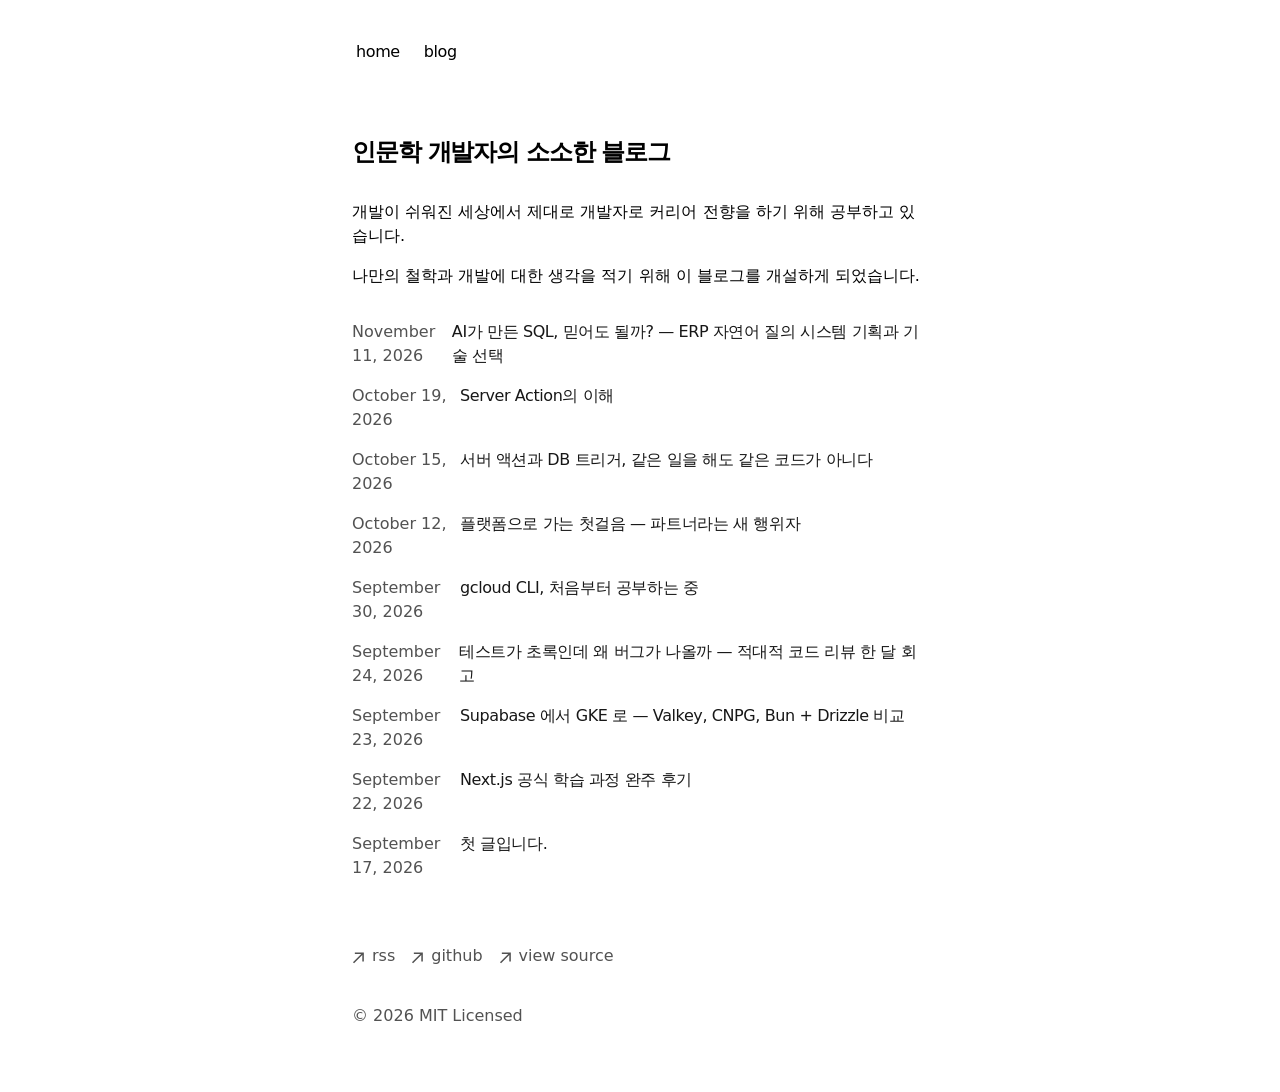
<file: index.html>
<!DOCTYPE html><!--oyrgmF1Dx3ictpBRRsKuO--><html lang="ko" class="text-black bg-white dark:text-white dark:bg-black geistsans_d5a4f12f-module__oi7R6W__variable geistmono_157ca88a-module__osPrOG__variable"><head><meta charSet="utf-8"/><meta name="viewport" content="width=device-width, initial-scale=1"/><link rel="preload" href="/_next/static/media/GeistMono_Variable.p.aabdd940.woff2" as="font" crossorigin="" type="font/woff2"/><link rel="preload" href="/_next/static/media/Geist_Variable-s.p.35889d8b.woff2" as="font" crossorigin="" type="font/woff2"/><link rel="stylesheet" href="/_next/static/chunks/dd1597630cc93c74.css" data-precedence="next"/><link rel="preload" as="script" fetchPriority="low" href="/_next/static/chunks/ae3509c3d6883f83.js"/><script src="/_next/static/chunks/a9077698ef76e11f.js" async=""></script><script src="/_next/static/chunks/7e861fa2f6e8dac3.js" async=""></script><script src="/_next/static/chunks/cb73eba711e282ea.js" async=""></script><script src="/_next/static/chunks/turbopack-9a8213828bfe24ab.js" async=""></script><script src="/_next/static/chunks/1af1dd91bd03bb80.js" async=""></script><script src="/_next/static/chunks/cc5639b053815f24.js" async=""></script><script src="/_next/static/chunks/4904848246fadb45.js" async=""></script><meta name="next-size-adjust" content=""/><title>인문학 개발자의 소소한 블로그</title><meta name="description" content="개발하면서 알게 된 지식과 지혜, 느낀점을 공유하기 위해 개설하였습니다."/><meta name="robots" content="index, follow"/><meta name="googlebot" content="index, follow, max-video-preview:-1, max-image-preview:large, max-snippet:-1"/><meta property="og:title" content="인문학 개발자의 소소한 블로그"/><meta property="og:description" content="개발하면서 알게 된 지식과 지혜, 느낀점을 공유하기 위해 개설하였습니다."/><meta property="og:url" content="https://ppaapp220022.github.io/"/><meta property="og:site_name" content="인문학 개발자의 소소한 블로그"/><meta property="og:locale" content="ko_KR"/><meta property="og:type" content="website"/><meta name="twitter:card" content="summary"/><meta name="twitter:title" content="인문학 개발자의 소소한 블로그"/><meta name="twitter:description" content="개발하면서 알게 된 지식과 지혜, 느낀점을 공유하기 위해 개설하였습니다."/><script src="/_next/static/chunks/a6dad97d9634a72d.js" noModule=""></script></head><body class="antialiased max-w-xl mx-4 mt-8 lg:mx-auto"><div hidden=""><!--$--><!--/$--></div><main class="flex-auto min-w-0 mt-6 flex flex-col px-2 md:px-0"><aside class="-ml-[8px] mb-16 tracking-tight"><div class="lg:sticky lg:top-20"><nav class="flex flex-row items-start relative px-0 pb-0 fade md:overflow-auto scroll-pr-6 md:relative" id="nav"><div class="flex flex-row space-x-0 pr-10"><a class="transition-all hover:text-neutral-800 dark:hover:text-neutral-200 flex align-middle relative py-1 px-2 m-1" href="/">home</a><a class="transition-all hover:text-neutral-800 dark:hover:text-neutral-200 flex align-middle relative py-1 px-2 m-1" href="/blog/">blog</a></div></nav></div></aside><section><h1 class="mb-8 text-2xl font-semibold tracking-tighter">인문학 개발자의 소소한 블로그</h1><p class="mb-4">개발이 쉬워진 세상에서 제대로 개발자로 커리어 전향을 하기 위해 공부하고 있습니다.</p><p class="mb-4">나만의 철학과 개발에 대한 생각을 적기 위해 이 블로그를 개설하게 되었습니다.</p><div class="my-8"><div><a class="flex flex-col space-y-1 mb-4" href="/blog/erp-nlq-permission-safe-text-to-sql/"><div class="w-full flex flex-col md:flex-row space-x-0 md:space-x-2"><p class="text-neutral-600 dark:text-neutral-400 w-[100px] tabular-nums">November 11, 2026</p><p class="text-neutral-900 dark:text-neutral-100 tracking-tight">AI가 만든 SQL, 믿어도 될까? — ERP 자연어 질의 시스템 기획과 기술 선택</p></div></a><a class="flex flex-col space-y-1 mb-4" href="/blog/server-action/"><div class="w-full flex flex-col md:flex-row space-x-0 md:space-x-2"><p class="text-neutral-600 dark:text-neutral-400 w-[100px] tabular-nums">October 19, 2026</p><p class="text-neutral-900 dark:text-neutral-100 tracking-tight">Server Action의 이해</p></div></a><a class="flex flex-col space-y-1 mb-4" href="/blog/db-trigger-vs-server-action/"><div class="w-full flex flex-col md:flex-row space-x-0 md:space-x-2"><p class="text-neutral-600 dark:text-neutral-400 w-[100px] tabular-nums">October 15, 2026</p><p class="text-neutral-900 dark:text-neutral-100 tracking-tight">서버 액션과 DB 트리거, 같은 일을 해도 같은 코드가 아니다</p></div></a><a class="flex flex-col space-y-1 mb-4" href="/blog/partner-center-platform/"><div class="w-full flex flex-col md:flex-row space-x-0 md:space-x-2"><p class="text-neutral-600 dark:text-neutral-400 w-[100px] tabular-nums">October 12, 2026</p><p class="text-neutral-900 dark:text-neutral-100 tracking-tight">플랫폼으로 가는 첫걸음 — 파트너라는 새 행위자</p></div></a><a class="flex flex-col space-y-1 mb-4" href="/blog/gcloud-cli-study/"><div class="w-full flex flex-col md:flex-row space-x-0 md:space-x-2"><p class="text-neutral-600 dark:text-neutral-400 w-[100px] tabular-nums">September 30, 2026</p><p class="text-neutral-900 dark:text-neutral-100 tracking-tight">gcloud CLI, 처음부터 공부하는 중</p></div></a><a class="flex flex-col space-y-1 mb-4" href="/blog/adversarial-code-review-retrospective/"><div class="w-full flex flex-col md:flex-row space-x-0 md:space-x-2"><p class="text-neutral-600 dark:text-neutral-400 w-[100px] tabular-nums">September 24, 2026</p><p class="text-neutral-900 dark:text-neutral-100 tracking-tight">테스트가 초록인데 왜 버그가 나올까 — 적대적 코드 리뷰 한 달 회고</p></div></a><a class="flex flex-col space-y-1 mb-4" href="/blog/supabase-to-gke-cnpg-valkey-drizzle/"><div class="w-full flex flex-col md:flex-row space-x-0 md:space-x-2"><p class="text-neutral-600 dark:text-neutral-400 w-[100px] tabular-nums">September 23, 2026</p><p class="text-neutral-900 dark:text-neutral-100 tracking-tight">Supabase 에서 GKE 로 — Valkey, CNPG, Bun + Drizzle 비교</p></div></a><a class="flex flex-col space-y-1 mb-4" href="/blog/nextjs-learn-course/"><div class="w-full flex flex-col md:flex-row space-x-0 md:space-x-2"><p class="text-neutral-600 dark:text-neutral-400 w-[100px] tabular-nums">September 22, 2026</p><p class="text-neutral-900 dark:text-neutral-100 tracking-tight">Next.js 공식 학습 과정 완주 후기</p></div></a><a class="flex flex-col space-y-1 mb-4" href="/blog/vim/"><div class="w-full flex flex-col md:flex-row space-x-0 md:space-x-2"><p class="text-neutral-600 dark:text-neutral-400 w-[100px] tabular-nums">September 17, 2026</p><p class="text-neutral-900 dark:text-neutral-100 tracking-tight">첫 글입니다.</p></div></a></div></div></section><!--$--><!--/$--><footer class="mb-16"><ul class="font-sm mt-8 flex flex-col space-x-0 space-y-2 text-neutral-600 md:flex-row md:space-x-4 md:space-y-0 dark:text-neutral-300"><li><a class="flex items-center transition-all hover:text-neutral-800 dark:hover:text-neutral-100" rel="noopener noreferrer" target="_blank" href="/rss"><svg width="12" height="12" viewBox="0 0 12 12" fill="none" xmlns="http://www.w3.org/2000/svg"><path d="M2.07102 11.3494L0.963068 10.2415L9.2017 1.98864H2.83807L2.85227 0.454545H11.8438V9.46023H10.2955L10.3097 3.09659L2.07102 11.3494Z" fill="currentColor"></path></svg><p class="ml-2 h-7">rss</p></a></li><li><a class="flex items-center transition-all hover:text-neutral-800 dark:hover:text-neutral-100" rel="noopener noreferrer" target="_blank" href="https://github.com/ppaapp220022"><svg width="12" height="12" viewBox="0 0 12 12" fill="none" xmlns="http://www.w3.org/2000/svg"><path d="M2.07102 11.3494L0.963068 10.2415L9.2017 1.98864H2.83807L2.85227 0.454545H11.8438V9.46023H10.2955L10.3097 3.09659L2.07102 11.3494Z" fill="currentColor"></path></svg><p class="ml-2 h-7">github</p></a></li><li><a class="flex items-center transition-all hover:text-neutral-800 dark:hover:text-neutral-100" rel="noopener noreferrer" target="_blank" href="https://github.com/ppaapp220022/ppaapp220022.github.io"><svg width="12" height="12" viewBox="0 0 12 12" fill="none" xmlns="http://www.w3.org/2000/svg"><path d="M2.07102 11.3494L0.963068 10.2415L9.2017 1.98864H2.83807L2.85227 0.454545H11.8438V9.46023H10.2955L10.3097 3.09659L2.07102 11.3494Z" fill="currentColor"></path></svg><p class="ml-2 h-7">view source</p></a></li></ul><p class="mt-8 text-neutral-600 dark:text-neutral-300">© <!-- -->2026<!-- --> MIT Licensed</p></footer></main><script src="/_next/static/chunks/ae3509c3d6883f83.js" id="_R_" async=""></script><script>(self.__next_f=self.__next_f||[]).push([0])</script><script>self.__next_f.push([1,"1:\"$Sreact.fragment\"\n2:I[70045,[\"/_next/static/chunks/1af1dd91bd03bb80.js\"],\"\"]\n3:I[56454,[\"/_next/static/chunks/cc5639b053815f24.js\",\"/_next/static/chunks/4904848246fadb45.js\"],\"default\"]\n4:I[10158,[\"/_next/static/chunks/cc5639b053815f24.js\",\"/_next/static/chunks/4904848246fadb45.js\"],\"default\"]\na:I[9442,[\"/_next/static/chunks/cc5639b053815f24.js\",\"/_next/static/chunks/4904848246fadb45.js\"],\"default\"]\n:HL[\"/_next/static/chunks/dd1597630cc93c74.css\",\"style\"]\n:HL[\"/_next/static/media/GeistMono_Variable.p.aabdd940.woff2\",\"font\",{\"crossOrigin\":\"\",\"type\":\"font/woff2\"}]\n:HL[\"/_next/static/media/Geist_Variable-s.p.35889d8b.woff2\",\"font\",{\"crossOrigin\":\"\",\"type\":\"font/woff2\"}]\n"])</script><script>self.__next_f.push([1,"0:{\"P\":null,\"b\":\"oyrgmF1Dx3ictpBRRsKuO\",\"c\":[\"\",\"\"],\"q\":\"\",\"i\":false,\"f\":[[[\"\",{\"children\":[\"__PAGE__\",{}]},\"$undefined\",\"$undefined\",true],[[\"$\",\"$1\",\"c\",{\"children\":[[[\"$\",\"link\",\"0\",{\"rel\":\"stylesheet\",\"href\":\"/_next/static/chunks/dd1597630cc93c74.css\",\"precedence\":\"next\",\"crossOrigin\":\"$undefined\",\"nonce\":\"$undefined\"}],[\"$\",\"script\",\"script-0\",{\"src\":\"/_next/static/chunks/1af1dd91bd03bb80.js\",\"async\":true,\"nonce\":\"$undefined\"}]],[\"$\",\"html\",null,{\"lang\":\"ko\",\"className\":\"text-black bg-white dark:text-white dark:bg-black geistsans_d5a4f12f-module__oi7R6W__variable geistmono_157ca88a-module__osPrOG__variable\",\"children\":[\"$\",\"body\",null,{\"className\":\"antialiased max-w-xl mx-4 mt-8 lg:mx-auto\",\"children\":[\"$\",\"main\",null,{\"className\":\"flex-auto min-w-0 mt-6 flex flex-col px-2 md:px-0\",\"children\":[[\"$\",\"aside\",null,{\"className\":\"-ml-[8px] mb-16 tracking-tight\",\"children\":[\"$\",\"div\",null,{\"className\":\"lg:sticky lg:top-20\",\"children\":[\"$\",\"nav\",null,{\"className\":\"flex flex-row items-start relative px-0 pb-0 fade md:overflow-auto scroll-pr-6 md:relative\",\"id\":\"nav\",\"children\":[\"$\",\"div\",null,{\"className\":\"flex flex-row space-x-0 pr-10\",\"children\":[[\"$\",\"$L2\",\"/\",{\"href\":\"/\",\"className\":\"transition-all hover:text-neutral-800 dark:hover:text-neutral-200 flex align-middle relative py-1 px-2 m-1\",\"children\":\"home\"}],[\"$\",\"$L2\",\"/blog\",{\"href\":\"/blog\",\"className\":\"transition-all hover:text-neutral-800 dark:hover:text-neutral-200 flex align-middle relative py-1 px-2 m-1\",\"children\":\"blog\"}]]}]}]}]}],[\"$\",\"$L3\",null,{\"parallelRouterKey\":\"children\",\"error\":\"$undefined\",\"errorStyles\":\"$undefined\",\"errorScripts\":\"$undefined\",\"template\":[\"$\",\"$L4\",null,{}],\"templateStyles\":\"$undefined\",\"templateScripts\":\"$undefined\",\"notFound\":[[\"$\",\"section\",null,{\"children\":[[\"$\",\"h1\",null,{\"className\":\"mb-8 text-2xl font-semibold tracking-tighter\",\"children\":\"404 - Page Not Found\"}],[\"$\",\"p\",null,{\"className\":\"mb-4\",\"children\":\"The page you are looking for does not exist.\"}]]}],[]],\"forbidden\":\"$undefined\",\"unauthorized\":\"$undefined\"}],[\"$\",\"footer\",null,{\"className\":\"mb-16\",\"children\":[[\"$\",\"ul\",null,{\"className\":\"font-sm mt-8 flex flex-col space-x-0 space-y-2 text-neutral-600 md:flex-row md:space-x-4 md:space-y-0 dark:text-neutral-300\",\"children\":[[\"$\",\"li\",null,{\"children\":[\"$\",\"a\",null,{\"className\":\"flex items-center transition-all hover:text-neutral-800 dark:hover:text-neutral-100\",\"rel\":\"noopener noreferrer\",\"target\":\"_blank\",\"href\":\"/rss\",\"children\":[[\"$\",\"svg\",null,{\"width\":\"12\",\"height\":\"12\",\"viewBox\":\"0 0 12 12\",\"fill\":\"none\",\"xmlns\":\"http://www.w3.org/2000/svg\",\"children\":[\"$\",\"path\",null,{\"d\":\"M2.07102 11.3494L0.963068 10.2415L9.2017 1.98864H2.83807L2.85227 0.454545H11.8438V9.46023H10.2955L10.3097 3.09659L2.07102 11.3494Z\",\"fill\":\"currentColor\"}]}],[\"$\",\"p\",null,{\"className\":\"ml-2 h-7\",\"children\":\"rss\"}]]}]}],[\"$\",\"li\",null,{\"children\":[\"$\",\"a\",null,{\"className\":\"flex items-center transition-all hover:text-neutral-800 dark:hover:text-neutral-100\",\"rel\":\"noopener noreferrer\",\"target\":\"_blank\",\"href\":\"https://github.com/ppaapp220022\",\"children\":[[\"$\",\"svg\",null,{\"width\":\"12\",\"height\":\"12\",\"viewBox\":\"0 0 12 12\",\"fill\":\"none\",\"xmlns\":\"http://www.w3.org/2000/svg\",\"children\":[\"$\",\"path\",null,{\"d\":\"M2.07102 11.3494L0.963068 10.2415L9.2017 1.98864H2.83807L2.85227 0.454545H11.8438V9.46023H10.2955L10.3097 3.09659L2.07102 11.3494Z\",\"fill\":\"currentColor\"}]}],[\"$\",\"p\",null,{\"className\":\"ml-2 h-7\",\"children\":\"github\"}]]}]}],[\"$\",\"li\",null,{\"children\":[\"$\",\"a\",null,{\"className\":\"flex items-center transition-all hover:text-neutral-800 dark:hover:text-neutral-100\",\"rel\":\"noopener noreferrer\",\"target\":\"_blank\",\"href\":\"https://github.com/ppaapp220022/ppaapp220022.github.io\",\"children\":[[\"$\",\"svg\",null,{\"width\":\"12\",\"height\":\"12\",\"viewBox\":\"0 0 12 12\",\"fill\":\"none\",\"xmlns\":\"http://www.w3.org/2000/svg\",\"children\":[\"$\",\"path\",null,{\"d\":\"M2.07102 11.3494L0.963068 10.2415L9.2017 1.98864H2.83807L2.85227 0.454545H11.8438V9.46023H10.2955L10.3097 3.09659L2.07102 11.3494Z\",\"fill\":\"currentColor\"}]}],[\"$\",\"p\",null,{\"className\":\"ml-2 h-7\",\"children\":\"view source\"}]]}]}]]}],[\"$\",\"p\",null,{\"className\":\"mt-8 text-neutral-600 dark:text-neutral-300\",\"children\":[\"© \",2026,\" MIT Licensed\"]}]]}]]}]}]}]]}],{\"children\":[[\"$\",\"$1\",\"c\",{\"children\":[[\"$\",\"section\",null,{\"children\":[[\"$\",\"h1\",null,{\"className\":\"mb-8 text-2xl font-semibold tracking-tighter\",\"children\":\"인문학 개발자의 소소한 블로그\"}],\"$L5\",\"$L6\",\"$L7\"]}],null,\"$L8\"]}],{},null,false,false]},null,false,false],\"$L9\",false]],\"m\":\"$undefined\",\"G\":[\"$a\",[]],\"S\":true}\n"])</script><script>self.__next_f.push([1,"c:I[25151,[\"/_next/static/chunks/cc5639b053815f24.js\",\"/_next/static/chunks/4904848246fadb45.js\"],\"OutletBoundary\"]\nd:\"$Sreact.suspense\"\nf:I[25151,[\"/_next/static/chunks/cc5639b053815f24.js\",\"/_next/static/chunks/4904848246fadb45.js\"],\"ViewportBoundary\"]\n11:I[25151,[\"/_next/static/chunks/cc5639b053815f24.js\",\"/_next/static/chunks/4904848246fadb45.js\"],\"MetadataBoundary\"]\n5:[\"$\",\"p\",null,{\"className\":\"mb-4\",\"children\":\"개발이 쉬워진 세상에서 제대로 개발자로 커리어 전향을 하기 위해 공부하고 있습니다.\"}]\n6:[\"$\",\"p\",null,{\"className\":\"mb-4\",\"children\":\"나만의 철학과 개발에 대한 생각을 적기 위해 이 블로그를 개설하게 되었습니다.\"}]\n"])</script><script>self.__next_f.push([1,"7:[\"$\",\"div\",null,{\"className\":\"my-8\",\"children\":[\"$\",\"div\",null,{\"children\":[[\"$\",\"$L2\",\"erp-nlq-permission-safe-text-to-sql\",{\"className\":\"flex flex-col space-y-1 mb-4\",\"href\":\"/blog/erp-nlq-permission-safe-text-to-sql\",\"children\":[\"$\",\"div\",null,{\"className\":\"w-full flex flex-col md:flex-row space-x-0 md:space-x-2\",\"children\":[[\"$\",\"p\",null,{\"className\":\"text-neutral-600 dark:text-neutral-400 w-[100px] tabular-nums\",\"children\":\"November 11, 2026\"}],[\"$\",\"p\",null,{\"className\":\"text-neutral-900 dark:text-neutral-100 tracking-tight\",\"children\":\"AI가 만든 SQL, 믿어도 될까? — ERP 자연어 질의 시스템 기획과 기술 선택\"}]]}]}],[\"$\",\"$L2\",\"server-action\",{\"className\":\"flex flex-col space-y-1 mb-4\",\"href\":\"/blog/server-action\",\"children\":[\"$\",\"div\",null,{\"className\":\"w-full flex flex-col md:flex-row space-x-0 md:space-x-2\",\"children\":[[\"$\",\"p\",null,{\"className\":\"text-neutral-600 dark:text-neutral-400 w-[100px] tabular-nums\",\"children\":\"October 19, 2026\"}],[\"$\",\"p\",null,{\"className\":\"text-neutral-900 dark:text-neutral-100 tracking-tight\",\"children\":\"Server Action의 이해\"}]]}]}],[\"$\",\"$L2\",\"db-trigger-vs-server-action\",{\"className\":\"flex flex-col space-y-1 mb-4\",\"href\":\"/blog/db-trigger-vs-server-action\",\"children\":[\"$\",\"div\",null,{\"className\":\"w-full flex flex-col md:flex-row space-x-0 md:space-x-2\",\"children\":[[\"$\",\"p\",null,{\"className\":\"text-neutral-600 dark:text-neutral-400 w-[100px] tabular-nums\",\"children\":\"October 15, 2026\"}],[\"$\",\"p\",null,{\"className\":\"text-neutral-900 dark:text-neutral-100 tracking-tight\",\"children\":\"서버 액션과 DB 트리거, 같은 일을 해도 같은 코드가 아니다\"}]]}]}],[\"$\",\"$L2\",\"partner-center-platform\",{\"className\":\"flex flex-col space-y-1 mb-4\",\"href\":\"/blog/partner-center-platform\",\"children\":[\"$\",\"div\",null,{\"className\":\"w-full flex flex-col md:flex-row space-x-0 md:space-x-2\",\"children\":[[\"$\",\"p\",null,{\"className\":\"text-neutral-600 dark:text-neutral-400 w-[100px] tabular-nums\",\"children\":\"October 12, 2026\"}],[\"$\",\"p\",null,{\"className\":\"text-neutral-900 dark:text-neutral-100 tracking-tight\",\"children\":\"플랫폼으로 가는 첫걸음 — 파트너라는 새 행위자\"}]]}]}],[\"$\",\"$L2\",\"gcloud-cli-study\",{\"className\":\"flex flex-col space-y-1 mb-4\",\"href\":\"/blog/gcloud-cli-study\",\"children\":[\"$\",\"div\",null,{\"className\":\"w-full flex flex-col md:flex-row space-x-0 md:space-x-2\",\"children\":[[\"$\",\"p\",null,{\"className\":\"text-neutral-600 dark:text-neutral-400 w-[100px] tabular-nums\",\"children\":\"September 30, 2026\"}],[\"$\",\"p\",null,{\"className\":\"text-neutral-900 dark:text-neutral-100 tracking-tight\",\"children\":\"gcloud CLI, 처음부터 공부하는 중\"}]]}]}],[\"$\",\"$L2\",\"adversarial-code-review-retrospective\",{\"className\":\"flex flex-col space-y-1 mb-4\",\"href\":\"/blog/adversarial-code-review-retrospective\",\"children\":[\"$\",\"div\",null,{\"className\":\"w-full flex flex-col md:flex-row space-x-0 md:space-x-2\",\"children\":[[\"$\",\"p\",null,{\"className\":\"text-neutral-600 dark:text-neutral-400 w-[100px] tabular-nums\",\"children\":\"September 24, 2026\"}],[\"$\",\"p\",null,{\"className\":\"text-neutral-900 dark:text-neutral-100 tracking-tight\",\"children\":\"테스트가 초록인데 왜 버그가 나올까 — 적대적 코드 리뷰 한 달 회고\"}]]}]}],[\"$\",\"$L2\",\"supabase-to-gke-cnpg-valkey-drizzle\",{\"className\":\"flex flex-col space-y-1 mb-4\",\"href\":\"/blog/supabase-to-gke-cnpg-valkey-drizzle\",\"children\":[\"$\",\"div\",null,{\"className\":\"w-full flex flex-col md:flex-row space-x-0 md:space-x-2\",\"children\":[[\"$\",\"p\",null,{\"className\":\"text-neutral-600 dark:text-neutral-400 w-[100px] tabular-nums\",\"children\":\"September 23, 2026\"}],[\"$\",\"p\",null,{\"className\":\"text-neutral-900 dark:text-neutral-100 tracking-tight\",\"children\":\"Supabase 에서 GKE 로 — Valkey, CNPG, Bun + Drizzle 비교\"}]]}]}],[\"$\",\"$L2\",\"nextjs-learn-course\",{\"className\":\"flex flex-col space-y-1 mb-4\",\"href\":\"/blog/nextjs-learn-course\",\"children\":[\"$\",\"div\",null,{\"className\":\"w-full flex flex-col md:flex-row space-x-0 md:space-x-2\",\"children\":[[\"$\",\"p\",null,{\"className\":\"text-neutral-600 dark:text-neutral-400 w-[100px] tabular-nums\",\"children\":\"September 22, 2026\"}],[\"$\",\"p\",null,{\"className\":\"text-neutral-900 dark:text-neutral-100 tracking-tight\",\"children\":\"Next.js 공식 학습 과정 완주 후기\"}]]}]}],\"$Lb\"]}]}]\n"])</script><script>self.__next_f.push([1,"8:[\"$\",\"$Lc\",null,{\"children\":[\"$\",\"$d\",null,{\"name\":\"Next.MetadataOutlet\",\"children\":\"$@e\"}]}]\n9:[\"$\",\"$1\",\"h\",{\"children\":[null,[\"$\",\"$Lf\",null,{\"children\":\"$@10\"}],[\"$\",\"div\",null,{\"hidden\":true,\"children\":[\"$\",\"$L11\",null,{\"children\":[\"$\",\"$d\",null,{\"name\":\"Next.Metadata\",\"children\":\"$@12\"}]}]}],[\"$\",\"meta\",null,{\"name\":\"next-size-adjust\",\"content\":\"\"}]]}]\n"])</script><script>self.__next_f.push([1,"b:[\"$\",\"$L2\",\"vim\",{\"className\":\"flex flex-col space-y-1 mb-4\",\"href\":\"/blog/vim\",\"children\":[\"$\",\"div\",null,{\"className\":\"w-full flex flex-col md:flex-row space-x-0 md:space-x-2\",\"children\":[[\"$\",\"p\",null,{\"className\":\"text-neutral-600 dark:text-neutral-400 w-[100px] tabular-nums\",\"children\":\"September 17, 2026\"}],[\"$\",\"p\",null,{\"className\":\"text-neutral-900 dark:text-neutral-100 tracking-tight\",\"children\":\"첫 글입니다.\"}]]}]}]\n"])</script><script>self.__next_f.push([1,"10:[[\"$\",\"meta\",\"0\",{\"charSet\":\"utf-8\"}],[\"$\",\"meta\",\"1\",{\"name\":\"viewport\",\"content\":\"width=device-width, initial-scale=1\"}]]\n"])</script><script>self.__next_f.push([1,"12:[[\"$\",\"title\",\"0\",{\"children\":\"인문학 개발자의 소소한 블로그\"}],[\"$\",\"meta\",\"1\",{\"name\":\"description\",\"content\":\"개발하면서 알게 된 지식과 지혜, 느낀점을 공유하기 위해 개설하였습니다.\"}],[\"$\",\"meta\",\"2\",{\"name\":\"robots\",\"content\":\"index, follow\"}],[\"$\",\"meta\",\"3\",{\"name\":\"googlebot\",\"content\":\"index, follow, max-video-preview:-1, max-image-preview:large, max-snippet:-1\"}],[\"$\",\"meta\",\"4\",{\"property\":\"og:title\",\"content\":\"인문학 개발자의 소소한 블로그\"}],[\"$\",\"meta\",\"5\",{\"property\":\"og:description\",\"content\":\"개발하면서 알게 된 지식과 지혜, 느낀점을 공유하기 위해 개설하였습니다.\"}],[\"$\",\"meta\",\"6\",{\"property\":\"og:url\",\"content\":\"https://ppaapp220022.github.io/\"}],[\"$\",\"meta\",\"7\",{\"property\":\"og:site_name\",\"content\":\"인문학 개발자의 소소한 블로그\"}],[\"$\",\"meta\",\"8\",{\"property\":\"og:locale\",\"content\":\"ko_KR\"}],[\"$\",\"meta\",\"9\",{\"property\":\"og:type\",\"content\":\"website\"}],[\"$\",\"meta\",\"10\",{\"name\":\"twitter:card\",\"content\":\"summary\"}],[\"$\",\"meta\",\"11\",{\"name\":\"twitter:title\",\"content\":\"인문학 개발자의 소소한 블로그\"}],[\"$\",\"meta\",\"12\",{\"name\":\"twitter:description\",\"content\":\"개발하면서 알게 된 지식과 지혜, 느낀점을 공유하기 위해 개설하였습니다.\"}]]\ne:null\n"])</script></body></html>
</file>
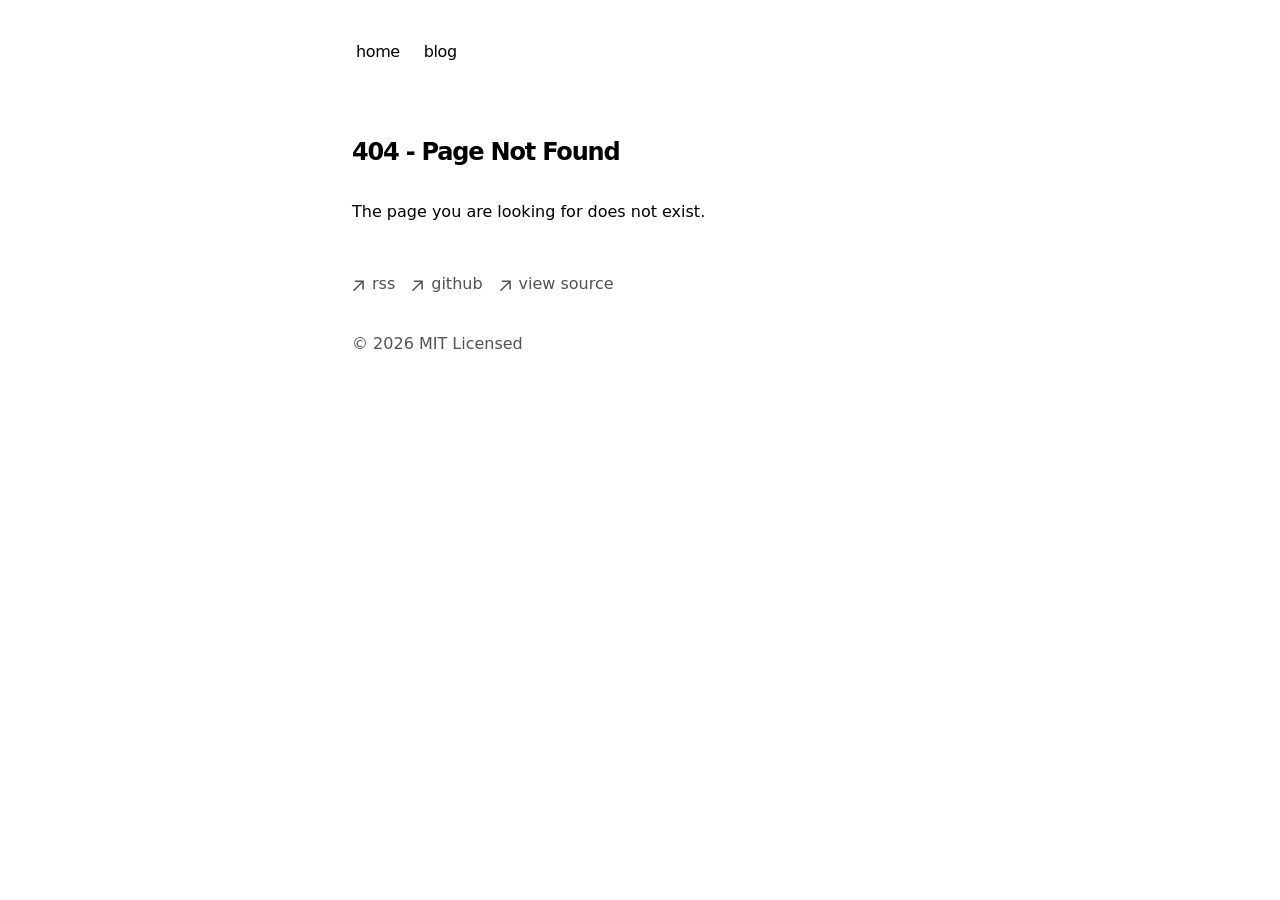
<file: 404/index.html>
<!DOCTYPE html><!--oyrgmF1Dx3ictpBRRsKuO--><html lang="ko" class="text-black bg-white dark:text-white dark:bg-black geistsans_d5a4f12f-module__oi7R6W__variable geistmono_157ca88a-module__osPrOG__variable"><head><meta charSet="utf-8"/><meta name="viewport" content="width=device-width, initial-scale=1"/><link rel="stylesheet" href="/_next/static/chunks/dd1597630cc93c74.css" data-precedence="next"/><link rel="preload" as="script" fetchPriority="low" href="/_next/static/chunks/ae3509c3d6883f83.js"/><script src="/_next/static/chunks/a9077698ef76e11f.js" async=""></script><script src="/_next/static/chunks/7e861fa2f6e8dac3.js" async=""></script><script src="/_next/static/chunks/cb73eba711e282ea.js" async=""></script><script src="/_next/static/chunks/turbopack-9a8213828bfe24ab.js" async=""></script><script src="/_next/static/chunks/1af1dd91bd03bb80.js" async=""></script><script src="/_next/static/chunks/4904848246fadb45.js" async=""></script><meta name="robots" content="noindex"/><meta name="next-size-adjust" content=""/><title>인문학 개발자의 소소한 블로그</title><meta name="description" content="개발하면서 알게 된 지식과 지혜, 느낀점을 공유하기 위해 개설하였습니다."/><meta name="robots" content="index, follow"/><meta name="googlebot" content="index, follow, max-video-preview:-1, max-image-preview:large, max-snippet:-1"/><meta property="og:title" content="인문학 개발자의 소소한 블로그"/><meta property="og:description" content="개발하면서 알게 된 지식과 지혜, 느낀점을 공유하기 위해 개설하였습니다."/><meta property="og:url" content="https://ppaapp220022.github.io/"/><meta property="og:site_name" content="인문학 개발자의 소소한 블로그"/><meta property="og:locale" content="ko_KR"/><meta property="og:type" content="website"/><meta name="twitter:card" content="summary"/><meta name="twitter:title" content="인문학 개발자의 소소한 블로그"/><meta name="twitter:description" content="개발하면서 알게 된 지식과 지혜, 느낀점을 공유하기 위해 개설하였습니다."/><script src="/_next/static/chunks/a6dad97d9634a72d.js" noModule=""></script></head><body class="antialiased max-w-xl mx-4 mt-8 lg:mx-auto"><div hidden=""><!--$--><!--/$--></div><main class="flex-auto min-w-0 mt-6 flex flex-col px-2 md:px-0"><aside class="-ml-[8px] mb-16 tracking-tight"><div class="lg:sticky lg:top-20"><nav class="flex flex-row items-start relative px-0 pb-0 fade md:overflow-auto scroll-pr-6 md:relative" id="nav"><div class="flex flex-row space-x-0 pr-10"><a class="transition-all hover:text-neutral-800 dark:hover:text-neutral-200 flex align-middle relative py-1 px-2 m-1" href="/">home</a><a class="transition-all hover:text-neutral-800 dark:hover:text-neutral-200 flex align-middle relative py-1 px-2 m-1" href="/blog/">blog</a></div></nav></div></aside><section><h1 class="mb-8 text-2xl font-semibold tracking-tighter">404 - Page Not Found</h1><p class="mb-4">The page you are looking for does not exist.</p></section><!--$--><!--/$--><footer class="mb-16"><ul class="font-sm mt-8 flex flex-col space-x-0 space-y-2 text-neutral-600 md:flex-row md:space-x-4 md:space-y-0 dark:text-neutral-300"><li><a class="flex items-center transition-all hover:text-neutral-800 dark:hover:text-neutral-100" rel="noopener noreferrer" target="_blank" href="/rss"><svg width="12" height="12" viewBox="0 0 12 12" fill="none" xmlns="http://www.w3.org/2000/svg"><path d="M2.07102 11.3494L0.963068 10.2415L9.2017 1.98864H2.83807L2.85227 0.454545H11.8438V9.46023H10.2955L10.3097 3.09659L2.07102 11.3494Z" fill="currentColor"></path></svg><p class="ml-2 h-7">rss</p></a></li><li><a class="flex items-center transition-all hover:text-neutral-800 dark:hover:text-neutral-100" rel="noopener noreferrer" target="_blank" href="https://github.com/ppaapp220022"><svg width="12" height="12" viewBox="0 0 12 12" fill="none" xmlns="http://www.w3.org/2000/svg"><path d="M2.07102 11.3494L0.963068 10.2415L9.2017 1.98864H2.83807L2.85227 0.454545H11.8438V9.46023H10.2955L10.3097 3.09659L2.07102 11.3494Z" fill="currentColor"></path></svg><p class="ml-2 h-7">github</p></a></li><li><a class="flex items-center transition-all hover:text-neutral-800 dark:hover:text-neutral-100" rel="noopener noreferrer" target="_blank" href="https://github.com/ppaapp220022/ppaapp220022.github.io"><svg width="12" height="12" viewBox="0 0 12 12" fill="none" xmlns="http://www.w3.org/2000/svg"><path d="M2.07102 11.3494L0.963068 10.2415L9.2017 1.98864H2.83807L2.85227 0.454545H11.8438V9.46023H10.2955L10.3097 3.09659L2.07102 11.3494Z" fill="currentColor"></path></svg><p class="ml-2 h-7">view source</p></a></li></ul><p class="mt-8 text-neutral-600 dark:text-neutral-300">© <!-- -->2026<!-- --> MIT Licensed</p></footer></main><script src="/_next/static/chunks/ae3509c3d6883f83.js" id="_R_" async=""></script><script>(self.__next_f=self.__next_f||[]).push([0])</script><script>self.__next_f.push([1,"1:\"$Sreact.fragment\"\n2:I[70045,[\"/_next/static/chunks/1af1dd91bd03bb80.js\",\"/_next/static/chunks/4904848246fadb45.js\"],\"\"]\n3:I[56454,[\"/_next/static/chunks/1af1dd91bd03bb80.js\",\"/_next/static/chunks/4904848246fadb45.js\"],\"default\"]\n4:I[10158,[\"/_next/static/chunks/1af1dd91bd03bb80.js\",\"/_next/static/chunks/4904848246fadb45.js\"],\"default\"]\n8:I[9442,[\"/_next/static/chunks/1af1dd91bd03bb80.js\",\"/_next/static/chunks/4904848246fadb45.js\"],\"default\"]\n:HL[\"/_next/static/chunks/dd1597630cc93c74.css\",\"style\"]\n"])</script><script>self.__next_f.push([1,"0:{\"P\":null,\"b\":\"oyrgmF1Dx3ictpBRRsKuO\",\"c\":[\"\",\"_not-found\",\"\"],\"q\":\"\",\"i\":false,\"f\":[[[\"\",{\"children\":[\"/_not-found\",{\"children\":[\"__PAGE__\",{}]}]},\"$undefined\",\"$undefined\",true],[[\"$\",\"$1\",\"c\",{\"children\":[[[\"$\",\"link\",\"0\",{\"rel\":\"stylesheet\",\"href\":\"/_next/static/chunks/dd1597630cc93c74.css\",\"precedence\":\"next\",\"crossOrigin\":\"$undefined\",\"nonce\":\"$undefined\"}],[\"$\",\"script\",\"script-0\",{\"src\":\"/_next/static/chunks/1af1dd91bd03bb80.js\",\"async\":true,\"nonce\":\"$undefined\"}],[\"$\",\"script\",\"script-1\",{\"src\":\"/_next/static/chunks/4904848246fadb45.js\",\"async\":true,\"nonce\":\"$undefined\"}]],[\"$\",\"html\",null,{\"lang\":\"ko\",\"className\":\"text-black bg-white dark:text-white dark:bg-black geistsans_d5a4f12f-module__oi7R6W__variable geistmono_157ca88a-module__osPrOG__variable\",\"children\":[\"$\",\"body\",null,{\"className\":\"antialiased max-w-xl mx-4 mt-8 lg:mx-auto\",\"children\":[\"$\",\"main\",null,{\"className\":\"flex-auto min-w-0 mt-6 flex flex-col px-2 md:px-0\",\"children\":[[\"$\",\"aside\",null,{\"className\":\"-ml-[8px] mb-16 tracking-tight\",\"children\":[\"$\",\"div\",null,{\"className\":\"lg:sticky lg:top-20\",\"children\":[\"$\",\"nav\",null,{\"className\":\"flex flex-row items-start relative px-0 pb-0 fade md:overflow-auto scroll-pr-6 md:relative\",\"id\":\"nav\",\"children\":[\"$\",\"div\",null,{\"className\":\"flex flex-row space-x-0 pr-10\",\"children\":[[\"$\",\"$L2\",\"/\",{\"href\":\"/\",\"className\":\"transition-all hover:text-neutral-800 dark:hover:text-neutral-200 flex align-middle relative py-1 px-2 m-1\",\"children\":\"home\"}],[\"$\",\"$L2\",\"/blog\",{\"href\":\"/blog\",\"className\":\"transition-all hover:text-neutral-800 dark:hover:text-neutral-200 flex align-middle relative py-1 px-2 m-1\",\"children\":\"blog\"}]]}]}]}]}],[\"$\",\"$L3\",null,{\"parallelRouterKey\":\"children\",\"error\":\"$undefined\",\"errorStyles\":\"$undefined\",\"errorScripts\":\"$undefined\",\"template\":[\"$\",\"$L4\",null,{}],\"templateStyles\":\"$undefined\",\"templateScripts\":\"$undefined\",\"notFound\":[[\"$\",\"section\",null,{\"children\":[[\"$\",\"h1\",null,{\"className\":\"mb-8 text-2xl font-semibold tracking-tighter\",\"children\":\"404 - Page Not Found\"}],[\"$\",\"p\",null,{\"className\":\"mb-4\",\"children\":\"The page you are looking for does not exist.\"}]]}],[]],\"forbidden\":\"$undefined\",\"unauthorized\":\"$undefined\"}],[\"$\",\"footer\",null,{\"className\":\"mb-16\",\"children\":[[\"$\",\"ul\",null,{\"className\":\"font-sm mt-8 flex flex-col space-x-0 space-y-2 text-neutral-600 md:flex-row md:space-x-4 md:space-y-0 dark:text-neutral-300\",\"children\":[[\"$\",\"li\",null,{\"children\":[\"$\",\"a\",null,{\"className\":\"flex items-center transition-all hover:text-neutral-800 dark:hover:text-neutral-100\",\"rel\":\"noopener noreferrer\",\"target\":\"_blank\",\"href\":\"/rss\",\"children\":[[\"$\",\"svg\",null,{\"width\":\"12\",\"height\":\"12\",\"viewBox\":\"0 0 12 12\",\"fill\":\"none\",\"xmlns\":\"http://www.w3.org/2000/svg\",\"children\":[\"$\",\"path\",null,{\"d\":\"M2.07102 11.3494L0.963068 10.2415L9.2017 1.98864H2.83807L2.85227 0.454545H11.8438V9.46023H10.2955L10.3097 3.09659L2.07102 11.3494Z\",\"fill\":\"currentColor\"}]}],[\"$\",\"p\",null,{\"className\":\"ml-2 h-7\",\"children\":\"rss\"}]]}]}],[\"$\",\"li\",null,{\"children\":[\"$\",\"a\",null,{\"className\":\"flex items-center transition-all hover:text-neutral-800 dark:hover:text-neutral-100\",\"rel\":\"noopener noreferrer\",\"target\":\"_blank\",\"href\":\"https://github.com/ppaapp220022\",\"children\":[[\"$\",\"svg\",null,{\"width\":\"12\",\"height\":\"12\",\"viewBox\":\"0 0 12 12\",\"fill\":\"none\",\"xmlns\":\"http://www.w3.org/2000/svg\",\"children\":[\"$\",\"path\",null,{\"d\":\"M2.07102 11.3494L0.963068 10.2415L9.2017 1.98864H2.83807L2.85227 0.454545H11.8438V9.46023H10.2955L10.3097 3.09659L2.07102 11.3494Z\",\"fill\":\"currentColor\"}]}],[\"$\",\"p\",null,{\"className\":\"ml-2 h-7\",\"children\":\"github\"}]]}]}],[\"$\",\"li\",null,{\"children\":[\"$\",\"a\",null,{\"className\":\"flex items-center transition-all hover:text-neutral-800 dark:hover:text-neutral-100\",\"rel\":\"noopener noreferrer\",\"target\":\"_blank\",\"href\":\"https://github.com/ppaapp220022/ppaapp220022.github.io\",\"children\":[[\"$\",\"svg\",null,{\"width\":\"12\",\"height\":\"12\",\"viewBox\":\"0 0 12 12\",\"fill\":\"none\",\"xmlns\":\"http://www.w3.org/2000/svg\",\"children\":[\"$\",\"path\",null,{\"d\":\"M2.07102 11.3494L0.963068 10.2415L9.2017 1.98864H2.83807L2.85227 0.454545H11.8438V9.46023H10.2955L10.3097 3.09659L2.07102 11.3494Z\",\"fill\":\"currentColor\"}]}],[\"$\",\"p\",null,{\"className\":\"ml-2 h-7\",\"children\":\"view source\"}]]}]}]]}],[\"$\",\"p\",null,{\"className\":\"mt-8 text-neutral-600 dark:text-neutral-300\",\"children\":[\"© \",2026,\" MIT Licensed\"]}]]}]]}]}]}]]}],{\"children\":[[\"$\",\"$1\",\"c\",{\"children\":[null,\"$L5\"]}],{\"children\":[\"$L6\",{},null,false,false]},null,false,false]},null,false,false],\"$L7\",false]],\"m\":\"$undefined\",\"G\":[\"$8\",\"$undefined\"],\"S\":true}\n"])</script><script>self.__next_f.push([1,"9:I[25151,[\"/_next/static/chunks/1af1dd91bd03bb80.js\",\"/_next/static/chunks/4904848246fadb45.js\"],\"OutletBoundary\"]\na:\"$Sreact.suspense\"\nc:I[25151,[\"/_next/static/chunks/1af1dd91bd03bb80.js\",\"/_next/static/chunks/4904848246fadb45.js\"],\"ViewportBoundary\"]\ne:I[25151,[\"/_next/static/chunks/1af1dd91bd03bb80.js\",\"/_next/static/chunks/4904848246fadb45.js\"],\"MetadataBoundary\"]\n5:[\"$\",\"$L3\",null,{\"parallelRouterKey\":\"children\",\"error\":\"$undefined\",\"errorStyles\":\"$undefined\",\"errorScripts\":\"$undefined\",\"template\":[\"$\",\"$L4\",null,{}],\"templateStyles\":\"$undefined\",\"templateScripts\":\"$undefined\",\"notFound\":\"$undefined\",\"forbidden\":\"$undefined\",\"unauthorized\":\"$undefined\"}]\n6:[\"$\",\"$1\",\"c\",{\"children\":[[\"$\",\"section\",null,{\"children\":[[\"$\",\"h1\",null,{\"className\":\"mb-8 text-2xl font-semibold tracking-tighter\",\"children\":\"404 - Page Not Found\"}],[\"$\",\"p\",null,{\"className\":\"mb-4\",\"children\":\"The page you are looking for does not exist.\"}]]}],null,[\"$\",\"$L9\",null,{\"children\":[\"$\",\"$a\",null,{\"name\":\"Next.MetadataOutlet\",\"children\":\"$@b\"}]}]]}]\n7:[\"$\",\"$1\",\"h\",{\"children\":[[\"$\",\"meta\",null,{\"name\":\"robots\",\"content\":\"noindex\"}],[\"$\",\"$Lc\",null,{\"children\":\"$@d\"}],[\"$\",\"div\",null,{\"hidden\":true,\"children\":[\"$\",\"$Le\",null,{\"children\":[\"$\",\"$a\",null,{\"name\":\"Next.Metadata\",\"children\":\"$@f\"}]}]}],[\"$\",\"meta\",null,{\"name\":\"next-size-adjust\",\"content\":\"\"}]]}]\n"])</script><script>self.__next_f.push([1,"d:[[\"$\",\"meta\",\"0\",{\"charSet\":\"utf-8\"}],[\"$\",\"meta\",\"1\",{\"name\":\"viewport\",\"content\":\"width=device-width, initial-scale=1\"}]]\n"])</script><script>self.__next_f.push([1,"f:[[\"$\",\"title\",\"0\",{\"children\":\"인문학 개발자의 소소한 블로그\"}],[\"$\",\"meta\",\"1\",{\"name\":\"description\",\"content\":\"개발하면서 알게 된 지식과 지혜, 느낀점을 공유하기 위해 개설하였습니다.\"}],[\"$\",\"meta\",\"2\",{\"name\":\"robots\",\"content\":\"index, follow\"}],[\"$\",\"meta\",\"3\",{\"name\":\"googlebot\",\"content\":\"index, follow, max-video-preview:-1, max-image-preview:large, max-snippet:-1\"}],[\"$\",\"meta\",\"4\",{\"property\":\"og:title\",\"content\":\"인문학 개발자의 소소한 블로그\"}],[\"$\",\"meta\",\"5\",{\"property\":\"og:description\",\"content\":\"개발하면서 알게 된 지식과 지혜, 느낀점을 공유하기 위해 개설하였습니다.\"}],[\"$\",\"meta\",\"6\",{\"property\":\"og:url\",\"content\":\"https://ppaapp220022.github.io/\"}],[\"$\",\"meta\",\"7\",{\"property\":\"og:site_name\",\"content\":\"인문학 개발자의 소소한 블로그\"}],[\"$\",\"meta\",\"8\",{\"property\":\"og:locale\",\"content\":\"ko_KR\"}],[\"$\",\"meta\",\"9\",{\"property\":\"og:type\",\"content\":\"website\"}],[\"$\",\"meta\",\"10\",{\"name\":\"twitter:card\",\"content\":\"summary\"}],[\"$\",\"meta\",\"11\",{\"name\":\"twitter:title\",\"content\":\"인문학 개발자의 소소한 블로그\"}],[\"$\",\"meta\",\"12\",{\"name\":\"twitter:description\",\"content\":\"개발하면서 알게 된 지식과 지혜, 느낀점을 공유하기 위해 개설하였습니다.\"}]]\nb:null\n"])</script></body></html>
</file>
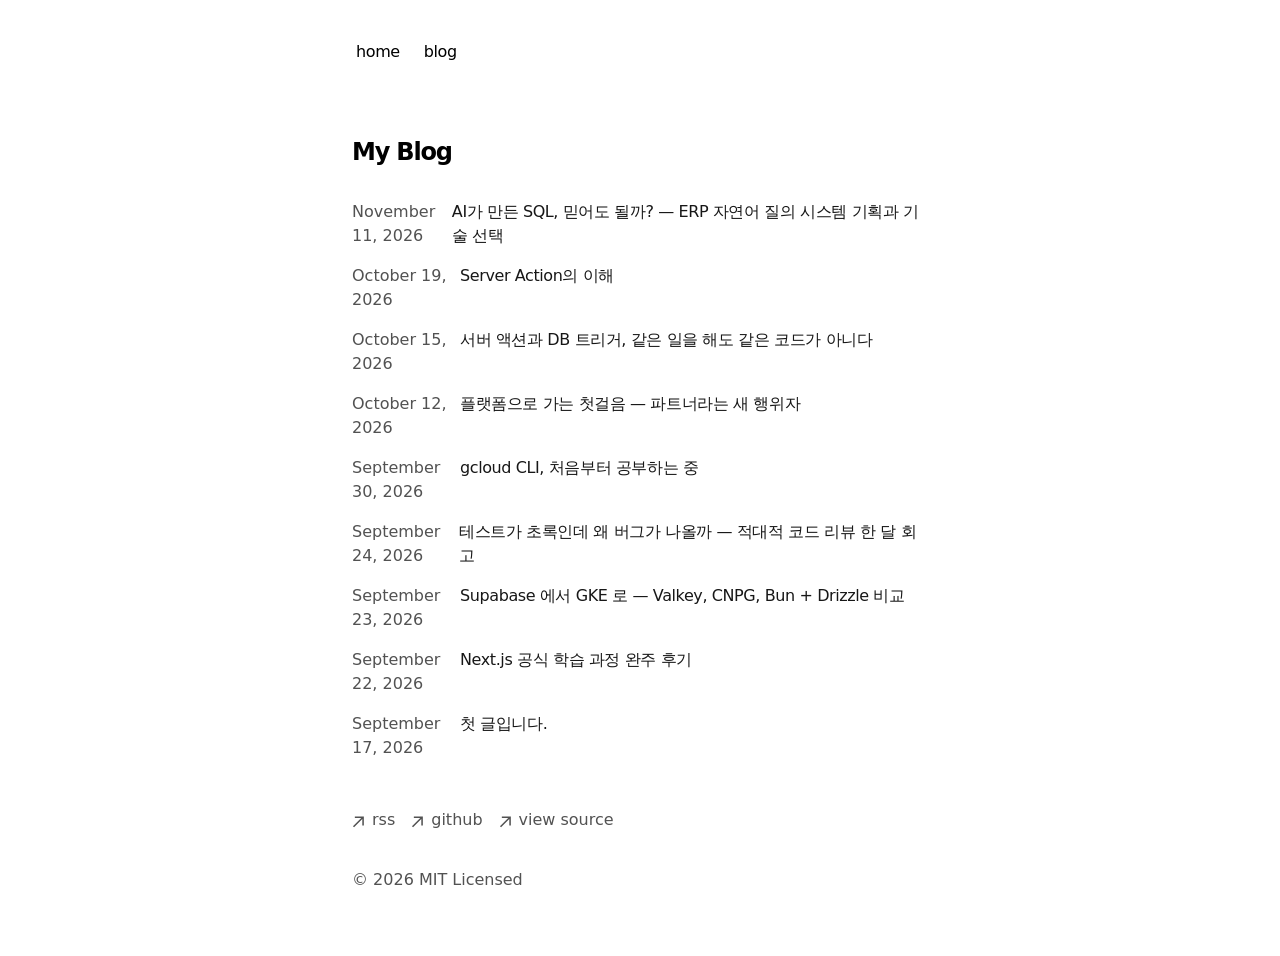
<file: blog/index.html>
<!DOCTYPE html><!--oyrgmF1Dx3ictpBRRsKuO--><html lang="ko" class="text-black bg-white dark:text-white dark:bg-black geistsans_d5a4f12f-module__oi7R6W__variable geistmono_157ca88a-module__osPrOG__variable"><head><meta charSet="utf-8"/><meta name="viewport" content="width=device-width, initial-scale=1"/><link rel="preload" href="/_next/static/media/GeistMono_Variable.p.aabdd940.woff2" as="font" crossorigin="" type="font/woff2"/><link rel="preload" href="/_next/static/media/Geist_Variable-s.p.35889d8b.woff2" as="font" crossorigin="" type="font/woff2"/><link rel="stylesheet" href="/_next/static/chunks/dd1597630cc93c74.css" data-precedence="next"/><link rel="preload" as="script" fetchPriority="low" href="/_next/static/chunks/ae3509c3d6883f83.js"/><script src="/_next/static/chunks/a9077698ef76e11f.js" async=""></script><script src="/_next/static/chunks/7e861fa2f6e8dac3.js" async=""></script><script src="/_next/static/chunks/cb73eba711e282ea.js" async=""></script><script src="/_next/static/chunks/turbopack-9a8213828bfe24ab.js" async=""></script><script src="/_next/static/chunks/1af1dd91bd03bb80.js" async=""></script><script src="/_next/static/chunks/cc5639b053815f24.js" async=""></script><script src="/_next/static/chunks/4904848246fadb45.js" async=""></script><meta name="next-size-adjust" content=""/><title>Blog | 인문학 개발자의 소소한 블로그</title><meta name="description" content="Read my blog."/><meta name="robots" content="index, follow"/><meta name="googlebot" content="index, follow, max-video-preview:-1, max-image-preview:large, max-snippet:-1"/><meta property="og:title" content="인문학 개발자의 소소한 블로그"/><meta property="og:description" content="개발하면서 알게 된 지식과 지혜, 느낀점을 공유하기 위해 개설하였습니다."/><meta property="og:url" content="https://ppaapp220022.github.io/"/><meta property="og:site_name" content="인문학 개발자의 소소한 블로그"/><meta property="og:locale" content="ko_KR"/><meta property="og:type" content="website"/><meta name="twitter:card" content="summary"/><meta name="twitter:title" content="인문학 개발자의 소소한 블로그"/><meta name="twitter:description" content="개발하면서 알게 된 지식과 지혜, 느낀점을 공유하기 위해 개설하였습니다."/><script src="/_next/static/chunks/a6dad97d9634a72d.js" noModule=""></script></head><body class="antialiased max-w-xl mx-4 mt-8 lg:mx-auto"><div hidden=""><!--$--><!--/$--></div><main class="flex-auto min-w-0 mt-6 flex flex-col px-2 md:px-0"><aside class="-ml-[8px] mb-16 tracking-tight"><div class="lg:sticky lg:top-20"><nav class="flex flex-row items-start relative px-0 pb-0 fade md:overflow-auto scroll-pr-6 md:relative" id="nav"><div class="flex flex-row space-x-0 pr-10"><a class="transition-all hover:text-neutral-800 dark:hover:text-neutral-200 flex align-middle relative py-1 px-2 m-1" href="/">home</a><a class="transition-all hover:text-neutral-800 dark:hover:text-neutral-200 flex align-middle relative py-1 px-2 m-1" href="/blog/">blog</a></div></nav></div></aside><section><h1 class="font-semibold text-2xl mb-8 tracking-tighter">My Blog</h1><div><a class="flex flex-col space-y-1 mb-4" href="/blog/erp-nlq-permission-safe-text-to-sql/"><div class="w-full flex flex-col md:flex-row space-x-0 md:space-x-2"><p class="text-neutral-600 dark:text-neutral-400 w-[100px] tabular-nums">November 11, 2026</p><p class="text-neutral-900 dark:text-neutral-100 tracking-tight">AI가 만든 SQL, 믿어도 될까? — ERP 자연어 질의 시스템 기획과 기술 선택</p></div></a><a class="flex flex-col space-y-1 mb-4" href="/blog/server-action/"><div class="w-full flex flex-col md:flex-row space-x-0 md:space-x-2"><p class="text-neutral-600 dark:text-neutral-400 w-[100px] tabular-nums">October 19, 2026</p><p class="text-neutral-900 dark:text-neutral-100 tracking-tight">Server Action의 이해</p></div></a><a class="flex flex-col space-y-1 mb-4" href="/blog/db-trigger-vs-server-action/"><div class="w-full flex flex-col md:flex-row space-x-0 md:space-x-2"><p class="text-neutral-600 dark:text-neutral-400 w-[100px] tabular-nums">October 15, 2026</p><p class="text-neutral-900 dark:text-neutral-100 tracking-tight">서버 액션과 DB 트리거, 같은 일을 해도 같은 코드가 아니다</p></div></a><a class="flex flex-col space-y-1 mb-4" href="/blog/partner-center-platform/"><div class="w-full flex flex-col md:flex-row space-x-0 md:space-x-2"><p class="text-neutral-600 dark:text-neutral-400 w-[100px] tabular-nums">October 12, 2026</p><p class="text-neutral-900 dark:text-neutral-100 tracking-tight">플랫폼으로 가는 첫걸음 — 파트너라는 새 행위자</p></div></a><a class="flex flex-col space-y-1 mb-4" href="/blog/gcloud-cli-study/"><div class="w-full flex flex-col md:flex-row space-x-0 md:space-x-2"><p class="text-neutral-600 dark:text-neutral-400 w-[100px] tabular-nums">September 30, 2026</p><p class="text-neutral-900 dark:text-neutral-100 tracking-tight">gcloud CLI, 처음부터 공부하는 중</p></div></a><a class="flex flex-col space-y-1 mb-4" href="/blog/adversarial-code-review-retrospective/"><div class="w-full flex flex-col md:flex-row space-x-0 md:space-x-2"><p class="text-neutral-600 dark:text-neutral-400 w-[100px] tabular-nums">September 24, 2026</p><p class="text-neutral-900 dark:text-neutral-100 tracking-tight">테스트가 초록인데 왜 버그가 나올까 — 적대적 코드 리뷰 한 달 회고</p></div></a><a class="flex flex-col space-y-1 mb-4" href="/blog/supabase-to-gke-cnpg-valkey-drizzle/"><div class="w-full flex flex-col md:flex-row space-x-0 md:space-x-2"><p class="text-neutral-600 dark:text-neutral-400 w-[100px] tabular-nums">September 23, 2026</p><p class="text-neutral-900 dark:text-neutral-100 tracking-tight">Supabase 에서 GKE 로 — Valkey, CNPG, Bun + Drizzle 비교</p></div></a><a class="flex flex-col space-y-1 mb-4" href="/blog/nextjs-learn-course/"><div class="w-full flex flex-col md:flex-row space-x-0 md:space-x-2"><p class="text-neutral-600 dark:text-neutral-400 w-[100px] tabular-nums">September 22, 2026</p><p class="text-neutral-900 dark:text-neutral-100 tracking-tight">Next.js 공식 학습 과정 완주 후기</p></div></a><a class="flex flex-col space-y-1 mb-4" href="/blog/vim/"><div class="w-full flex flex-col md:flex-row space-x-0 md:space-x-2"><p class="text-neutral-600 dark:text-neutral-400 w-[100px] tabular-nums">September 17, 2026</p><p class="text-neutral-900 dark:text-neutral-100 tracking-tight">첫 글입니다.</p></div></a></div></section><!--$--><!--/$--><footer class="mb-16"><ul class="font-sm mt-8 flex flex-col space-x-0 space-y-2 text-neutral-600 md:flex-row md:space-x-4 md:space-y-0 dark:text-neutral-300"><li><a class="flex items-center transition-all hover:text-neutral-800 dark:hover:text-neutral-100" rel="noopener noreferrer" target="_blank" href="/rss"><svg width="12" height="12" viewBox="0 0 12 12" fill="none" xmlns="http://www.w3.org/2000/svg"><path d="M2.07102 11.3494L0.963068 10.2415L9.2017 1.98864H2.83807L2.85227 0.454545H11.8438V9.46023H10.2955L10.3097 3.09659L2.07102 11.3494Z" fill="currentColor"></path></svg><p class="ml-2 h-7">rss</p></a></li><li><a class="flex items-center transition-all hover:text-neutral-800 dark:hover:text-neutral-100" rel="noopener noreferrer" target="_blank" href="https://github.com/ppaapp220022"><svg width="12" height="12" viewBox="0 0 12 12" fill="none" xmlns="http://www.w3.org/2000/svg"><path d="M2.07102 11.3494L0.963068 10.2415L9.2017 1.98864H2.83807L2.85227 0.454545H11.8438V9.46023H10.2955L10.3097 3.09659L2.07102 11.3494Z" fill="currentColor"></path></svg><p class="ml-2 h-7">github</p></a></li><li><a class="flex items-center transition-all hover:text-neutral-800 dark:hover:text-neutral-100" rel="noopener noreferrer" target="_blank" href="https://github.com/ppaapp220022/ppaapp220022.github.io"><svg width="12" height="12" viewBox="0 0 12 12" fill="none" xmlns="http://www.w3.org/2000/svg"><path d="M2.07102 11.3494L0.963068 10.2415L9.2017 1.98864H2.83807L2.85227 0.454545H11.8438V9.46023H10.2955L10.3097 3.09659L2.07102 11.3494Z" fill="currentColor"></path></svg><p class="ml-2 h-7">view source</p></a></li></ul><p class="mt-8 text-neutral-600 dark:text-neutral-300">© <!-- -->2026<!-- --> MIT Licensed</p></footer></main><script src="/_next/static/chunks/ae3509c3d6883f83.js" id="_R_" async=""></script><script>(self.__next_f=self.__next_f||[]).push([0])</script><script>self.__next_f.push([1,"1:\"$Sreact.fragment\"\n2:I[70045,[\"/_next/static/chunks/1af1dd91bd03bb80.js\"],\"\"]\n3:I[56454,[\"/_next/static/chunks/cc5639b053815f24.js\",\"/_next/static/chunks/4904848246fadb45.js\"],\"default\"]\n4:I[10158,[\"/_next/static/chunks/cc5639b053815f24.js\",\"/_next/static/chunks/4904848246fadb45.js\"],\"default\"]\n7:I[9442,[\"/_next/static/chunks/cc5639b053815f24.js\",\"/_next/static/chunks/4904848246fadb45.js\"],\"default\"]\n:HL[\"/_next/static/chunks/dd1597630cc93c74.css\",\"style\"]\n:HL[\"/_next/static/media/GeistMono_Variable.p.aabdd940.woff2\",\"font\",{\"crossOrigin\":\"\",\"type\":\"font/woff2\"}]\n:HL[\"/_next/static/media/Geist_Variable-s.p.35889d8b.woff2\",\"font\",{\"crossOrigin\":\"\",\"type\":\"font/woff2\"}]\n"])</script><script>self.__next_f.push([1,"0:{\"P\":null,\"b\":\"oyrgmF1Dx3ictpBRRsKuO\",\"c\":[\"\",\"blog\",\"\"],\"q\":\"\",\"i\":false,\"f\":[[[\"\",{\"children\":[\"blog\",{\"children\":[\"__PAGE__\",{}]}]},\"$undefined\",\"$undefined\",true],[[\"$\",\"$1\",\"c\",{\"children\":[[[\"$\",\"link\",\"0\",{\"rel\":\"stylesheet\",\"href\":\"/_next/static/chunks/dd1597630cc93c74.css\",\"precedence\":\"next\",\"crossOrigin\":\"$undefined\",\"nonce\":\"$undefined\"}],[\"$\",\"script\",\"script-0\",{\"src\":\"/_next/static/chunks/1af1dd91bd03bb80.js\",\"async\":true,\"nonce\":\"$undefined\"}]],[\"$\",\"html\",null,{\"lang\":\"ko\",\"className\":\"text-black bg-white dark:text-white dark:bg-black geistsans_d5a4f12f-module__oi7R6W__variable geistmono_157ca88a-module__osPrOG__variable\",\"children\":[\"$\",\"body\",null,{\"className\":\"antialiased max-w-xl mx-4 mt-8 lg:mx-auto\",\"children\":[\"$\",\"main\",null,{\"className\":\"flex-auto min-w-0 mt-6 flex flex-col px-2 md:px-0\",\"children\":[[\"$\",\"aside\",null,{\"className\":\"-ml-[8px] mb-16 tracking-tight\",\"children\":[\"$\",\"div\",null,{\"className\":\"lg:sticky lg:top-20\",\"children\":[\"$\",\"nav\",null,{\"className\":\"flex flex-row items-start relative px-0 pb-0 fade md:overflow-auto scroll-pr-6 md:relative\",\"id\":\"nav\",\"children\":[\"$\",\"div\",null,{\"className\":\"flex flex-row space-x-0 pr-10\",\"children\":[[\"$\",\"$L2\",\"/\",{\"href\":\"/\",\"className\":\"transition-all hover:text-neutral-800 dark:hover:text-neutral-200 flex align-middle relative py-1 px-2 m-1\",\"children\":\"home\"}],[\"$\",\"$L2\",\"/blog\",{\"href\":\"/blog\",\"className\":\"transition-all hover:text-neutral-800 dark:hover:text-neutral-200 flex align-middle relative py-1 px-2 m-1\",\"children\":\"blog\"}]]}]}]}]}],[\"$\",\"$L3\",null,{\"parallelRouterKey\":\"children\",\"error\":\"$undefined\",\"errorStyles\":\"$undefined\",\"errorScripts\":\"$undefined\",\"template\":[\"$\",\"$L4\",null,{}],\"templateStyles\":\"$undefined\",\"templateScripts\":\"$undefined\",\"notFound\":[[\"$\",\"section\",null,{\"children\":[[\"$\",\"h1\",null,{\"className\":\"mb-8 text-2xl font-semibold tracking-tighter\",\"children\":\"404 - Page Not Found\"}],[\"$\",\"p\",null,{\"className\":\"mb-4\",\"children\":\"The page you are looking for does not exist.\"}]]}],[]],\"forbidden\":\"$undefined\",\"unauthorized\":\"$undefined\"}],[\"$\",\"footer\",null,{\"className\":\"mb-16\",\"children\":[[\"$\",\"ul\",null,{\"className\":\"font-sm mt-8 flex flex-col space-x-0 space-y-2 text-neutral-600 md:flex-row md:space-x-4 md:space-y-0 dark:text-neutral-300\",\"children\":[[\"$\",\"li\",null,{\"children\":[\"$\",\"a\",null,{\"className\":\"flex items-center transition-all hover:text-neutral-800 dark:hover:text-neutral-100\",\"rel\":\"noopener noreferrer\",\"target\":\"_blank\",\"href\":\"/rss\",\"children\":[[\"$\",\"svg\",null,{\"width\":\"12\",\"height\":\"12\",\"viewBox\":\"0 0 12 12\",\"fill\":\"none\",\"xmlns\":\"http://www.w3.org/2000/svg\",\"children\":[\"$\",\"path\",null,{\"d\":\"M2.07102 11.3494L0.963068 10.2415L9.2017 1.98864H2.83807L2.85227 0.454545H11.8438V9.46023H10.2955L10.3097 3.09659L2.07102 11.3494Z\",\"fill\":\"currentColor\"}]}],[\"$\",\"p\",null,{\"className\":\"ml-2 h-7\",\"children\":\"rss\"}]]}]}],[\"$\",\"li\",null,{\"children\":[\"$\",\"a\",null,{\"className\":\"flex items-center transition-all hover:text-neutral-800 dark:hover:text-neutral-100\",\"rel\":\"noopener noreferrer\",\"target\":\"_blank\",\"href\":\"https://github.com/ppaapp220022\",\"children\":[[\"$\",\"svg\",null,{\"width\":\"12\",\"height\":\"12\",\"viewBox\":\"0 0 12 12\",\"fill\":\"none\",\"xmlns\":\"http://www.w3.org/2000/svg\",\"children\":[\"$\",\"path\",null,{\"d\":\"M2.07102 11.3494L0.963068 10.2415L9.2017 1.98864H2.83807L2.85227 0.454545H11.8438V9.46023H10.2955L10.3097 3.09659L2.07102 11.3494Z\",\"fill\":\"currentColor\"}]}],[\"$\",\"p\",null,{\"className\":\"ml-2 h-7\",\"children\":\"github\"}]]}]}],[\"$\",\"li\",null,{\"children\":[\"$\",\"a\",null,{\"className\":\"flex items-center transition-all hover:text-neutral-800 dark:hover:text-neutral-100\",\"rel\":\"noopener noreferrer\",\"target\":\"_blank\",\"href\":\"https://github.com/ppaapp220022/ppaapp220022.github.io\",\"children\":[[\"$\",\"svg\",null,{\"width\":\"12\",\"height\":\"12\",\"viewBox\":\"0 0 12 12\",\"fill\":\"none\",\"xmlns\":\"http://www.w3.org/2000/svg\",\"children\":[\"$\",\"path\",null,{\"d\":\"M2.07102 11.3494L0.963068 10.2415L9.2017 1.98864H2.83807L2.85227 0.454545H11.8438V9.46023H10.2955L10.3097 3.09659L2.07102 11.3494Z\",\"fill\":\"currentColor\"}]}],[\"$\",\"p\",null,{\"className\":\"ml-2 h-7\",\"children\":\"view source\"}]]}]}]]}],[\"$\",\"p\",null,{\"className\":\"mt-8 text-neutral-600 dark:text-neutral-300\",\"children\":[\"© \",2026,\" MIT Licensed\"]}]]}]]}]}]}]]}],{\"children\":[[\"$\",\"$1\",\"c\",{\"children\":[null,[\"$\",\"$L3\",null,{\"parallelRouterKey\":\"children\",\"error\":\"$undefined\",\"errorStyles\":\"$undefined\",\"errorScripts\":\"$undefined\",\"template\":[\"$\",\"$L4\",null,{}],\"templateStyles\":\"$undefined\",\"templateScripts\":\"$undefined\",\"notFound\":\"$undefined\",\"forbidden\":\"$undefined\",\"unauthorized\":\"$undefined\"}]]}],{\"children\":[\"$L5\",{},null,false,false]},null,false,false]},null,false,false],\"$L6\",false]],\"m\":\"$undefined\",\"G\":[\"$7\",[]],\"S\":true}\n"])</script><script>self.__next_f.push([1,"b:I[25151,[\"/_next/static/chunks/cc5639b053815f24.js\",\"/_next/static/chunks/4904848246fadb45.js\"],\"ViewportBoundary\"]\nd:I[25151,[\"/_next/static/chunks/cc5639b053815f24.js\",\"/_next/static/chunks/4904848246fadb45.js\"],\"MetadataBoundary\"]\ne:\"$Sreact.suspense\"\n"])</script><script>self.__next_f.push([1,"5:[\"$\",\"$1\",\"c\",{\"children\":[[\"$\",\"section\",null,{\"children\":[[\"$\",\"h1\",null,{\"className\":\"font-semibold text-2xl mb-8 tracking-tighter\",\"children\":\"My Blog\"}],[\"$\",\"div\",null,{\"children\":[[\"$\",\"$L2\",\"erp-nlq-permission-safe-text-to-sql\",{\"className\":\"flex flex-col space-y-1 mb-4\",\"href\":\"/blog/erp-nlq-permission-safe-text-to-sql\",\"children\":[\"$\",\"div\",null,{\"className\":\"w-full flex flex-col md:flex-row space-x-0 md:space-x-2\",\"children\":[[\"$\",\"p\",null,{\"className\":\"text-neutral-600 dark:text-neutral-400 w-[100px] tabular-nums\",\"children\":\"November 11, 2026\"}],[\"$\",\"p\",null,{\"className\":\"text-neutral-900 dark:text-neutral-100 tracking-tight\",\"children\":\"AI가 만든 SQL, 믿어도 될까? — ERP 자연어 질의 시스템 기획과 기술 선택\"}]]}]}],[\"$\",\"$L2\",\"server-action\",{\"className\":\"flex flex-col space-y-1 mb-4\",\"href\":\"/blog/server-action\",\"children\":[\"$\",\"div\",null,{\"className\":\"w-full flex flex-col md:flex-row space-x-0 md:space-x-2\",\"children\":[[\"$\",\"p\",null,{\"className\":\"text-neutral-600 dark:text-neutral-400 w-[100px] tabular-nums\",\"children\":\"October 19, 2026\"}],[\"$\",\"p\",null,{\"className\":\"text-neutral-900 dark:text-neutral-100 tracking-tight\",\"children\":\"Server Action의 이해\"}]]}]}],[\"$\",\"$L2\",\"db-trigger-vs-server-action\",{\"className\":\"flex flex-col space-y-1 mb-4\",\"href\":\"/blog/db-trigger-vs-server-action\",\"children\":[\"$\",\"div\",null,{\"className\":\"w-full flex flex-col md:flex-row space-x-0 md:space-x-2\",\"children\":[[\"$\",\"p\",null,{\"className\":\"text-neutral-600 dark:text-neutral-400 w-[100px] tabular-nums\",\"children\":\"October 15, 2026\"}],[\"$\",\"p\",null,{\"className\":\"text-neutral-900 dark:text-neutral-100 tracking-tight\",\"children\":\"서버 액션과 DB 트리거, 같은 일을 해도 같은 코드가 아니다\"}]]}]}],[\"$\",\"$L2\",\"partner-center-platform\",{\"className\":\"flex flex-col space-y-1 mb-4\",\"href\":\"/blog/partner-center-platform\",\"children\":[\"$\",\"div\",null,{\"className\":\"w-full flex flex-col md:flex-row space-x-0 md:space-x-2\",\"children\":[[\"$\",\"p\",null,{\"className\":\"text-neutral-600 dark:text-neutral-400 w-[100px] tabular-nums\",\"children\":\"October 12, 2026\"}],[\"$\",\"p\",null,{\"className\":\"text-neutral-900 dark:text-neutral-100 tracking-tight\",\"children\":\"플랫폼으로 가는 첫걸음 — 파트너라는 새 행위자\"}]]}]}],[\"$\",\"$L2\",\"gcloud-cli-study\",{\"className\":\"flex flex-col space-y-1 mb-4\",\"href\":\"/blog/gcloud-cli-study\",\"children\":[\"$\",\"div\",null,{\"className\":\"w-full flex flex-col md:flex-row space-x-0 md:space-x-2\",\"children\":[[\"$\",\"p\",null,{\"className\":\"text-neutral-600 dark:text-neutral-400 w-[100px] tabular-nums\",\"children\":\"September 30, 2026\"}],[\"$\",\"p\",null,{\"className\":\"text-neutral-900 dark:text-neutral-100 tracking-tight\",\"children\":\"gcloud CLI, 처음부터 공부하는 중\"}]]}]}],[\"$\",\"$L2\",\"adversarial-code-review-retrospective\",{\"className\":\"flex flex-col space-y-1 mb-4\",\"href\":\"/blog/adversarial-code-review-retrospective\",\"children\":[\"$\",\"div\",null,{\"className\":\"w-full flex flex-col md:flex-row space-x-0 md:space-x-2\",\"children\":[[\"$\",\"p\",null,{\"className\":\"text-neutral-600 dark:text-neutral-400 w-[100px] tabular-nums\",\"children\":\"September 24, 2026\"}],[\"$\",\"p\",null,{\"className\":\"text-neutral-900 dark:text-neutral-100 tracking-tight\",\"children\":\"테스트가 초록인데 왜 버그가 나올까 — 적대적 코드 리뷰 한 달 회고\"}]]}]}],[\"$\",\"$L2\",\"supabase-to-gke-cnpg-valkey-drizzle\",{\"className\":\"flex flex-col space-y-1 mb-4\",\"href\":\"/blog/supabase-to-gke-cnpg-valkey-drizzle\",\"children\":[\"$\",\"div\",null,{\"className\":\"w-full flex flex-col md:flex-row space-x-0 md:space-x-2\",\"children\":[[\"$\",\"p\",null,{\"className\":\"text-neutral-600 dark:text-neutral-400 w-[100px] tabular-nums\",\"children\":\"September 23, 2026\"}],[\"$\",\"p\",null,{\"className\":\"text-neutral-900 dark:text-neutral-100 tracking-tight\",\"children\":\"Supabase 에서 GKE 로 — Valkey, CNPG, Bun + Drizzle 비교\"}]]}]}],[\"$\",\"$L2\",\"nextjs-learn-course\",{\"className\":\"flex flex-col space-y-1 mb-4\",\"href\":\"/blog/nextjs-learn-course\",\"children\":[\"$\",\"div\",null,{\"className\":\"w-full flex flex-col md:flex-row space-x-0 md:space-x-2\",\"children\":[[\"$\",\"p\",null,{\"className\":\"text-neutral-600 dark:text-neutral-400 w-[100px] tabular-nums\",\"children\":\"September 22, 2026\"}],\"$L8\"]}]}],\"$L9\"]}]]}],null,\"$La\"]}]\n"])</script><script>self.__next_f.push([1,"6:[\"$\",\"$1\",\"h\",{\"children\":[null,[\"$\",\"$Lb\",null,{\"children\":\"$@c\"}],[\"$\",\"div\",null,{\"hidden\":true,\"children\":[\"$\",\"$Ld\",null,{\"children\":[\"$\",\"$e\",null,{\"name\":\"Next.Metadata\",\"children\":\"$@f\"}]}]}],[\"$\",\"meta\",null,{\"name\":\"next-size-adjust\",\"content\":\"\"}]]}]\n"])</script><script>self.__next_f.push([1,"10:I[25151,[\"/_next/static/chunks/cc5639b053815f24.js\",\"/_next/static/chunks/4904848246fadb45.js\"],\"OutletBoundary\"]\n8:[\"$\",\"p\",null,{\"className\":\"text-neutral-900 dark:text-neutral-100 tracking-tight\",\"children\":\"Next.js 공식 학습 과정 완주 후기\"}]\n9:[\"$\",\"$L2\",\"vim\",{\"className\":\"flex flex-col space-y-1 mb-4\",\"href\":\"/blog/vim\",\"children\":[\"$\",\"div\",null,{\"className\":\"w-full flex flex-col md:flex-row space-x-0 md:space-x-2\",\"children\":[[\"$\",\"p\",null,{\"className\":\"text-neutral-600 dark:text-neutral-400 w-[100px] tabular-nums\",\"children\":\"September 17, 2026\"}],[\"$\",\"p\",null,{\"className\":\"text-neutral-900 dark:text-neutral-100 tracking-tight\",\"children\":\"첫 글입니다.\"}]]}]}]\na:[\"$\",\"$L10\",null,{\"children\":[\"$\",\"$e\",null,{\"name\":\"Next.MetadataOutlet\",\"children\":\"$@11\"}]}]\n"])</script><script>self.__next_f.push([1,"c:[[\"$\",\"meta\",\"0\",{\"charSet\":\"utf-8\"}],[\"$\",\"meta\",\"1\",{\"name\":\"viewport\",\"content\":\"width=device-width, initial-scale=1\"}]]\n"])</script><script>self.__next_f.push([1,"f:[[\"$\",\"title\",\"0\",{\"children\":\"Blog | 인문학 개발자의 소소한 블로그\"}],[\"$\",\"meta\",\"1\",{\"name\":\"description\",\"content\":\"Read my blog.\"}],[\"$\",\"meta\",\"2\",{\"name\":\"robots\",\"content\":\"index, follow\"}],[\"$\",\"meta\",\"3\",{\"name\":\"googlebot\",\"content\":\"index, follow, max-video-preview:-1, max-image-preview:large, max-snippet:-1\"}],[\"$\",\"meta\",\"4\",{\"property\":\"og:title\",\"content\":\"인문학 개발자의 소소한 블로그\"}],[\"$\",\"meta\",\"5\",{\"property\":\"og:description\",\"content\":\"개발하면서 알게 된 지식과 지혜, 느낀점을 공유하기 위해 개설하였습니다.\"}],[\"$\",\"meta\",\"6\",{\"property\":\"og:url\",\"content\":\"https://ppaapp220022.github.io/\"}],[\"$\",\"meta\",\"7\",{\"property\":\"og:site_name\",\"content\":\"인문학 개발자의 소소한 블로그\"}],[\"$\",\"meta\",\"8\",{\"property\":\"og:locale\",\"content\":\"ko_KR\"}],[\"$\",\"meta\",\"9\",{\"property\":\"og:type\",\"content\":\"website\"}],[\"$\",\"meta\",\"10\",{\"name\":\"twitter:card\",\"content\":\"summary\"}],[\"$\",\"meta\",\"11\",{\"name\":\"twitter:title\",\"content\":\"인문학 개발자의 소소한 블로그\"}],[\"$\",\"meta\",\"12\",{\"name\":\"twitter:description\",\"content\":\"개발하면서 알게 된 지식과 지혜, 느낀점을 공유하기 위해 개설하였습니다.\"}]]\n"])</script><script>self.__next_f.push([1,"11:null\n"])</script></body></html>
</file>
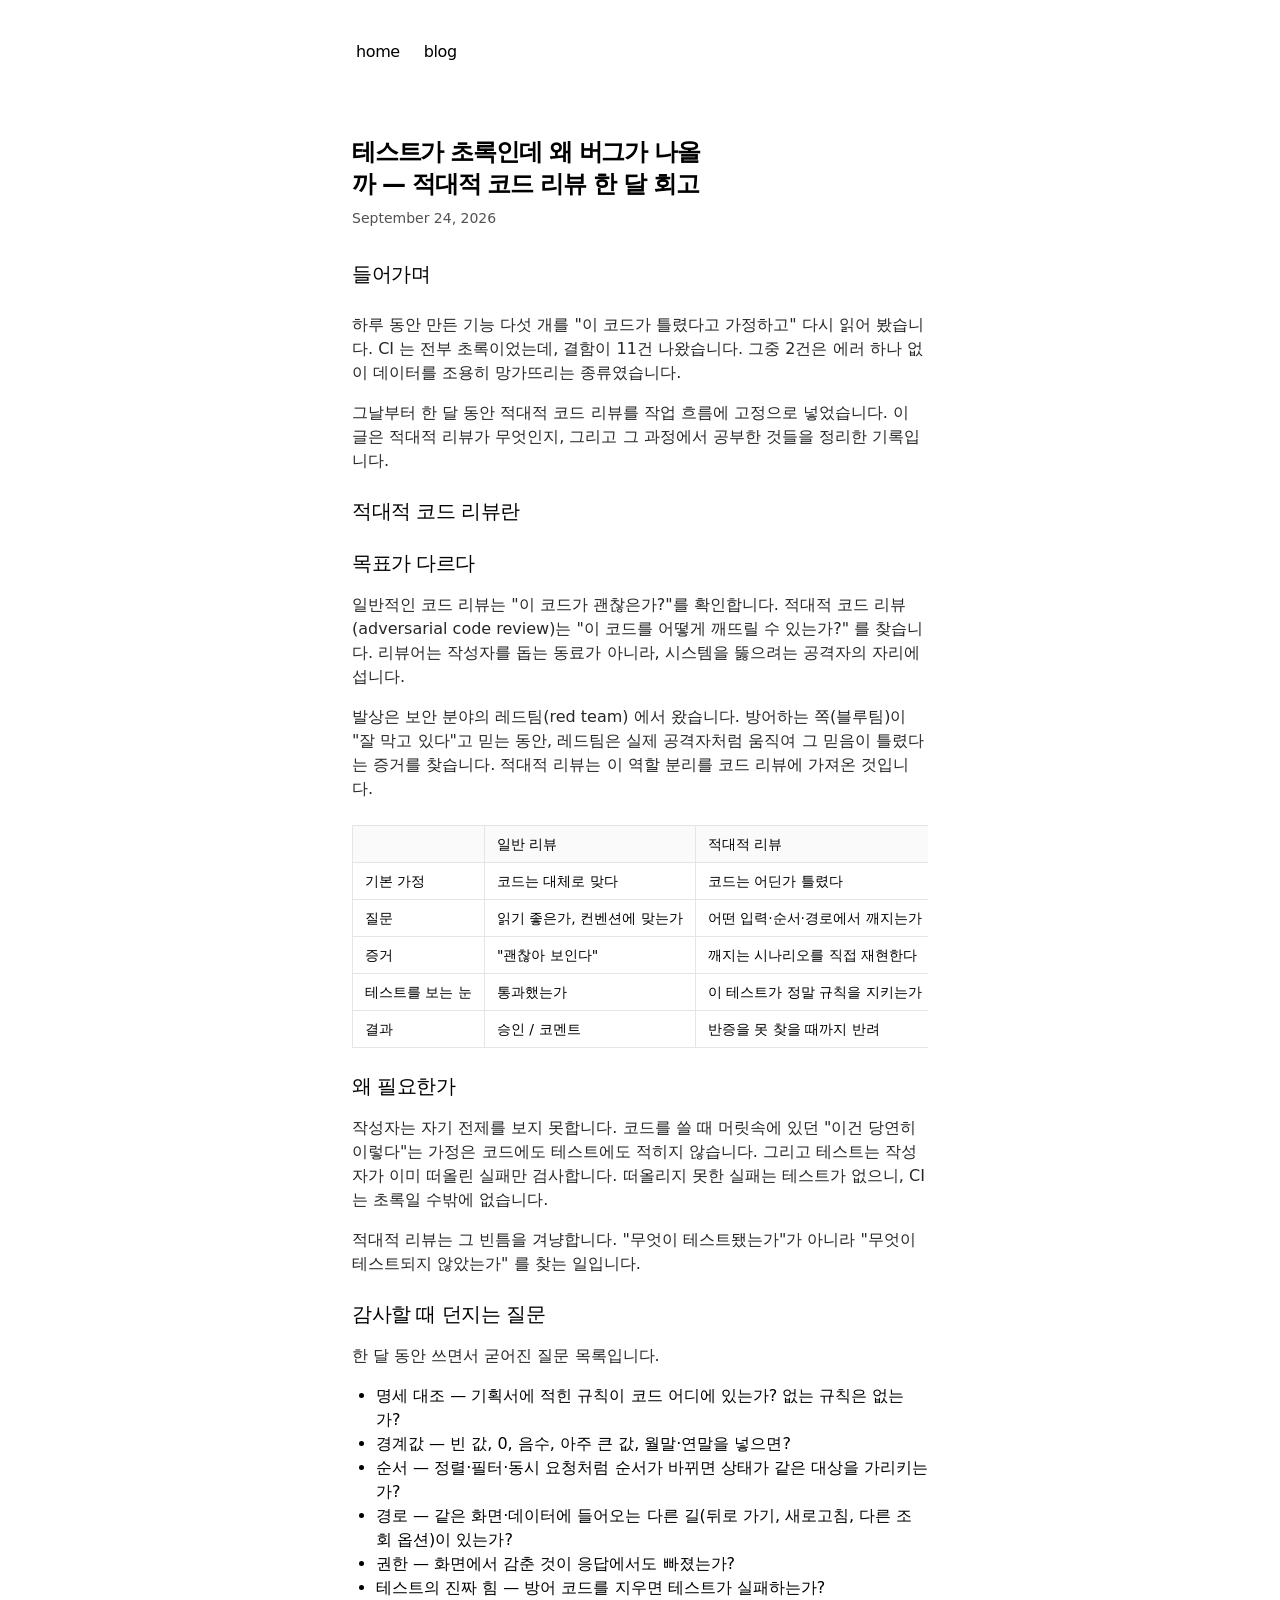
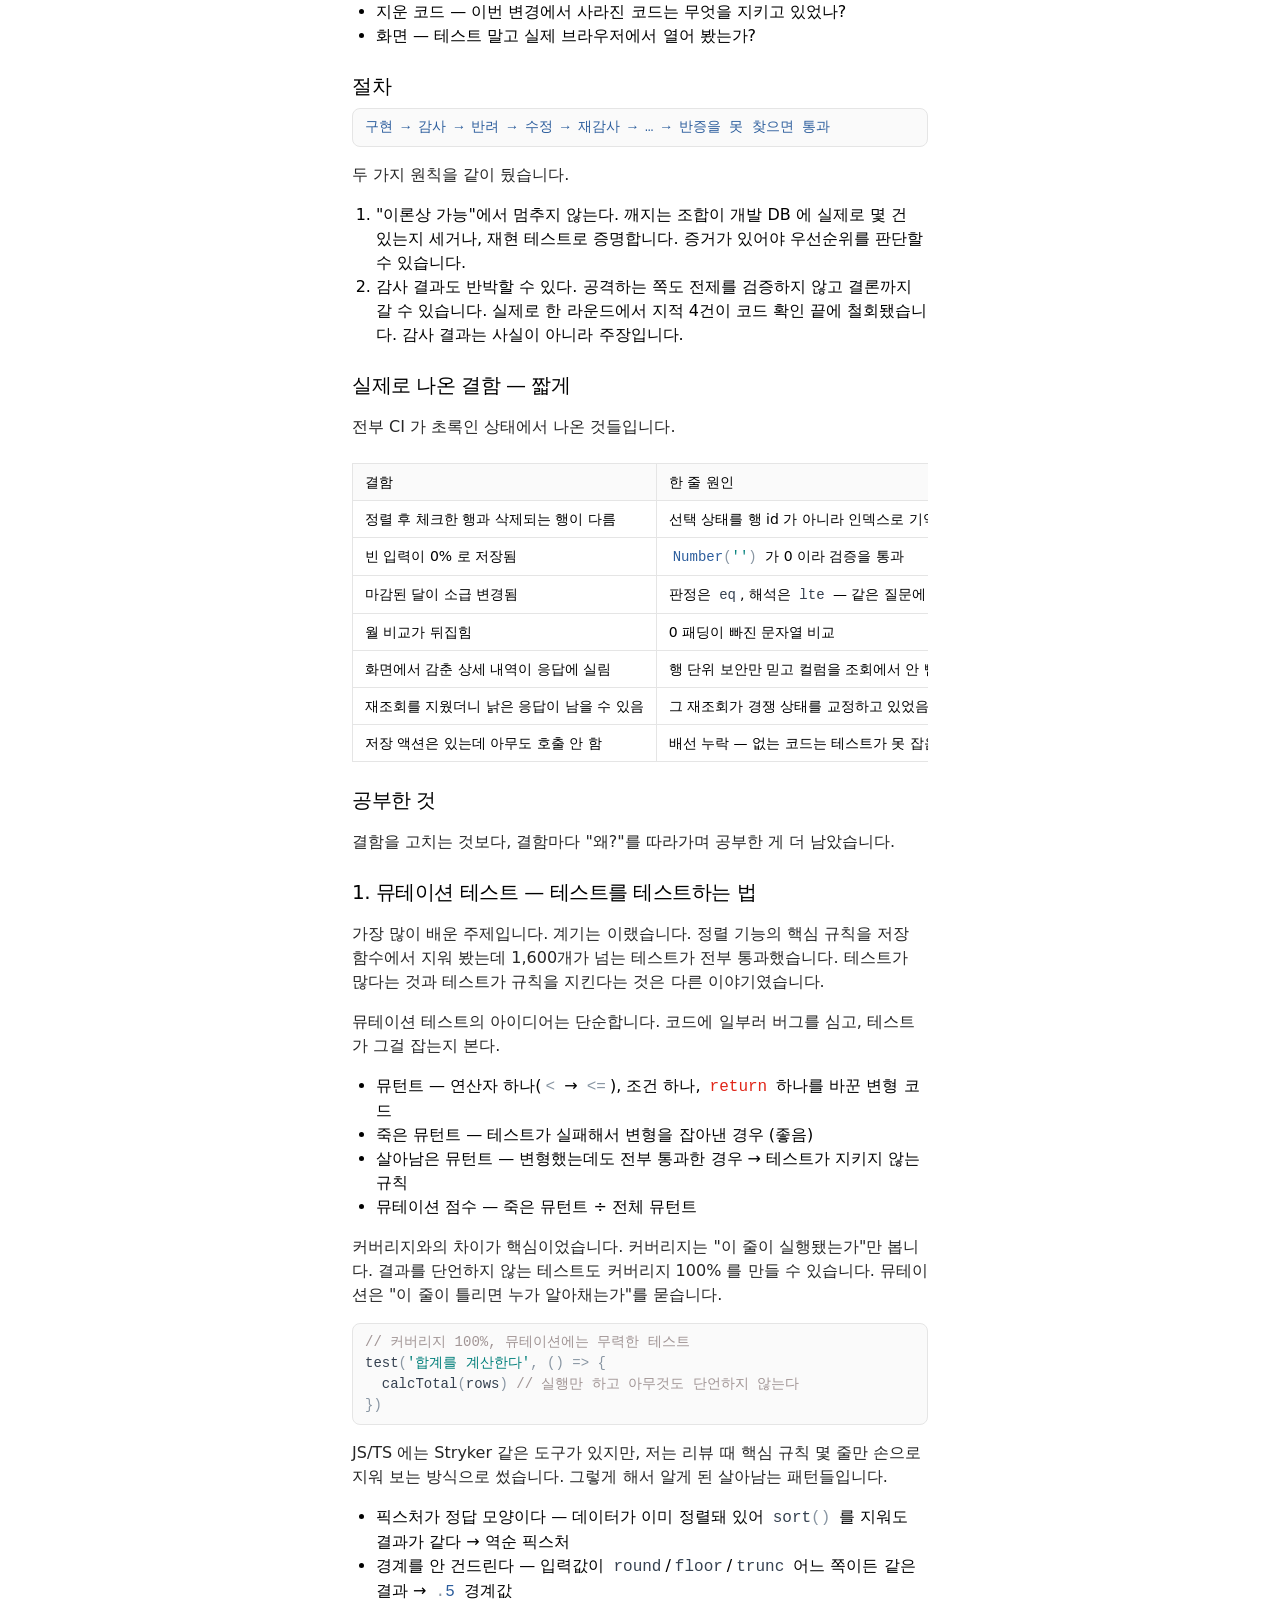
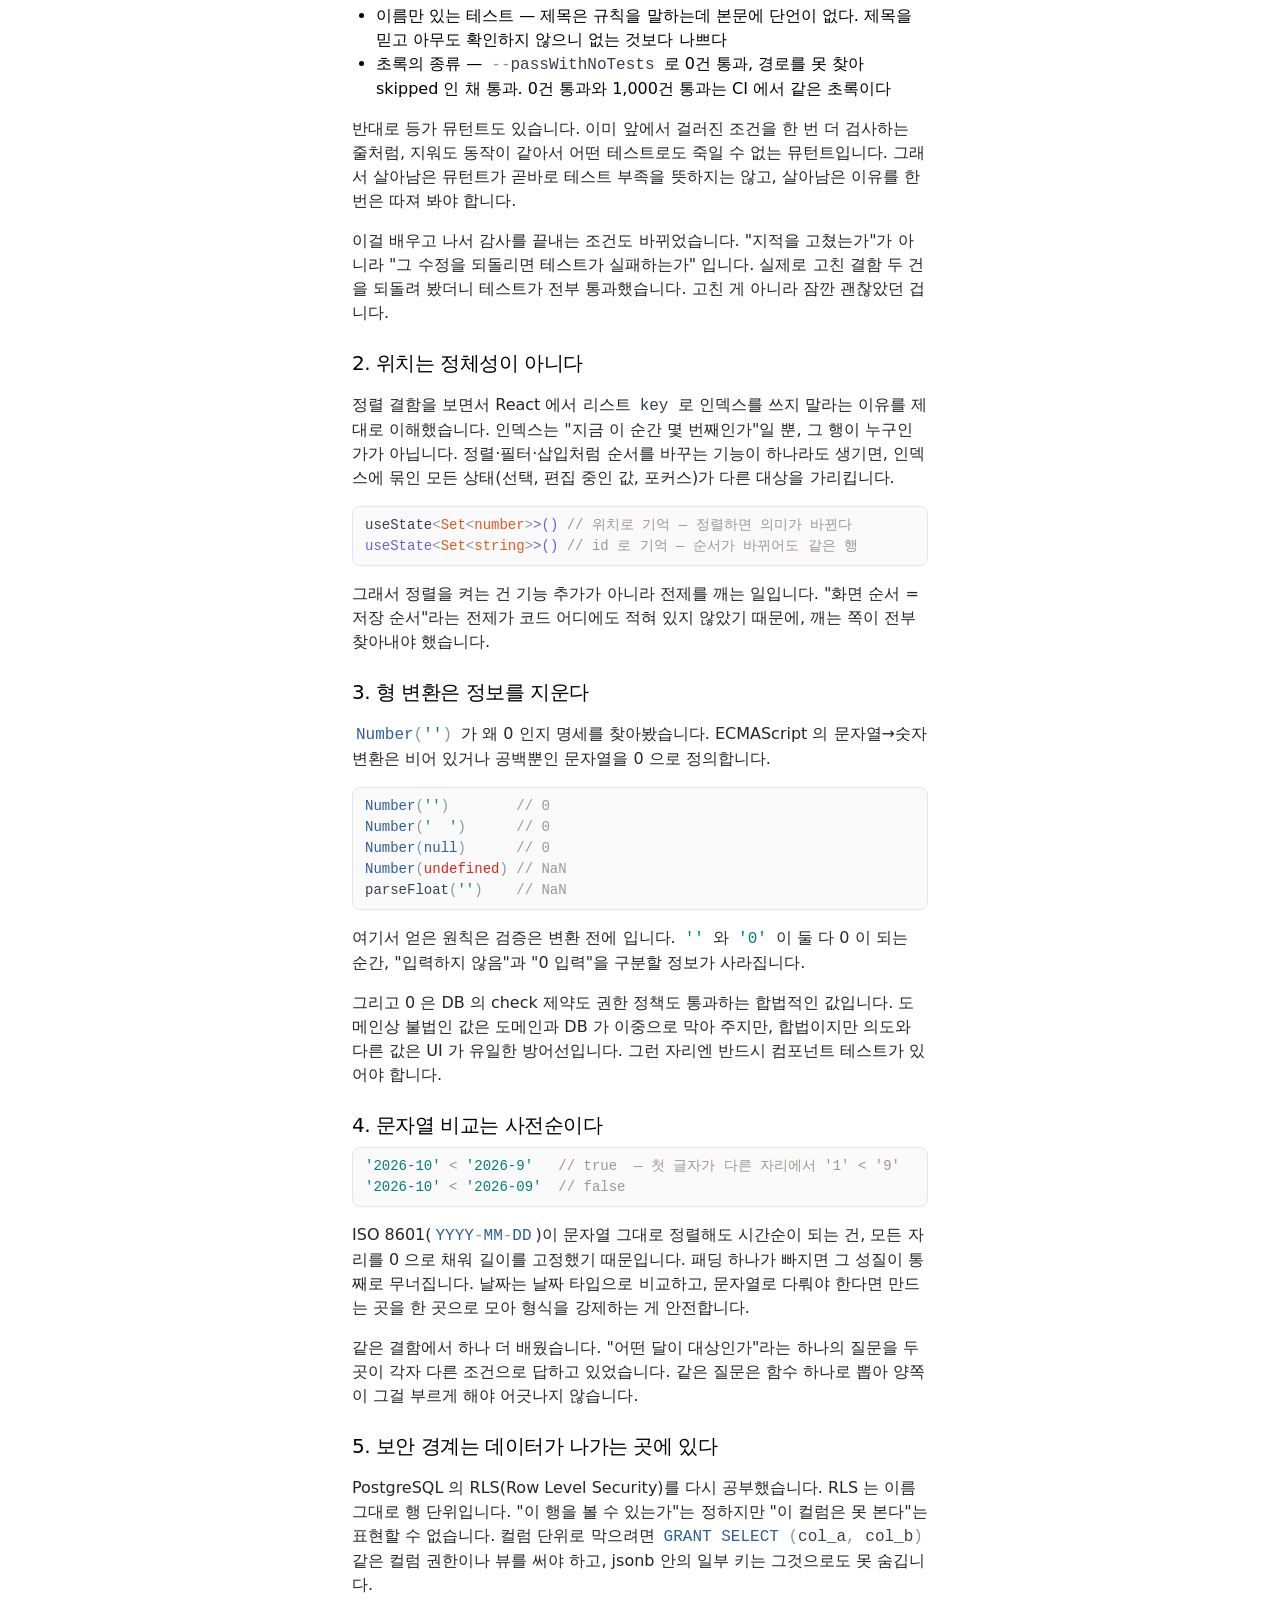
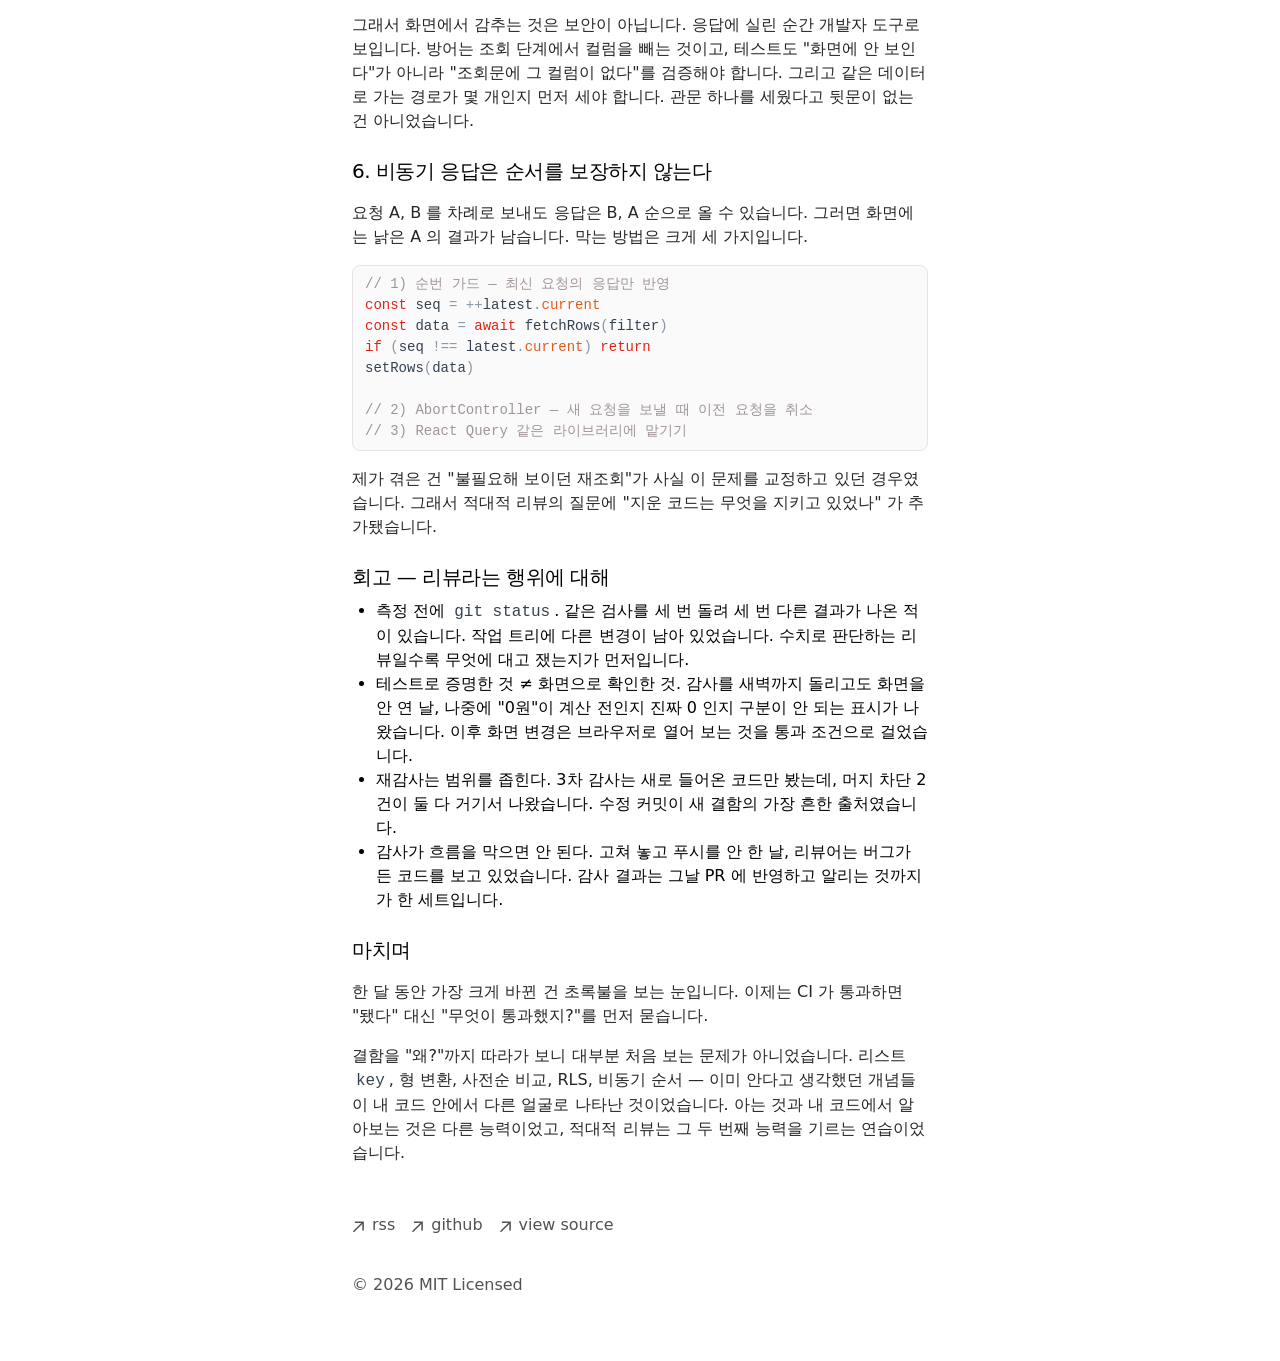
<file: blog/adversarial-code-review-retrospective/index.html>
<!DOCTYPE html><!--oyrgmF1Dx3ictpBRRsKuO--><html lang="ko" class="text-black bg-white dark:text-white dark:bg-black geistsans_d5a4f12f-module__oi7R6W__variable geistmono_157ca88a-module__osPrOG__variable"><head><meta charSet="utf-8"/><meta name="viewport" content="width=device-width, initial-scale=1"/><link rel="preload" href="/_next/static/media/GeistMono_Variable.p.aabdd940.woff2" as="font" crossorigin="" type="font/woff2"/><link rel="preload" href="/_next/static/media/Geist_Variable-s.p.35889d8b.woff2" as="font" crossorigin="" type="font/woff2"/><link rel="stylesheet" href="/_next/static/chunks/dd1597630cc93c74.css" data-precedence="next"/><link rel="preload" as="script" fetchPriority="low" href="/_next/static/chunks/ae3509c3d6883f83.js"/><script src="/_next/static/chunks/a9077698ef76e11f.js" async=""></script><script src="/_next/static/chunks/7e861fa2f6e8dac3.js" async=""></script><script src="/_next/static/chunks/cb73eba711e282ea.js" async=""></script><script src="/_next/static/chunks/turbopack-9a8213828bfe24ab.js" async=""></script><script src="/_next/static/chunks/1af1dd91bd03bb80.js" async=""></script><script src="/_next/static/chunks/75f277ecb6d71786.js" async=""></script><script src="/_next/static/chunks/cc5639b053815f24.js" async=""></script><script src="/_next/static/chunks/4904848246fadb45.js" async=""></script><meta name="next-size-adjust" content=""/><title>테스트가 초록인데 왜 버그가 나올까 — 적대적 코드 리뷰 한 달 회고 | 인문학 개발자의 소소한 블로그</title><meta name="description" content="내가 만든 코드를 일부러 부수는 적대적 코드 리뷰를 한 달 동안 해 봤습니다. 적대적 리뷰가 무엇이고 왜 필요한지, 그리고 그 과정에서 공부한 뮤테이션 테스트와 몇 가지 개념을 정리했습니다."/><meta name="robots" content="index, follow"/><meta name="googlebot" content="index, follow, max-video-preview:-1, max-image-preview:large, max-snippet:-1"/><meta property="og:title" content="테스트가 초록인데 왜 버그가 나올까 — 적대적 코드 리뷰 한 달 회고"/><meta property="og:description" content="내가 만든 코드를 일부러 부수는 적대적 코드 리뷰를 한 달 동안 해 봤습니다. 적대적 리뷰가 무엇이고 왜 필요한지, 그리고 그 과정에서 공부한 뮤테이션 테스트와 몇 가지 개념을 정리했습니다."/><meta property="og:url" content="https://ppaapp220022.github.io/blog/adversarial-code-review-retrospective/"/><meta property="og:image" content="https://ppaapp220022.github.io/og.png"/><meta property="og:type" content="article"/><meta property="article:published_time" content="2026-09-24"/><meta name="twitter:card" content="summary_large_image"/><meta name="twitter:title" content="테스트가 초록인데 왜 버그가 나올까 — 적대적 코드 리뷰 한 달 회고"/><meta name="twitter:description" content="내가 만든 코드를 일부러 부수는 적대적 코드 리뷰를 한 달 동안 해 봤습니다. 적대적 리뷰가 무엇이고 왜 필요한지, 그리고 그 과정에서 공부한 뮤테이션 테스트와 몇 가지 개념을 정리했습니다."/><meta name="twitter:image" content="https://ppaapp220022.github.io/og.png"/><script src="/_next/static/chunks/a6dad97d9634a72d.js" noModule=""></script></head><body class="antialiased max-w-xl mx-4 mt-8 lg:mx-auto"><div hidden=""><!--$--><!--/$--></div><main class="flex-auto min-w-0 mt-6 flex flex-col px-2 md:px-0"><aside class="-ml-[8px] mb-16 tracking-tight"><div class="lg:sticky lg:top-20"><nav class="flex flex-row items-start relative px-0 pb-0 fade md:overflow-auto scroll-pr-6 md:relative" id="nav"><div class="flex flex-row space-x-0 pr-10"><a class="transition-all hover:text-neutral-800 dark:hover:text-neutral-200 flex align-middle relative py-1 px-2 m-1" href="/">home</a><a class="transition-all hover:text-neutral-800 dark:hover:text-neutral-200 flex align-middle relative py-1 px-2 m-1" href="/blog/">blog</a></div></nav></div></aside><section><script type="application/ld+json">{"@context":"https://schema.org","@type":"BlogPosting","headline":"테스트가 초록인데 왜 버그가 나올까 — 적대적 코드 리뷰 한 달 회고","datePublished":"2026-09-24","dateModified":"2026-09-24","description":"내가 만든 코드를 일부러 부수는 적대적 코드 리뷰를 한 달 동안 해 봤습니다. 적대적 리뷰가 무엇이고 왜 필요한지, 그리고 그 과정에서 공부한 뮤테이션 테스트와 몇 가지 개념을 정리했습니다.","image":"https://ppaapp220022.github.io/og.png","url":"https://ppaapp220022.github.io/blog/adversarial-code-review-retrospective","author":{"@type":"Person","name":"My Portfolio"}}</script><h1 class="title font-semibold text-2xl tracking-tighter">테스트가 초록인데 왜 버그가 나올까 — 적대적 코드 리뷰 한 달 회고</h1><div class="flex justify-between items-center mt-2 mb-8 text-sm"><p class="text-sm text-neutral-600 dark:text-neutral-400">September 24, 2026</p></div><article class="prose"><h2 id=""><a href="#" class="anchor"></a>들어가며</h2>
<p>하루 동안 만든 기능 다섯 개를 &quot;이 코드가 틀렸다고 가정하고&quot; 다시 읽어 봤습니다. CI 는 전부 초록이었는데, 결함이 11건 나왔습니다. 그중 2건은 에러 하나 없이 데이터를 조용히 망가뜨리는 종류였습니다.</p>
<p>그날부터 한 달 동안 <strong>적대적 코드 리뷰</strong>를 작업 흐름에 고정으로 넣었습니다. 이 글은 적대적 리뷰가 무엇인지, 그리고 그 과정에서 공부한 것들을 정리한 기록입니다.</p>
<h2 id="-"><a href="#-" class="anchor"></a>적대적 코드 리뷰란</h2>
<h3 id="-"><a href="#-" class="anchor"></a>목표가 다르다</h3>
<p>일반적인 코드 리뷰는 &quot;이 코드가 괜찮은가?&quot;를 확인합니다. 적대적 코드 리뷰(adversarial code review)는 <strong>&quot;이 코드를 어떻게 깨뜨릴 수 있는가?&quot;</strong> 를 찾습니다. 리뷰어는 작성자를 돕는 동료가 아니라, 시스템을 뚫으려는 공격자의 자리에 섭니다.</p>
<p>발상은 보안 분야의 <strong>레드팀(red team)</strong> 에서 왔습니다. 방어하는 쪽(블루팀)이 &quot;잘 막고 있다&quot;고 믿는 동안, 레드팀은 실제 공격자처럼 움직여 그 믿음이 틀렸다는 증거를 찾습니다. 적대적 리뷰는 이 역할 분리를 코드 리뷰에 가져온 것입니다.</p>
<table><thead><tr><th></th><th>일반 리뷰</th><th>적대적 리뷰</th></tr></thead><tbody><tr><td>기본 가정</td><td>코드는 대체로 맞다</td><td>코드는 어딘가 틀렸다</td></tr><tr><td>질문</td><td>읽기 좋은가, 컨벤션에 맞는가</td><td>어떤 입력·순서·경로에서 깨지는가</td></tr><tr><td>증거</td><td>&quot;괜찮아 보인다&quot;</td><td>깨지는 시나리오를 직접 재현한다</td></tr><tr><td>테스트를 보는 눈</td><td>통과했는가</td><td>이 테스트가 정말 규칙을 지키는가</td></tr><tr><td>결과</td><td>승인 / 코멘트</td><td>반증을 못 찾을 때까지 반려</td></tr></tbody></table>
<h3 id="-"><a href="#-" class="anchor"></a>왜 필요한가</h3>
<p><strong>작성자는 자기 전제를 보지 못합니다.</strong> 코드를 쓸 때 머릿속에 있던 &quot;이건 당연히 이렇다&quot;는 가정은 코드에도 테스트에도 적히지 않습니다. 그리고 테스트는 작성자가 <strong>이미 떠올린 실패만</strong> 검사합니다. 떠올리지 못한 실패는 테스트가 없으니, CI 는 초록일 수밖에 없습니다.</p>
<p>적대적 리뷰는 그 빈틈을 겨냥합니다. &quot;무엇이 테스트됐는가&quot;가 아니라 <strong>&quot;무엇이 테스트되지 않았는가&quot;</strong> 를 찾는 일입니다.</p>
<h3 id="-"><a href="#-" class="anchor"></a>감사할 때 던지는 질문</h3>
<p>한 달 동안 쓰면서 굳어진 질문 목록입니다.</p>
<ul>
<li><strong>명세 대조</strong> — 기획서에 적힌 규칙이 코드 어디에 있는가? 없는 규칙은 없는가?</li>
<li><strong>경계값</strong> — 빈 값, 0, 음수, 아주 큰 값, 월말·연말을 넣으면?</li>
<li><strong>순서</strong> — 정렬·필터·동시 요청처럼 순서가 바뀌면 상태가 같은 대상을 가리키는가?</li>
<li><strong>경로</strong> — 같은 화면·데이터에 들어오는 다른 길(뒤로 가기, 새로고침, 다른 조회 옵션)이 있는가?</li>
<li><strong>권한</strong> — 화면에서 감춘 것이 응답에서도 빠졌는가?</li>
<li><strong>테스트의 진짜 힘</strong> — 방어 코드를 지우면 테스트가 실패하는가?</li>
<li><strong>지운 코드</strong> — 이번 변경에서 사라진 코드는 무엇을 지키고 있었나?</li>
<li><strong>화면</strong> — 테스트 말고 실제 브라우저에서 열어 봤는가?</li>
</ul>
<h3 id=""><a href="#" class="anchor"></a>절차</h3>
<pre><code><span class="sh__line"><span class="sh__token--class" style="color: var(--sh-class)">구현</span><span class="sh__token--space" style="color: var(--sh-space)"> </span><span class="sh__token--class" style="color: var(--sh-class)">→</span><span class="sh__token--space" style="color: var(--sh-space)"> </span><span class="sh__token--class" style="color: var(--sh-class)">감사</span><span class="sh__token--space" style="color: var(--sh-space)"> </span><span class="sh__token--class" style="color: var(--sh-class)">→</span><span class="sh__token--space" style="color: var(--sh-space)"> </span><span class="sh__token--class" style="color: var(--sh-class)">반려</span><span class="sh__token--space" style="color: var(--sh-space)"> </span><span class="sh__token--class" style="color: var(--sh-class)">→</span><span class="sh__token--space" style="color: var(--sh-space)"> </span><span class="sh__token--class" style="color: var(--sh-class)">수정</span><span class="sh__token--space" style="color: var(--sh-space)"> </span><span class="sh__token--class" style="color: var(--sh-class)">→</span><span class="sh__token--space" style="color: var(--sh-space)"> </span><span class="sh__token--class" style="color: var(--sh-class)">재감사</span><span class="sh__token--space" style="color: var(--sh-space)"> </span><span class="sh__token--class" style="color: var(--sh-class)">→</span><span class="sh__token--space" style="color: var(--sh-space)"> </span><span class="sh__token--class" style="color: var(--sh-class)">…</span><span class="sh__token--space" style="color: var(--sh-space)"> </span><span class="sh__token--class" style="color: var(--sh-class)">→</span><span class="sh__token--space" style="color: var(--sh-space)"> </span><span class="sh__token--class" style="color: var(--sh-class)">반증을</span><span class="sh__token--space" style="color: var(--sh-space)"> </span><span class="sh__token--class" style="color: var(--sh-class)">못</span><span class="sh__token--space" style="color: var(--sh-space)"> </span><span class="sh__token--class" style="color: var(--sh-class)">찾으면</span><span class="sh__token--space" style="color: var(--sh-space)"> </span><span class="sh__token--class" style="color: var(--sh-class)">통과</span><span class="sh__token--break" style="color: var(--sh-break)"></span></span></code></pre>
<p>두 가지 원칙을 같이 뒀습니다.</p>
<ol>
<li><strong>&quot;이론상 가능&quot;에서 멈추지 않는다.</strong> 깨지는 조합이 개발 DB 에 실제로 몇 건 있는지 세거나, 재현 테스트로 증명합니다. 증거가 있어야 우선순위를 판단할 수 있습니다.</li>
<li><strong>감사 결과도 반박할 수 있다.</strong> 공격하는 쪽도 전제를 검증하지 않고 결론까지 갈 수 있습니다. 실제로 한 라운드에서 지적 4건이 코드 확인 끝에 철회됐습니다. 감사 결과는 사실이 아니라 <strong>주장</strong>입니다.</li>
</ol>
<h2 id="-"><a href="#-" class="anchor"></a>실제로 나온 결함 — 짧게</h2>
<p>전부 CI 가 초록인 상태에서 나온 것들입니다.</p>
<table><thead><tr><th>결함</th><th>한 줄 원인</th></tr></thead><tbody><tr><td>정렬 후 체크한 행과 삭제되는 행이 다름</td><td>선택 상태를 행 id 가 아니라 <strong>인덱스</strong>로 기억</td></tr><tr><td>빈 입력이 0% 로 저장됨</td><td><code><span class="sh__line"><span class="sh__token--class" style="color: var(--sh-class)">Number</span><span class="sh__token--sign" style="color: var(--sh-sign)">(</span><span class="sh__token--string" style="color: var(--sh-string)">&#039;</span><span class="sh__token--string" style="color: var(--sh-string)">&#039;</span><span class="sh__token--sign" style="color: var(--sh-sign)">)</span></span></code> 가 0 이라 검증을 통과</td></tr><tr><td>마감된 달이 소급 변경됨</td><td>판정은 <code><span class="sh__line"><span class="sh__token--identifier" style="color: var(--sh-identifier)">eq</span></span></code>, 해석은 <code><span class="sh__line"><span class="sh__token--identifier" style="color: var(--sh-identifier)">lte</span></span></code> — 같은 질문에 다른 연산자</td></tr><tr><td>월 비교가 뒤집힘</td><td>0 패딩이 빠진 문자열 비교</td></tr><tr><td>화면에서 감춘 상세 내역이 응답에 실림</td><td>행 단위 보안만 믿고 컬럼을 조회에서 안 뺌</td></tr><tr><td>재조회를 지웠더니 낡은 응답이 남을 수 있음</td><td>그 재조회가 경쟁 상태를 교정하고 있었음</td></tr><tr><td>저장 액션은 있는데 아무도 호출 안 함</td><td>배선 누락 — 없는 코드는 테스트가 못 잡음</td></tr></tbody></table>
<h2 id="-"><a href="#-" class="anchor"></a>공부한 것</h2>
<p>결함을 고치는 것보다, 결함마다 &quot;왜?&quot;를 따라가며 공부한 게 더 남았습니다.</p>
<h3 id="1-"><a href="#1-" class="anchor"></a>1. 뮤테이션 테스트 — 테스트를 테스트하는 법</h3>
<p>가장 많이 배운 주제입니다. 계기는 이랬습니다. 정렬 기능의 핵심 규칙을 저장 함수에서 지워 봤는데 <strong>1,600개가 넘는 테스트가 전부 통과</strong>했습니다. 테스트가 많다는 것과 테스트가 규칙을 지킨다는 것은 다른 이야기였습니다.</p>
<p>뮤테이션 테스트의 아이디어는 단순합니다. <strong>코드에 일부러 버그를 심고, 테스트가 그걸 잡는지 본다.</strong></p>
<ul>
<li><strong>뮤턴트</strong> — 연산자 하나(<code><span class="sh__line"><span class="sh__token--sign" style="color: var(--sh-sign)">&lt;</span></span></code> → <code><span class="sh__line"><span class="sh__token--sign" style="color: var(--sh-sign)">&lt;</span><span class="sh__token--sign" style="color: var(--sh-sign)">=</span></span></code>), 조건 하나, <code><span class="sh__line"><span class="sh__token--keyword" style="color: var(--sh-keyword)">return</span></span></code> 하나를 바꾼 변형 코드</li>
<li><strong>죽은 뮤턴트</strong> — 테스트가 실패해서 변형을 잡아낸 경우 (좋음)</li>
<li><strong>살아남은 뮤턴트</strong> — 변형했는데도 전부 통과한 경우 → <strong>테스트가 지키지 않는 규칙</strong></li>
<li><strong>뮤테이션 점수</strong> — 죽은 뮤턴트 ÷ 전체 뮤턴트</li>
</ul>
<p><strong>커버리지와의 차이</strong>가 핵심이었습니다. 커버리지는 &quot;이 줄이 실행됐는가&quot;만 봅니다. 결과를 단언하지 않는 테스트도 커버리지 100% 를 만들 수 있습니다. 뮤테이션은 &quot;이 줄이 틀리면 <strong>누가 알아채는가</strong>&quot;를 묻습니다.</p>
<pre><code class="language-ts"><span class="sh__line"><span class="sh__token--comment" style="color: var(--sh-comment)">// 커버리지 100%, 뮤테이션에는 무력한 테스트</span></span>
<span class="sh__line"><span class="sh__token--comment" style="color: var(--sh-comment)"></span><span class="sh__token--identifier" style="color: var(--sh-identifier)">test</span><span class="sh__token--sign" style="color: var(--sh-sign)">(</span><span class="sh__token--string" style="color: var(--sh-string)">&#039;</span><span class="sh__token--string" style="color: var(--sh-string)">합계를 계산한다</span><span class="sh__token--string" style="color: var(--sh-string)">&#039;</span><span class="sh__token--sign" style="color: var(--sh-sign)">,</span><span class="sh__token--space" style="color: var(--sh-space)"> </span><span class="sh__token--sign" style="color: var(--sh-sign)">(</span><span class="sh__token--sign" style="color: var(--sh-sign)">)</span><span class="sh__token--space" style="color: var(--sh-space)"> </span><span class="sh__token--sign" style="color: var(--sh-sign)">=</span><span class="sh__token--sign" style="color: var(--sh-sign)">&gt;</span><span class="sh__token--space" style="color: var(--sh-space)"> </span><span class="sh__token--sign" style="color: var(--sh-sign)">{</span><span class="sh__token--break" style="color: var(--sh-break)"></span></span>
<span class="sh__line"><span class="sh__token--space" style="color: var(--sh-space)">  </span><span class="sh__token--identifier" style="color: var(--sh-identifier)">calcTotal</span><span class="sh__token--sign" style="color: var(--sh-sign)">(</span><span class="sh__token--identifier" style="color: var(--sh-identifier)">rows</span><span class="sh__token--sign" style="color: var(--sh-sign)">)</span><span class="sh__token--space" style="color: var(--sh-space)"> </span><span class="sh__token--comment" style="color: var(--sh-comment)">// 실행만 하고 아무것도 단언하지 않는다</span></span>
<span class="sh__line"><span class="sh__token--comment" style="color: var(--sh-comment)"></span><span class="sh__token--sign" style="color: var(--sh-sign)">}</span><span class="sh__token--sign" style="color: var(--sh-sign)">)</span><span class="sh__token--break" style="color: var(--sh-break)"></span></span></code></pre>
<p>JS/TS 에는 Stryker 같은 도구가 있지만, 저는 리뷰 때 <strong>핵심 규칙 몇 줄만 손으로 지워 보는</strong> 방식으로 썼습니다. 그렇게 해서 알게 된 살아남는 패턴들입니다.</p>
<ul>
<li><strong>픽스처가 정답 모양이다</strong> — 데이터가 이미 정렬돼 있어 <code><span class="sh__line"><span class="sh__token--identifier" style="color: var(--sh-identifier)">sort</span><span class="sh__token--sign" style="color: var(--sh-sign)">(</span><span class="sh__token--sign" style="color: var(--sh-sign)">)</span></span></code> 를 지워도 결과가 같다 → 역순 픽스처</li>
<li><strong>경계를 안 건드린다</strong> — 입력값이 <code><span class="sh__line"><span class="sh__token--identifier" style="color: var(--sh-identifier)">round</span></span></code>/<code><span class="sh__line"><span class="sh__token--identifier" style="color: var(--sh-identifier)">floor</span></span></code>/<code><span class="sh__line"><span class="sh__token--identifier" style="color: var(--sh-identifier)">trunc</span></span></code> 어느 쪽이든 같은 결과 → <code><span class="sh__line"><span class="sh__token--sign" style="color: var(--sh-sign)">.</span><span class="sh__token--class" style="color: var(--sh-class)">5</span></span></code> 경계값</li>
<li><strong>이름만 있는 테스트</strong> — 제목은 규칙을 말하는데 본문에 단언이 없다. 제목을 믿고 아무도 확인하지 않으니 <strong>없는 것보다 나쁘다</strong></li>
<li><strong>초록의 종류</strong> — <code><span class="sh__line"><span class="sh__token--sign" style="color: var(--sh-sign)">-</span><span class="sh__token--sign" style="color: var(--sh-sign)">-</span><span class="sh__token--identifier" style="color: var(--sh-identifier)">passWithNoTests</span></span></code> 로 0건 통과, 경로를 못 찾아 skipped 인 채 통과. 0건 통과와 1,000건 통과는 CI 에서 같은 초록이다</li>
</ul>
<p>반대로 <strong>등가 뮤턴트</strong>도 있습니다. 이미 앞에서 걸러진 조건을 한 번 더 검사하는 줄처럼, 지워도 동작이 같아서 어떤 테스트로도 죽일 수 없는 뮤턴트입니다. 그래서 살아남은 뮤턴트가 곧바로 테스트 부족을 뜻하지는 않고, 살아남은 이유를 한 번은 따져 봐야 합니다.</p>
<p>이걸 배우고 나서 감사를 끝내는 조건도 바뀌었습니다. &quot;지적을 고쳤는가&quot;가 아니라 <strong>&quot;그 수정을 되돌리면 테스트가 실패하는가&quot;</strong> 입니다. 실제로 고친 결함 두 건을 되돌려 봤더니 테스트가 전부 통과했습니다. 고친 게 아니라 잠깐 괜찮았던 겁니다.</p>
<h3 id="2-"><a href="#2-" class="anchor"></a>2. 위치는 정체성이 아니다</h3>
<p>정렬 결함을 보면서 React 에서 리스트 <code><span class="sh__line"><span class="sh__token--identifier" style="color: var(--sh-identifier)">key</span></span></code> 로 인덱스를 쓰지 말라는 이유를 제대로 이해했습니다. 인덱스는 &quot;지금 이 순간 몇 번째인가&quot;일 뿐, 그 행이 <strong>누구인가</strong>가 아닙니다. 정렬·필터·삽입처럼 순서를 바꾸는 기능이 하나라도 생기면, 인덱스에 묶인 모든 상태(선택, 편집 중인 값, 포커스)가 다른 대상을 가리킵니다.</p>
<pre><code class="language-ts"><span class="sh__line"><span class="sh__token--identifier" style="color: var(--sh-identifier)">useState</span><span class="sh__token--sign" style="color: var(--sh-sign)">&lt;</span><span class="sh__token--entity" style="color: var(--sh-entity)">Set</span><span class="sh__token--sign" style="color: var(--sh-sign)">&lt;</span><span class="sh__token--entity" style="color: var(--sh-entity)">number</span><span class="sh__token--sign" style="color: var(--sh-sign)">&gt;</span><span class="sh__token--jsxliterals" style="color: var(--sh-jsxliterals)">&gt;</span><span class="sh__token--jsxliterals" style="color: var(--sh-jsxliterals)">() </span><span class="sh__token--comment" style="color: var(--sh-comment)">// 위치로 기억 — 정렬하면 의미가 바뀐다</span></span>
<span class="sh__line"><span class="sh__token--comment" style="color: var(--sh-comment)"></span><span class="sh__token--jsxliterals" style="color: var(--sh-jsxliterals)">useState</span><span class="sh__token--sign" style="color: var(--sh-sign)">&lt;</span><span class="sh__token--entity" style="color: var(--sh-entity)">Set</span><span class="sh__token--sign" style="color: var(--sh-sign)">&lt;</span><span class="sh__token--entity" style="color: var(--sh-entity)">string</span><span class="sh__token--sign" style="color: var(--sh-sign)">&gt;</span><span class="sh__token--jsxliterals" style="color: var(--sh-jsxliterals)">&gt;</span><span class="sh__token--jsxliterals" style="color: var(--sh-jsxliterals)">() </span><span class="sh__token--comment" style="color: var(--sh-comment)">// id 로 기억 — 순서가 바뀌어도 같은 행</span></span>
<span class="sh__line"><span class="sh__token--comment" style="color: var(--sh-comment)"></span></span></code></pre>
<p>그래서 <strong>정렬을 켜는 건 기능 추가가 아니라 전제를 깨는 일</strong>입니다. &quot;화면 순서 = 저장 순서&quot;라는 전제가 코드 어디에도 적혀 있지 않았기 때문에, 깨는 쪽이 전부 찾아내야 했습니다.</p>
<h3 id="3-"><a href="#3-" class="anchor"></a>3. 형 변환은 정보를 지운다</h3>
<p><code><span class="sh__line"><span class="sh__token--class" style="color: var(--sh-class)">Number</span><span class="sh__token--sign" style="color: var(--sh-sign)">(</span><span class="sh__token--string" style="color: var(--sh-string)">&#039;</span><span class="sh__token--string" style="color: var(--sh-string)">&#039;</span><span class="sh__token--sign" style="color: var(--sh-sign)">)</span></span></code> 가 왜 0 인지 명세를 찾아봤습니다. ECMAScript 의 문자열→숫자 변환은 <strong>비어 있거나 공백뿐인 문자열을 0 으로</strong> 정의합니다.</p>
<pre><code class="language-ts"><span class="sh__line"><span class="sh__token--class" style="color: var(--sh-class)">Number</span><span class="sh__token--sign" style="color: var(--sh-sign)">(</span><span class="sh__token--string" style="color: var(--sh-string)">&#039;</span><span class="sh__token--string" style="color: var(--sh-string)">&#039;</span><span class="sh__token--sign" style="color: var(--sh-sign)">)</span><span class="sh__token--space" style="color: var(--sh-space)"> </span><span class="sh__token--space" style="color: var(--sh-space)">       </span><span class="sh__token--comment" style="color: var(--sh-comment)">// 0</span></span>
<span class="sh__line"><span class="sh__token--comment" style="color: var(--sh-comment)"></span><span class="sh__token--class" style="color: var(--sh-class)">Number</span><span class="sh__token--sign" style="color: var(--sh-sign)">(</span><span class="sh__token--string" style="color: var(--sh-string)">&#039;</span><span class="sh__token--string" style="color: var(--sh-string)">  </span><span class="sh__token--string" style="color: var(--sh-string)">&#039;</span><span class="sh__token--sign" style="color: var(--sh-sign)">)</span><span class="sh__token--space" style="color: var(--sh-space)"> </span><span class="sh__token--space" style="color: var(--sh-space)">     </span><span class="sh__token--comment" style="color: var(--sh-comment)">// 0</span></span>
<span class="sh__line"><span class="sh__token--comment" style="color: var(--sh-comment)"></span><span class="sh__token--class" style="color: var(--sh-class)">Number</span><span class="sh__token--sign" style="color: var(--sh-sign)">(</span><span class="sh__token--class" style="color: var(--sh-class)">null</span><span class="sh__token--sign" style="color: var(--sh-sign)">)</span><span class="sh__token--space" style="color: var(--sh-space)"> </span><span class="sh__token--space" style="color: var(--sh-space)">     </span><span class="sh__token--comment" style="color: var(--sh-comment)">// 0</span></span>
<span class="sh__line"><span class="sh__token--comment" style="color: var(--sh-comment)"></span><span class="sh__token--class" style="color: var(--sh-class)">Number</span><span class="sh__token--sign" style="color: var(--sh-sign)">(</span><span class="sh__token--keyword" style="color: var(--sh-keyword)">undefined</span><span class="sh__token--sign" style="color: var(--sh-sign)">)</span><span class="sh__token--space" style="color: var(--sh-space)"> </span><span class="sh__token--comment" style="color: var(--sh-comment)">// NaN</span></span>
<span class="sh__line"><span class="sh__token--comment" style="color: var(--sh-comment)"></span><span class="sh__token--identifier" style="color: var(--sh-identifier)">parseFloat</span><span class="sh__token--sign" style="color: var(--sh-sign)">(</span><span class="sh__token--string" style="color: var(--sh-string)">&#039;</span><span class="sh__token--string" style="color: var(--sh-string)">&#039;</span><span class="sh__token--sign" style="color: var(--sh-sign)">)</span><span class="sh__token--space" style="color: var(--sh-space)"> </span><span class="sh__token--space" style="color: var(--sh-space)">   </span><span class="sh__token--comment" style="color: var(--sh-comment)">// NaN</span></span>
<span class="sh__line"><span class="sh__token--comment" style="color: var(--sh-comment)"></span></span></code></pre>
<p>여기서 얻은 원칙은 <strong>검증은 변환 전에</strong> 입니다. <code><span class="sh__line"><span class="sh__token--string" style="color: var(--sh-string)">&#039;</span><span class="sh__token--string" style="color: var(--sh-string)">&#039;</span></span></code> 와 <code><span class="sh__line"><span class="sh__token--string" style="color: var(--sh-string)">&#039;</span><span class="sh__token--string" style="color: var(--sh-string)">0</span><span class="sh__token--string" style="color: var(--sh-string)">&#039;</span></span></code> 이 둘 다 0 이 되는 순간, &quot;입력하지 않음&quot;과 &quot;0 입력&quot;을 구분할 정보가 사라집니다.</p>
<p>그리고 0 은 DB 의 check 제약도 권한 정책도 통과하는 <strong>합법적인 값</strong>입니다. 도메인상 불법인 값은 도메인과 DB 가 이중으로 막아 주지만, 합법이지만 의도와 다른 값은 <strong>UI 가 유일한 방어선</strong>입니다. 그런 자리엔 반드시 컴포넌트 테스트가 있어야 합니다.</p>
<h3 id="4-"><a href="#4-" class="anchor"></a>4. 문자열 비교는 사전순이다</h3>
<pre><code class="language-ts"><span class="sh__line"><span class="sh__token--string" style="color: var(--sh-string)">&#039;</span><span class="sh__token--string" style="color: var(--sh-string)">2026-10</span><span class="sh__token--string" style="color: var(--sh-string)">&#039;</span><span class="sh__token--space" style="color: var(--sh-space)"> </span><span class="sh__token--sign" style="color: var(--sh-sign)">&lt;</span><span class="sh__token--space" style="color: var(--sh-space)"> </span><span class="sh__token--string" style="color: var(--sh-string)">&#039;</span><span class="sh__token--string" style="color: var(--sh-string)">2026-9</span><span class="sh__token--string" style="color: var(--sh-string)">&#039;</span><span class="sh__token--space" style="color: var(--sh-space)">   </span><span class="sh__token--comment" style="color: var(--sh-comment)">// true  — 첫 글자가 다른 자리에서 &#039;1&#039; &lt; &#039;9&#039;</span></span>
<span class="sh__line"><span class="sh__token--comment" style="color: var(--sh-comment)"></span><span class="sh__token--string" style="color: var(--sh-string)">&#039;</span><span class="sh__token--string" style="color: var(--sh-string)">2026-10</span><span class="sh__token--string" style="color: var(--sh-string)">&#039;</span><span class="sh__token--space" style="color: var(--sh-space)"> </span><span class="sh__token--sign" style="color: var(--sh-sign)">&lt;</span><span class="sh__token--space" style="color: var(--sh-space)"> </span><span class="sh__token--string" style="color: var(--sh-string)">&#039;</span><span class="sh__token--string" style="color: var(--sh-string)">2026-09</span><span class="sh__token--string" style="color: var(--sh-string)">&#039;</span><span class="sh__token--space" style="color: var(--sh-space)">  </span><span class="sh__token--comment" style="color: var(--sh-comment)">// false</span></span>
<span class="sh__line"><span class="sh__token--comment" style="color: var(--sh-comment)"></span></span></code></pre>
<p>ISO 8601(<code><span class="sh__line"><span class="sh__token--class" style="color: var(--sh-class)">YYYY</span><span class="sh__token--sign" style="color: var(--sh-sign)">-</span><span class="sh__token--class" style="color: var(--sh-class)">MM</span><span class="sh__token--sign" style="color: var(--sh-sign)">-</span><span class="sh__token--class" style="color: var(--sh-class)">DD</span></span></code>)이 문자열 그대로 정렬해도 시간순이 되는 건, 모든 자리를 0 으로 채워 <strong>길이를 고정</strong>했기 때문입니다. 패딩 하나가 빠지면 그 성질이 통째로 무너집니다. 날짜는 날짜 타입으로 비교하고, 문자열로 다뤄야 한다면 만드는 곳을 한 곳으로 모아 형식을 강제하는 게 안전합니다.</p>
<p>같은 결함에서 하나 더 배웠습니다. &quot;어떤 달이 대상인가&quot;라는 <strong>하나의 질문을 두 곳이 각자 다른 조건으로</strong> 답하고 있었습니다. 같은 질문은 함수 하나로 뽑아 양쪽이 그걸 부르게 해야 어긋나지 않습니다.</p>
<h3 id="5-"><a href="#5-" class="anchor"></a>5. 보안 경계는 데이터가 나가는 곳에 있다</h3>
<p>PostgreSQL 의 RLS(Row Level Security)를 다시 공부했습니다. RLS 는 이름 그대로 <strong>행 단위</strong>입니다. &quot;이 행을 볼 수 있는가&quot;는 정하지만 &quot;이 컬럼은 못 본다&quot;는 표현할 수 없습니다. 컬럼 단위로 막으려면 <code><span class="sh__line"><span class="sh__token--class" style="color: var(--sh-class)">GRANT</span><span class="sh__token--space" style="color: var(--sh-space)"> </span><span class="sh__token--class" style="color: var(--sh-class)">SELECT</span><span class="sh__token--space" style="color: var(--sh-space)"> </span><span class="sh__token--sign" style="color: var(--sh-sign)">(</span><span class="sh__token--identifier" style="color: var(--sh-identifier)">col_a</span><span class="sh__token--sign" style="color: var(--sh-sign)">,</span><span class="sh__token--space" style="color: var(--sh-space)"> </span><span class="sh__token--identifier" style="color: var(--sh-identifier)">col_b</span><span class="sh__token--sign" style="color: var(--sh-sign)">)</span></span></code> 같은 컬럼 권한이나 뷰를 써야 하고, jsonb 안의 일부 키는 그것으로도 못 숨깁니다.</p>
<p>그래서 화면에서 감추는 것은 보안이 아닙니다. 응답에 실린 순간 개발자 도구로 보입니다. 방어는 <strong>조회 단계에서 컬럼을 빼는 것</strong>이고, 테스트도 &quot;화면에 안 보인다&quot;가 아니라 &quot;조회문에 그 컬럼이 없다&quot;를 검증해야 합니다. 그리고 같은 데이터로 가는 <strong>경로가 몇 개인지</strong> 먼저 세야 합니다. 관문 하나를 세웠다고 뒷문이 없는 건 아니었습니다.</p>
<h3 id="6-"><a href="#6-" class="anchor"></a>6. 비동기 응답은 순서를 보장하지 않는다</h3>
<p>요청 A, B 를 차례로 보내도 응답은 B, A 순으로 올 수 있습니다. 그러면 화면에는 낡은 A 의 결과가 남습니다. 막는 방법은 크게 세 가지입니다.</p>
<pre><code class="language-ts"><span class="sh__line"><span class="sh__token--comment" style="color: var(--sh-comment)">// 1) 순번 가드 — 최신 요청의 응답만 반영</span></span>
<span class="sh__line"><span class="sh__token--comment" style="color: var(--sh-comment)"></span><span class="sh__token--keyword" style="color: var(--sh-keyword)">const</span><span class="sh__token--space" style="color: var(--sh-space)"> </span><span class="sh__token--identifier" style="color: var(--sh-identifier)">seq</span><span class="sh__token--space" style="color: var(--sh-space)"> </span><span class="sh__token--sign" style="color: var(--sh-sign)">=</span><span class="sh__token--space" style="color: var(--sh-space)"> </span><span class="sh__token--sign" style="color: var(--sh-sign)">+</span><span class="sh__token--sign" style="color: var(--sh-sign)">+</span><span class="sh__token--identifier" style="color: var(--sh-identifier)">latest</span><span class="sh__token--sign" style="color: var(--sh-sign)">.</span><span class="sh__token--property" style="color: var(--sh-property)">current</span><span class="sh__token--break" style="color: var(--sh-break)"></span></span>
<span class="sh__line"><span class="sh__token--keyword" style="color: var(--sh-keyword)">const</span><span class="sh__token--space" style="color: var(--sh-space)"> </span><span class="sh__token--identifier" style="color: var(--sh-identifier)">data</span><span class="sh__token--space" style="color: var(--sh-space)"> </span><span class="sh__token--sign" style="color: var(--sh-sign)">=</span><span class="sh__token--space" style="color: var(--sh-space)"> </span><span class="sh__token--keyword" style="color: var(--sh-keyword)">await</span><span class="sh__token--space" style="color: var(--sh-space)"> </span><span class="sh__token--identifier" style="color: var(--sh-identifier)">fetchRows</span><span class="sh__token--sign" style="color: var(--sh-sign)">(</span><span class="sh__token--identifier" style="color: var(--sh-identifier)">filter</span><span class="sh__token--sign" style="color: var(--sh-sign)">)</span><span class="sh__token--break" style="color: var(--sh-break)"></span></span>
<span class="sh__line"><span class="sh__token--keyword" style="color: var(--sh-keyword)">if</span><span class="sh__token--space" style="color: var(--sh-space)"> </span><span class="sh__token--sign" style="color: var(--sh-sign)">(</span><span class="sh__token--identifier" style="color: var(--sh-identifier)">seq</span><span class="sh__token--space" style="color: var(--sh-space)"> </span><span class="sh__token--sign" style="color: var(--sh-sign)">!</span><span class="sh__token--sign" style="color: var(--sh-sign)">=</span><span class="sh__token--sign" style="color: var(--sh-sign)">=</span><span class="sh__token--space" style="color: var(--sh-space)"> </span><span class="sh__token--identifier" style="color: var(--sh-identifier)">latest</span><span class="sh__token--sign" style="color: var(--sh-sign)">.</span><span class="sh__token--property" style="color: var(--sh-property)">current</span><span class="sh__token--sign" style="color: var(--sh-sign)">)</span><span class="sh__token--space" style="color: var(--sh-space)"> </span><span class="sh__token--keyword" style="color: var(--sh-keyword)">return</span><span class="sh__token--break" style="color: var(--sh-break)"></span></span>
<span class="sh__line"><span class="sh__token--identifier" style="color: var(--sh-identifier)">setRows</span><span class="sh__token--sign" style="color: var(--sh-sign)">(</span><span class="sh__token--identifier" style="color: var(--sh-identifier)">data</span><span class="sh__token--sign" style="color: var(--sh-sign)">)</span><span class="sh__token--break" style="color: var(--sh-break)"></span></span>
<span class="sh__line"><span class="sh__token--break" style="color: var(--sh-break)"></span></span>
<span class="sh__line"><span class="sh__token--comment" style="color: var(--sh-comment)">// 2) AbortController — 새 요청을 보낼 때 이전 요청을 취소</span></span>
<span class="sh__line"><span class="sh__token--comment" style="color: var(--sh-comment)"></span><span class="sh__token--comment" style="color: var(--sh-comment)">// 3) React Query 같은 라이브러리에 맡기기</span></span>
<span class="sh__line"><span class="sh__token--comment" style="color: var(--sh-comment)"></span></span></code></pre>
<p>제가 겪은 건 &quot;불필요해 보이던 재조회&quot;가 사실 이 문제를 교정하고 있던 경우였습니다. 그래서 적대적 리뷰의 질문에 <strong>&quot;지운 코드는 무엇을 지키고 있었나&quot;</strong> 가 추가됐습니다.</p>
<h2 id="-"><a href="#-" class="anchor"></a>회고 — 리뷰라는 행위에 대해</h2>
<ul>
<li><strong>측정 전에 <code><span class="sh__line"><span class="sh__token--identifier" style="color: var(--sh-identifier)">git</span><span class="sh__token--space" style="color: var(--sh-space)"> </span><span class="sh__token--identifier" style="color: var(--sh-identifier)">status</span></span></code>.</strong> 같은 검사를 세 번 돌려 세 번 다른 결과가 나온 적이 있습니다. 작업 트리에 다른 변경이 남아 있었습니다. 수치로 판단하는 리뷰일수록 무엇에 대고 쟀는지가 먼저입니다.</li>
<li><strong>테스트로 증명한 것 ≠ 화면으로 확인한 것.</strong> 감사를 새벽까지 돌리고도 화면을 안 연 날, 나중에 &quot;0원&quot;이 계산 전인지 진짜 0 인지 구분이 안 되는 표시가 나왔습니다. 이후 화면 변경은 브라우저로 열어 보는 것을 통과 조건으로 걸었습니다.</li>
<li><strong>재감사는 범위를 좁힌다.</strong> 3차 감사는 새로 들어온 코드만 봤는데, 머지 차단 2건이 둘 다 거기서 나왔습니다. 수정 커밋이 새 결함의 가장 흔한 출처였습니다.</li>
<li><strong>감사가 흐름을 막으면 안 된다.</strong> 고쳐 놓고 푸시를 안 한 날, 리뷰어는 버그가 든 코드를 보고 있었습니다. 감사 결과는 그날 PR 에 반영하고 알리는 것까지가 한 세트입니다.</li>
</ul>
<h2 id=""><a href="#" class="anchor"></a>마치며</h2>
<p>한 달 동안 가장 크게 바뀐 건 초록불을 보는 눈입니다. 이제는 CI 가 통과하면 &quot;됐다&quot; 대신 &quot;무엇이 통과했지?&quot;를 먼저 묻습니다.</p>
<p>결함을 &quot;왜?&quot;까지 따라가 보니 대부분 처음 보는 문제가 아니었습니다. 리스트 <code><span class="sh__line"><span class="sh__token--identifier" style="color: var(--sh-identifier)">key</span></span></code>, 형 변환, 사전순 비교, RLS, 비동기 순서 — 이미 안다고 생각했던 개념들이 내 코드 안에서 다른 얼굴로 나타난 것이었습니다. <strong>아는 것과 내 코드에서 알아보는 것은 다른 능력</strong>이었고, 적대적 리뷰는 그 두 번째 능력을 기르는 연습이었습니다.</p></article></section><!--$--><!--/$--><footer class="mb-16"><ul class="font-sm mt-8 flex flex-col space-x-0 space-y-2 text-neutral-600 md:flex-row md:space-x-4 md:space-y-0 dark:text-neutral-300"><li><a class="flex items-center transition-all hover:text-neutral-800 dark:hover:text-neutral-100" rel="noopener noreferrer" target="_blank" href="/rss"><svg width="12" height="12" viewBox="0 0 12 12" fill="none" xmlns="http://www.w3.org/2000/svg"><path d="M2.07102 11.3494L0.963068 10.2415L9.2017 1.98864H2.83807L2.85227 0.454545H11.8438V9.46023H10.2955L10.3097 3.09659L2.07102 11.3494Z" fill="currentColor"></path></svg><p class="ml-2 h-7">rss</p></a></li><li><a class="flex items-center transition-all hover:text-neutral-800 dark:hover:text-neutral-100" rel="noopener noreferrer" target="_blank" href="https://github.com/ppaapp220022"><svg width="12" height="12" viewBox="0 0 12 12" fill="none" xmlns="http://www.w3.org/2000/svg"><path d="M2.07102 11.3494L0.963068 10.2415L9.2017 1.98864H2.83807L2.85227 0.454545H11.8438V9.46023H10.2955L10.3097 3.09659L2.07102 11.3494Z" fill="currentColor"></path></svg><p class="ml-2 h-7">github</p></a></li><li><a class="flex items-center transition-all hover:text-neutral-800 dark:hover:text-neutral-100" rel="noopener noreferrer" target="_blank" href="https://github.com/ppaapp220022/ppaapp220022.github.io"><svg width="12" height="12" viewBox="0 0 12 12" fill="none" xmlns="http://www.w3.org/2000/svg"><path d="M2.07102 11.3494L0.963068 10.2415L9.2017 1.98864H2.83807L2.85227 0.454545H11.8438V9.46023H10.2955L10.3097 3.09659L2.07102 11.3494Z" fill="currentColor"></path></svg><p class="ml-2 h-7">view source</p></a></li></ul><p class="mt-8 text-neutral-600 dark:text-neutral-300">© <!-- -->2026<!-- --> MIT Licensed</p></footer></main><script src="/_next/static/chunks/ae3509c3d6883f83.js" id="_R_" async=""></script><script>(self.__next_f=self.__next_f||[]).push([0])</script><script>self.__next_f.push([1,"1:\"$Sreact.fragment\"\n2:I[70045,[\"/_next/static/chunks/1af1dd91bd03bb80.js\",\"/_next/static/chunks/75f277ecb6d71786.js\"],\"\"]\n3:I[56454,[\"/_next/static/chunks/cc5639b053815f24.js\",\"/_next/static/chunks/4904848246fadb45.js\"],\"default\"]\n4:I[10158,[\"/_next/static/chunks/cc5639b053815f24.js\",\"/_next/static/chunks/4904848246fadb45.js\"],\"default\"]\n9:I[9442,[\"/_next/static/chunks/cc5639b053815f24.js\",\"/_next/static/chunks/4904848246fadb45.js\"],\"default\"]\n:HL[\"/_next/static/chunks/dd1597630cc93c74.css\",\"style\"]\n:HL[\"/_next/static/media/GeistMono_Variable.p.aabdd940.woff2\",\"font\",{\"crossOrigin\":\"\",\"type\":\"font/woff2\"}]\n:HL[\"/_next/static/media/Geist_Variable-s.p.35889d8b.woff2\",\"font\",{\"crossOrigin\":\"\",\"type\":\"font/woff2\"}]\n"])</script><script>self.__next_f.push([1,"0:{\"P\":null,\"b\":\"oyrgmF1Dx3ictpBRRsKuO\",\"c\":[\"\",\"blog\",\"adversarial-code-review-retrospective\",\"\"],\"q\":\"\",\"i\":false,\"f\":[[[\"\",{\"children\":[\"blog\",{\"children\":[[\"slug\",\"adversarial-code-review-retrospective\",\"d\"],{\"children\":[\"__PAGE__\",{}]}]}]},\"$undefined\",\"$undefined\",true],[[\"$\",\"$1\",\"c\",{\"children\":[[[\"$\",\"link\",\"0\",{\"rel\":\"stylesheet\",\"href\":\"/_next/static/chunks/dd1597630cc93c74.css\",\"precedence\":\"next\",\"crossOrigin\":\"$undefined\",\"nonce\":\"$undefined\"}],[\"$\",\"script\",\"script-0\",{\"src\":\"/_next/static/chunks/1af1dd91bd03bb80.js\",\"async\":true,\"nonce\":\"$undefined\"}]],[\"$\",\"html\",null,{\"lang\":\"ko\",\"className\":\"text-black bg-white dark:text-white dark:bg-black geistsans_d5a4f12f-module__oi7R6W__variable geistmono_157ca88a-module__osPrOG__variable\",\"children\":[\"$\",\"body\",null,{\"className\":\"antialiased max-w-xl mx-4 mt-8 lg:mx-auto\",\"children\":[\"$\",\"main\",null,{\"className\":\"flex-auto min-w-0 mt-6 flex flex-col px-2 md:px-0\",\"children\":[[\"$\",\"aside\",null,{\"className\":\"-ml-[8px] mb-16 tracking-tight\",\"children\":[\"$\",\"div\",null,{\"className\":\"lg:sticky lg:top-20\",\"children\":[\"$\",\"nav\",null,{\"className\":\"flex flex-row items-start relative px-0 pb-0 fade md:overflow-auto scroll-pr-6 md:relative\",\"id\":\"nav\",\"children\":[\"$\",\"div\",null,{\"className\":\"flex flex-row space-x-0 pr-10\",\"children\":[[\"$\",\"$L2\",\"/\",{\"href\":\"/\",\"className\":\"transition-all hover:text-neutral-800 dark:hover:text-neutral-200 flex align-middle relative py-1 px-2 m-1\",\"children\":\"home\"}],[\"$\",\"$L2\",\"/blog\",{\"href\":\"/blog\",\"className\":\"transition-all hover:text-neutral-800 dark:hover:text-neutral-200 flex align-middle relative py-1 px-2 m-1\",\"children\":\"blog\"}]]}]}]}]}],[\"$\",\"$L3\",null,{\"parallelRouterKey\":\"children\",\"error\":\"$undefined\",\"errorStyles\":\"$undefined\",\"errorScripts\":\"$undefined\",\"template\":[\"$\",\"$L4\",null,{}],\"templateStyles\":\"$undefined\",\"templateScripts\":\"$undefined\",\"notFound\":[[\"$\",\"section\",null,{\"children\":[[\"$\",\"h1\",null,{\"className\":\"mb-8 text-2xl font-semibold tracking-tighter\",\"children\":\"404 - Page Not Found\"}],[\"$\",\"p\",null,{\"className\":\"mb-4\",\"children\":\"The page you are looking for does not exist.\"}]]}],[]],\"forbidden\":\"$undefined\",\"unauthorized\":\"$undefined\"}],[\"$\",\"footer\",null,{\"className\":\"mb-16\",\"children\":[[\"$\",\"ul\",null,{\"className\":\"font-sm mt-8 flex flex-col space-x-0 space-y-2 text-neutral-600 md:flex-row md:space-x-4 md:space-y-0 dark:text-neutral-300\",\"children\":[[\"$\",\"li\",null,{\"children\":[\"$\",\"a\",null,{\"className\":\"flex items-center transition-all hover:text-neutral-800 dark:hover:text-neutral-100\",\"rel\":\"noopener noreferrer\",\"target\":\"_blank\",\"href\":\"/rss\",\"children\":[[\"$\",\"svg\",null,{\"width\":\"12\",\"height\":\"12\",\"viewBox\":\"0 0 12 12\",\"fill\":\"none\",\"xmlns\":\"http://www.w3.org/2000/svg\",\"children\":[\"$\",\"path\",null,{\"d\":\"M2.07102 11.3494L0.963068 10.2415L9.2017 1.98864H2.83807L2.85227 0.454545H11.8438V9.46023H10.2955L10.3097 3.09659L2.07102 11.3494Z\",\"fill\":\"currentColor\"}]}],[\"$\",\"p\",null,{\"className\":\"ml-2 h-7\",\"children\":\"rss\"}]]}]}],[\"$\",\"li\",null,{\"children\":[\"$\",\"a\",null,{\"className\":\"flex items-center transition-all hover:text-neutral-800 dark:hover:text-neutral-100\",\"rel\":\"noopener noreferrer\",\"target\":\"_blank\",\"href\":\"https://github.com/ppaapp220022\",\"children\":[[\"$\",\"svg\",null,{\"width\":\"12\",\"height\":\"12\",\"viewBox\":\"0 0 12 12\",\"fill\":\"none\",\"xmlns\":\"http://www.w3.org/2000/svg\",\"children\":[\"$\",\"path\",null,{\"d\":\"M2.07102 11.3494L0.963068 10.2415L9.2017 1.98864H2.83807L2.85227 0.454545H11.8438V9.46023H10.2955L10.3097 3.09659L2.07102 11.3494Z\",\"fill\":\"currentColor\"}]}],[\"$\",\"p\",null,{\"className\":\"ml-2 h-7\",\"children\":\"github\"}]]}]}],[\"$\",\"li\",null,{\"children\":[\"$\",\"a\",null,{\"className\":\"flex items-center transition-all hover:text-neutral-800 dark:hover:text-neutral-100\",\"rel\":\"noopener noreferrer\",\"target\":\"_blank\",\"href\":\"https://github.com/ppaapp220022/ppaapp220022.github.io\",\"children\":[[\"$\",\"svg\",null,{\"width\":\"12\",\"height\":\"12\",\"viewBox\":\"0 0 12 12\",\"fill\":\"none\",\"xmlns\":\"http://www.w3.org/2000/svg\",\"children\":[\"$\",\"path\",null,{\"d\":\"M2.07102 11.3494L0.963068 10.2415L9.2017 1.98864H2.83807L2.85227 0.454545H11.8438V9.46023H10.2955L10.3097 3.09659L2.07102 11.3494Z\",\"fill\":\"currentColor\"}]}],[\"$\",\"p\",null,{\"className\":\"ml-2 h-7\",\"children\":\"view source\"}]]}]}]]}],[\"$\",\"p\",null,{\"className\":\"mt-8 text-neutral-600 dark:text-neutral-300\",\"children\":[\"© \",2026,\" MIT Licensed\"]}]]}]]}]}]}]]}],{\"children\":[[\"$\",\"$1\",\"c\",{\"children\":[null,\"$L5\"]}],{\"children\":[\"$L6\",{\"children\":[\"$L7\",{},null,false,false]},null,false,false]},null,false,false]},null,false,false],\"$L8\",false]],\"m\":\"$undefined\",\"G\":[\"$9\",[]],\"S\":true}\n"])</script><script>self.__next_f.push([1,"b:I[25151,[\"/_next/static/chunks/cc5639b053815f24.js\",\"/_next/static/chunks/4904848246fadb45.js\"],\"OutletBoundary\"]\nc:\"$Sreact.suspense\"\ne:I[25151,[\"/_next/static/chunks/cc5639b053815f24.js\",\"/_next/static/chunks/4904848246fadb45.js\"],\"ViewportBoundary\"]\n10:I[25151,[\"/_next/static/chunks/cc5639b053815f24.js\",\"/_next/static/chunks/4904848246fadb45.js\"],\"MetadataBoundary\"]\n5:[\"$\",\"$L3\",null,{\"parallelRouterKey\":\"children\",\"error\":\"$undefined\",\"errorStyles\":\"$undefined\",\"errorScripts\":\"$undefined\",\"template\":[\"$\",\"$L4\",null,{}],\"templateStyles\":\"$undefined\",\"templateScripts\":\"$undefined\",\"notFound\":\"$undefined\",\"forbidden\":\"$undefined\",\"unauthorized\":\"$undefined\"}]\n6:[\"$\",\"$1\",\"c\",{\"children\":[null,[\"$\",\"$L3\",null,{\"parallelRouterKey\":\"children\",\"error\":\"$undefined\",\"errorStyles\":\"$undefined\",\"errorScripts\":\"$undefined\",\"template\":[\"$\",\"$L4\",null,{}],\"templateStyles\":\"$undefined\",\"templateScripts\":\"$undefined\",\"notFound\":\"$undefined\",\"forbidden\":\"$undefined\",\"unauthorized\":\"$undefined\"}]]}]\n7:[\"$\",\"$1\",\"c\",{\"children\":[\"$La\",[[\"$\",\"script\",\"script-0\",{\"src\":\"/_next/static/chunks/75f277ecb6d71786.js\",\"async\":true,\"nonce\":\"$undefined\"}]],[\"$\",\"$Lb\",null,{\"children\":[\"$\",\"$c\",null,{\"name\":\"Next.MetadataOutlet\",\"children\":\"$@d\"}]}]]}]\n8:[\"$\",\"$1\",\"h\",{\"children\":[null,[\"$\",\"$Le\",null,{\"children\":\"$@f\"}],[\"$\",\"div\",null,{\"hidden\":true,\"children\":[\"$\",\"$L10\",null,{\"children\":[\"$\",\"$c\",null,{\"name\":\"Next.Metadata\",\"children\":\"$@11\"}]}]}],[\"$\",\"meta\",null,{\"name\":\"next-size-adjust\",\"content\":\"\"}]]}]\n"])</script><script>self.__next_f.push([1,"a:[\"$\",\"section\",null,{\"children\":[[\"$\",\"script\",null,{\"type\":\"application/ld+json\",\"suppressHydrationWarning\":true,\"dangerouslySetInnerHTML\":{\"__html\":\"{\\\"@context\\\":\\\"https://schema.org\\\",\\\"@type\\\":\\\"BlogPosting\\\",\\\"headline\\\":\\\"테스트가 초록인데 왜 버그가 나올까 — 적대적 코드 리뷰 한 달 회고\\\",\\\"datePublished\\\":\\\"2026-09-24\\\",\\\"dateModified\\\":\\\"2026-09-24\\\",\\\"description\\\":\\\"내가 만든 코드를 일부러 부수는 적대적 코드 리뷰를 한 달 동안 해 봤습니다. 적대적 리뷰가 무엇이고 왜 필요한지, 그리고 그 과정에서 공부한 뮤테이션 테스트와 몇 가지 개념을 정리했습니다.\\\",\\\"image\\\":\\\"https://ppaapp220022.github.io/og.png\\\",\\\"url\\\":\\\"https://ppaapp220022.github.io/blog/adversarial-code-review-retrospective\\\",\\\"author\\\":{\\\"@type\\\":\\\"Person\\\",\\\"name\\\":\\\"My Portfolio\\\"}}\"}}],[\"$\",\"h1\",null,{\"className\":\"title font-semibold text-2xl tracking-tighter\",\"children\":\"테스트가 초록인데 왜 버그가 나올까 — 적대적 코드 리뷰 한 달 회고\"}],[\"$\",\"div\",null,{\"className\":\"flex justify-between items-center mt-2 mb-8 text-sm\",\"children\":[\"$\",\"p\",null,{\"className\":\"text-sm text-neutral-600 dark:text-neutral-400\",\"children\":\"September 24, 2026\"}]}],[\"$\",\"article\",null,{\"className\":\"prose\",\"children\":\"$L12\"}]]}]\n"])</script><script>self.__next_f.push([1,"13:T91e,"])</script><script>self.__next_f.push([1,"\u003cspan class=\"sh__line\"\u003e\u003cspan class=\"sh__token--class\" style=\"color: var(--sh-class)\"\u003e구현\u003c/span\u003e\u003cspan class=\"sh__token--space\" style=\"color: var(--sh-space)\"\u003e \u003c/span\u003e\u003cspan class=\"sh__token--class\" style=\"color: var(--sh-class)\"\u003e→\u003c/span\u003e\u003cspan class=\"sh__token--space\" style=\"color: var(--sh-space)\"\u003e \u003c/span\u003e\u003cspan class=\"sh__token--class\" style=\"color: var(--sh-class)\"\u003e감사\u003c/span\u003e\u003cspan class=\"sh__token--space\" style=\"color: var(--sh-space)\"\u003e \u003c/span\u003e\u003cspan class=\"sh__token--class\" style=\"color: var(--sh-class)\"\u003e→\u003c/span\u003e\u003cspan class=\"sh__token--space\" style=\"color: var(--sh-space)\"\u003e \u003c/span\u003e\u003cspan class=\"sh__token--class\" style=\"color: var(--sh-class)\"\u003e반려\u003c/span\u003e\u003cspan class=\"sh__token--space\" style=\"color: var(--sh-space)\"\u003e \u003c/span\u003e\u003cspan class=\"sh__token--class\" style=\"color: var(--sh-class)\"\u003e→\u003c/span\u003e\u003cspan class=\"sh__token--space\" style=\"color: var(--sh-space)\"\u003e \u003c/span\u003e\u003cspan class=\"sh__token--class\" style=\"color: var(--sh-class)\"\u003e수정\u003c/span\u003e\u003cspan class=\"sh__token--space\" style=\"color: var(--sh-space)\"\u003e \u003c/span\u003e\u003cspan class=\"sh__token--class\" style=\"color: var(--sh-class)\"\u003e→\u003c/span\u003e\u003cspan class=\"sh__token--space\" style=\"color: var(--sh-space)\"\u003e \u003c/span\u003e\u003cspan class=\"sh__token--class\" style=\"color: var(--sh-class)\"\u003e재감사\u003c/span\u003e\u003cspan class=\"sh__token--space\" style=\"color: var(--sh-space)\"\u003e \u003c/span\u003e\u003cspan class=\"sh__token--class\" style=\"color: var(--sh-class)\"\u003e→\u003c/span\u003e\u003cspan class=\"sh__token--space\" style=\"color: var(--sh-space)\"\u003e \u003c/span\u003e\u003cspan class=\"sh__token--class\" style=\"color: var(--sh-class)\"\u003e…\u003c/span\u003e\u003cspan class=\"sh__token--space\" style=\"color: var(--sh-space)\"\u003e \u003c/span\u003e\u003cspan class=\"sh__token--class\" style=\"color: var(--sh-class)\"\u003e→\u003c/span\u003e\u003cspan class=\"sh__token--space\" style=\"color: var(--sh-space)\"\u003e \u003c/span\u003e\u003cspan class=\"sh__token--class\" style=\"color: var(--sh-class)\"\u003e반증을\u003c/span\u003e\u003cspan class=\"sh__token--space\" style=\"color: var(--sh-space)\"\u003e \u003c/span\u003e\u003cspan class=\"sh__token--class\" style=\"color: var(--sh-class)\"\u003e못\u003c/span\u003e\u003cspan class=\"sh__token--space\" style=\"color: var(--sh-space)\"\u003e \u003c/span\u003e\u003cspan class=\"sh__token--class\" style=\"color: var(--sh-class)\"\u003e찾으면\u003c/span\u003e\u003cspan class=\"sh__token--space\" style=\"color: var(--sh-space)\"\u003e \u003c/span\u003e\u003cspan class=\"sh__token--class\" style=\"color: var(--sh-class)\"\u003e통과\u003c/span\u003e\u003cspan class=\"sh__token--break\" style=\"color: var(--sh-break)\"\u003e\u003c/span\u003e\u003c/span\u003e"])</script><script>self.__next_f.push([1,"12:[[\"$\",\"h2\",null,{\"id\":\"\",\"children\":[[[\"$\",\"a\",\"link-\",{\"href\":\"#\",\"className\":\"anchor\"}]],\"들어가며\"]}],\"\\n\",[\"$\",\"p\",null,{\"children\":\"하루 동안 만든 기능 다섯 개를 \\\"이 코드가 틀렸다고 가정하고\\\" 다시 읽어 봤습니다. CI 는 전부 초록이었는데, 결함이 11건 나왔습니다. 그중 2건은 에러 하나 없이 데이터를 조용히 망가뜨리는 종류였습니다.\"}],\"\\n\",[\"$\",\"p\",null,{\"children\":[\"그날부터 한 달 동안 \",[\"$\",\"strong\",null,{\"children\":\"적대적 코드 리뷰\"}],\"를 작업 흐름에 고정으로 넣었습니다. 이 글은 적대적 리뷰가 무엇인지, 그리고 그 과정에서 공부한 것들을 정리한 기록입니다.\"]}],\"\\n\",[\"$\",\"h2\",null,{\"id\":\"-\",\"children\":[[[\"$\",\"a\",\"link--\",{\"href\":\"#-\",\"className\":\"anchor\"}]],\"적대적 코드 리뷰란\"]}],\"\\n\",[\"$\",\"h3\",null,{\"id\":\"-\",\"children\":[[[\"$\",\"a\",\"link--\",{\"href\":\"#-\",\"className\":\"anchor\"}]],\"목표가 다르다\"]}],\"\\n\",[\"$\",\"p\",null,{\"children\":[\"일반적인 코드 리뷰는 \\\"이 코드가 괜찮은가?\\\"를 확인합니다. 적대적 코드 리뷰(adversarial code review)는 \",[\"$\",\"strong\",null,{\"children\":\"\\\"이 코드를 어떻게 깨뜨릴 수 있는가?\\\"\"}],\" 를 찾습니다. 리뷰어는 작성자를 돕는 동료가 아니라, 시스템을 뚫으려는 공격자의 자리에 섭니다.\"]}],\"\\n\",[\"$\",\"p\",null,{\"children\":[\"발상은 보안 분야의 \",[\"$\",\"strong\",null,{\"children\":\"레드팀(red team)\"}],\" 에서 왔습니다. 방어하는 쪽(블루팀)이 \\\"잘 막고 있다\\\"고 믿는 동안, 레드팀은 실제 공격자처럼 움직여 그 믿음이 틀렸다는 증거를 찾습니다. 적대적 리뷰는 이 역할 분리를 코드 리뷰에 가져온 것입니다.\"]}],\"\\n\",[\"$\",\"table\",null,{\"children\":[[\"$\",\"thead\",null,{\"children\":[\"$\",\"tr\",null,{\"children\":[[\"$\",\"th\",null,{}],[\"$\",\"th\",null,{\"children\":\"일반 리뷰\"}],[\"$\",\"th\",null,{\"children\":\"적대적 리뷰\"}]]}]}],[\"$\",\"tbody\",null,{\"children\":[[\"$\",\"tr\",null,{\"children\":[[\"$\",\"td\",null,{\"children\":\"기본 가정\"}],[\"$\",\"td\",null,{\"children\":\"코드는 대체로 맞다\"}],[\"$\",\"td\",null,{\"children\":\"코드는 어딘가 틀렸다\"}]]}],[\"$\",\"tr\",null,{\"children\":[[\"$\",\"td\",null,{\"children\":\"질문\"}],[\"$\",\"td\",null,{\"children\":\"읽기 좋은가, 컨벤션에 맞는가\"}],[\"$\",\"td\",null,{\"children\":\"어떤 입력·순서·경로에서 깨지는가\"}]]}],[\"$\",\"tr\",null,{\"children\":[[\"$\",\"td\",null,{\"children\":\"증거\"}],[\"$\",\"td\",null,{\"children\":\"\\\"괜찮아 보인다\\\"\"}],[\"$\",\"td\",null,{\"children\":\"깨지는 시나리오를 직접 재현한다\"}]]}],[\"$\",\"tr\",null,{\"children\":[[\"$\",\"td\",null,{\"children\":\"테스트를 보는 눈\"}],[\"$\",\"td\",null,{\"children\":\"통과했는가\"}],[\"$\",\"td\",null,{\"children\":\"이 테스트가 정말 규칙을 지키는가\"}]]}],[\"$\",\"tr\",null,{\"children\":[[\"$\",\"td\",null,{\"children\":\"결과\"}],[\"$\",\"td\",null,{\"children\":\"승인 / 코멘트\"}],[\"$\",\"td\",null,{\"children\":\"반증을 못 찾을 때까지 반려\"}]]}]]}]]}],\"\\n\",[\"$\",\"h3\",null,{\"id\":\"-\",\"children\":[[[\"$\",\"a\",\"link--\",{\"href\":\"#-\",\"className\":\"anchor\"}]],\"왜 필요한가\"]}],\"\\n\",[\"$\",\"p\",null,{\"children\":[[\"$\",\"strong\",null,{\"children\":\"작성자는 자기 전제를 보지 못합니다.\"}],\" 코드를 쓸 때 머릿속에 있던 \\\"이건 당연히 이렇다\\\"는 가정은 코드에도 테스트에도 적히지 않습니다. 그리고 테스트는 작성자가 \",[\"$\",\"strong\",null,{\"children\":\"이미 떠올린 실패만\"}],\" 검사합니다. 떠올리지 못한 실패는 테스트가 없으니, CI 는 초록일 수밖에 없습니다.\"]}],\"\\n\",[\"$\",\"p\",null,{\"children\":[\"적대적 리뷰는 그 빈틈을 겨냥합니다. \\\"무엇이 테스트됐는가\\\"가 아니라 \",[\"$\",\"strong\",null,{\"children\":\"\\\"무엇이 테스트되지 않았는가\\\"\"}],\" 를 찾는 일입니다.\"]}],\"\\n\",[\"$\",\"h3\",null,{\"id\":\"-\",\"children\":[[[\"$\",\"a\",\"link--\",{\"href\":\"#-\",\"className\":\"anchor\"}]],\"감사할 때 던지는 질문\"]}],\"\\n\",[\"$\",\"p\",null,{\"children\":\"한 달 동안 쓰면서 굳어진 질문 목록입니다.\"}],\"\\n\",[\"$\",\"ul\",null,{\"children\":[\"\\n\",[\"$\",\"li\",null,{\"children\":[[\"$\",\"strong\",null,{\"children\":\"명세 대조\"}],\" — 기획서에 적힌 규칙이 코드 어디에 있는가? 없는 규칙은 없는가?\"]}],\"\\n\",[\"$\",\"li\",null,{\"children\":[[\"$\",\"strong\",null,{\"children\":\"경계값\"}],\" — 빈 값, 0, 음수, 아주 큰 값, 월말·연말을 넣으면?\"]}],\"\\n\",[\"$\",\"li\",null,{\"children\":[[\"$\",\"strong\",null,{\"children\":\"순서\"}],\" — 정렬·필터·동시 요청처럼 순서가 바뀌면 상태가 같은 대상을 가리키는가?\"]}],\"\\n\",[\"$\",\"li\",null,{\"children\":[[\"$\",\"strong\",null,{\"children\":\"경로\"}],\" — 같은 화면·데이터에 들어오는 다른 길(뒤로 가기, 새로고침, 다른 조회 옵션)이 있는가?\"]}],\"\\n\",[\"$\",\"li\",null,{\"children\":[[\"$\",\"strong\",null,{\"children\":\"권한\"}],\" — 화면에서 감춘 것이 응답에서도 빠졌는가?\"]}],\"\\n\",[\"$\",\"li\",null,{\"children\":[[\"$\",\"strong\",null,{\"children\":\"테스트의 진짜 힘\"}],\" — 방어 코드를 지우면 테스트가 실패하는가?\"]}],\"\\n\",[\"$\",\"li\",null,{\"children\":[[\"$\",\"strong\",null,{\"children\":\"지운 코드\"}],\" — 이번 변경에서 사라진 코드는 무엇을 지키고 있었나?\"]}],\"\\n\",[\"$\",\"li\",null,{\"children\":[[\"$\",\"strong\",null,{\"children\":\"화면\"}],\" — 테스트 말고 실제 브라우저에서 열어 봤는가?\"]}],\"\\n\"]}],\"\\n\",[\"$\",\"h3\",null,{\"id\":\"\",\"children\":[[[\"$\",\"a\",\"link-\",{\"href\":\"#\",\"className\":\"anchor\"}]],\"절차\"]}],\"\\n\",[\"$\",\"pre\",null,{\"children\":[\"$\",\"code\",null,{\"dangerouslySetInnerHTML\":{\"__html\":\"$13\"}}]}],\"\\n\",\"$L14\",\"\\n\",\"$L15\",\"\\n\",\"$L16\",\"\\n\",\"$L17\",\"\\n\",\"$L18\",\"\\n\",\"$L19\",\"\\n\",\"$L1a\",\"\\n\",\"$L1b\",\"\\n\",\"$L1c\",\"\\n\",\"$L1d\",\"\\n\",\"$L1e\",\"\\n\",\"$L1f\",\"\\n\",\"$L20\",\"\\n\",\"$L21\",\"\\n\",\"$L22\",\"\\n\",\"$L23\",\"\\n\",\"$L24\",\"\\n\",\"$L25\",\"\\n\",\"$L26\",\"\\n\",\"$L27\",\"\\n\",\"$L28\",\"\\n\",\"$L29\",\"\\n\",\"$L2a\",\"\\n\",\"$L2b\",\"\\n\",\"$L2c\",\"\\n\",\"$L2d\",\"\\n\",\"$L2e\",\"\\n\",\"$L2f\",\"\\n\",\"$L30\",\"\\n\",\"$L31\",\"\\n\",\"$L32\",\"\\n\",\"$L33\",\"\\n\",\"$L34\",\"\\n\",\"$L35\",\"\\n\",\"$L36\",\"\\n\",\"$L37\",\"\\n\",\"$L38\",\"\\n\",\"$L39\",\"\\n\",\"$L3a\",\"\\n\",\"$L3b\",\"\\n\",\"$L3c\",\"\\n\",\"$L3d\"]\n"])</script><script>self.__next_f.push([1,"14:[\"$\",\"p\",null,{\"children\":\"두 가지 원칙을 같이 뒀습니다.\"}]\n15:[\"$\",\"ol\",null,{\"children\":[\"\\n\",[\"$\",\"li\",null,{\"children\":[[\"$\",\"strong\",null,{\"children\":\"\\\"이론상 가능\\\"에서 멈추지 않는다.\"}],\" 깨지는 조합이 개발 DB 에 실제로 몇 건 있는지 세거나, 재현 테스트로 증명합니다. 증거가 있어야 우선순위를 판단할 수 있습니다.\"]}],\"\\n\",[\"$\",\"li\",null,{\"children\":[[\"$\",\"strong\",null,{\"children\":\"감사 결과도 반박할 수 있다.\"}],\" 공격하는 쪽도 전제를 검증하지 않고 결론까지 갈 수 있습니다. 실제로 한 라운드에서 지적 4건이 코드 확인 끝에 철회됐습니다. 감사 결과는 사실이 아니라 \",[\"$\",\"strong\",null,{\"children\":\"주장\"}],\"입니다.\"]}],\"\\n\"]}]\n16:[\"$\",\"h2\",null,{\"id\":\"-\",\"children\":[[[\"$\",\"a\",\"link--\",{\"href\":\"#-\",\"className\":\"anchor\"}]],\"실제로 나온 결함 — 짧게\"]}]\n17:[\"$\",\"p\",null,{\"children\":\"전부 CI 가 초록인 상태에서 나온 것들입니다.\"}]\n"])</script><script>self.__next_f.push([1,"18:[\"$\",\"table\",null,{\"children\":[[\"$\",\"thead\",null,{\"children\":[\"$\",\"tr\",null,{\"children\":[[\"$\",\"th\",null,{\"children\":\"결함\"}],[\"$\",\"th\",null,{\"children\":\"한 줄 원인\"}]]}]}],[\"$\",\"tbody\",null,{\"children\":[[\"$\",\"tr\",null,{\"children\":[[\"$\",\"td\",null,{\"children\":\"정렬 후 체크한 행과 삭제되는 행이 다름\"}],[\"$\",\"td\",null,{\"children\":[\"선택 상태를 행 id 가 아니라 \",[\"$\",\"strong\",null,{\"children\":\"인덱스\"}],\"로 기억\"]}]]}],[\"$\",\"tr\",null,{\"children\":[[\"$\",\"td\",null,{\"children\":\"빈 입력이 0% 로 저장됨\"}],[\"$\",\"td\",null,{\"children\":[[\"$\",\"code\",null,{\"dangerouslySetInnerHTML\":{\"__html\":\"\u003cspan class=\\\"sh__line\\\"\u003e\u003cspan class=\\\"sh__token--class\\\" style=\\\"color: var(--sh-class)\\\"\u003eNumber\u003c/span\u003e\u003cspan class=\\\"sh__token--sign\\\" style=\\\"color: var(--sh-sign)\\\"\u003e(\u003c/span\u003e\u003cspan class=\\\"sh__token--string\\\" style=\\\"color: var(--sh-string)\\\"\u003e\u0026#039;\u003c/span\u003e\u003cspan class=\\\"sh__token--string\\\" style=\\\"color: var(--sh-string)\\\"\u003e\u0026#039;\u003c/span\u003e\u003cspan class=\\\"sh__token--sign\\\" style=\\\"color: var(--sh-sign)\\\"\u003e)\u003c/span\u003e\u003c/span\u003e\"}}],\" 가 0 이라 검증을 통과\"]}]]}],[\"$\",\"tr\",null,{\"children\":[[\"$\",\"td\",null,{\"children\":\"마감된 달이 소급 변경됨\"}],[\"$\",\"td\",null,{\"children\":[\"판정은 \",[\"$\",\"code\",null,{\"dangerouslySetInnerHTML\":{\"__html\":\"\u003cspan class=\\\"sh__line\\\"\u003e\u003cspan class=\\\"sh__token--identifier\\\" style=\\\"color: var(--sh-identifier)\\\"\u003eeq\u003c/span\u003e\u003c/span\u003e\"}}],\", 해석은 \",[\"$\",\"code\",null,{\"dangerouslySetInnerHTML\":{\"__html\":\"\u003cspan class=\\\"sh__line\\\"\u003e\u003cspan class=\\\"sh__token--identifier\\\" style=\\\"color: var(--sh-identifier)\\\"\u003elte\u003c/span\u003e\u003c/span\u003e\"}}],\" — 같은 질문에 다른 연산자\"]}]]}],[\"$\",\"tr\",null,{\"children\":[[\"$\",\"td\",null,{\"children\":\"월 비교가 뒤집힘\"}],[\"$\",\"td\",null,{\"children\":\"0 패딩이 빠진 문자열 비교\"}]]}],[\"$\",\"tr\",null,{\"children\":[[\"$\",\"td\",null,{\"children\":\"화면에서 감춘 상세 내역이 응답에 실림\"}],[\"$\",\"td\",null,{\"children\":\"행 단위 보안만 믿고 컬럼을 조회에서 안 뺌\"}]]}],[\"$\",\"tr\",null,{\"children\":[[\"$\",\"td\",null,{\"children\":\"재조회를 지웠더니 낡은 응답이 남을 수 있음\"}],[\"$\",\"td\",null,{\"children\":\"그 재조회가 경쟁 상태를 교정하고 있었음\"}]]}],[\"$\",\"tr\",null,{\"children\":[[\"$\",\"td\",null,{\"children\":\"저장 액션은 있는데 아무도 호출 안 함\"}],[\"$\",\"td\",null,{\"children\":\"배선 누락 — 없는 코드는 테스트가 못 잡음\"}]]}]]}]]}]\n"])</script><script>self.__next_f.push([1,"19:[\"$\",\"h2\",null,{\"id\":\"-\",\"children\":[[[\"$\",\"a\",\"link--\",{\"href\":\"#-\",\"className\":\"anchor\"}]],\"공부한 것\"]}]\n1a:[\"$\",\"p\",null,{\"children\":\"결함을 고치는 것보다, 결함마다 \\\"왜?\\\"를 따라가며 공부한 게 더 남았습니다.\"}]\n1b:[\"$\",\"h3\",null,{\"id\":\"1-\",\"children\":[[[\"$\",\"a\",\"link-1-\",{\"href\":\"#1-\",\"className\":\"anchor\"}]],\"1. 뮤테이션 테스트 — 테스트를 테스트하는 법\"]}]\n1c:[\"$\",\"p\",null,{\"children\":[\"가장 많이 배운 주제입니다. 계기는 이랬습니다. 정렬 기능의 핵심 규칙을 저장 함수에서 지워 봤는데 \",[\"$\",\"strong\",null,{\"children\":\"1,600개가 넘는 테스트가 전부 통과\"}],\"했습니다. 테스트가 많다는 것과 테스트가 규칙을 지킨다는 것은 다른 이야기였습니다.\"]}]\n1d:[\"$\",\"p\",null,{\"children\":[\"뮤테이션 테스트의 아이디어는 단순합니다. \",[\"$\",\"strong\",null,{\"children\":\"코드에 일부러 버그를 심고, 테스트가 그걸 잡는지 본다.\"}]]}]\n1e:[\"$\",\"ul\",null,{\"children\":[\"\\n\",[\"$\",\"li\",null,{\"children\":[[\"$\",\"strong\",null,{\"children\":\"뮤턴트\"}],\" — 연산자 하나(\",[\"$\",\"code\",null,{\"dangerouslySetInnerHTML\":{\"__html\":\"\u003cspan class=\\\"sh__line\\\"\u003e\u003cspan class=\\\"sh__token--sign\\\" style=\\\"color: var(--sh-sign)\\\"\u003e\u0026lt;\u003c/span\u003e\u003c/span\u003e\"}}],\" → \",[\"$\",\"code\",null,{\"dangerouslySetInnerHTML\":{\"__html\":\"\u003cspan class=\\\"sh__line\\\"\u003e\u003cspan class=\\\"sh__token--sign\\\" style=\\\"color: var(--sh-sign)\\\"\u003e\u0026lt;\u003c/span\u003e\u003cspan class=\\\"sh__token--sign\\\" style=\\\"color: var(--sh-sign)\\\"\u003e=\u003c/span\u003e\u003c/span\u003e\"}}],\"), 조건 하나, \",[\"$\",\"code\",null,{\"dangerouslySetInnerHTML\":{\"__html\":\"\u003cspan class=\\\"sh__line\\\"\u003e\u003cspan class=\\\"sh__token--keyword\\\" style=\\\"color: var(--sh-keyword)\\\"\u003ereturn\u003c/span\u003e\u003c/span\u003e\"}}],\" 하나를 바꾼 변형 코드\"]}],\"\\n\",[\"$\",\"li\",null,{\"children\":[[\"$\",\"strong\",null,{\"children\":\"죽은 뮤턴트\"}],\" — 테스트가 실패해서 변형을 잡아낸 경우 (좋음)\"]}],\"\\n\",[\"$\",\"li\",null,{\"children\":[[\"$\",\"strong\",null,{\"children\":\"살아남은 뮤턴트\"}],\" — 변형했는데도 전부 통과한 경우 → \",[\"$\",\"strong\",null,{\"children\":\"테스트가 지키지 않는 규칙\"}]]}],\"\\n\",[\"$\",\"li\",null,{\"children\":[[\"$\",\"strong\",null,{\"children\":\"뮤테이션 점수\"}],\" — 죽은 뮤턴트 ÷ 전체 뮤턴트\"]}],\"\\n\"]}]\n1f:[\"$\",\"p\",null,{\"children\":[[\"$\",\"strong\",null,{\"children\":\"커버리지와의 차이\"}],\"가 핵심이었습니다. 커버리지는 \\\"이 줄이 실행됐는가\\\"만 봅니다. 결과를 단언하지 않는 테스트도 커버리지 100% 를 만들 수 있습니다. 뮤테이션은 \\\"이 줄이 틀리면 \",[\"$\",\"strong\",null,{\"children\":\"누가 알아채는가\"}],\"\\\"를 묻습니다.\"]}]\n3e:T8df,"])</script><script>self.__next_f.push([1,"\u003cspan class=\"sh__line\"\u003e\u003cspan class=\"sh__token--comment\" style=\"color: var(--sh-comment)\"\u003e// 커버리지 100%, 뮤테이션에는 무력한 테스트\u003c/span\u003e\u003c/span\u003e\n\u003cspan class=\"sh__line\"\u003e\u003cspan class=\"sh__token--comment\" style=\"color: var(--sh-comment)\"\u003e\u003c/span\u003e\u003cspan class=\"sh__token--identifier\" style=\"color: var(--sh-identifier)\"\u003etest\u003c/span\u003e\u003cspan class=\"sh__token--sign\" style=\"color: var(--sh-sign)\"\u003e(\u003c/span\u003e\u003cspan class=\"sh__token--string\" style=\"color: var(--sh-string)\"\u003e\u0026#039;\u003c/span\u003e\u003cspan class=\"sh__token--string\" style=\"color: var(--sh-string)\"\u003e합계를 계산한다\u003c/span\u003e\u003cspan class=\"sh__token--string\" style=\"color: var(--sh-string)\"\u003e\u0026#039;\u003c/span\u003e\u003cspan class=\"sh__token--sign\" style=\"color: var(--sh-sign)\"\u003e,\u003c/span\u003e\u003cspan class=\"sh__token--space\" style=\"color: var(--sh-space)\"\u003e \u003c/span\u003e\u003cspan class=\"sh__token--sign\" style=\"color: var(--sh-sign)\"\u003e(\u003c/span\u003e\u003cspan class=\"sh__token--sign\" style=\"color: var(--sh-sign)\"\u003e)\u003c/span\u003e\u003cspan class=\"sh__token--space\" style=\"color: var(--sh-space)\"\u003e \u003c/span\u003e\u003cspan class=\"sh__token--sign\" style=\"color: var(--sh-sign)\"\u003e=\u003c/span\u003e\u003cspan class=\"sh__token--sign\" style=\"color: var(--sh-sign)\"\u003e\u0026gt;\u003c/span\u003e\u003cspan class=\"sh__token--space\" style=\"color: var(--sh-space)\"\u003e \u003c/span\u003e\u003cspan class=\"sh__token--sign\" style=\"color: var(--sh-sign)\"\u003e{\u003c/span\u003e\u003cspan class=\"sh__token--break\" style=\"color: var(--sh-break)\"\u003e\u003c/span\u003e\u003c/span\u003e\n\u003cspan class=\"sh__line\"\u003e\u003cspan class=\"sh__token--space\" style=\"color: var(--sh-space)\"\u003e  \u003c/span\u003e\u003cspan class=\"sh__token--identifier\" style=\"color: var(--sh-identifier)\"\u003ecalcTotal\u003c/span\u003e\u003cspan class=\"sh__token--sign\" style=\"color: var(--sh-sign)\"\u003e(\u003c/span\u003e\u003cspan class=\"sh__token--identifier\" style=\"color: var(--sh-identifier)\"\u003erows\u003c/span\u003e\u003cspan class=\"sh__token--sign\" style=\"color: var(--sh-sign)\"\u003e)\u003c/span\u003e\u003cspan class=\"sh__token--space\" style=\"color: var(--sh-space)\"\u003e \u003c/span\u003e\u003cspan class=\"sh__token--comment\" style=\"color: var(--sh-comment)\"\u003e// 실행만 하고 아무것도 단언하지 않는다\u003c/span\u003e\u003c/span\u003e\n\u003cspan class=\"sh__line\"\u003e\u003cspan class=\"sh__token--comment\" style=\"color: var(--sh-comment)\"\u003e\u003c/span\u003e\u003cspan class=\"sh__token--sign\" style=\"color: var(--sh-sign)\"\u003e}\u003c/span\u003e\u003cspan class=\"sh__token--sign\" style=\"color: var(--sh-sign)\"\u003e)\u003c/span\u003e\u003cspan class=\"sh__token--break\" style=\"color: var(--sh-break)\"\u003e\u003c/span\u003e\u003c/span\u003e"])</script><script>self.__next_f.push([1,"20:[\"$\",\"pre\",null,{\"children\":[\"$\",\"code\",null,{\"dangerouslySetInnerHTML\":{\"__html\":\"$3e\"},\"className\":\"language-ts\"}]}]\n21:[\"$\",\"p\",null,{\"children\":[\"JS/TS 에는 Stryker 같은 도구가 있지만, 저는 리뷰 때 \",[\"$\",\"strong\",null,{\"children\":\"핵심 규칙 몇 줄만 손으로 지워 보는\"}],\" 방식으로 썼습니다. 그렇게 해서 알게 된 살아남는 패턴들입니다.\"]}]\n"])</script><script>self.__next_f.push([1,"22:[\"$\",\"ul\",null,{\"children\":[\"\\n\",[\"$\",\"li\",null,{\"children\":[[\"$\",\"strong\",null,{\"children\":\"픽스처가 정답 모양이다\"}],\" — 데이터가 이미 정렬돼 있어 \",[\"$\",\"code\",null,{\"dangerouslySetInnerHTML\":{\"__html\":\"\u003cspan class=\\\"sh__line\\\"\u003e\u003cspan class=\\\"sh__token--identifier\\\" style=\\\"color: var(--sh-identifier)\\\"\u003esort\u003c/span\u003e\u003cspan class=\\\"sh__token--sign\\\" style=\\\"color: var(--sh-sign)\\\"\u003e(\u003c/span\u003e\u003cspan class=\\\"sh__token--sign\\\" style=\\\"color: var(--sh-sign)\\\"\u003e)\u003c/span\u003e\u003c/span\u003e\"}}],\" 를 지워도 결과가 같다 → 역순 픽스처\"]}],\"\\n\",[\"$\",\"li\",null,{\"children\":[[\"$\",\"strong\",null,{\"children\":\"경계를 안 건드린다\"}],\" — 입력값이 \",[\"$\",\"code\",null,{\"dangerouslySetInnerHTML\":{\"__html\":\"\u003cspan class=\\\"sh__line\\\"\u003e\u003cspan class=\\\"sh__token--identifier\\\" style=\\\"color: var(--sh-identifier)\\\"\u003eround\u003c/span\u003e\u003c/span\u003e\"}}],\"/\",[\"$\",\"code\",null,{\"dangerouslySetInnerHTML\":{\"__html\":\"\u003cspan class=\\\"sh__line\\\"\u003e\u003cspan class=\\\"sh__token--identifier\\\" style=\\\"color: var(--sh-identifier)\\\"\u003efloor\u003c/span\u003e\u003c/span\u003e\"}}],\"/\",[\"$\",\"code\",null,{\"dangerouslySetInnerHTML\":{\"__html\":\"\u003cspan class=\\\"sh__line\\\"\u003e\u003cspan class=\\\"sh__token--identifier\\\" style=\\\"color: var(--sh-identifier)\\\"\u003etrunc\u003c/span\u003e\u003c/span\u003e\"}}],\" 어느 쪽이든 같은 결과 → \",[\"$\",\"code\",null,{\"dangerouslySetInnerHTML\":{\"__html\":\"\u003cspan class=\\\"sh__line\\\"\u003e\u003cspan class=\\\"sh__token--sign\\\" style=\\\"color: var(--sh-sign)\\\"\u003e.\u003c/span\u003e\u003cspan class=\\\"sh__token--class\\\" style=\\\"color: var(--sh-class)\\\"\u003e5\u003c/span\u003e\u003c/span\u003e\"}}],\" 경계값\"]}],\"\\n\",[\"$\",\"li\",null,{\"children\":[[\"$\",\"strong\",null,{\"children\":\"이름만 있는 테스트\"}],\" — 제목은 규칙을 말하는데 본문에 단언이 없다. 제목을 믿고 아무도 확인하지 않으니 \",[\"$\",\"strong\",null,{\"children\":\"없는 것보다 나쁘다\"}]]}],\"\\n\",[\"$\",\"li\",null,{\"children\":[[\"$\",\"strong\",null,{\"children\":\"초록의 종류\"}],\" — \",[\"$\",\"code\",null,{\"dangerouslySetInnerHTML\":{\"__html\":\"\u003cspan class=\\\"sh__line\\\"\u003e\u003cspan class=\\\"sh__token--sign\\\" style=\\\"color: var(--sh-sign)\\\"\u003e-\u003c/span\u003e\u003cspan class=\\\"sh__token--sign\\\" style=\\\"color: var(--sh-sign)\\\"\u003e-\u003c/span\u003e\u003cspan class=\\\"sh__token--identifier\\\" style=\\\"color: var(--sh-identifier)\\\"\u003epassWithNoTests\u003c/span\u003e\u003c/span\u003e\"}}],\" 로 0건 통과, 경로를 못 찾아 skipped 인 채 통과. 0건 통과와 1,000건 통과는 CI 에서 같은 초록이다\"]}],\"\\n\"]}]\n"])</script><script>self.__next_f.push([1,"23:[\"$\",\"p\",null,{\"children\":[\"반대로 \",[\"$\",\"strong\",null,{\"children\":\"등가 뮤턴트\"}],\"도 있습니다. 이미 앞에서 걸러진 조건을 한 번 더 검사하는 줄처럼, 지워도 동작이 같아서 어떤 테스트로도 죽일 수 없는 뮤턴트입니다. 그래서 살아남은 뮤턴트가 곧바로 테스트 부족을 뜻하지는 않고, 살아남은 이유를 한 번은 따져 봐야 합니다.\"]}]\n24:[\"$\",\"p\",null,{\"children\":[\"이걸 배우고 나서 감사를 끝내는 조건도 바뀌었습니다. \\\"지적을 고쳤는가\\\"가 아니라 \",[\"$\",\"strong\",null,{\"children\":\"\\\"그 수정을 되돌리면 테스트가 실패하는가\\\"\"}],\" 입니다. 실제로 고친 결함 두 건을 되돌려 봤더니 테스트가 전부 통과했습니다. 고친 게 아니라 잠깐 괜찮았던 겁니다.\"]}]\n25:[\"$\",\"h3\",null,{\"id\":\"2-\",\"children\":[[[\"$\",\"a\",\"link-2-\",{\"href\":\"#2-\",\"className\":\"anchor\"}]],\"2. 위치는 정체성이 아니다\"]}]\n26:[\"$\",\"p\",null,{\"children\":[\"정렬 결함을 보면서 React 에서 리스트 \",[\"$\",\"code\",null,{\"dangerouslySetInnerHTML\":{\"__html\":\"\u003cspan class=\\\"sh__line\\\"\u003e\u003cspan class=\\\"sh__token--identifier\\\" style=\\\"color: var(--sh-identifier)\\\"\u003ekey\u003c/span\u003e\u003c/span\u003e\"}}],\" 로 인덱스를 쓰지 말라는 이유를 제대로 이해했습니다. 인덱스는 \\\"지금 이 순간 몇 번째인가\\\"일 뿐, 그 행이 \",[\"$\",\"strong\",null,{\"children\":\"누구인가\"}],\"가 아닙니다. 정렬·필터·삽입처럼 순서를 바꾸는 기능이 하나라도 생기면, 인덱스에 묶인 모든 상태(선택, 편집 중인 값, 포커스)가 다른 대상을 가리킵니다.\"]}]\n3f:T6c8,"])</script><script>self.__next_f.push([1,"\u003cspan class=\"sh__line\"\u003e\u003cspan class=\"sh__token--identifier\" style=\"color: var(--sh-identifier)\"\u003euseState\u003c/span\u003e\u003cspan class=\"sh__token--sign\" style=\"color: var(--sh-sign)\"\u003e\u0026lt;\u003c/span\u003e\u003cspan class=\"sh__token--entity\" style=\"color: var(--sh-entity)\"\u003eSet\u003c/span\u003e\u003cspan class=\"sh__token--sign\" style=\"color: var(--sh-sign)\"\u003e\u0026lt;\u003c/span\u003e\u003cspan class=\"sh__token--entity\" style=\"color: var(--sh-entity)\"\u003enumber\u003c/span\u003e\u003cspan class=\"sh__token--sign\" style=\"color: var(--sh-sign)\"\u003e\u0026gt;\u003c/span\u003e\u003cspan class=\"sh__token--jsxliterals\" style=\"color: var(--sh-jsxliterals)\"\u003e\u0026gt;\u003c/span\u003e\u003cspan class=\"sh__token--jsxliterals\" style=\"color: var(--sh-jsxliterals)\"\u003e() \u003c/span\u003e\u003cspan class=\"sh__token--comment\" style=\"color: var(--sh-comment)\"\u003e// 위치로 기억 — 정렬하면 의미가 바뀐다\u003c/span\u003e\u003c/span\u003e\n\u003cspan class=\"sh__line\"\u003e\u003cspan class=\"sh__token--comment\" style=\"color: var(--sh-comment)\"\u003e\u003c/span\u003e\u003cspan class=\"sh__token--jsxliterals\" style=\"color: var(--sh-jsxliterals)\"\u003euseState\u003c/span\u003e\u003cspan class=\"sh__token--sign\" style=\"color: var(--sh-sign)\"\u003e\u0026lt;\u003c/span\u003e\u003cspan class=\"sh__token--entity\" style=\"color: var(--sh-entity)\"\u003eSet\u003c/span\u003e\u003cspan class=\"sh__token--sign\" style=\"color: var(--sh-sign)\"\u003e\u0026lt;\u003c/span\u003e\u003cspan class=\"sh__token--entity\" style=\"color: var(--sh-entity)\"\u003estring\u003c/span\u003e\u003cspan class=\"sh__token--sign\" style=\"color: var(--sh-sign)\"\u003e\u0026gt;\u003c/span\u003e\u003cspan class=\"sh__token--jsxliterals\" style=\"color: var(--sh-jsxliterals)\"\u003e\u0026gt;\u003c/span\u003e\u003cspan class=\"sh__token--jsxliterals\" style=\"color: var(--sh-jsxliterals)\"\u003e() \u003c/span\u003e\u003cspan class=\"sh__token--comment\" style=\"color: var(--sh-comment)\"\u003e// id 로 기억 — 순서가 바뀌어도 같은 행\u003c/span\u003e\u003c/span\u003e\n\u003cspan class=\"sh__line\"\u003e\u003cspan class=\"sh__token--comment\" style=\"color: var(--sh-comment)\"\u003e\u003c/span\u003e\u003c/span\u003e"])</script><script>self.__next_f.push([1,"27:[\"$\",\"pre\",null,{\"children\":[\"$\",\"code\",null,{\"dangerouslySetInnerHTML\":{\"__html\":\"$3f\"},\"className\":\"language-ts\"}]}]\n28:[\"$\",\"p\",null,{\"children\":[\"그래서 \",[\"$\",\"strong\",null,{\"children\":\"정렬을 켜는 건 기능 추가가 아니라 전제를 깨는 일\"}],\"입니다. \\\"화면 순서 = 저장 순서\\\"라는 전제가 코드 어디에도 적혀 있지 않았기 때문에, 깨는 쪽이 전부 찾아내야 했습니다.\"]}]\n29:[\"$\",\"h3\",null,{\"id\":\"3-\",\"children\":[[[\"$\",\"a\",\"link-3-\",{\"href\":\"#3-\",\"className\":\"anchor\"}]],\"3. 형 변환은 정보를 지운다\"]}]\n2a:[\"$\",\"p\",null,{\"children\":[[\"$\",\"code\",null,{\"dangerouslySetInnerHTML\":{\"__html\":\"\u003cspan class=\\\"sh__line\\\"\u003e\u003cspan class=\\\"sh__token--class\\\" style=\\\"color: var(--sh-class)\\\"\u003eNumber\u003c/span\u003e\u003cspan class=\\\"sh__token--sign\\\" style=\\\"color: var(--sh-sign)\\\"\u003e(\u003c/span\u003e\u003cspan class=\\\"sh__token--string\\\" style=\\\"color: var(--sh-string)\\\"\u003e\u0026#039;\u003c/span\u003e\u003cspan class=\\\"sh__token--string\\\" style=\\\"color: var(--sh-string)\\\"\u003e\u0026#039;\u003c/span\u003e\u003cspan class=\\\"sh__token--sign\\\" style=\\\"color: var(--sh-sign)\\\"\u003e)\u003c/span\u003e\u003c/span\u003e\"}}],\" 가 왜 0 인지 명세를 찾아봤습니다. ECMAScript 의 문자열→숫자 변환은 \",[\"$\",\"strong\",null,{\"children\":\"비어 있거나 공백뿐인 문자열을 0 으로\"}],\" 정의합니다.\"]}]\n40:Td10,"])</script><script>self.__next_f.push([1,"\u003cspan class=\"sh__line\"\u003e\u003cspan class=\"sh__token--class\" style=\"color: var(--sh-class)\"\u003eNumber\u003c/span\u003e\u003cspan class=\"sh__token--sign\" style=\"color: var(--sh-sign)\"\u003e(\u003c/span\u003e\u003cspan class=\"sh__token--string\" style=\"color: var(--sh-string)\"\u003e\u0026#039;\u003c/span\u003e\u003cspan class=\"sh__token--string\" style=\"color: var(--sh-string)\"\u003e\u0026#039;\u003c/span\u003e\u003cspan class=\"sh__token--sign\" style=\"color: var(--sh-sign)\"\u003e)\u003c/span\u003e\u003cspan class=\"sh__token--space\" style=\"color: var(--sh-space)\"\u003e \u003c/span\u003e\u003cspan class=\"sh__token--space\" style=\"color: var(--sh-space)\"\u003e       \u003c/span\u003e\u003cspan class=\"sh__token--comment\" style=\"color: var(--sh-comment)\"\u003e// 0\u003c/span\u003e\u003c/span\u003e\n\u003cspan class=\"sh__line\"\u003e\u003cspan class=\"sh__token--comment\" style=\"color: var(--sh-comment)\"\u003e\u003c/span\u003e\u003cspan class=\"sh__token--class\" style=\"color: var(--sh-class)\"\u003eNumber\u003c/span\u003e\u003cspan class=\"sh__token--sign\" style=\"color: var(--sh-sign)\"\u003e(\u003c/span\u003e\u003cspan class=\"sh__token--string\" style=\"color: var(--sh-string)\"\u003e\u0026#039;\u003c/span\u003e\u003cspan class=\"sh__token--string\" style=\"color: var(--sh-string)\"\u003e  \u003c/span\u003e\u003cspan class=\"sh__token--string\" style=\"color: var(--sh-string)\"\u003e\u0026#039;\u003c/span\u003e\u003cspan class=\"sh__token--sign\" style=\"color: var(--sh-sign)\"\u003e)\u003c/span\u003e\u003cspan class=\"sh__token--space\" style=\"color: var(--sh-space)\"\u003e \u003c/span\u003e\u003cspan class=\"sh__token--space\" style=\"color: var(--sh-space)\"\u003e     \u003c/span\u003e\u003cspan class=\"sh__token--comment\" style=\"color: var(--sh-comment)\"\u003e// 0\u003c/span\u003e\u003c/span\u003e\n\u003cspan class=\"sh__line\"\u003e\u003cspan class=\"sh__token--comment\" style=\"color: var(--sh-comment)\"\u003e\u003c/span\u003e\u003cspan class=\"sh__token--class\" style=\"color: var(--sh-class)\"\u003eNumber\u003c/span\u003e\u003cspan class=\"sh__token--sign\" style=\"color: var(--sh-sign)\"\u003e(\u003c/span\u003e\u003cspan class=\"sh__token--class\" style=\"color: var(--sh-class)\"\u003enull\u003c/span\u003e\u003cspan class=\"sh__token--sign\" style=\"color: var(--sh-sign)\"\u003e)\u003c/span\u003e\u003cspan class=\"sh__token--space\" style=\"color: var(--sh-space)\"\u003e \u003c/span\u003e\u003cspan class=\"sh__token--space\" style=\"color: var(--sh-space)\"\u003e     \u003c/span\u003e\u003cspan class=\"sh__token--comment\" style=\"color: var(--sh-comment)\"\u003e// 0\u003c/span\u003e\u003c/span\u003e\n\u003cspan class=\"sh__line\"\u003e\u003cspan class=\"sh__token--comment\" style=\"color: var(--sh-comment)\"\u003e\u003c/span\u003e\u003cspan class=\"sh__token--class\" style=\"color: var(--sh-class)\"\u003eNumber\u003c/span\u003e\u003cspan class=\"sh__token--sign\" style=\"color: var(--sh-sign)\"\u003e(\u003c/span\u003e\u003cspan class=\"sh__token--keyword\" style=\"color: var(--sh-keyword)\"\u003eundefined\u003c/span\u003e\u003cspan class=\"sh__token--sign\" style=\"color: var(--sh-sign)\"\u003e)\u003c/span\u003e\u003cspan class=\"sh__token--space\" style=\"color: var(--sh-space)\"\u003e \u003c/span\u003e\u003cspan class=\"sh__token--comment\" style=\"color: var(--sh-comment)\"\u003e// NaN\u003c/span\u003e\u003c/span\u003e\n\u003cspan class=\"sh__line\"\u003e\u003cspan class=\"sh__token--comment\" style=\"color: var(--sh-comment)\"\u003e\u003c/span\u003e\u003cspan class=\"sh__token--identifier\" style=\"color: var(--sh-identifier)\"\u003eparseFloat\u003c/span\u003e\u003cspan class=\"sh__token--sign\" style=\"color: var(--sh-sign)\"\u003e(\u003c/span\u003e\u003cspan class=\"sh__token--string\" style=\"color: var(--sh-string)\"\u003e\u0026#039;\u003c/span\u003e\u003cspan class=\"sh__token--string\" style=\"color: var(--sh-string)\"\u003e\u0026#039;\u003c/span\u003e\u003cspan class=\"sh__token--sign\" style=\"color: var(--sh-sign)\"\u003e)\u003c/span\u003e\u003cspan class=\"sh__token--space\" style=\"color: var(--sh-space)\"\u003e \u003c/span\u003e\u003cspan class=\"sh__token--space\" style=\"color: var(--sh-space)\"\u003e   \u003c/span\u003e\u003cspan class=\"sh__token--comment\" style=\"color: var(--sh-comment)\"\u003e// NaN\u003c/span\u003e\u003c/span\u003e\n\u003cspan class=\"sh__line\"\u003e\u003cspan class=\"sh__token--comment\" style=\"color: var(--sh-comment)\"\u003e\u003c/span\u003e\u003c/span\u003e"])</script><script>self.__next_f.push([1,"2b:[\"$\",\"pre\",null,{\"children\":[\"$\",\"code\",null,{\"dangerouslySetInnerHTML\":{\"__html\":\"$40\"},\"className\":\"language-ts\"}]}]\n2c:[\"$\",\"p\",null,{\"children\":[\"여기서 얻은 원칙은 \",[\"$\",\"strong\",null,{\"children\":\"검증은 변환 전에\"}],\" 입니다. \",[\"$\",\"code\",null,{\"dangerouslySetInnerHTML\":{\"__html\":\"\u003cspan class=\\\"sh__line\\\"\u003e\u003cspan class=\\\"sh__token--string\\\" style=\\\"color: var(--sh-string)\\\"\u003e\u0026#039;\u003c/span\u003e\u003cspan class=\\\"sh__token--string\\\" style=\\\"color: var(--sh-string)\\\"\u003e\u0026#039;\u003c/span\u003e\u003c/span\u003e\"}}],\" 와 \",[\"$\",\"code\",null,{\"dangerouslySetInnerHTML\":{\"__html\":\"\u003cspan class=\\\"sh__line\\\"\u003e\u003cspan class=\\\"sh__token--string\\\" style=\\\"color: var(--sh-string)\\\"\u003e\u0026#039;\u003c/span\u003e\u003cspan class=\\\"sh__token--string\\\" style=\\\"color: var(--sh-string)\\\"\u003e0\u003c/span\u003e\u003cspan class=\\\"sh__token--string\\\" style=\\\"color: var(--sh-string)\\\"\u003e\u0026#039;\u003c/span\u003e\u003c/span\u003e\"}}],\" 이 둘 다 0 이 되는 순간, \\\"입력하지 않음\\\"과 \\\"0 입력\\\"을 구분할 정보가 사라집니다.\"]}]\n2d:[\"$\",\"p\",null,{\"children\":[\"그리고 0 은 DB 의 check 제약도 권한 정책도 통과하는 \",[\"$\",\"strong\",null,{\"children\":\"합법적인 값\"}],\"입니다. 도메인상 불법인 값은 도메인과 DB 가 이중으로 막아 주지만, 합법이지만 의도와 다른 값은 \",[\"$\",\"strong\",null,{\"children\":\"UI 가 유일한 방어선\"}],\"입니다. 그런 자리엔 반드시 컴포넌트 테스트가 있어야 합니다.\"]}]\n2e:[\"$\",\"h3\",null,{\"id\":\"4-\",\"children\":[[[\"$\",\"a\",\"link-4-\",{\"href\":\"#4-\",\"className\":\"anchor\"}]],\"4. 문자열 비교는 사전순이다\"]}]\n41:T7ab,"])</script><script>self.__next_f.push([1,"\u003cspan class=\"sh__line\"\u003e\u003cspan class=\"sh__token--string\" style=\"color: var(--sh-string)\"\u003e\u0026#039;\u003c/span\u003e\u003cspan class=\"sh__token--string\" style=\"color: var(--sh-string)\"\u003e2026-10\u003c/span\u003e\u003cspan class=\"sh__token--string\" style=\"color: var(--sh-string)\"\u003e\u0026#039;\u003c/span\u003e\u003cspan class=\"sh__token--space\" style=\"color: var(--sh-space)\"\u003e \u003c/span\u003e\u003cspan class=\"sh__token--sign\" style=\"color: var(--sh-sign)\"\u003e\u0026lt;\u003c/span\u003e\u003cspan class=\"sh__token--space\" style=\"color: var(--sh-space)\"\u003e \u003c/span\u003e\u003cspan class=\"sh__token--string\" style=\"color: var(--sh-string)\"\u003e\u0026#039;\u003c/span\u003e\u003cspan class=\"sh__token--string\" style=\"color: var(--sh-string)\"\u003e2026-9\u003c/span\u003e\u003cspan class=\"sh__token--string\" style=\"color: var(--sh-string)\"\u003e\u0026#039;\u003c/span\u003e\u003cspan class=\"sh__token--space\" style=\"color: var(--sh-space)\"\u003e   \u003c/span\u003e\u003cspan class=\"sh__token--comment\" style=\"color: var(--sh-comment)\"\u003e// true  — 첫 글자가 다른 자리에서 \u0026#039;1\u0026#039; \u0026lt; \u0026#039;9\u0026#039;\u003c/span\u003e\u003c/span\u003e\n\u003cspan class=\"sh__line\"\u003e\u003cspan class=\"sh__token--comment\" style=\"color: var(--sh-comment)\"\u003e\u003c/span\u003e\u003cspan class=\"sh__token--string\" style=\"color: var(--sh-string)\"\u003e\u0026#039;\u003c/span\u003e\u003cspan class=\"sh__token--string\" style=\"color: var(--sh-string)\"\u003e2026-10\u003c/span\u003e\u003cspan class=\"sh__token--string\" style=\"color: var(--sh-string)\"\u003e\u0026#039;\u003c/span\u003e\u003cspan class=\"sh__token--space\" style=\"color: var(--sh-space)\"\u003e \u003c/span\u003e\u003cspan class=\"sh__token--sign\" style=\"color: var(--sh-sign)\"\u003e\u0026lt;\u003c/span\u003e\u003cspan class=\"sh__token--space\" style=\"color: var(--sh-space)\"\u003e \u003c/span\u003e\u003cspan class=\"sh__token--string\" style=\"color: var(--sh-string)\"\u003e\u0026#039;\u003c/span\u003e\u003cspan class=\"sh__token--string\" style=\"color: var(--sh-string)\"\u003e2026-09\u003c/span\u003e\u003cspan class=\"sh__token--string\" style=\"color: var(--sh-string)\"\u003e\u0026#039;\u003c/span\u003e\u003cspan class=\"sh__token--space\" style=\"color: var(--sh-space)\"\u003e  \u003c/span\u003e\u003cspan class=\"sh__token--comment\" style=\"color: var(--sh-comment)\"\u003e// false\u003c/span\u003e\u003c/span\u003e\n\u003cspan class=\"sh__line\"\u003e\u003cspan class=\"sh__token--comment\" style=\"color: var(--sh-comment)\"\u003e\u003c/span\u003e\u003c/span\u003e"])</script><script>self.__next_f.push([1,"2f:[\"$\",\"pre\",null,{\"children\":[\"$\",\"code\",null,{\"dangerouslySetInnerHTML\":{\"__html\":\"$41\"},\"className\":\"language-ts\"}]}]\n30:[\"$\",\"p\",null,{\"children\":[\"ISO 8601(\",[\"$\",\"code\",null,{\"dangerouslySetInnerHTML\":{\"__html\":\"\u003cspan class=\\\"sh__line\\\"\u003e\u003cspan class=\\\"sh__token--class\\\" style=\\\"color: var(--sh-class)\\\"\u003eYYYY\u003c/span\u003e\u003cspan class=\\\"sh__token--sign\\\" style=\\\"color: var(--sh-sign)\\\"\u003e-\u003c/span\u003e\u003cspan class=\\\"sh__token--class\\\" style=\\\"color: var(--sh-class)\\\"\u003eMM\u003c/span\u003e\u003cspan class=\\\"sh__token--sign\\\" style=\\\"color: var(--sh-sign)\\\"\u003e-\u003c/span\u003e\u003cspan class=\\\"sh__token--class\\\" style=\\\"color: var(--sh-class)\\\"\u003eDD\u003c/span\u003e\u003c/span\u003e\"}}],\")이 문자열 그대로 정렬해도 시간순이 되는 건, 모든 자리를 0 으로 채워 \",[\"$\",\"strong\",null,{\"children\":\"길이를 고정\"}],\"했기 때문입니다. 패딩 하나가 빠지면 그 성질이 통째로 무너집니다. 날짜는 날짜 타입으로 비교하고, 문자열로 다뤄야 한다면 만드는 곳을 한 곳으로 모아 형식을 강제하는 게 안전합니다.\"]}]\n31:[\"$\",\"p\",null,{\"children\":[\"같은 결함에서 하나 더 배웠습니다. \\\"어떤 달이 대상인가\\\"라는 \",[\"$\",\"strong\",null,{\"children\":\"하나의 질문을 두 곳이 각자 다른 조건으로\"}],\" 답하고 있었습니다. 같은 질문은 함수 하나로 뽑아 양쪽이 그걸 부르게 해야 어긋나지 않습니다.\"]}]\n32:[\"$\",\"h3\",null,{\"id\":\"5-\",\"children\":[[[\"$\",\"a\",\"link-5-\",{\"href\":\"#5-\",\"className\":\"anchor\"}]],\"5. 보안 경계는 데이터가 나가는 곳에 있다\"]}]\n33:[\"$\",\"p\",null,{\"children\":[\"PostgreSQL 의 RLS(Row Level Security)를 다시 공부했습니다. RLS 는 이름 그대로 \",[\"$\",\"strong\",null,{\"children\":\"행 단위\"}],\"입니다. \\\"이 행을 볼 수 있는가\\\"는 정하지만 \\\"이 컬럼은 못 본다\\\"는 표현할 수 없습니다. 컬럼 단위로 막으려면 \",[\"$\",\"code\",null,{\"dangerouslySetInnerHTML\":{\"__html\":\"\u003cspan class=\\\"sh__line\\\"\u003e\u003cspan class=\\\"sh__token--class\\\" style=\\\"color: var(--sh-class)\\\"\u003eGRANT\u003c/span\u003e\u003cspan class=\\\"sh__token--space\\\" style=\\\"color: var(--sh-space)\\\"\u003e \u003c/span\u003e\u003cspan class=\\\"sh__token--class\\\" style=\\\"color: var(--sh-class)\\\"\u003eSELECT\u003c/span\u003e\u003cspan class=\\\"sh__token--space\\\" style=\\\"color: var(--sh-space)\\\"\u003e \u003c/span\u003e\u003cspan class=\\\"sh__token--sign\\\" style=\\\"color: var(--sh-sign)\\\"\u003e(\u003c/span\u003e\u003cspan class=\\\"sh__token--identifier\\\" style=\\\"color: var(--sh-identifier)\\\"\u003ecol_a\u003c/span\u003e\u003cspan class=\\\"sh__token--sign\\\" style=\\\"color: var(--sh-sign)\\\"\u003e,\u003c/span\u003e\u003cspan class=\\\"sh__token--space\\\" style=\\\"color: var(--sh-space)\\\"\u003e \u003c/span\u003e\u003cspan class=\\\"sh__token--identifier\\\" style=\\\"color: var(--sh-identifier)\\\"\u003ecol_b\u003c/span\u003e\u003cspan class=\\\"sh__token--sign\\\" style=\\\"color: var(--sh-sign)\\\"\u003e)\u003c/span\u003e\u003c/span\u003e\"}}],\" 같은 컬럼 권한이나 뷰를 써야 하고, jsonb 안의 일부 키는 그것으로도 못 숨깁니다.\"]}]\n34:[\"$\",\"p\",null,{\"children\":[\"그래서 화면에서 감추는 것은 보안이 아닙니다. 응답에 실린 순간 개발자 도구로 보입니다. 방어는 \",[\"$\",\"strong\",null,{\"children\":\"조회 단계에서 컬럼을 빼는 것\"}],\"이고, 테스트도 \\\"화면에 안 보인다\\\"가 아니라 \\\"조회문에 그 컬럼이 없다\\\"를 검증해야 합니다. 그리고 같은 데이터로 가는 \",[\"$\",\"strong\",null,{\"children\":\"경로가 몇 개인지\"}],\" 먼저 세야 합니다. 관문 하나를 세웠다고 뒷문이 없는 건 아니었습니다.\"]}]\n35:[\"$\",\"h3\",null,{\"id\":\"6-\",\"children\":[[[\"$\",\"a\",\"link-6-\",{\"href\":\"#6-\",\"className\":\"anchor\"}]],\"6. 비동기 응답은 순서를 보장하지 않는다\"]}]\n36:[\"$\",\"p\",null,{\"children\":\"요청 A, B 를 차례로 보내도 응답은 B, A 순으로 올 수 있습니다. 그러면 화면에는 낡은 A 의 결과가 남습니다. 막는 방법은 크게 세 가지입니다.\"}]\n42:T10fa,"])</script><script>self.__next_f.push([1,"\u003cspan class=\"sh__line\"\u003e\u003cspan class=\"sh__token--comment\" style=\"color: var(--sh-comment)\"\u003e// 1) 순번 가드 — 최신 요청의 응답만 반영\u003c/span\u003e\u003c/span\u003e\n\u003cspan class=\"sh__line\"\u003e\u003cspan class=\"sh__token--comment\" style=\"color: var(--sh-comment)\"\u003e\u003c/span\u003e\u003cspan class=\"sh__token--keyword\" style=\"color: var(--sh-keyword)\"\u003econst\u003c/span\u003e\u003cspan class=\"sh__token--space\" style=\"color: var(--sh-space)\"\u003e \u003c/span\u003e\u003cspan class=\"sh__token--identifier\" style=\"color: var(--sh-identifier)\"\u003eseq\u003c/span\u003e\u003cspan class=\"sh__token--space\" style=\"color: var(--sh-space)\"\u003e \u003c/span\u003e\u003cspan class=\"sh__token--sign\" style=\"color: var(--sh-sign)\"\u003e=\u003c/span\u003e\u003cspan class=\"sh__token--space\" style=\"color: var(--sh-space)\"\u003e \u003c/span\u003e\u003cspan class=\"sh__token--sign\" style=\"color: var(--sh-sign)\"\u003e+\u003c/span\u003e\u003cspan class=\"sh__token--sign\" style=\"color: var(--sh-sign)\"\u003e+\u003c/span\u003e\u003cspan class=\"sh__token--identifier\" style=\"color: var(--sh-identifier)\"\u003elatest\u003c/span\u003e\u003cspan class=\"sh__token--sign\" style=\"color: var(--sh-sign)\"\u003e.\u003c/span\u003e\u003cspan class=\"sh__token--property\" style=\"color: var(--sh-property)\"\u003ecurrent\u003c/span\u003e\u003cspan class=\"sh__token--break\" style=\"color: var(--sh-break)\"\u003e\u003c/span\u003e\u003c/span\u003e\n\u003cspan class=\"sh__line\"\u003e\u003cspan class=\"sh__token--keyword\" style=\"color: var(--sh-keyword)\"\u003econst\u003c/span\u003e\u003cspan class=\"sh__token--space\" style=\"color: var(--sh-space)\"\u003e \u003c/span\u003e\u003cspan class=\"sh__token--identifier\" style=\"color: var(--sh-identifier)\"\u003edata\u003c/span\u003e\u003cspan class=\"sh__token--space\" style=\"color: var(--sh-space)\"\u003e \u003c/span\u003e\u003cspan class=\"sh__token--sign\" style=\"color: var(--sh-sign)\"\u003e=\u003c/span\u003e\u003cspan class=\"sh__token--space\" style=\"color: var(--sh-space)\"\u003e \u003c/span\u003e\u003cspan class=\"sh__token--keyword\" style=\"color: var(--sh-keyword)\"\u003eawait\u003c/span\u003e\u003cspan class=\"sh__token--space\" style=\"color: var(--sh-space)\"\u003e \u003c/span\u003e\u003cspan class=\"sh__token--identifier\" style=\"color: var(--sh-identifier)\"\u003efetchRows\u003c/span\u003e\u003cspan class=\"sh__token--sign\" style=\"color: var(--sh-sign)\"\u003e(\u003c/span\u003e\u003cspan class=\"sh__token--identifier\" style=\"color: var(--sh-identifier)\"\u003efilter\u003c/span\u003e\u003cspan class=\"sh__token--sign\" style=\"color: var(--sh-sign)\"\u003e)\u003c/span\u003e\u003cspan class=\"sh__token--break\" style=\"color: var(--sh-break)\"\u003e\u003c/span\u003e\u003c/span\u003e\n\u003cspan class=\"sh__line\"\u003e\u003cspan class=\"sh__token--keyword\" style=\"color: var(--sh-keyword)\"\u003eif\u003c/span\u003e\u003cspan class=\"sh__token--space\" style=\"color: var(--sh-space)\"\u003e \u003c/span\u003e\u003cspan class=\"sh__token--sign\" style=\"color: var(--sh-sign)\"\u003e(\u003c/span\u003e\u003cspan class=\"sh__token--identifier\" style=\"color: var(--sh-identifier)\"\u003eseq\u003c/span\u003e\u003cspan class=\"sh__token--space\" style=\"color: var(--sh-space)\"\u003e \u003c/span\u003e\u003cspan class=\"sh__token--sign\" style=\"color: var(--sh-sign)\"\u003e!\u003c/span\u003e\u003cspan class=\"sh__token--sign\" style=\"color: var(--sh-sign)\"\u003e=\u003c/span\u003e\u003cspan class=\"sh__token--sign\" style=\"color: var(--sh-sign)\"\u003e=\u003c/span\u003e\u003cspan class=\"sh__token--space\" style=\"color: var(--sh-space)\"\u003e \u003c/span\u003e\u003cspan class=\"sh__token--identifier\" style=\"color: var(--sh-identifier)\"\u003elatest\u003c/span\u003e\u003cspan class=\"sh__token--sign\" style=\"color: var(--sh-sign)\"\u003e.\u003c/span\u003e\u003cspan class=\"sh__token--property\" style=\"color: var(--sh-property)\"\u003ecurrent\u003c/span\u003e\u003cspan class=\"sh__token--sign\" style=\"color: var(--sh-sign)\"\u003e)\u003c/span\u003e\u003cspan class=\"sh__token--space\" style=\"color: var(--sh-space)\"\u003e \u003c/span\u003e\u003cspan class=\"sh__token--keyword\" style=\"color: var(--sh-keyword)\"\u003ereturn\u003c/span\u003e\u003cspan class=\"sh__token--break\" style=\"color: var(--sh-break)\"\u003e\u003c/span\u003e\u003c/span\u003e\n\u003cspan class=\"sh__line\"\u003e\u003cspan class=\"sh__token--identifier\" style=\"color: var(--sh-identifier)\"\u003esetRows\u003c/span\u003e\u003cspan class=\"sh__token--sign\" style=\"color: var(--sh-sign)\"\u003e(\u003c/span\u003e\u003cspan class=\"sh__token--identifier\" style=\"color: var(--sh-identifier)\"\u003edata\u003c/span\u003e\u003cspan class=\"sh__token--sign\" style=\"color: var(--sh-sign)\"\u003e)\u003c/span\u003e\u003cspan class=\"sh__token--break\" style=\"color: var(--sh-break)\"\u003e\u003c/span\u003e\u003c/span\u003e\n\u003cspan class=\"sh__line\"\u003e\u003cspan class=\"sh__token--break\" style=\"color: var(--sh-break)\"\u003e\u003c/span\u003e\u003c/span\u003e\n\u003cspan class=\"sh__line\"\u003e\u003cspan class=\"sh__token--comment\" style=\"color: var(--sh-comment)\"\u003e// 2) AbortController — 새 요청을 보낼 때 이전 요청을 취소\u003c/span\u003e\u003c/span\u003e\n\u003cspan class=\"sh__line\"\u003e\u003cspan class=\"sh__token--comment\" style=\"color: var(--sh-comment)\"\u003e\u003c/span\u003e\u003cspan class=\"sh__token--comment\" style=\"color: var(--sh-comment)\"\u003e// 3) React Query 같은 라이브러리에 맡기기\u003c/span\u003e\u003c/span\u003e\n\u003cspan class=\"sh__line\"\u003e\u003cspan class=\"sh__token--comment\" style=\"color: var(--sh-comment)\"\u003e\u003c/span\u003e\u003c/span\u003e"])</script><script>self.__next_f.push([1,"37:[\"$\",\"pre\",null,{\"children\":[\"$\",\"code\",null,{\"dangerouslySetInnerHTML\":{\"__html\":\"$42\"},\"className\":\"language-ts\"}]}]\n38:[\"$\",\"p\",null,{\"children\":[\"제가 겪은 건 \\\"불필요해 보이던 재조회\\\"가 사실 이 문제를 교정하고 있던 경우였습니다. 그래서 적대적 리뷰의 질문에 \",[\"$\",\"strong\",null,{\"children\":\"\\\"지운 코드는 무엇을 지키고 있었나\\\"\"}],\" 가 추가됐습니다.\"]}]\n39:[\"$\",\"h2\",null,{\"id\":\"-\",\"children\":[[[\"$\",\"a\",\"link--\",{\"href\":\"#-\",\"className\":\"anchor\"}]],\"회고 — 리뷰라는 행위에 대해\"]}]\n3a:[\"$\",\"ul\",null,{\"children\":[\"\\n\",[\"$\",\"li\",null,{\"children\":[[\"$\",\"strong\",null,{\"children\":[\"측정 전에 \",[\"$\",\"code\",null,{\"dangerouslySetInnerHTML\":{\"__html\":\"\u003cspan class=\\\"sh__line\\\"\u003e\u003cspan class=\\\"sh__token--identifier\\\" style=\\\"color: var(--sh-identifier)\\\"\u003egit\u003c/span\u003e\u003cspan class=\\\"sh__token--space\\\" style=\\\"color: var(--sh-space)\\\"\u003e \u003c/span\u003e\u003cspan class=\\\"sh__token--identifier\\\" style=\\\"color: var(--sh-identifier)\\\"\u003estatus\u003c/span\u003e\u003c/span\u003e\"}}],\".\"]}],\" 같은 검사를 세 번 돌려 세 번 다른 결과가 나온 적이 있습니다. 작업 트리에 다른 변경이 남아 있었습니다. 수치로 판단하는 리뷰일수록 무엇에 대고 쟀는지가 먼저입니다.\"]}],\"\\n\",[\"$\",\"li\",null,{\"children\":[[\"$\",\"strong\",null,{\"children\":\"테스트로 증명한 것 ≠ 화면으로 확인한 것.\"}],\" 감사를 새벽까지 돌리고도 화면을 안 연 날, 나중에 \\\"0원\\\"이 계산 전인지 진짜 0 인지 구분이 안 되는 표시가 나왔습니다. 이후 화면 변경은 브라우저로 열어 보는 것을 통과 조건으로 걸었습니다.\"]}],\"\\n\",[\"$\",\"li\",null,{\"children\":[[\"$\",\"strong\",null,{\"children\":\"재감사는 범위를 좁힌다.\"}],\" 3차 감사는 새로 들어온 코드만 봤는데, 머지 차단 2건이 둘 다 거기서 나왔습니다. 수정 커밋이 새 결함의 가장 흔한 출처였습니다.\"]}],\"\\n\",[\"$\",\"li\",null,{\"children\":[[\"$\",\"strong\",null,{\"children\":\"감사가 흐름을 막으면 안 된다.\"}],\" 고쳐 놓고 푸시를 안 한 날, 리뷰어는 버그가 든 코드를 보고 있었습니다. 감사 결과는 그날 PR 에 반영하고 알리는 것까지가 한 세트입니다.\"]}],\"\\n\"]}]\n3b:[\"$\",\"h2\",null,{\"id\":\"\",\"children\":[[[\"$\",\"a\",\"link-\",{\"href\":\"#\",\"className\":\"anchor\"}]],\"마치며\"]}]\n3c:[\"$\",\"p\",null,{\"children\":\"한 달 동안 가장 크게 바뀐 건 초록불을 보는 눈입니다. 이제는 CI 가 통과하면 \\\"됐다\\\" 대신 \\\"무엇이 통과했지?\\\"를 먼저 묻습니다.\"}]\n3d:[\"$\",\"p\",null,{\"children\":[\"결함을 \\\"왜?\\\"까지 따라가 보니 대부분 처음 보는 문제가 아니었습니다. 리스트 \",[\"$\",\"code\",null,{\"dangerouslySetInnerHTML\":{\"__html\":\"\u003cspan class=\\\"sh__line\\\"\u003e\u003cspan class=\\\"sh__token--identifier\\\" style=\\\"color: var(--sh-identifier)\\\"\u003ekey\u003c/span\u003e\u003c/span\u003e\"}}],\", 형 변환, 사전순 비교, RLS, 비동기 순서 — 이미 안다고 생각했던 개념들이 내 코드 안에서 다른 얼굴로 나타난 것이었습니다. \",[\"$\",\"strong\",null,{\"children\":\"아는 것과 내 코드에서 알아보는 것은 다른 능력\"}],\"이었고, 적대적 리뷰는 그 두 번째 능력을 기르는 연습이었습니다.\"]}]\n"])</script><script>self.__next_f.push([1,"f:[[\"$\",\"meta\",\"0\",{\"charSet\":\"utf-8\"}],[\"$\",\"meta\",\"1\",{\"name\":\"viewport\",\"content\":\"width=device-width, initial-scale=1\"}]]\n"])</script><script>self.__next_f.push([1,"11:[[\"$\",\"title\",\"0\",{\"children\":\"테스트가 초록인데 왜 버그가 나올까 — 적대적 코드 리뷰 한 달 회고 | 인문학 개발자의 소소한 블로그\"}],[\"$\",\"meta\",\"1\",{\"name\":\"description\",\"content\":\"내가 만든 코드를 일부러 부수는 적대적 코드 리뷰를 한 달 동안 해 봤습니다. 적대적 리뷰가 무엇이고 왜 필요한지, 그리고 그 과정에서 공부한 뮤테이션 테스트와 몇 가지 개념을 정리했습니다.\"}],[\"$\",\"meta\",\"2\",{\"name\":\"robots\",\"content\":\"index, follow\"}],[\"$\",\"meta\",\"3\",{\"name\":\"googlebot\",\"content\":\"index, follow, max-video-preview:-1, max-image-preview:large, max-snippet:-1\"}],[\"$\",\"meta\",\"4\",{\"property\":\"og:title\",\"content\":\"테스트가 초록인데 왜 버그가 나올까 — 적대적 코드 리뷰 한 달 회고\"}],[\"$\",\"meta\",\"5\",{\"property\":\"og:description\",\"content\":\"내가 만든 코드를 일부러 부수는 적대적 코드 리뷰를 한 달 동안 해 봤습니다. 적대적 리뷰가 무엇이고 왜 필요한지, 그리고 그 과정에서 공부한 뮤테이션 테스트와 몇 가지 개념을 정리했습니다.\"}],[\"$\",\"meta\",\"6\",{\"property\":\"og:url\",\"content\":\"https://ppaapp220022.github.io/blog/adversarial-code-review-retrospective/\"}],[\"$\",\"meta\",\"7\",{\"property\":\"og:image\",\"content\":\"https://ppaapp220022.github.io/og.png\"}],[\"$\",\"meta\",\"8\",{\"property\":\"og:type\",\"content\":\"article\"}],[\"$\",\"meta\",\"9\",{\"property\":\"article:published_time\",\"content\":\"2026-09-24\"}],[\"$\",\"meta\",\"10\",{\"name\":\"twitter:card\",\"content\":\"summary_large_image\"}],[\"$\",\"meta\",\"11\",{\"name\":\"twitter:title\",\"content\":\"테스트가 초록인데 왜 버그가 나올까 — 적대적 코드 리뷰 한 달 회고\"}],[\"$\",\"meta\",\"12\",{\"name\":\"twitter:description\",\"content\":\"내가 만든 코드를 일부러 부수는 적대적 코드 리뷰를 한 달 동안 해 봤습니다. 적대적 리뷰가 무엇이고 왜 필요한지, 그리고 그 과정에서 공부한 뮤테이션 테스트와 몇 가지 개념을 정리했습니다.\"}],[\"$\",\"meta\",\"13\",{\"name\":\"twitter:image\",\"content\":\"https://ppaapp220022.github.io/og.png\"}]]\n"])</script><script>self.__next_f.push([1,"d:null\n"])</script></body></html>
</file>
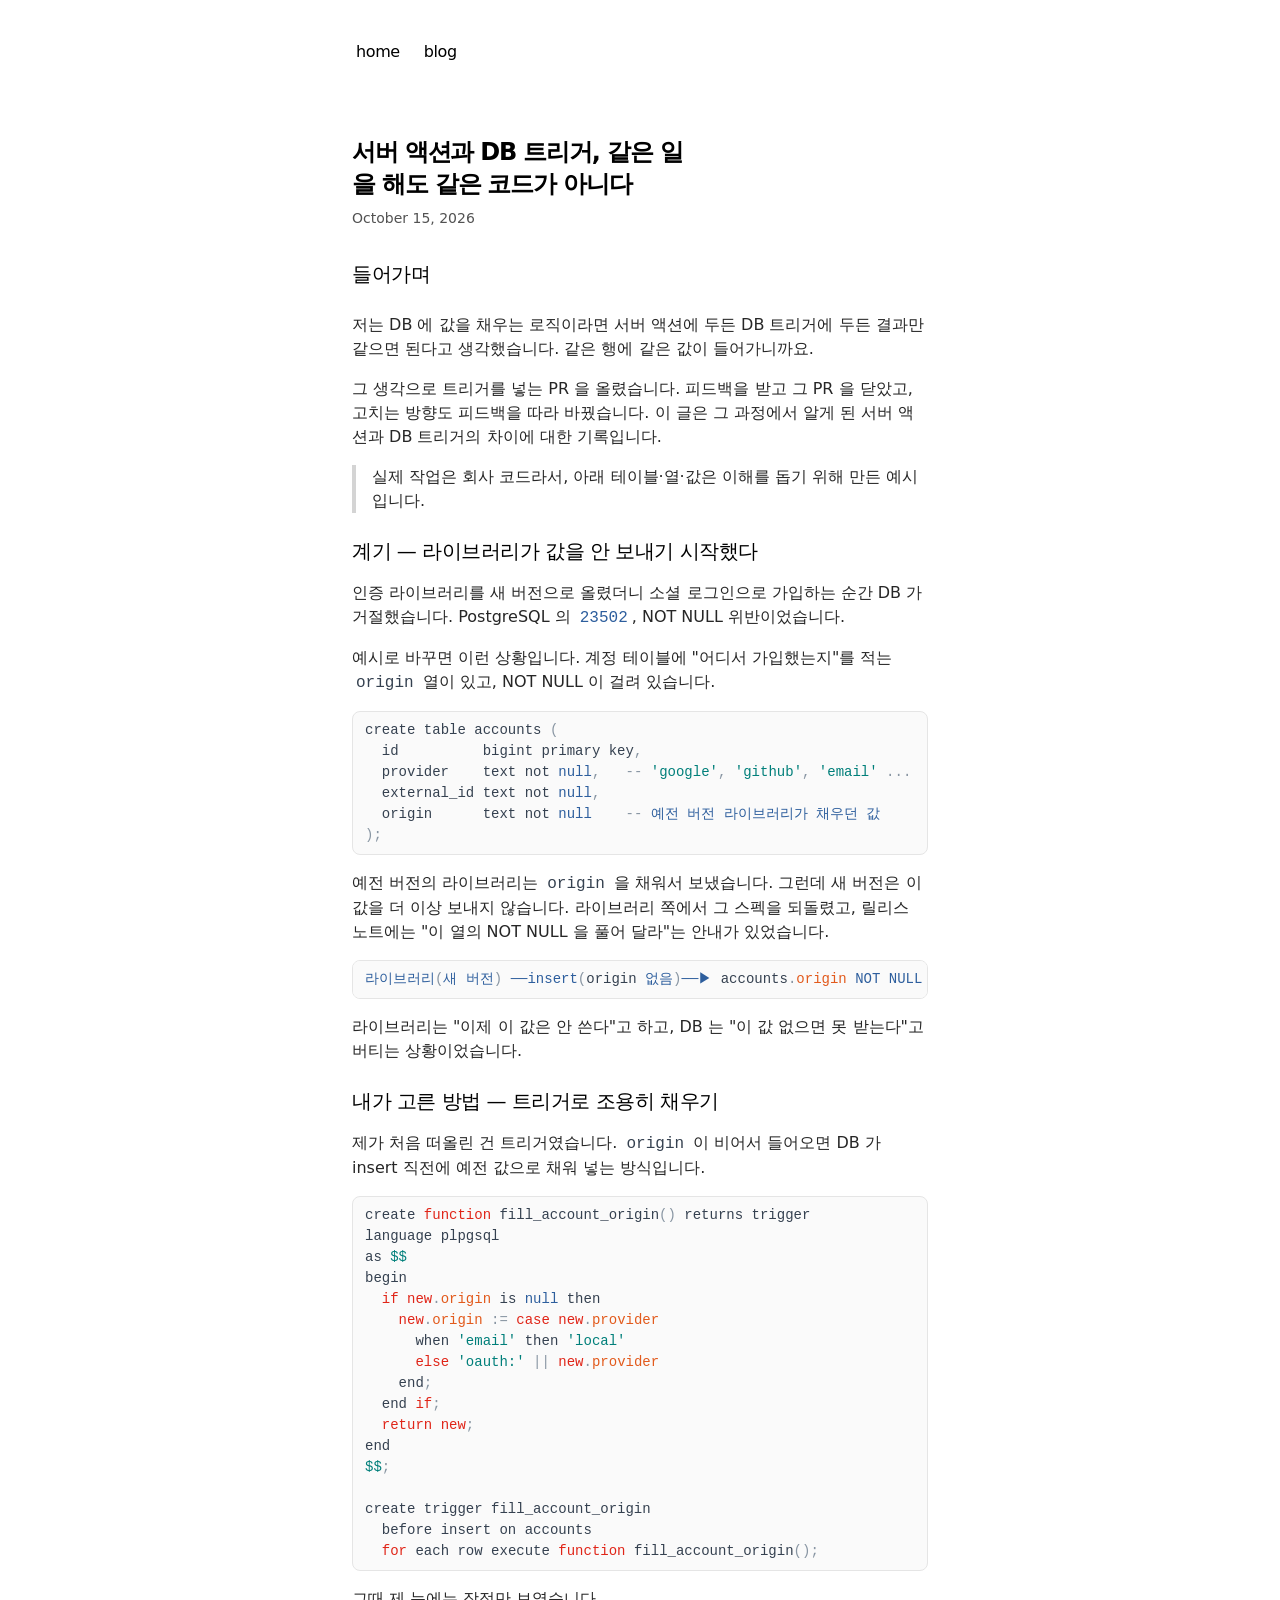
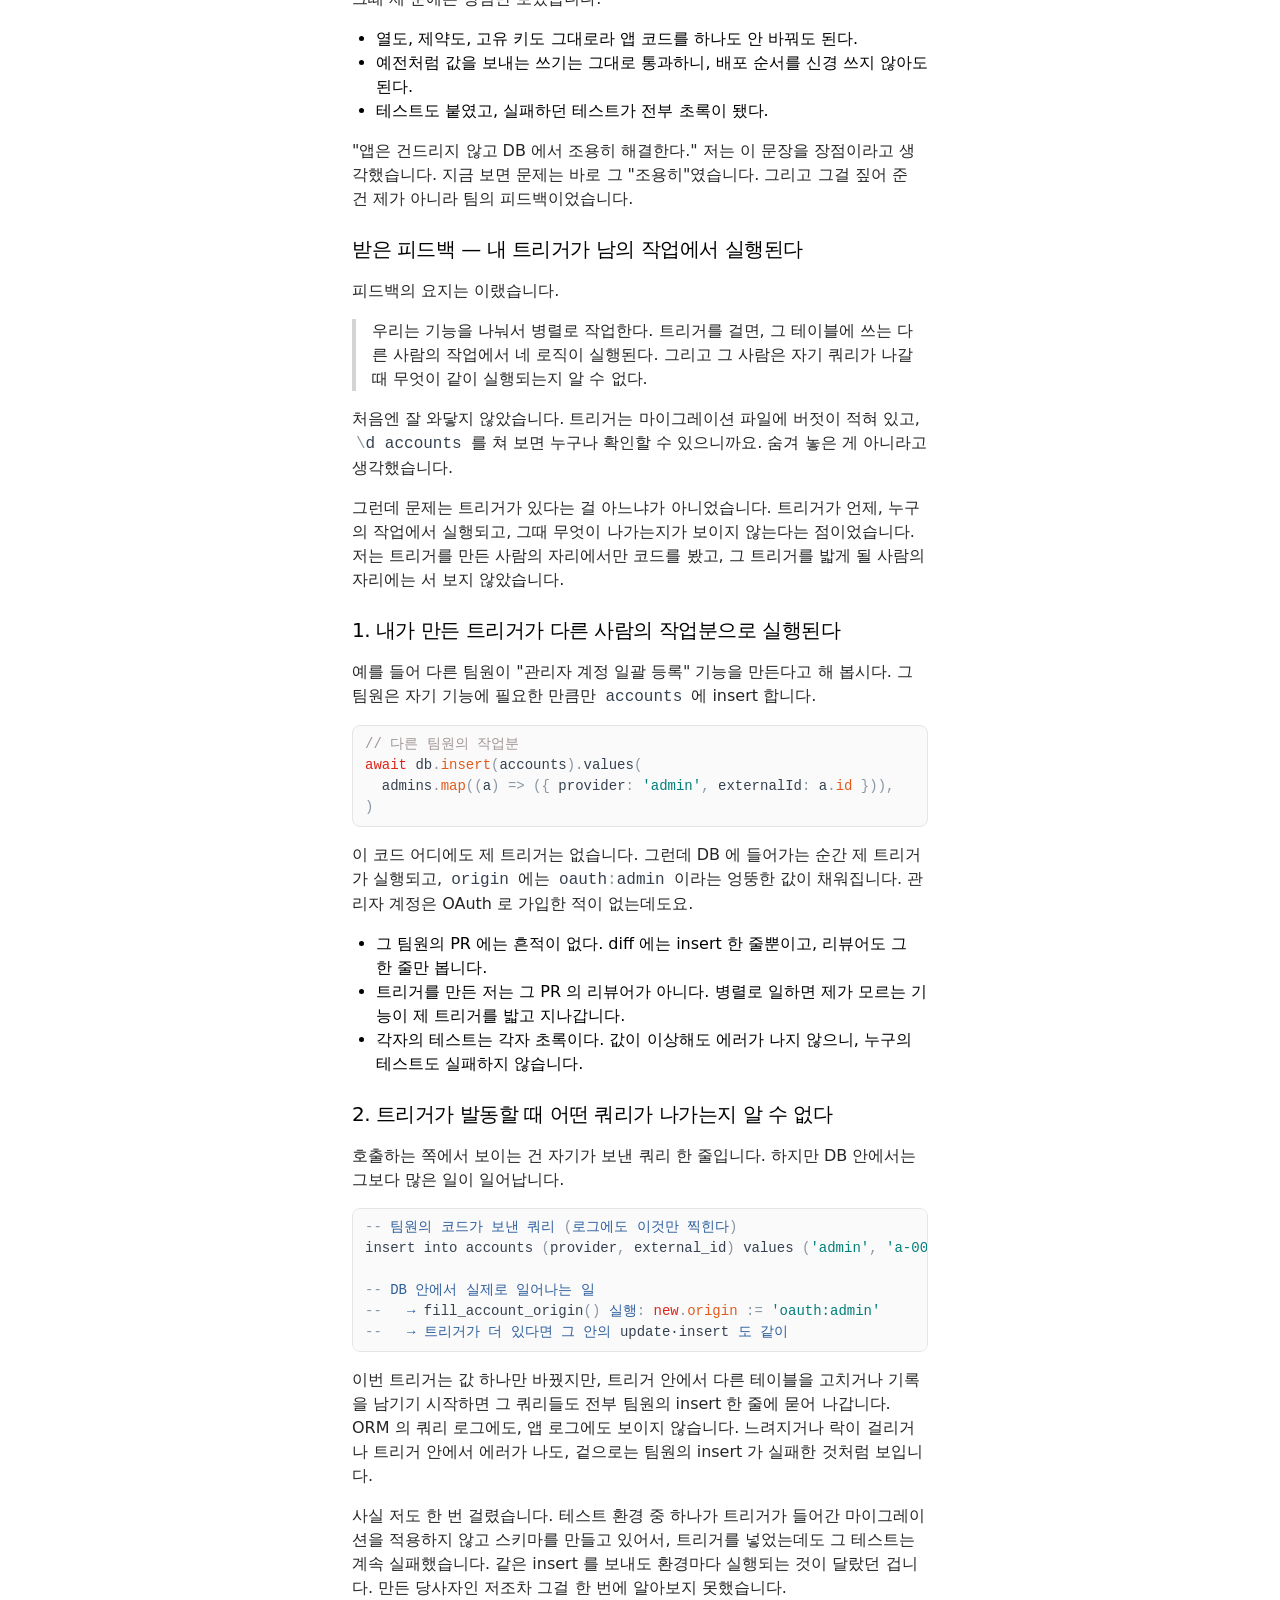
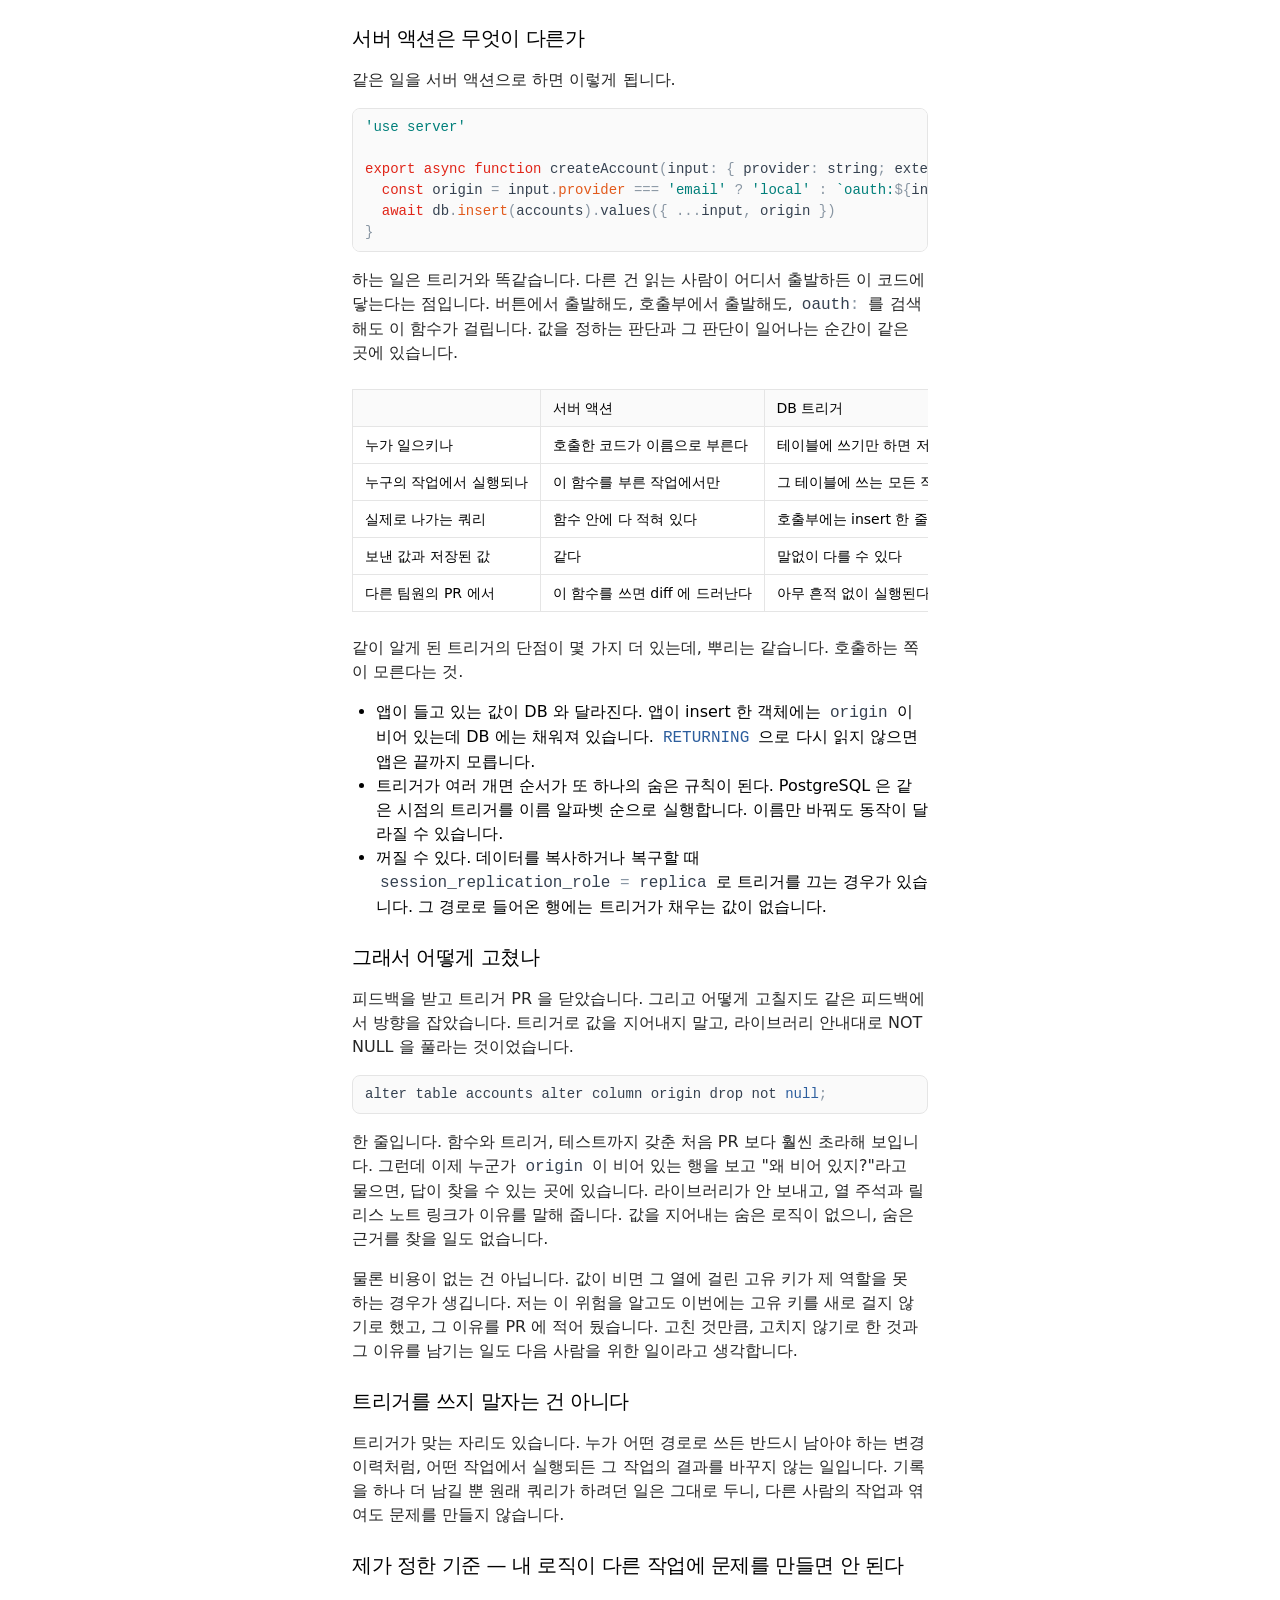
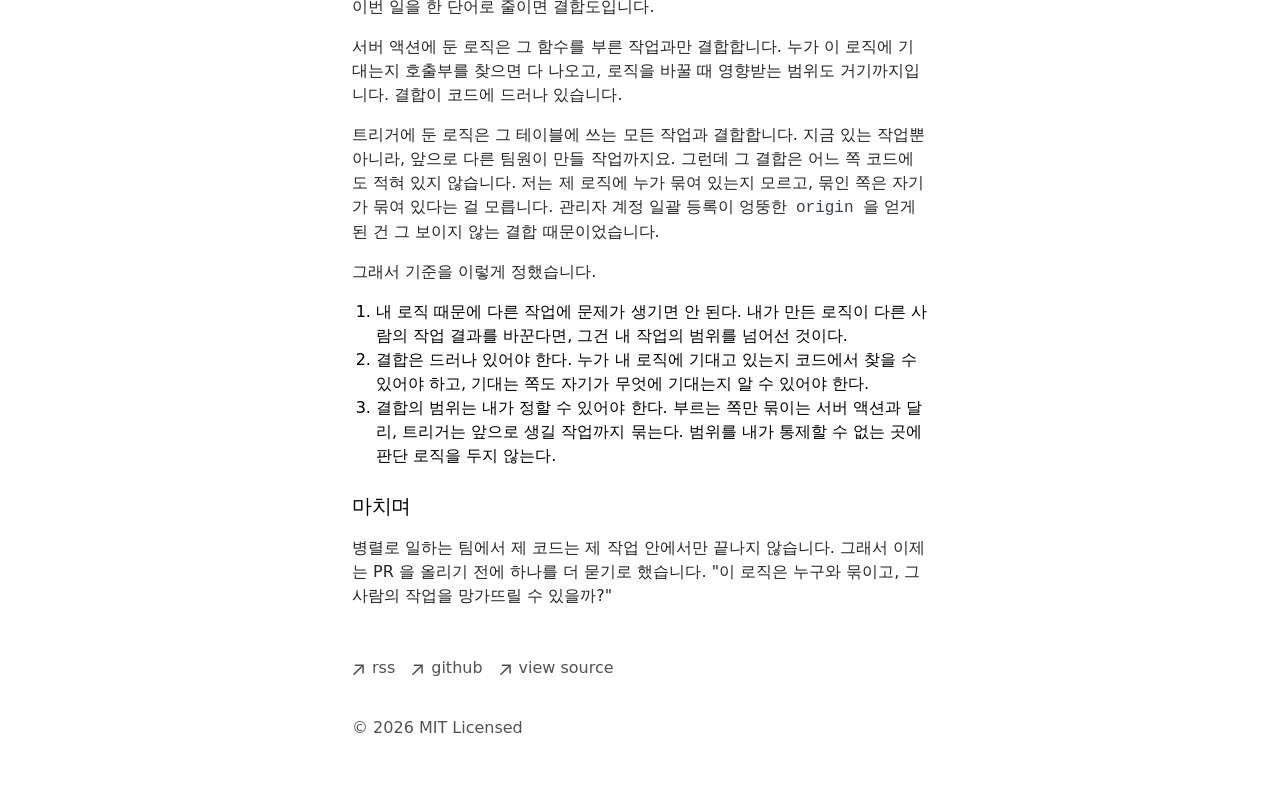
<file: blog/db-trigger-vs-server-action/index.html>
<!DOCTYPE html><!--oyrgmF1Dx3ictpBRRsKuO--><html lang="ko" class="text-black bg-white dark:text-white dark:bg-black geistsans_d5a4f12f-module__oi7R6W__variable geistmono_157ca88a-module__osPrOG__variable"><head><meta charSet="utf-8"/><meta name="viewport" content="width=device-width, initial-scale=1"/><link rel="preload" href="/_next/static/media/GeistMono_Variable.p.aabdd940.woff2" as="font" crossorigin="" type="font/woff2"/><link rel="preload" href="/_next/static/media/Geist_Variable-s.p.35889d8b.woff2" as="font" crossorigin="" type="font/woff2"/><link rel="stylesheet" href="/_next/static/chunks/dd1597630cc93c74.css" data-precedence="next"/><link rel="preload" as="script" fetchPriority="low" href="/_next/static/chunks/ae3509c3d6883f83.js"/><script src="/_next/static/chunks/a9077698ef76e11f.js" async=""></script><script src="/_next/static/chunks/7e861fa2f6e8dac3.js" async=""></script><script src="/_next/static/chunks/cb73eba711e282ea.js" async=""></script><script src="/_next/static/chunks/turbopack-9a8213828bfe24ab.js" async=""></script><script src="/_next/static/chunks/1af1dd91bd03bb80.js" async=""></script><script src="/_next/static/chunks/75f277ecb6d71786.js" async=""></script><script src="/_next/static/chunks/cc5639b053815f24.js" async=""></script><script src="/_next/static/chunks/4904848246fadb45.js" async=""></script><meta name="next-size-adjust" content=""/><title>서버 액션과 DB 트리거, 같은 일을 해도 같은 코드가 아니다 | 인문학 개발자의 소소한 블로그</title><meta name="description" content="NOT NULL 에러를 DB 트리거로 고치는 PR 을 올렸다가, 피드백을 받고 닫은 뒤 NOT NULL 을 푸는 방향으로 고쳤습니다. 병렬로 작업하는 팀에서 트리거는 다른 사람의 작업에서 실행되고, 그때 어떤 쿼리가 나가는지 그 사람은 알 수 없습니다. 서버 액션과 무엇이 다른지 정리했습니다."/><meta name="robots" content="index, follow"/><meta name="googlebot" content="index, follow, max-video-preview:-1, max-image-preview:large, max-snippet:-1"/><meta property="og:title" content="서버 액션과 DB 트리거, 같은 일을 해도 같은 코드가 아니다"/><meta property="og:description" content="NOT NULL 에러를 DB 트리거로 고치는 PR 을 올렸다가, 피드백을 받고 닫은 뒤 NOT NULL 을 푸는 방향으로 고쳤습니다. 병렬로 작업하는 팀에서 트리거는 다른 사람의 작업에서 실행되고, 그때 어떤 쿼리가 나가는지 그 사람은 알 수 없습니다. 서버 액션과 무엇이 다른지 정리했습니다."/><meta property="og:url" content="https://ppaapp220022.github.io/blog/db-trigger-vs-server-action/"/><meta property="og:image" content="https://ppaapp220022.github.io/og.png"/><meta property="og:type" content="article"/><meta property="article:published_time" content="2026-10-15"/><meta name="twitter:card" content="summary_large_image"/><meta name="twitter:title" content="서버 액션과 DB 트리거, 같은 일을 해도 같은 코드가 아니다"/><meta name="twitter:description" content="NOT NULL 에러를 DB 트리거로 고치는 PR 을 올렸다가, 피드백을 받고 닫은 뒤 NOT NULL 을 푸는 방향으로 고쳤습니다. 병렬로 작업하는 팀에서 트리거는 다른 사람의 작업에서 실행되고, 그때 어떤 쿼리가 나가는지 그 사람은 알 수 없습니다. 서버 액션과 무엇이 다른지 정리했습니다."/><meta name="twitter:image" content="https://ppaapp220022.github.io/og.png"/><script src="/_next/static/chunks/a6dad97d9634a72d.js" noModule=""></script></head><body class="antialiased max-w-xl mx-4 mt-8 lg:mx-auto"><div hidden=""><!--$--><!--/$--></div><main class="flex-auto min-w-0 mt-6 flex flex-col px-2 md:px-0"><aside class="-ml-[8px] mb-16 tracking-tight"><div class="lg:sticky lg:top-20"><nav class="flex flex-row items-start relative px-0 pb-0 fade md:overflow-auto scroll-pr-6 md:relative" id="nav"><div class="flex flex-row space-x-0 pr-10"><a class="transition-all hover:text-neutral-800 dark:hover:text-neutral-200 flex align-middle relative py-1 px-2 m-1" href="/">home</a><a class="transition-all hover:text-neutral-800 dark:hover:text-neutral-200 flex align-middle relative py-1 px-2 m-1" href="/blog/">blog</a></div></nav></div></aside><section><script type="application/ld+json">{"@context":"https://schema.org","@type":"BlogPosting","headline":"서버 액션과 DB 트리거, 같은 일을 해도 같은 코드가 아니다","datePublished":"2026-10-15","dateModified":"2026-10-15","description":"NOT NULL 에러를 DB 트리거로 고치는 PR 을 올렸다가, 피드백을 받고 닫은 뒤 NOT NULL 을 푸는 방향으로 고쳤습니다. 병렬로 작업하는 팀에서 트리거는 다른 사람의 작업에서 실행되고, 그때 어떤 쿼리가 나가는지 그 사람은 알 수 없습니다. 서버 액션과 무엇이 다른지 정리했습니다.","image":"https://ppaapp220022.github.io/og.png","url":"https://ppaapp220022.github.io/blog/db-trigger-vs-server-action","author":{"@type":"Person","name":"My Portfolio"}}</script><h1 class="title font-semibold text-2xl tracking-tighter">서버 액션과 DB 트리거, 같은 일을 해도 같은 코드가 아니다</h1><div class="flex justify-between items-center mt-2 mb-8 text-sm"><p class="text-sm text-neutral-600 dark:text-neutral-400">October 15, 2026</p></div><article class="prose"><h2 id=""><a href="#" class="anchor"></a>들어가며</h2>
<p>저는 DB 에 값을 채우는 로직이라면 서버 액션에 두든 DB 트리거에 두든 <strong>결과만 같으면 된다</strong>고 생각했습니다. 같은 행에 같은 값이 들어가니까요.</p>
<p>그 생각으로 트리거를 넣는 PR 을 올렸습니다. 피드백을 받고 그 PR 을 닫았고, 고치는 방향도 피드백을 따라 바꿨습니다. 이 글은 그 과정에서 알게 된 서버 액션과 DB 트리거의 차이에 대한 기록입니다.</p>
<blockquote>
<p>실제 작업은 회사 코드라서, 아래 테이블·열·값은 이해를 돕기 위해 만든 예시입니다.</p>
</blockquote>
<h2 id="-"><a href="#-" class="anchor"></a>계기 — 라이브러리가 값을 안 보내기 시작했다</h2>
<p>인증 라이브러리를 새 버전으로 올렸더니 소셜 로그인으로 가입하는 순간 DB 가 거절했습니다. PostgreSQL 의 <code><span class="sh__line"><span class="sh__token--class" style="color: var(--sh-class)">23502</span></span></code>, NOT NULL 위반이었습니다.</p>
<p>예시로 바꾸면 이런 상황입니다. 계정 테이블에 &quot;어디서 가입했는지&quot;를 적는 <code><span class="sh__line"><span class="sh__token--identifier" style="color: var(--sh-identifier)">origin</span></span></code> 열이 있고, NOT NULL 이 걸려 있습니다.</p>
<pre><code class="language-sql"><span class="sh__line"><span class="sh__token--identifier" style="color: var(--sh-identifier)">create</span><span class="sh__token--space" style="color: var(--sh-space)"> </span><span class="sh__token--identifier" style="color: var(--sh-identifier)">table</span><span class="sh__token--space" style="color: var(--sh-space)"> </span><span class="sh__token--identifier" style="color: var(--sh-identifier)">accounts</span><span class="sh__token--space" style="color: var(--sh-space)"> </span><span class="sh__token--sign" style="color: var(--sh-sign)">(</span><span class="sh__token--break" style="color: var(--sh-break)"></span></span>
<span class="sh__line"><span class="sh__token--space" style="color: var(--sh-space)">  </span><span class="sh__token--identifier" style="color: var(--sh-identifier)">id</span><span class="sh__token--space" style="color: var(--sh-space)"> </span><span class="sh__token--space" style="color: var(--sh-space)">         </span><span class="sh__token--identifier" style="color: var(--sh-identifier)">bigint</span><span class="sh__token--space" style="color: var(--sh-space)"> </span><span class="sh__token--identifier" style="color: var(--sh-identifier)">primary</span><span class="sh__token--space" style="color: var(--sh-space)"> </span><span class="sh__token--identifier" style="color: var(--sh-identifier)">key</span><span class="sh__token--sign" style="color: var(--sh-sign)">,</span><span class="sh__token--break" style="color: var(--sh-break)"></span></span>
<span class="sh__line"><span class="sh__token--space" style="color: var(--sh-space)">  </span><span class="sh__token--identifier" style="color: var(--sh-identifier)">provider</span><span class="sh__token--space" style="color: var(--sh-space)"> </span><span class="sh__token--space" style="color: var(--sh-space)">   </span><span class="sh__token--identifier" style="color: var(--sh-identifier)">text</span><span class="sh__token--space" style="color: var(--sh-space)"> </span><span class="sh__token--identifier" style="color: var(--sh-identifier)">not</span><span class="sh__token--space" style="color: var(--sh-space)"> </span><span class="sh__token--class" style="color: var(--sh-class)">null</span><span class="sh__token--sign" style="color: var(--sh-sign)">,</span><span class="sh__token--space" style="color: var(--sh-space)"> </span><span class="sh__token--space" style="color: var(--sh-space)">  </span><span class="sh__token--sign" style="color: var(--sh-sign)">-</span><span class="sh__token--sign" style="color: var(--sh-sign)">-</span><span class="sh__token--space" style="color: var(--sh-space)"> </span><span class="sh__token--string" style="color: var(--sh-string)">&#039;</span><span class="sh__token--string" style="color: var(--sh-string)">google</span><span class="sh__token--string" style="color: var(--sh-string)">&#039;</span><span class="sh__token--sign" style="color: var(--sh-sign)">,</span><span class="sh__token--space" style="color: var(--sh-space)"> </span><span class="sh__token--string" style="color: var(--sh-string)">&#039;</span><span class="sh__token--string" style="color: var(--sh-string)">github</span><span class="sh__token--string" style="color: var(--sh-string)">&#039;</span><span class="sh__token--sign" style="color: var(--sh-sign)">,</span><span class="sh__token--space" style="color: var(--sh-space)"> </span><span class="sh__token--string" style="color: var(--sh-string)">&#039;</span><span class="sh__token--string" style="color: var(--sh-string)">email</span><span class="sh__token--string" style="color: var(--sh-string)">&#039;</span><span class="sh__token--space" style="color: var(--sh-space)"> </span><span class="sh__token--sign" style="color: var(--sh-sign)">.</span><span class="sh__token--sign" style="color: var(--sh-sign)">.</span><span class="sh__token--sign" style="color: var(--sh-sign)">.</span><span class="sh__token--break" style="color: var(--sh-break)"></span></span>
<span class="sh__line"><span class="sh__token--space" style="color: var(--sh-space)">  </span><span class="sh__token--identifier" style="color: var(--sh-identifier)">external_id</span><span class="sh__token--space" style="color: var(--sh-space)"> </span><span class="sh__token--identifier" style="color: var(--sh-identifier)">text</span><span class="sh__token--space" style="color: var(--sh-space)"> </span><span class="sh__token--identifier" style="color: var(--sh-identifier)">not</span><span class="sh__token--space" style="color: var(--sh-space)"> </span><span class="sh__token--class" style="color: var(--sh-class)">null</span><span class="sh__token--sign" style="color: var(--sh-sign)">,</span><span class="sh__token--break" style="color: var(--sh-break)"></span></span>
<span class="sh__line"><span class="sh__token--space" style="color: var(--sh-space)">  </span><span class="sh__token--identifier" style="color: var(--sh-identifier)">origin</span><span class="sh__token--space" style="color: var(--sh-space)"> </span><span class="sh__token--space" style="color: var(--sh-space)">     </span><span class="sh__token--identifier" style="color: var(--sh-identifier)">text</span><span class="sh__token--space" style="color: var(--sh-space)"> </span><span class="sh__token--identifier" style="color: var(--sh-identifier)">not</span><span class="sh__token--space" style="color: var(--sh-space)"> </span><span class="sh__token--class" style="color: var(--sh-class)">null</span><span class="sh__token--space" style="color: var(--sh-space)"> </span><span class="sh__token--space" style="color: var(--sh-space)">   </span><span class="sh__token--sign" style="color: var(--sh-sign)">-</span><span class="sh__token--sign" style="color: var(--sh-sign)">-</span><span class="sh__token--space" style="color: var(--sh-space)"> </span><span class="sh__token--class" style="color: var(--sh-class)">예전</span><span class="sh__token--space" style="color: var(--sh-space)"> </span><span class="sh__token--class" style="color: var(--sh-class)">버전</span><span class="sh__token--space" style="color: var(--sh-space)"> </span><span class="sh__token--class" style="color: var(--sh-class)">라이브러리가</span><span class="sh__token--space" style="color: var(--sh-space)"> </span><span class="sh__token--class" style="color: var(--sh-class)">채우던</span><span class="sh__token--space" style="color: var(--sh-space)"> </span><span class="sh__token--class" style="color: var(--sh-class)">값</span><span class="sh__token--break" style="color: var(--sh-break)"></span></span>
<span class="sh__line"><span class="sh__token--sign" style="color: var(--sh-sign)">)</span><span class="sh__token--sign" style="color: var(--sh-sign)">;</span><span class="sh__token--break" style="color: var(--sh-break)"></span></span></code></pre>
<p>예전 버전의 라이브러리는 <code><span class="sh__line"><span class="sh__token--identifier" style="color: var(--sh-identifier)">origin</span></span></code> 을 채워서 보냈습니다. 그런데 새 버전은 이 값을 <strong>더 이상 보내지 않습니다.</strong> 라이브러리 쪽에서 그 스펙을 되돌렸고, 릴리스 노트에는 &quot;이 열의 NOT NULL 을 풀어 달라&quot;는 안내가 있었습니다.</p>
<pre><code><span class="sh__line"><span class="sh__token--class" style="color: var(--sh-class)">라이브러리</span><span class="sh__token--sign" style="color: var(--sh-sign)">(</span><span class="sh__token--class" style="color: var(--sh-class)">새</span><span class="sh__token--space" style="color: var(--sh-space)"> </span><span class="sh__token--class" style="color: var(--sh-class)">버전</span><span class="sh__token--sign" style="color: var(--sh-sign)">)</span><span class="sh__token--space" style="color: var(--sh-space)"> </span><span class="sh__token--class" style="color: var(--sh-class)">──insert</span><span class="sh__token--sign" style="color: var(--sh-sign)">(</span><span class="sh__token--identifier" style="color: var(--sh-identifier)">origin</span><span class="sh__token--space" style="color: var(--sh-space)"> </span><span class="sh__token--class" style="color: var(--sh-class)">없음</span><span class="sh__token--sign" style="color: var(--sh-sign)">)</span><span class="sh__token--class" style="color: var(--sh-class)">──▶</span><span class="sh__token--space" style="color: var(--sh-space)"> </span><span class="sh__token--identifier" style="color: var(--sh-identifier)">accounts</span><span class="sh__token--sign" style="color: var(--sh-sign)">.</span><span class="sh__token--property" style="color: var(--sh-property)">origin</span><span class="sh__token--space" style="color: var(--sh-space)"> </span><span class="sh__token--class" style="color: var(--sh-class)">NOT</span><span class="sh__token--space" style="color: var(--sh-space)"> </span><span class="sh__token--class" style="color: var(--sh-class)">NULL</span><span class="sh__token--space" style="color: var(--sh-space)"> </span><span class="sh__token--class" style="color: var(--sh-class)">──▶</span><span class="sh__token--space" style="color: var(--sh-space)"> </span><span class="sh__token--class" style="color: var(--sh-class)">23502</span><span class="sh__token--space" style="color: var(--sh-space)"> </span><span class="sh__token--class" style="color: var(--sh-class)">❌</span><span class="sh__token--break" style="color: var(--sh-break)"></span></span></code></pre>
<p>라이브러리는 &quot;이제 이 값은 안 쓴다&quot;고 하고, DB 는 &quot;이 값 없으면 못 받는다&quot;고 버티는 상황이었습니다.</p>
<h2 id="-"><a href="#-" class="anchor"></a>내가 고른 방법 — 트리거로 조용히 채우기</h2>
<p>제가 처음 떠올린 건 트리거였습니다. <code><span class="sh__line"><span class="sh__token--identifier" style="color: var(--sh-identifier)">origin</span></span></code> 이 비어서 들어오면 DB 가 insert 직전에 예전 값으로 채워 넣는 방식입니다.</p>
<pre><code class="language-sql"><span class="sh__line"><span class="sh__token--identifier" style="color: var(--sh-identifier)">create</span><span class="sh__token--space" style="color: var(--sh-space)"> </span><span class="sh__token--keyword" style="color: var(--sh-keyword)">function</span><span class="sh__token--space" style="color: var(--sh-space)"> </span><span class="sh__token--identifier" style="color: var(--sh-identifier)">fill_account_origin</span><span class="sh__token--sign" style="color: var(--sh-sign)">(</span><span class="sh__token--sign" style="color: var(--sh-sign)">)</span><span class="sh__token--space" style="color: var(--sh-space)"> </span><span class="sh__token--identifier" style="color: var(--sh-identifier)">returns</span><span class="sh__token--space" style="color: var(--sh-space)"> </span><span class="sh__token--identifier" style="color: var(--sh-identifier)">trigger</span><span class="sh__token--break" style="color: var(--sh-break)"></span></span>
<span class="sh__line"><span class="sh__token--identifier" style="color: var(--sh-identifier)">language</span><span class="sh__token--space" style="color: var(--sh-space)"> </span><span class="sh__token--identifier" style="color: var(--sh-identifier)">plpgsql</span><span class="sh__token--break" style="color: var(--sh-break)"></span></span>
<span class="sh__line"><span class="sh__token--identifier" style="color: var(--sh-identifier)">as</span><span class="sh__token--space" style="color: var(--sh-space)"> </span><span class="sh__token--string" style="color: var(--sh-string)">$$</span><span class="sh__token--break" style="color: var(--sh-break)"></span></span>
<span class="sh__line"><span class="sh__token--identifier" style="color: var(--sh-identifier)">begin</span><span class="sh__token--break" style="color: var(--sh-break)"></span></span>
<span class="sh__line"><span class="sh__token--space" style="color: var(--sh-space)">  </span><span class="sh__token--keyword" style="color: var(--sh-keyword)">if</span><span class="sh__token--space" style="color: var(--sh-space)"> </span><span class="sh__token--keyword" style="color: var(--sh-keyword)">new</span><span class="sh__token--sign" style="color: var(--sh-sign)">.</span><span class="sh__token--property" style="color: var(--sh-property)">origin</span><span class="sh__token--space" style="color: var(--sh-space)"> </span><span class="sh__token--identifier" style="color: var(--sh-identifier)">is</span><span class="sh__token--space" style="color: var(--sh-space)"> </span><span class="sh__token--class" style="color: var(--sh-class)">null</span><span class="sh__token--space" style="color: var(--sh-space)"> </span><span class="sh__token--identifier" style="color: var(--sh-identifier)">then</span><span class="sh__token--break" style="color: var(--sh-break)"></span></span>
<span class="sh__line"><span class="sh__token--space" style="color: var(--sh-space)">    </span><span class="sh__token--keyword" style="color: var(--sh-keyword)">new</span><span class="sh__token--sign" style="color: var(--sh-sign)">.</span><span class="sh__token--property" style="color: var(--sh-property)">origin</span><span class="sh__token--space" style="color: var(--sh-space)"> </span><span class="sh__token--sign" style="color: var(--sh-sign)">:</span><span class="sh__token--sign" style="color: var(--sh-sign)">=</span><span class="sh__token--space" style="color: var(--sh-space)"> </span><span class="sh__token--keyword" style="color: var(--sh-keyword)">case</span><span class="sh__token--space" style="color: var(--sh-space)"> </span><span class="sh__token--keyword" style="color: var(--sh-keyword)">new</span><span class="sh__token--sign" style="color: var(--sh-sign)">.</span><span class="sh__token--property" style="color: var(--sh-property)">provider</span><span class="sh__token--break" style="color: var(--sh-break)"></span></span>
<span class="sh__line"><span class="sh__token--space" style="color: var(--sh-space)">      </span><span class="sh__token--identifier" style="color: var(--sh-identifier)">when</span><span class="sh__token--space" style="color: var(--sh-space)"> </span><span class="sh__token--string" style="color: var(--sh-string)">&#039;</span><span class="sh__token--string" style="color: var(--sh-string)">email</span><span class="sh__token--string" style="color: var(--sh-string)">&#039;</span><span class="sh__token--space" style="color: var(--sh-space)"> </span><span class="sh__token--identifier" style="color: var(--sh-identifier)">then</span><span class="sh__token--space" style="color: var(--sh-space)"> </span><span class="sh__token--string" style="color: var(--sh-string)">&#039;</span><span class="sh__token--string" style="color: var(--sh-string)">local</span><span class="sh__token--string" style="color: var(--sh-string)">&#039;</span><span class="sh__token--break" style="color: var(--sh-break)"></span></span>
<span class="sh__line"><span class="sh__token--space" style="color: var(--sh-space)">      </span><span class="sh__token--keyword" style="color: var(--sh-keyword)">else</span><span class="sh__token--space" style="color: var(--sh-space)"> </span><span class="sh__token--string" style="color: var(--sh-string)">&#039;</span><span class="sh__token--string" style="color: var(--sh-string)">oauth:</span><span class="sh__token--string" style="color: var(--sh-string)">&#039;</span><span class="sh__token--space" style="color: var(--sh-space)"> </span><span class="sh__token--sign" style="color: var(--sh-sign)">|</span><span class="sh__token--sign" style="color: var(--sh-sign)">|</span><span class="sh__token--space" style="color: var(--sh-space)"> </span><span class="sh__token--keyword" style="color: var(--sh-keyword)">new</span><span class="sh__token--sign" style="color: var(--sh-sign)">.</span><span class="sh__token--property" style="color: var(--sh-property)">provider</span><span class="sh__token--break" style="color: var(--sh-break)"></span></span>
<span class="sh__line"><span class="sh__token--space" style="color: var(--sh-space)">    </span><span class="sh__token--identifier" style="color: var(--sh-identifier)">end</span><span class="sh__token--sign" style="color: var(--sh-sign)">;</span><span class="sh__token--break" style="color: var(--sh-break)"></span></span>
<span class="sh__line"><span class="sh__token--space" style="color: var(--sh-space)">  </span><span class="sh__token--identifier" style="color: var(--sh-identifier)">end</span><span class="sh__token--space" style="color: var(--sh-space)"> </span><span class="sh__token--keyword" style="color: var(--sh-keyword)">if</span><span class="sh__token--sign" style="color: var(--sh-sign)">;</span><span class="sh__token--break" style="color: var(--sh-break)"></span></span>
<span class="sh__line"><span class="sh__token--space" style="color: var(--sh-space)">  </span><span class="sh__token--keyword" style="color: var(--sh-keyword)">return</span><span class="sh__token--space" style="color: var(--sh-space)"> </span><span class="sh__token--keyword" style="color: var(--sh-keyword)">new</span><span class="sh__token--sign" style="color: var(--sh-sign)">;</span><span class="sh__token--break" style="color: var(--sh-break)"></span></span>
<span class="sh__line"><span class="sh__token--identifier" style="color: var(--sh-identifier)">end</span><span class="sh__token--break" style="color: var(--sh-break)"></span></span>
<span class="sh__line"><span class="sh__token--string" style="color: var(--sh-string)">$$</span><span class="sh__token--sign" style="color: var(--sh-sign)">;</span><span class="sh__token--break" style="color: var(--sh-break)"></span></span>
<span class="sh__line"><span class="sh__token--break" style="color: var(--sh-break)"></span></span>
<span class="sh__line"><span class="sh__token--identifier" style="color: var(--sh-identifier)">create</span><span class="sh__token--space" style="color: var(--sh-space)"> </span><span class="sh__token--identifier" style="color: var(--sh-identifier)">trigger</span><span class="sh__token--space" style="color: var(--sh-space)"> </span><span class="sh__token--identifier" style="color: var(--sh-identifier)">fill_account_origin</span><span class="sh__token--break" style="color: var(--sh-break)"></span></span>
<span class="sh__line"><span class="sh__token--space" style="color: var(--sh-space)">  </span><span class="sh__token--identifier" style="color: var(--sh-identifier)">before</span><span class="sh__token--space" style="color: var(--sh-space)"> </span><span class="sh__token--identifier" style="color: var(--sh-identifier)">insert</span><span class="sh__token--space" style="color: var(--sh-space)"> </span><span class="sh__token--identifier" style="color: var(--sh-identifier)">on</span><span class="sh__token--space" style="color: var(--sh-space)"> </span><span class="sh__token--identifier" style="color: var(--sh-identifier)">accounts</span><span class="sh__token--break" style="color: var(--sh-break)"></span></span>
<span class="sh__line"><span class="sh__token--space" style="color: var(--sh-space)">  </span><span class="sh__token--keyword" style="color: var(--sh-keyword)">for</span><span class="sh__token--space" style="color: var(--sh-space)"> </span><span class="sh__token--identifier" style="color: var(--sh-identifier)">each</span><span class="sh__token--space" style="color: var(--sh-space)"> </span><span class="sh__token--identifier" style="color: var(--sh-identifier)">row</span><span class="sh__token--space" style="color: var(--sh-space)"> </span><span class="sh__token--identifier" style="color: var(--sh-identifier)">execute</span><span class="sh__token--space" style="color: var(--sh-space)"> </span><span class="sh__token--keyword" style="color: var(--sh-keyword)">function</span><span class="sh__token--space" style="color: var(--sh-space)"> </span><span class="sh__token--identifier" style="color: var(--sh-identifier)">fill_account_origin</span><span class="sh__token--sign" style="color: var(--sh-sign)">(</span><span class="sh__token--sign" style="color: var(--sh-sign)">)</span><span class="sh__token--sign" style="color: var(--sh-sign)">;</span><span class="sh__token--break" style="color: var(--sh-break)"></span></span></code></pre>
<p>그때 제 눈에는 장점만 보였습니다.</p>
<ul>
<li>열도, 제약도, 고유 키도 그대로라 <strong>앱 코드를 하나도 안 바꿔도 된다.</strong></li>
<li>예전처럼 값을 보내는 쓰기는 그대로 통과하니, 배포 순서를 신경 쓰지 않아도 된다.</li>
<li>테스트도 붙였고, 실패하던 테스트가 전부 초록이 됐다.</li>
</ul>
<p>&quot;앱은 건드리지 않고 DB 에서 조용히 해결한다.&quot; 저는 이 문장을 장점이라고 생각했습니다. 지금 보면 문제는 바로 그 &quot;조용히&quot;였습니다. 그리고 그걸 짚어 준 건 제가 아니라 팀의 피드백이었습니다.</p>
<h2 id="-"><a href="#-" class="anchor"></a>받은 피드백 — 내 트리거가 남의 작업에서 실행된다</h2>
<p>피드백의 요지는 이랬습니다.</p>
<blockquote>
<p>우리는 기능을 나눠서 병렬로 작업한다. 트리거를 걸면, 그 테이블에 쓰는 다른 사람의 작업에서 네 로직이 실행된다. 그리고 그 사람은 자기 쿼리가 나갈 때 무엇이 같이 실행되는지 알 수 없다.</p>
</blockquote>
<p>처음엔 잘 와닿지 않았습니다. 트리거는 마이그레이션 파일에 버젓이 적혀 있고, <code><span class="sh__line"><span class="sh__token--sign" style="color: var(--sh-sign)">\</span><span class="sh__token--identifier" style="color: var(--sh-identifier)">d</span><span class="sh__token--space" style="color: var(--sh-space)"> </span><span class="sh__token--identifier" style="color: var(--sh-identifier)">accounts</span></span></code> 를 쳐 보면 누구나 확인할 수 있으니까요. 숨겨 놓은 게 아니라고 생각했습니다.</p>
<p>그런데 문제는 트리거가 <strong>있다는 걸 아느냐</strong>가 아니었습니다. 트리거가 <strong>언제, 누구의 작업에서 실행되고, 그때 무엇이 나가는지</strong>가 보이지 않는다는 점이었습니다. 저는 트리거를 만든 사람의 자리에서만 코드를 봤고, 그 트리거를 밟게 될 사람의 자리에는 서 보지 않았습니다.</p>
<h3 id="1-"><a href="#1-" class="anchor"></a>1. 내가 만든 트리거가 다른 사람의 작업분으로 실행된다</h3>
<p>예를 들어 다른 팀원이 &quot;관리자 계정 일괄 등록&quot; 기능을 만든다고 해 봅시다. 그 팀원은 자기 기능에 필요한 만큼만 <code><span class="sh__line"><span class="sh__token--identifier" style="color: var(--sh-identifier)">accounts</span></span></code> 에 insert 합니다.</p>
<pre><code class="language-ts"><span class="sh__line"><span class="sh__token--comment" style="color: var(--sh-comment)">// 다른 팀원의 작업분</span></span>
<span class="sh__line"><span class="sh__token--comment" style="color: var(--sh-comment)"></span><span class="sh__token--keyword" style="color: var(--sh-keyword)">await</span><span class="sh__token--space" style="color: var(--sh-space)"> </span><span class="sh__token--identifier" style="color: var(--sh-identifier)">db</span><span class="sh__token--sign" style="color: var(--sh-sign)">.</span><span class="sh__token--property" style="color: var(--sh-property)">insert</span><span class="sh__token--sign" style="color: var(--sh-sign)">(</span><span class="sh__token--identifier" style="color: var(--sh-identifier)">accounts</span><span class="sh__token--sign" style="color: var(--sh-sign)">)</span><span class="sh__token--sign" style="color: var(--sh-sign)">.</span><span class="sh__token--identifier" style="color: var(--sh-identifier)">values</span><span class="sh__token--sign" style="color: var(--sh-sign)">(</span><span class="sh__token--break" style="color: var(--sh-break)"></span></span>
<span class="sh__line"><span class="sh__token--space" style="color: var(--sh-space)">  </span><span class="sh__token--identifier" style="color: var(--sh-identifier)">admins</span><span class="sh__token--sign" style="color: var(--sh-sign)">.</span><span class="sh__token--property" style="color: var(--sh-property)">map</span><span class="sh__token--sign" style="color: var(--sh-sign)">(</span><span class="sh__token--sign" style="color: var(--sh-sign)">(</span><span class="sh__token--identifier" style="color: var(--sh-identifier)">a</span><span class="sh__token--sign" style="color: var(--sh-sign)">)</span><span class="sh__token--space" style="color: var(--sh-space)"> </span><span class="sh__token--sign" style="color: var(--sh-sign)">=</span><span class="sh__token--sign" style="color: var(--sh-sign)">&gt;</span><span class="sh__token--space" style="color: var(--sh-space)"> </span><span class="sh__token--sign" style="color: var(--sh-sign)">(</span><span class="sh__token--sign" style="color: var(--sh-sign)">{</span><span class="sh__token--space" style="color: var(--sh-space)"> </span><span class="sh__token--identifier" style="color: var(--sh-identifier)">provider</span><span class="sh__token--sign" style="color: var(--sh-sign)">:</span><span class="sh__token--space" style="color: var(--sh-space)"> </span><span class="sh__token--string" style="color: var(--sh-string)">&#039;</span><span class="sh__token--string" style="color: var(--sh-string)">admin</span><span class="sh__token--string" style="color: var(--sh-string)">&#039;</span><span class="sh__token--sign" style="color: var(--sh-sign)">,</span><span class="sh__token--space" style="color: var(--sh-space)"> </span><span class="sh__token--identifier" style="color: var(--sh-identifier)">externalId</span><span class="sh__token--sign" style="color: var(--sh-sign)">:</span><span class="sh__token--space" style="color: var(--sh-space)"> </span><span class="sh__token--identifier" style="color: var(--sh-identifier)">a</span><span class="sh__token--sign" style="color: var(--sh-sign)">.</span><span class="sh__token--property" style="color: var(--sh-property)">id</span><span class="sh__token--space" style="color: var(--sh-space)"> </span><span class="sh__token--sign" style="color: var(--sh-sign)">}</span><span class="sh__token--sign" style="color: var(--sh-sign)">)</span><span class="sh__token--sign" style="color: var(--sh-sign)">)</span><span class="sh__token--sign" style="color: var(--sh-sign)">,</span><span class="sh__token--break" style="color: var(--sh-break)"></span></span>
<span class="sh__line"><span class="sh__token--sign" style="color: var(--sh-sign)">)</span><span class="sh__token--break" style="color: var(--sh-break)"></span></span></code></pre>
<p>이 코드 어디에도 제 트리거는 없습니다. 그런데 DB 에 들어가는 순간 제 트리거가 실행되고, <code><span class="sh__line"><span class="sh__token--identifier" style="color: var(--sh-identifier)">origin</span></span></code> 에는 <code><span class="sh__line"><span class="sh__token--identifier" style="color: var(--sh-identifier)">oauth</span><span class="sh__token--sign" style="color: var(--sh-sign)">:</span><span class="sh__token--identifier" style="color: var(--sh-identifier)">admin</span></span></code> 이라는 엉뚱한 값이 채워집니다. 관리자 계정은 OAuth 로 가입한 적이 없는데도요.</p>
<ul>
<li><strong>그 팀원의 PR 에는 흔적이 없다.</strong> diff 에는 insert 한 줄뿐이고, 리뷰어도 그 한 줄만 봅니다.</li>
<li><strong>트리거를 만든 저는 그 PR 의 리뷰어가 아니다.</strong> 병렬로 일하면 제가 모르는 기능이 제 트리거를 밟고 지나갑니다.</li>
<li><strong>각자의 테스트는 각자 초록이다.</strong> 값이 이상해도 에러가 나지 않으니, 누구의 테스트도 실패하지 않습니다.</li>
</ul>
<h3 id="2-"><a href="#2-" class="anchor"></a>2. 트리거가 발동할 때 어떤 쿼리가 나가는지 알 수 없다</h3>
<p>호출하는 쪽에서 보이는 건 자기가 보낸 쿼리 한 줄입니다. 하지만 DB 안에서는 그보다 많은 일이 일어납니다.</p>
<pre><code class="language-sql"><span class="sh__line"><span class="sh__token--sign" style="color: var(--sh-sign)">-</span><span class="sh__token--sign" style="color: var(--sh-sign)">-</span><span class="sh__token--space" style="color: var(--sh-space)"> </span><span class="sh__token--class" style="color: var(--sh-class)">팀원의</span><span class="sh__token--space" style="color: var(--sh-space)"> </span><span class="sh__token--class" style="color: var(--sh-class)">코드가</span><span class="sh__token--space" style="color: var(--sh-space)"> </span><span class="sh__token--class" style="color: var(--sh-class)">보낸</span><span class="sh__token--space" style="color: var(--sh-space)"> </span><span class="sh__token--class" style="color: var(--sh-class)">쿼리</span><span class="sh__token--space" style="color: var(--sh-space)"> </span><span class="sh__token--sign" style="color: var(--sh-sign)">(</span><span class="sh__token--class" style="color: var(--sh-class)">로그에도</span><span class="sh__token--space" style="color: var(--sh-space)"> </span><span class="sh__token--class" style="color: var(--sh-class)">이것만</span><span class="sh__token--space" style="color: var(--sh-space)"> </span><span class="sh__token--class" style="color: var(--sh-class)">찍힌다</span><span class="sh__token--sign" style="color: var(--sh-sign)">)</span><span class="sh__token--break" style="color: var(--sh-break)"></span></span>
<span class="sh__line"><span class="sh__token--identifier" style="color: var(--sh-identifier)">insert</span><span class="sh__token--space" style="color: var(--sh-space)"> </span><span class="sh__token--identifier" style="color: var(--sh-identifier)">into</span><span class="sh__token--space" style="color: var(--sh-space)"> </span><span class="sh__token--identifier" style="color: var(--sh-identifier)">accounts</span><span class="sh__token--space" style="color: var(--sh-space)"> </span><span class="sh__token--sign" style="color: var(--sh-sign)">(</span><span class="sh__token--identifier" style="color: var(--sh-identifier)">provider</span><span class="sh__token--sign" style="color: var(--sh-sign)">,</span><span class="sh__token--space" style="color: var(--sh-space)"> </span><span class="sh__token--identifier" style="color: var(--sh-identifier)">external_id</span><span class="sh__token--sign" style="color: var(--sh-sign)">)</span><span class="sh__token--space" style="color: var(--sh-space)"> </span><span class="sh__token--identifier" style="color: var(--sh-identifier)">values</span><span class="sh__token--space" style="color: var(--sh-space)"> </span><span class="sh__token--sign" style="color: var(--sh-sign)">(</span><span class="sh__token--string" style="color: var(--sh-string)">&#039;</span><span class="sh__token--string" style="color: var(--sh-string)">admin</span><span class="sh__token--string" style="color: var(--sh-string)">&#039;</span><span class="sh__token--sign" style="color: var(--sh-sign)">,</span><span class="sh__token--space" style="color: var(--sh-space)"> </span><span class="sh__token--string" style="color: var(--sh-string)">&#039;</span><span class="sh__token--string" style="color: var(--sh-string)">a-001</span><span class="sh__token--string" style="color: var(--sh-string)">&#039;</span><span class="sh__token--sign" style="color: var(--sh-sign)">)</span><span class="sh__token--sign" style="color: var(--sh-sign)">;</span><span class="sh__token--break" style="color: var(--sh-break)"></span></span>
<span class="sh__line"><span class="sh__token--break" style="color: var(--sh-break)"></span></span>
<span class="sh__line"><span class="sh__token--sign" style="color: var(--sh-sign)">-</span><span class="sh__token--sign" style="color: var(--sh-sign)">-</span><span class="sh__token--space" style="color: var(--sh-space)"> </span><span class="sh__token--class" style="color: var(--sh-class)">DB</span><span class="sh__token--space" style="color: var(--sh-space)"> </span><span class="sh__token--class" style="color: var(--sh-class)">안에서</span><span class="sh__token--space" style="color: var(--sh-space)"> </span><span class="sh__token--class" style="color: var(--sh-class)">실제로</span><span class="sh__token--space" style="color: var(--sh-space)"> </span><span class="sh__token--class" style="color: var(--sh-class)">일어나는</span><span class="sh__token--space" style="color: var(--sh-space)"> </span><span class="sh__token--class" style="color: var(--sh-class)">일</span><span class="sh__token--break" style="color: var(--sh-break)"></span></span>
<span class="sh__line"><span class="sh__token--sign" style="color: var(--sh-sign)">-</span><span class="sh__token--sign" style="color: var(--sh-sign)">-</span><span class="sh__token--space" style="color: var(--sh-space)"> </span><span class="sh__token--space" style="color: var(--sh-space)">  </span><span class="sh__token--class" style="color: var(--sh-class)">→</span><span class="sh__token--space" style="color: var(--sh-space)"> </span><span class="sh__token--identifier" style="color: var(--sh-identifier)">fill_account_origin</span><span class="sh__token--sign" style="color: var(--sh-sign)">(</span><span class="sh__token--sign" style="color: var(--sh-sign)">)</span><span class="sh__token--space" style="color: var(--sh-space)"> </span><span class="sh__token--class" style="color: var(--sh-class)">실행</span><span class="sh__token--sign" style="color: var(--sh-sign)">:</span><span class="sh__token--space" style="color: var(--sh-space)"> </span><span class="sh__token--keyword" style="color: var(--sh-keyword)">new</span><span class="sh__token--sign" style="color: var(--sh-sign)">.</span><span class="sh__token--property" style="color: var(--sh-property)">origin</span><span class="sh__token--space" style="color: var(--sh-space)"> </span><span class="sh__token--sign" style="color: var(--sh-sign)">:</span><span class="sh__token--sign" style="color: var(--sh-sign)">=</span><span class="sh__token--space" style="color: var(--sh-space)"> </span><span class="sh__token--string" style="color: var(--sh-string)">&#039;</span><span class="sh__token--string" style="color: var(--sh-string)">oauth:admin</span><span class="sh__token--string" style="color: var(--sh-string)">&#039;</span><span class="sh__token--break" style="color: var(--sh-break)"></span></span>
<span class="sh__line"><span class="sh__token--sign" style="color: var(--sh-sign)">-</span><span class="sh__token--sign" style="color: var(--sh-sign)">-</span><span class="sh__token--space" style="color: var(--sh-space)"> </span><span class="sh__token--space" style="color: var(--sh-space)">  </span><span class="sh__token--class" style="color: var(--sh-class)">→</span><span class="sh__token--space" style="color: var(--sh-space)"> </span><span class="sh__token--class" style="color: var(--sh-class)">트리거가</span><span class="sh__token--space" style="color: var(--sh-space)"> </span><span class="sh__token--class" style="color: var(--sh-class)">더</span><span class="sh__token--space" style="color: var(--sh-space)"> </span><span class="sh__token--class" style="color: var(--sh-class)">있다면</span><span class="sh__token--space" style="color: var(--sh-space)"> </span><span class="sh__token--class" style="color: var(--sh-class)">그</span><span class="sh__token--space" style="color: var(--sh-space)"> </span><span class="sh__token--class" style="color: var(--sh-class)">안의</span><span class="sh__token--space" style="color: var(--sh-space)"> </span><span class="sh__token--identifier" style="color: var(--sh-identifier)">update·insert</span><span class="sh__token--space" style="color: var(--sh-space)"> </span><span class="sh__token--class" style="color: var(--sh-class)">도</span><span class="sh__token--space" style="color: var(--sh-space)"> </span><span class="sh__token--class" style="color: var(--sh-class)">같이</span><span class="sh__token--break" style="color: var(--sh-break)"></span></span></code></pre>
<p>이번 트리거는 값 하나만 바꿨지만, 트리거 안에서 다른 테이블을 고치거나 기록을 남기기 시작하면 그 쿼리들도 전부 팀원의 insert 한 줄에 묻어 나갑니다. ORM 의 쿼리 로그에도, 앱 로그에도 보이지 않습니다. 느려지거나 락이 걸리거나 트리거 안에서 에러가 나도, 겉으로는 <strong>팀원의 insert 가 실패한 것처럼</strong> 보입니다.</p>
<p>사실 저도 한 번 걸렸습니다. 테스트 환경 중 하나가 트리거가 들어간 마이그레이션을 적용하지 않고 스키마를 만들고 있어서, 트리거를 넣었는데도 그 테스트는 계속 실패했습니다. 같은 insert 를 보내도 환경마다 실행되는 것이 달랐던 겁니다. 만든 당사자인 저조차 그걸 한 번에 알아보지 못했습니다.</p>
<h2 id="-"><a href="#-" class="anchor"></a>서버 액션은 무엇이 다른가</h2>
<p>같은 일을 서버 액션으로 하면 이렇게 됩니다.</p>
<pre><code class="language-ts"><span class="sh__line"><span class="sh__token--string" style="color: var(--sh-string)">&#039;</span><span class="sh__token--string" style="color: var(--sh-string)">use server</span><span class="sh__token--string" style="color: var(--sh-string)">&#039;</span><span class="sh__token--break" style="color: var(--sh-break)"></span></span>
<span class="sh__line"><span class="sh__token--break" style="color: var(--sh-break)"></span></span>
<span class="sh__line"><span class="sh__token--keyword" style="color: var(--sh-keyword)">export</span><span class="sh__token--space" style="color: var(--sh-space)"> </span><span class="sh__token--keyword" style="color: var(--sh-keyword)">async</span><span class="sh__token--space" style="color: var(--sh-space)"> </span><span class="sh__token--keyword" style="color: var(--sh-keyword)">function</span><span class="sh__token--space" style="color: var(--sh-space)"> </span><span class="sh__token--identifier" style="color: var(--sh-identifier)">createAccount</span><span class="sh__token--sign" style="color: var(--sh-sign)">(</span><span class="sh__token--identifier" style="color: var(--sh-identifier)">input</span><span class="sh__token--sign" style="color: var(--sh-sign)">:</span><span class="sh__token--space" style="color: var(--sh-space)"> </span><span class="sh__token--sign" style="color: var(--sh-sign)">{</span><span class="sh__token--space" style="color: var(--sh-space)"> </span><span class="sh__token--identifier" style="color: var(--sh-identifier)">provider</span><span class="sh__token--sign" style="color: var(--sh-sign)">:</span><span class="sh__token--space" style="color: var(--sh-space)"> </span><span class="sh__token--identifier" style="color: var(--sh-identifier)">string</span><span class="sh__token--sign" style="color: var(--sh-sign)">;</span><span class="sh__token--space" style="color: var(--sh-space)"> </span><span class="sh__token--identifier" style="color: var(--sh-identifier)">externalId</span><span class="sh__token--sign" style="color: var(--sh-sign)">:</span><span class="sh__token--space" style="color: var(--sh-space)"> </span><span class="sh__token--identifier" style="color: var(--sh-identifier)">string</span><span class="sh__token--space" style="color: var(--sh-space)"> </span><span class="sh__token--sign" style="color: var(--sh-sign)">}</span><span class="sh__token--sign" style="color: var(--sh-sign)">)</span><span class="sh__token--space" style="color: var(--sh-space)"> </span><span class="sh__token--sign" style="color: var(--sh-sign)">{</span><span class="sh__token--break" style="color: var(--sh-break)"></span></span>
<span class="sh__line"><span class="sh__token--space" style="color: var(--sh-space)">  </span><span class="sh__token--keyword" style="color: var(--sh-keyword)">const</span><span class="sh__token--space" style="color: var(--sh-space)"> </span><span class="sh__token--identifier" style="color: var(--sh-identifier)">origin</span><span class="sh__token--space" style="color: var(--sh-space)"> </span><span class="sh__token--sign" style="color: var(--sh-sign)">=</span><span class="sh__token--space" style="color: var(--sh-space)"> </span><span class="sh__token--identifier" style="color: var(--sh-identifier)">input</span><span class="sh__token--sign" style="color: var(--sh-sign)">.</span><span class="sh__token--property" style="color: var(--sh-property)">provider</span><span class="sh__token--space" style="color: var(--sh-space)"> </span><span class="sh__token--sign" style="color: var(--sh-sign)">=</span><span class="sh__token--sign" style="color: var(--sh-sign)">=</span><span class="sh__token--sign" style="color: var(--sh-sign)">=</span><span class="sh__token--space" style="color: var(--sh-space)"> </span><span class="sh__token--string" style="color: var(--sh-string)">&#039;</span><span class="sh__token--string" style="color: var(--sh-string)">email</span><span class="sh__token--string" style="color: var(--sh-string)">&#039;</span><span class="sh__token--space" style="color: var(--sh-space)"> </span><span class="sh__token--sign" style="color: var(--sh-sign)">?</span><span class="sh__token--space" style="color: var(--sh-space)"> </span><span class="sh__token--string" style="color: var(--sh-string)">&#039;</span><span class="sh__token--string" style="color: var(--sh-string)">local</span><span class="sh__token--string" style="color: var(--sh-string)">&#039;</span><span class="sh__token--space" style="color: var(--sh-space)"> </span><span class="sh__token--sign" style="color: var(--sh-sign)">:</span><span class="sh__token--space" style="color: var(--sh-space)"> </span><span class="sh__token--string" style="color: var(--sh-string)">`</span><span class="sh__token--string" style="color: var(--sh-string)">oauth:</span><span class="sh__token--sign" style="color: var(--sh-sign)">${</span><span class="sh__token--identifier" style="color: var(--sh-identifier)">input</span><span class="sh__token--sign" style="color: var(--sh-sign)">.</span><span class="sh__token--property" style="color: var(--sh-property)">provider</span><span class="sh__token--sign" style="color: var(--sh-sign)">}</span><span class="sh__token--string" style="color: var(--sh-string)">`</span><span class="sh__token--break" style="color: var(--sh-break)"></span></span>
<span class="sh__line"><span class="sh__token--space" style="color: var(--sh-space)">  </span><span class="sh__token--keyword" style="color: var(--sh-keyword)">await</span><span class="sh__token--space" style="color: var(--sh-space)"> </span><span class="sh__token--identifier" style="color: var(--sh-identifier)">db</span><span class="sh__token--sign" style="color: var(--sh-sign)">.</span><span class="sh__token--property" style="color: var(--sh-property)">insert</span><span class="sh__token--sign" style="color: var(--sh-sign)">(</span><span class="sh__token--identifier" style="color: var(--sh-identifier)">accounts</span><span class="sh__token--sign" style="color: var(--sh-sign)">)</span><span class="sh__token--sign" style="color: var(--sh-sign)">.</span><span class="sh__token--identifier" style="color: var(--sh-identifier)">values</span><span class="sh__token--sign" style="color: var(--sh-sign)">(</span><span class="sh__token--sign" style="color: var(--sh-sign)">{</span><span class="sh__token--space" style="color: var(--sh-space)"> </span><span class="sh__token--sign" style="color: var(--sh-sign)">.</span><span class="sh__token--sign" style="color: var(--sh-sign)">.</span><span class="sh__token--sign" style="color: var(--sh-sign)">.</span><span class="sh__token--identifier" style="color: var(--sh-identifier)">input</span><span class="sh__token--sign" style="color: var(--sh-sign)">,</span><span class="sh__token--space" style="color: var(--sh-space)"> </span><span class="sh__token--identifier" style="color: var(--sh-identifier)">origin</span><span class="sh__token--space" style="color: var(--sh-space)"> </span><span class="sh__token--sign" style="color: var(--sh-sign)">}</span><span class="sh__token--sign" style="color: var(--sh-sign)">)</span><span class="sh__token--break" style="color: var(--sh-break)"></span></span>
<span class="sh__line"><span class="sh__token--sign" style="color: var(--sh-sign)">}</span><span class="sh__token--break" style="color: var(--sh-break)"></span></span></code></pre>
<p>하는 일은 트리거와 똑같습니다. 다른 건 <strong>읽는 사람이 어디서 출발하든 이 코드에 닿는다</strong>는 점입니다. 버튼에서 출발해도, 호출부에서 출발해도, <code><span class="sh__line"><span class="sh__token--identifier" style="color: var(--sh-identifier)">oauth</span><span class="sh__token--sign" style="color: var(--sh-sign)">:</span></span></code> 를 검색해도 이 함수가 걸립니다. 값을 정하는 판단과 그 판단이 일어나는 순간이 같은 곳에 있습니다.</p>
<table><thead><tr><th></th><th>서버 액션</th><th>DB 트리거</th></tr></thead><tbody><tr><td>누가 일으키나</td><td>호출한 코드가 이름으로 부른다</td><td>테이블에 쓰기만 하면 저절로</td></tr><tr><td>누구의 작업에서 실행되나</td><td>이 함수를 부른 작업에서만</td><td>그 테이블에 쓰는 모든 작업에서</td></tr><tr><td>실제로 나가는 쿼리</td><td>함수 안에 다 적혀 있다</td><td>호출부에는 insert 한 줄만 보인다</td></tr><tr><td>보낸 값과 저장된 값</td><td>같다</td><td>말없이 다를 수 있다</td></tr><tr><td>다른 팀원의 PR 에서</td><td>이 함수를 쓰면 diff 에 드러난다</td><td>아무 흔적 없이 실행된다</td></tr></tbody></table>
<p>같이 알게 된 트리거의 단점이 몇 가지 더 있는데, 뿌리는 같습니다. <strong>호출하는 쪽이 모른다는 것.</strong></p>
<ul>
<li><strong>앱이 들고 있는 값이 DB 와 달라진다.</strong> 앱이 insert 한 객체에는 <code><span class="sh__line"><span class="sh__token--identifier" style="color: var(--sh-identifier)">origin</span></span></code> 이 비어 있는데 DB 에는 채워져 있습니다. <code><span class="sh__line"><span class="sh__token--class" style="color: var(--sh-class)">RETURNING</span></span></code> 으로 다시 읽지 않으면 앱은 끝까지 모릅니다.</li>
<li><strong>트리거가 여러 개면 순서가 또 하나의 숨은 규칙이 된다.</strong> PostgreSQL 은 같은 시점의 트리거를 이름 알파벳 순으로 실행합니다. 이름만 바꿔도 동작이 달라질 수 있습니다.</li>
<li><strong>꺼질 수 있다.</strong> 데이터를 복사하거나 복구할 때 <code><span class="sh__line"><span class="sh__token--identifier" style="color: var(--sh-identifier)">session_replication_role</span><span class="sh__token--space" style="color: var(--sh-space)"> </span><span class="sh__token--sign" style="color: var(--sh-sign)">=</span><span class="sh__token--space" style="color: var(--sh-space)"> </span><span class="sh__token--identifier" style="color: var(--sh-identifier)">replica</span></span></code> 로 트리거를 끄는 경우가 있습니다. 그 경로로 들어온 행에는 트리거가 채우는 값이 없습니다.</li>
</ul>
<h2 id="-"><a href="#-" class="anchor"></a>그래서 어떻게 고쳤나</h2>
<p>피드백을 받고 트리거 PR 을 닫았습니다. 그리고 어떻게 고칠지도 같은 피드백에서 방향을 잡았습니다. 트리거로 값을 지어내지 말고, 라이브러리 안내대로 NOT NULL 을 풀라는 것이었습니다.</p>
<pre><code class="language-sql"><span class="sh__line"><span class="sh__token--identifier" style="color: var(--sh-identifier)">alter</span><span class="sh__token--space" style="color: var(--sh-space)"> </span><span class="sh__token--identifier" style="color: var(--sh-identifier)">table</span><span class="sh__token--space" style="color: var(--sh-space)"> </span><span class="sh__token--identifier" style="color: var(--sh-identifier)">accounts</span><span class="sh__token--space" style="color: var(--sh-space)"> </span><span class="sh__token--identifier" style="color: var(--sh-identifier)">alter</span><span class="sh__token--space" style="color: var(--sh-space)"> </span><span class="sh__token--identifier" style="color: var(--sh-identifier)">column</span><span class="sh__token--space" style="color: var(--sh-space)"> </span><span class="sh__token--identifier" style="color: var(--sh-identifier)">origin</span><span class="sh__token--space" style="color: var(--sh-space)"> </span><span class="sh__token--identifier" style="color: var(--sh-identifier)">drop</span><span class="sh__token--space" style="color: var(--sh-space)"> </span><span class="sh__token--identifier" style="color: var(--sh-identifier)">not</span><span class="sh__token--space" style="color: var(--sh-space)"> </span><span class="sh__token--class" style="color: var(--sh-class)">null</span><span class="sh__token--sign" style="color: var(--sh-sign)">;</span><span class="sh__token--break" style="color: var(--sh-break)"></span></span></code></pre>
<p>한 줄입니다. 함수와 트리거, 테스트까지 갖춘 처음 PR 보다 훨씬 초라해 보입니다. 그런데 이제 누군가 <code><span class="sh__line"><span class="sh__token--identifier" style="color: var(--sh-identifier)">origin</span></span></code> 이 비어 있는 행을 보고 &quot;왜 비어 있지?&quot;라고 물으면, 답이 찾을 수 있는 곳에 있습니다. 라이브러리가 안 보내고, 열 주석과 릴리스 노트 링크가 이유를 말해 줍니다. 값을 지어내는 숨은 로직이 없으니, 숨은 근거를 찾을 일도 없습니다.</p>
<p>물론 비용이 없는 건 아닙니다. 값이 비면 그 열에 걸린 고유 키가 제 역할을 못 하는 경우가 생깁니다. 저는 이 위험을 알고도 이번에는 고유 키를 새로 걸지 않기로 했고, 그 이유를 PR 에 적어 뒀습니다. 고친 것만큼, <strong>고치지 않기로 한 것과 그 이유를 남기는 일</strong>도 다음 사람을 위한 일이라고 생각합니다.</p>
<h2 id="-"><a href="#-" class="anchor"></a>트리거를 쓰지 말자는 건 아니다</h2>
<p>트리거가 맞는 자리도 있습니다. 누가 어떤 경로로 쓰든 반드시 남아야 하는 변경 이력처럼, <strong>어떤 작업에서 실행되든 그 작업의 결과를 바꾸지 않는 일</strong>입니다. 기록을 하나 더 남길 뿐 원래 쿼리가 하려던 일은 그대로 두니, 다른 사람의 작업과 엮여도 문제를 만들지 않습니다.</p>
<h2 id="-"><a href="#-" class="anchor"></a>제가 정한 기준 — 내 로직이 다른 작업에 문제를 만들면 안 된다</h2>
<p>이번 일을 한 단어로 줄이면 <strong>결합도</strong>입니다.</p>
<p>서버 액션에 둔 로직은 그 함수를 부른 작업과만 결합합니다. 누가 이 로직에 기대는지 호출부를 찾으면 다 나오고, 로직을 바꿀 때 영향받는 범위도 거기까지입니다. 결합이 코드에 드러나 있습니다.</p>
<p>트리거에 둔 로직은 <strong>그 테이블에 쓰는 모든 작업과 결합합니다.</strong> 지금 있는 작업뿐 아니라, 앞으로 다른 팀원이 만들 작업까지요. 그런데 그 결합은 어느 쪽 코드에도 적혀 있지 않습니다. 저는 제 로직에 누가 묶여 있는지 모르고, 묶인 쪽은 자기가 묶여 있다는 걸 모릅니다. 관리자 계정 일괄 등록이 엉뚱한 <code><span class="sh__line"><span class="sh__token--identifier" style="color: var(--sh-identifier)">origin</span></span></code> 을 얻게 된 건 그 보이지 않는 결합 때문이었습니다.</p>
<p>그래서 기준을 이렇게 정했습니다.</p>
<ol>
<li><strong>내 로직 때문에 다른 작업에 문제가 생기면 안 된다.</strong> 내가 만든 로직이 다른 사람의 작업 결과를 바꾼다면, 그건 내 작업의 범위를 넘어선 것이다.</li>
<li><strong>결합은 드러나 있어야 한다.</strong> 누가 내 로직에 기대고 있는지 코드에서 찾을 수 있어야 하고, 기대는 쪽도 자기가 무엇에 기대는지 알 수 있어야 한다.</li>
<li><strong>결합의 범위는 내가 정할 수 있어야 한다.</strong> 부르는 쪽만 묶이는 서버 액션과 달리, 트리거는 앞으로 생길 작업까지 묶는다. 범위를 내가 통제할 수 없는 곳에 판단 로직을 두지 않는다.</li>
</ol>
<h2 id=""><a href="#" class="anchor"></a>마치며</h2>
<p>병렬로 일하는 팀에서 제 코드는 제 작업 안에서만 끝나지 않습니다. 그래서 이제는 PR 을 올리기 전에 하나를 더 묻기로 했습니다. <strong>&quot;이 로직은 누구와 묶이고, 그 사람의 작업을 망가뜨릴 수 있을까?&quot;</strong></p></article></section><!--$--><!--/$--><footer class="mb-16"><ul class="font-sm mt-8 flex flex-col space-x-0 space-y-2 text-neutral-600 md:flex-row md:space-x-4 md:space-y-0 dark:text-neutral-300"><li><a class="flex items-center transition-all hover:text-neutral-800 dark:hover:text-neutral-100" rel="noopener noreferrer" target="_blank" href="/rss"><svg width="12" height="12" viewBox="0 0 12 12" fill="none" xmlns="http://www.w3.org/2000/svg"><path d="M2.07102 11.3494L0.963068 10.2415L9.2017 1.98864H2.83807L2.85227 0.454545H11.8438V9.46023H10.2955L10.3097 3.09659L2.07102 11.3494Z" fill="currentColor"></path></svg><p class="ml-2 h-7">rss</p></a></li><li><a class="flex items-center transition-all hover:text-neutral-800 dark:hover:text-neutral-100" rel="noopener noreferrer" target="_blank" href="https://github.com/ppaapp220022"><svg width="12" height="12" viewBox="0 0 12 12" fill="none" xmlns="http://www.w3.org/2000/svg"><path d="M2.07102 11.3494L0.963068 10.2415L9.2017 1.98864H2.83807L2.85227 0.454545H11.8438V9.46023H10.2955L10.3097 3.09659L2.07102 11.3494Z" fill="currentColor"></path></svg><p class="ml-2 h-7">github</p></a></li><li><a class="flex items-center transition-all hover:text-neutral-800 dark:hover:text-neutral-100" rel="noopener noreferrer" target="_blank" href="https://github.com/ppaapp220022/ppaapp220022.github.io"><svg width="12" height="12" viewBox="0 0 12 12" fill="none" xmlns="http://www.w3.org/2000/svg"><path d="M2.07102 11.3494L0.963068 10.2415L9.2017 1.98864H2.83807L2.85227 0.454545H11.8438V9.46023H10.2955L10.3097 3.09659L2.07102 11.3494Z" fill="currentColor"></path></svg><p class="ml-2 h-7">view source</p></a></li></ul><p class="mt-8 text-neutral-600 dark:text-neutral-300">© <!-- -->2026<!-- --> MIT Licensed</p></footer></main><script src="/_next/static/chunks/ae3509c3d6883f83.js" id="_R_" async=""></script><script>(self.__next_f=self.__next_f||[]).push([0])</script><script>self.__next_f.push([1,"1:\"$Sreact.fragment\"\n2:I[70045,[\"/_next/static/chunks/1af1dd91bd03bb80.js\",\"/_next/static/chunks/75f277ecb6d71786.js\"],\"\"]\n3:I[56454,[\"/_next/static/chunks/cc5639b053815f24.js\",\"/_next/static/chunks/4904848246fadb45.js\"],\"default\"]\n4:I[10158,[\"/_next/static/chunks/cc5639b053815f24.js\",\"/_next/static/chunks/4904848246fadb45.js\"],\"default\"]\n9:I[9442,[\"/_next/static/chunks/cc5639b053815f24.js\",\"/_next/static/chunks/4904848246fadb45.js\"],\"default\"]\n:HL[\"/_next/static/chunks/dd1597630cc93c74.css\",\"style\"]\n:HL[\"/_next/static/media/GeistMono_Variable.p.aabdd940.woff2\",\"font\",{\"crossOrigin\":\"\",\"type\":\"font/woff2\"}]\n:HL[\"/_next/static/media/Geist_Variable-s.p.35889d8b.woff2\",\"font\",{\"crossOrigin\":\"\",\"type\":\"font/woff2\"}]\n"])</script><script>self.__next_f.push([1,"0:{\"P\":null,\"b\":\"oyrgmF1Dx3ictpBRRsKuO\",\"c\":[\"\",\"blog\",\"db-trigger-vs-server-action\",\"\"],\"q\":\"\",\"i\":false,\"f\":[[[\"\",{\"children\":[\"blog\",{\"children\":[[\"slug\",\"db-trigger-vs-server-action\",\"d\"],{\"children\":[\"__PAGE__\",{}]}]}]},\"$undefined\",\"$undefined\",true],[[\"$\",\"$1\",\"c\",{\"children\":[[[\"$\",\"link\",\"0\",{\"rel\":\"stylesheet\",\"href\":\"/_next/static/chunks/dd1597630cc93c74.css\",\"precedence\":\"next\",\"crossOrigin\":\"$undefined\",\"nonce\":\"$undefined\"}],[\"$\",\"script\",\"script-0\",{\"src\":\"/_next/static/chunks/1af1dd91bd03bb80.js\",\"async\":true,\"nonce\":\"$undefined\"}]],[\"$\",\"html\",null,{\"lang\":\"ko\",\"className\":\"text-black bg-white dark:text-white dark:bg-black geistsans_d5a4f12f-module__oi7R6W__variable geistmono_157ca88a-module__osPrOG__variable\",\"children\":[\"$\",\"body\",null,{\"className\":\"antialiased max-w-xl mx-4 mt-8 lg:mx-auto\",\"children\":[\"$\",\"main\",null,{\"className\":\"flex-auto min-w-0 mt-6 flex flex-col px-2 md:px-0\",\"children\":[[\"$\",\"aside\",null,{\"className\":\"-ml-[8px] mb-16 tracking-tight\",\"children\":[\"$\",\"div\",null,{\"className\":\"lg:sticky lg:top-20\",\"children\":[\"$\",\"nav\",null,{\"className\":\"flex flex-row items-start relative px-0 pb-0 fade md:overflow-auto scroll-pr-6 md:relative\",\"id\":\"nav\",\"children\":[\"$\",\"div\",null,{\"className\":\"flex flex-row space-x-0 pr-10\",\"children\":[[\"$\",\"$L2\",\"/\",{\"href\":\"/\",\"className\":\"transition-all hover:text-neutral-800 dark:hover:text-neutral-200 flex align-middle relative py-1 px-2 m-1\",\"children\":\"home\"}],[\"$\",\"$L2\",\"/blog\",{\"href\":\"/blog\",\"className\":\"transition-all hover:text-neutral-800 dark:hover:text-neutral-200 flex align-middle relative py-1 px-2 m-1\",\"children\":\"blog\"}]]}]}]}]}],[\"$\",\"$L3\",null,{\"parallelRouterKey\":\"children\",\"error\":\"$undefined\",\"errorStyles\":\"$undefined\",\"errorScripts\":\"$undefined\",\"template\":[\"$\",\"$L4\",null,{}],\"templateStyles\":\"$undefined\",\"templateScripts\":\"$undefined\",\"notFound\":[[\"$\",\"section\",null,{\"children\":[[\"$\",\"h1\",null,{\"className\":\"mb-8 text-2xl font-semibold tracking-tighter\",\"children\":\"404 - Page Not Found\"}],[\"$\",\"p\",null,{\"className\":\"mb-4\",\"children\":\"The page you are looking for does not exist.\"}]]}],[]],\"forbidden\":\"$undefined\",\"unauthorized\":\"$undefined\"}],[\"$\",\"footer\",null,{\"className\":\"mb-16\",\"children\":[[\"$\",\"ul\",null,{\"className\":\"font-sm mt-8 flex flex-col space-x-0 space-y-2 text-neutral-600 md:flex-row md:space-x-4 md:space-y-0 dark:text-neutral-300\",\"children\":[[\"$\",\"li\",null,{\"children\":[\"$\",\"a\",null,{\"className\":\"flex items-center transition-all hover:text-neutral-800 dark:hover:text-neutral-100\",\"rel\":\"noopener noreferrer\",\"target\":\"_blank\",\"href\":\"/rss\",\"children\":[[\"$\",\"svg\",null,{\"width\":\"12\",\"height\":\"12\",\"viewBox\":\"0 0 12 12\",\"fill\":\"none\",\"xmlns\":\"http://www.w3.org/2000/svg\",\"children\":[\"$\",\"path\",null,{\"d\":\"M2.07102 11.3494L0.963068 10.2415L9.2017 1.98864H2.83807L2.85227 0.454545H11.8438V9.46023H10.2955L10.3097 3.09659L2.07102 11.3494Z\",\"fill\":\"currentColor\"}]}],[\"$\",\"p\",null,{\"className\":\"ml-2 h-7\",\"children\":\"rss\"}]]}]}],[\"$\",\"li\",null,{\"children\":[\"$\",\"a\",null,{\"className\":\"flex items-center transition-all hover:text-neutral-800 dark:hover:text-neutral-100\",\"rel\":\"noopener noreferrer\",\"target\":\"_blank\",\"href\":\"https://github.com/ppaapp220022\",\"children\":[[\"$\",\"svg\",null,{\"width\":\"12\",\"height\":\"12\",\"viewBox\":\"0 0 12 12\",\"fill\":\"none\",\"xmlns\":\"http://www.w3.org/2000/svg\",\"children\":[\"$\",\"path\",null,{\"d\":\"M2.07102 11.3494L0.963068 10.2415L9.2017 1.98864H2.83807L2.85227 0.454545H11.8438V9.46023H10.2955L10.3097 3.09659L2.07102 11.3494Z\",\"fill\":\"currentColor\"}]}],[\"$\",\"p\",null,{\"className\":\"ml-2 h-7\",\"children\":\"github\"}]]}]}],[\"$\",\"li\",null,{\"children\":[\"$\",\"a\",null,{\"className\":\"flex items-center transition-all hover:text-neutral-800 dark:hover:text-neutral-100\",\"rel\":\"noopener noreferrer\",\"target\":\"_blank\",\"href\":\"https://github.com/ppaapp220022/ppaapp220022.github.io\",\"children\":[[\"$\",\"svg\",null,{\"width\":\"12\",\"height\":\"12\",\"viewBox\":\"0 0 12 12\",\"fill\":\"none\",\"xmlns\":\"http://www.w3.org/2000/svg\",\"children\":[\"$\",\"path\",null,{\"d\":\"M2.07102 11.3494L0.963068 10.2415L9.2017 1.98864H2.83807L2.85227 0.454545H11.8438V9.46023H10.2955L10.3097 3.09659L2.07102 11.3494Z\",\"fill\":\"currentColor\"}]}],[\"$\",\"p\",null,{\"className\":\"ml-2 h-7\",\"children\":\"view source\"}]]}]}]]}],[\"$\",\"p\",null,{\"className\":\"mt-8 text-neutral-600 dark:text-neutral-300\",\"children\":[\"© \",2026,\" MIT Licensed\"]}]]}]]}]}]}]]}],{\"children\":[[\"$\",\"$1\",\"c\",{\"children\":[null,[\"$\",\"$L3\",null,{\"parallelRouterKey\":\"children\",\"error\":\"$undefined\",\"errorStyles\":\"$undefined\",\"errorScripts\":\"$undefined\",\"template\":\"$L5\",\"templateStyles\":\"$undefined\",\"templateScripts\":\"$undefined\",\"notFound\":\"$undefined\",\"forbidden\":\"$undefined\",\"unauthorized\":\"$undefined\"}]]}],{\"children\":[\"$L6\",{\"children\":[\"$L7\",{},null,false,false]},null,false,false]},null,false,false]},null,false,false],\"$L8\",false]],\"m\":\"$undefined\",\"G\":[\"$9\",[]],\"S\":true}\n"])</script><script>self.__next_f.push([1,"b:I[25151,[\"/_next/static/chunks/cc5639b053815f24.js\",\"/_next/static/chunks/4904848246fadb45.js\"],\"OutletBoundary\"]\nc:\"$Sreact.suspense\"\ne:I[25151,[\"/_next/static/chunks/cc5639b053815f24.js\",\"/_next/static/chunks/4904848246fadb45.js\"],\"ViewportBoundary\"]\n10:I[25151,[\"/_next/static/chunks/cc5639b053815f24.js\",\"/_next/static/chunks/4904848246fadb45.js\"],\"MetadataBoundary\"]\n5:[\"$\",\"$L4\",null,{}]\n6:[\"$\",\"$1\",\"c\",{\"children\":[null,[\"$\",\"$L3\",null,{\"parallelRouterKey\":\"children\",\"error\":\"$undefined\",\"errorStyles\":\"$undefined\",\"errorScripts\":\"$undefined\",\"template\":[\"$\",\"$L4\",null,{}],\"templateStyles\":\"$undefined\",\"templateScripts\":\"$undefined\",\"notFound\":\"$undefined\",\"forbidden\":\"$undefined\",\"unauthorized\":\"$undefined\"}]]}]\n7:[\"$\",\"$1\",\"c\",{\"children\":[\"$La\",[[\"$\",\"script\",\"script-0\",{\"src\":\"/_next/static/chunks/75f277ecb6d71786.js\",\"async\":true,\"nonce\":\"$undefined\"}]],[\"$\",\"$Lb\",null,{\"children\":[\"$\",\"$c\",null,{\"name\":\"Next.MetadataOutlet\",\"children\":\"$@d\"}]}]]}]\n8:[\"$\",\"$1\",\"h\",{\"children\":[null,[\"$\",\"$Le\",null,{\"children\":\"$@f\"}],[\"$\",\"div\",null,{\"hidden\":true,\"children\":[\"$\",\"$L10\",null,{\"children\":[\"$\",\"$c\",null,{\"name\":\"Next.Metadata\",\"children\":\"$@11\"}]}]}],[\"$\",\"meta\",null,{\"name\":\"next-size-adjust\",\"content\":\"\"}]]}]\n"])</script><script>self.__next_f.push([1,"a:[\"$\",\"section\",null,{\"children\":[[\"$\",\"script\",null,{\"type\":\"application/ld+json\",\"suppressHydrationWarning\":true,\"dangerouslySetInnerHTML\":{\"__html\":\"{\\\"@context\\\":\\\"https://schema.org\\\",\\\"@type\\\":\\\"BlogPosting\\\",\\\"headline\\\":\\\"서버 액션과 DB 트리거, 같은 일을 해도 같은 코드가 아니다\\\",\\\"datePublished\\\":\\\"2026-10-15\\\",\\\"dateModified\\\":\\\"2026-10-15\\\",\\\"description\\\":\\\"NOT NULL 에러를 DB 트리거로 고치는 PR 을 올렸다가, 피드백을 받고 닫은 뒤 NOT NULL 을 푸는 방향으로 고쳤습니다. 병렬로 작업하는 팀에서 트리거는 다른 사람의 작업에서 실행되고, 그때 어떤 쿼리가 나가는지 그 사람은 알 수 없습니다. 서버 액션과 무엇이 다른지 정리했습니다.\\\",\\\"image\\\":\\\"https://ppaapp220022.github.io/og.png\\\",\\\"url\\\":\\\"https://ppaapp220022.github.io/blog/db-trigger-vs-server-action\\\",\\\"author\\\":{\\\"@type\\\":\\\"Person\\\",\\\"name\\\":\\\"My Portfolio\\\"}}\"}}],[\"$\",\"h1\",null,{\"className\":\"title font-semibold text-2xl tracking-tighter\",\"children\":\"서버 액션과 DB 트리거, 같은 일을 해도 같은 코드가 아니다\"}],[\"$\",\"div\",null,{\"className\":\"flex justify-between items-center mt-2 mb-8 text-sm\",\"children\":[\"$\",\"p\",null,{\"className\":\"text-sm text-neutral-600 dark:text-neutral-400\",\"children\":\"October 15, 2026\"}]}],[\"$\",\"article\",null,{\"className\":\"prose\",\"children\":\"$L12\"}]]}]\n"])</script><script>self.__next_f.push([1,"13:T1a4f,"])</script><script>self.__next_f.push([1,"\u003cspan class=\"sh__line\"\u003e\u003cspan class=\"sh__token--identifier\" style=\"color: var(--sh-identifier)\"\u003ecreate\u003c/span\u003e\u003cspan class=\"sh__token--space\" style=\"color: var(--sh-space)\"\u003e \u003c/span\u003e\u003cspan class=\"sh__token--identifier\" style=\"color: var(--sh-identifier)\"\u003etable\u003c/span\u003e\u003cspan class=\"sh__token--space\" style=\"color: var(--sh-space)\"\u003e \u003c/span\u003e\u003cspan class=\"sh__token--identifier\" style=\"color: var(--sh-identifier)\"\u003eaccounts\u003c/span\u003e\u003cspan class=\"sh__token--space\" style=\"color: var(--sh-space)\"\u003e \u003c/span\u003e\u003cspan class=\"sh__token--sign\" style=\"color: var(--sh-sign)\"\u003e(\u003c/span\u003e\u003cspan class=\"sh__token--break\" style=\"color: var(--sh-break)\"\u003e\u003c/span\u003e\u003c/span\u003e\n\u003cspan class=\"sh__line\"\u003e\u003cspan class=\"sh__token--space\" style=\"color: var(--sh-space)\"\u003e  \u003c/span\u003e\u003cspan class=\"sh__token--identifier\" style=\"color: var(--sh-identifier)\"\u003eid\u003c/span\u003e\u003cspan class=\"sh__token--space\" style=\"color: var(--sh-space)\"\u003e \u003c/span\u003e\u003cspan class=\"sh__token--space\" style=\"color: var(--sh-space)\"\u003e         \u003c/span\u003e\u003cspan class=\"sh__token--identifier\" style=\"color: var(--sh-identifier)\"\u003ebigint\u003c/span\u003e\u003cspan class=\"sh__token--space\" style=\"color: var(--sh-space)\"\u003e \u003c/span\u003e\u003cspan class=\"sh__token--identifier\" style=\"color: var(--sh-identifier)\"\u003eprimary\u003c/span\u003e\u003cspan class=\"sh__token--space\" style=\"color: var(--sh-space)\"\u003e \u003c/span\u003e\u003cspan class=\"sh__token--identifier\" style=\"color: var(--sh-identifier)\"\u003ekey\u003c/span\u003e\u003cspan class=\"sh__token--sign\" style=\"color: var(--sh-sign)\"\u003e,\u003c/span\u003e\u003cspan class=\"sh__token--break\" style=\"color: var(--sh-break)\"\u003e\u003c/span\u003e\u003c/span\u003e\n\u003cspan class=\"sh__line\"\u003e\u003cspan class=\"sh__token--space\" style=\"color: var(--sh-space)\"\u003e  \u003c/span\u003e\u003cspan class=\"sh__token--identifier\" style=\"color: var(--sh-identifier)\"\u003eprovider\u003c/span\u003e\u003cspan class=\"sh__token--space\" style=\"color: var(--sh-space)\"\u003e \u003c/span\u003e\u003cspan class=\"sh__token--space\" style=\"color: var(--sh-space)\"\u003e   \u003c/span\u003e\u003cspan class=\"sh__token--identifier\" style=\"color: var(--sh-identifier)\"\u003etext\u003c/span\u003e\u003cspan class=\"sh__token--space\" style=\"color: var(--sh-space)\"\u003e \u003c/span\u003e\u003cspan class=\"sh__token--identifier\" style=\"color: var(--sh-identifier)\"\u003enot\u003c/span\u003e\u003cspan class=\"sh__token--space\" style=\"color: var(--sh-space)\"\u003e \u003c/span\u003e\u003cspan class=\"sh__token--class\" style=\"color: var(--sh-class)\"\u003enull\u003c/span\u003e\u003cspan class=\"sh__token--sign\" style=\"color: var(--sh-sign)\"\u003e,\u003c/span\u003e\u003cspan class=\"sh__token--space\" style=\"color: var(--sh-space)\"\u003e \u003c/span\u003e\u003cspan class=\"sh__token--space\" style=\"color: var(--sh-space)\"\u003e  \u003c/span\u003e\u003cspan class=\"sh__token--sign\" style=\"color: var(--sh-sign)\"\u003e-\u003c/span\u003e\u003cspan class=\"sh__token--sign\" style=\"color: var(--sh-sign)\"\u003e-\u003c/span\u003e\u003cspan class=\"sh__token--space\" style=\"color: var(--sh-space)\"\u003e \u003c/span\u003e\u003cspan class=\"sh__token--string\" style=\"color: var(--sh-string)\"\u003e\u0026#039;\u003c/span\u003e\u003cspan class=\"sh__token--string\" style=\"color: var(--sh-string)\"\u003egoogle\u003c/span\u003e\u003cspan class=\"sh__token--string\" style=\"color: var(--sh-string)\"\u003e\u0026#039;\u003c/span\u003e\u003cspan class=\"sh__token--sign\" style=\"color: var(--sh-sign)\"\u003e,\u003c/span\u003e\u003cspan class=\"sh__token--space\" style=\"color: var(--sh-space)\"\u003e \u003c/span\u003e\u003cspan class=\"sh__token--string\" style=\"color: var(--sh-string)\"\u003e\u0026#039;\u003c/span\u003e\u003cspan class=\"sh__token--string\" style=\"color: var(--sh-string)\"\u003egithub\u003c/span\u003e\u003cspan class=\"sh__token--string\" style=\"color: var(--sh-string)\"\u003e\u0026#039;\u003c/span\u003e\u003cspan class=\"sh__token--sign\" style=\"color: var(--sh-sign)\"\u003e,\u003c/span\u003e\u003cspan class=\"sh__token--space\" style=\"color: var(--sh-space)\"\u003e \u003c/span\u003e\u003cspan class=\"sh__token--string\" style=\"color: var(--sh-string)\"\u003e\u0026#039;\u003c/span\u003e\u003cspan class=\"sh__token--string\" style=\"color: var(--sh-string)\"\u003eemail\u003c/span\u003e\u003cspan class=\"sh__token--string\" style=\"color: var(--sh-string)\"\u003e\u0026#039;\u003c/span\u003e\u003cspan class=\"sh__token--space\" style=\"color: var(--sh-space)\"\u003e \u003c/span\u003e\u003cspan class=\"sh__token--sign\" style=\"color: var(--sh-sign)\"\u003e.\u003c/span\u003e\u003cspan class=\"sh__token--sign\" style=\"color: var(--sh-sign)\"\u003e.\u003c/span\u003e\u003cspan class=\"sh__token--sign\" style=\"color: var(--sh-sign)\"\u003e.\u003c/span\u003e\u003cspan class=\"sh__token--break\" style=\"color: var(--sh-break)\"\u003e\u003c/span\u003e\u003c/span\u003e\n\u003cspan class=\"sh__line\"\u003e\u003cspan class=\"sh__token--space\" style=\"color: var(--sh-space)\"\u003e  \u003c/span\u003e\u003cspan class=\"sh__token--identifier\" style=\"color: var(--sh-identifier)\"\u003eexternal_id\u003c/span\u003e\u003cspan class=\"sh__token--space\" style=\"color: var(--sh-space)\"\u003e \u003c/span\u003e\u003cspan class=\"sh__token--identifier\" style=\"color: var(--sh-identifier)\"\u003etext\u003c/span\u003e\u003cspan class=\"sh__token--space\" style=\"color: var(--sh-space)\"\u003e \u003c/span\u003e\u003cspan class=\"sh__token--identifier\" style=\"color: var(--sh-identifier)\"\u003enot\u003c/span\u003e\u003cspan class=\"sh__token--space\" style=\"color: var(--sh-space)\"\u003e \u003c/span\u003e\u003cspan class=\"sh__token--class\" style=\"color: var(--sh-class)\"\u003enull\u003c/span\u003e\u003cspan class=\"sh__token--sign\" style=\"color: var(--sh-sign)\"\u003e,\u003c/span\u003e\u003cspan class=\"sh__token--break\" style=\"color: var(--sh-break)\"\u003e\u003c/span\u003e\u003c/span\u003e\n\u003cspan class=\"sh__line\"\u003e\u003cspan class=\"sh__token--space\" style=\"color: var(--sh-space)\"\u003e  \u003c/span\u003e\u003cspan class=\"sh__token--identifier\" style=\"color: var(--sh-identifier)\"\u003eorigin\u003c/span\u003e\u003cspan class=\"sh__token--space\" style=\"color: var(--sh-space)\"\u003e \u003c/span\u003e\u003cspan class=\"sh__token--space\" style=\"color: var(--sh-space)\"\u003e     \u003c/span\u003e\u003cspan class=\"sh__token--identifier\" style=\"color: var(--sh-identifier)\"\u003etext\u003c/span\u003e\u003cspan class=\"sh__token--space\" style=\"color: var(--sh-space)\"\u003e \u003c/span\u003e\u003cspan class=\"sh__token--identifier\" style=\"color: var(--sh-identifier)\"\u003enot\u003c/span\u003e\u003cspan class=\"sh__token--space\" style=\"color: var(--sh-space)\"\u003e \u003c/span\u003e\u003cspan class=\"sh__token--class\" style=\"color: var(--sh-class)\"\u003enull\u003c/span\u003e\u003cspan class=\"sh__token--space\" style=\"color: var(--sh-space)\"\u003e \u003c/span\u003e\u003cspan class=\"sh__token--space\" style=\"color: var(--sh-space)\"\u003e   \u003c/span\u003e\u003cspan class=\"sh__token--sign\" style=\"color: var(--sh-sign)\"\u003e-\u003c/span\u003e\u003cspan class=\"sh__token--sign\" style=\"color: var(--sh-sign)\"\u003e-\u003c/span\u003e\u003cspan class=\"sh__token--space\" style=\"color: var(--sh-space)\"\u003e \u003c/span\u003e\u003cspan class=\"sh__token--class\" style=\"color: var(--sh-class)\"\u003e예전\u003c/span\u003e\u003cspan class=\"sh__token--space\" style=\"color: var(--sh-space)\"\u003e \u003c/span\u003e\u003cspan class=\"sh__token--class\" style=\"color: var(--sh-class)\"\u003e버전\u003c/span\u003e\u003cspan class=\"sh__token--space\" style=\"color: var(--sh-space)\"\u003e \u003c/span\u003e\u003cspan class=\"sh__token--class\" style=\"color: var(--sh-class)\"\u003e라이브러리가\u003c/span\u003e\u003cspan class=\"sh__token--space\" style=\"color: var(--sh-space)\"\u003e \u003c/span\u003e\u003cspan class=\"sh__token--class\" style=\"color: var(--sh-class)\"\u003e채우던\u003c/span\u003e\u003cspan class=\"sh__token--space\" style=\"color: var(--sh-space)\"\u003e \u003c/span\u003e\u003cspan class=\"sh__token--class\" style=\"color: var(--sh-class)\"\u003e값\u003c/span\u003e\u003cspan class=\"sh__token--break\" style=\"color: var(--sh-break)\"\u003e\u003c/span\u003e\u003c/span\u003e\n\u003cspan class=\"sh__line\"\u003e\u003cspan class=\"sh__token--sign\" style=\"color: var(--sh-sign)\"\u003e)\u003c/span\u003e\u003cspan class=\"sh__token--sign\" style=\"color: var(--sh-sign)\"\u003e;\u003c/span\u003e\u003cspan class=\"sh__token--break\" style=\"color: var(--sh-break)\"\u003e\u003c/span\u003e\u003c/span\u003e"])</script><script>self.__next_f.push([1,"12:[[\"$\",\"h2\",null,{\"id\":\"\",\"children\":[[[\"$\",\"a\",\"link-\",{\"href\":\"#\",\"className\":\"anchor\"}]],\"들어가며\"]}],\"\\n\",[\"$\",\"p\",null,{\"children\":[\"저는 DB 에 값을 채우는 로직이라면 서버 액션에 두든 DB 트리거에 두든 \",[\"$\",\"strong\",null,{\"children\":\"결과만 같으면 된다\"}],\"고 생각했습니다. 같은 행에 같은 값이 들어가니까요.\"]}],\"\\n\",[\"$\",\"p\",null,{\"children\":\"그 생각으로 트리거를 넣는 PR 을 올렸습니다. 피드백을 받고 그 PR 을 닫았고, 고치는 방향도 피드백을 따라 바꿨습니다. 이 글은 그 과정에서 알게 된 서버 액션과 DB 트리거의 차이에 대한 기록입니다.\"}],\"\\n\",[\"$\",\"blockquote\",null,{\"children\":[\"\\n\",[\"$\",\"p\",null,{\"children\":\"실제 작업은 회사 코드라서, 아래 테이블·열·값은 이해를 돕기 위해 만든 예시입니다.\"}],\"\\n\"]}],\"\\n\",[\"$\",\"h2\",null,{\"id\":\"-\",\"children\":[[[\"$\",\"a\",\"link--\",{\"href\":\"#-\",\"className\":\"anchor\"}]],\"계기 — 라이브러리가 값을 안 보내기 시작했다\"]}],\"\\n\",[\"$\",\"p\",null,{\"children\":[\"인증 라이브러리를 새 버전으로 올렸더니 소셜 로그인으로 가입하는 순간 DB 가 거절했습니다. PostgreSQL 의 \",[\"$\",\"code\",null,{\"dangerouslySetInnerHTML\":{\"__html\":\"\u003cspan class=\\\"sh__line\\\"\u003e\u003cspan class=\\\"sh__token--class\\\" style=\\\"color: var(--sh-class)\\\"\u003e23502\u003c/span\u003e\u003c/span\u003e\"}}],\", NOT NULL 위반이었습니다.\"]}],\"\\n\",[\"$\",\"p\",null,{\"children\":[\"예시로 바꾸면 이런 상황입니다. 계정 테이블에 \\\"어디서 가입했는지\\\"를 적는 \",[\"$\",\"code\",null,{\"dangerouslySetInnerHTML\":{\"__html\":\"\u003cspan class=\\\"sh__line\\\"\u003e\u003cspan class=\\\"sh__token--identifier\\\" style=\\\"color: var(--sh-identifier)\\\"\u003eorigin\u003c/span\u003e\u003c/span\u003e\"}}],\" 열이 있고, NOT NULL 이 걸려 있습니다.\"]}],\"\\n\",[\"$\",\"pre\",null,{\"children\":[\"$\",\"code\",null,{\"dangerouslySetInnerHTML\":{\"__html\":\"$13\"},\"className\":\"language-sql\"}]}],\"\\n\",\"$L14\",\"\\n\",\"$L15\",\"\\n\",\"$L16\",\"\\n\",\"$L17\",\"\\n\",\"$L18\",\"\\n\",\"$L19\",\"\\n\",\"$L1a\",\"\\n\",\"$L1b\",\"\\n\",\"$L1c\",\"\\n\",\"$L1d\",\"\\n\",\"$L1e\",\"\\n\",\"$L1f\",\"\\n\",\"$L20\",\"\\n\",\"$L21\",\"\\n\",\"$L22\",\"\\n\",\"$L23\",\"\\n\",\"$L24\",\"\\n\",\"$L25\",\"\\n\",\"$L26\",\"\\n\",\"$L27\",\"\\n\",\"$L28\",\"\\n\",\"$L29\",\"\\n\",\"$L2a\",\"\\n\",\"$L2b\",\"\\n\",\"$L2c\",\"\\n\",\"$L2d\",\"\\n\",\"$L2e\",\"\\n\",\"$L2f\",\"\\n\",\"$L30\",\"\\n\",\"$L31\",\"\\n\",\"$L32\",\"\\n\",\"$L33\",\"\\n\",\"$L34\",\"\\n\",\"$L35\",\"\\n\",\"$L36\",\"\\n\",\"$L37\",\"\\n\",\"$L38\",\"\\n\",\"$L39\",\"\\n\",\"$L3a\",\"\\n\",\"$L3b\",\"\\n\",\"$L3c\",\"\\n\",\"$L3d\",\"\\n\",\"$L3e\",\"\\n\",\"$L3f\",\"\\n\",\"$L40\",\"\\n\",\"$L41\"]\n"])</script><script>self.__next_f.push([1,"14:[\"$\",\"p\",null,{\"children\":[\"예전 버전의 라이브러리는 \",[\"$\",\"code\",null,{\"dangerouslySetInnerHTML\":{\"__html\":\"\u003cspan class=\\\"sh__line\\\"\u003e\u003cspan class=\\\"sh__token--identifier\\\" style=\\\"color: var(--sh-identifier)\\\"\u003eorigin\u003c/span\u003e\u003c/span\u003e\"}}],\" 을 채워서 보냈습니다. 그런데 새 버전은 이 값을 \",[\"$\",\"strong\",null,{\"children\":\"더 이상 보내지 않습니다.\"}],\" 라이브러리 쪽에서 그 스펙을 되돌렸고, 릴리스 노트에는 \\\"이 열의 NOT NULL 을 풀어 달라\\\"는 안내가 있었습니다.\"]}]\n42:T86c,"])</script><script>self.__next_f.push([1,"\u003cspan class=\"sh__line\"\u003e\u003cspan class=\"sh__token--class\" style=\"color: var(--sh-class)\"\u003e라이브러리\u003c/span\u003e\u003cspan class=\"sh__token--sign\" style=\"color: var(--sh-sign)\"\u003e(\u003c/span\u003e\u003cspan class=\"sh__token--class\" style=\"color: var(--sh-class)\"\u003e새\u003c/span\u003e\u003cspan class=\"sh__token--space\" style=\"color: var(--sh-space)\"\u003e \u003c/span\u003e\u003cspan class=\"sh__token--class\" style=\"color: var(--sh-class)\"\u003e버전\u003c/span\u003e\u003cspan class=\"sh__token--sign\" style=\"color: var(--sh-sign)\"\u003e)\u003c/span\u003e\u003cspan class=\"sh__token--space\" style=\"color: var(--sh-space)\"\u003e \u003c/span\u003e\u003cspan class=\"sh__token--class\" style=\"color: var(--sh-class)\"\u003e──insert\u003c/span\u003e\u003cspan class=\"sh__token--sign\" style=\"color: var(--sh-sign)\"\u003e(\u003c/span\u003e\u003cspan class=\"sh__token--identifier\" style=\"color: var(--sh-identifier)\"\u003eorigin\u003c/span\u003e\u003cspan class=\"sh__token--space\" style=\"color: var(--sh-space)\"\u003e \u003c/span\u003e\u003cspan class=\"sh__token--class\" style=\"color: var(--sh-class)\"\u003e없음\u003c/span\u003e\u003cspan class=\"sh__token--sign\" style=\"color: var(--sh-sign)\"\u003e)\u003c/span\u003e\u003cspan class=\"sh__token--class\" style=\"color: var(--sh-class)\"\u003e──▶\u003c/span\u003e\u003cspan class=\"sh__token--space\" style=\"color: var(--sh-space)\"\u003e \u003c/span\u003e\u003cspan class=\"sh__token--identifier\" style=\"color: var(--sh-identifier)\"\u003eaccounts\u003c/span\u003e\u003cspan class=\"sh__token--sign\" style=\"color: var(--sh-sign)\"\u003e.\u003c/span\u003e\u003cspan class=\"sh__token--property\" style=\"color: var(--sh-property)\"\u003eorigin\u003c/span\u003e\u003cspan class=\"sh__token--space\" style=\"color: var(--sh-space)\"\u003e \u003c/span\u003e\u003cspan class=\"sh__token--class\" style=\"color: var(--sh-class)\"\u003eNOT\u003c/span\u003e\u003cspan class=\"sh__token--space\" style=\"color: var(--sh-space)\"\u003e \u003c/span\u003e\u003cspan class=\"sh__token--class\" style=\"color: var(--sh-class)\"\u003eNULL\u003c/span\u003e\u003cspan class=\"sh__token--space\" style=\"color: var(--sh-space)\"\u003e \u003c/span\u003e\u003cspan class=\"sh__token--class\" style=\"color: var(--sh-class)\"\u003e──▶\u003c/span\u003e\u003cspan class=\"sh__token--space\" style=\"color: var(--sh-space)\"\u003e \u003c/span\u003e\u003cspan class=\"sh__token--class\" style=\"color: var(--sh-class)\"\u003e23502\u003c/span\u003e\u003cspan class=\"sh__token--space\" style=\"color: var(--sh-space)\"\u003e \u003c/span\u003e\u003cspan class=\"sh__token--class\" style=\"color: var(--sh-class)\"\u003e❌\u003c/span\u003e\u003cspan class=\"sh__token--break\" style=\"color: var(--sh-break)\"\u003e\u003c/span\u003e\u003c/span\u003e"])</script><script>self.__next_f.push([1,"15:[\"$\",\"pre\",null,{\"children\":[\"$\",\"code\",null,{\"dangerouslySetInnerHTML\":{\"__html\":\"$42\"}}]}]\n16:[\"$\",\"p\",null,{\"children\":\"라이브러리는 \\\"이제 이 값은 안 쓴다\\\"고 하고, DB 는 \\\"이 값 없으면 못 받는다\\\"고 버티는 상황이었습니다.\"}]\n17:[\"$\",\"h2\",null,{\"id\":\"-\",\"children\":[[[\"$\",\"a\",\"link--\",{\"href\":\"#-\",\"className\":\"anchor\"}]],\"내가 고른 방법 — 트리거로 조용히 채우기\"]}]\n18:[\"$\",\"p\",null,{\"children\":[\"제가 처음 떠올린 건 트리거였습니다. \",[\"$\",\"code\",null,{\"dangerouslySetInnerHTML\":{\"__html\":\"\u003cspan class=\\\"sh__line\\\"\u003e\u003cspan class=\\\"sh__token--identifier\\\" style=\\\"color: var(--sh-identifier)\\\"\u003eorigin\u003c/span\u003e\u003c/span\u003e\"}}],\" 이 비어서 들어오면 DB 가 insert 직전에 예전 값으로 채워 넣는 방식입니다.\"]}]\n43:T279c,"])</script><script>self.__next_f.push([1,"\u003cspan class=\"sh__line\"\u003e\u003cspan class=\"sh__token--identifier\" style=\"color: var(--sh-identifier)\"\u003ecreate\u003c/span\u003e\u003cspan class=\"sh__token--space\" style=\"color: var(--sh-space)\"\u003e \u003c/span\u003e\u003cspan class=\"sh__token--keyword\" style=\"color: var(--sh-keyword)\"\u003efunction\u003c/span\u003e\u003cspan class=\"sh__token--space\" style=\"color: var(--sh-space)\"\u003e \u003c/span\u003e\u003cspan class=\"sh__token--identifier\" style=\"color: var(--sh-identifier)\"\u003efill_account_origin\u003c/span\u003e\u003cspan class=\"sh__token--sign\" style=\"color: var(--sh-sign)\"\u003e(\u003c/span\u003e\u003cspan class=\"sh__token--sign\" style=\"color: var(--sh-sign)\"\u003e)\u003c/span\u003e\u003cspan class=\"sh__token--space\" style=\"color: var(--sh-space)\"\u003e \u003c/span\u003e\u003cspan class=\"sh__token--identifier\" style=\"color: var(--sh-identifier)\"\u003ereturns\u003c/span\u003e\u003cspan class=\"sh__token--space\" style=\"color: var(--sh-space)\"\u003e \u003c/span\u003e\u003cspan class=\"sh__token--identifier\" style=\"color: var(--sh-identifier)\"\u003etrigger\u003c/span\u003e\u003cspan class=\"sh__token--break\" style=\"color: var(--sh-break)\"\u003e\u003c/span\u003e\u003c/span\u003e\n\u003cspan class=\"sh__line\"\u003e\u003cspan class=\"sh__token--identifier\" style=\"color: var(--sh-identifier)\"\u003elanguage\u003c/span\u003e\u003cspan class=\"sh__token--space\" style=\"color: var(--sh-space)\"\u003e \u003c/span\u003e\u003cspan class=\"sh__token--identifier\" style=\"color: var(--sh-identifier)\"\u003eplpgsql\u003c/span\u003e\u003cspan class=\"sh__token--break\" style=\"color: var(--sh-break)\"\u003e\u003c/span\u003e\u003c/span\u003e\n\u003cspan class=\"sh__line\"\u003e\u003cspan class=\"sh__token--identifier\" style=\"color: var(--sh-identifier)\"\u003eas\u003c/span\u003e\u003cspan class=\"sh__token--space\" style=\"color: var(--sh-space)\"\u003e \u003c/span\u003e\u003cspan class=\"sh__token--string\" style=\"color: var(--sh-string)\"\u003e$$\u003c/span\u003e\u003cspan class=\"sh__token--break\" style=\"color: var(--sh-break)\"\u003e\u003c/span\u003e\u003c/span\u003e\n\u003cspan class=\"sh__line\"\u003e\u003cspan class=\"sh__token--identifier\" style=\"color: var(--sh-identifier)\"\u003ebegin\u003c/span\u003e\u003cspan class=\"sh__token--break\" style=\"color: var(--sh-break)\"\u003e\u003c/span\u003e\u003c/span\u003e\n\u003cspan class=\"sh__line\"\u003e\u003cspan class=\"sh__token--space\" style=\"color: var(--sh-space)\"\u003e  \u003c/span\u003e\u003cspan class=\"sh__token--keyword\" style=\"color: var(--sh-keyword)\"\u003eif\u003c/span\u003e\u003cspan class=\"sh__token--space\" style=\"color: var(--sh-space)\"\u003e \u003c/span\u003e\u003cspan class=\"sh__token--keyword\" style=\"color: var(--sh-keyword)\"\u003enew\u003c/span\u003e\u003cspan class=\"sh__token--sign\" style=\"color: var(--sh-sign)\"\u003e.\u003c/span\u003e\u003cspan class=\"sh__token--property\" style=\"color: var(--sh-property)\"\u003eorigin\u003c/span\u003e\u003cspan class=\"sh__token--space\" style=\"color: var(--sh-space)\"\u003e \u003c/span\u003e\u003cspan class=\"sh__token--identifier\" style=\"color: var(--sh-identifier)\"\u003eis\u003c/span\u003e\u003cspan class=\"sh__token--space\" style=\"color: var(--sh-space)\"\u003e \u003c/span\u003e\u003cspan class=\"sh__token--class\" style=\"color: var(--sh-class)\"\u003enull\u003c/span\u003e\u003cspan class=\"sh__token--space\" style=\"color: var(--sh-space)\"\u003e \u003c/span\u003e\u003cspan class=\"sh__token--identifier\" style=\"color: var(--sh-identifier)\"\u003ethen\u003c/span\u003e\u003cspan class=\"sh__token--break\" style=\"color: var(--sh-break)\"\u003e\u003c/span\u003e\u003c/span\u003e\n\u003cspan class=\"sh__line\"\u003e\u003cspan class=\"sh__token--space\" style=\"color: var(--sh-space)\"\u003e    \u003c/span\u003e\u003cspan class=\"sh__token--keyword\" style=\"color: var(--sh-keyword)\"\u003enew\u003c/span\u003e\u003cspan class=\"sh__token--sign\" style=\"color: var(--sh-sign)\"\u003e.\u003c/span\u003e\u003cspan class=\"sh__token--property\" style=\"color: var(--sh-property)\"\u003eorigin\u003c/span\u003e\u003cspan class=\"sh__token--space\" style=\"color: var(--sh-space)\"\u003e \u003c/span\u003e\u003cspan class=\"sh__token--sign\" style=\"color: var(--sh-sign)\"\u003e:\u003c/span\u003e\u003cspan class=\"sh__token--sign\" style=\"color: var(--sh-sign)\"\u003e=\u003c/span\u003e\u003cspan class=\"sh__token--space\" style=\"color: var(--sh-space)\"\u003e \u003c/span\u003e\u003cspan class=\"sh__token--keyword\" style=\"color: var(--sh-keyword)\"\u003ecase\u003c/span\u003e\u003cspan class=\"sh__token--space\" style=\"color: var(--sh-space)\"\u003e \u003c/span\u003e\u003cspan class=\"sh__token--keyword\" style=\"color: var(--sh-keyword)\"\u003enew\u003c/span\u003e\u003cspan class=\"sh__token--sign\" style=\"color: var(--sh-sign)\"\u003e.\u003c/span\u003e\u003cspan class=\"sh__token--property\" style=\"color: var(--sh-property)\"\u003eprovider\u003c/span\u003e\u003cspan class=\"sh__token--break\" style=\"color: var(--sh-break)\"\u003e\u003c/span\u003e\u003c/span\u003e\n\u003cspan class=\"sh__line\"\u003e\u003cspan class=\"sh__token--space\" style=\"color: var(--sh-space)\"\u003e      \u003c/span\u003e\u003cspan class=\"sh__token--identifier\" style=\"color: var(--sh-identifier)\"\u003ewhen\u003c/span\u003e\u003cspan class=\"sh__token--space\" style=\"color: var(--sh-space)\"\u003e \u003c/span\u003e\u003cspan class=\"sh__token--string\" style=\"color: var(--sh-string)\"\u003e\u0026#039;\u003c/span\u003e\u003cspan class=\"sh__token--string\" style=\"color: var(--sh-string)\"\u003eemail\u003c/span\u003e\u003cspan class=\"sh__token--string\" style=\"color: var(--sh-string)\"\u003e\u0026#039;\u003c/span\u003e\u003cspan class=\"sh__token--space\" style=\"color: var(--sh-space)\"\u003e \u003c/span\u003e\u003cspan class=\"sh__token--identifier\" style=\"color: var(--sh-identifier)\"\u003ethen\u003c/span\u003e\u003cspan class=\"sh__token--space\" style=\"color: var(--sh-space)\"\u003e \u003c/span\u003e\u003cspan class=\"sh__token--string\" style=\"color: var(--sh-string)\"\u003e\u0026#039;\u003c/span\u003e\u003cspan class=\"sh__token--string\" style=\"color: var(--sh-string)\"\u003elocal\u003c/span\u003e\u003cspan class=\"sh__token--string\" style=\"color: var(--sh-string)\"\u003e\u0026#039;\u003c/span\u003e\u003cspan class=\"sh__token--break\" style=\"color: var(--sh-break)\"\u003e\u003c/span\u003e\u003c/span\u003e\n\u003cspan class=\"sh__line\"\u003e\u003cspan class=\"sh__token--space\" style=\"color: var(--sh-space)\"\u003e      \u003c/span\u003e\u003cspan class=\"sh__token--keyword\" style=\"color: var(--sh-keyword)\"\u003eelse\u003c/span\u003e\u003cspan class=\"sh__token--space\" style=\"color: var(--sh-space)\"\u003e \u003c/span\u003e\u003cspan class=\"sh__token--string\" style=\"color: var(--sh-string)\"\u003e\u0026#039;\u003c/span\u003e\u003cspan class=\"sh__token--string\" style=\"color: var(--sh-string)\"\u003eoauth:\u003c/span\u003e\u003cspan class=\"sh__token--string\" style=\"color: var(--sh-string)\"\u003e\u0026#039;\u003c/span\u003e\u003cspan class=\"sh__token--space\" style=\"color: var(--sh-space)\"\u003e \u003c/span\u003e\u003cspan class=\"sh__token--sign\" style=\"color: var(--sh-sign)\"\u003e|\u003c/span\u003e\u003cspan class=\"sh__token--sign\" style=\"color: var(--sh-sign)\"\u003e|\u003c/span\u003e\u003cspan class=\"sh__token--space\" style=\"color: var(--sh-space)\"\u003e \u003c/span\u003e\u003cspan class=\"sh__token--keyword\" style=\"color: var(--sh-keyword)\"\u003enew\u003c/span\u003e\u003cspan class=\"sh__token--sign\" style=\"color: var(--sh-sign)\"\u003e.\u003c/span\u003e\u003cspan class=\"sh__token--property\" style=\"color: var(--sh-property)\"\u003eprovider\u003c/span\u003e\u003cspan class=\"sh__token--break\" style=\"color: var(--sh-break)\"\u003e\u003c/span\u003e\u003c/span\u003e\n\u003cspan class=\"sh__line\"\u003e\u003cspan class=\"sh__token--space\" style=\"color: var(--sh-space)\"\u003e    \u003c/span\u003e\u003cspan class=\"sh__token--identifier\" style=\"color: var(--sh-identifier)\"\u003eend\u003c/span\u003e\u003cspan class=\"sh__token--sign\" style=\"color: var(--sh-sign)\"\u003e;\u003c/span\u003e\u003cspan class=\"sh__token--break\" style=\"color: var(--sh-break)\"\u003e\u003c/span\u003e\u003c/span\u003e\n\u003cspan class=\"sh__line\"\u003e\u003cspan class=\"sh__token--space\" style=\"color: var(--sh-space)\"\u003e  \u003c/span\u003e\u003cspan class=\"sh__token--identifier\" style=\"color: var(--sh-identifier)\"\u003eend\u003c/span\u003e\u003cspan class=\"sh__token--space\" style=\"color: var(--sh-space)\"\u003e \u003c/span\u003e\u003cspan class=\"sh__token--keyword\" style=\"color: var(--sh-keyword)\"\u003eif\u003c/span\u003e\u003cspan class=\"sh__token--sign\" style=\"color: var(--sh-sign)\"\u003e;\u003c/span\u003e\u003cspan class=\"sh__token--break\" style=\"color: var(--sh-break)\"\u003e\u003c/span\u003e\u003c/span\u003e\n\u003cspan class=\"sh__line\"\u003e\u003cspan class=\"sh__token--space\" style=\"color: var(--sh-space)\"\u003e  \u003c/span\u003e\u003cspan class=\"sh__token--keyword\" style=\"color: var(--sh-keyword)\"\u003ereturn\u003c/span\u003e\u003cspan class=\"sh__token--space\" style=\"color: var(--sh-space)\"\u003e \u003c/span\u003e\u003cspan class=\"sh__token--keyword\" style=\"color: var(--sh-keyword)\"\u003enew\u003c/span\u003e\u003cspan class=\"sh__token--sign\" style=\"color: var(--sh-sign)\"\u003e;\u003c/span\u003e\u003cspan class=\"sh__token--break\" style=\"color: var(--sh-break)\"\u003e\u003c/span\u003e\u003c/span\u003e\n\u003cspan class=\"sh__line\"\u003e\u003cspan class=\"sh__token--identifier\" style=\"color: var(--sh-identifier)\"\u003eend\u003c/span\u003e\u003cspan class=\"sh__token--break\" style=\"color: var(--sh-break)\"\u003e\u003c/span\u003e\u003c/span\u003e\n\u003cspan class=\"sh__line\"\u003e\u003cspan class=\"sh__token--string\" style=\"color: var(--sh-string)\"\u003e$$\u003c/span\u003e\u003cspan class=\"sh__token--sign\" style=\"color: var(--sh-sign)\"\u003e;\u003c/span\u003e\u003cspan class=\"sh__token--break\" style=\"color: var(--sh-break)\"\u003e\u003c/span\u003e\u003c/span\u003e\n\u003cspan class=\"sh__line\"\u003e\u003cspan class=\"sh__token--break\" style=\"color: var(--sh-break)\"\u003e\u003c/span\u003e\u003c/span\u003e\n\u003cspan class=\"sh__line\"\u003e\u003cspan class=\"sh__token--identifier\" style=\"color: var(--sh-identifier)\"\u003ecreate\u003c/span\u003e\u003cspan class=\"sh__token--space\" style=\"color: var(--sh-space)\"\u003e \u003c/span\u003e\u003cspan class=\"sh__token--identifier\" style=\"color: var(--sh-identifier)\"\u003etrigger\u003c/span\u003e\u003cspan class=\"sh__token--space\" style=\"color: var(--sh-space)\"\u003e \u003c/span\u003e\u003cspan class=\"sh__token--identifier\" style=\"color: var(--sh-identifier)\"\u003efill_account_origin\u003c/span\u003e\u003cspan class=\"sh__token--break\" style=\"color: var(--sh-break)\"\u003e\u003c/span\u003e\u003c/span\u003e\n\u003cspan class=\"sh__line\"\u003e\u003cspan class=\"sh__token--space\" style=\"color: var(--sh-space)\"\u003e  \u003c/span\u003e\u003cspan class=\"sh__token--identifier\" style=\"color: var(--sh-identifier)\"\u003ebefore\u003c/span\u003e\u003cspan class=\"sh__token--space\" style=\"color: var(--sh-space)\"\u003e \u003c/span\u003e\u003cspan class=\"sh__token--identifier\" style=\"color: var(--sh-identifier)\"\u003einsert\u003c/span\u003e\u003cspan class=\"sh__token--space\" style=\"color: var(--sh-space)\"\u003e \u003c/span\u003e\u003cspan class=\"sh__token--identifier\" style=\"color: var(--sh-identifier)\"\u003eon\u003c/span\u003e\u003cspan class=\"sh__token--space\" style=\"color: var(--sh-space)\"\u003e \u003c/span\u003e\u003cspan class=\"sh__token--identifier\" style=\"color: var(--sh-identifier)\"\u003eaccounts\u003c/span\u003e\u003cspan class=\"sh__token--break\" style=\"color: var(--sh-break)\"\u003e\u003c/span\u003e\u003c/span\u003e\n\u003cspan class=\"sh__line\"\u003e\u003cspan class=\"sh__token--space\" style=\"color: var(--sh-space)\"\u003e  \u003c/span\u003e\u003cspan class=\"sh__token--keyword\" style=\"color: var(--sh-keyword)\"\u003efor\u003c/span\u003e\u003cspan class=\"sh__token--space\" style=\"color: var(--sh-space)\"\u003e \u003c/span\u003e\u003cspan class=\"sh__token--identifier\" style=\"color: var(--sh-identifier)\"\u003eeach\u003c/span\u003e\u003cspan class=\"sh__token--space\" style=\"color: var(--sh-space)\"\u003e \u003c/span\u003e\u003cspan class=\"sh__token--identifier\" style=\"color: var(--sh-identifier)\"\u003erow\u003c/span\u003e\u003cspan class=\"sh__token--space\" style=\"color: var(--sh-space)\"\u003e \u003c/span\u003e\u003cspan class=\"sh__token--identifier\" style=\"color: var(--sh-identifier)\"\u003eexecute\u003c/span\u003e\u003cspan class=\"sh__token--space\" style=\"color: var(--sh-space)\"\u003e \u003c/span\u003e\u003cspan class=\"sh__token--keyword\" style=\"color: var(--sh-keyword)\"\u003efunction\u003c/span\u003e\u003cspan class=\"sh__token--space\" style=\"color: var(--sh-space)\"\u003e \u003c/span\u003e\u003cspan class=\"sh__token--identifier\" style=\"color: var(--sh-identifier)\"\u003efill_account_origin\u003c/span\u003e\u003cspan class=\"sh__token--sign\" style=\"color: var(--sh-sign)\"\u003e(\u003c/span\u003e\u003cspan class=\"sh__token--sign\" style=\"color: var(--sh-sign)\"\u003e)\u003c/span\u003e\u003cspan class=\"sh__token--sign\" style=\"color: var(--sh-sign)\"\u003e;\u003c/span\u003e\u003cspan class=\"sh__token--break\" style=\"color: var(--sh-break)\"\u003e\u003c/span\u003e\u003c/span\u003e"])</script><script>self.__next_f.push([1,"19:[\"$\",\"pre\",null,{\"children\":[\"$\",\"code\",null,{\"dangerouslySetInnerHTML\":{\"__html\":\"$43\"},\"className\":\"language-sql\"}]}]\n1a:[\"$\",\"p\",null,{\"children\":\"그때 제 눈에는 장점만 보였습니다.\"}]\n1b:[\"$\",\"ul\",null,{\"children\":[\"\\n\",[\"$\",\"li\",null,{\"children\":[\"열도, 제약도, 고유 키도 그대로라 \",[\"$\",\"strong\",null,{\"children\":\"앱 코드를 하나도 안 바꿔도 된다.\"}]]}],\"\\n\",[\"$\",\"li\",null,{\"children\":\"예전처럼 값을 보내는 쓰기는 그대로 통과하니, 배포 순서를 신경 쓰지 않아도 된다.\"}],\"\\n\",[\"$\",\"li\",null,{\"children\":\"테스트도 붙였고, 실패하던 테스트가 전부 초록이 됐다.\"}],\"\\n\"]}]\n1c:[\"$\",\"p\",null,{\"children\":\"\\\"앱은 건드리지 않고 DB 에서 조용히 해결한다.\\\" 저는 이 문장을 장점이라고 생각했습니다. 지금 보면 문제는 바로 그 \\\"조용히\\\"였습니다. 그리고 그걸 짚어 준 건 제가 아니라 팀의 피드백이었습니다.\"}]\n1d:[\"$\",\"h2\",null,{\"id\":\"-\",\"children\":[[[\"$\",\"a\",\"link--\",{\"href\":\"#-\",\"className\":\"anchor\"}]],\"받은 피드백 — 내 트리거가 남의 작업에서 실행된다\"]}]\n1e:[\"$\",\"p\",null,{\"children\":\"피드백의 요지는 이랬습니다.\"}]\n1f:[\"$\",\"blockquote\",null,{\"children\":[\"\\n\",[\"$\",\"p\",null,{\"children\":\"우리는 기능을 나눠서 병렬로 작업한다. 트리거를 걸면, 그 테이블에 쓰는 다른 사람의 작업에서 네 로직이 실행된다. 그리고 그 사람은 자기 쿼리가 나갈 때 무엇이 같이 실행되는지 알 수 없다.\"}],\"\\n\"]}]\n20:[\"$\",\"p\",null,{\"children\":[\"처음엔 잘 와닿지 않았습니다. 트리거는 마이그레이션 파일에 버젓이 적혀 있고, \",[\"$\",\"code\",null,{\"dangerouslySetInnerHTML\":{\"__html\":\"\u003cspan class=\\\"sh__line\\\"\u003e\u003cspan class=\\\"sh__token--sign\\\" style=\\\"color: var(--sh-sign)\\\"\u003e\\\\\u003c/span\u003e\u003cspan class=\\\"sh__token--identifier\\\" style=\\\"color: var(--sh-identifier)\\\"\u003ed\u003c/span\u003e\u003cspan class=\\\"sh__token--space\\\" style=\\\"color: var(--sh-space)\\\"\u003e \u003c/span\u003e\u003cspan class=\\\"sh__token--identifier\\\" style=\\\"color: var(--sh-identifier)\\\"\u003eaccounts\u003c/span\u003e\u003c/span\u003e\"}}],\" 를 쳐 보면 누구나 확인할 수 있으니까요. 숨겨 놓은 게 아니라고 생각했습니다.\"]}]\n21:[\"$\",\"p\",null,{\"children\":[\"그런데 문제는 트리거가 \",[\"$\",\"strong\",null,{\"children\":\"있다는 걸 아느냐\"}],\"가 아니었습니다. 트리거가 \",[\"$\",\"strong\",null,{\"children\":\"언제, 누구의 작업에서 실행되고, 그때 무엇이 나가는지\"}],\"가 보이지 않는다는 점이었습니다. 저는 트리거를 만든 사람의 자리에서만 코드를 봤고, 그 트리거를 밟게 될 사람의 자리에는 서 보지 않았습니다.\"]}]\n22:[\"$\",\"h3\",null,{\"id\":\"1-\",\"children\":[[[\"$\",\"a\",\"link-1-\",{\"href\":\"#1-\",\"className\":\"anchor\"}]],\"1. 내가 만든 트리거가 다른 사람의 작업분으로 실행된다\"]}]\n23:[\"$\",\"p\",null,{\"children\":[\"예를 들어 다른 팀원이 \\\"관리자 계정 일괄 등록\\\" 기능을 만든다고 해 봅시다. 그 팀원은 자기 기능에 필요한 만큼만 \",[\"$\",\"code\",null,{\"dangerouslySetInnerHTML\":{\"__html\":\"\u003cspan class=\\\"sh__line\\\"\u003e\u003cspan class=\\\"sh__token--identifier\\\" style=\\\"color: var(--sh-identifier)\\\"\u003eaccounts\u003c/span\u003e\u003c/span\u003e\"}}],\" 에 insert 합니다.\"]}]\n44:Tf0d,"])</script><script>self.__next_f.push([1,"\u003cspan class=\"sh__line\"\u003e\u003cspan class=\"sh__token--comment\" style=\"color: var(--sh-comment)\"\u003e// 다른 팀원의 작업분\u003c/span\u003e\u003c/span\u003e\n\u003cspan class=\"sh__line\"\u003e\u003cspan class=\"sh__token--comment\" style=\"color: var(--sh-comment)\"\u003e\u003c/span\u003e\u003cspan class=\"sh__token--keyword\" style=\"color: var(--sh-keyword)\"\u003eawait\u003c/span\u003e\u003cspan class=\"sh__token--space\" style=\"color: var(--sh-space)\"\u003e \u003c/span\u003e\u003cspan class=\"sh__token--identifier\" style=\"color: var(--sh-identifier)\"\u003edb\u003c/span\u003e\u003cspan class=\"sh__token--sign\" style=\"color: var(--sh-sign)\"\u003e.\u003c/span\u003e\u003cspan class=\"sh__token--property\" style=\"color: var(--sh-property)\"\u003einsert\u003c/span\u003e\u003cspan class=\"sh__token--sign\" style=\"color: var(--sh-sign)\"\u003e(\u003c/span\u003e\u003cspan class=\"sh__token--identifier\" style=\"color: var(--sh-identifier)\"\u003eaccounts\u003c/span\u003e\u003cspan class=\"sh__token--sign\" style=\"color: var(--sh-sign)\"\u003e)\u003c/span\u003e\u003cspan class=\"sh__token--sign\" style=\"color: var(--sh-sign)\"\u003e.\u003c/span\u003e\u003cspan class=\"sh__token--identifier\" style=\"color: var(--sh-identifier)\"\u003evalues\u003c/span\u003e\u003cspan class=\"sh__token--sign\" style=\"color: var(--sh-sign)\"\u003e(\u003c/span\u003e\u003cspan class=\"sh__token--break\" style=\"color: var(--sh-break)\"\u003e\u003c/span\u003e\u003c/span\u003e\n\u003cspan class=\"sh__line\"\u003e\u003cspan class=\"sh__token--space\" style=\"color: var(--sh-space)\"\u003e  \u003c/span\u003e\u003cspan class=\"sh__token--identifier\" style=\"color: var(--sh-identifier)\"\u003eadmins\u003c/span\u003e\u003cspan class=\"sh__token--sign\" style=\"color: var(--sh-sign)\"\u003e.\u003c/span\u003e\u003cspan class=\"sh__token--property\" style=\"color: var(--sh-property)\"\u003emap\u003c/span\u003e\u003cspan class=\"sh__token--sign\" style=\"color: var(--sh-sign)\"\u003e(\u003c/span\u003e\u003cspan class=\"sh__token--sign\" style=\"color: var(--sh-sign)\"\u003e(\u003c/span\u003e\u003cspan class=\"sh__token--identifier\" style=\"color: var(--sh-identifier)\"\u003ea\u003c/span\u003e\u003cspan class=\"sh__token--sign\" style=\"color: var(--sh-sign)\"\u003e)\u003c/span\u003e\u003cspan class=\"sh__token--space\" style=\"color: var(--sh-space)\"\u003e \u003c/span\u003e\u003cspan class=\"sh__token--sign\" style=\"color: var(--sh-sign)\"\u003e=\u003c/span\u003e\u003cspan class=\"sh__token--sign\" style=\"color: var(--sh-sign)\"\u003e\u0026gt;\u003c/span\u003e\u003cspan class=\"sh__token--space\" style=\"color: var(--sh-space)\"\u003e \u003c/span\u003e\u003cspan class=\"sh__token--sign\" style=\"color: var(--sh-sign)\"\u003e(\u003c/span\u003e\u003cspan class=\"sh__token--sign\" style=\"color: var(--sh-sign)\"\u003e{\u003c/span\u003e\u003cspan class=\"sh__token--space\" style=\"color: var(--sh-space)\"\u003e \u003c/span\u003e\u003cspan class=\"sh__token--identifier\" style=\"color: var(--sh-identifier)\"\u003eprovider\u003c/span\u003e\u003cspan class=\"sh__token--sign\" style=\"color: var(--sh-sign)\"\u003e:\u003c/span\u003e\u003cspan class=\"sh__token--space\" style=\"color: var(--sh-space)\"\u003e \u003c/span\u003e\u003cspan class=\"sh__token--string\" style=\"color: var(--sh-string)\"\u003e\u0026#039;\u003c/span\u003e\u003cspan class=\"sh__token--string\" style=\"color: var(--sh-string)\"\u003eadmin\u003c/span\u003e\u003cspan class=\"sh__token--string\" style=\"color: var(--sh-string)\"\u003e\u0026#039;\u003c/span\u003e\u003cspan class=\"sh__token--sign\" style=\"color: var(--sh-sign)\"\u003e,\u003c/span\u003e\u003cspan class=\"sh__token--space\" style=\"color: var(--sh-space)\"\u003e \u003c/span\u003e\u003cspan class=\"sh__token--identifier\" style=\"color: var(--sh-identifier)\"\u003eexternalId\u003c/span\u003e\u003cspan class=\"sh__token--sign\" style=\"color: var(--sh-sign)\"\u003e:\u003c/span\u003e\u003cspan class=\"sh__token--space\" style=\"color: var(--sh-space)\"\u003e \u003c/span\u003e\u003cspan class=\"sh__token--identifier\" style=\"color: var(--sh-identifier)\"\u003ea\u003c/span\u003e\u003cspan class=\"sh__token--sign\" style=\"color: var(--sh-sign)\"\u003e.\u003c/span\u003e\u003cspan class=\"sh__token--property\" style=\"color: var(--sh-property)\"\u003eid\u003c/span\u003e\u003cspan class=\"sh__token--space\" style=\"color: var(--sh-space)\"\u003e \u003c/span\u003e\u003cspan class=\"sh__token--sign\" style=\"color: var(--sh-sign)\"\u003e}\u003c/span\u003e\u003cspan class=\"sh__token--sign\" style=\"color: var(--sh-sign)\"\u003e)\u003c/span\u003e\u003cspan class=\"sh__token--sign\" style=\"color: var(--sh-sign)\"\u003e)\u003c/span\u003e\u003cspan class=\"sh__token--sign\" style=\"color: var(--sh-sign)\"\u003e,\u003c/span\u003e\u003cspan class=\"sh__token--break\" style=\"color: var(--sh-break)\"\u003e\u003c/span\u003e\u003c/span\u003e\n\u003cspan class=\"sh__line\"\u003e\u003cspan class=\"sh__token--sign\" style=\"color: var(--sh-sign)\"\u003e)\u003c/span\u003e\u003cspan class=\"sh__token--break\" style=\"color: var(--sh-break)\"\u003e\u003c/span\u003e\u003c/span\u003e"])</script><script>self.__next_f.push([1,"24:[\"$\",\"pre\",null,{\"children\":[\"$\",\"code\",null,{\"dangerouslySetInnerHTML\":{\"__html\":\"$44\"},\"className\":\"language-ts\"}]}]\n25:[\"$\",\"p\",null,{\"children\":[\"이 코드 어디에도 제 트리거는 없습니다. 그런데 DB 에 들어가는 순간 제 트리거가 실행되고, \",[\"$\",\"code\",null,{\"dangerouslySetInnerHTML\":{\"__html\":\"\u003cspan class=\\\"sh__line\\\"\u003e\u003cspan class=\\\"sh__token--identifier\\\" style=\\\"color: var(--sh-identifier)\\\"\u003eorigin\u003c/span\u003e\u003c/span\u003e\"}}],\" 에는 \",[\"$\",\"code\",null,{\"dangerouslySetInnerHTML\":{\"__html\":\"\u003cspan class=\\\"sh__line\\\"\u003e\u003cspan class=\\\"sh__token--identifier\\\" style=\\\"color: var(--sh-identifier)\\\"\u003eoauth\u003c/span\u003e\u003cspan class=\\\"sh__token--sign\\\" style=\\\"color: var(--sh-sign)\\\"\u003e:\u003c/span\u003e\u003cspan class=\\\"sh__token--identifier\\\" style=\\\"color: var(--sh-identifier)\\\"\u003eadmin\u003c/span\u003e\u003c/span\u003e\"}}],\" 이라는 엉뚱한 값이 채워집니다. 관리자 계정은 OAuth 로 가입한 적이 없는데도요.\"]}]\n26:[\"$\",\"ul\",null,{\"children\":[\"\\n\",[\"$\",\"li\",null,{\"children\":[[\"$\",\"strong\",null,{\"children\":\"그 팀원의 PR 에는 흔적이 없다.\"}],\" diff 에는 insert 한 줄뿐이고, 리뷰어도 그 한 줄만 봅니다.\"]}],\"\\n\",[\"$\",\"li\",null,{\"children\":[[\"$\",\"strong\",null,{\"children\":\"트리거를 만든 저는 그 PR 의 리뷰어가 아니다.\"}],\" 병렬로 일하면 제가 모르는 기능이 제 트리거를 밟고 지나갑니다.\"]}],\"\\n\",[\"$\",\"li\",null,{\"children\":[[\"$\",\"strong\",null,{\"children\":\"각자의 테스트는 각자 초록이다.\"}],\" 값이 이상해도 에러가 나지 않으니, 누구의 테스트도 실패하지 않습니다.\"]}],\"\\n\"]}]\n27:[\"$\",\"h3\",null,{\"id\":\"2-\",\"children\":[[[\"$\",\"a\",\"link-2-\",{\"href\":\"#2-\",\"className\":\"anchor\"}]],\"2. 트리거가 발동할 때 어떤 쿼리가 나가는지 알 수 없다\"]}]\n28:[\"$\",\"p\",null,{\"children\":\"호출하는 쪽에서 보이는 건 자기가 보낸 쿼리 한 줄입니다. 하지만 DB 안에서는 그보다 많은 일이 일어납니다.\"}]\n45:T1ee9,"])</script><script>self.__next_f.push([1,"\u003cspan class=\"sh__line\"\u003e\u003cspan class=\"sh__token--sign\" style=\"color: var(--sh-sign)\"\u003e-\u003c/span\u003e\u003cspan class=\"sh__token--sign\" style=\"color: var(--sh-sign)\"\u003e-\u003c/span\u003e\u003cspan class=\"sh__token--space\" style=\"color: var(--sh-space)\"\u003e \u003c/span\u003e\u003cspan class=\"sh__token--class\" style=\"color: var(--sh-class)\"\u003e팀원의\u003c/span\u003e\u003cspan class=\"sh__token--space\" style=\"color: var(--sh-space)\"\u003e \u003c/span\u003e\u003cspan class=\"sh__token--class\" style=\"color: var(--sh-class)\"\u003e코드가\u003c/span\u003e\u003cspan class=\"sh__token--space\" style=\"color: var(--sh-space)\"\u003e \u003c/span\u003e\u003cspan class=\"sh__token--class\" style=\"color: var(--sh-class)\"\u003e보낸\u003c/span\u003e\u003cspan class=\"sh__token--space\" style=\"color: var(--sh-space)\"\u003e \u003c/span\u003e\u003cspan class=\"sh__token--class\" style=\"color: var(--sh-class)\"\u003e쿼리\u003c/span\u003e\u003cspan class=\"sh__token--space\" style=\"color: var(--sh-space)\"\u003e \u003c/span\u003e\u003cspan class=\"sh__token--sign\" style=\"color: var(--sh-sign)\"\u003e(\u003c/span\u003e\u003cspan class=\"sh__token--class\" style=\"color: var(--sh-class)\"\u003e로그에도\u003c/span\u003e\u003cspan class=\"sh__token--space\" style=\"color: var(--sh-space)\"\u003e \u003c/span\u003e\u003cspan class=\"sh__token--class\" style=\"color: var(--sh-class)\"\u003e이것만\u003c/span\u003e\u003cspan class=\"sh__token--space\" style=\"color: var(--sh-space)\"\u003e \u003c/span\u003e\u003cspan class=\"sh__token--class\" style=\"color: var(--sh-class)\"\u003e찍힌다\u003c/span\u003e\u003cspan class=\"sh__token--sign\" style=\"color: var(--sh-sign)\"\u003e)\u003c/span\u003e\u003cspan class=\"sh__token--break\" style=\"color: var(--sh-break)\"\u003e\u003c/span\u003e\u003c/span\u003e\n\u003cspan class=\"sh__line\"\u003e\u003cspan class=\"sh__token--identifier\" style=\"color: var(--sh-identifier)\"\u003einsert\u003c/span\u003e\u003cspan class=\"sh__token--space\" style=\"color: var(--sh-space)\"\u003e \u003c/span\u003e\u003cspan class=\"sh__token--identifier\" style=\"color: var(--sh-identifier)\"\u003einto\u003c/span\u003e\u003cspan class=\"sh__token--space\" style=\"color: var(--sh-space)\"\u003e \u003c/span\u003e\u003cspan class=\"sh__token--identifier\" style=\"color: var(--sh-identifier)\"\u003eaccounts\u003c/span\u003e\u003cspan class=\"sh__token--space\" style=\"color: var(--sh-space)\"\u003e \u003c/span\u003e\u003cspan class=\"sh__token--sign\" style=\"color: var(--sh-sign)\"\u003e(\u003c/span\u003e\u003cspan class=\"sh__token--identifier\" style=\"color: var(--sh-identifier)\"\u003eprovider\u003c/span\u003e\u003cspan class=\"sh__token--sign\" style=\"color: var(--sh-sign)\"\u003e,\u003c/span\u003e\u003cspan class=\"sh__token--space\" style=\"color: var(--sh-space)\"\u003e \u003c/span\u003e\u003cspan class=\"sh__token--identifier\" style=\"color: var(--sh-identifier)\"\u003eexternal_id\u003c/span\u003e\u003cspan class=\"sh__token--sign\" style=\"color: var(--sh-sign)\"\u003e)\u003c/span\u003e\u003cspan class=\"sh__token--space\" style=\"color: var(--sh-space)\"\u003e \u003c/span\u003e\u003cspan class=\"sh__token--identifier\" style=\"color: var(--sh-identifier)\"\u003evalues\u003c/span\u003e\u003cspan class=\"sh__token--space\" style=\"color: var(--sh-space)\"\u003e \u003c/span\u003e\u003cspan class=\"sh__token--sign\" style=\"color: var(--sh-sign)\"\u003e(\u003c/span\u003e\u003cspan class=\"sh__token--string\" style=\"color: var(--sh-string)\"\u003e\u0026#039;\u003c/span\u003e\u003cspan class=\"sh__token--string\" style=\"color: var(--sh-string)\"\u003eadmin\u003c/span\u003e\u003cspan class=\"sh__token--string\" style=\"color: var(--sh-string)\"\u003e\u0026#039;\u003c/span\u003e\u003cspan class=\"sh__token--sign\" style=\"color: var(--sh-sign)\"\u003e,\u003c/span\u003e\u003cspan class=\"sh__token--space\" style=\"color: var(--sh-space)\"\u003e \u003c/span\u003e\u003cspan class=\"sh__token--string\" style=\"color: var(--sh-string)\"\u003e\u0026#039;\u003c/span\u003e\u003cspan class=\"sh__token--string\" style=\"color: var(--sh-string)\"\u003ea-001\u003c/span\u003e\u003cspan class=\"sh__token--string\" style=\"color: var(--sh-string)\"\u003e\u0026#039;\u003c/span\u003e\u003cspan class=\"sh__token--sign\" style=\"color: var(--sh-sign)\"\u003e)\u003c/span\u003e\u003cspan class=\"sh__token--sign\" style=\"color: var(--sh-sign)\"\u003e;\u003c/span\u003e\u003cspan class=\"sh__token--break\" style=\"color: var(--sh-break)\"\u003e\u003c/span\u003e\u003c/span\u003e\n\u003cspan class=\"sh__line\"\u003e\u003cspan class=\"sh__token--break\" style=\"color: var(--sh-break)\"\u003e\u003c/span\u003e\u003c/span\u003e\n\u003cspan class=\"sh__line\"\u003e\u003cspan class=\"sh__token--sign\" style=\"color: var(--sh-sign)\"\u003e-\u003c/span\u003e\u003cspan class=\"sh__token--sign\" style=\"color: var(--sh-sign)\"\u003e-\u003c/span\u003e\u003cspan class=\"sh__token--space\" style=\"color: var(--sh-space)\"\u003e \u003c/span\u003e\u003cspan class=\"sh__token--class\" style=\"color: var(--sh-class)\"\u003eDB\u003c/span\u003e\u003cspan class=\"sh__token--space\" style=\"color: var(--sh-space)\"\u003e \u003c/span\u003e\u003cspan class=\"sh__token--class\" style=\"color: var(--sh-class)\"\u003e안에서\u003c/span\u003e\u003cspan class=\"sh__token--space\" style=\"color: var(--sh-space)\"\u003e \u003c/span\u003e\u003cspan class=\"sh__token--class\" style=\"color: var(--sh-class)\"\u003e실제로\u003c/span\u003e\u003cspan class=\"sh__token--space\" style=\"color: var(--sh-space)\"\u003e \u003c/span\u003e\u003cspan class=\"sh__token--class\" style=\"color: var(--sh-class)\"\u003e일어나는\u003c/span\u003e\u003cspan class=\"sh__token--space\" style=\"color: var(--sh-space)\"\u003e \u003c/span\u003e\u003cspan class=\"sh__token--class\" style=\"color: var(--sh-class)\"\u003e일\u003c/span\u003e\u003cspan class=\"sh__token--break\" style=\"color: var(--sh-break)\"\u003e\u003c/span\u003e\u003c/span\u003e\n\u003cspan class=\"sh__line\"\u003e\u003cspan class=\"sh__token--sign\" style=\"color: var(--sh-sign)\"\u003e-\u003c/span\u003e\u003cspan class=\"sh__token--sign\" style=\"color: var(--sh-sign)\"\u003e-\u003c/span\u003e\u003cspan class=\"sh__token--space\" style=\"color: var(--sh-space)\"\u003e \u003c/span\u003e\u003cspan class=\"sh__token--space\" style=\"color: var(--sh-space)\"\u003e  \u003c/span\u003e\u003cspan class=\"sh__token--class\" style=\"color: var(--sh-class)\"\u003e→\u003c/span\u003e\u003cspan class=\"sh__token--space\" style=\"color: var(--sh-space)\"\u003e \u003c/span\u003e\u003cspan class=\"sh__token--identifier\" style=\"color: var(--sh-identifier)\"\u003efill_account_origin\u003c/span\u003e\u003cspan class=\"sh__token--sign\" style=\"color: var(--sh-sign)\"\u003e(\u003c/span\u003e\u003cspan class=\"sh__token--sign\" style=\"color: var(--sh-sign)\"\u003e)\u003c/span\u003e\u003cspan class=\"sh__token--space\" style=\"color: var(--sh-space)\"\u003e \u003c/span\u003e\u003cspan class=\"sh__token--class\" style=\"color: var(--sh-class)\"\u003e실행\u003c/span\u003e\u003cspan class=\"sh__token--sign\" style=\"color: var(--sh-sign)\"\u003e:\u003c/span\u003e\u003cspan class=\"sh__token--space\" style=\"color: var(--sh-space)\"\u003e \u003c/span\u003e\u003cspan class=\"sh__token--keyword\" style=\"color: var(--sh-keyword)\"\u003enew\u003c/span\u003e\u003cspan class=\"sh__token--sign\" style=\"color: var(--sh-sign)\"\u003e.\u003c/span\u003e\u003cspan class=\"sh__token--property\" style=\"color: var(--sh-property)\"\u003eorigin\u003c/span\u003e\u003cspan class=\"sh__token--space\" style=\"color: var(--sh-space)\"\u003e \u003c/span\u003e\u003cspan class=\"sh__token--sign\" style=\"color: var(--sh-sign)\"\u003e:\u003c/span\u003e\u003cspan class=\"sh__token--sign\" style=\"color: var(--sh-sign)\"\u003e=\u003c/span\u003e\u003cspan class=\"sh__token--space\" style=\"color: var(--sh-space)\"\u003e \u003c/span\u003e\u003cspan class=\"sh__token--string\" style=\"color: var(--sh-string)\"\u003e\u0026#039;\u003c/span\u003e\u003cspan class=\"sh__token--string\" style=\"color: var(--sh-string)\"\u003eoauth:admin\u003c/span\u003e\u003cspan class=\"sh__token--string\" style=\"color: var(--sh-string)\"\u003e\u0026#039;\u003c/span\u003e\u003cspan class=\"sh__token--break\" style=\"color: var(--sh-break)\"\u003e\u003c/span\u003e\u003c/span\u003e\n\u003cspan class=\"sh__line\"\u003e\u003cspan class=\"sh__token--sign\" style=\"color: var(--sh-sign)\"\u003e-\u003c/span\u003e\u003cspan class=\"sh__token--sign\" style=\"color: var(--sh-sign)\"\u003e-\u003c/span\u003e\u003cspan class=\"sh__token--space\" style=\"color: var(--sh-space)\"\u003e \u003c/span\u003e\u003cspan class=\"sh__token--space\" style=\"color: var(--sh-space)\"\u003e  \u003c/span\u003e\u003cspan class=\"sh__token--class\" style=\"color: var(--sh-class)\"\u003e→\u003c/span\u003e\u003cspan class=\"sh__token--space\" style=\"color: var(--sh-space)\"\u003e \u003c/span\u003e\u003cspan class=\"sh__token--class\" style=\"color: var(--sh-class)\"\u003e트리거가\u003c/span\u003e\u003cspan class=\"sh__token--space\" style=\"color: var(--sh-space)\"\u003e \u003c/span\u003e\u003cspan class=\"sh__token--class\" style=\"color: var(--sh-class)\"\u003e더\u003c/span\u003e\u003cspan class=\"sh__token--space\" style=\"color: var(--sh-space)\"\u003e \u003c/span\u003e\u003cspan class=\"sh__token--class\" style=\"color: var(--sh-class)\"\u003e있다면\u003c/span\u003e\u003cspan class=\"sh__token--space\" style=\"color: var(--sh-space)\"\u003e \u003c/span\u003e\u003cspan class=\"sh__token--class\" style=\"color: var(--sh-class)\"\u003e그\u003c/span\u003e\u003cspan class=\"sh__token--space\" style=\"color: var(--sh-space)\"\u003e \u003c/span\u003e\u003cspan class=\"sh__token--class\" style=\"color: var(--sh-class)\"\u003e안의\u003c/span\u003e\u003cspan class=\"sh__token--space\" style=\"color: var(--sh-space)\"\u003e \u003c/span\u003e\u003cspan class=\"sh__token--identifier\" style=\"color: var(--sh-identifier)\"\u003eupdate·insert\u003c/span\u003e\u003cspan class=\"sh__token--space\" style=\"color: var(--sh-space)\"\u003e \u003c/span\u003e\u003cspan class=\"sh__token--class\" style=\"color: var(--sh-class)\"\u003e도\u003c/span\u003e\u003cspan class=\"sh__token--space\" style=\"color: var(--sh-space)\"\u003e \u003c/span\u003e\u003cspan class=\"sh__token--class\" style=\"color: var(--sh-class)\"\u003e같이\u003c/span\u003e\u003cspan class=\"sh__token--break\" style=\"color: var(--sh-break)\"\u003e\u003c/span\u003e\u003c/span\u003e"])</script><script>self.__next_f.push([1,"29:[\"$\",\"pre\",null,{\"children\":[\"$\",\"code\",null,{\"dangerouslySetInnerHTML\":{\"__html\":\"$45\"},\"className\":\"language-sql\"}]}]\n2a:[\"$\",\"p\",null,{\"children\":[\"이번 트리거는 값 하나만 바꿨지만, 트리거 안에서 다른 테이블을 고치거나 기록을 남기기 시작하면 그 쿼리들도 전부 팀원의 insert 한 줄에 묻어 나갑니다. ORM 의 쿼리 로그에도, 앱 로그에도 보이지 않습니다. 느려지거나 락이 걸리거나 트리거 안에서 에러가 나도, 겉으로는 \",[\"$\",\"strong\",null,{\"children\":\"팀원의 insert 가 실패한 것처럼\"}],\" 보입니다.\"]}]\n2b:[\"$\",\"p\",null,{\"children\":\"사실 저도 한 번 걸렸습니다. 테스트 환경 중 하나가 트리거가 들어간 마이그레이션을 적용하지 않고 스키마를 만들고 있어서, 트리거를 넣었는데도 그 테스트는 계속 실패했습니다. 같은 insert 를 보내도 환경마다 실행되는 것이 달랐던 겁니다. 만든 당사자인 저조차 그걸 한 번에 알아보지 못했습니다.\"}]\n2c:[\"$\",\"h2\",null,{\"id\":\"-\",\"children\":[[[\"$\",\"a\",\"link--\",{\"href\":\"#-\",\"className\":\"anchor\"}]],\"서버 액션은 무엇이 다른가\"]}]\n2d:[\"$\",\"p\",null,{\"children\":\"같은 일을 서버 액션으로 하면 이렇게 됩니다.\"}]\n46:T1c72,"])</script><script>self.__next_f.push([1,"\u003cspan class=\"sh__line\"\u003e\u003cspan class=\"sh__token--string\" style=\"color: var(--sh-string)\"\u003e\u0026#039;\u003c/span\u003e\u003cspan class=\"sh__token--string\" style=\"color: var(--sh-string)\"\u003euse server\u003c/span\u003e\u003cspan class=\"sh__token--string\" style=\"color: var(--sh-string)\"\u003e\u0026#039;\u003c/span\u003e\u003cspan class=\"sh__token--break\" style=\"color: var(--sh-break)\"\u003e\u003c/span\u003e\u003c/span\u003e\n\u003cspan class=\"sh__line\"\u003e\u003cspan class=\"sh__token--break\" style=\"color: var(--sh-break)\"\u003e\u003c/span\u003e\u003c/span\u003e\n\u003cspan class=\"sh__line\"\u003e\u003cspan class=\"sh__token--keyword\" style=\"color: var(--sh-keyword)\"\u003eexport\u003c/span\u003e\u003cspan class=\"sh__token--space\" style=\"color: var(--sh-space)\"\u003e \u003c/span\u003e\u003cspan class=\"sh__token--keyword\" style=\"color: var(--sh-keyword)\"\u003easync\u003c/span\u003e\u003cspan class=\"sh__token--space\" style=\"color: var(--sh-space)\"\u003e \u003c/span\u003e\u003cspan class=\"sh__token--keyword\" style=\"color: var(--sh-keyword)\"\u003efunction\u003c/span\u003e\u003cspan class=\"sh__token--space\" style=\"color: var(--sh-space)\"\u003e \u003c/span\u003e\u003cspan class=\"sh__token--identifier\" style=\"color: var(--sh-identifier)\"\u003ecreateAccount\u003c/span\u003e\u003cspan class=\"sh__token--sign\" style=\"color: var(--sh-sign)\"\u003e(\u003c/span\u003e\u003cspan class=\"sh__token--identifier\" style=\"color: var(--sh-identifier)\"\u003einput\u003c/span\u003e\u003cspan class=\"sh__token--sign\" style=\"color: var(--sh-sign)\"\u003e:\u003c/span\u003e\u003cspan class=\"sh__token--space\" style=\"color: var(--sh-space)\"\u003e \u003c/span\u003e\u003cspan class=\"sh__token--sign\" style=\"color: var(--sh-sign)\"\u003e{\u003c/span\u003e\u003cspan class=\"sh__token--space\" style=\"color: var(--sh-space)\"\u003e \u003c/span\u003e\u003cspan class=\"sh__token--identifier\" style=\"color: var(--sh-identifier)\"\u003eprovider\u003c/span\u003e\u003cspan class=\"sh__token--sign\" style=\"color: var(--sh-sign)\"\u003e:\u003c/span\u003e\u003cspan class=\"sh__token--space\" style=\"color: var(--sh-space)\"\u003e \u003c/span\u003e\u003cspan class=\"sh__token--identifier\" style=\"color: var(--sh-identifier)\"\u003estring\u003c/span\u003e\u003cspan class=\"sh__token--sign\" style=\"color: var(--sh-sign)\"\u003e;\u003c/span\u003e\u003cspan class=\"sh__token--space\" style=\"color: var(--sh-space)\"\u003e \u003c/span\u003e\u003cspan class=\"sh__token--identifier\" style=\"color: var(--sh-identifier)\"\u003eexternalId\u003c/span\u003e\u003cspan class=\"sh__token--sign\" style=\"color: var(--sh-sign)\"\u003e:\u003c/span\u003e\u003cspan class=\"sh__token--space\" style=\"color: var(--sh-space)\"\u003e \u003c/span\u003e\u003cspan class=\"sh__token--identifier\" style=\"color: var(--sh-identifier)\"\u003estring\u003c/span\u003e\u003cspan class=\"sh__token--space\" style=\"color: var(--sh-space)\"\u003e \u003c/span\u003e\u003cspan class=\"sh__token--sign\" style=\"color: var(--sh-sign)\"\u003e}\u003c/span\u003e\u003cspan class=\"sh__token--sign\" style=\"color: var(--sh-sign)\"\u003e)\u003c/span\u003e\u003cspan class=\"sh__token--space\" style=\"color: var(--sh-space)\"\u003e \u003c/span\u003e\u003cspan class=\"sh__token--sign\" style=\"color: var(--sh-sign)\"\u003e{\u003c/span\u003e\u003cspan class=\"sh__token--break\" style=\"color: var(--sh-break)\"\u003e\u003c/span\u003e\u003c/span\u003e\n\u003cspan class=\"sh__line\"\u003e\u003cspan class=\"sh__token--space\" style=\"color: var(--sh-space)\"\u003e  \u003c/span\u003e\u003cspan class=\"sh__token--keyword\" style=\"color: var(--sh-keyword)\"\u003econst\u003c/span\u003e\u003cspan class=\"sh__token--space\" style=\"color: var(--sh-space)\"\u003e \u003c/span\u003e\u003cspan class=\"sh__token--identifier\" style=\"color: var(--sh-identifier)\"\u003eorigin\u003c/span\u003e\u003cspan class=\"sh__token--space\" style=\"color: var(--sh-space)\"\u003e \u003c/span\u003e\u003cspan class=\"sh__token--sign\" style=\"color: var(--sh-sign)\"\u003e=\u003c/span\u003e\u003cspan class=\"sh__token--space\" style=\"color: var(--sh-space)\"\u003e \u003c/span\u003e\u003cspan class=\"sh__token--identifier\" style=\"color: var(--sh-identifier)\"\u003einput\u003c/span\u003e\u003cspan class=\"sh__token--sign\" style=\"color: var(--sh-sign)\"\u003e.\u003c/span\u003e\u003cspan class=\"sh__token--property\" style=\"color: var(--sh-property)\"\u003eprovider\u003c/span\u003e\u003cspan class=\"sh__token--space\" style=\"color: var(--sh-space)\"\u003e \u003c/span\u003e\u003cspan class=\"sh__token--sign\" style=\"color: var(--sh-sign)\"\u003e=\u003c/span\u003e\u003cspan class=\"sh__token--sign\" style=\"color: var(--sh-sign)\"\u003e=\u003c/span\u003e\u003cspan class=\"sh__token--sign\" style=\"color: var(--sh-sign)\"\u003e=\u003c/span\u003e\u003cspan class=\"sh__token--space\" style=\"color: var(--sh-space)\"\u003e \u003c/span\u003e\u003cspan class=\"sh__token--string\" style=\"color: var(--sh-string)\"\u003e\u0026#039;\u003c/span\u003e\u003cspan class=\"sh__token--string\" style=\"color: var(--sh-string)\"\u003eemail\u003c/span\u003e\u003cspan class=\"sh__token--string\" style=\"color: var(--sh-string)\"\u003e\u0026#039;\u003c/span\u003e\u003cspan class=\"sh__token--space\" style=\"color: var(--sh-space)\"\u003e \u003c/span\u003e\u003cspan class=\"sh__token--sign\" style=\"color: var(--sh-sign)\"\u003e?\u003c/span\u003e\u003cspan class=\"sh__token--space\" style=\"color: var(--sh-space)\"\u003e \u003c/span\u003e\u003cspan class=\"sh__token--string\" style=\"color: var(--sh-string)\"\u003e\u0026#039;\u003c/span\u003e\u003cspan class=\"sh__token--string\" style=\"color: var(--sh-string)\"\u003elocal\u003c/span\u003e\u003cspan class=\"sh__token--string\" style=\"color: var(--sh-string)\"\u003e\u0026#039;\u003c/span\u003e\u003cspan class=\"sh__token--space\" style=\"color: var(--sh-space)\"\u003e \u003c/span\u003e\u003cspan class=\"sh__token--sign\" style=\"color: var(--sh-sign)\"\u003e:\u003c/span\u003e\u003cspan class=\"sh__token--space\" style=\"color: var(--sh-space)\"\u003e \u003c/span\u003e\u003cspan class=\"sh__token--string\" style=\"color: var(--sh-string)\"\u003e`\u003c/span\u003e\u003cspan class=\"sh__token--string\" style=\"color: var(--sh-string)\"\u003eoauth:\u003c/span\u003e\u003cspan class=\"sh__token--sign\" style=\"color: var(--sh-sign)\"\u003e${\u003c/span\u003e\u003cspan class=\"sh__token--identifier\" style=\"color: var(--sh-identifier)\"\u003einput\u003c/span\u003e\u003cspan class=\"sh__token--sign\" style=\"color: var(--sh-sign)\"\u003e.\u003c/span\u003e\u003cspan class=\"sh__token--property\" style=\"color: var(--sh-property)\"\u003eprovider\u003c/span\u003e\u003cspan class=\"sh__token--sign\" style=\"color: var(--sh-sign)\"\u003e}\u003c/span\u003e\u003cspan class=\"sh__token--string\" style=\"color: var(--sh-string)\"\u003e`\u003c/span\u003e\u003cspan class=\"sh__token--break\" style=\"color: var(--sh-break)\"\u003e\u003c/span\u003e\u003c/span\u003e\n\u003cspan class=\"sh__line\"\u003e\u003cspan class=\"sh__token--space\" style=\"color: var(--sh-space)\"\u003e  \u003c/span\u003e\u003cspan class=\"sh__token--keyword\" style=\"color: var(--sh-keyword)\"\u003eawait\u003c/span\u003e\u003cspan class=\"sh__token--space\" style=\"color: var(--sh-space)\"\u003e \u003c/span\u003e\u003cspan class=\"sh__token--identifier\" style=\"color: var(--sh-identifier)\"\u003edb\u003c/span\u003e\u003cspan class=\"sh__token--sign\" style=\"color: var(--sh-sign)\"\u003e.\u003c/span\u003e\u003cspan class=\"sh__token--property\" style=\"color: var(--sh-property)\"\u003einsert\u003c/span\u003e\u003cspan class=\"sh__token--sign\" style=\"color: var(--sh-sign)\"\u003e(\u003c/span\u003e\u003cspan class=\"sh__token--identifier\" style=\"color: var(--sh-identifier)\"\u003eaccounts\u003c/span\u003e\u003cspan class=\"sh__token--sign\" style=\"color: var(--sh-sign)\"\u003e)\u003c/span\u003e\u003cspan class=\"sh__token--sign\" style=\"color: var(--sh-sign)\"\u003e.\u003c/span\u003e\u003cspan class=\"sh__token--identifier\" style=\"color: var(--sh-identifier)\"\u003evalues\u003c/span\u003e\u003cspan class=\"sh__token--sign\" style=\"color: var(--sh-sign)\"\u003e(\u003c/span\u003e\u003cspan class=\"sh__token--sign\" style=\"color: var(--sh-sign)\"\u003e{\u003c/span\u003e\u003cspan class=\"sh__token--space\" style=\"color: var(--sh-space)\"\u003e \u003c/span\u003e\u003cspan class=\"sh__token--sign\" style=\"color: var(--sh-sign)\"\u003e.\u003c/span\u003e\u003cspan class=\"sh__token--sign\" style=\"color: var(--sh-sign)\"\u003e.\u003c/span\u003e\u003cspan class=\"sh__token--sign\" style=\"color: var(--sh-sign)\"\u003e.\u003c/span\u003e\u003cspan class=\"sh__token--identifier\" style=\"color: var(--sh-identifier)\"\u003einput\u003c/span\u003e\u003cspan class=\"sh__token--sign\" style=\"color: var(--sh-sign)\"\u003e,\u003c/span\u003e\u003cspan class=\"sh__token--space\" style=\"color: var(--sh-space)\"\u003e \u003c/span\u003e\u003cspan class=\"sh__token--identifier\" style=\"color: var(--sh-identifier)\"\u003eorigin\u003c/span\u003e\u003cspan class=\"sh__token--space\" style=\"color: var(--sh-space)\"\u003e \u003c/span\u003e\u003cspan class=\"sh__token--sign\" style=\"color: var(--sh-sign)\"\u003e}\u003c/span\u003e\u003cspan class=\"sh__token--sign\" style=\"color: var(--sh-sign)\"\u003e)\u003c/span\u003e\u003cspan class=\"sh__token--break\" style=\"color: var(--sh-break)\"\u003e\u003c/span\u003e\u003c/span\u003e\n\u003cspan class=\"sh__line\"\u003e\u003cspan class=\"sh__token--sign\" style=\"color: var(--sh-sign)\"\u003e}\u003c/span\u003e\u003cspan class=\"sh__token--break\" style=\"color: var(--sh-break)\"\u003e\u003c/span\u003e\u003c/span\u003e"])</script><script>self.__next_f.push([1,"2e:[\"$\",\"pre\",null,{\"children\":[\"$\",\"code\",null,{\"dangerouslySetInnerHTML\":{\"__html\":\"$46\"},\"className\":\"language-ts\"}]}]\n2f:[\"$\",\"p\",null,{\"children\":[\"하는 일은 트리거와 똑같습니다. 다른 건 \",[\"$\",\"strong\",null,{\"children\":\"읽는 사람이 어디서 출발하든 이 코드에 닿는다\"}],\"는 점입니다. 버튼에서 출발해도, 호출부에서 출발해도, \",[\"$\",\"code\",null,{\"dangerouslySetInnerHTML\":{\"__html\":\"\u003cspan class=\\\"sh__line\\\"\u003e\u003cspan class=\\\"sh__token--identifier\\\" style=\\\"color: var(--sh-identifier)\\\"\u003eoauth\u003c/span\u003e\u003cspan class=\\\"sh__token--sign\\\" style=\\\"color: var(--sh-sign)\\\"\u003e:\u003c/span\u003e\u003c/span\u003e\"}}],\" 를 검색해도 이 함수가 걸립니다. 값을 정하는 판단과 그 판단이 일어나는 순간이 같은 곳에 있습니다.\"]}]\n30:[\"$\",\"table\",null,{\"children\":[[\"$\",\"thead\",null,{\"children\":[\"$\",\"tr\",null,{\"children\":[[\"$\",\"th\",null,{}],[\"$\",\"th\",null,{\"children\":\"서버 액션\"}],[\"$\",\"th\",null,{\"children\":\"DB 트리거\"}]]}]}],[\"$\",\"tbody\",null,{\"children\":[[\"$\",\"tr\",null,{\"children\":[[\"$\",\"td\",null,{\"children\":\"누가 일으키나\"}],[\"$\",\"td\",null,{\"children\":\"호출한 코드가 이름으로 부른다\"}],[\"$\",\"td\",null,{\"children\":\"테이블에 쓰기만 하면 저절로\"}]]}],[\"$\",\"tr\",null,{\"children\":[[\"$\",\"td\",null,{\"children\":\"누구의 작업에서 실행되나\"}],[\"$\",\"td\",null,{\"children\":\"이 함수를 부른 작업에서만\"}],[\"$\",\"td\",null,{\"children\":\"그 테이블에 쓰는 모든 작업에서\"}]]}],[\"$\",\"tr\",null,{\"children\":[[\"$\",\"td\",null,{\"children\":\"실제로 나가는 쿼리\"}],[\"$\",\"td\",null,{\"children\":\"함수 안에 다 적혀 있다\"}],[\"$\",\"td\",null,{\"children\":\"호출부에는 insert 한 줄만 보인다\"}]]}],[\"$\",\"tr\",null,{\"children\":[[\"$\",\"td\",null,{\"children\":\"보낸 값과 저장된 값\"}],[\"$\",\"td\",null,{\"children\":\"같다\"}],[\"$\",\"td\",null,{\"children\":\"말없이 다를 수 있다\"}]]}],[\"$\",\"tr\",null,{\"children\":[[\"$\",\"td\",null,{\"children\":\"다른 팀원의 PR 에서\"}],[\"$\",\"td\",null,{\"children\":\"이 함수를 쓰면 diff 에 드러난다\"}],[\"$\",\"td\",null,{\"children\":\"아무 흔적 없이 실행된다\"}]]}]]}]]}]\n31:[\"$\",\"p\",null,{\"children\":[\"같이 알게 된 트리거의 단점이 몇 가지 더 있는데, 뿌리는 같습니다. \",[\"$\",\"strong\",null,{\"children\":\"호출하는 쪽이 모른다는 것.\"}]]}]\n"])</script><script>self.__next_f.push([1,"32:[\"$\",\"ul\",null,{\"children\":[\"\\n\",[\"$\",\"li\",null,{\"children\":[[\"$\",\"strong\",null,{\"children\":\"앱이 들고 있는 값이 DB 와 달라진다.\"}],\" 앱이 insert 한 객체에는 \",[\"$\",\"code\",null,{\"dangerouslySetInnerHTML\":{\"__html\":\"\u003cspan class=\\\"sh__line\\\"\u003e\u003cspan class=\\\"sh__token--identifier\\\" style=\\\"color: var(--sh-identifier)\\\"\u003eorigin\u003c/span\u003e\u003c/span\u003e\"}}],\" 이 비어 있는데 DB 에는 채워져 있습니다. \",[\"$\",\"code\",null,{\"dangerouslySetInnerHTML\":{\"__html\":\"\u003cspan class=\\\"sh__line\\\"\u003e\u003cspan class=\\\"sh__token--class\\\" style=\\\"color: var(--sh-class)\\\"\u003eRETURNING\u003c/span\u003e\u003c/span\u003e\"}}],\" 으로 다시 읽지 않으면 앱은 끝까지 모릅니다.\"]}],\"\\n\",[\"$\",\"li\",null,{\"children\":[[\"$\",\"strong\",null,{\"children\":\"트리거가 여러 개면 순서가 또 하나의 숨은 규칙이 된다.\"}],\" PostgreSQL 은 같은 시점의 트리거를 이름 알파벳 순으로 실행합니다. 이름만 바꿔도 동작이 달라질 수 있습니다.\"]}],\"\\n\",[\"$\",\"li\",null,{\"children\":[[\"$\",\"strong\",null,{\"children\":\"꺼질 수 있다.\"}],\" 데이터를 복사하거나 복구할 때 \",[\"$\",\"code\",null,{\"dangerouslySetInnerHTML\":{\"__html\":\"\u003cspan class=\\\"sh__line\\\"\u003e\u003cspan class=\\\"sh__token--identifier\\\" style=\\\"color: var(--sh-identifier)\\\"\u003esession_replication_role\u003c/span\u003e\u003cspan class=\\\"sh__token--space\\\" style=\\\"color: var(--sh-space)\\\"\u003e \u003c/span\u003e\u003cspan class=\\\"sh__token--sign\\\" style=\\\"color: var(--sh-sign)\\\"\u003e=\u003c/span\u003e\u003cspan class=\\\"sh__token--space\\\" style=\\\"color: var(--sh-space)\\\"\u003e \u003c/span\u003e\u003cspan class=\\\"sh__token--identifier\\\" style=\\\"color: var(--sh-identifier)\\\"\u003ereplica\u003c/span\u003e\u003c/span\u003e\"}}],\" 로 트리거를 끄는 경우가 있습니다. 그 경로로 들어온 행에는 트리거가 채우는 값이 없습니다.\"]}],\"\\n\"]}]\n"])</script><script>self.__next_f.push([1,"33:[\"$\",\"h2\",null,{\"id\":\"-\",\"children\":[[[\"$\",\"a\",\"link--\",{\"href\":\"#-\",\"className\":\"anchor\"}]],\"그래서 어떻게 고쳤나\"]}]\n34:[\"$\",\"p\",null,{\"children\":\"피드백을 받고 트리거 PR 을 닫았습니다. 그리고 어떻게 고칠지도 같은 피드백에서 방향을 잡았습니다. 트리거로 값을 지어내지 말고, 라이브러리 안내대로 NOT NULL 을 풀라는 것이었습니다.\"}]\n47:T5c2,"])</script><script>self.__next_f.push([1,"\u003cspan class=\"sh__line\"\u003e\u003cspan class=\"sh__token--identifier\" style=\"color: var(--sh-identifier)\"\u003ealter\u003c/span\u003e\u003cspan class=\"sh__token--space\" style=\"color: var(--sh-space)\"\u003e \u003c/span\u003e\u003cspan class=\"sh__token--identifier\" style=\"color: var(--sh-identifier)\"\u003etable\u003c/span\u003e\u003cspan class=\"sh__token--space\" style=\"color: var(--sh-space)\"\u003e \u003c/span\u003e\u003cspan class=\"sh__token--identifier\" style=\"color: var(--sh-identifier)\"\u003eaccounts\u003c/span\u003e\u003cspan class=\"sh__token--space\" style=\"color: var(--sh-space)\"\u003e \u003c/span\u003e\u003cspan class=\"sh__token--identifier\" style=\"color: var(--sh-identifier)\"\u003ealter\u003c/span\u003e\u003cspan class=\"sh__token--space\" style=\"color: var(--sh-space)\"\u003e \u003c/span\u003e\u003cspan class=\"sh__token--identifier\" style=\"color: var(--sh-identifier)\"\u003ecolumn\u003c/span\u003e\u003cspan class=\"sh__token--space\" style=\"color: var(--sh-space)\"\u003e \u003c/span\u003e\u003cspan class=\"sh__token--identifier\" style=\"color: var(--sh-identifier)\"\u003eorigin\u003c/span\u003e\u003cspan class=\"sh__token--space\" style=\"color: var(--sh-space)\"\u003e \u003c/span\u003e\u003cspan class=\"sh__token--identifier\" style=\"color: var(--sh-identifier)\"\u003edrop\u003c/span\u003e\u003cspan class=\"sh__token--space\" style=\"color: var(--sh-space)\"\u003e \u003c/span\u003e\u003cspan class=\"sh__token--identifier\" style=\"color: var(--sh-identifier)\"\u003enot\u003c/span\u003e\u003cspan class=\"sh__token--space\" style=\"color: var(--sh-space)\"\u003e \u003c/span\u003e\u003cspan class=\"sh__token--class\" style=\"color: var(--sh-class)\"\u003enull\u003c/span\u003e\u003cspan class=\"sh__token--sign\" style=\"color: var(--sh-sign)\"\u003e;\u003c/span\u003e\u003cspan class=\"sh__token--break\" style=\"color: var(--sh-break)\"\u003e\u003c/span\u003e\u003c/span\u003e"])</script><script>self.__next_f.push([1,"35:[\"$\",\"pre\",null,{\"children\":[\"$\",\"code\",null,{\"dangerouslySetInnerHTML\":{\"__html\":\"$47\"},\"className\":\"language-sql\"}]}]\n36:[\"$\",\"p\",null,{\"children\":[\"한 줄입니다. 함수와 트리거, 테스트까지 갖춘 처음 PR 보다 훨씬 초라해 보입니다. 그런데 이제 누군가 \",[\"$\",\"code\",null,{\"dangerouslySetInnerHTML\":{\"__html\":\"\u003cspan class=\\\"sh__line\\\"\u003e\u003cspan class=\\\"sh__token--identifier\\\" style=\\\"color: var(--sh-identifier)\\\"\u003eorigin\u003c/span\u003e\u003c/span\u003e\"}}],\" 이 비어 있는 행을 보고 \\\"왜 비어 있지?\\\"라고 물으면, 답이 찾을 수 있는 곳에 있습니다. 라이브러리가 안 보내고, 열 주석과 릴리스 노트 링크가 이유를 말해 줍니다. 값을 지어내는 숨은 로직이 없으니, 숨은 근거를 찾을 일도 없습니다.\"]}]\n37:[\"$\",\"p\",null,{\"children\":[\"물론 비용이 없는 건 아닙니다. 값이 비면 그 열에 걸린 고유 키가 제 역할을 못 하는 경우가 생깁니다. 저는 이 위험을 알고도 이번에는 고유 키를 새로 걸지 않기로 했고, 그 이유를 PR 에 적어 뒀습니다. 고친 것만큼, \",[\"$\",\"strong\",null,{\"children\":\"고치지 않기로 한 것과 그 이유를 남기는 일\"}],\"도 다음 사람을 위한 일이라고 생각합니다.\"]}]\n38:[\"$\",\"h2\",null,{\"id\":\"-\",\"children\":[[[\"$\",\"a\",\"link--\",{\"href\":\"#-\",\"className\":\"anchor\"}]],\"트리거를 쓰지 말자는 건 아니다\"]}]\n39:[\"$\",\"p\",null,{\"children\":[\"트리거가 맞는 자리도 있습니다. 누가 어떤 경로로 쓰든 반드시 남아야 하는 변경 이력처럼, \",[\"$\",\"strong\",null,{\"children\":\"어떤 작업에서 실행되든 그 작업의 결과를 바꾸지 않는 일\"}],\"입니다. 기록을 하나 더 남길 뿐 원래 쿼리가 하려던 일은 그대로 두니, 다른 사람의 작업과 엮여도 문제를 만들지 않습니다.\"]}]\n3a:[\"$\",\"h2\",null,{\"id\":\"-\",\"children\":[[[\"$\",\"a\",\"link--\",{\"href\":\"#-\",\"className\":\"anchor\"}]],\"제가 정한 기준 — 내 로직이 다른 작업에 문제를 만들면 안 된다\"]}]\n3b:[\"$\",\"p\",null,{\"children\":[\"이번 일을 한 단어로 줄이면 \",[\"$\",\"strong\",null,{\"children\":\"결합도\"}],\"입니다.\"]}]\n3c:[\"$\",\"p\",null,{\"children\":\"서버 액션에 둔 로직은 그 함수를 부른 작업과만 결합합니다. 누가 이 로직에 기대는지 호출부를 찾으면 다 나오고, 로직을 바꿀 때 영향받는 범위도 거기까지입니다. 결합이 코드에 드러나 있습니다.\"}]\n3d:[\"$\",\"p\",null,{\"children\":[\"트리거에 둔 로직은 \",[\"$\",\"strong\",null,{\"children\":\"그 테이블에 쓰는 모든 작업과 결합합니다.\"}],\" 지금 있는 작업뿐 아니라, 앞으로 다른 팀원이 만들 작업까지요. 그런데 그 결합은 어느 쪽 코드에도 적혀 있지 않습니다. 저는 제 로직에 누가 묶여 있는지 모르고, 묶인 쪽은 자기가 묶여 있다는 걸 모릅니다. 관리자 계정 일괄 등록이 엉뚱한 \",[\"$\",\"code\",null,{\"dangerouslySetInnerHTML\":{\"__html\":\"\u003cspan class=\\\"sh__line\\\"\u003e\u003cspan class=\\\"sh__token--identifier\\\" style=\\\"color: var(--sh-identifier)\\\"\u003eorigin\u003c/span\u003e\u003c/span\u003e\"}}],\" 을 얻게 된 건 그 보이지 않는 결합 때문이었습니다.\"]}]\n3e:[\"$\",\"p\",null,{\"children\":\"그래서 기준을 이렇게 정했습니다.\"}]\n3f:[\"$\",\"ol\",null,{\"children\":[\"\\n\",[\"$\",\"li\",null,{\"children\":[[\"$\",\"strong\",null,{\"children\":\"내 로직 때문에 다른 작업에 문제가 생기면 안 된다.\"}],\" 내가 만든 로직이 다른 사람의 작업 결과를 바꾼다면, 그건 내 작업의 범위를 넘어선 것이다.\"]}],\"\\n\",[\"$\",\"li\",null,{\"children\":[[\"$\",\"strong\",null,{\"children\":\"결합은 드러나 있어야 한다.\"}],\" 누가 내 로직에 기대고 있는지 코드에서 찾을 수 있어야 하고, 기대는 쪽도 자기가 무엇에 기대는지 알 수 있어야 한다.\"]}],\"\\n\",[\"$\",\"li\",null,{\"children\":[[\"$\",\"strong\",null,{\"children\":\"결합의 범위는 내가 정할 수 있어야 한다.\"}],\" 부르는 쪽만 묶이는 서버 액션과 달리, 트리거는 앞으로 생길 작업까지 묶는다. 범"])</script><script>self.__next_f.push([1,"위를 내가 통제할 수 없는 곳에 판단 로직을 두지 않는다.\"]}],\"\\n\"]}]\n40:[\"$\",\"h2\",null,{\"id\":\"\",\"children\":[[[\"$\",\"a\",\"link-\",{\"href\":\"#\",\"className\":\"anchor\"}]],\"마치며\"]}]\n41:[\"$\",\"p\",null,{\"children\":[\"병렬로 일하는 팀에서 제 코드는 제 작업 안에서만 끝나지 않습니다. 그래서 이제는 PR 을 올리기 전에 하나를 더 묻기로 했습니다. \",[\"$\",\"strong\",null,{\"children\":\"\\\"이 로직은 누구와 묶이고, 그 사람의 작업을 망가뜨릴 수 있을까?\\\"\"}]]}]\n"])</script><script>self.__next_f.push([1,"f:[[\"$\",\"meta\",\"0\",{\"charSet\":\"utf-8\"}],[\"$\",\"meta\",\"1\",{\"name\":\"viewport\",\"content\":\"width=device-width, initial-scale=1\"}]]\n"])</script><script>self.__next_f.push([1,"11:[[\"$\",\"title\",\"0\",{\"children\":\"서버 액션과 DB 트리거, 같은 일을 해도 같은 코드가 아니다 | 인문학 개발자의 소소한 블로그\"}],[\"$\",\"meta\",\"1\",{\"name\":\"description\",\"content\":\"NOT NULL 에러를 DB 트리거로 고치는 PR 을 올렸다가, 피드백을 받고 닫은 뒤 NOT NULL 을 푸는 방향으로 고쳤습니다. 병렬로 작업하는 팀에서 트리거는 다른 사람의 작업에서 실행되고, 그때 어떤 쿼리가 나가는지 그 사람은 알 수 없습니다. 서버 액션과 무엇이 다른지 정리했습니다.\"}],[\"$\",\"meta\",\"2\",{\"name\":\"robots\",\"content\":\"index, follow\"}],[\"$\",\"meta\",\"3\",{\"name\":\"googlebot\",\"content\":\"index, follow, max-video-preview:-1, max-image-preview:large, max-snippet:-1\"}],[\"$\",\"meta\",\"4\",{\"property\":\"og:title\",\"content\":\"서버 액션과 DB 트리거, 같은 일을 해도 같은 코드가 아니다\"}],[\"$\",\"meta\",\"5\",{\"property\":\"og:description\",\"content\":\"NOT NULL 에러를 DB 트리거로 고치는 PR 을 올렸다가, 피드백을 받고 닫은 뒤 NOT NULL 을 푸는 방향으로 고쳤습니다. 병렬로 작업하는 팀에서 트리거는 다른 사람의 작업에서 실행되고, 그때 어떤 쿼리가 나가는지 그 사람은 알 수 없습니다. 서버 액션과 무엇이 다른지 정리했습니다.\"}],[\"$\",\"meta\",\"6\",{\"property\":\"og:url\",\"content\":\"https://ppaapp220022.github.io/blog/db-trigger-vs-server-action/\"}],[\"$\",\"meta\",\"7\",{\"property\":\"og:image\",\"content\":\"https://ppaapp220022.github.io/og.png\"}],[\"$\",\"meta\",\"8\",{\"property\":\"og:type\",\"content\":\"article\"}],[\"$\",\"meta\",\"9\",{\"property\":\"article:published_time\",\"content\":\"2026-10-15\"}],[\"$\",\"meta\",\"10\",{\"name\":\"twitter:card\",\"content\":\"summary_large_image\"}],[\"$\",\"meta\",\"11\",{\"name\":\"twitter:title\",\"content\":\"서버 액션과 DB 트리거, 같은 일을 해도 같은 코드가 아니다\"}],[\"$\",\"meta\",\"12\",{\"name\":\"twitter:description\",\"content\":\"NOT NULL 에러를 DB 트리거로 고치는 PR 을 올렸다가, 피드백을 받고 닫은 뒤 NOT NULL 을 푸는 방향으로 고쳤습니다. 병렬로 작업하는 팀에서 트리거는 다른 사람의 작업에서 실행되고, 그때 어떤 쿼리가 나가는지 그 사람은 알 수 없습니다. 서버 액션과 무엇이 다른지 정리했습니다.\"}],[\"$\",\"meta\",\"13\",{\"name\":\"twitter:image\",\"content\":\"https://ppaapp220022.github.io/og.png\"}]]\n"])</script><script>self.__next_f.push([1,"d:null\n"])</script></body></html>
</file>
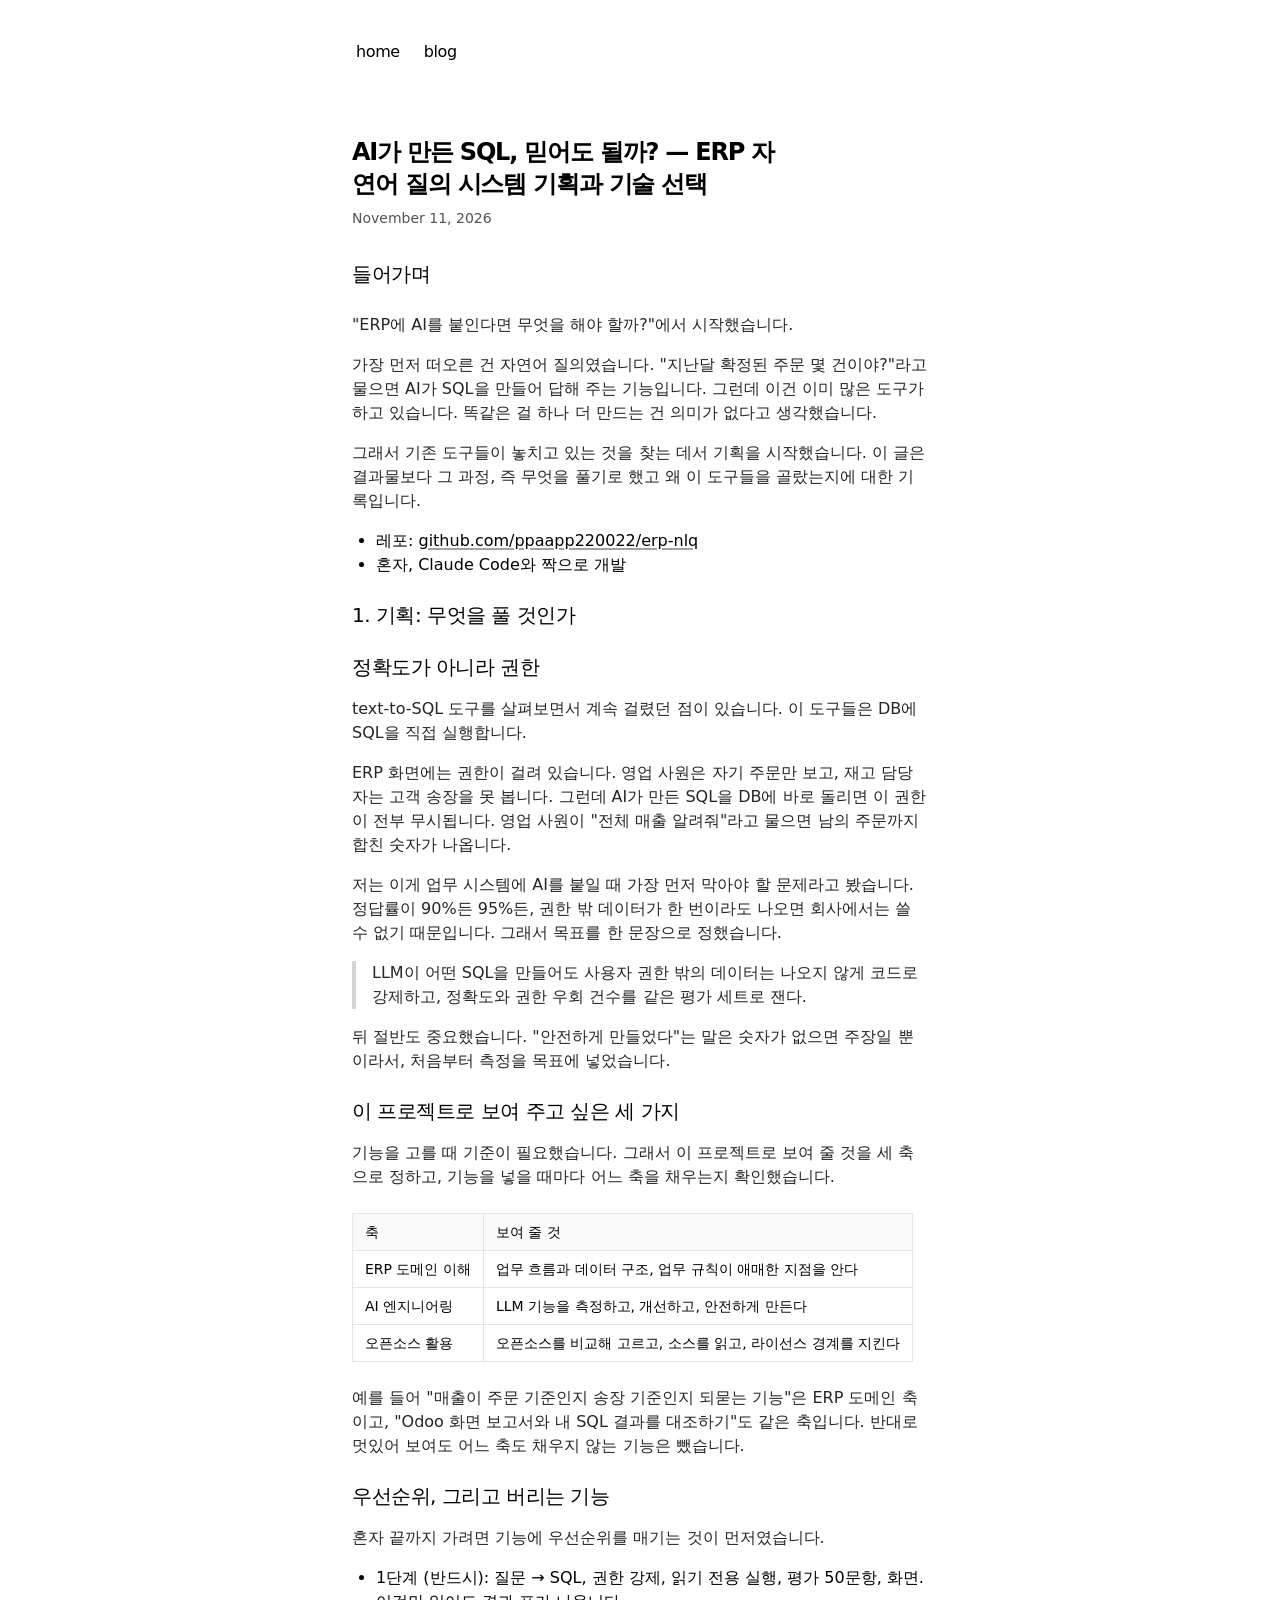
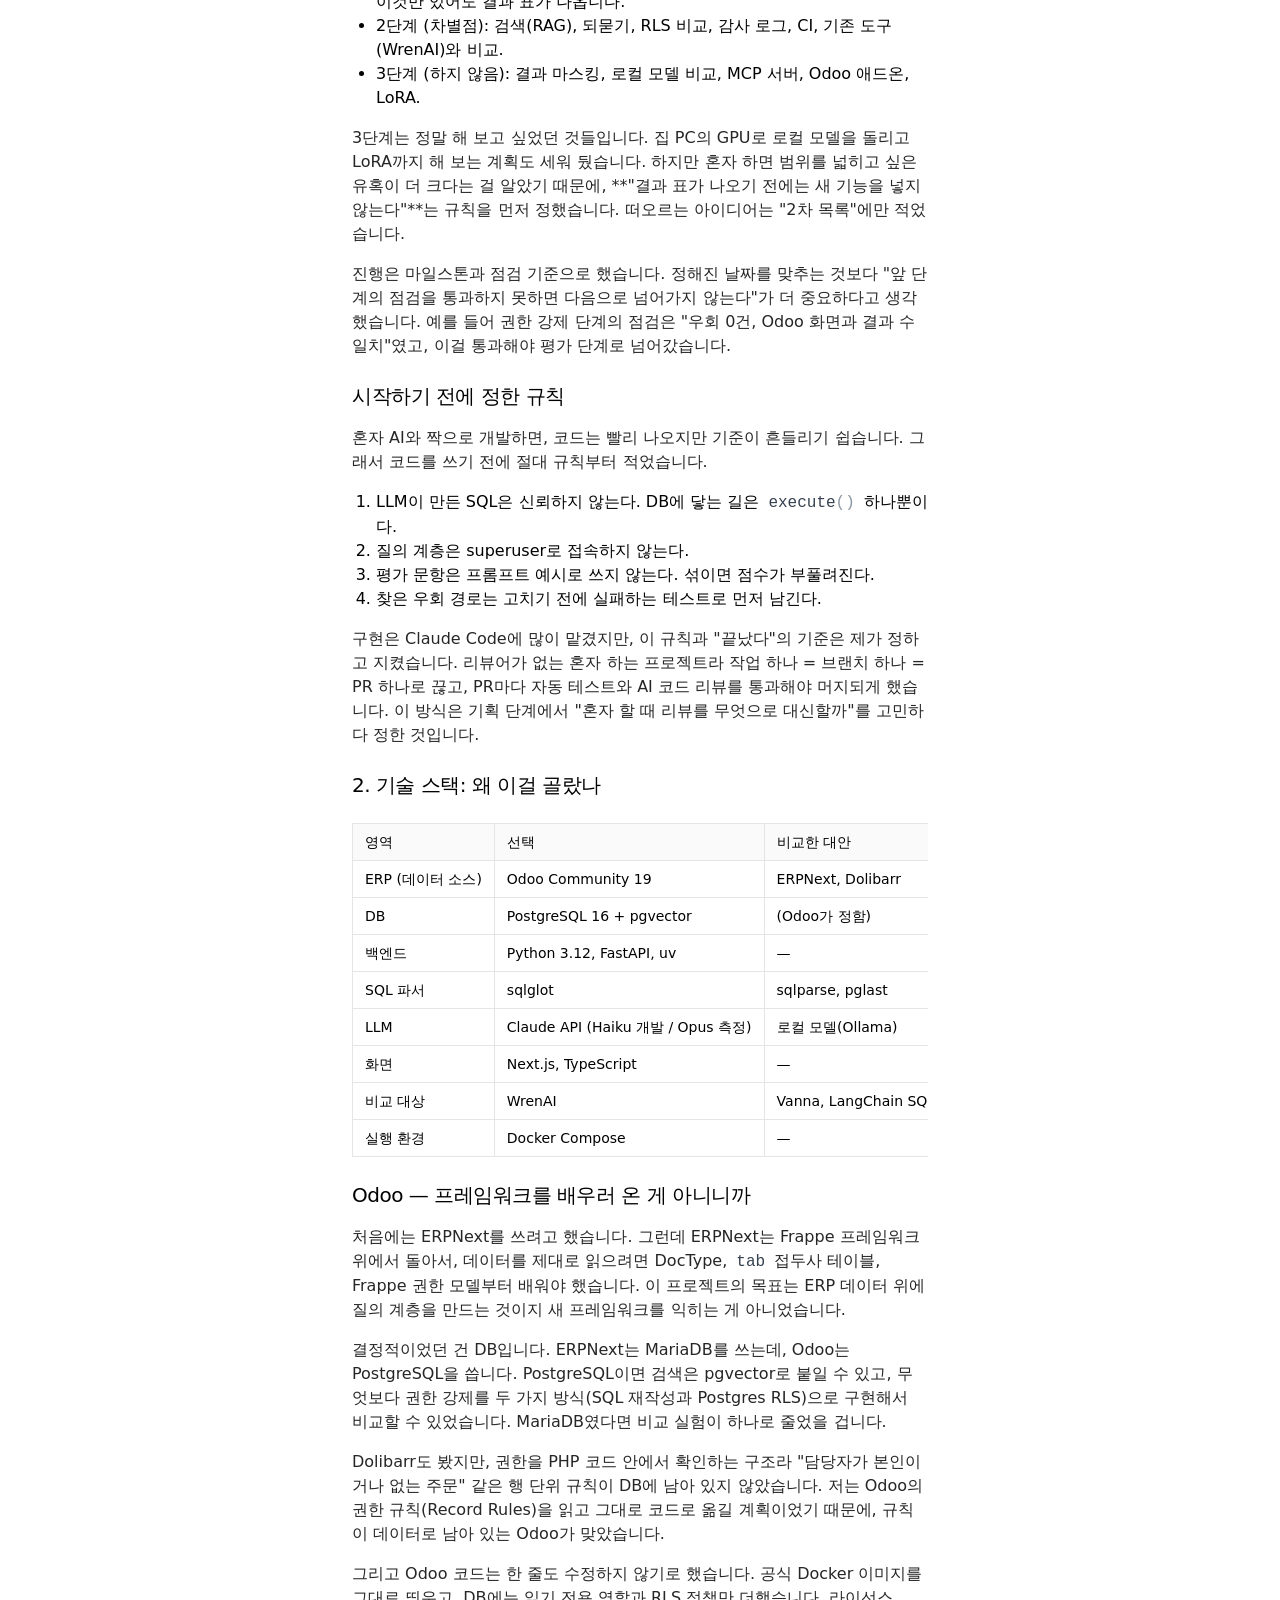
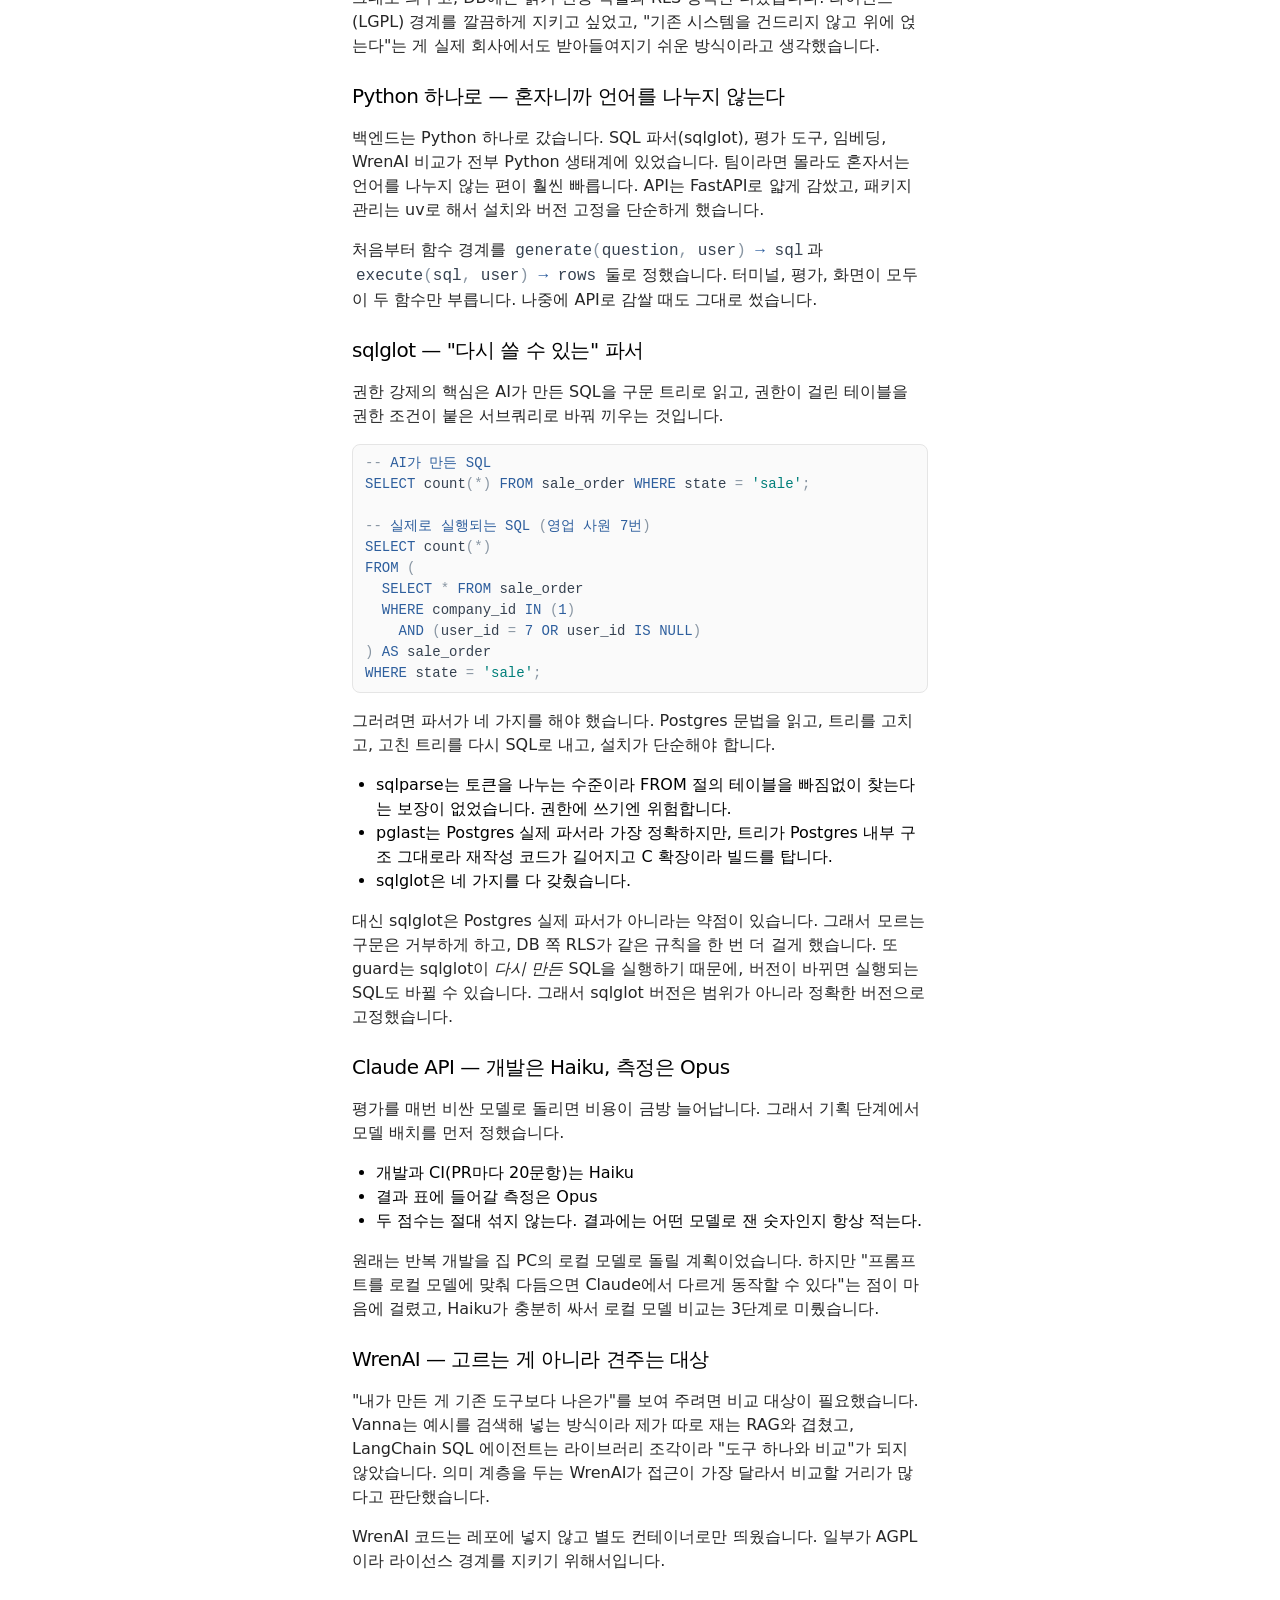
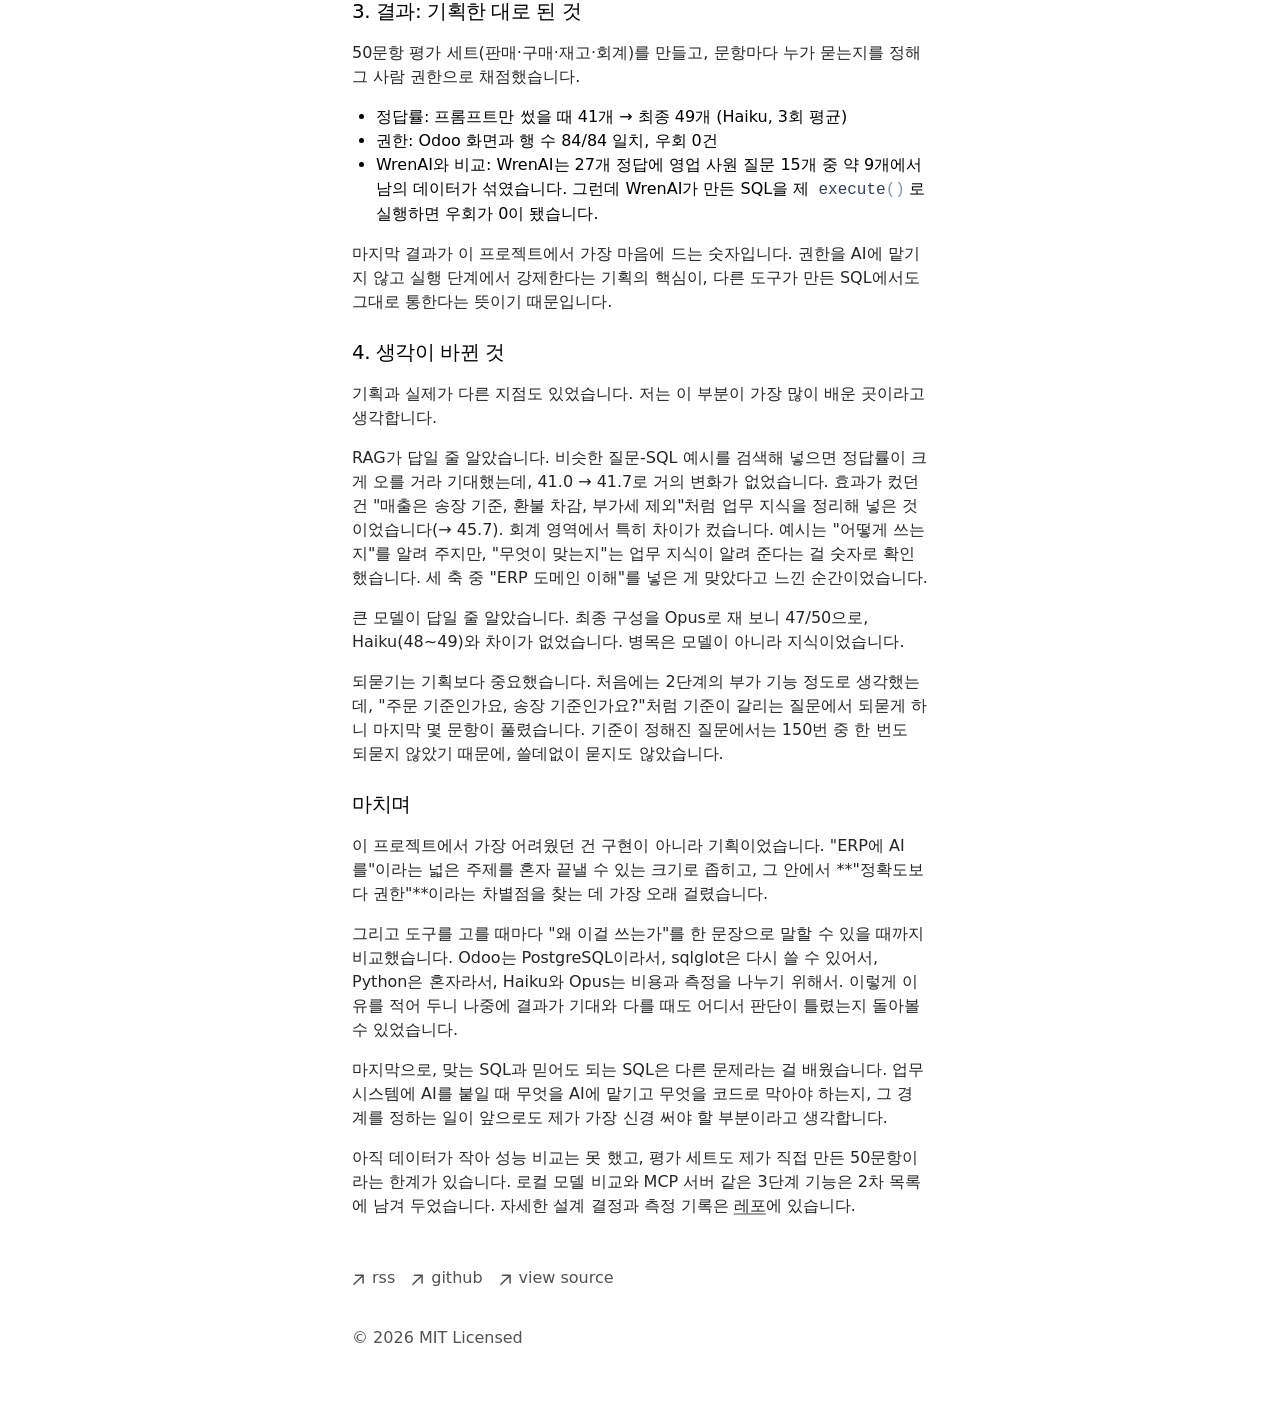
<file: blog/erp-nlq-permission-safe-text-to-sql/index.html>
<!DOCTYPE html><!--oyrgmF1Dx3ictpBRRsKuO--><html lang="ko" class="text-black bg-white dark:text-white dark:bg-black geistsans_d5a4f12f-module__oi7R6W__variable geistmono_157ca88a-module__osPrOG__variable"><head><meta charSet="utf-8"/><meta name="viewport" content="width=device-width, initial-scale=1"/><link rel="preload" href="/_next/static/media/GeistMono_Variable.p.aabdd940.woff2" as="font" crossorigin="" type="font/woff2"/><link rel="preload" href="/_next/static/media/Geist_Variable-s.p.35889d8b.woff2" as="font" crossorigin="" type="font/woff2"/><link rel="stylesheet" href="/_next/static/chunks/dd1597630cc93c74.css" data-precedence="next"/><link rel="preload" as="script" fetchPriority="low" href="/_next/static/chunks/ae3509c3d6883f83.js"/><script src="/_next/static/chunks/a9077698ef76e11f.js" async=""></script><script src="/_next/static/chunks/7e861fa2f6e8dac3.js" async=""></script><script src="/_next/static/chunks/cb73eba711e282ea.js" async=""></script><script src="/_next/static/chunks/turbopack-9a8213828bfe24ab.js" async=""></script><script src="/_next/static/chunks/1af1dd91bd03bb80.js" async=""></script><script src="/_next/static/chunks/75f277ecb6d71786.js" async=""></script><script src="/_next/static/chunks/cc5639b053815f24.js" async=""></script><script src="/_next/static/chunks/4904848246fadb45.js" async=""></script><meta name="next-size-adjust" content=""/><title>AI가 만든 SQL, 믿어도 될까? — ERP 자연어 질의 시스템 기획과 기술 선택 | 인문학 개발자의 소소한 블로그</title><meta name="description" content="ERP 데이터를 한국어로 묻는 시스템을 혼자 기획하고 만들었습니다. 무엇을 풀지 어떻게 좁혔는지, 왜 Odoo·PostgreSQL·sqlglot·Claude를 골랐는지, 기획한 대로 된 것과 생각이 바뀐 것을 정리했습니다."/><meta name="robots" content="index, follow"/><meta name="googlebot" content="index, follow, max-video-preview:-1, max-image-preview:large, max-snippet:-1"/><meta property="og:title" content="AI가 만든 SQL, 믿어도 될까? — ERP 자연어 질의 시스템 기획과 기술 선택"/><meta property="og:description" content="ERP 데이터를 한국어로 묻는 시스템을 혼자 기획하고 만들었습니다. 무엇을 풀지 어떻게 좁혔는지, 왜 Odoo·PostgreSQL·sqlglot·Claude를 골랐는지, 기획한 대로 된 것과 생각이 바뀐 것을 정리했습니다."/><meta property="og:url" content="https://ppaapp220022.github.io/blog/erp-nlq-permission-safe-text-to-sql/"/><meta property="og:image" content="https://ppaapp220022.github.io/og.png"/><meta property="og:type" content="article"/><meta property="article:published_time" content="2026-11-11"/><meta name="twitter:card" content="summary_large_image"/><meta name="twitter:title" content="AI가 만든 SQL, 믿어도 될까? — ERP 자연어 질의 시스템 기획과 기술 선택"/><meta name="twitter:description" content="ERP 데이터를 한국어로 묻는 시스템을 혼자 기획하고 만들었습니다. 무엇을 풀지 어떻게 좁혔는지, 왜 Odoo·PostgreSQL·sqlglot·Claude를 골랐는지, 기획한 대로 된 것과 생각이 바뀐 것을 정리했습니다."/><meta name="twitter:image" content="https://ppaapp220022.github.io/og.png"/><script src="/_next/static/chunks/a6dad97d9634a72d.js" noModule=""></script></head><body class="antialiased max-w-xl mx-4 mt-8 lg:mx-auto"><div hidden=""><!--$--><!--/$--></div><main class="flex-auto min-w-0 mt-6 flex flex-col px-2 md:px-0"><aside class="-ml-[8px] mb-16 tracking-tight"><div class="lg:sticky lg:top-20"><nav class="flex flex-row items-start relative px-0 pb-0 fade md:overflow-auto scroll-pr-6 md:relative" id="nav"><div class="flex flex-row space-x-0 pr-10"><a class="transition-all hover:text-neutral-800 dark:hover:text-neutral-200 flex align-middle relative py-1 px-2 m-1" href="/">home</a><a class="transition-all hover:text-neutral-800 dark:hover:text-neutral-200 flex align-middle relative py-1 px-2 m-1" href="/blog/">blog</a></div></nav></div></aside><section><script type="application/ld+json">{"@context":"https://schema.org","@type":"BlogPosting","headline":"AI가 만든 SQL, 믿어도 될까? — ERP 자연어 질의 시스템 기획과 기술 선택","datePublished":"2026-11-11","dateModified":"2026-11-11","description":"ERP 데이터를 한국어로 묻는 시스템을 혼자 기획하고 만들었습니다. 무엇을 풀지 어떻게 좁혔는지, 왜 Odoo·PostgreSQL·sqlglot·Claude를 골랐는지, 기획한 대로 된 것과 생각이 바뀐 것을 정리했습니다.","image":"https://ppaapp220022.github.io/og.png","url":"https://ppaapp220022.github.io/blog/erp-nlq-permission-safe-text-to-sql","author":{"@type":"Person","name":"My Portfolio"}}</script><h1 class="title font-semibold text-2xl tracking-tighter">AI가 만든 SQL, 믿어도 될까? — ERP 자연어 질의 시스템 기획과 기술 선택</h1><div class="flex justify-between items-center mt-2 mb-8 text-sm"><p class="text-sm text-neutral-600 dark:text-neutral-400">November 11, 2026</p></div><article class="prose"><h2 id=""><a href="#" class="anchor"></a>들어가며</h2>
<p>&quot;ERP에 AI를 붙인다면 무엇을 해야 할까?&quot;에서 시작했습니다.</p>
<p>가장 먼저 떠오른 건 자연어 질의였습니다. &quot;지난달 확정된 주문 몇 건이야?&quot;라고 물으면 AI가 SQL을 만들어 답해 주는 기능입니다. 그런데 이건 이미 많은 도구가 하고 있습니다. 똑같은 걸 하나 더 만드는 건 의미가 없다고 생각했습니다.</p>
<p>그래서 기존 도구들이 <strong>놓치고 있는 것</strong>을 찾는 데서 기획을 시작했습니다. 이 글은 결과물보다 그 과정, 즉 무엇을 풀기로 했고 왜 이 도구들을 골랐는지에 대한 기록입니다.</p>
<ul>
<li>레포: <a target="_blank" rel="noopener noreferrer" href="https://github.com/ppaapp220022/erp-nlq">github.com/ppaapp220022/erp-nlq</a></li>
<li>혼자, Claude Code와 짝으로 개발</li>
</ul>
<h2 id="1-"><a href="#1-" class="anchor"></a>1. 기획: 무엇을 풀 것인가</h2>
<h3 id="-"><a href="#-" class="anchor"></a>정확도가 아니라 권한</h3>
<p>text-to-SQL 도구를 살펴보면서 계속 걸렸던 점이 있습니다. 이 도구들은 <strong>DB에 SQL을 직접 실행합니다.</strong></p>
<p>ERP 화면에는 권한이 걸려 있습니다. 영업 사원은 자기 주문만 보고, 재고 담당자는 고객 송장을 못 봅니다. 그런데 AI가 만든 SQL을 DB에 바로 돌리면 이 권한이 전부 무시됩니다. 영업 사원이 &quot;전체 매출 알려줘&quot;라고 물으면 남의 주문까지 합친 숫자가 나옵니다.</p>
<p>저는 이게 업무 시스템에 AI를 붙일 때 가장 먼저 막아야 할 문제라고 봤습니다. 정답률이 90%든 95%든, 권한 밖 데이터가 한 번이라도 나오면 회사에서는 쓸 수 없기 때문입니다. 그래서 목표를 한 문장으로 정했습니다.</p>
<blockquote>
<p>LLM이 어떤 SQL을 만들어도 사용자 권한 밖의 데이터는 나오지 않게 코드로 강제하고, 정확도와 권한 우회 건수를 같은 평가 세트로 잰다.</p>
</blockquote>
<p>뒤 절반도 중요했습니다. &quot;안전하게 만들었다&quot;는 말은 숫자가 없으면 주장일 뿐이라서, <strong>처음부터 측정을 목표에 넣었습니다.</strong></p>
<h3 id="-"><a href="#-" class="anchor"></a>이 프로젝트로 보여 주고 싶은 세 가지</h3>
<p>기능을 고를 때 기준이 필요했습니다. 그래서 이 프로젝트로 보여 줄 것을 세 축으로 정하고, 기능을 넣을 때마다 어느 축을 채우는지 확인했습니다.</p>
<table><thead><tr><th>축</th><th>보여 줄 것</th></tr></thead><tbody><tr><td>ERP 도메인 이해</td><td>업무 흐름과 데이터 구조, 업무 규칙이 애매한 지점을 안다</td></tr><tr><td>AI 엔지니어링</td><td>LLM 기능을 측정하고, 개선하고, 안전하게 만든다</td></tr><tr><td>오픈소스 활용</td><td>오픈소스를 비교해 고르고, 소스를 읽고, 라이선스 경계를 지킨다</td></tr></tbody></table>
<p>예를 들어 &quot;매출이 주문 기준인지 송장 기준인지 되묻는 기능&quot;은 ERP 도메인 축이고, &quot;Odoo 화면 보고서와 내 SQL 결과를 대조하기&quot;도 같은 축입니다. 반대로 멋있어 보여도 어느 축도 채우지 않는 기능은 뺐습니다.</p>
<h3 id="-"><a href="#-" class="anchor"></a>우선순위, 그리고 버리는 기능</h3>
<p>혼자 끝까지 가려면 <strong>기능에 우선순위를 매기는 것</strong>이 먼저였습니다.</p>
<ul>
<li><strong>1단계 (반드시):</strong> 질문 → SQL, 권한 강제, 읽기 전용 실행, 평가 50문항, 화면. 이것만 있어도 결과 표가 나옵니다.</li>
<li><strong>2단계 (차별점):</strong> 검색(RAG), 되묻기, RLS 비교, 감사 로그, CI, 기존 도구(WrenAI)와 비교.</li>
<li><strong>3단계 (하지 않음):</strong> 결과 마스킹, 로컬 모델 비교, MCP 서버, Odoo 애드온, LoRA.</li>
</ul>
<p>3단계는 정말 해 보고 싶었던 것들입니다. 집 PC의 GPU로 로컬 모델을 돌리고 LoRA까지 해 보는 계획도 세워 뒀습니다. 하지만 혼자 하면 범위를 넓히고 싶은 유혹이 더 크다는 걸 알았기 때문에, **&quot;결과 표가 나오기 전에는 새 기능을 넣지 않는다&quot;**는 규칙을 먼저 정했습니다. 떠오르는 아이디어는 &quot;2차 목록&quot;에만 적었습니다.</p>
<p>진행은 <strong>마일스톤과 점검 기준</strong>으로 했습니다. 정해진 날짜를 맞추는 것보다 &quot;앞 단계의 점검을 통과하지 못하면 다음으로 넘어가지 않는다&quot;가 더 중요하다고 생각했습니다. 예를 들어 권한 강제 단계의 점검은 &quot;우회 0건, Odoo 화면과 결과 수 일치&quot;였고, 이걸 통과해야 평가 단계로 넘어갔습니다.</p>
<h3 id="-"><a href="#-" class="anchor"></a>시작하기 전에 정한 규칙</h3>
<p>혼자 AI와 짝으로 개발하면, 코드는 빨리 나오지만 기준이 흔들리기 쉽습니다. 그래서 코드를 쓰기 전에 절대 규칙부터 적었습니다.</p>
<ol>
<li><strong>LLM이 만든 SQL은 신뢰하지 않는다.</strong> DB에 닿는 길은 <code><span class="sh__line"><span class="sh__token--identifier" style="color: var(--sh-identifier)">execute</span><span class="sh__token--sign" style="color: var(--sh-sign)">(</span><span class="sh__token--sign" style="color: var(--sh-sign)">)</span></span></code> 하나뿐이다.</li>
<li><strong>질의 계층은 superuser로 접속하지 않는다.</strong></li>
<li><strong>평가 문항은 프롬프트 예시로 쓰지 않는다.</strong> 섞이면 점수가 부풀려진다.</li>
<li><strong>찾은 우회 경로는 고치기 전에 실패하는 테스트로 먼저 남긴다.</strong></li>
</ol>
<p>구현은 Claude Code에 많이 맡겼지만, 이 규칙과 &quot;끝났다&quot;의 기준은 제가 정하고 지켰습니다. 리뷰어가 없는 혼자 하는 프로젝트라 <strong>작업 하나 = 브랜치 하나 = PR 하나</strong>로 끊고, PR마다 자동 테스트와 AI 코드 리뷰를 통과해야 머지되게 했습니다. 이 방식은 기획 단계에서 &quot;혼자 할 때 리뷰를 무엇으로 대신할까&quot;를 고민하다 정한 것입니다.</p>
<h2 id="2-"><a href="#2-" class="anchor"></a>2. 기술 스택: 왜 이걸 골랐나</h2>
<table><thead><tr><th>영역</th><th>선택</th><th>비교한 대안</th></tr></thead><tbody><tr><td>ERP (데이터 소스)</td><td>Odoo Community 19</td><td>ERPNext, Dolibarr</td></tr><tr><td>DB</td><td>PostgreSQL 16 + pgvector</td><td>(Odoo가 정함)</td></tr><tr><td>백엔드</td><td>Python 3.12, FastAPI, uv</td><td>—</td></tr><tr><td>SQL 파서</td><td>sqlglot</td><td>sqlparse, pglast</td></tr><tr><td>LLM</td><td>Claude API (Haiku 개발 / Opus 측정)</td><td>로컬 모델(Ollama)</td></tr><tr><td>화면</td><td>Next.js, TypeScript</td><td>—</td></tr><tr><td>비교 대상</td><td>WrenAI</td><td>Vanna, LangChain SQL 에이전트</td></tr><tr><td>실행 환경</td><td>Docker Compose</td><td>—</td></tr></tbody></table>
<h3 id="odoo-"><a href="#odoo-" class="anchor"></a>Odoo — 프레임워크를 배우러 온 게 아니니까</h3>
<p>처음에는 ERPNext를 쓰려고 했습니다. 그런데 ERPNext는 Frappe 프레임워크 위에서 돌아서, 데이터를 제대로 읽으려면 DocType, <code><span class="sh__line"><span class="sh__token--identifier" style="color: var(--sh-identifier)">tab</span></span></code> 접두사 테이블, Frappe 권한 모델부터 배워야 했습니다. 이 프로젝트의 목표는 <strong>ERP 데이터 위에 질의 계층을 만드는 것</strong>이지 새 프레임워크를 익히는 게 아니었습니다.</p>
<p>결정적이었던 건 DB입니다. ERPNext는 MariaDB를 쓰는데, Odoo는 PostgreSQL을 씁니다. PostgreSQL이면 검색은 pgvector로 붙일 수 있고, 무엇보다 <strong>권한 강제를 두 가지 방식(SQL 재작성과 Postgres RLS)으로 구현해서 비교</strong>할 수 있었습니다. MariaDB였다면 비교 실험이 하나로 줄었을 겁니다.</p>
<p>Dolibarr도 봤지만, 권한을 PHP 코드 안에서 확인하는 구조라 &quot;담당자가 본인이거나 없는 주문&quot; 같은 행 단위 규칙이 DB에 남아 있지 않았습니다. 저는 Odoo의 권한 규칙(Record Rules)을 읽고 그대로 코드로 옮길 계획이었기 때문에, 규칙이 데이터로 남아 있는 Odoo가 맞았습니다.</p>
<p>그리고 Odoo 코드는 <strong>한 줄도 수정하지 않기로</strong> 했습니다. 공식 Docker 이미지를 그대로 띄우고, DB에는 읽기 전용 역할과 RLS 정책만 더했습니다. 라이선스(LGPL) 경계를 깔끔하게 지키고 싶었고, &quot;기존 시스템을 건드리지 않고 위에 얹는다&quot;는 게 실제 회사에서도 받아들여지기 쉬운 방식이라고 생각했습니다.</p>
<h3 id="python-"><a href="#python-" class="anchor"></a>Python 하나로 — 혼자니까 언어를 나누지 않는다</h3>
<p>백엔드는 Python 하나로 갔습니다. SQL 파서(sqlglot), 평가 도구, 임베딩, WrenAI 비교가 전부 Python 생태계에 있었습니다. 팀이라면 몰라도 혼자서는 언어를 나누지 않는 편이 훨씬 빠릅니다. API는 FastAPI로 얇게 감쌌고, 패키지 관리는 uv로 해서 설치와 버전 고정을 단순하게 했습니다.</p>
<p>처음부터 함수 경계를 <code><span class="sh__line"><span class="sh__token--identifier" style="color: var(--sh-identifier)">generate</span><span class="sh__token--sign" style="color: var(--sh-sign)">(</span><span class="sh__token--identifier" style="color: var(--sh-identifier)">question</span><span class="sh__token--sign" style="color: var(--sh-sign)">,</span><span class="sh__token--space" style="color: var(--sh-space)"> </span><span class="sh__token--identifier" style="color: var(--sh-identifier)">user</span><span class="sh__token--sign" style="color: var(--sh-sign)">)</span><span class="sh__token--space" style="color: var(--sh-space)"> </span><span class="sh__token--class" style="color: var(--sh-class)">→</span><span class="sh__token--space" style="color: var(--sh-space)"> </span><span class="sh__token--identifier" style="color: var(--sh-identifier)">sql</span></span></code>과 <code><span class="sh__line"><span class="sh__token--identifier" style="color: var(--sh-identifier)">execute</span><span class="sh__token--sign" style="color: var(--sh-sign)">(</span><span class="sh__token--identifier" style="color: var(--sh-identifier)">sql</span><span class="sh__token--sign" style="color: var(--sh-sign)">,</span><span class="sh__token--space" style="color: var(--sh-space)"> </span><span class="sh__token--identifier" style="color: var(--sh-identifier)">user</span><span class="sh__token--sign" style="color: var(--sh-sign)">)</span><span class="sh__token--space" style="color: var(--sh-space)"> </span><span class="sh__token--class" style="color: var(--sh-class)">→</span><span class="sh__token--space" style="color: var(--sh-space)"> </span><span class="sh__token--identifier" style="color: var(--sh-identifier)">rows</span></span></code> 둘로 정했습니다. 터미널, 평가, 화면이 모두 이 두 함수만 부릅니다. 나중에 API로 감쌀 때도 그대로 썼습니다.</p>
<h3 id="sqlglot-"><a href="#sqlglot-" class="anchor"></a>sqlglot — &quot;다시 쓸 수 있는&quot; 파서</h3>
<p>권한 강제의 핵심은 AI가 만든 SQL을 구문 트리로 읽고, 권한이 걸린 테이블을 <strong>권한 조건이 붙은 서브쿼리로 바꿔 끼우는 것</strong>입니다.</p>
<pre><code class="language-sql"><span class="sh__line"><span class="sh__token--sign" style="color: var(--sh-sign)">-</span><span class="sh__token--sign" style="color: var(--sh-sign)">-</span><span class="sh__token--space" style="color: var(--sh-space)"> </span><span class="sh__token--class" style="color: var(--sh-class)">AI가</span><span class="sh__token--space" style="color: var(--sh-space)"> </span><span class="sh__token--class" style="color: var(--sh-class)">만든</span><span class="sh__token--space" style="color: var(--sh-space)"> </span><span class="sh__token--class" style="color: var(--sh-class)">SQL</span><span class="sh__token--break" style="color: var(--sh-break)"></span></span>
<span class="sh__line"><span class="sh__token--class" style="color: var(--sh-class)">SELECT</span><span class="sh__token--space" style="color: var(--sh-space)"> </span><span class="sh__token--identifier" style="color: var(--sh-identifier)">count</span><span class="sh__token--sign" style="color: var(--sh-sign)">(</span><span class="sh__token--sign" style="color: var(--sh-sign)">*</span><span class="sh__token--sign" style="color: var(--sh-sign)">)</span><span class="sh__token--space" style="color: var(--sh-space)"> </span><span class="sh__token--class" style="color: var(--sh-class)">FROM</span><span class="sh__token--space" style="color: var(--sh-space)"> </span><span class="sh__token--identifier" style="color: var(--sh-identifier)">sale_order</span><span class="sh__token--space" style="color: var(--sh-space)"> </span><span class="sh__token--class" style="color: var(--sh-class)">WHERE</span><span class="sh__token--space" style="color: var(--sh-space)"> </span><span class="sh__token--identifier" style="color: var(--sh-identifier)">state</span><span class="sh__token--space" style="color: var(--sh-space)"> </span><span class="sh__token--sign" style="color: var(--sh-sign)">=</span><span class="sh__token--space" style="color: var(--sh-space)"> </span><span class="sh__token--string" style="color: var(--sh-string)">&#039;</span><span class="sh__token--string" style="color: var(--sh-string)">sale</span><span class="sh__token--string" style="color: var(--sh-string)">&#039;</span><span class="sh__token--sign" style="color: var(--sh-sign)">;</span><span class="sh__token--break" style="color: var(--sh-break)"></span></span>
<span class="sh__line"><span class="sh__token--break" style="color: var(--sh-break)"></span></span>
<span class="sh__line"><span class="sh__token--sign" style="color: var(--sh-sign)">-</span><span class="sh__token--sign" style="color: var(--sh-sign)">-</span><span class="sh__token--space" style="color: var(--sh-space)"> </span><span class="sh__token--class" style="color: var(--sh-class)">실제로</span><span class="sh__token--space" style="color: var(--sh-space)"> </span><span class="sh__token--class" style="color: var(--sh-class)">실행되는</span><span class="sh__token--space" style="color: var(--sh-space)"> </span><span class="sh__token--class" style="color: var(--sh-class)">SQL</span><span class="sh__token--space" style="color: var(--sh-space)"> </span><span class="sh__token--sign" style="color: var(--sh-sign)">(</span><span class="sh__token--class" style="color: var(--sh-class)">영업</span><span class="sh__token--space" style="color: var(--sh-space)"> </span><span class="sh__token--class" style="color: var(--sh-class)">사원</span><span class="sh__token--space" style="color: var(--sh-space)"> </span><span class="sh__token--class" style="color: var(--sh-class)">7번</span><span class="sh__token--sign" style="color: var(--sh-sign)">)</span><span class="sh__token--break" style="color: var(--sh-break)"></span></span>
<span class="sh__line"><span class="sh__token--class" style="color: var(--sh-class)">SELECT</span><span class="sh__token--space" style="color: var(--sh-space)"> </span><span class="sh__token--identifier" style="color: var(--sh-identifier)">count</span><span class="sh__token--sign" style="color: var(--sh-sign)">(</span><span class="sh__token--sign" style="color: var(--sh-sign)">*</span><span class="sh__token--sign" style="color: var(--sh-sign)">)</span><span class="sh__token--break" style="color: var(--sh-break)"></span></span>
<span class="sh__line"><span class="sh__token--class" style="color: var(--sh-class)">FROM</span><span class="sh__token--space" style="color: var(--sh-space)"> </span><span class="sh__token--sign" style="color: var(--sh-sign)">(</span><span class="sh__token--break" style="color: var(--sh-break)"></span></span>
<span class="sh__line"><span class="sh__token--space" style="color: var(--sh-space)">  </span><span class="sh__token--class" style="color: var(--sh-class)">SELECT</span><span class="sh__token--space" style="color: var(--sh-space)"> </span><span class="sh__token--sign" style="color: var(--sh-sign)">*</span><span class="sh__token--space" style="color: var(--sh-space)"> </span><span class="sh__token--class" style="color: var(--sh-class)">FROM</span><span class="sh__token--space" style="color: var(--sh-space)"> </span><span class="sh__token--identifier" style="color: var(--sh-identifier)">sale_order</span><span class="sh__token--break" style="color: var(--sh-break)"></span></span>
<span class="sh__line"><span class="sh__token--space" style="color: var(--sh-space)">  </span><span class="sh__token--class" style="color: var(--sh-class)">WHERE</span><span class="sh__token--space" style="color: var(--sh-space)"> </span><span class="sh__token--identifier" style="color: var(--sh-identifier)">company_id</span><span class="sh__token--space" style="color: var(--sh-space)"> </span><span class="sh__token--class" style="color: var(--sh-class)">IN</span><span class="sh__token--space" style="color: var(--sh-space)"> </span><span class="sh__token--sign" style="color: var(--sh-sign)">(</span><span class="sh__token--class" style="color: var(--sh-class)">1</span><span class="sh__token--sign" style="color: var(--sh-sign)">)</span><span class="sh__token--break" style="color: var(--sh-break)"></span></span>
<span class="sh__line"><span class="sh__token--space" style="color: var(--sh-space)">    </span><span class="sh__token--class" style="color: var(--sh-class)">AND</span><span class="sh__token--space" style="color: var(--sh-space)"> </span><span class="sh__token--sign" style="color: var(--sh-sign)">(</span><span class="sh__token--identifier" style="color: var(--sh-identifier)">user_id</span><span class="sh__token--space" style="color: var(--sh-space)"> </span><span class="sh__token--sign" style="color: var(--sh-sign)">=</span><span class="sh__token--space" style="color: var(--sh-space)"> </span><span class="sh__token--class" style="color: var(--sh-class)">7</span><span class="sh__token--space" style="color: var(--sh-space)"> </span><span class="sh__token--class" style="color: var(--sh-class)">OR</span><span class="sh__token--space" style="color: var(--sh-space)"> </span><span class="sh__token--identifier" style="color: var(--sh-identifier)">user_id</span><span class="sh__token--space" style="color: var(--sh-space)"> </span><span class="sh__token--class" style="color: var(--sh-class)">IS</span><span class="sh__token--space" style="color: var(--sh-space)"> </span><span class="sh__token--class" style="color: var(--sh-class)">NULL</span><span class="sh__token--sign" style="color: var(--sh-sign)">)</span><span class="sh__token--break" style="color: var(--sh-break)"></span></span>
<span class="sh__line"><span class="sh__token--sign" style="color: var(--sh-sign)">)</span><span class="sh__token--space" style="color: var(--sh-space)"> </span><span class="sh__token--class" style="color: var(--sh-class)">AS</span><span class="sh__token--space" style="color: var(--sh-space)"> </span><span class="sh__token--identifier" style="color: var(--sh-identifier)">sale_order</span><span class="sh__token--break" style="color: var(--sh-break)"></span></span>
<span class="sh__line"><span class="sh__token--class" style="color: var(--sh-class)">WHERE</span><span class="sh__token--space" style="color: var(--sh-space)"> </span><span class="sh__token--identifier" style="color: var(--sh-identifier)">state</span><span class="sh__token--space" style="color: var(--sh-space)"> </span><span class="sh__token--sign" style="color: var(--sh-sign)">=</span><span class="sh__token--space" style="color: var(--sh-space)"> </span><span class="sh__token--string" style="color: var(--sh-string)">&#039;</span><span class="sh__token--string" style="color: var(--sh-string)">sale</span><span class="sh__token--string" style="color: var(--sh-string)">&#039;</span><span class="sh__token--sign" style="color: var(--sh-sign)">;</span><span class="sh__token--break" style="color: var(--sh-break)"></span></span></code></pre>
<p>그러려면 파서가 네 가지를 해야 했습니다. Postgres 문법을 읽고, 트리를 고치고, 고친 트리를 다시 SQL로 내고, 설치가 단순해야 합니다.</p>
<ul>
<li><strong>sqlparse</strong>는 토큰을 나누는 수준이라 FROM 절의 테이블을 빠짐없이 찾는다는 보장이 없었습니다. 권한에 쓰기엔 위험합니다.</li>
<li><strong>pglast</strong>는 Postgres 실제 파서라 가장 정확하지만, 트리가 Postgres 내부 구조 그대로라 재작성 코드가 길어지고 C 확장이라 빌드를 탑니다.</li>
<li><strong>sqlglot</strong>은 네 가지를 다 갖췄습니다.</li>
</ul>
<p>대신 sqlglot은 Postgres 실제 파서가 아니라는 약점이 있습니다. 그래서 <strong>모르는 구문은 거부</strong>하게 하고, DB 쪽 RLS가 같은 규칙을 한 번 더 걸게 했습니다. 또 guard는 sqlglot이 <em>다시 만든</em> SQL을 실행하기 때문에, 버전이 바뀌면 실행되는 SQL도 바뀔 수 있습니다. 그래서 sqlglot 버전은 범위가 아니라 정확한 버전으로 고정했습니다.</p>
<h3 id="claude-api-haiku-opus"><a href="#claude-api-haiku-opus" class="anchor"></a>Claude API — 개발은 Haiku, 측정은 Opus</h3>
<p>평가를 매번 비싼 모델로 돌리면 비용이 금방 늘어납니다. 그래서 기획 단계에서 모델 배치를 먼저 정했습니다.</p>
<ul>
<li>개발과 CI(PR마다 20문항)는 <strong>Haiku</strong></li>
<li>결과 표에 들어갈 측정은 <strong>Opus</strong></li>
<li>두 점수는 <strong>절대 섞지 않는다.</strong> 결과에는 어떤 모델로 잰 숫자인지 항상 적는다.</li>
</ul>
<p>원래는 반복 개발을 집 PC의 로컬 모델로 돌릴 계획이었습니다. 하지만 &quot;프롬프트를 로컬 모델에 맞춰 다듬으면 Claude에서 다르게 동작할 수 있다&quot;는 점이 마음에 걸렸고, Haiku가 충분히 싸서 로컬 모델 비교는 3단계로 미뤘습니다.</p>
<h3 id="wrenai-"><a href="#wrenai-" class="anchor"></a>WrenAI — 고르는 게 아니라 견주는 대상</h3>
<p>&quot;내가 만든 게 기존 도구보다 나은가&quot;를 보여 주려면 비교 대상이 필요했습니다. Vanna는 예시를 검색해 넣는 방식이라 제가 따로 재는 RAG와 겹쳤고, LangChain SQL 에이전트는 라이브러리 조각이라 &quot;도구 하나와 비교&quot;가 되지 않았습니다. 의미 계층을 두는 WrenAI가 접근이 가장 달라서 비교할 거리가 많다고 판단했습니다.</p>
<p>WrenAI 코드는 레포에 넣지 않고 별도 컨테이너로만 띄웠습니다. 일부가 AGPL이라 라이선스 경계를 지키기 위해서입니다.</p>
<h2 id="3-"><a href="#3-" class="anchor"></a>3. 결과: 기획한 대로 된 것</h2>
<p>50문항 평가 세트(판매·구매·재고·회계)를 만들고, 문항마다 <strong>누가 묻는지</strong>를 정해 그 사람 권한으로 채점했습니다.</p>
<ul>
<li><strong>정답률:</strong> 프롬프트만 썼을 때 41개 → 최종 49개 (Haiku, 3회 평균)</li>
<li><strong>권한:</strong> Odoo 화면과 행 수 84/84 일치, 우회 0건</li>
<li><strong>WrenAI와 비교:</strong> WrenAI는 27개 정답에 영업 사원 질문 15개 중 약 9개에서 남의 데이터가 섞였습니다. 그런데 WrenAI가 만든 SQL을 제 <code><span class="sh__line"><span class="sh__token--identifier" style="color: var(--sh-identifier)">execute</span><span class="sh__token--sign" style="color: var(--sh-sign)">(</span><span class="sh__token--sign" style="color: var(--sh-sign)">)</span></span></code>로 실행하면 <strong>우회가 0이 됐습니다.</strong></li>
</ul>
<p>마지막 결과가 이 프로젝트에서 가장 마음에 드는 숫자입니다. 권한을 AI에 맡기지 않고 실행 단계에서 강제한다는 기획의 핵심이, 다른 도구가 만든 SQL에서도 그대로 통한다는 뜻이기 때문입니다.</p>
<h2 id="4-"><a href="#4-" class="anchor"></a>4. 생각이 바뀐 것</h2>
<p>기획과 실제가 다른 지점도 있었습니다. 저는 이 부분이 가장 많이 배운 곳이라고 생각합니다.</p>
<p><strong>RAG가 답일 줄 알았습니다.</strong> 비슷한 질문-SQL 예시를 검색해 넣으면 정답률이 크게 오를 거라 기대했는데, 41.0 → 41.7로 거의 변화가 없었습니다. 효과가 컸던 건 &quot;매출은 송장 기준, 환불 차감, 부가세 제외&quot;처럼 <strong>업무 지식을 정리해 넣은 것</strong>이었습니다(→ 45.7). 회계 영역에서 특히 차이가 컸습니다. 예시는 &quot;어떻게 쓰는지&quot;를 알려 주지만, &quot;무엇이 맞는지&quot;는 업무 지식이 알려 준다는 걸 숫자로 확인했습니다. 세 축 중 &quot;ERP 도메인 이해&quot;를 넣은 게 맞았다고 느낀 순간이었습니다.</p>
<p><strong>큰 모델이 답일 줄 알았습니다.</strong> 최종 구성을 Opus로 재 보니 47/50으로, Haiku(48~49)와 차이가 없었습니다. 병목은 모델이 아니라 지식이었습니다.</p>
<p><strong>되묻기는 기획보다 중요했습니다.</strong> 처음에는 2단계의 부가 기능 정도로 생각했는데, &quot;주문 기준인가요, 송장 기준인가요?&quot;처럼 기준이 갈리는 질문에서 되묻게 하니 마지막 몇 문항이 풀렸습니다. 기준이 정해진 질문에서는 150번 중 한 번도 되묻지 않았기 때문에, 쓸데없이 묻지도 않았습니다.</p>
<h2 id=""><a href="#" class="anchor"></a>마치며</h2>
<p>이 프로젝트에서 가장 어려웠던 건 구현이 아니라 기획이었습니다. &quot;ERP에 AI를&quot;이라는 넓은 주제를 혼자 끝낼 수 있는 크기로 좁히고, 그 안에서 **&quot;정확도보다 권한&quot;**이라는 차별점을 찾는 데 가장 오래 걸렸습니다.</p>
<p>그리고 도구를 고를 때마다 &quot;왜 이걸 쓰는가&quot;를 한 문장으로 말할 수 있을 때까지 비교했습니다. Odoo는 PostgreSQL이라서, sqlglot은 다시 쓸 수 있어서, Python은 혼자라서, Haiku와 Opus는 비용과 측정을 나누기 위해서. 이렇게 이유를 적어 두니 나중에 결과가 기대와 다를 때도 어디서 판단이 틀렸는지 돌아볼 수 있었습니다.</p>
<p>마지막으로, <strong>맞는 SQL과 믿어도 되는 SQL은 다른 문제</strong>라는 걸 배웠습니다. 업무 시스템에 AI를 붙일 때 무엇을 AI에 맡기고 무엇을 코드로 막아야 하는지, 그 경계를 정하는 일이 앞으로도 제가 가장 신경 써야 할 부분이라고 생각합니다.</p>
<p>아직 데이터가 작아 성능 비교는 못 했고, 평가 세트도 제가 직접 만든 50문항이라는 한계가 있습니다. 로컬 모델 비교와 MCP 서버 같은 3단계 기능은 2차 목록에 남겨 두었습니다. 자세한 설계 결정과 측정 기록은 <a target="_blank" rel="noopener noreferrer" href="https://github.com/ppaapp220022/erp-nlq">레포</a>에 있습니다.</p></article></section><!--$--><!--/$--><footer class="mb-16"><ul class="font-sm mt-8 flex flex-col space-x-0 space-y-2 text-neutral-600 md:flex-row md:space-x-4 md:space-y-0 dark:text-neutral-300"><li><a class="flex items-center transition-all hover:text-neutral-800 dark:hover:text-neutral-100" rel="noopener noreferrer" target="_blank" href="/rss"><svg width="12" height="12" viewBox="0 0 12 12" fill="none" xmlns="http://www.w3.org/2000/svg"><path d="M2.07102 11.3494L0.963068 10.2415L9.2017 1.98864H2.83807L2.85227 0.454545H11.8438V9.46023H10.2955L10.3097 3.09659L2.07102 11.3494Z" fill="currentColor"></path></svg><p class="ml-2 h-7">rss</p></a></li><li><a class="flex items-center transition-all hover:text-neutral-800 dark:hover:text-neutral-100" rel="noopener noreferrer" target="_blank" href="https://github.com/ppaapp220022"><svg width="12" height="12" viewBox="0 0 12 12" fill="none" xmlns="http://www.w3.org/2000/svg"><path d="M2.07102 11.3494L0.963068 10.2415L9.2017 1.98864H2.83807L2.85227 0.454545H11.8438V9.46023H10.2955L10.3097 3.09659L2.07102 11.3494Z" fill="currentColor"></path></svg><p class="ml-2 h-7">github</p></a></li><li><a class="flex items-center transition-all hover:text-neutral-800 dark:hover:text-neutral-100" rel="noopener noreferrer" target="_blank" href="https://github.com/ppaapp220022/ppaapp220022.github.io"><svg width="12" height="12" viewBox="0 0 12 12" fill="none" xmlns="http://www.w3.org/2000/svg"><path d="M2.07102 11.3494L0.963068 10.2415L9.2017 1.98864H2.83807L2.85227 0.454545H11.8438V9.46023H10.2955L10.3097 3.09659L2.07102 11.3494Z" fill="currentColor"></path></svg><p class="ml-2 h-7">view source</p></a></li></ul><p class="mt-8 text-neutral-600 dark:text-neutral-300">© <!-- -->2026<!-- --> MIT Licensed</p></footer></main><script src="/_next/static/chunks/ae3509c3d6883f83.js" id="_R_" async=""></script><script>(self.__next_f=self.__next_f||[]).push([0])</script><script>self.__next_f.push([1,"1:\"$Sreact.fragment\"\n2:I[70045,[\"/_next/static/chunks/1af1dd91bd03bb80.js\",\"/_next/static/chunks/75f277ecb6d71786.js\"],\"\"]\n3:I[56454,[\"/_next/static/chunks/cc5639b053815f24.js\",\"/_next/static/chunks/4904848246fadb45.js\"],\"default\"]\n4:I[10158,[\"/_next/static/chunks/cc5639b053815f24.js\",\"/_next/static/chunks/4904848246fadb45.js\"],\"default\"]\n9:I[9442,[\"/_next/static/chunks/cc5639b053815f24.js\",\"/_next/static/chunks/4904848246fadb45.js\"],\"default\"]\n:HL[\"/_next/static/chunks/dd1597630cc93c74.css\",\"style\"]\n:HL[\"/_next/static/media/GeistMono_Variable.p.aabdd940.woff2\",\"font\",{\"crossOrigin\":\"\",\"type\":\"font/woff2\"}]\n:HL[\"/_next/static/media/Geist_Variable-s.p.35889d8b.woff2\",\"font\",{\"crossOrigin\":\"\",\"type\":\"font/woff2\"}]\n"])</script><script>self.__next_f.push([1,"0:{\"P\":null,\"b\":\"oyrgmF1Dx3ictpBRRsKuO\",\"c\":[\"\",\"blog\",\"erp-nlq-permission-safe-text-to-sql\",\"\"],\"q\":\"\",\"i\":false,\"f\":[[[\"\",{\"children\":[\"blog\",{\"children\":[[\"slug\",\"erp-nlq-permission-safe-text-to-sql\",\"d\"],{\"children\":[\"__PAGE__\",{}]}]}]},\"$undefined\",\"$undefined\",true],[[\"$\",\"$1\",\"c\",{\"children\":[[[\"$\",\"link\",\"0\",{\"rel\":\"stylesheet\",\"href\":\"/_next/static/chunks/dd1597630cc93c74.css\",\"precedence\":\"next\",\"crossOrigin\":\"$undefined\",\"nonce\":\"$undefined\"}],[\"$\",\"script\",\"script-0\",{\"src\":\"/_next/static/chunks/1af1dd91bd03bb80.js\",\"async\":true,\"nonce\":\"$undefined\"}]],[\"$\",\"html\",null,{\"lang\":\"ko\",\"className\":\"text-black bg-white dark:text-white dark:bg-black geistsans_d5a4f12f-module__oi7R6W__variable geistmono_157ca88a-module__osPrOG__variable\",\"children\":[\"$\",\"body\",null,{\"className\":\"antialiased max-w-xl mx-4 mt-8 lg:mx-auto\",\"children\":[\"$\",\"main\",null,{\"className\":\"flex-auto min-w-0 mt-6 flex flex-col px-2 md:px-0\",\"children\":[[\"$\",\"aside\",null,{\"className\":\"-ml-[8px] mb-16 tracking-tight\",\"children\":[\"$\",\"div\",null,{\"className\":\"lg:sticky lg:top-20\",\"children\":[\"$\",\"nav\",null,{\"className\":\"flex flex-row items-start relative px-0 pb-0 fade md:overflow-auto scroll-pr-6 md:relative\",\"id\":\"nav\",\"children\":[\"$\",\"div\",null,{\"className\":\"flex flex-row space-x-0 pr-10\",\"children\":[[\"$\",\"$L2\",\"/\",{\"href\":\"/\",\"className\":\"transition-all hover:text-neutral-800 dark:hover:text-neutral-200 flex align-middle relative py-1 px-2 m-1\",\"children\":\"home\"}],[\"$\",\"$L2\",\"/blog\",{\"href\":\"/blog\",\"className\":\"transition-all hover:text-neutral-800 dark:hover:text-neutral-200 flex align-middle relative py-1 px-2 m-1\",\"children\":\"blog\"}]]}]}]}]}],[\"$\",\"$L3\",null,{\"parallelRouterKey\":\"children\",\"error\":\"$undefined\",\"errorStyles\":\"$undefined\",\"errorScripts\":\"$undefined\",\"template\":[\"$\",\"$L4\",null,{}],\"templateStyles\":\"$undefined\",\"templateScripts\":\"$undefined\",\"notFound\":[[\"$\",\"section\",null,{\"children\":[[\"$\",\"h1\",null,{\"className\":\"mb-8 text-2xl font-semibold tracking-tighter\",\"children\":\"404 - Page Not Found\"}],[\"$\",\"p\",null,{\"className\":\"mb-4\",\"children\":\"The page you are looking for does not exist.\"}]]}],[]],\"forbidden\":\"$undefined\",\"unauthorized\":\"$undefined\"}],[\"$\",\"footer\",null,{\"className\":\"mb-16\",\"children\":[[\"$\",\"ul\",null,{\"className\":\"font-sm mt-8 flex flex-col space-x-0 space-y-2 text-neutral-600 md:flex-row md:space-x-4 md:space-y-0 dark:text-neutral-300\",\"children\":[[\"$\",\"li\",null,{\"children\":[\"$\",\"a\",null,{\"className\":\"flex items-center transition-all hover:text-neutral-800 dark:hover:text-neutral-100\",\"rel\":\"noopener noreferrer\",\"target\":\"_blank\",\"href\":\"/rss\",\"children\":[[\"$\",\"svg\",null,{\"width\":\"12\",\"height\":\"12\",\"viewBox\":\"0 0 12 12\",\"fill\":\"none\",\"xmlns\":\"http://www.w3.org/2000/svg\",\"children\":[\"$\",\"path\",null,{\"d\":\"M2.07102 11.3494L0.963068 10.2415L9.2017 1.98864H2.83807L2.85227 0.454545H11.8438V9.46023H10.2955L10.3097 3.09659L2.07102 11.3494Z\",\"fill\":\"currentColor\"}]}],[\"$\",\"p\",null,{\"className\":\"ml-2 h-7\",\"children\":\"rss\"}]]}]}],[\"$\",\"li\",null,{\"children\":[\"$\",\"a\",null,{\"className\":\"flex items-center transition-all hover:text-neutral-800 dark:hover:text-neutral-100\",\"rel\":\"noopener noreferrer\",\"target\":\"_blank\",\"href\":\"https://github.com/ppaapp220022\",\"children\":[[\"$\",\"svg\",null,{\"width\":\"12\",\"height\":\"12\",\"viewBox\":\"0 0 12 12\",\"fill\":\"none\",\"xmlns\":\"http://www.w3.org/2000/svg\",\"children\":[\"$\",\"path\",null,{\"d\":\"M2.07102 11.3494L0.963068 10.2415L9.2017 1.98864H2.83807L2.85227 0.454545H11.8438V9.46023H10.2955L10.3097 3.09659L2.07102 11.3494Z\",\"fill\":\"currentColor\"}]}],[\"$\",\"p\",null,{\"className\":\"ml-2 h-7\",\"children\":\"github\"}]]}]}],[\"$\",\"li\",null,{\"children\":[\"$\",\"a\",null,{\"className\":\"flex items-center transition-all hover:text-neutral-800 dark:hover:text-neutral-100\",\"rel\":\"noopener noreferrer\",\"target\":\"_blank\",\"href\":\"https://github.com/ppaapp220022/ppaapp220022.github.io\",\"children\":[[\"$\",\"svg\",null,{\"width\":\"12\",\"height\":\"12\",\"viewBox\":\"0 0 12 12\",\"fill\":\"none\",\"xmlns\":\"http://www.w3.org/2000/svg\",\"children\":[\"$\",\"path\",null,{\"d\":\"M2.07102 11.3494L0.963068 10.2415L9.2017 1.98864H2.83807L2.85227 0.454545H11.8438V9.46023H10.2955L10.3097 3.09659L2.07102 11.3494Z\",\"fill\":\"currentColor\"}]}],[\"$\",\"p\",null,{\"className\":\"ml-2 h-7\",\"children\":\"view source\"}]]}]}]]}],[\"$\",\"p\",null,{\"className\":\"mt-8 text-neutral-600 dark:text-neutral-300\",\"children\":[\"© \",2026,\" MIT Licensed\"]}]]}]]}]}]}]]}],{\"children\":[[\"$\",\"$1\",\"c\",{\"children\":[null,\"$L5\"]}],{\"children\":[\"$L6\",{\"children\":[\"$L7\",{},null,false,false]},null,false,false]},null,false,false]},null,false,false],\"$L8\",false]],\"m\":\"$undefined\",\"G\":[\"$9\",[]],\"S\":true}\n"])</script><script>self.__next_f.push([1,"b:I[25151,[\"/_next/static/chunks/cc5639b053815f24.js\",\"/_next/static/chunks/4904848246fadb45.js\"],\"OutletBoundary\"]\nc:\"$Sreact.suspense\"\ne:I[25151,[\"/_next/static/chunks/cc5639b053815f24.js\",\"/_next/static/chunks/4904848246fadb45.js\"],\"ViewportBoundary\"]\n10:I[25151,[\"/_next/static/chunks/cc5639b053815f24.js\",\"/_next/static/chunks/4904848246fadb45.js\"],\"MetadataBoundary\"]\n5:[\"$\",\"$L3\",null,{\"parallelRouterKey\":\"children\",\"error\":\"$undefined\",\"errorStyles\":\"$undefined\",\"errorScripts\":\"$undefined\",\"template\":[\"$\",\"$L4\",null,{}],\"templateStyles\":\"$undefined\",\"templateScripts\":\"$undefined\",\"notFound\":\"$undefined\",\"forbidden\":\"$undefined\",\"unauthorized\":\"$undefined\"}]\n6:[\"$\",\"$1\",\"c\",{\"children\":[null,[\"$\",\"$L3\",null,{\"parallelRouterKey\":\"children\",\"error\":\"$undefined\",\"errorStyles\":\"$undefined\",\"errorScripts\":\"$undefined\",\"template\":[\"$\",\"$L4\",null,{}],\"templateStyles\":\"$undefined\",\"templateScripts\":\"$undefined\",\"notFound\":\"$undefined\",\"forbidden\":\"$undefined\",\"unauthorized\":\"$undefined\"}]]}]\n7:[\"$\",\"$1\",\"c\",{\"children\":[\"$La\",[[\"$\",\"script\",\"script-0\",{\"src\":\"/_next/static/chunks/75f277ecb6d71786.js\",\"async\":true,\"nonce\":\"$undefined\"}]],[\"$\",\"$Lb\",null,{\"children\":[\"$\",\"$c\",null,{\"name\":\"Next.MetadataOutlet\",\"children\":\"$@d\"}]}]]}]\n8:[\"$\",\"$1\",\"h\",{\"children\":[null,[\"$\",\"$Le\",null,{\"children\":\"$@f\"}],[\"$\",\"div\",null,{\"hidden\":true,\"children\":[\"$\",\"$L10\",null,{\"children\":[\"$\",\"$c\",null,{\"name\":\"Next.Metadata\",\"children\":\"$@11\"}]}]}],[\"$\",\"meta\",null,{\"name\":\"next-size-adjust\",\"content\":\"\"}]]}]\n"])</script><script>self.__next_f.push([1,"a:[\"$\",\"section\",null,{\"children\":[[\"$\",\"script\",null,{\"type\":\"application/ld+json\",\"suppressHydrationWarning\":true,\"dangerouslySetInnerHTML\":{\"__html\":\"{\\\"@context\\\":\\\"https://schema.org\\\",\\\"@type\\\":\\\"BlogPosting\\\",\\\"headline\\\":\\\"AI가 만든 SQL, 믿어도 될까? — ERP 자연어 질의 시스템 기획과 기술 선택\\\",\\\"datePublished\\\":\\\"2026-11-11\\\",\\\"dateModified\\\":\\\"2026-11-11\\\",\\\"description\\\":\\\"ERP 데이터를 한국어로 묻는 시스템을 혼자 기획하고 만들었습니다. 무엇을 풀지 어떻게 좁혔는지, 왜 Odoo·PostgreSQL·sqlglot·Claude를 골랐는지, 기획한 대로 된 것과 생각이 바뀐 것을 정리했습니다.\\\",\\\"image\\\":\\\"https://ppaapp220022.github.io/og.png\\\",\\\"url\\\":\\\"https://ppaapp220022.github.io/blog/erp-nlq-permission-safe-text-to-sql\\\",\\\"author\\\":{\\\"@type\\\":\\\"Person\\\",\\\"name\\\":\\\"My Portfolio\\\"}}\"}}],[\"$\",\"h1\",null,{\"className\":\"title font-semibold text-2xl tracking-tighter\",\"children\":\"AI가 만든 SQL, 믿어도 될까? — ERP 자연어 질의 시스템 기획과 기술 선택\"}],[\"$\",\"div\",null,{\"className\":\"flex justify-between items-center mt-2 mb-8 text-sm\",\"children\":[\"$\",\"p\",null,{\"className\":\"text-sm text-neutral-600 dark:text-neutral-400\",\"children\":\"November 11, 2026\"}]}],[\"$\",\"article\",null,{\"className\":\"prose\",\"children\":\"$L12\"}]]}]\n"])</script><script>self.__next_f.push([1,"12:[[\"$\",\"h2\",null,{\"id\":\"\",\"children\":[[[\"$\",\"a\",\"link-\",{\"href\":\"#\",\"className\":\"anchor\"}]],\"들어가며\"]}],\"\\n\",[\"$\",\"p\",null,{\"children\":\"\\\"ERP에 AI를 붙인다면 무엇을 해야 할까?\\\"에서 시작했습니다.\"}],\"\\n\",[\"$\",\"p\",null,{\"children\":\"가장 먼저 떠오른 건 자연어 질의였습니다. \\\"지난달 확정된 주문 몇 건이야?\\\"라고 물으면 AI가 SQL을 만들어 답해 주는 기능입니다. 그런데 이건 이미 많은 도구가 하고 있습니다. 똑같은 걸 하나 더 만드는 건 의미가 없다고 생각했습니다.\"}],\"\\n\",[\"$\",\"p\",null,{\"children\":[\"그래서 기존 도구들이 \",[\"$\",\"strong\",null,{\"children\":\"놓치고 있는 것\"}],\"을 찾는 데서 기획을 시작했습니다. 이 글은 결과물보다 그 과정, 즉 무엇을 풀기로 했고 왜 이 도구들을 골랐는지에 대한 기록입니다.\"]}],\"\\n\",[\"$\",\"ul\",null,{\"children\":[\"\\n\",[\"$\",\"li\",null,{\"children\":[\"레포: \",[\"$\",\"a\",null,{\"target\":\"_blank\",\"rel\":\"noopener noreferrer\",\"href\":\"https://github.com/ppaapp220022/erp-nlq\",\"children\":\"github.com/ppaapp220022/erp-nlq\"}]]}],\"\\n\",[\"$\",\"li\",null,{\"children\":\"혼자, Claude Code와 짝으로 개발\"}],\"\\n\"]}],\"\\n\",[\"$\",\"h2\",null,{\"id\":\"1-\",\"children\":[[[\"$\",\"a\",\"link-1-\",{\"href\":\"#1-\",\"className\":\"anchor\"}]],\"1. 기획: 무엇을 풀 것인가\"]}],\"\\n\",[\"$\",\"h3\",null,{\"id\":\"-\",\"children\":[[[\"$\",\"a\",\"link--\",{\"href\":\"#-\",\"className\":\"anchor\"}]],\"정확도가 아니라 권한\"]}],\"\\n\",[\"$\",\"p\",null,{\"children\":[\"text-to-SQL 도구를 살펴보면서 계속 걸렸던 점이 있습니다. 이 도구들은 \",[\"$\",\"strong\",null,{\"children\":\"DB에 SQL을 직접 실행합니다.\"}]]}],\"\\n\",[\"$\",\"p\",null,{\"children\":\"ERP 화면에는 권한이 걸려 있습니다. 영업 사원은 자기 주문만 보고, 재고 담당자는 고객 송장을 못 봅니다. 그런데 AI가 만든 SQL을 DB에 바로 돌리면 이 권한이 전부 무시됩니다. 영업 사원이 \\\"전체 매출 알려줘\\\"라고 물으면 남의 주문까지 합친 숫자가 나옵니다.\"}],\"\\n\",[\"$\",\"p\",null,{\"children\":\"저는 이게 업무 시스템에 AI를 붙일 때 가장 먼저 막아야 할 문제라고 봤습니다. 정답률이 90%든 95%든, 권한 밖 데이터가 한 번이라도 나오면 회사에서는 쓸 수 없기 때문입니다. 그래서 목표를 한 문장으로 정했습니다.\"}],\"\\n\",[\"$\",\"blockquote\",null,{\"children\":[\"\\n\",[\"$\",\"p\",null,{\"children\":\"LLM이 어떤 SQL을 만들어도 사용자 권한 밖의 데이터는 나오지 않게 코드로 강제하고, 정확도와 권한 우회 건수를 같은 평가 세트로 잰다.\"}],\"\\n\"]}],\"\\n\",[\"$\",\"p\",null,{\"children\":[\"뒤 절반도 중요했습니다. \\\"안전하게 만들었다\\\"는 말은 숫자가 없으면 주장일 뿐이라서, \",[\"$\",\"strong\",null,{\"children\":\"처음부터 측정을 목표에 넣었습니다.\"}]]}],\"\\n\",[\"$\",\"h3\",null,{\"id\":\"-\",\"children\":[[[\"$\",\"a\",\"link--\",{\"href\":\"#-\",\"className\":\"anchor\"}]],\"이 프로젝트로 보여 주고 싶은 세 가지\"]}],\"\\n\",[\"$\",\"p\",null,{\"children\":\"기능을 고를 때 기준이 필요했습니다. 그래서 이 프로젝트로 보여 줄 것을 세 축으로 정하고, 기능을 넣을 때마다 어느 축을 채우는지 확인했습니다.\"}],\"\\n\",[\"$\",\"table\",null,{\"children\":[[\"$\",\"thead\",null,{\"children\":[\"$\",\"tr\",null,{\"children\":[[\"$\",\"th\",null,{\"children\":\"축\"}],[\"$\",\"th\",null,{\"children\":\"보여 줄 것\"}]]}]}],[\"$\",\"tbody\",null,{\"children\":[[\"$\",\"tr\",null,{\"children\":[[\"$\",\"td\",null,{\"children\":\"ERP 도메인 이해\"}],[\"$\",\"td\",null,{\"children\":\"업무 흐름과 데이터 구조, 업무 규칙이 애매한 지점을 안다\"}]]}],[\"$\",\"tr\",null,{\"children\":[[\"$\",\"td\",null,{\"children\":\"AI 엔지니어링\"}],[\"$\",\"td\",null,{\"children\":\"LLM 기능을 측정하고, 개선하고, 안전하게 만든다\"}]]}],[\"$\",\"tr\",null,{\"children\":[[\"$\",\"td\",null,{\"children\":\"오픈소스 활용\"}],[\"$\",\"td\",null,{\"children\":\"오픈소스를 비교해 고르고, 소스를 읽고, 라이선스 경계를 지킨다\"}]]}]]}]]}],\"\\n\",[\"$\",\"p\",null,{\"children\":\"예를 들어 \\\"매출이 주문 기준인지 송장 기준인지 되묻는 기능\\\"은 ERP 도메인 축이고, \\\"Odoo 화면 보고서와 내 SQL 결과를 대조하기\\\"도 같은 축입니다. 반대로 멋있어 보여도 어느 축도 채우지 않는 기능은 뺐습니다.\"}],\"\\n\",[\"$\",\"h3\",null,{\"id\":\"-\",\"children\":[[[\"$\",\"a\",\"link--\",{\"href\":\"#-\",\"className\":\"anchor\"}]],\"우선순위, 그리고 버리는 기능\"]}],\"\\n\",[\"$\",\"p\",null,{\"children\":[\"혼자 끝까지 가려면 \",[\"$\",\"strong\",null,{\"children\":\"기능에 우선순위를 매기는 것\"}],\"이 먼저였습니다.\"]}],\"\\n\",[\"$\",\"ul\",null,{\"children\":[\"\\n\",[\"$\",\"li\",null,{\"children\":[[\"$\",\"strong\",null,{\"children\":\"1단계 (반드시):\"}],\" 질문 → SQL, 권한 강제, 읽기 전용 실행, 평가 50문항, 화면. 이것만 있어도 결과 표가 나옵니다.\"]}],\"\\n\",[\"$\",\"li\",null,{\"children\":[[\"$\",\"strong\",null,{\"children\":\"2단계 (차별점):\"}],\" 검색(RAG), 되묻기, RLS 비교, 감사 로그, CI, 기존 도구(WrenAI)와 비교.\"]}],\"\\n\",[\"$\",\"li\",null,{\"children\":[[\"$\",\"strong\",null,{\"children\":\"3단계 (하지 않음):\"}],\" 결과 마스킹, 로컬 모델 비교, MCP 서버, Odoo 애드온, LoRA.\"]}],\"\\n\"]}],\"\\n\",[\"$\",\"p\",null,{\"children\":\"3단계는 정말 해 보고 싶었던 것들입니다. 집 PC의 GPU로 로컬 모델을 돌리고 LoRA까지 해 보는 계획도 세워 뒀습니다. 하지만 혼자 하면 범위를 넓히고 싶은 유혹이 더 크다는 걸 알았기 때문에, **\\\"결과 표가 나오기 전에는 새 기능을 넣지 않는다\\\"**는 규칙을 먼저 정했습니다. 떠오르는 아이디어는 \\\"2차 목록\\\"에만 적었습니다.\"}],\"\\n\",[\"$\",\"p\",null,{\"children\":[\"진행은 \",[\"$\",\"strong\",null,{\"children\":\"마일스톤과 점검 기준\"}],\"으로 했습니다. 정해진 날짜를 맞추는 것보다 \\\"앞 단계의 점검을 통과하지 못하면 다음으로 넘어가지 않는다\\\"가 더 중요하다고 생각했습니다. 예를 들어 권한 강제 단계의 점검은 \\\"우회 0건, Odoo 화면과 결과 수 일치\\\"였고, 이걸 통과해야 평가 단계로 넘어갔습니다.\"]}],\"\\n\",[\"$\",\"h3\",null,{\"id\":\"-\",\"children\":[[[\"$\",\"a\",\"link--\",{\"href\":\"#-\",\"className\":\"anchor\"}]],\"시작하기 전에 정한 규칙\"]}],\"\\n\",[\"$\",\"p\",null,{\"children\":\"혼자 AI와 짝으로 개발하면, 코드는 빨리 나오지만 기준이 흔들리기 쉽습니다. 그래서 코드를 쓰기 전에 절대 규칙부터 적었습니다.\"}],\"\\n\",[\"$\",\"ol\",null,{\"children\":[\"\\n\",[\"$\",\"li\",null,{\"children\":[[\"$\",\"strong\",null,{\"children\":\"LLM이 만든 SQL은 신뢰하지 않는다.\"}],\" DB에 닿는 길은 \",[\"$\",\"code\",null,{\"dangerouslySetInnerHTML\":{\"__html\":\"\u003cspan class=\\\"sh__line\\\"\u003e\u003cspan class=\\\"sh__token--identifier\\\" style=\\\"color: var(--sh-identifier)\\\"\u003eexecute\u003c/span\u003e\u003cspan class=\\\"sh__token--sign\\\" style=\\\"color: var(--sh-sign)\\\"\u003e(\u003c/span\u003e\u003cspan class=\\\"sh__token--sign\\\" style=\\\"color: var(--sh-sign)\\\"\u003e)\u003c/span\u003e\u003c/span\u003e\"}}],\" 하나뿐이다.\"]}],\"\\n\",\"$L13\",\"\\n\",\"$L14\",\"\\n\",\"$L15\",\"\\n\"]}],\"\\n\",\"$L16\",\"\\n\",\"$L17\",\"\\n\",\"$L18\",\"\\n\",\"$L19\",\"\\n\",\"$L1a\",\"\\n\",\"$L1b\",\"\\n\",\"$L1c\",\"\\n\",\"$L1d\",\"\\n\",\"$L1e\",\"\\n\",\"$L1f\",\"\\n\",\"$L20\",\"\\n\",\"$L21\",\"\\n\",\"$L22\",\"\\n\",\"$L23\",\"\\n\",\"$L24\",\"\\n\",\"$L25\",\"\\n\",\"$L26\",\"\\n\",\"$L27\",\"\\n\",\"$L28\",\"\\n\",\"$L29\",\"\\n\",\"$L2a\",\"\\n\",\"$L2b\",\"\\n\",\"$L2c\",\"\\n\",\"$L2d\",\"\\n\",\"$L2e\",\"\\n\",\"$L2f\",\"\\n\",\"$L30\",\"\\n\",\"$L31\",\"\\n\",\"$L32\",\"\\n\",\"$L33\",\"\\n\",\"$L34\",\"\\n\",\"$L35\",\"\\n\",\"$L36\",\"\\n\",\"$L37\",\"\\n\",\"$L38\",\"\\n\",\"$L39\",\"\\n\",\"$L3a\",\"\\n\",\"$L3b\"]\n"])</script><script>self.__next_f.push([1,"13:[\"$\",\"li\",null,{\"children\":[\"$\",\"strong\",null,{\"children\":\"질의 계층은 superuser로 접속하지 않는다.\"}]}]\n14:[\"$\",\"li\",null,{\"children\":[[\"$\",\"strong\",null,{\"children\":\"평가 문항은 프롬프트 예시로 쓰지 않는다.\"}],\" 섞이면 점수가 부풀려진다.\"]}]\n15:[\"$\",\"li\",null,{\"children\":[\"$\",\"strong\",null,{\"children\":\"찾은 우회 경로는 고치기 전에 실패하는 테스트로 먼저 남긴다.\"}]}]\n16:[\"$\",\"p\",null,{\"children\":[\"구현은 Claude Code에 많이 맡겼지만, 이 규칙과 \\\"끝났다\\\"의 기준은 제가 정하고 지켰습니다. 리뷰어가 없는 혼자 하는 프로젝트라 \",[\"$\",\"strong\",null,{\"children\":\"작업 하나 = 브랜치 하나 = PR 하나\"}],\"로 끊고, PR마다 자동 테스트와 AI 코드 리뷰를 통과해야 머지되게 했습니다. 이 방식은 기획 단계에서 \\\"혼자 할 때 리뷰를 무엇으로 대신할까\\\"를 고민하다 정한 것입니다.\"]}]\n17:[\"$\",\"h2\",null,{\"id\":\"2-\",\"children\":[[[\"$\",\"a\",\"link-2-\",{\"href\":\"#2-\",\"className\":\"anchor\"}]],\"2. 기술 스택: 왜 이걸 골랐나\"]}]\n"])</script><script>self.__next_f.push([1,"18:[\"$\",\"table\",null,{\"children\":[[\"$\",\"thead\",null,{\"children\":[\"$\",\"tr\",null,{\"children\":[[\"$\",\"th\",null,{\"children\":\"영역\"}],[\"$\",\"th\",null,{\"children\":\"선택\"}],[\"$\",\"th\",null,{\"children\":\"비교한 대안\"}]]}]}],[\"$\",\"tbody\",null,{\"children\":[[\"$\",\"tr\",null,{\"children\":[[\"$\",\"td\",null,{\"children\":\"ERP (데이터 소스)\"}],[\"$\",\"td\",null,{\"children\":\"Odoo Community 19\"}],[\"$\",\"td\",null,{\"children\":\"ERPNext, Dolibarr\"}]]}],[\"$\",\"tr\",null,{\"children\":[[\"$\",\"td\",null,{\"children\":\"DB\"}],[\"$\",\"td\",null,{\"children\":\"PostgreSQL 16 + pgvector\"}],[\"$\",\"td\",null,{\"children\":\"(Odoo가 정함)\"}]]}],[\"$\",\"tr\",null,{\"children\":[[\"$\",\"td\",null,{\"children\":\"백엔드\"}],[\"$\",\"td\",null,{\"children\":\"Python 3.12, FastAPI, uv\"}],[\"$\",\"td\",null,{\"children\":\"—\"}]]}],[\"$\",\"tr\",null,{\"children\":[[\"$\",\"td\",null,{\"children\":\"SQL 파서\"}],[\"$\",\"td\",null,{\"children\":\"sqlglot\"}],[\"$\",\"td\",null,{\"children\":\"sqlparse, pglast\"}]]}],[\"$\",\"tr\",null,{\"children\":[[\"$\",\"td\",null,{\"children\":\"LLM\"}],[\"$\",\"td\",null,{\"children\":\"Claude API (Haiku 개발 / Opus 측정)\"}],[\"$\",\"td\",null,{\"children\":\"로컬 모델(Ollama)\"}]]}],[\"$\",\"tr\",null,{\"children\":[[\"$\",\"td\",null,{\"children\":\"화면\"}],[\"$\",\"td\",null,{\"children\":\"Next.js, TypeScript\"}],[\"$\",\"td\",null,{\"children\":\"—\"}]]}],[\"$\",\"tr\",null,{\"children\":[[\"$\",\"td\",null,{\"children\":\"비교 대상\"}],[\"$\",\"td\",null,{\"children\":\"WrenAI\"}],[\"$\",\"td\",null,{\"children\":\"Vanna, LangChain SQL 에이전트\"}]]}],[\"$\",\"tr\",null,{\"children\":[[\"$\",\"td\",null,{\"children\":\"실행 환경\"}],[\"$\",\"td\",null,{\"children\":\"Docker Compose\"}],[\"$\",\"td\",null,{\"children\":\"—\"}]]}]]}]]}]\n"])</script><script>self.__next_f.push([1,"19:[\"$\",\"h3\",null,{\"id\":\"odoo-\",\"children\":[[[\"$\",\"a\",\"link-odoo-\",{\"href\":\"#odoo-\",\"className\":\"anchor\"}]],\"Odoo — 프레임워크를 배우러 온 게 아니니까\"]}]\n1a:[\"$\",\"p\",null,{\"children\":[\"처음에는 ERPNext를 쓰려고 했습니다. 그런데 ERPNext는 Frappe 프레임워크 위에서 돌아서, 데이터를 제대로 읽으려면 DocType, \",[\"$\",\"code\",null,{\"dangerouslySetInnerHTML\":{\"__html\":\"\u003cspan class=\\\"sh__line\\\"\u003e\u003cspan class=\\\"sh__token--identifier\\\" style=\\\"color: var(--sh-identifier)\\\"\u003etab\u003c/span\u003e\u003c/span\u003e\"}}],\" 접두사 테이블, Frappe 권한 모델부터 배워야 했습니다. 이 프로젝트의 목표는 \",[\"$\",\"strong\",null,{\"children\":\"ERP 데이터 위에 질의 계층을 만드는 것\"}],\"이지 새 프레임워크를 익히는 게 아니었습니다.\"]}]\n1b:[\"$\",\"p\",null,{\"children\":[\"결정적이었던 건 DB입니다. ERPNext는 MariaDB를 쓰는데, Odoo는 PostgreSQL을 씁니다. PostgreSQL이면 검색은 pgvector로 붙일 수 있고, 무엇보다 \",[\"$\",\"strong\",null,{\"children\":\"권한 강제를 두 가지 방식(SQL 재작성과 Postgres RLS)으로 구현해서 비교\"}],\"할 수 있었습니다. MariaDB였다면 비교 실험이 하나로 줄었을 겁니다.\"]}]\n1c:[\"$\",\"p\",null,{\"children\":\"Dolibarr도 봤지만, 권한을 PHP 코드 안에서 확인하는 구조라 \\\"담당자가 본인이거나 없는 주문\\\" 같은 행 단위 규칙이 DB에 남아 있지 않았습니다. 저는 Odoo의 권한 규칙(Record Rules)을 읽고 그대로 코드로 옮길 계획이었기 때문에, 규칙이 데이터로 남아 있는 Odoo가 맞았습니다.\"}]\n1d:[\"$\",\"p\",null,{\"children\":[\"그리고 Odoo 코드는 \",[\"$\",\"strong\",null,{\"children\":\"한 줄도 수정하지 않기로\"}],\" 했습니다. 공식 Docker 이미지를 그대로 띄우고, DB에는 읽기 전용 역할과 RLS 정책만 더했습니다. 라이선스(LGPL) 경계를 깔끔하게 지키고 싶었고, \\\"기존 시스템을 건드리지 않고 위에 얹는다\\\"는 게 실제 회사에서도 받아들여지기 쉬운 방식이라고 생각했습니다.\"]}]\n1e:[\"$\",\"h3\",null,{\"id\":\"python-\",\"children\":[[[\"$\",\"a\",\"link-python-\",{\"href\":\"#python-\",\"className\":\"anchor\"}]],\"Python 하나로 — 혼자니까 언어를 나누지 않는다\"]}]\n1f:[\"$\",\"p\",null,{\"children\":\"백엔드는 Python 하나로 갔습니다. SQL 파서(sqlglot), 평가 도구, 임베딩, WrenAI 비교가 전부 Python 생태계에 있었습니다. 팀이라면 몰라도 혼자서는 언어를 나누지 않는 편이 훨씬 빠릅니다. API는 FastAPI로 얇게 감쌌고, 패키지 관리는 uv로 해서 설치와 버전 고정을 단순하게 했습니다.\"}]\n"])</script><script>self.__next_f.push([1,"20:[\"$\",\"p\",null,{\"children\":[\"처음부터 함수 경계를 \",[\"$\",\"code\",null,{\"dangerouslySetInnerHTML\":{\"__html\":\"\u003cspan class=\\\"sh__line\\\"\u003e\u003cspan class=\\\"sh__token--identifier\\\" style=\\\"color: var(--sh-identifier)\\\"\u003egenerate\u003c/span\u003e\u003cspan class=\\\"sh__token--sign\\\" style=\\\"color: var(--sh-sign)\\\"\u003e(\u003c/span\u003e\u003cspan class=\\\"sh__token--identifier\\\" style=\\\"color: var(--sh-identifier)\\\"\u003equestion\u003c/span\u003e\u003cspan class=\\\"sh__token--sign\\\" style=\\\"color: var(--sh-sign)\\\"\u003e,\u003c/span\u003e\u003cspan class=\\\"sh__token--space\\\" style=\\\"color: var(--sh-space)\\\"\u003e \u003c/span\u003e\u003cspan class=\\\"sh__token--identifier\\\" style=\\\"color: var(--sh-identifier)\\\"\u003euser\u003c/span\u003e\u003cspan class=\\\"sh__token--sign\\\" style=\\\"color: var(--sh-sign)\\\"\u003e)\u003c/span\u003e\u003cspan class=\\\"sh__token--space\\\" style=\\\"color: var(--sh-space)\\\"\u003e \u003c/span\u003e\u003cspan class=\\\"sh__token--class\\\" style=\\\"color: var(--sh-class)\\\"\u003e→\u003c/span\u003e\u003cspan class=\\\"sh__token--space\\\" style=\\\"color: var(--sh-space)\\\"\u003e \u003c/span\u003e\u003cspan class=\\\"sh__token--identifier\\\" style=\\\"color: var(--sh-identifier)\\\"\u003esql\u003c/span\u003e\u003c/span\u003e\"}}],\"과 \",[\"$\",\"code\",null,{\"dangerouslySetInnerHTML\":{\"__html\":\"\u003cspan class=\\\"sh__line\\\"\u003e\u003cspan class=\\\"sh__token--identifier\\\" style=\\\"color: var(--sh-identifier)\\\"\u003eexecute\u003c/span\u003e\u003cspan class=\\\"sh__token--sign\\\" style=\\\"color: var(--sh-sign)\\\"\u003e(\u003c/span\u003e\u003cspan class=\\\"sh__token--identifier\\\" style=\\\"color: var(--sh-identifier)\\\"\u003esql\u003c/span\u003e\u003cspan class=\\\"sh__token--sign\\\" style=\\\"color: var(--sh-sign)\\\"\u003e,\u003c/span\u003e\u003cspan class=\\\"sh__token--space\\\" style=\\\"color: var(--sh-space)\\\"\u003e \u003c/span\u003e\u003cspan class=\\\"sh__token--identifier\\\" style=\\\"color: var(--sh-identifier)\\\"\u003euser\u003c/span\u003e\u003cspan class=\\\"sh__token--sign\\\" style=\\\"color: var(--sh-sign)\\\"\u003e)\u003c/span\u003e\u003cspan class=\\\"sh__token--space\\\" style=\\\"color: var(--sh-space)\\\"\u003e \u003c/span\u003e\u003cspan class=\\\"sh__token--class\\\" style=\\\"color: var(--sh-class)\\\"\u003e→\u003c/span\u003e\u003cspan class=\\\"sh__token--space\\\" style=\\\"color: var(--sh-space)\\\"\u003e \u003c/span\u003e\u003cspan class=\\\"sh__token--identifier\\\" style=\\\"color: var(--sh-identifier)\\\"\u003erows\u003c/span\u003e\u003c/span\u003e\"}}],\" 둘로 정했습니다. 터미널, 평가, 화면이 모두 이 두 함수만 부릅니다. 나중에 API로 감쌀 때도 그대로 썼습니다.\"]}]\n"])</script><script>self.__next_f.push([1,"21:[\"$\",\"h3\",null,{\"id\":\"sqlglot-\",\"children\":[[[\"$\",\"a\",\"link-sqlglot-\",{\"href\":\"#sqlglot-\",\"className\":\"anchor\"}]],\"sqlglot — \\\"다시 쓸 수 있는\\\" 파서\"]}]\n22:[\"$\",\"p\",null,{\"children\":[\"권한 강제의 핵심은 AI가 만든 SQL을 구문 트리로 읽고, 권한이 걸린 테이블을 \",[\"$\",\"strong\",null,{\"children\":\"권한 조건이 붙은 서브쿼리로 바꿔 끼우는 것\"}],\"입니다.\"]}]\n3c:T21fa,"])</script><script>self.__next_f.push([1,"\u003cspan class=\"sh__line\"\u003e\u003cspan class=\"sh__token--sign\" style=\"color: var(--sh-sign)\"\u003e-\u003c/span\u003e\u003cspan class=\"sh__token--sign\" style=\"color: var(--sh-sign)\"\u003e-\u003c/span\u003e\u003cspan class=\"sh__token--space\" style=\"color: var(--sh-space)\"\u003e \u003c/span\u003e\u003cspan class=\"sh__token--class\" style=\"color: var(--sh-class)\"\u003eAI가\u003c/span\u003e\u003cspan class=\"sh__token--space\" style=\"color: var(--sh-space)\"\u003e \u003c/span\u003e\u003cspan class=\"sh__token--class\" style=\"color: var(--sh-class)\"\u003e만든\u003c/span\u003e\u003cspan class=\"sh__token--space\" style=\"color: var(--sh-space)\"\u003e \u003c/span\u003e\u003cspan class=\"sh__token--class\" style=\"color: var(--sh-class)\"\u003eSQL\u003c/span\u003e\u003cspan class=\"sh__token--break\" style=\"color: var(--sh-break)\"\u003e\u003c/span\u003e\u003c/span\u003e\n\u003cspan class=\"sh__line\"\u003e\u003cspan class=\"sh__token--class\" style=\"color: var(--sh-class)\"\u003eSELECT\u003c/span\u003e\u003cspan class=\"sh__token--space\" style=\"color: var(--sh-space)\"\u003e \u003c/span\u003e\u003cspan class=\"sh__token--identifier\" style=\"color: var(--sh-identifier)\"\u003ecount\u003c/span\u003e\u003cspan class=\"sh__token--sign\" style=\"color: var(--sh-sign)\"\u003e(\u003c/span\u003e\u003cspan class=\"sh__token--sign\" style=\"color: var(--sh-sign)\"\u003e*\u003c/span\u003e\u003cspan class=\"sh__token--sign\" style=\"color: var(--sh-sign)\"\u003e)\u003c/span\u003e\u003cspan class=\"sh__token--space\" style=\"color: var(--sh-space)\"\u003e \u003c/span\u003e\u003cspan class=\"sh__token--class\" style=\"color: var(--sh-class)\"\u003eFROM\u003c/span\u003e\u003cspan class=\"sh__token--space\" style=\"color: var(--sh-space)\"\u003e \u003c/span\u003e\u003cspan class=\"sh__token--identifier\" style=\"color: var(--sh-identifier)\"\u003esale_order\u003c/span\u003e\u003cspan class=\"sh__token--space\" style=\"color: var(--sh-space)\"\u003e \u003c/span\u003e\u003cspan class=\"sh__token--class\" style=\"color: var(--sh-class)\"\u003eWHERE\u003c/span\u003e\u003cspan class=\"sh__token--space\" style=\"color: var(--sh-space)\"\u003e \u003c/span\u003e\u003cspan class=\"sh__token--identifier\" style=\"color: var(--sh-identifier)\"\u003estate\u003c/span\u003e\u003cspan class=\"sh__token--space\" style=\"color: var(--sh-space)\"\u003e \u003c/span\u003e\u003cspan class=\"sh__token--sign\" style=\"color: var(--sh-sign)\"\u003e=\u003c/span\u003e\u003cspan class=\"sh__token--space\" style=\"color: var(--sh-space)\"\u003e \u003c/span\u003e\u003cspan class=\"sh__token--string\" style=\"color: var(--sh-string)\"\u003e\u0026#039;\u003c/span\u003e\u003cspan class=\"sh__token--string\" style=\"color: var(--sh-string)\"\u003esale\u003c/span\u003e\u003cspan class=\"sh__token--string\" style=\"color: var(--sh-string)\"\u003e\u0026#039;\u003c/span\u003e\u003cspan class=\"sh__token--sign\" style=\"color: var(--sh-sign)\"\u003e;\u003c/span\u003e\u003cspan class=\"sh__token--break\" style=\"color: var(--sh-break)\"\u003e\u003c/span\u003e\u003c/span\u003e\n\u003cspan class=\"sh__line\"\u003e\u003cspan class=\"sh__token--break\" style=\"color: var(--sh-break)\"\u003e\u003c/span\u003e\u003c/span\u003e\n\u003cspan class=\"sh__line\"\u003e\u003cspan class=\"sh__token--sign\" style=\"color: var(--sh-sign)\"\u003e-\u003c/span\u003e\u003cspan class=\"sh__token--sign\" style=\"color: var(--sh-sign)\"\u003e-\u003c/span\u003e\u003cspan class=\"sh__token--space\" style=\"color: var(--sh-space)\"\u003e \u003c/span\u003e\u003cspan class=\"sh__token--class\" style=\"color: var(--sh-class)\"\u003e실제로\u003c/span\u003e\u003cspan class=\"sh__token--space\" style=\"color: var(--sh-space)\"\u003e \u003c/span\u003e\u003cspan class=\"sh__token--class\" style=\"color: var(--sh-class)\"\u003e실행되는\u003c/span\u003e\u003cspan class=\"sh__token--space\" style=\"color: var(--sh-space)\"\u003e \u003c/span\u003e\u003cspan class=\"sh__token--class\" style=\"color: var(--sh-class)\"\u003eSQL\u003c/span\u003e\u003cspan class=\"sh__token--space\" style=\"color: var(--sh-space)\"\u003e \u003c/span\u003e\u003cspan class=\"sh__token--sign\" style=\"color: var(--sh-sign)\"\u003e(\u003c/span\u003e\u003cspan class=\"sh__token--class\" style=\"color: var(--sh-class)\"\u003e영업\u003c/span\u003e\u003cspan class=\"sh__token--space\" style=\"color: var(--sh-space)\"\u003e \u003c/span\u003e\u003cspan class=\"sh__token--class\" style=\"color: var(--sh-class)\"\u003e사원\u003c/span\u003e\u003cspan class=\"sh__token--space\" style=\"color: var(--sh-space)\"\u003e \u003c/span\u003e\u003cspan class=\"sh__token--class\" style=\"color: var(--sh-class)\"\u003e7번\u003c/span\u003e\u003cspan class=\"sh__token--sign\" style=\"color: var(--sh-sign)\"\u003e)\u003c/span\u003e\u003cspan class=\"sh__token--break\" style=\"color: var(--sh-break)\"\u003e\u003c/span\u003e\u003c/span\u003e\n\u003cspan class=\"sh__line\"\u003e\u003cspan class=\"sh__token--class\" style=\"color: var(--sh-class)\"\u003eSELECT\u003c/span\u003e\u003cspan class=\"sh__token--space\" style=\"color: var(--sh-space)\"\u003e \u003c/span\u003e\u003cspan class=\"sh__token--identifier\" style=\"color: var(--sh-identifier)\"\u003ecount\u003c/span\u003e\u003cspan class=\"sh__token--sign\" style=\"color: var(--sh-sign)\"\u003e(\u003c/span\u003e\u003cspan class=\"sh__token--sign\" style=\"color: var(--sh-sign)\"\u003e*\u003c/span\u003e\u003cspan class=\"sh__token--sign\" style=\"color: var(--sh-sign)\"\u003e)\u003c/span\u003e\u003cspan class=\"sh__token--break\" style=\"color: var(--sh-break)\"\u003e\u003c/span\u003e\u003c/span\u003e\n\u003cspan class=\"sh__line\"\u003e\u003cspan class=\"sh__token--class\" style=\"color: var(--sh-class)\"\u003eFROM\u003c/span\u003e\u003cspan class=\"sh__token--space\" style=\"color: var(--sh-space)\"\u003e \u003c/span\u003e\u003cspan class=\"sh__token--sign\" style=\"color: var(--sh-sign)\"\u003e(\u003c/span\u003e\u003cspan class=\"sh__token--break\" style=\"color: var(--sh-break)\"\u003e\u003c/span\u003e\u003c/span\u003e\n\u003cspan class=\"sh__line\"\u003e\u003cspan class=\"sh__token--space\" style=\"color: var(--sh-space)\"\u003e  \u003c/span\u003e\u003cspan class=\"sh__token--class\" style=\"color: var(--sh-class)\"\u003eSELECT\u003c/span\u003e\u003cspan class=\"sh__token--space\" style=\"color: var(--sh-space)\"\u003e \u003c/span\u003e\u003cspan class=\"sh__token--sign\" style=\"color: var(--sh-sign)\"\u003e*\u003c/span\u003e\u003cspan class=\"sh__token--space\" style=\"color: var(--sh-space)\"\u003e \u003c/span\u003e\u003cspan class=\"sh__token--class\" style=\"color: var(--sh-class)\"\u003eFROM\u003c/span\u003e\u003cspan class=\"sh__token--space\" style=\"color: var(--sh-space)\"\u003e \u003c/span\u003e\u003cspan class=\"sh__token--identifier\" style=\"color: var(--sh-identifier)\"\u003esale_order\u003c/span\u003e\u003cspan class=\"sh__token--break\" style=\"color: var(--sh-break)\"\u003e\u003c/span\u003e\u003c/span\u003e\n\u003cspan class=\"sh__line\"\u003e\u003cspan class=\"sh__token--space\" style=\"color: var(--sh-space)\"\u003e  \u003c/span\u003e\u003cspan class=\"sh__token--class\" style=\"color: var(--sh-class)\"\u003eWHERE\u003c/span\u003e\u003cspan class=\"sh__token--space\" style=\"color: var(--sh-space)\"\u003e \u003c/span\u003e\u003cspan class=\"sh__token--identifier\" style=\"color: var(--sh-identifier)\"\u003ecompany_id\u003c/span\u003e\u003cspan class=\"sh__token--space\" style=\"color: var(--sh-space)\"\u003e \u003c/span\u003e\u003cspan class=\"sh__token--class\" style=\"color: var(--sh-class)\"\u003eIN\u003c/span\u003e\u003cspan class=\"sh__token--space\" style=\"color: var(--sh-space)\"\u003e \u003c/span\u003e\u003cspan class=\"sh__token--sign\" style=\"color: var(--sh-sign)\"\u003e(\u003c/span\u003e\u003cspan class=\"sh__token--class\" style=\"color: var(--sh-class)\"\u003e1\u003c/span\u003e\u003cspan class=\"sh__token--sign\" style=\"color: var(--sh-sign)\"\u003e)\u003c/span\u003e\u003cspan class=\"sh__token--break\" style=\"color: var(--sh-break)\"\u003e\u003c/span\u003e\u003c/span\u003e\n\u003cspan class=\"sh__line\"\u003e\u003cspan class=\"sh__token--space\" style=\"color: var(--sh-space)\"\u003e    \u003c/span\u003e\u003cspan class=\"sh__token--class\" style=\"color: var(--sh-class)\"\u003eAND\u003c/span\u003e\u003cspan class=\"sh__token--space\" style=\"color: var(--sh-space)\"\u003e \u003c/span\u003e\u003cspan class=\"sh__token--sign\" style=\"color: var(--sh-sign)\"\u003e(\u003c/span\u003e\u003cspan class=\"sh__token--identifier\" style=\"color: var(--sh-identifier)\"\u003euser_id\u003c/span\u003e\u003cspan class=\"sh__token--space\" style=\"color: var(--sh-space)\"\u003e \u003c/span\u003e\u003cspan class=\"sh__token--sign\" style=\"color: var(--sh-sign)\"\u003e=\u003c/span\u003e\u003cspan class=\"sh__token--space\" style=\"color: var(--sh-space)\"\u003e \u003c/span\u003e\u003cspan class=\"sh__token--class\" style=\"color: var(--sh-class)\"\u003e7\u003c/span\u003e\u003cspan class=\"sh__token--space\" style=\"color: var(--sh-space)\"\u003e \u003c/span\u003e\u003cspan class=\"sh__token--class\" style=\"color: var(--sh-class)\"\u003eOR\u003c/span\u003e\u003cspan class=\"sh__token--space\" style=\"color: var(--sh-space)\"\u003e \u003c/span\u003e\u003cspan class=\"sh__token--identifier\" style=\"color: var(--sh-identifier)\"\u003euser_id\u003c/span\u003e\u003cspan class=\"sh__token--space\" style=\"color: var(--sh-space)\"\u003e \u003c/span\u003e\u003cspan class=\"sh__token--class\" style=\"color: var(--sh-class)\"\u003eIS\u003c/span\u003e\u003cspan class=\"sh__token--space\" style=\"color: var(--sh-space)\"\u003e \u003c/span\u003e\u003cspan class=\"sh__token--class\" style=\"color: var(--sh-class)\"\u003eNULL\u003c/span\u003e\u003cspan class=\"sh__token--sign\" style=\"color: var(--sh-sign)\"\u003e)\u003c/span\u003e\u003cspan class=\"sh__token--break\" style=\"color: var(--sh-break)\"\u003e\u003c/span\u003e\u003c/span\u003e\n\u003cspan class=\"sh__line\"\u003e\u003cspan class=\"sh__token--sign\" style=\"color: var(--sh-sign)\"\u003e)\u003c/span\u003e\u003cspan class=\"sh__token--space\" style=\"color: var(--sh-space)\"\u003e \u003c/span\u003e\u003cspan class=\"sh__token--class\" style=\"color: var(--sh-class)\"\u003eAS\u003c/span\u003e\u003cspan class=\"sh__token--space\" style=\"color: var(--sh-space)\"\u003e \u003c/span\u003e\u003cspan class=\"sh__token--identifier\" style=\"color: var(--sh-identifier)\"\u003esale_order\u003c/span\u003e\u003cspan class=\"sh__token--break\" style=\"color: var(--sh-break)\"\u003e\u003c/span\u003e\u003c/span\u003e\n\u003cspan class=\"sh__line\"\u003e\u003cspan class=\"sh__token--class\" style=\"color: var(--sh-class)\"\u003eWHERE\u003c/span\u003e\u003cspan class=\"sh__token--space\" style=\"color: var(--sh-space)\"\u003e \u003c/span\u003e\u003cspan class=\"sh__token--identifier\" style=\"color: var(--sh-identifier)\"\u003estate\u003c/span\u003e\u003cspan class=\"sh__token--space\" style=\"color: var(--sh-space)\"\u003e \u003c/span\u003e\u003cspan class=\"sh__token--sign\" style=\"color: var(--sh-sign)\"\u003e=\u003c/span\u003e\u003cspan class=\"sh__token--space\" style=\"color: var(--sh-space)\"\u003e \u003c/span\u003e\u003cspan class=\"sh__token--string\" style=\"color: var(--sh-string)\"\u003e\u0026#039;\u003c/span\u003e\u003cspan class=\"sh__token--string\" style=\"color: var(--sh-string)\"\u003esale\u003c/span\u003e\u003cspan class=\"sh__token--string\" style=\"color: var(--sh-string)\"\u003e\u0026#039;\u003c/span\u003e\u003cspan class=\"sh__token--sign\" style=\"color: var(--sh-sign)\"\u003e;\u003c/span\u003e\u003cspan class=\"sh__token--break\" style=\"color: var(--sh-break)\"\u003e\u003c/span\u003e\u003c/span\u003e"])</script><script>self.__next_f.push([1,"23:[\"$\",\"pre\",null,{\"children\":[\"$\",\"code\",null,{\"dangerouslySetInnerHTML\":{\"__html\":\"$3c\"},\"className\":\"language-sql\"}]}]\n24:[\"$\",\"p\",null,{\"children\":\"그러려면 파서가 네 가지를 해야 했습니다. Postgres 문법을 읽고, 트리를 고치고, 고친 트리를 다시 SQL로 내고, 설치가 단순해야 합니다.\"}]\n25:[\"$\",\"ul\",null,{\"children\":[\"\\n\",[\"$\",\"li\",null,{\"children\":[[\"$\",\"strong\",null,{\"children\":\"sqlparse\"}],\"는 토큰을 나누는 수준이라 FROM 절의 테이블을 빠짐없이 찾는다는 보장이 없었습니다. 권한에 쓰기엔 위험합니다.\"]}],\"\\n\",[\"$\",\"li\",null,{\"children\":[[\"$\",\"strong\",null,{\"children\":\"pglast\"}],\"는 Postgres 실제 파서라 가장 정확하지만, 트리가 Postgres 내부 구조 그대로라 재작성 코드가 길어지고 C 확장이라 빌드를 탑니다.\"]}],\"\\n\",[\"$\",\"li\",null,{\"children\":[[\"$\",\"strong\",null,{\"children\":\"sqlglot\"}],\"은 네 가지를 다 갖췄습니다.\"]}],\"\\n\"]}]\n26:[\"$\",\"p\",null,{\"children\":[\"대신 sqlglot은 Postgres 실제 파서가 아니라는 약점이 있습니다. 그래서 \",[\"$\",\"strong\",null,{\"children\":\"모르는 구문은 거부\"}],\"하게 하고, DB 쪽 RLS가 같은 규칙을 한 번 더 걸게 했습니다. 또 guard는 sqlglot이 \",[\"$\",\"em\",null,{\"children\":\"다시 만든\"}],\" SQL을 실행하기 때문에, 버전이 바뀌면 실행되는 SQL도 바뀔 수 있습니다. 그래서 sqlglot 버전은 범위가 아니라 정확한 버전으로 고정했습니다.\"]}]\n27:[\"$\",\"h3\",null,{\"id\":\"claude-api-haiku-opus\",\"children\":[[[\"$\",\"a\",\"link-claude-api-haiku-opus\",{\"href\":\"#claude-api-haiku-opus\",\"className\":\"anchor\"}]],\"Claude API — 개발은 Haiku, 측정은 Opus\"]}]\n28:[\"$\",\"p\",null,{\"children\":\"평가를 매번 비싼 모델로 돌리면 비용이 금방 늘어납니다. 그래서 기획 단계에서 모델 배치를 먼저 정했습니다.\"}]\n29:[\"$\",\"ul\",null,{\"children\":[\"\\n\",[\"$\",\"li\",null,{\"children\":[\"개발과 CI(PR마다 20문항)는 \",[\"$\",\"strong\",null,{\"children\":\"Haiku\"}]]}],\"\\n\",[\"$\",\"li\",null,{\"children\":[\"결과 표에 들어갈 측정은 \",[\"$\",\"strong\",null,{\"children\":\"Opus\"}]]}],\"\\n\",[\"$\",\"li\",null,{\"children\":[\"두 점수는 \",[\"$\",\"strong\",null,{\"children\":\"절대 섞지 않는다.\"}],\" 결과에는 어떤 모델로 잰 숫자인지 항상 적는다.\"]}],\"\\n\"]}]\n2a:[\"$\",\"p\",null,{\"children\":\"원래는 반복 개발을 집 PC의 로컬 모델로 돌릴 계획이었습니다. 하지만 \\\"프롬프트를 로컬 모델에 맞춰 다듬으면 Claude에서 다르게 동작할 수 있다\\\"는 점이 마음에 걸렸고, Haiku가 충분히 싸서 로컬 모델 비교는 3단계로 미뤘습니다.\"}]\n2b:[\"$\",\"h3\",null,{\"id\":\"wrenai-\",\"children\":[[[\"$\",\"a\",\"link-wrenai-\",{\"href\":\"#wrenai-\",\"className\":\"anchor\"}]],\"WrenAI — 고르는 게 아니라 견주는 대상\"]}]\n2c:[\"$\",\"p\",null,{\"children\":\"\\\"내가 만든 게 기존 도구보다 나은가\\\"를 보여 주려면 비교 대상이 필요했습니다. Vanna는 예시를 검색해 넣는 방식이라 제가 따로 재는 RAG와 겹쳤고, LangChain SQL 에이전트는 라이브러리 조각이라 \\\"도구 하나와 비교\\\"가 되지 않았습니다. 의미 계층을 두는 WrenAI가 접근이 가장 달라서 비교할 거리가 많다고 판단했습니다.\"}]\n2d:[\"$\",\"p\",null,{\"children\":\"WrenAI 코드는 레포에 넣지 않고 별도 컨테이너로만 띄웠습니다. 일부가 AGPL이라 라이선스 경계를 지키기 위해서입니다.\"}]\n2e:[\"$\",\"h2\",null,{\"id\":\"3-\",\"children\":[[[\"$\",\"a\",\"link-3-\",{\"href\":\"#3-\",\"className\":\"anchor\"}]],\"3. 결과: 기획한 대로 된 것\"]}]\n2f:[\"$\",\"p\",null,{\"children\":[\"50문항 평가 세트(판매·구매·재고·회계)를 만들고, 문항마다 \",[\"$\",\"strong\",null,{\"children\":\"누가 묻는지\"}],\"를 정해 그 사람 권한으로 채점했습니다.\"]}]\n30:[\"$\",\"ul\",null,{\"children\":[\"\\n\",[\"$\",\"li\",null,{\"children\":[[\"$\",\"strong\",null,{\"children\":\"정답률:\"}],\" 프롬프트만 썼을 때 41개 → 최종 49개 (Haiku, 3회 평균)\"]}],\"\\n\",[\"$\",\"li\",null,{\"children\":[[\"$\",\"stro"])</script><script>self.__next_f.push([1,"ng\",null,{\"children\":\"권한:\"}],\" Odoo 화면과 행 수 84/84 일치, 우회 0건\"]}],\"\\n\",[\"$\",\"li\",null,{\"children\":[[\"$\",\"strong\",null,{\"children\":\"WrenAI와 비교:\"}],\" WrenAI는 27개 정답에 영업 사원 질문 15개 중 약 9개에서 남의 데이터가 섞였습니다. 그런데 WrenAI가 만든 SQL을 제 \",[\"$\",\"code\",null,{\"dangerouslySetInnerHTML\":{\"__html\":\"\u003cspan class=\\\"sh__line\\\"\u003e\u003cspan class=\\\"sh__token--identifier\\\" style=\\\"color: var(--sh-identifier)\\\"\u003eexecute\u003c/span\u003e\u003cspan class=\\\"sh__token--sign\\\" style=\\\"color: var(--sh-sign)\\\"\u003e(\u003c/span\u003e\u003cspan class=\\\"sh__token--sign\\\" style=\\\"color: var(--sh-sign)\\\"\u003e)\u003c/span\u003e\u003c/span\u003e\"}}],\"로 실행하면 \",[\"$\",\"strong\",null,{\"children\":\"우회가 0이 됐습니다.\"}]]}],\"\\n\"]}]\n31:[\"$\",\"p\",null,{\"children\":\"마지막 결과가 이 프로젝트에서 가장 마음에 드는 숫자입니다. 권한을 AI에 맡기지 않고 실행 단계에서 강제한다는 기획의 핵심이, 다른 도구가 만든 SQL에서도 그대로 통한다는 뜻이기 때문입니다.\"}]\n32:[\"$\",\"h2\",null,{\"id\":\"4-\",\"children\":[[[\"$\",\"a\",\"link-4-\",{\"href\":\"#4-\",\"className\":\"anchor\"}]],\"4. 생각이 바뀐 것\"]}]\n33:[\"$\",\"p\",null,{\"children\":\"기획과 실제가 다른 지점도 있었습니다. 저는 이 부분이 가장 많이 배운 곳이라고 생각합니다.\"}]\n34:[\"$\",\"p\",null,{\"children\":[[\"$\",\"strong\",null,{\"children\":\"RAG가 답일 줄 알았습니다.\"}],\" 비슷한 질문-SQL 예시를 검색해 넣으면 정답률이 크게 오를 거라 기대했는데, 41.0 → 41.7로 거의 변화가 없었습니다. 효과가 컸던 건 \\\"매출은 송장 기준, 환불 차감, 부가세 제외\\\"처럼 \",[\"$\",\"strong\",null,{\"children\":\"업무 지식을 정리해 넣은 것\"}],\"이었습니다(→ 45.7). 회계 영역에서 특히 차이가 컸습니다. 예시는 \\\"어떻게 쓰는지\\\"를 알려 주지만, \\\"무엇이 맞는지\\\"는 업무 지식이 알려 준다는 걸 숫자로 확인했습니다. 세 축 중 \\\"ERP 도메인 이해\\\"를 넣은 게 맞았다고 느낀 순간이었습니다.\"]}]\n35:[\"$\",\"p\",null,{\"children\":[[\"$\",\"strong\",null,{\"children\":\"큰 모델이 답일 줄 알았습니다.\"}],\" 최종 구성을 Opus로 재 보니 47/50으로, Haiku(48~49)와 차이가 없었습니다. 병목은 모델이 아니라 지식이었습니다.\"]}]\n36:[\"$\",\"p\",null,{\"children\":[[\"$\",\"strong\",null,{\"children\":\"되묻기는 기획보다 중요했습니다.\"}],\" 처음에는 2단계의 부가 기능 정도로 생각했는데, \\\"주문 기준인가요, 송장 기준인가요?\\\"처럼 기준이 갈리는 질문에서 되묻게 하니 마지막 몇 문항이 풀렸습니다. 기준이 정해진 질문에서는 150번 중 한 번도 되묻지 않았기 때문에, 쓸데없이 묻지도 않았습니다.\"]}]\n37:[\"$\",\"h2\",null,{\"id\":\"\",\"children\":[[[\"$\",\"a\",\"link-\",{\"href\":\"#\",\"className\":\"anchor\"}]],\"마치며\"]}]\n38:[\"$\",\"p\",null,{\"children\":\"이 프로젝트에서 가장 어려웠던 건 구현이 아니라 기획이었습니다. \\\"ERP에 AI를\\\"이라는 넓은 주제를 혼자 끝낼 수 있는 크기로 좁히고, 그 안에서 **\\\"정확도보다 권한\\\"**이라는 차별점을 찾는 데 가장 오래 걸렸습니다.\"}]\n39:[\"$\",\"p\",null,{\"children\":\"그리고 도구를 고를 때마다 \\\"왜 이걸 쓰는가\\\"를 한 문장으로 말할 수 있을 때까지 비교했습니다. Odoo는 PostgreSQL이라서, sqlglot은 다시 쓸 수 있어서, Python은 혼자라서, Haiku와 Opus는 비용과 측정을 나누기 위해서. 이렇게 이유를 적어 두니 나중에 결과가 기대와 다를 때도 어디서 판단이 틀렸는지 돌아볼 수 있었습니다.\"}]\n3a:[\"$\",\"p\",null,{\"children\":[\"마지막으로, \",[\"$\",\"strong\",null,{\"children\":\"맞는 SQL과 믿어도 되는 SQL은 다른 문제\"}],\"라는 걸 배웠습니다. 업무 시스템에 AI를 붙일 때 무엇을 AI에 맡기고 무엇을 코드로 막아야 하는지, 그 경계를 정하는 일이 앞으로도 제가 가장 신경 써야 할 부분이라고 생각합니다.\"]}]\n3b:[\"$\",\"p\",null,{\"children\":[\"아직 데"])</script><script>self.__next_f.push([1,"이터가 작아 성능 비교는 못 했고, 평가 세트도 제가 직접 만든 50문항이라는 한계가 있습니다. 로컬 모델 비교와 MCP 서버 같은 3단계 기능은 2차 목록에 남겨 두었습니다. 자세한 설계 결정과 측정 기록은 \",[\"$\",\"a\",null,{\"target\":\"_blank\",\"rel\":\"noopener noreferrer\",\"href\":\"https://github.com/ppaapp220022/erp-nlq\",\"children\":\"레포\"}],\"에 있습니다.\"]}]\n"])</script><script>self.__next_f.push([1,"f:[[\"$\",\"meta\",\"0\",{\"charSet\":\"utf-8\"}],[\"$\",\"meta\",\"1\",{\"name\":\"viewport\",\"content\":\"width=device-width, initial-scale=1\"}]]\n"])</script><script>self.__next_f.push([1,"11:[[\"$\",\"title\",\"0\",{\"children\":\"AI가 만든 SQL, 믿어도 될까? — ERP 자연어 질의 시스템 기획과 기술 선택 | 인문학 개발자의 소소한 블로그\"}],[\"$\",\"meta\",\"1\",{\"name\":\"description\",\"content\":\"ERP 데이터를 한국어로 묻는 시스템을 혼자 기획하고 만들었습니다. 무엇을 풀지 어떻게 좁혔는지, 왜 Odoo·PostgreSQL·sqlglot·Claude를 골랐는지, 기획한 대로 된 것과 생각이 바뀐 것을 정리했습니다.\"}],[\"$\",\"meta\",\"2\",{\"name\":\"robots\",\"content\":\"index, follow\"}],[\"$\",\"meta\",\"3\",{\"name\":\"googlebot\",\"content\":\"index, follow, max-video-preview:-1, max-image-preview:large, max-snippet:-1\"}],[\"$\",\"meta\",\"4\",{\"property\":\"og:title\",\"content\":\"AI가 만든 SQL, 믿어도 될까? — ERP 자연어 질의 시스템 기획과 기술 선택\"}],[\"$\",\"meta\",\"5\",{\"property\":\"og:description\",\"content\":\"ERP 데이터를 한국어로 묻는 시스템을 혼자 기획하고 만들었습니다. 무엇을 풀지 어떻게 좁혔는지, 왜 Odoo·PostgreSQL·sqlglot·Claude를 골랐는지, 기획한 대로 된 것과 생각이 바뀐 것을 정리했습니다.\"}],[\"$\",\"meta\",\"6\",{\"property\":\"og:url\",\"content\":\"https://ppaapp220022.github.io/blog/erp-nlq-permission-safe-text-to-sql/\"}],[\"$\",\"meta\",\"7\",{\"property\":\"og:image\",\"content\":\"https://ppaapp220022.github.io/og.png\"}],[\"$\",\"meta\",\"8\",{\"property\":\"og:type\",\"content\":\"article\"}],[\"$\",\"meta\",\"9\",{\"property\":\"article:published_time\",\"content\":\"2026-11-11\"}],[\"$\",\"meta\",\"10\",{\"name\":\"twitter:card\",\"content\":\"summary_large_image\"}],[\"$\",\"meta\",\"11\",{\"name\":\"twitter:title\",\"content\":\"AI가 만든 SQL, 믿어도 될까? — ERP 자연어 질의 시스템 기획과 기술 선택\"}],[\"$\",\"meta\",\"12\",{\"name\":\"twitter:description\",\"content\":\"ERP 데이터를 한국어로 묻는 시스템을 혼자 기획하고 만들었습니다. 무엇을 풀지 어떻게 좁혔는지, 왜 Odoo·PostgreSQL·sqlglot·Claude를 골랐는지, 기획한 대로 된 것과 생각이 바뀐 것을 정리했습니다.\"}],[\"$\",\"meta\",\"13\",{\"name\":\"twitter:image\",\"content\":\"https://ppaapp220022.github.io/og.png\"}]]\n"])</script><script>self.__next_f.push([1,"d:null\n"])</script></body></html>
</file>
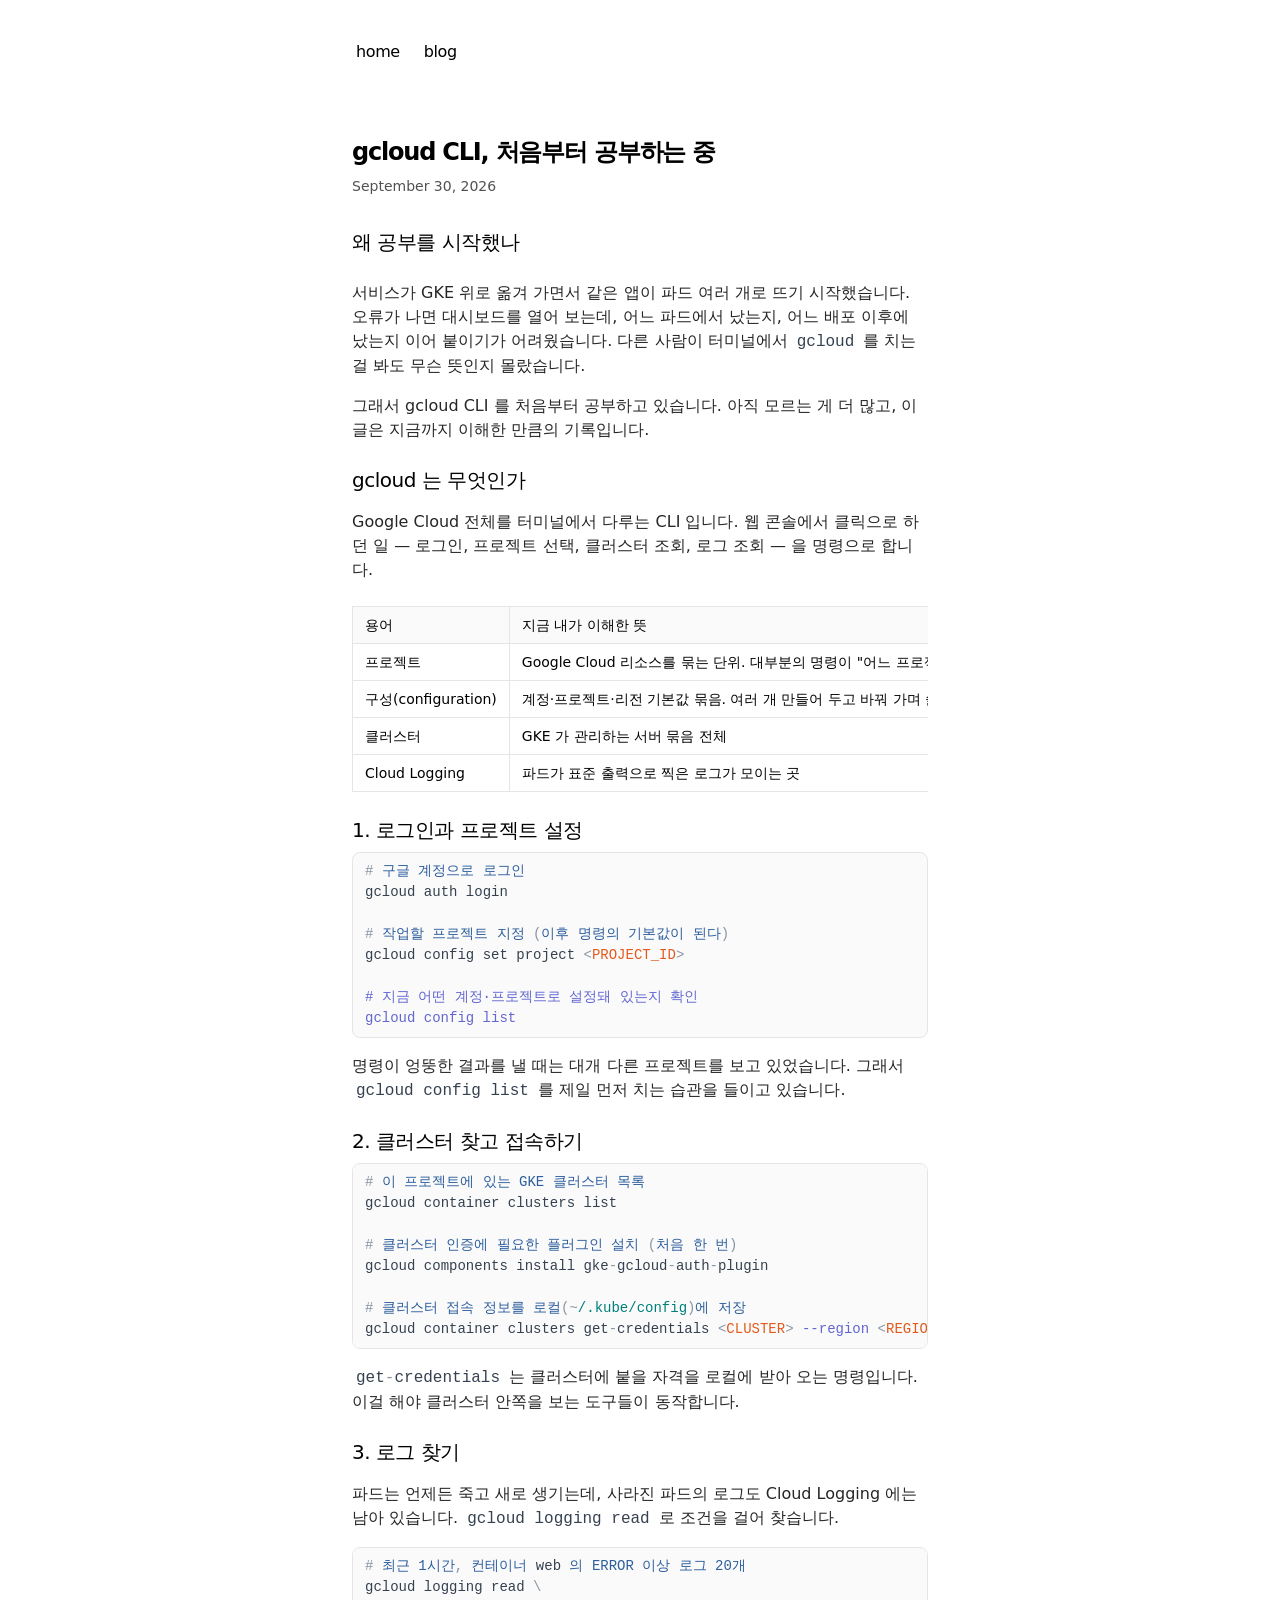
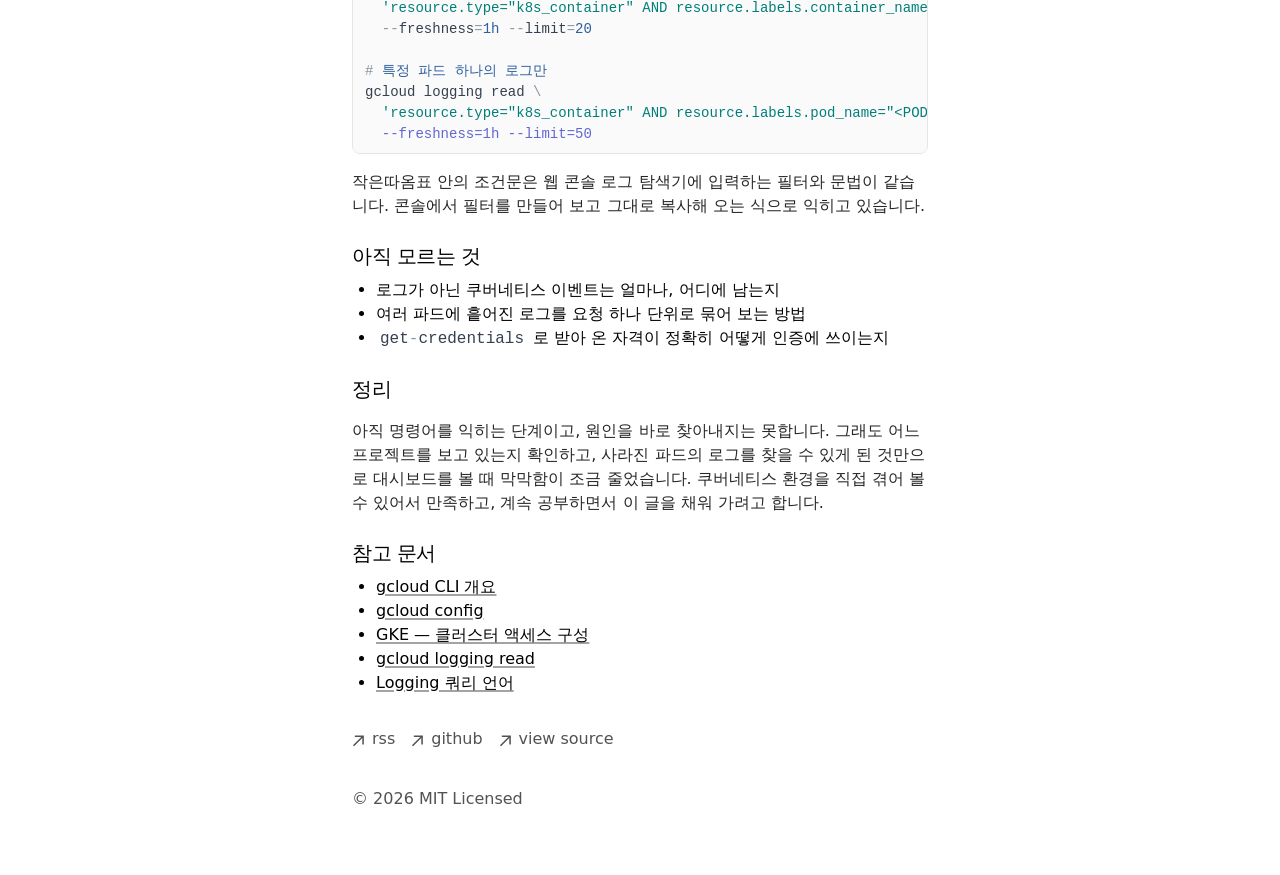
<file: blog/gcloud-cli-study/index.html>
<!DOCTYPE html><!--oyrgmF1Dx3ictpBRRsKuO--><html lang="ko" class="text-black bg-white dark:text-white dark:bg-black geistsans_d5a4f12f-module__oi7R6W__variable geistmono_157ca88a-module__osPrOG__variable"><head><meta charSet="utf-8"/><meta name="viewport" content="width=device-width, initial-scale=1"/><link rel="preload" href="/_next/static/media/GeistMono_Variable.p.aabdd940.woff2" as="font" crossorigin="" type="font/woff2"/><link rel="preload" href="/_next/static/media/Geist_Variable-s.p.35889d8b.woff2" as="font" crossorigin="" type="font/woff2"/><link rel="stylesheet" href="/_next/static/chunks/dd1597630cc93c74.css" data-precedence="next"/><link rel="preload" as="script" fetchPriority="low" href="/_next/static/chunks/ae3509c3d6883f83.js"/><script src="/_next/static/chunks/a9077698ef76e11f.js" async=""></script><script src="/_next/static/chunks/7e861fa2f6e8dac3.js" async=""></script><script src="/_next/static/chunks/cb73eba711e282ea.js" async=""></script><script src="/_next/static/chunks/turbopack-9a8213828bfe24ab.js" async=""></script><script src="/_next/static/chunks/1af1dd91bd03bb80.js" async=""></script><script src="/_next/static/chunks/75f277ecb6d71786.js" async=""></script><script src="/_next/static/chunks/cc5639b053815f24.js" async=""></script><script src="/_next/static/chunks/4904848246fadb45.js" async=""></script><meta name="next-size-adjust" content=""/><title>gcloud CLI, 처음부터 공부하는 중 | 인문학 개발자의 소소한 블로그</title><meta name="description" content="GKE 로 옮기고 파드가 늘어나자 로그와 오류를 어디서 찾아야 할지 몰랐습니다. 그래서 gcloud CLI 를 처음부터 공부하고 있고, 지금까지 이해한 만큼 정리했습니다."/><meta name="robots" content="index, follow"/><meta name="googlebot" content="index, follow, max-video-preview:-1, max-image-preview:large, max-snippet:-1"/><meta property="og:title" content="gcloud CLI, 처음부터 공부하는 중"/><meta property="og:description" content="GKE 로 옮기고 파드가 늘어나자 로그와 오류를 어디서 찾아야 할지 몰랐습니다. 그래서 gcloud CLI 를 처음부터 공부하고 있고, 지금까지 이해한 만큼 정리했습니다."/><meta property="og:url" content="https://ppaapp220022.github.io/blog/gcloud-cli-study/"/><meta property="og:image" content="https://ppaapp220022.github.io/og.png"/><meta property="og:type" content="article"/><meta property="article:published_time" content="2026-09-30"/><meta name="twitter:card" content="summary_large_image"/><meta name="twitter:title" content="gcloud CLI, 처음부터 공부하는 중"/><meta name="twitter:description" content="GKE 로 옮기고 파드가 늘어나자 로그와 오류를 어디서 찾아야 할지 몰랐습니다. 그래서 gcloud CLI 를 처음부터 공부하고 있고, 지금까지 이해한 만큼 정리했습니다."/><meta name="twitter:image" content="https://ppaapp220022.github.io/og.png"/><script src="/_next/static/chunks/a6dad97d9634a72d.js" noModule=""></script></head><body class="antialiased max-w-xl mx-4 mt-8 lg:mx-auto"><div hidden=""><!--$--><!--/$--></div><main class="flex-auto min-w-0 mt-6 flex flex-col px-2 md:px-0"><aside class="-ml-[8px] mb-16 tracking-tight"><div class="lg:sticky lg:top-20"><nav class="flex flex-row items-start relative px-0 pb-0 fade md:overflow-auto scroll-pr-6 md:relative" id="nav"><div class="flex flex-row space-x-0 pr-10"><a class="transition-all hover:text-neutral-800 dark:hover:text-neutral-200 flex align-middle relative py-1 px-2 m-1" href="/">home</a><a class="transition-all hover:text-neutral-800 dark:hover:text-neutral-200 flex align-middle relative py-1 px-2 m-1" href="/blog/">blog</a></div></nav></div></aside><section><script type="application/ld+json">{"@context":"https://schema.org","@type":"BlogPosting","headline":"gcloud CLI, 처음부터 공부하는 중","datePublished":"2026-09-30","dateModified":"2026-09-30","description":"GKE 로 옮기고 파드가 늘어나자 로그와 오류를 어디서 찾아야 할지 몰랐습니다. 그래서 gcloud CLI 를 처음부터 공부하고 있고, 지금까지 이해한 만큼 정리했습니다.","image":"https://ppaapp220022.github.io/og.png","url":"https://ppaapp220022.github.io/blog/gcloud-cli-study","author":{"@type":"Person","name":"My Portfolio"}}</script><h1 class="title font-semibold text-2xl tracking-tighter">gcloud CLI, 처음부터 공부하는 중</h1><div class="flex justify-between items-center mt-2 mb-8 text-sm"><p class="text-sm text-neutral-600 dark:text-neutral-400">September 30, 2026</p></div><article class="prose"><h2 id="-"><a href="#-" class="anchor"></a>왜 공부를 시작했나</h2>
<p>서비스가 GKE 위로 옮겨 가면서 같은 앱이 파드 여러 개로 뜨기 시작했습니다. 오류가 나면 대시보드를 열어 보는데, 어느 파드에서 났는지, 어느 배포 이후에 났는지 이어 붙이기가 어려웠습니다. 다른 사람이 터미널에서 <code><span class="sh__line"><span class="sh__token--identifier" style="color: var(--sh-identifier)">gcloud</span></span></code> 를 치는 걸 봐도 무슨 뜻인지 몰랐습니다.</p>
<p>그래서 gcloud CLI 를 처음부터 공부하고 있습니다. 아직 모르는 게 더 많고, 이 글은 지금까지 이해한 만큼의 기록입니다.</p>
<h2 id="gcloud-"><a href="#gcloud-" class="anchor"></a>gcloud 는 무엇인가</h2>
<p>Google Cloud 전체를 터미널에서 다루는 CLI 입니다. 웹 콘솔에서 클릭으로 하던 일 — 로그인, 프로젝트 선택, 클러스터 조회, 로그 조회 — 을 명령으로 합니다.</p>
<table><thead><tr><th>용어</th><th>지금 내가 이해한 뜻</th></tr></thead><tbody><tr><td>프로젝트</td><td>Google Cloud 리소스를 묶는 단위. 대부분의 명령이 &quot;어느 프로젝트에서&quot; 를 전제로 한다</td></tr><tr><td>구성(configuration)</td><td>계정·프로젝트·리전 기본값 묶음. 여러 개 만들어 두고 바꿔 가며 쓸 수 있다</td></tr><tr><td>클러스터</td><td>GKE 가 관리하는 서버 묶음 전체</td></tr><tr><td>Cloud Logging</td><td>파드가 표준 출력으로 찍은 로그가 모이는 곳</td></tr></tbody></table>
<h2 id="1-"><a href="#1-" class="anchor"></a>1. 로그인과 프로젝트 설정</h2>
<pre><code class="language-bash"><span class="sh__line"><span class="sh__token--sign" style="color: var(--sh-sign)">#</span><span class="sh__token--space" style="color: var(--sh-space)"> </span><span class="sh__token--class" style="color: var(--sh-class)">구글</span><span class="sh__token--space" style="color: var(--sh-space)"> </span><span class="sh__token--class" style="color: var(--sh-class)">계정으로</span><span class="sh__token--space" style="color: var(--sh-space)"> </span><span class="sh__token--class" style="color: var(--sh-class)">로그인</span><span class="sh__token--break" style="color: var(--sh-break)"></span></span>
<span class="sh__line"><span class="sh__token--identifier" style="color: var(--sh-identifier)">gcloud</span><span class="sh__token--space" style="color: var(--sh-space)"> </span><span class="sh__token--identifier" style="color: var(--sh-identifier)">auth</span><span class="sh__token--space" style="color: var(--sh-space)"> </span><span class="sh__token--identifier" style="color: var(--sh-identifier)">login</span><span class="sh__token--break" style="color: var(--sh-break)"></span></span>
<span class="sh__line"><span class="sh__token--break" style="color: var(--sh-break)"></span></span>
<span class="sh__line"><span class="sh__token--sign" style="color: var(--sh-sign)">#</span><span class="sh__token--space" style="color: var(--sh-space)"> </span><span class="sh__token--class" style="color: var(--sh-class)">작업할</span><span class="sh__token--space" style="color: var(--sh-space)"> </span><span class="sh__token--class" style="color: var(--sh-class)">프로젝트</span><span class="sh__token--space" style="color: var(--sh-space)"> </span><span class="sh__token--class" style="color: var(--sh-class)">지정</span><span class="sh__token--space" style="color: var(--sh-space)"> </span><span class="sh__token--sign" style="color: var(--sh-sign)">(</span><span class="sh__token--class" style="color: var(--sh-class)">이후</span><span class="sh__token--space" style="color: var(--sh-space)"> </span><span class="sh__token--class" style="color: var(--sh-class)">명령의</span><span class="sh__token--space" style="color: var(--sh-space)"> </span><span class="sh__token--class" style="color: var(--sh-class)">기본값이</span><span class="sh__token--space" style="color: var(--sh-space)"> </span><span class="sh__token--class" style="color: var(--sh-class)">된다</span><span class="sh__token--sign" style="color: var(--sh-sign)">)</span><span class="sh__token--break" style="color: var(--sh-break)"></span></span>
<span class="sh__line"><span class="sh__token--identifier" style="color: var(--sh-identifier)">gcloud</span><span class="sh__token--space" style="color: var(--sh-space)"> </span><span class="sh__token--identifier" style="color: var(--sh-identifier)">config</span><span class="sh__token--space" style="color: var(--sh-space)"> </span><span class="sh__token--identifier" style="color: var(--sh-identifier)">set</span><span class="sh__token--space" style="color: var(--sh-space)"> </span><span class="sh__token--identifier" style="color: var(--sh-identifier)">project</span><span class="sh__token--space" style="color: var(--sh-space)"> </span><span class="sh__token--sign" style="color: var(--sh-sign)">&lt;</span><span class="sh__token--entity" style="color: var(--sh-entity)">PROJECT_ID</span><span class="sh__token--sign" style="color: var(--sh-sign)">&gt;</span><span class="sh__token--jsxliterals" style="color: var(--sh-jsxliterals)"></span></span>
<span class="sh__line"><span class="sh__token--jsxliterals" style="color: var(--sh-jsxliterals)"></span><span class="sh__token--jsxliterals" style="color: var(--sh-jsxliterals)"></span></span>
<span class="sh__line"><span class="sh__token--jsxliterals" style="color: var(--sh-jsxliterals)"></span><span class="sh__token--jsxliterals" style="color: var(--sh-jsxliterals)"># 지금 어떤 계정·프로젝트로 설정돼 있는지 확인</span><span class="sh__token--jsxliterals" style="color: var(--sh-jsxliterals)"></span></span>
<span class="sh__line"><span class="sh__token--jsxliterals" style="color: var(--sh-jsxliterals)"></span><span class="sh__token--jsxliterals" style="color: var(--sh-jsxliterals)">gcloud config list</span><span class="sh__token--jsxliterals" style="color: var(--sh-jsxliterals)"></span></span>
<span class="sh__line"><span class="sh__token--jsxliterals" style="color: var(--sh-jsxliterals)"></span></span></code></pre>
<p>명령이 엉뚱한 결과를 낼 때는 대개 다른 프로젝트를 보고 있었습니다. 그래서 <code><span class="sh__line"><span class="sh__token--identifier" style="color: var(--sh-identifier)">gcloud</span><span class="sh__token--space" style="color: var(--sh-space)"> </span><span class="sh__token--identifier" style="color: var(--sh-identifier)">config</span><span class="sh__token--space" style="color: var(--sh-space)"> </span><span class="sh__token--identifier" style="color: var(--sh-identifier)">list</span></span></code> 를 제일 먼저 치는 습관을 들이고 있습니다.</p>
<h2 id="2-"><a href="#2-" class="anchor"></a>2. 클러스터 찾고 접속하기</h2>
<pre><code class="language-bash"><span class="sh__line"><span class="sh__token--sign" style="color: var(--sh-sign)">#</span><span class="sh__token--space" style="color: var(--sh-space)"> </span><span class="sh__token--class" style="color: var(--sh-class)">이</span><span class="sh__token--space" style="color: var(--sh-space)"> </span><span class="sh__token--class" style="color: var(--sh-class)">프로젝트에</span><span class="sh__token--space" style="color: var(--sh-space)"> </span><span class="sh__token--class" style="color: var(--sh-class)">있는</span><span class="sh__token--space" style="color: var(--sh-space)"> </span><span class="sh__token--class" style="color: var(--sh-class)">GKE</span><span class="sh__token--space" style="color: var(--sh-space)"> </span><span class="sh__token--class" style="color: var(--sh-class)">클러스터</span><span class="sh__token--space" style="color: var(--sh-space)"> </span><span class="sh__token--class" style="color: var(--sh-class)">목록</span><span class="sh__token--break" style="color: var(--sh-break)"></span></span>
<span class="sh__line"><span class="sh__token--identifier" style="color: var(--sh-identifier)">gcloud</span><span class="sh__token--space" style="color: var(--sh-space)"> </span><span class="sh__token--identifier" style="color: var(--sh-identifier)">container</span><span class="sh__token--space" style="color: var(--sh-space)"> </span><span class="sh__token--identifier" style="color: var(--sh-identifier)">clusters</span><span class="sh__token--space" style="color: var(--sh-space)"> </span><span class="sh__token--identifier" style="color: var(--sh-identifier)">list</span><span class="sh__token--break" style="color: var(--sh-break)"></span></span>
<span class="sh__line"><span class="sh__token--break" style="color: var(--sh-break)"></span></span>
<span class="sh__line"><span class="sh__token--sign" style="color: var(--sh-sign)">#</span><span class="sh__token--space" style="color: var(--sh-space)"> </span><span class="sh__token--class" style="color: var(--sh-class)">클러스터</span><span class="sh__token--space" style="color: var(--sh-space)"> </span><span class="sh__token--class" style="color: var(--sh-class)">인증에</span><span class="sh__token--space" style="color: var(--sh-space)"> </span><span class="sh__token--class" style="color: var(--sh-class)">필요한</span><span class="sh__token--space" style="color: var(--sh-space)"> </span><span class="sh__token--class" style="color: var(--sh-class)">플러그인</span><span class="sh__token--space" style="color: var(--sh-space)"> </span><span class="sh__token--class" style="color: var(--sh-class)">설치</span><span class="sh__token--space" style="color: var(--sh-space)"> </span><span class="sh__token--sign" style="color: var(--sh-sign)">(</span><span class="sh__token--class" style="color: var(--sh-class)">처음</span><span class="sh__token--space" style="color: var(--sh-space)"> </span><span class="sh__token--class" style="color: var(--sh-class)">한</span><span class="sh__token--space" style="color: var(--sh-space)"> </span><span class="sh__token--class" style="color: var(--sh-class)">번</span><span class="sh__token--sign" style="color: var(--sh-sign)">)</span><span class="sh__token--break" style="color: var(--sh-break)"></span></span>
<span class="sh__line"><span class="sh__token--identifier" style="color: var(--sh-identifier)">gcloud</span><span class="sh__token--space" style="color: var(--sh-space)"> </span><span class="sh__token--identifier" style="color: var(--sh-identifier)">components</span><span class="sh__token--space" style="color: var(--sh-space)"> </span><span class="sh__token--identifier" style="color: var(--sh-identifier)">install</span><span class="sh__token--space" style="color: var(--sh-space)"> </span><span class="sh__token--identifier" style="color: var(--sh-identifier)">gke</span><span class="sh__token--sign" style="color: var(--sh-sign)">-</span><span class="sh__token--identifier" style="color: var(--sh-identifier)">gcloud</span><span class="sh__token--sign" style="color: var(--sh-sign)">-</span><span class="sh__token--identifier" style="color: var(--sh-identifier)">auth</span><span class="sh__token--sign" style="color: var(--sh-sign)">-</span><span class="sh__token--identifier" style="color: var(--sh-identifier)">plugin</span><span class="sh__token--break" style="color: var(--sh-break)"></span></span>
<span class="sh__line"><span class="sh__token--break" style="color: var(--sh-break)"></span></span>
<span class="sh__line"><span class="sh__token--sign" style="color: var(--sh-sign)">#</span><span class="sh__token--space" style="color: var(--sh-space)"> </span><span class="sh__token--class" style="color: var(--sh-class)">클러스터</span><span class="sh__token--space" style="color: var(--sh-space)"> </span><span class="sh__token--class" style="color: var(--sh-class)">접속</span><span class="sh__token--space" style="color: var(--sh-space)"> </span><span class="sh__token--class" style="color: var(--sh-class)">정보를</span><span class="sh__token--space" style="color: var(--sh-space)"> </span><span class="sh__token--class" style="color: var(--sh-class)">로컬</span><span class="sh__token--sign" style="color: var(--sh-sign)">(</span><span class="sh__token--sign" style="color: var(--sh-sign)">~</span><span class="sh__token--string" style="color: var(--sh-string)">/.kube/config</span><span class="sh__token--sign" style="color: var(--sh-sign)">)</span><span class="sh__token--class" style="color: var(--sh-class)">에</span><span class="sh__token--space" style="color: var(--sh-space)"> </span><span class="sh__token--class" style="color: var(--sh-class)">저장</span><span class="sh__token--break" style="color: var(--sh-break)"></span></span>
<span class="sh__line"><span class="sh__token--identifier" style="color: var(--sh-identifier)">gcloud</span><span class="sh__token--space" style="color: var(--sh-space)"> </span><span class="sh__token--identifier" style="color: var(--sh-identifier)">container</span><span class="sh__token--space" style="color: var(--sh-space)"> </span><span class="sh__token--identifier" style="color: var(--sh-identifier)">clusters</span><span class="sh__token--space" style="color: var(--sh-space)"> </span><span class="sh__token--identifier" style="color: var(--sh-identifier)">get</span><span class="sh__token--sign" style="color: var(--sh-sign)">-</span><span class="sh__token--identifier" style="color: var(--sh-identifier)">credentials</span><span class="sh__token--space" style="color: var(--sh-space)"> </span><span class="sh__token--sign" style="color: var(--sh-sign)">&lt;</span><span class="sh__token--entity" style="color: var(--sh-entity)">CLUSTER</span><span class="sh__token--sign" style="color: var(--sh-sign)">&gt;</span><span class="sh__token--jsxliterals" style="color: var(--sh-jsxliterals)"> --region </span><span class="sh__token--sign" style="color: var(--sh-sign)">&lt;</span><span class="sh__token--entity" style="color: var(--sh-entity)">REGION</span><span class="sh__token--sign" style="color: var(--sh-sign)">&gt;</span><span class="sh__token--jsxliterals" style="color: var(--sh-jsxliterals)"></span></span>
<span class="sh__line"><span class="sh__token--jsxliterals" style="color: var(--sh-jsxliterals)"></span></span></code></pre>
<p><code><span class="sh__line"><span class="sh__token--identifier" style="color: var(--sh-identifier)">get</span><span class="sh__token--sign" style="color: var(--sh-sign)">-</span><span class="sh__token--identifier" style="color: var(--sh-identifier)">credentials</span></span></code> 는 클러스터에 붙을 자격을 로컬에 받아 오는 명령입니다. 이걸 해야 클러스터 안쪽을 보는 도구들이 동작합니다.</p>
<h2 id="3-"><a href="#3-" class="anchor"></a>3. 로그 찾기</h2>
<p>파드는 언제든 죽고 새로 생기는데, 사라진 파드의 로그도 Cloud Logging 에는 남아 있습니다. <code><span class="sh__line"><span class="sh__token--identifier" style="color: var(--sh-identifier)">gcloud</span><span class="sh__token--space" style="color: var(--sh-space)"> </span><span class="sh__token--identifier" style="color: var(--sh-identifier)">logging</span><span class="sh__token--space" style="color: var(--sh-space)"> </span><span class="sh__token--identifier" style="color: var(--sh-identifier)">read</span></span></code> 로 조건을 걸어 찾습니다.</p>
<pre><code class="language-bash"><span class="sh__line"><span class="sh__token--sign" style="color: var(--sh-sign)">#</span><span class="sh__token--space" style="color: var(--sh-space)"> </span><span class="sh__token--class" style="color: var(--sh-class)">최근</span><span class="sh__token--space" style="color: var(--sh-space)"> </span><span class="sh__token--class" style="color: var(--sh-class)">1시간</span><span class="sh__token--sign" style="color: var(--sh-sign)">,</span><span class="sh__token--space" style="color: var(--sh-space)"> </span><span class="sh__token--class" style="color: var(--sh-class)">컨테이너</span><span class="sh__token--space" style="color: var(--sh-space)"> </span><span class="sh__token--identifier" style="color: var(--sh-identifier)">web</span><span class="sh__token--space" style="color: var(--sh-space)"> </span><span class="sh__token--class" style="color: var(--sh-class)">의</span><span class="sh__token--space" style="color: var(--sh-space)"> </span><span class="sh__token--class" style="color: var(--sh-class)">ERROR</span><span class="sh__token--space" style="color: var(--sh-space)"> </span><span class="sh__token--class" style="color: var(--sh-class)">이상</span><span class="sh__token--space" style="color: var(--sh-space)"> </span><span class="sh__token--class" style="color: var(--sh-class)">로그</span><span class="sh__token--space" style="color: var(--sh-space)"> </span><span class="sh__token--class" style="color: var(--sh-class)">20개</span><span class="sh__token--break" style="color: var(--sh-break)"></span></span>
<span class="sh__line"><span class="sh__token--identifier" style="color: var(--sh-identifier)">gcloud</span><span class="sh__token--space" style="color: var(--sh-space)"> </span><span class="sh__token--identifier" style="color: var(--sh-identifier)">logging</span><span class="sh__token--space" style="color: var(--sh-space)"> </span><span class="sh__token--identifier" style="color: var(--sh-identifier)">read</span><span class="sh__token--space" style="color: var(--sh-space)"> </span><span class="sh__token--sign" style="color: var(--sh-sign)">\</span><span class="sh__token--break" style="color: var(--sh-break)"></span></span>
<span class="sh__line"><span class="sh__token--space" style="color: var(--sh-space)">  </span><span class="sh__token--string" style="color: var(--sh-string)">&#039;</span><span class="sh__token--string" style="color: var(--sh-string)">resource.type=</span><span class="sh__token--string" style="color: var(--sh-string)">&quot;</span><span class="sh__token--string" style="color: var(--sh-string)">k8s_container</span><span class="sh__token--string" style="color: var(--sh-string)">&quot;</span><span class="sh__token--string" style="color: var(--sh-string)"> AND resource.labels.container_name=</span><span class="sh__token--string" style="color: var(--sh-string)">&quot;</span><span class="sh__token--string" style="color: var(--sh-string)">web</span><span class="sh__token--string" style="color: var(--sh-string)">&quot;</span><span class="sh__token--string" style="color: var(--sh-string)"> AND severity&gt;=ERROR</span><span class="sh__token--string" style="color: var(--sh-string)">&#039;</span><span class="sh__token--space" style="color: var(--sh-space)"> </span><span class="sh__token--sign" style="color: var(--sh-sign)">\</span><span class="sh__token--break" style="color: var(--sh-break)"></span></span>
<span class="sh__line"><span class="sh__token--space" style="color: var(--sh-space)">  </span><span class="sh__token--sign" style="color: var(--sh-sign)">-</span><span class="sh__token--sign" style="color: var(--sh-sign)">-</span><span class="sh__token--identifier" style="color: var(--sh-identifier)">freshness</span><span class="sh__token--sign" style="color: var(--sh-sign)">=</span><span class="sh__token--class" style="color: var(--sh-class)">1h</span><span class="sh__token--space" style="color: var(--sh-space)"> </span><span class="sh__token--sign" style="color: var(--sh-sign)">-</span><span class="sh__token--sign" style="color: var(--sh-sign)">-</span><span class="sh__token--identifier" style="color: var(--sh-identifier)">limit</span><span class="sh__token--sign" style="color: var(--sh-sign)">=</span><span class="sh__token--class" style="color: var(--sh-class)">20</span><span class="sh__token--break" style="color: var(--sh-break)"></span></span>
<span class="sh__line"><span class="sh__token--break" style="color: var(--sh-break)"></span></span>
<span class="sh__line"><span class="sh__token--sign" style="color: var(--sh-sign)">#</span><span class="sh__token--space" style="color: var(--sh-space)"> </span><span class="sh__token--class" style="color: var(--sh-class)">특정</span><span class="sh__token--space" style="color: var(--sh-space)"> </span><span class="sh__token--class" style="color: var(--sh-class)">파드</span><span class="sh__token--space" style="color: var(--sh-space)"> </span><span class="sh__token--class" style="color: var(--sh-class)">하나의</span><span class="sh__token--space" style="color: var(--sh-space)"> </span><span class="sh__token--class" style="color: var(--sh-class)">로그만</span><span class="sh__token--break" style="color: var(--sh-break)"></span></span>
<span class="sh__line"><span class="sh__token--identifier" style="color: var(--sh-identifier)">gcloud</span><span class="sh__token--space" style="color: var(--sh-space)"> </span><span class="sh__token--identifier" style="color: var(--sh-identifier)">logging</span><span class="sh__token--space" style="color: var(--sh-space)"> </span><span class="sh__token--identifier" style="color: var(--sh-identifier)">read</span><span class="sh__token--space" style="color: var(--sh-space)"> </span><span class="sh__token--sign" style="color: var(--sh-sign)">\</span><span class="sh__token--break" style="color: var(--sh-break)"></span></span>
<span class="sh__line"><span class="sh__token--space" style="color: var(--sh-space)">  </span><span class="sh__token--string" style="color: var(--sh-string)">&#039;</span><span class="sh__token--string" style="color: var(--sh-string)">resource.type=</span><span class="sh__token--string" style="color: var(--sh-string)">&quot;</span><span class="sh__token--string" style="color: var(--sh-string)">k8s_container</span><span class="sh__token--string" style="color: var(--sh-string)">&quot;</span><span class="sh__token--string" style="color: var(--sh-string)"> AND resource.labels.pod_name=</span><span class="sh__token--string" style="color: var(--sh-string)">&quot;</span><span class="sh__token--string" style="color: var(--sh-string)">&lt;POD</span><span class="sh__token--sign" style="color: var(--sh-sign)">&gt;</span><span class="sh__token--jsxliterals" style="color: var(--sh-jsxliterals)">&quot;&#039; \</span></span>
<span class="sh__line"><span class="sh__token--jsxliterals" style="color: var(--sh-jsxliterals)">  --freshness=1h --limit=50</span></span>
<span class="sh__line"><span class="sh__token--jsxliterals" style="color: var(--sh-jsxliterals)"></span></span></code></pre>
<p>작은따옴표 안의 조건문은 웹 콘솔 로그 탐색기에 입력하는 필터와 문법이 같습니다. 콘솔에서 필터를 만들어 보고 그대로 복사해 오는 식으로 익히고 있습니다.</p>
<h2 id="-"><a href="#-" class="anchor"></a>아직 모르는 것</h2>
<ul>
<li>로그가 아닌 쿠버네티스 이벤트는 얼마나, 어디에 남는지</li>
<li>여러 파드에 흩어진 로그를 요청 하나 단위로 묶어 보는 방법</li>
<li><code><span class="sh__line"><span class="sh__token--identifier" style="color: var(--sh-identifier)">get</span><span class="sh__token--sign" style="color: var(--sh-sign)">-</span><span class="sh__token--identifier" style="color: var(--sh-identifier)">credentials</span></span></code> 로 받아 온 자격이 정확히 어떻게 인증에 쓰이는지</li>
</ul>
<h2 id=""><a href="#" class="anchor"></a>정리</h2>
<p>아직 명령어를 익히는 단계이고, 원인을 바로 찾아내지는 못합니다. 그래도 어느 프로젝트를 보고 있는지 확인하고, 사라진 파드의 로그를 찾을 수 있게 된 것만으로 대시보드를 볼 때 막막함이 조금 줄었습니다. 쿠버네티스 환경을 직접 겪어 볼 수 있어서 만족하고, 계속 공부하면서 이 글을 채워 가려고 합니다.</p>
<h2 id="-"><a href="#-" class="anchor"></a>참고 문서</h2>
<ul>
<li><a target="_blank" rel="noopener noreferrer" href="https://cloud.google.com/sdk/gcloud">gcloud CLI 개요</a></li>
<li><a target="_blank" rel="noopener noreferrer" href="https://cloud.google.com/sdk/gcloud/reference/config">gcloud config</a></li>
<li><a target="_blank" rel="noopener noreferrer" href="https://cloud.google.com/kubernetes-engine/docs/how-to/cluster-access-for-kubectl">GKE — 클러스터 액세스 구성</a></li>
<li><a target="_blank" rel="noopener noreferrer" href="https://cloud.google.com/sdk/gcloud/reference/logging/read">gcloud logging read</a></li>
<li><a target="_blank" rel="noopener noreferrer" href="https://cloud.google.com/logging/docs/view/logging-query-language">Logging 쿼리 언어</a></li>
</ul></article></section><!--$--><!--/$--><footer class="mb-16"><ul class="font-sm mt-8 flex flex-col space-x-0 space-y-2 text-neutral-600 md:flex-row md:space-x-4 md:space-y-0 dark:text-neutral-300"><li><a class="flex items-center transition-all hover:text-neutral-800 dark:hover:text-neutral-100" rel="noopener noreferrer" target="_blank" href="/rss"><svg width="12" height="12" viewBox="0 0 12 12" fill="none" xmlns="http://www.w3.org/2000/svg"><path d="M2.07102 11.3494L0.963068 10.2415L9.2017 1.98864H2.83807L2.85227 0.454545H11.8438V9.46023H10.2955L10.3097 3.09659L2.07102 11.3494Z" fill="currentColor"></path></svg><p class="ml-2 h-7">rss</p></a></li><li><a class="flex items-center transition-all hover:text-neutral-800 dark:hover:text-neutral-100" rel="noopener noreferrer" target="_blank" href="https://github.com/ppaapp220022"><svg width="12" height="12" viewBox="0 0 12 12" fill="none" xmlns="http://www.w3.org/2000/svg"><path d="M2.07102 11.3494L0.963068 10.2415L9.2017 1.98864H2.83807L2.85227 0.454545H11.8438V9.46023H10.2955L10.3097 3.09659L2.07102 11.3494Z" fill="currentColor"></path></svg><p class="ml-2 h-7">github</p></a></li><li><a class="flex items-center transition-all hover:text-neutral-800 dark:hover:text-neutral-100" rel="noopener noreferrer" target="_blank" href="https://github.com/ppaapp220022/ppaapp220022.github.io"><svg width="12" height="12" viewBox="0 0 12 12" fill="none" xmlns="http://www.w3.org/2000/svg"><path d="M2.07102 11.3494L0.963068 10.2415L9.2017 1.98864H2.83807L2.85227 0.454545H11.8438V9.46023H10.2955L10.3097 3.09659L2.07102 11.3494Z" fill="currentColor"></path></svg><p class="ml-2 h-7">view source</p></a></li></ul><p class="mt-8 text-neutral-600 dark:text-neutral-300">© <!-- -->2026<!-- --> MIT Licensed</p></footer></main><script src="/_next/static/chunks/ae3509c3d6883f83.js" id="_R_" async=""></script><script>(self.__next_f=self.__next_f||[]).push([0])</script><script>self.__next_f.push([1,"1:\"$Sreact.fragment\"\n2:I[70045,[\"/_next/static/chunks/1af1dd91bd03bb80.js\",\"/_next/static/chunks/75f277ecb6d71786.js\"],\"\"]\n3:I[56454,[\"/_next/static/chunks/cc5639b053815f24.js\",\"/_next/static/chunks/4904848246fadb45.js\"],\"default\"]\n4:I[10158,[\"/_next/static/chunks/cc5639b053815f24.js\",\"/_next/static/chunks/4904848246fadb45.js\"],\"default\"]\n9:I[9442,[\"/_next/static/chunks/cc5639b053815f24.js\",\"/_next/static/chunks/4904848246fadb45.js\"],\"default\"]\n:HL[\"/_next/static/chunks/dd1597630cc93c74.css\",\"style\"]\n:HL[\"/_next/static/media/GeistMono_Variable.p.aabdd940.woff2\",\"font\",{\"crossOrigin\":\"\",\"type\":\"font/woff2\"}]\n:HL[\"/_next/static/media/Geist_Variable-s.p.35889d8b.woff2\",\"font\",{\"crossOrigin\":\"\",\"type\":\"font/woff2\"}]\n"])</script><script>self.__next_f.push([1,"0:{\"P\":null,\"b\":\"oyrgmF1Dx3ictpBRRsKuO\",\"c\":[\"\",\"blog\",\"gcloud-cli-study\",\"\"],\"q\":\"\",\"i\":false,\"f\":[[[\"\",{\"children\":[\"blog\",{\"children\":[[\"slug\",\"gcloud-cli-study\",\"d\"],{\"children\":[\"__PAGE__\",{}]}]}]},\"$undefined\",\"$undefined\",true],[[\"$\",\"$1\",\"c\",{\"children\":[[[\"$\",\"link\",\"0\",{\"rel\":\"stylesheet\",\"href\":\"/_next/static/chunks/dd1597630cc93c74.css\",\"precedence\":\"next\",\"crossOrigin\":\"$undefined\",\"nonce\":\"$undefined\"}],[\"$\",\"script\",\"script-0\",{\"src\":\"/_next/static/chunks/1af1dd91bd03bb80.js\",\"async\":true,\"nonce\":\"$undefined\"}]],[\"$\",\"html\",null,{\"lang\":\"ko\",\"className\":\"text-black bg-white dark:text-white dark:bg-black geistsans_d5a4f12f-module__oi7R6W__variable geistmono_157ca88a-module__osPrOG__variable\",\"children\":[\"$\",\"body\",null,{\"className\":\"antialiased max-w-xl mx-4 mt-8 lg:mx-auto\",\"children\":[\"$\",\"main\",null,{\"className\":\"flex-auto min-w-0 mt-6 flex flex-col px-2 md:px-0\",\"children\":[[\"$\",\"aside\",null,{\"className\":\"-ml-[8px] mb-16 tracking-tight\",\"children\":[\"$\",\"div\",null,{\"className\":\"lg:sticky lg:top-20\",\"children\":[\"$\",\"nav\",null,{\"className\":\"flex flex-row items-start relative px-0 pb-0 fade md:overflow-auto scroll-pr-6 md:relative\",\"id\":\"nav\",\"children\":[\"$\",\"div\",null,{\"className\":\"flex flex-row space-x-0 pr-10\",\"children\":[[\"$\",\"$L2\",\"/\",{\"href\":\"/\",\"className\":\"transition-all hover:text-neutral-800 dark:hover:text-neutral-200 flex align-middle relative py-1 px-2 m-1\",\"children\":\"home\"}],[\"$\",\"$L2\",\"/blog\",{\"href\":\"/blog\",\"className\":\"transition-all hover:text-neutral-800 dark:hover:text-neutral-200 flex align-middle relative py-1 px-2 m-1\",\"children\":\"blog\"}]]}]}]}]}],[\"$\",\"$L3\",null,{\"parallelRouterKey\":\"children\",\"error\":\"$undefined\",\"errorStyles\":\"$undefined\",\"errorScripts\":\"$undefined\",\"template\":[\"$\",\"$L4\",null,{}],\"templateStyles\":\"$undefined\",\"templateScripts\":\"$undefined\",\"notFound\":[[\"$\",\"section\",null,{\"children\":[[\"$\",\"h1\",null,{\"className\":\"mb-8 text-2xl font-semibold tracking-tighter\",\"children\":\"404 - Page Not Found\"}],[\"$\",\"p\",null,{\"className\":\"mb-4\",\"children\":\"The page you are looking for does not exist.\"}]]}],[]],\"forbidden\":\"$undefined\",\"unauthorized\":\"$undefined\"}],[\"$\",\"footer\",null,{\"className\":\"mb-16\",\"children\":[[\"$\",\"ul\",null,{\"className\":\"font-sm mt-8 flex flex-col space-x-0 space-y-2 text-neutral-600 md:flex-row md:space-x-4 md:space-y-0 dark:text-neutral-300\",\"children\":[[\"$\",\"li\",null,{\"children\":[\"$\",\"a\",null,{\"className\":\"flex items-center transition-all hover:text-neutral-800 dark:hover:text-neutral-100\",\"rel\":\"noopener noreferrer\",\"target\":\"_blank\",\"href\":\"/rss\",\"children\":[[\"$\",\"svg\",null,{\"width\":\"12\",\"height\":\"12\",\"viewBox\":\"0 0 12 12\",\"fill\":\"none\",\"xmlns\":\"http://www.w3.org/2000/svg\",\"children\":[\"$\",\"path\",null,{\"d\":\"M2.07102 11.3494L0.963068 10.2415L9.2017 1.98864H2.83807L2.85227 0.454545H11.8438V9.46023H10.2955L10.3097 3.09659L2.07102 11.3494Z\",\"fill\":\"currentColor\"}]}],[\"$\",\"p\",null,{\"className\":\"ml-2 h-7\",\"children\":\"rss\"}]]}]}],[\"$\",\"li\",null,{\"children\":[\"$\",\"a\",null,{\"className\":\"flex items-center transition-all hover:text-neutral-800 dark:hover:text-neutral-100\",\"rel\":\"noopener noreferrer\",\"target\":\"_blank\",\"href\":\"https://github.com/ppaapp220022\",\"children\":[[\"$\",\"svg\",null,{\"width\":\"12\",\"height\":\"12\",\"viewBox\":\"0 0 12 12\",\"fill\":\"none\",\"xmlns\":\"http://www.w3.org/2000/svg\",\"children\":[\"$\",\"path\",null,{\"d\":\"M2.07102 11.3494L0.963068 10.2415L9.2017 1.98864H2.83807L2.85227 0.454545H11.8438V9.46023H10.2955L10.3097 3.09659L2.07102 11.3494Z\",\"fill\":\"currentColor\"}]}],[\"$\",\"p\",null,{\"className\":\"ml-2 h-7\",\"children\":\"github\"}]]}]}],[\"$\",\"li\",null,{\"children\":[\"$\",\"a\",null,{\"className\":\"flex items-center transition-all hover:text-neutral-800 dark:hover:text-neutral-100\",\"rel\":\"noopener noreferrer\",\"target\":\"_blank\",\"href\":\"https://github.com/ppaapp220022/ppaapp220022.github.io\",\"children\":[[\"$\",\"svg\",null,{\"width\":\"12\",\"height\":\"12\",\"viewBox\":\"0 0 12 12\",\"fill\":\"none\",\"xmlns\":\"http://www.w3.org/2000/svg\",\"children\":[\"$\",\"path\",null,{\"d\":\"M2.07102 11.3494L0.963068 10.2415L9.2017 1.98864H2.83807L2.85227 0.454545H11.8438V9.46023H10.2955L10.3097 3.09659L2.07102 11.3494Z\",\"fill\":\"currentColor\"}]}],[\"$\",\"p\",null,{\"className\":\"ml-2 h-7\",\"children\":\"view source\"}]]}]}]]}],[\"$\",\"p\",null,{\"className\":\"mt-8 text-neutral-600 dark:text-neutral-300\",\"children\":[\"© \",2026,\" MIT Licensed\"]}]]}]]}]}]}]]}],{\"children\":[[\"$\",\"$1\",\"c\",{\"children\":[null,[\"$\",\"$L3\",null,{\"parallelRouterKey\":\"children\",\"error\":\"$undefined\",\"errorStyles\":\"$undefined\",\"errorScripts\":\"$undefined\",\"template\":\"$L5\",\"templateStyles\":\"$undefined\",\"templateScripts\":\"$undefined\",\"notFound\":\"$undefined\",\"forbidden\":\"$undefined\",\"unauthorized\":\"$undefined\"}]]}],{\"children\":[\"$L6\",{\"children\":[\"$L7\",{},null,false,false]},null,false,false]},null,false,false]},null,false,false],\"$L8\",false]],\"m\":\"$undefined\",\"G\":[\"$9\",[]],\"S\":true}\n"])</script><script>self.__next_f.push([1,"b:I[25151,[\"/_next/static/chunks/cc5639b053815f24.js\",\"/_next/static/chunks/4904848246fadb45.js\"],\"OutletBoundary\"]\nc:\"$Sreact.suspense\"\ne:I[25151,[\"/_next/static/chunks/cc5639b053815f24.js\",\"/_next/static/chunks/4904848246fadb45.js\"],\"ViewportBoundary\"]\n10:I[25151,[\"/_next/static/chunks/cc5639b053815f24.js\",\"/_next/static/chunks/4904848246fadb45.js\"],\"MetadataBoundary\"]\n5:[\"$\",\"$L4\",null,{}]\n6:[\"$\",\"$1\",\"c\",{\"children\":[null,[\"$\",\"$L3\",null,{\"parallelRouterKey\":\"children\",\"error\":\"$undefined\",\"errorStyles\":\"$undefined\",\"errorScripts\":\"$undefined\",\"template\":[\"$\",\"$L4\",null,{}],\"templateStyles\":\"$undefined\",\"templateScripts\":\"$undefined\",\"notFound\":\"$undefined\",\"forbidden\":\"$undefined\",\"unauthorized\":\"$undefined\"}]]}]\n7:[\"$\",\"$1\",\"c\",{\"children\":[\"$La\",[[\"$\",\"script\",\"script-0\",{\"src\":\"/_next/static/chunks/75f277ecb6d71786.js\",\"async\":true,\"nonce\":\"$undefined\"}]],[\"$\",\"$Lb\",null,{\"children\":[\"$\",\"$c\",null,{\"name\":\"Next.MetadataOutlet\",\"children\":\"$@d\"}]}]]}]\n8:[\"$\",\"$1\",\"h\",{\"children\":[null,[\"$\",\"$Le\",null,{\"children\":\"$@f\"}],[\"$\",\"div\",null,{\"hidden\":true,\"children\":[\"$\",\"$L10\",null,{\"children\":[\"$\",\"$c\",null,{\"name\":\"Next.Metadata\",\"children\":\"$@11\"}]}]}],[\"$\",\"meta\",null,{\"name\":\"next-size-adjust\",\"content\":\"\"}]]}]\n"])</script><script>self.__next_f.push([1,"a:[\"$\",\"section\",null,{\"children\":[[\"$\",\"script\",null,{\"type\":\"application/ld+json\",\"suppressHydrationWarning\":true,\"dangerouslySetInnerHTML\":{\"__html\":\"{\\\"@context\\\":\\\"https://schema.org\\\",\\\"@type\\\":\\\"BlogPosting\\\",\\\"headline\\\":\\\"gcloud CLI, 처음부터 공부하는 중\\\",\\\"datePublished\\\":\\\"2026-09-30\\\",\\\"dateModified\\\":\\\"2026-09-30\\\",\\\"description\\\":\\\"GKE 로 옮기고 파드가 늘어나자 로그와 오류를 어디서 찾아야 할지 몰랐습니다. 그래서 gcloud CLI 를 처음부터 공부하고 있고, 지금까지 이해한 만큼 정리했습니다.\\\",\\\"image\\\":\\\"https://ppaapp220022.github.io/og.png\\\",\\\"url\\\":\\\"https://ppaapp220022.github.io/blog/gcloud-cli-study\\\",\\\"author\\\":{\\\"@type\\\":\\\"Person\\\",\\\"name\\\":\\\"My Portfolio\\\"}}\"}}],[\"$\",\"h1\",null,{\"className\":\"title font-semibold text-2xl tracking-tighter\",\"children\":\"gcloud CLI, 처음부터 공부하는 중\"}],[\"$\",\"div\",null,{\"className\":\"flex justify-between items-center mt-2 mb-8 text-sm\",\"children\":[\"$\",\"p\",null,{\"className\":\"text-sm text-neutral-600 dark:text-neutral-400\",\"children\":\"September 30, 2026\"}]}],[\"$\",\"article\",null,{\"className\":\"prose\",\"children\":\"$L12\"}]]}]\n"])</script><script>self.__next_f.push([1,"13:T114e,"])</script><script>self.__next_f.push([1,"\u003cspan class=\"sh__line\"\u003e\u003cspan class=\"sh__token--sign\" style=\"color: var(--sh-sign)\"\u003e#\u003c/span\u003e\u003cspan class=\"sh__token--space\" style=\"color: var(--sh-space)\"\u003e \u003c/span\u003e\u003cspan class=\"sh__token--class\" style=\"color: var(--sh-class)\"\u003e구글\u003c/span\u003e\u003cspan class=\"sh__token--space\" style=\"color: var(--sh-space)\"\u003e \u003c/span\u003e\u003cspan class=\"sh__token--class\" style=\"color: var(--sh-class)\"\u003e계정으로\u003c/span\u003e\u003cspan class=\"sh__token--space\" style=\"color: var(--sh-space)\"\u003e \u003c/span\u003e\u003cspan class=\"sh__token--class\" style=\"color: var(--sh-class)\"\u003e로그인\u003c/span\u003e\u003cspan class=\"sh__token--break\" style=\"color: var(--sh-break)\"\u003e\u003c/span\u003e\u003c/span\u003e\n\u003cspan class=\"sh__line\"\u003e\u003cspan class=\"sh__token--identifier\" style=\"color: var(--sh-identifier)\"\u003egcloud\u003c/span\u003e\u003cspan class=\"sh__token--space\" style=\"color: var(--sh-space)\"\u003e \u003c/span\u003e\u003cspan class=\"sh__token--identifier\" style=\"color: var(--sh-identifier)\"\u003eauth\u003c/span\u003e\u003cspan class=\"sh__token--space\" style=\"color: var(--sh-space)\"\u003e \u003c/span\u003e\u003cspan class=\"sh__token--identifier\" style=\"color: var(--sh-identifier)\"\u003elogin\u003c/span\u003e\u003cspan class=\"sh__token--break\" style=\"color: var(--sh-break)\"\u003e\u003c/span\u003e\u003c/span\u003e\n\u003cspan class=\"sh__line\"\u003e\u003cspan class=\"sh__token--break\" style=\"color: var(--sh-break)\"\u003e\u003c/span\u003e\u003c/span\u003e\n\u003cspan class=\"sh__line\"\u003e\u003cspan class=\"sh__token--sign\" style=\"color: var(--sh-sign)\"\u003e#\u003c/span\u003e\u003cspan class=\"sh__token--space\" style=\"color: var(--sh-space)\"\u003e \u003c/span\u003e\u003cspan class=\"sh__token--class\" style=\"color: var(--sh-class)\"\u003e작업할\u003c/span\u003e\u003cspan class=\"sh__token--space\" style=\"color: var(--sh-space)\"\u003e \u003c/span\u003e\u003cspan class=\"sh__token--class\" style=\"color: var(--sh-class)\"\u003e프로젝트\u003c/span\u003e\u003cspan class=\"sh__token--space\" style=\"color: var(--sh-space)\"\u003e \u003c/span\u003e\u003cspan class=\"sh__token--class\" style=\"color: var(--sh-class)\"\u003e지정\u003c/span\u003e\u003cspan class=\"sh__token--space\" style=\"color: var(--sh-space)\"\u003e \u003c/span\u003e\u003cspan class=\"sh__token--sign\" style=\"color: var(--sh-sign)\"\u003e(\u003c/span\u003e\u003cspan class=\"sh__token--class\" style=\"color: var(--sh-class)\"\u003e이후\u003c/span\u003e\u003cspan class=\"sh__token--space\" style=\"color: var(--sh-space)\"\u003e \u003c/span\u003e\u003cspan class=\"sh__token--class\" style=\"color: var(--sh-class)\"\u003e명령의\u003c/span\u003e\u003cspan class=\"sh__token--space\" style=\"color: var(--sh-space)\"\u003e \u003c/span\u003e\u003cspan class=\"sh__token--class\" style=\"color: var(--sh-class)\"\u003e기본값이\u003c/span\u003e\u003cspan class=\"sh__token--space\" style=\"color: var(--sh-space)\"\u003e \u003c/span\u003e\u003cspan class=\"sh__token--class\" style=\"color: var(--sh-class)\"\u003e된다\u003c/span\u003e\u003cspan class=\"sh__token--sign\" style=\"color: var(--sh-sign)\"\u003e)\u003c/span\u003e\u003cspan class=\"sh__token--break\" style=\"color: var(--sh-break)\"\u003e\u003c/span\u003e\u003c/span\u003e\n\u003cspan class=\"sh__line\"\u003e\u003cspan class=\"sh__token--identifier\" style=\"color: var(--sh-identifier)\"\u003egcloud\u003c/span\u003e\u003cspan class=\"sh__token--space\" style=\"color: var(--sh-space)\"\u003e \u003c/span\u003e\u003cspan class=\"sh__token--identifier\" style=\"color: var(--sh-identifier)\"\u003econfig\u003c/span\u003e\u003cspan class=\"sh__token--space\" style=\"color: var(--sh-space)\"\u003e \u003c/span\u003e\u003cspan class=\"sh__token--identifier\" style=\"color: var(--sh-identifier)\"\u003eset\u003c/span\u003e\u003cspan class=\"sh__token--space\" style=\"color: var(--sh-space)\"\u003e \u003c/span\u003e\u003cspan class=\"sh__token--identifier\" style=\"color: var(--sh-identifier)\"\u003eproject\u003c/span\u003e\u003cspan class=\"sh__token--space\" style=\"color: var(--sh-space)\"\u003e \u003c/span\u003e\u003cspan class=\"sh__token--sign\" style=\"color: var(--sh-sign)\"\u003e\u0026lt;\u003c/span\u003e\u003cspan class=\"sh__token--entity\" style=\"color: var(--sh-entity)\"\u003ePROJECT_ID\u003c/span\u003e\u003cspan class=\"sh__token--sign\" style=\"color: var(--sh-sign)\"\u003e\u0026gt;\u003c/span\u003e\u003cspan class=\"sh__token--jsxliterals\" style=\"color: var(--sh-jsxliterals)\"\u003e\u003c/span\u003e\u003c/span\u003e\n\u003cspan class=\"sh__line\"\u003e\u003cspan class=\"sh__token--jsxliterals\" style=\"color: var(--sh-jsxliterals)\"\u003e\u003c/span\u003e\u003cspan class=\"sh__token--jsxliterals\" style=\"color: var(--sh-jsxliterals)\"\u003e\u003c/span\u003e\u003c/span\u003e\n\u003cspan class=\"sh__line\"\u003e\u003cspan class=\"sh__token--jsxliterals\" style=\"color: var(--sh-jsxliterals)\"\u003e\u003c/span\u003e\u003cspan class=\"sh__token--jsxliterals\" style=\"color: var(--sh-jsxliterals)\"\u003e# 지금 어떤 계정·프로젝트로 설정돼 있는지 확인\u003c/span\u003e\u003cspan class=\"sh__token--jsxliterals\" style=\"color: var(--sh-jsxliterals)\"\u003e\u003c/span\u003e\u003c/span\u003e\n\u003cspan class=\"sh__line\"\u003e\u003cspan class=\"sh__token--jsxliterals\" style=\"color: var(--sh-jsxliterals)\"\u003e\u003c/span\u003e\u003cspan class=\"sh__token--jsxliterals\" style=\"color: var(--sh-jsxliterals)\"\u003egcloud config list\u003c/span\u003e\u003cspan class=\"sh__token--jsxliterals\" style=\"color: var(--sh-jsxliterals)\"\u003e\u003c/span\u003e\u003c/span\u003e\n\u003cspan class=\"sh__line\"\u003e\u003cspan class=\"sh__token--jsxliterals\" style=\"color: var(--sh-jsxliterals)\"\u003e\u003c/span\u003e\u003c/span\u003e"])</script><script>self.__next_f.push([1,"12:[[\"$\",\"h2\",null,{\"id\":\"-\",\"children\":[[[\"$\",\"a\",\"link--\",{\"href\":\"#-\",\"className\":\"anchor\"}]],\"왜 공부를 시작했나\"]}],\"\\n\",[\"$\",\"p\",null,{\"children\":[\"서비스가 GKE 위로 옮겨 가면서 같은 앱이 파드 여러 개로 뜨기 시작했습니다. 오류가 나면 대시보드를 열어 보는데, 어느 파드에서 났는지, 어느 배포 이후에 났는지 이어 붙이기가 어려웠습니다. 다른 사람이 터미널에서 \",[\"$\",\"code\",null,{\"dangerouslySetInnerHTML\":{\"__html\":\"\u003cspan class=\\\"sh__line\\\"\u003e\u003cspan class=\\\"sh__token--identifier\\\" style=\\\"color: var(--sh-identifier)\\\"\u003egcloud\u003c/span\u003e\u003c/span\u003e\"}}],\" 를 치는 걸 봐도 무슨 뜻인지 몰랐습니다.\"]}],\"\\n\",[\"$\",\"p\",null,{\"children\":\"그래서 gcloud CLI 를 처음부터 공부하고 있습니다. 아직 모르는 게 더 많고, 이 글은 지금까지 이해한 만큼의 기록입니다.\"}],\"\\n\",[\"$\",\"h2\",null,{\"id\":\"gcloud-\",\"children\":[[[\"$\",\"a\",\"link-gcloud-\",{\"href\":\"#gcloud-\",\"className\":\"anchor\"}]],\"gcloud 는 무엇인가\"]}],\"\\n\",[\"$\",\"p\",null,{\"children\":\"Google Cloud 전체를 터미널에서 다루는 CLI 입니다. 웹 콘솔에서 클릭으로 하던 일 — 로그인, 프로젝트 선택, 클러스터 조회, 로그 조회 — 을 명령으로 합니다.\"}],\"\\n\",[\"$\",\"table\",null,{\"children\":[[\"$\",\"thead\",null,{\"children\":[\"$\",\"tr\",null,{\"children\":[[\"$\",\"th\",null,{\"children\":\"용어\"}],[\"$\",\"th\",null,{\"children\":\"지금 내가 이해한 뜻\"}]]}]}],[\"$\",\"tbody\",null,{\"children\":[[\"$\",\"tr\",null,{\"children\":[[\"$\",\"td\",null,{\"children\":\"프로젝트\"}],[\"$\",\"td\",null,{\"children\":\"Google Cloud 리소스를 묶는 단위. 대부분의 명령이 \\\"어느 프로젝트에서\\\" 를 전제로 한다\"}]]}],[\"$\",\"tr\",null,{\"children\":[[\"$\",\"td\",null,{\"children\":\"구성(configuration)\"}],[\"$\",\"td\",null,{\"children\":\"계정·프로젝트·리전 기본값 묶음. 여러 개 만들어 두고 바꿔 가며 쓸 수 있다\"}]]}],[\"$\",\"tr\",null,{\"children\":[[\"$\",\"td\",null,{\"children\":\"클러스터\"}],[\"$\",\"td\",null,{\"children\":\"GKE 가 관리하는 서버 묶음 전체\"}]]}],[\"$\",\"tr\",null,{\"children\":[[\"$\",\"td\",null,{\"children\":\"Cloud Logging\"}],[\"$\",\"td\",null,{\"children\":\"파드가 표준 출력으로 찍은 로그가 모이는 곳\"}]]}]]}]]}],\"\\n\",[\"$\",\"h2\",null,{\"id\":\"1-\",\"children\":[[[\"$\",\"a\",\"link-1-\",{\"href\":\"#1-\",\"className\":\"anchor\"}]],\"1. 로그인과 프로젝트 설정\"]}],\"\\n\",[\"$\",\"pre\",null,{\"children\":[\"$\",\"code\",null,{\"dangerouslySetInnerHTML\":{\"__html\":\"$13\"},\"className\":\"language-bash\"}]}],\"\\n\",\"$L14\",\"\\n\",\"$L15\",\"\\n\",\"$L16\",\"\\n\",\"$L17\",\"\\n\",\"$L18\",\"\\n\",\"$L19\",\"\\n\",\"$L1a\",\"\\n\",\"$L1b\",\"\\n\",\"$L1c\",\"\\n\",\"$L1d\",\"\\n\",\"$L1e\",\"\\n\",\"$L1f\",\"\\n\",\"$L20\",\"\\n\",\"$L21\"]\n"])</script><script>self.__next_f.push([1,"14:[\"$\",\"p\",null,{\"children\":[\"명령이 엉뚱한 결과를 낼 때는 대개 다른 프로젝트를 보고 있었습니다. 그래서 \",[\"$\",\"code\",null,{\"dangerouslySetInnerHTML\":{\"__html\":\"\u003cspan class=\\\"sh__line\\\"\u003e\u003cspan class=\\\"sh__token--identifier\\\" style=\\\"color: var(--sh-identifier)\\\"\u003egcloud\u003c/span\u003e\u003cspan class=\\\"sh__token--space\\\" style=\\\"color: var(--sh-space)\\\"\u003e \u003c/span\u003e\u003cspan class=\\\"sh__token--identifier\\\" style=\\\"color: var(--sh-identifier)\\\"\u003econfig\u003c/span\u003e\u003cspan class=\\\"sh__token--space\\\" style=\\\"color: var(--sh-space)\\\"\u003e \u003c/span\u003e\u003cspan class=\\\"sh__token--identifier\\\" style=\\\"color: var(--sh-identifier)\\\"\u003elist\u003c/span\u003e\u003c/span\u003e\"}}],\" 를 제일 먼저 치는 습관을 들이고 있습니다.\"]}]\n15:[\"$\",\"h2\",null,{\"id\":\"2-\",\"children\":[[[\"$\",\"a\",\"link-2-\",{\"href\":\"#2-\",\"className\":\"anchor\"}]],\"2. 클러스터 찾고 접속하기\"]}]\n22:T1c70,"])</script><script>self.__next_f.push([1,"\u003cspan class=\"sh__line\"\u003e\u003cspan class=\"sh__token--sign\" style=\"color: var(--sh-sign)\"\u003e#\u003c/span\u003e\u003cspan class=\"sh__token--space\" style=\"color: var(--sh-space)\"\u003e \u003c/span\u003e\u003cspan class=\"sh__token--class\" style=\"color: var(--sh-class)\"\u003e이\u003c/span\u003e\u003cspan class=\"sh__token--space\" style=\"color: var(--sh-space)\"\u003e \u003c/span\u003e\u003cspan class=\"sh__token--class\" style=\"color: var(--sh-class)\"\u003e프로젝트에\u003c/span\u003e\u003cspan class=\"sh__token--space\" style=\"color: var(--sh-space)\"\u003e \u003c/span\u003e\u003cspan class=\"sh__token--class\" style=\"color: var(--sh-class)\"\u003e있는\u003c/span\u003e\u003cspan class=\"sh__token--space\" style=\"color: var(--sh-space)\"\u003e \u003c/span\u003e\u003cspan class=\"sh__token--class\" style=\"color: var(--sh-class)\"\u003eGKE\u003c/span\u003e\u003cspan class=\"sh__token--space\" style=\"color: var(--sh-space)\"\u003e \u003c/span\u003e\u003cspan class=\"sh__token--class\" style=\"color: var(--sh-class)\"\u003e클러스터\u003c/span\u003e\u003cspan class=\"sh__token--space\" style=\"color: var(--sh-space)\"\u003e \u003c/span\u003e\u003cspan class=\"sh__token--class\" style=\"color: var(--sh-class)\"\u003e목록\u003c/span\u003e\u003cspan class=\"sh__token--break\" style=\"color: var(--sh-break)\"\u003e\u003c/span\u003e\u003c/span\u003e\n\u003cspan class=\"sh__line\"\u003e\u003cspan class=\"sh__token--identifier\" style=\"color: var(--sh-identifier)\"\u003egcloud\u003c/span\u003e\u003cspan class=\"sh__token--space\" style=\"color: var(--sh-space)\"\u003e \u003c/span\u003e\u003cspan class=\"sh__token--identifier\" style=\"color: var(--sh-identifier)\"\u003econtainer\u003c/span\u003e\u003cspan class=\"sh__token--space\" style=\"color: var(--sh-space)\"\u003e \u003c/span\u003e\u003cspan class=\"sh__token--identifier\" style=\"color: var(--sh-identifier)\"\u003eclusters\u003c/span\u003e\u003cspan class=\"sh__token--space\" style=\"color: var(--sh-space)\"\u003e \u003c/span\u003e\u003cspan class=\"sh__token--identifier\" style=\"color: var(--sh-identifier)\"\u003elist\u003c/span\u003e\u003cspan class=\"sh__token--break\" style=\"color: var(--sh-break)\"\u003e\u003c/span\u003e\u003c/span\u003e\n\u003cspan class=\"sh__line\"\u003e\u003cspan class=\"sh__token--break\" style=\"color: var(--sh-break)\"\u003e\u003c/span\u003e\u003c/span\u003e\n\u003cspan class=\"sh__line\"\u003e\u003cspan class=\"sh__token--sign\" style=\"color: var(--sh-sign)\"\u003e#\u003c/span\u003e\u003cspan class=\"sh__token--space\" style=\"color: var(--sh-space)\"\u003e \u003c/span\u003e\u003cspan class=\"sh__token--class\" style=\"color: var(--sh-class)\"\u003e클러스터\u003c/span\u003e\u003cspan class=\"sh__token--space\" style=\"color: var(--sh-space)\"\u003e \u003c/span\u003e\u003cspan class=\"sh__token--class\" style=\"color: var(--sh-class)\"\u003e인증에\u003c/span\u003e\u003cspan class=\"sh__token--space\" style=\"color: var(--sh-space)\"\u003e \u003c/span\u003e\u003cspan class=\"sh__token--class\" style=\"color: var(--sh-class)\"\u003e필요한\u003c/span\u003e\u003cspan class=\"sh__token--space\" style=\"color: var(--sh-space)\"\u003e \u003c/span\u003e\u003cspan class=\"sh__token--class\" style=\"color: var(--sh-class)\"\u003e플러그인\u003c/span\u003e\u003cspan class=\"sh__token--space\" style=\"color: var(--sh-space)\"\u003e \u003c/span\u003e\u003cspan class=\"sh__token--class\" style=\"color: var(--sh-class)\"\u003e설치\u003c/span\u003e\u003cspan class=\"sh__token--space\" style=\"color: var(--sh-space)\"\u003e \u003c/span\u003e\u003cspan class=\"sh__token--sign\" style=\"color: var(--sh-sign)\"\u003e(\u003c/span\u003e\u003cspan class=\"sh__token--class\" style=\"color: var(--sh-class)\"\u003e처음\u003c/span\u003e\u003cspan class=\"sh__token--space\" style=\"color: var(--sh-space)\"\u003e \u003c/span\u003e\u003cspan class=\"sh__token--class\" style=\"color: var(--sh-class)\"\u003e한\u003c/span\u003e\u003cspan class=\"sh__token--space\" style=\"color: var(--sh-space)\"\u003e \u003c/span\u003e\u003cspan class=\"sh__token--class\" style=\"color: var(--sh-class)\"\u003e번\u003c/span\u003e\u003cspan class=\"sh__token--sign\" style=\"color: var(--sh-sign)\"\u003e)\u003c/span\u003e\u003cspan class=\"sh__token--break\" style=\"color: var(--sh-break)\"\u003e\u003c/span\u003e\u003c/span\u003e\n\u003cspan class=\"sh__line\"\u003e\u003cspan class=\"sh__token--identifier\" style=\"color: var(--sh-identifier)\"\u003egcloud\u003c/span\u003e\u003cspan class=\"sh__token--space\" style=\"color: var(--sh-space)\"\u003e \u003c/span\u003e\u003cspan class=\"sh__token--identifier\" style=\"color: var(--sh-identifier)\"\u003ecomponents\u003c/span\u003e\u003cspan class=\"sh__token--space\" style=\"color: var(--sh-space)\"\u003e \u003c/span\u003e\u003cspan class=\"sh__token--identifier\" style=\"color: var(--sh-identifier)\"\u003einstall\u003c/span\u003e\u003cspan class=\"sh__token--space\" style=\"color: var(--sh-space)\"\u003e \u003c/span\u003e\u003cspan class=\"sh__token--identifier\" style=\"color: var(--sh-identifier)\"\u003egke\u003c/span\u003e\u003cspan class=\"sh__token--sign\" style=\"color: var(--sh-sign)\"\u003e-\u003c/span\u003e\u003cspan class=\"sh__token--identifier\" style=\"color: var(--sh-identifier)\"\u003egcloud\u003c/span\u003e\u003cspan class=\"sh__token--sign\" style=\"color: var(--sh-sign)\"\u003e-\u003c/span\u003e\u003cspan class=\"sh__token--identifier\" style=\"color: var(--sh-identifier)\"\u003eauth\u003c/span\u003e\u003cspan class=\"sh__token--sign\" style=\"color: var(--sh-sign)\"\u003e-\u003c/span\u003e\u003cspan class=\"sh__token--identifier\" style=\"color: var(--sh-identifier)\"\u003eplugin\u003c/span\u003e\u003cspan class=\"sh__token--break\" style=\"color: var(--sh-break)\"\u003e\u003c/span\u003e\u003c/span\u003e\n\u003cspan class=\"sh__line\"\u003e\u003cspan class=\"sh__token--break\" style=\"color: var(--sh-break)\"\u003e\u003c/span\u003e\u003c/span\u003e\n\u003cspan class=\"sh__line\"\u003e\u003cspan class=\"sh__token--sign\" style=\"color: var(--sh-sign)\"\u003e#\u003c/span\u003e\u003cspan class=\"sh__token--space\" style=\"color: var(--sh-space)\"\u003e \u003c/span\u003e\u003cspan class=\"sh__token--class\" style=\"color: var(--sh-class)\"\u003e클러스터\u003c/span\u003e\u003cspan class=\"sh__token--space\" style=\"color: var(--sh-space)\"\u003e \u003c/span\u003e\u003cspan class=\"sh__token--class\" style=\"color: var(--sh-class)\"\u003e접속\u003c/span\u003e\u003cspan class=\"sh__token--space\" style=\"color: var(--sh-space)\"\u003e \u003c/span\u003e\u003cspan class=\"sh__token--class\" style=\"color: var(--sh-class)\"\u003e정보를\u003c/span\u003e\u003cspan class=\"sh__token--space\" style=\"color: var(--sh-space)\"\u003e \u003c/span\u003e\u003cspan class=\"sh__token--class\" style=\"color: var(--sh-class)\"\u003e로컬\u003c/span\u003e\u003cspan class=\"sh__token--sign\" style=\"color: var(--sh-sign)\"\u003e(\u003c/span\u003e\u003cspan class=\"sh__token--sign\" style=\"color: var(--sh-sign)\"\u003e~\u003c/span\u003e\u003cspan class=\"sh__token--string\" style=\"color: var(--sh-string)\"\u003e/.kube/config\u003c/span\u003e\u003cspan class=\"sh__token--sign\" style=\"color: var(--sh-sign)\"\u003e)\u003c/span\u003e\u003cspan class=\"sh__token--class\" style=\"color: var(--sh-class)\"\u003e에\u003c/span\u003e\u003cspan class=\"sh__token--space\" style=\"color: var(--sh-space)\"\u003e \u003c/span\u003e\u003cspan class=\"sh__token--class\" style=\"color: var(--sh-class)\"\u003e저장\u003c/span\u003e\u003cspan class=\"sh__token--break\" style=\"color: var(--sh-break)\"\u003e\u003c/span\u003e\u003c/span\u003e\n\u003cspan class=\"sh__line\"\u003e\u003cspan class=\"sh__token--identifier\" style=\"color: var(--sh-identifier)\"\u003egcloud\u003c/span\u003e\u003cspan class=\"sh__token--space\" style=\"color: var(--sh-space)\"\u003e \u003c/span\u003e\u003cspan class=\"sh__token--identifier\" style=\"color: var(--sh-identifier)\"\u003econtainer\u003c/span\u003e\u003cspan class=\"sh__token--space\" style=\"color: var(--sh-space)\"\u003e \u003c/span\u003e\u003cspan class=\"sh__token--identifier\" style=\"color: var(--sh-identifier)\"\u003eclusters\u003c/span\u003e\u003cspan class=\"sh__token--space\" style=\"color: var(--sh-space)\"\u003e \u003c/span\u003e\u003cspan class=\"sh__token--identifier\" style=\"color: var(--sh-identifier)\"\u003eget\u003c/span\u003e\u003cspan class=\"sh__token--sign\" style=\"color: var(--sh-sign)\"\u003e-\u003c/span\u003e\u003cspan class=\"sh__token--identifier\" style=\"color: var(--sh-identifier)\"\u003ecredentials\u003c/span\u003e\u003cspan class=\"sh__token--space\" style=\"color: var(--sh-space)\"\u003e \u003c/span\u003e\u003cspan class=\"sh__token--sign\" style=\"color: var(--sh-sign)\"\u003e\u0026lt;\u003c/span\u003e\u003cspan class=\"sh__token--entity\" style=\"color: var(--sh-entity)\"\u003eCLUSTER\u003c/span\u003e\u003cspan class=\"sh__token--sign\" style=\"color: var(--sh-sign)\"\u003e\u0026gt;\u003c/span\u003e\u003cspan class=\"sh__token--jsxliterals\" style=\"color: var(--sh-jsxliterals)\"\u003e --region \u003c/span\u003e\u003cspan class=\"sh__token--sign\" style=\"color: var(--sh-sign)\"\u003e\u0026lt;\u003c/span\u003e\u003cspan class=\"sh__token--entity\" style=\"color: var(--sh-entity)\"\u003eREGION\u003c/span\u003e\u003cspan class=\"sh__token--sign\" style=\"color: var(--sh-sign)\"\u003e\u0026gt;\u003c/span\u003e\u003cspan class=\"sh__token--jsxliterals\" style=\"color: var(--sh-jsxliterals)\"\u003e\u003c/span\u003e\u003c/span\u003e\n\u003cspan class=\"sh__line\"\u003e\u003cspan class=\"sh__token--jsxliterals\" style=\"color: var(--sh-jsxliterals)\"\u003e\u003c/span\u003e\u003c/span\u003e"])</script><script>self.__next_f.push([1,"16:[\"$\",\"pre\",null,{\"children\":[\"$\",\"code\",null,{\"dangerouslySetInnerHTML\":{\"__html\":\"$22\"},\"className\":\"language-bash\"}]}]\n17:[\"$\",\"p\",null,{\"children\":[[\"$\",\"code\",null,{\"dangerouslySetInnerHTML\":{\"__html\":\"\u003cspan class=\\\"sh__line\\\"\u003e\u003cspan class=\\\"sh__token--identifier\\\" style=\\\"color: var(--sh-identifier)\\\"\u003eget\u003c/span\u003e\u003cspan class=\\\"sh__token--sign\\\" style=\\\"color: var(--sh-sign)\\\"\u003e-\u003c/span\u003e\u003cspan class=\\\"sh__token--identifier\\\" style=\\\"color: var(--sh-identifier)\\\"\u003ecredentials\u003c/span\u003e\u003c/span\u003e\"}}],\" 는 클러스터에 붙을 자격을 로컬에 받아 오는 명령입니다. 이걸 해야 클러스터 안쪽을 보는 도구들이 동작합니다.\"]}]\n18:[\"$\",\"h2\",null,{\"id\":\"3-\",\"children\":[[[\"$\",\"a\",\"link-3-\",{\"href\":\"#3-\",\"className\":\"anchor\"}]],\"3. 로그 찾기\"]}]\n19:[\"$\",\"p\",null,{\"children\":[\"파드는 언제든 죽고 새로 생기는데, 사라진 파드의 로그도 Cloud Logging 에는 남아 있습니다. \",[\"$\",\"code\",null,{\"dangerouslySetInnerHTML\":{\"__html\":\"\u003cspan class=\\\"sh__line\\\"\u003e\u003cspan class=\\\"sh__token--identifier\\\" style=\\\"color: var(--sh-identifier)\\\"\u003egcloud\u003c/span\u003e\u003cspan class=\\\"sh__token--space\\\" style=\\\"color: var(--sh-space)\\\"\u003e \u003c/span\u003e\u003cspan class=\\\"sh__token--identifier\\\" style=\\\"color: var(--sh-identifier)\\\"\u003elogging\u003c/span\u003e\u003cspan class=\\\"sh__token--space\\\" style=\\\"color: var(--sh-space)\\\"\u003e \u003c/span\u003e\u003cspan class=\\\"sh__token--identifier\\\" style=\\\"color: var(--sh-identifier)\\\"\u003eread\u003c/span\u003e\u003c/span\u003e\"}}],\" 로 조건을 걸어 찾습니다.\"]}]\n23:T1b6c,"])</script><script>self.__next_f.push([1,"\u003cspan class=\"sh__line\"\u003e\u003cspan class=\"sh__token--sign\" style=\"color: var(--sh-sign)\"\u003e#\u003c/span\u003e\u003cspan class=\"sh__token--space\" style=\"color: var(--sh-space)\"\u003e \u003c/span\u003e\u003cspan class=\"sh__token--class\" style=\"color: var(--sh-class)\"\u003e최근\u003c/span\u003e\u003cspan class=\"sh__token--space\" style=\"color: var(--sh-space)\"\u003e \u003c/span\u003e\u003cspan class=\"sh__token--class\" style=\"color: var(--sh-class)\"\u003e1시간\u003c/span\u003e\u003cspan class=\"sh__token--sign\" style=\"color: var(--sh-sign)\"\u003e,\u003c/span\u003e\u003cspan class=\"sh__token--space\" style=\"color: var(--sh-space)\"\u003e \u003c/span\u003e\u003cspan class=\"sh__token--class\" style=\"color: var(--sh-class)\"\u003e컨테이너\u003c/span\u003e\u003cspan class=\"sh__token--space\" style=\"color: var(--sh-space)\"\u003e \u003c/span\u003e\u003cspan class=\"sh__token--identifier\" style=\"color: var(--sh-identifier)\"\u003eweb\u003c/span\u003e\u003cspan class=\"sh__token--space\" style=\"color: var(--sh-space)\"\u003e \u003c/span\u003e\u003cspan class=\"sh__token--class\" style=\"color: var(--sh-class)\"\u003e의\u003c/span\u003e\u003cspan class=\"sh__token--space\" style=\"color: var(--sh-space)\"\u003e \u003c/span\u003e\u003cspan class=\"sh__token--class\" style=\"color: var(--sh-class)\"\u003eERROR\u003c/span\u003e\u003cspan class=\"sh__token--space\" style=\"color: var(--sh-space)\"\u003e \u003c/span\u003e\u003cspan class=\"sh__token--class\" style=\"color: var(--sh-class)\"\u003e이상\u003c/span\u003e\u003cspan class=\"sh__token--space\" style=\"color: var(--sh-space)\"\u003e \u003c/span\u003e\u003cspan class=\"sh__token--class\" style=\"color: var(--sh-class)\"\u003e로그\u003c/span\u003e\u003cspan class=\"sh__token--space\" style=\"color: var(--sh-space)\"\u003e \u003c/span\u003e\u003cspan class=\"sh__token--class\" style=\"color: var(--sh-class)\"\u003e20개\u003c/span\u003e\u003cspan class=\"sh__token--break\" style=\"color: var(--sh-break)\"\u003e\u003c/span\u003e\u003c/span\u003e\n\u003cspan class=\"sh__line\"\u003e\u003cspan class=\"sh__token--identifier\" style=\"color: var(--sh-identifier)\"\u003egcloud\u003c/span\u003e\u003cspan class=\"sh__token--space\" style=\"color: var(--sh-space)\"\u003e \u003c/span\u003e\u003cspan class=\"sh__token--identifier\" style=\"color: var(--sh-identifier)\"\u003elogging\u003c/span\u003e\u003cspan class=\"sh__token--space\" style=\"color: var(--sh-space)\"\u003e \u003c/span\u003e\u003cspan class=\"sh__token--identifier\" style=\"color: var(--sh-identifier)\"\u003eread\u003c/span\u003e\u003cspan class=\"sh__token--space\" style=\"color: var(--sh-space)\"\u003e \u003c/span\u003e\u003cspan class=\"sh__token--sign\" style=\"color: var(--sh-sign)\"\u003e\\\u003c/span\u003e\u003cspan class=\"sh__token--break\" style=\"color: var(--sh-break)\"\u003e\u003c/span\u003e\u003c/span\u003e\n\u003cspan class=\"sh__line\"\u003e\u003cspan class=\"sh__token--space\" style=\"color: var(--sh-space)\"\u003e  \u003c/span\u003e\u003cspan class=\"sh__token--string\" style=\"color: var(--sh-string)\"\u003e\u0026#039;\u003c/span\u003e\u003cspan class=\"sh__token--string\" style=\"color: var(--sh-string)\"\u003eresource.type=\u003c/span\u003e\u003cspan class=\"sh__token--string\" style=\"color: var(--sh-string)\"\u003e\u0026quot;\u003c/span\u003e\u003cspan class=\"sh__token--string\" style=\"color: var(--sh-string)\"\u003ek8s_container\u003c/span\u003e\u003cspan class=\"sh__token--string\" style=\"color: var(--sh-string)\"\u003e\u0026quot;\u003c/span\u003e\u003cspan class=\"sh__token--string\" style=\"color: var(--sh-string)\"\u003e AND resource.labels.container_name=\u003c/span\u003e\u003cspan class=\"sh__token--string\" style=\"color: var(--sh-string)\"\u003e\u0026quot;\u003c/span\u003e\u003cspan class=\"sh__token--string\" style=\"color: var(--sh-string)\"\u003eweb\u003c/span\u003e\u003cspan class=\"sh__token--string\" style=\"color: var(--sh-string)\"\u003e\u0026quot;\u003c/span\u003e\u003cspan class=\"sh__token--string\" style=\"color: var(--sh-string)\"\u003e AND severity\u0026gt;=ERROR\u003c/span\u003e\u003cspan class=\"sh__token--string\" style=\"color: var(--sh-string)\"\u003e\u0026#039;\u003c/span\u003e\u003cspan class=\"sh__token--space\" style=\"color: var(--sh-space)\"\u003e \u003c/span\u003e\u003cspan class=\"sh__token--sign\" style=\"color: var(--sh-sign)\"\u003e\\\u003c/span\u003e\u003cspan class=\"sh__token--break\" style=\"color: var(--sh-break)\"\u003e\u003c/span\u003e\u003c/span\u003e\n\u003cspan class=\"sh__line\"\u003e\u003cspan class=\"sh__token--space\" style=\"color: var(--sh-space)\"\u003e  \u003c/span\u003e\u003cspan class=\"sh__token--sign\" style=\"color: var(--sh-sign)\"\u003e-\u003c/span\u003e\u003cspan class=\"sh__token--sign\" style=\"color: var(--sh-sign)\"\u003e-\u003c/span\u003e\u003cspan class=\"sh__token--identifier\" style=\"color: var(--sh-identifier)\"\u003efreshness\u003c/span\u003e\u003cspan class=\"sh__token--sign\" style=\"color: var(--sh-sign)\"\u003e=\u003c/span\u003e\u003cspan class=\"sh__token--class\" style=\"color: var(--sh-class)\"\u003e1h\u003c/span\u003e\u003cspan class=\"sh__token--space\" style=\"color: var(--sh-space)\"\u003e \u003c/span\u003e\u003cspan class=\"sh__token--sign\" style=\"color: var(--sh-sign)\"\u003e-\u003c/span\u003e\u003cspan class=\"sh__token--sign\" style=\"color: var(--sh-sign)\"\u003e-\u003c/span\u003e\u003cspan class=\"sh__token--identifier\" style=\"color: var(--sh-identifier)\"\u003elimit\u003c/span\u003e\u003cspan class=\"sh__token--sign\" style=\"color: var(--sh-sign)\"\u003e=\u003c/span\u003e\u003cspan class=\"sh__token--class\" style=\"color: var(--sh-class)\"\u003e20\u003c/span\u003e\u003cspan class=\"sh__token--break\" style=\"color: var(--sh-break)\"\u003e\u003c/span\u003e\u003c/span\u003e\n\u003cspan class=\"sh__line\"\u003e\u003cspan class=\"sh__token--break\" style=\"color: var(--sh-break)\"\u003e\u003c/span\u003e\u003c/span\u003e\n\u003cspan class=\"sh__line\"\u003e\u003cspan class=\"sh__token--sign\" style=\"color: var(--sh-sign)\"\u003e#\u003c/span\u003e\u003cspan class=\"sh__token--space\" style=\"color: var(--sh-space)\"\u003e \u003c/span\u003e\u003cspan class=\"sh__token--class\" style=\"color: var(--sh-class)\"\u003e특정\u003c/span\u003e\u003cspan class=\"sh__token--space\" style=\"color: var(--sh-space)\"\u003e \u003c/span\u003e\u003cspan class=\"sh__token--class\" style=\"color: var(--sh-class)\"\u003e파드\u003c/span\u003e\u003cspan class=\"sh__token--space\" style=\"color: var(--sh-space)\"\u003e \u003c/span\u003e\u003cspan class=\"sh__token--class\" style=\"color: var(--sh-class)\"\u003e하나의\u003c/span\u003e\u003cspan class=\"sh__token--space\" style=\"color: var(--sh-space)\"\u003e \u003c/span\u003e\u003cspan class=\"sh__token--class\" style=\"color: var(--sh-class)\"\u003e로그만\u003c/span\u003e\u003cspan class=\"sh__token--break\" style=\"color: var(--sh-break)\"\u003e\u003c/span\u003e\u003c/span\u003e\n\u003cspan class=\"sh__line\"\u003e\u003cspan class=\"sh__token--identifier\" style=\"color: var(--sh-identifier)\"\u003egcloud\u003c/span\u003e\u003cspan class=\"sh__token--space\" style=\"color: var(--sh-space)\"\u003e \u003c/span\u003e\u003cspan class=\"sh__token--identifier\" style=\"color: var(--sh-identifier)\"\u003elogging\u003c/span\u003e\u003cspan class=\"sh__token--space\" style=\"color: var(--sh-space)\"\u003e \u003c/span\u003e\u003cspan class=\"sh__token--identifier\" style=\"color: var(--sh-identifier)\"\u003eread\u003c/span\u003e\u003cspan class=\"sh__token--space\" style=\"color: var(--sh-space)\"\u003e \u003c/span\u003e\u003cspan class=\"sh__token--sign\" style=\"color: var(--sh-sign)\"\u003e\\\u003c/span\u003e\u003cspan class=\"sh__token--break\" style=\"color: var(--sh-break)\"\u003e\u003c/span\u003e\u003c/span\u003e\n\u003cspan class=\"sh__line\"\u003e\u003cspan class=\"sh__token--space\" style=\"color: var(--sh-space)\"\u003e  \u003c/span\u003e\u003cspan class=\"sh__token--string\" style=\"color: var(--sh-string)\"\u003e\u0026#039;\u003c/span\u003e\u003cspan class=\"sh__token--string\" style=\"color: var(--sh-string)\"\u003eresource.type=\u003c/span\u003e\u003cspan class=\"sh__token--string\" style=\"color: var(--sh-string)\"\u003e\u0026quot;\u003c/span\u003e\u003cspan class=\"sh__token--string\" style=\"color: var(--sh-string)\"\u003ek8s_container\u003c/span\u003e\u003cspan class=\"sh__token--string\" style=\"color: var(--sh-string)\"\u003e\u0026quot;\u003c/span\u003e\u003cspan class=\"sh__token--string\" style=\"color: var(--sh-string)\"\u003e AND resource.labels.pod_name=\u003c/span\u003e\u003cspan class=\"sh__token--string\" style=\"color: var(--sh-string)\"\u003e\u0026quot;\u003c/span\u003e\u003cspan class=\"sh__token--string\" style=\"color: var(--sh-string)\"\u003e\u0026lt;POD\u003c/span\u003e\u003cspan class=\"sh__token--sign\" style=\"color: var(--sh-sign)\"\u003e\u0026gt;\u003c/span\u003e\u003cspan class=\"sh__token--jsxliterals\" style=\"color: var(--sh-jsxliterals)\"\u003e\u0026quot;\u0026#039; \\\u003c/span\u003e\u003c/span\u003e\n\u003cspan class=\"sh__line\"\u003e\u003cspan class=\"sh__token--jsxliterals\" style=\"color: var(--sh-jsxliterals)\"\u003e  --freshness=1h --limit=50\u003c/span\u003e\u003c/span\u003e\n\u003cspan class=\"sh__line\"\u003e\u003cspan class=\"sh__token--jsxliterals\" style=\"color: var(--sh-jsxliterals)\"\u003e\u003c/span\u003e\u003c/span\u003e"])</script><script>self.__next_f.push([1,"1a:[\"$\",\"pre\",null,{\"children\":[\"$\",\"code\",null,{\"dangerouslySetInnerHTML\":{\"__html\":\"$23\"},\"className\":\"language-bash\"}]}]\n1b:[\"$\",\"p\",null,{\"children\":\"작은따옴표 안의 조건문은 웹 콘솔 로그 탐색기에 입력하는 필터와 문법이 같습니다. 콘솔에서 필터를 만들어 보고 그대로 복사해 오는 식으로 익히고 있습니다.\"}]\n1c:[\"$\",\"h2\",null,{\"id\":\"-\",\"children\":[[[\"$\",\"a\",\"link--\",{\"href\":\"#-\",\"className\":\"anchor\"}]],\"아직 모르는 것\"]}]\n1d:[\"$\",\"ul\",null,{\"children\":[\"\\n\",[\"$\",\"li\",null,{\"children\":\"로그가 아닌 쿠버네티스 이벤트는 얼마나, 어디에 남는지\"}],\"\\n\",[\"$\",\"li\",null,{\"children\":\"여러 파드에 흩어진 로그를 요청 하나 단위로 묶어 보는 방법\"}],\"\\n\",[\"$\",\"li\",null,{\"children\":[[\"$\",\"code\",null,{\"dangerouslySetInnerHTML\":{\"__html\":\"\u003cspan class=\\\"sh__line\\\"\u003e\u003cspan class=\\\"sh__token--identifier\\\" style=\\\"color: var(--sh-identifier)\\\"\u003eget\u003c/span\u003e\u003cspan class=\\\"sh__token--sign\\\" style=\\\"color: var(--sh-sign)\\\"\u003e-\u003c/span\u003e\u003cspan class=\\\"sh__token--identifier\\\" style=\\\"color: var(--sh-identifier)\\\"\u003ecredentials\u003c/span\u003e\u003c/span\u003e\"}}],\" 로 받아 온 자격이 정확히 어떻게 인증에 쓰이는지\"]}],\"\\n\"]}]\n1e:[\"$\",\"h2\",null,{\"id\":\"\",\"children\":[[[\"$\",\"a\",\"link-\",{\"href\":\"#\",\"className\":\"anchor\"}]],\"정리\"]}]\n1f:[\"$\",\"p\",null,{\"children\":\"아직 명령어를 익히는 단계이고, 원인을 바로 찾아내지는 못합니다. 그래도 어느 프로젝트를 보고 있는지 확인하고, 사라진 파드의 로그를 찾을 수 있게 된 것만으로 대시보드를 볼 때 막막함이 조금 줄었습니다. 쿠버네티스 환경을 직접 겪어 볼 수 있어서 만족하고, 계속 공부하면서 이 글을 채워 가려고 합니다.\"}]\n20:[\"$\",\"h2\",null,{\"id\":\"-\",\"children\":[[[\"$\",\"a\",\"link--\",{\"href\":\"#-\",\"className\":\"anchor\"}]],\"참고 문서\"]}]\n21:[\"$\",\"ul\",null,{\"children\":[\"\\n\",[\"$\",\"li\",null,{\"children\":[\"$\",\"a\",null,{\"target\":\"_blank\",\"rel\":\"noopener noreferrer\",\"href\":\"https://cloud.google.com/sdk/gcloud\",\"children\":\"gcloud CLI 개요\"}]}],\"\\n\",[\"$\",\"li\",null,{\"children\":[\"$\",\"a\",null,{\"target\":\"_blank\",\"rel\":\"noopener noreferrer\",\"href\":\"https://cloud.google.com/sdk/gcloud/reference/config\",\"children\":\"gcloud config\"}]}],\"\\n\",[\"$\",\"li\",null,{\"children\":[\"$\",\"a\",null,{\"target\":\"_blank\",\"rel\":\"noopener noreferrer\",\"href\":\"https://cloud.google.com/kubernetes-engine/docs/how-to/cluster-access-for-kubectl\",\"children\":\"GKE — 클러스터 액세스 구성\"}]}],\"\\n\",[\"$\",\"li\",null,{\"children\":[\"$\",\"a\",null,{\"target\":\"_blank\",\"rel\":\"noopener noreferrer\",\"href\":\"https://cloud.google.com/sdk/gcloud/reference/logging/read\",\"children\":\"gcloud logging read\"}]}],\"\\n\",[\"$\",\"li\",null,{\"children\":[\"$\",\"a\",null,{\"target\":\"_blank\",\"rel\":\"noopener noreferrer\",\"href\":\"https://cloud.google.com/logging/docs/view/logging-query-language\",\"children\":\"Logging 쿼리 언어\"}]}],\"\\n\"]}]\n"])</script><script>self.__next_f.push([1,"f:[[\"$\",\"meta\",\"0\",{\"charSet\":\"utf-8\"}],[\"$\",\"meta\",\"1\",{\"name\":\"viewport\",\"content\":\"width=device-width, initial-scale=1\"}]]\n"])</script><script>self.__next_f.push([1,"11:[[\"$\",\"title\",\"0\",{\"children\":\"gcloud CLI, 처음부터 공부하는 중 | 인문학 개발자의 소소한 블로그\"}],[\"$\",\"meta\",\"1\",{\"name\":\"description\",\"content\":\"GKE 로 옮기고 파드가 늘어나자 로그와 오류를 어디서 찾아야 할지 몰랐습니다. 그래서 gcloud CLI 를 처음부터 공부하고 있고, 지금까지 이해한 만큼 정리했습니다.\"}],[\"$\",\"meta\",\"2\",{\"name\":\"robots\",\"content\":\"index, follow\"}],[\"$\",\"meta\",\"3\",{\"name\":\"googlebot\",\"content\":\"index, follow, max-video-preview:-1, max-image-preview:large, max-snippet:-1\"}],[\"$\",\"meta\",\"4\",{\"property\":\"og:title\",\"content\":\"gcloud CLI, 처음부터 공부하는 중\"}],[\"$\",\"meta\",\"5\",{\"property\":\"og:description\",\"content\":\"GKE 로 옮기고 파드가 늘어나자 로그와 오류를 어디서 찾아야 할지 몰랐습니다. 그래서 gcloud CLI 를 처음부터 공부하고 있고, 지금까지 이해한 만큼 정리했습니다.\"}],[\"$\",\"meta\",\"6\",{\"property\":\"og:url\",\"content\":\"https://ppaapp220022.github.io/blog/gcloud-cli-study/\"}],[\"$\",\"meta\",\"7\",{\"property\":\"og:image\",\"content\":\"https://ppaapp220022.github.io/og.png\"}],[\"$\",\"meta\",\"8\",{\"property\":\"og:type\",\"content\":\"article\"}],[\"$\",\"meta\",\"9\",{\"property\":\"article:published_time\",\"content\":\"2026-09-30\"}],[\"$\",\"meta\",\"10\",{\"name\":\"twitter:card\",\"content\":\"summary_large_image\"}],[\"$\",\"meta\",\"11\",{\"name\":\"twitter:title\",\"content\":\"gcloud CLI, 처음부터 공부하는 중\"}],[\"$\",\"meta\",\"12\",{\"name\":\"twitter:description\",\"content\":\"GKE 로 옮기고 파드가 늘어나자 로그와 오류를 어디서 찾아야 할지 몰랐습니다. 그래서 gcloud CLI 를 처음부터 공부하고 있고, 지금까지 이해한 만큼 정리했습니다.\"}],[\"$\",\"meta\",\"13\",{\"name\":\"twitter:image\",\"content\":\"https://ppaapp220022.github.io/og.png\"}]]\n"])</script><script>self.__next_f.push([1,"d:null\n"])</script></body></html>
</file>
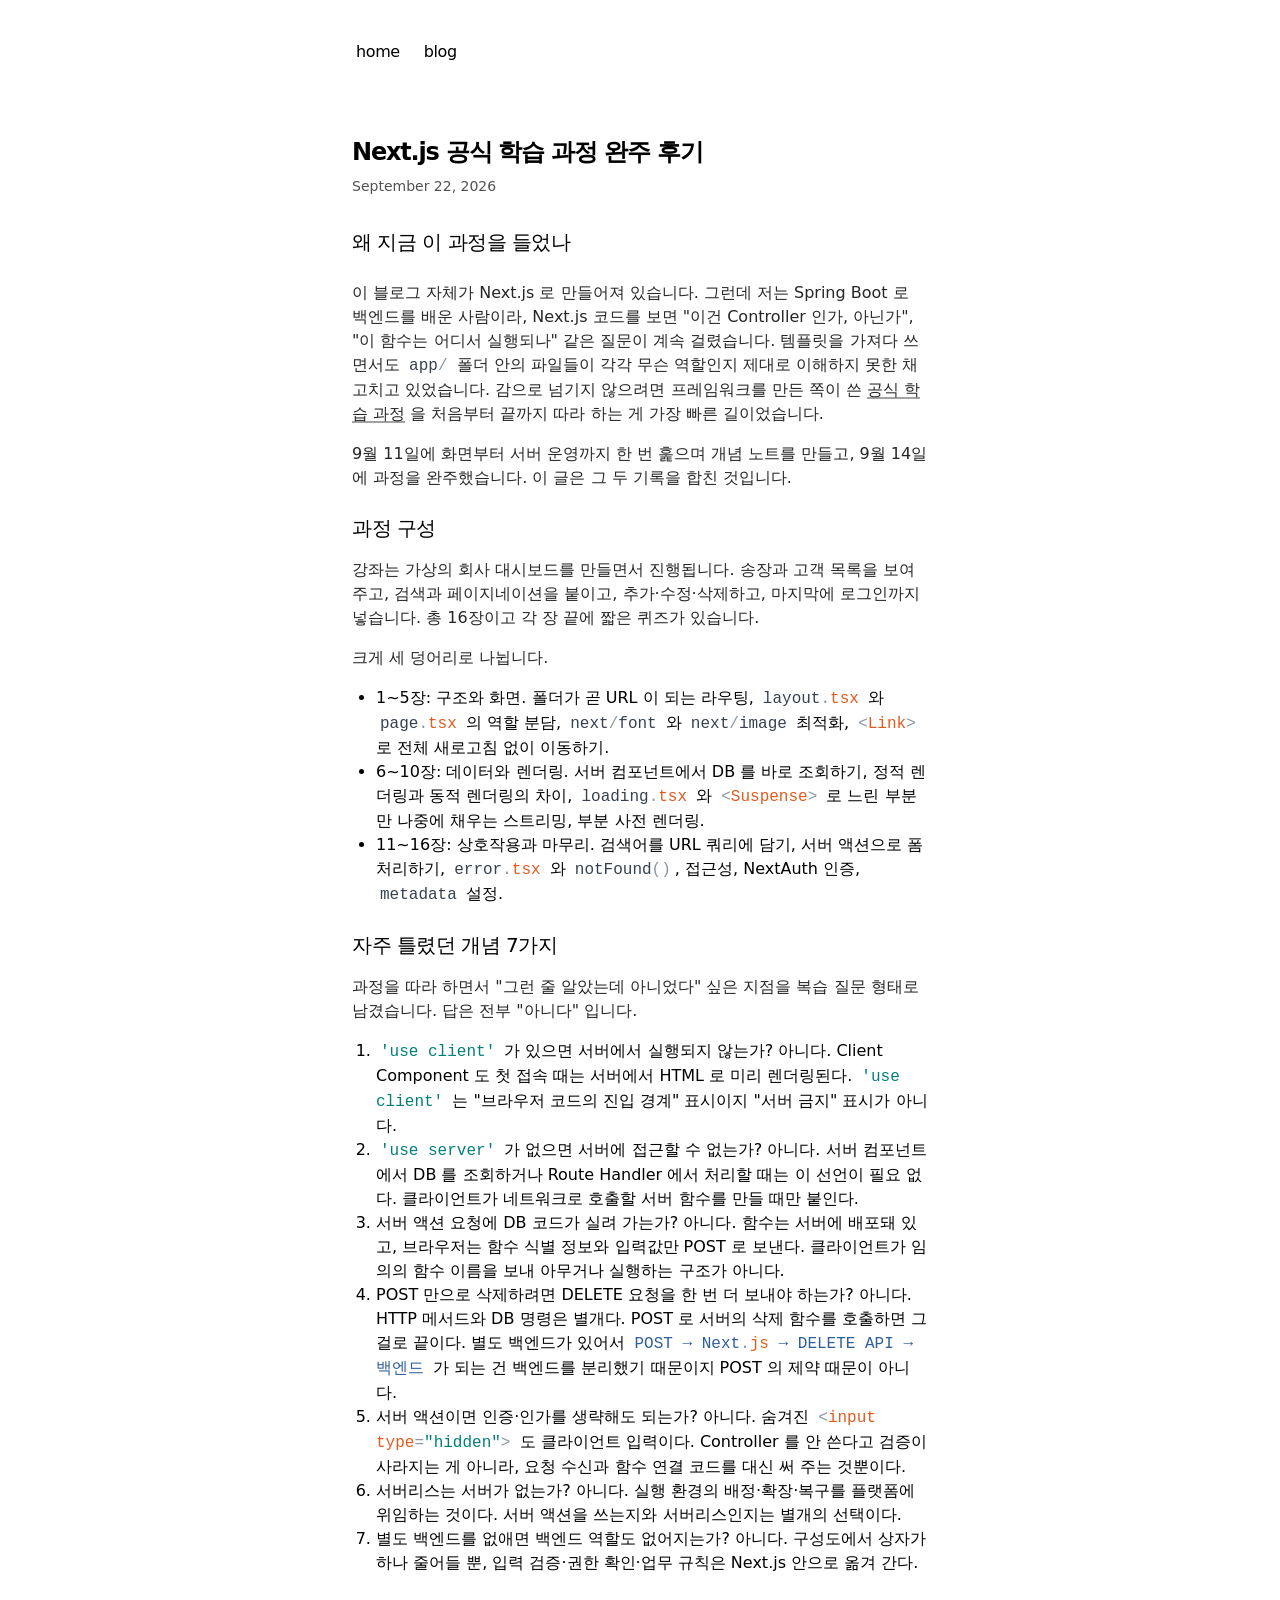
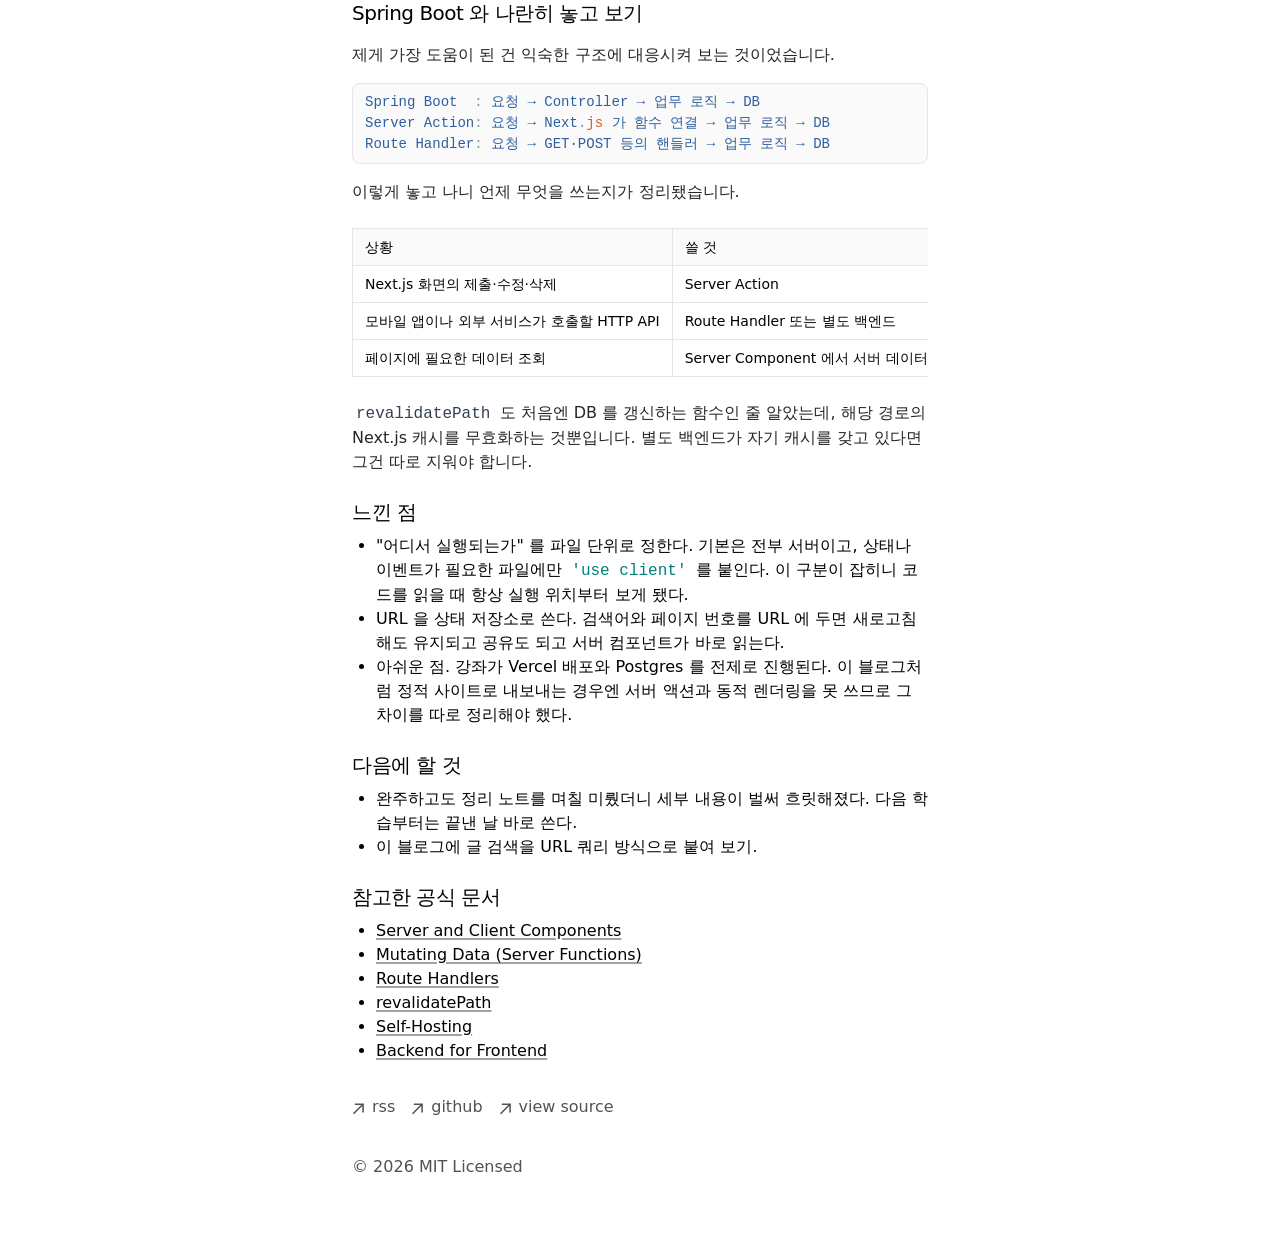
<file: blog/nextjs-learn-course/index.html>
<!DOCTYPE html><!--oyrgmF1Dx3ictpBRRsKuO--><html lang="ko" class="text-black bg-white dark:text-white dark:bg-black geistsans_d5a4f12f-module__oi7R6W__variable geistmono_157ca88a-module__osPrOG__variable"><head><meta charSet="utf-8"/><meta name="viewport" content="width=device-width, initial-scale=1"/><link rel="preload" href="/_next/static/media/GeistMono_Variable.p.aabdd940.woff2" as="font" crossorigin="" type="font/woff2"/><link rel="preload" href="/_next/static/media/Geist_Variable-s.p.35889d8b.woff2" as="font" crossorigin="" type="font/woff2"/><link rel="stylesheet" href="/_next/static/chunks/dd1597630cc93c74.css" data-precedence="next"/><link rel="preload" as="script" fetchPriority="low" href="/_next/static/chunks/ae3509c3d6883f83.js"/><script src="/_next/static/chunks/a9077698ef76e11f.js" async=""></script><script src="/_next/static/chunks/7e861fa2f6e8dac3.js" async=""></script><script src="/_next/static/chunks/cb73eba711e282ea.js" async=""></script><script src="/_next/static/chunks/turbopack-9a8213828bfe24ab.js" async=""></script><script src="/_next/static/chunks/1af1dd91bd03bb80.js" async=""></script><script src="/_next/static/chunks/75f277ecb6d71786.js" async=""></script><script src="/_next/static/chunks/cc5639b053815f24.js" async=""></script><script src="/_next/static/chunks/4904848246fadb45.js" async=""></script><meta name="next-size-adjust" content=""/><title>Next.js 공식 학습 과정 완주 후기 | 인문학 개발자의 소소한 블로그</title><meta name="description" content="nextjs.org 공식 학습 과정을 끝까지 따라 하며 자주 틀렸던 개념 7가지를 바로잡고, Spring Boot 구조와 나란히 놓고 정리했습니다."/><meta name="robots" content="index, follow"/><meta name="googlebot" content="index, follow, max-video-preview:-1, max-image-preview:large, max-snippet:-1"/><meta property="og:title" content="Next.js 공식 학습 과정 완주 후기"/><meta property="og:description" content="nextjs.org 공식 학습 과정을 끝까지 따라 하며 자주 틀렸던 개념 7가지를 바로잡고, Spring Boot 구조와 나란히 놓고 정리했습니다."/><meta property="og:url" content="https://ppaapp220022.github.io/blog/nextjs-learn-course/"/><meta property="og:image" content="https://ppaapp220022.github.io/og.png"/><meta property="og:type" content="article"/><meta property="article:published_time" content="2026-09-22"/><meta name="twitter:card" content="summary_large_image"/><meta name="twitter:title" content="Next.js 공식 학습 과정 완주 후기"/><meta name="twitter:description" content="nextjs.org 공식 학습 과정을 끝까지 따라 하며 자주 틀렸던 개념 7가지를 바로잡고, Spring Boot 구조와 나란히 놓고 정리했습니다."/><meta name="twitter:image" content="https://ppaapp220022.github.io/og.png"/><script src="/_next/static/chunks/a6dad97d9634a72d.js" noModule=""></script></head><body class="antialiased max-w-xl mx-4 mt-8 lg:mx-auto"><div hidden=""><!--$--><!--/$--></div><main class="flex-auto min-w-0 mt-6 flex flex-col px-2 md:px-0"><aside class="-ml-[8px] mb-16 tracking-tight"><div class="lg:sticky lg:top-20"><nav class="flex flex-row items-start relative px-0 pb-0 fade md:overflow-auto scroll-pr-6 md:relative" id="nav"><div class="flex flex-row space-x-0 pr-10"><a class="transition-all hover:text-neutral-800 dark:hover:text-neutral-200 flex align-middle relative py-1 px-2 m-1" href="/">home</a><a class="transition-all hover:text-neutral-800 dark:hover:text-neutral-200 flex align-middle relative py-1 px-2 m-1" href="/blog/">blog</a></div></nav></div></aside><section><script type="application/ld+json">{"@context":"https://schema.org","@type":"BlogPosting","headline":"Next.js 공식 학습 과정 완주 후기","datePublished":"2026-09-22","dateModified":"2026-09-22","description":"nextjs.org 공식 학습 과정을 끝까지 따라 하며 자주 틀렸던 개념 7가지를 바로잡고, Spring Boot 구조와 나란히 놓고 정리했습니다.","image":"https://ppaapp220022.github.io/og.png","url":"https://ppaapp220022.github.io/blog/nextjs-learn-course","author":{"@type":"Person","name":"My Portfolio"}}</script><h1 class="title font-semibold text-2xl tracking-tighter">Next.js 공식 학습 과정 완주 후기</h1><div class="flex justify-between items-center mt-2 mb-8 text-sm"><p class="text-sm text-neutral-600 dark:text-neutral-400">September 22, 2026</p></div><article class="prose"><h2 id="-"><a href="#-" class="anchor"></a>왜 지금 이 과정을 들었나</h2>
<p>이 블로그 자체가 Next.js 로 만들어져 있습니다. 그런데 저는 Spring Boot 로 백엔드를 배운 사람이라, Next.js 코드를 보면 &quot;이건 Controller 인가, 아닌가&quot;, &quot;이 함수는 어디서 실행되나&quot; 같은 질문이 계속 걸렸습니다. 템플릿을 가져다 쓰면서도 <code><span class="sh__line"><span class="sh__token--identifier" style="color: var(--sh-identifier)">app</span><span class="sh__token--sign" style="color: var(--sh-sign)">/</span></span></code> 폴더 안의 파일들이 각각 무슨 역할인지 제대로 이해하지 못한 채 고치고 있었습니다. 감으로 넘기지 않으려면 프레임워크를 만든 쪽이 쓴 <a target="_blank" rel="noopener noreferrer" href="https://nextjs.org/learn">공식 학습 과정</a> 을 처음부터 끝까지 따라 하는 게 가장 빠른 길이었습니다.</p>
<p>9월 11일에 화면부터 서버 운영까지 한 번 훑으며 개념 노트를 만들고, 9월 14일에 과정을 완주했습니다. 이 글은 그 두 기록을 합친 것입니다.</p>
<h2 id="-"><a href="#-" class="anchor"></a>과정 구성</h2>
<p>강좌는 가상의 회사 대시보드를 만들면서 진행됩니다. 송장과 고객 목록을 보여 주고, 검색과 페이지네이션을 붙이고, 추가·수정·삭제하고, 마지막에 로그인까지 넣습니다. 총 16장이고 각 장 끝에 짧은 퀴즈가 있습니다.</p>
<p>크게 세 덩어리로 나뉩니다.</p>
<ul>
<li><strong>1~5장: 구조와 화면.</strong> 폴더가 곧 URL 이 되는 라우팅, <code><span class="sh__line"><span class="sh__token--identifier" style="color: var(--sh-identifier)">layout</span><span class="sh__token--sign" style="color: var(--sh-sign)">.</span><span class="sh__token--property" style="color: var(--sh-property)">tsx</span></span></code> 와 <code><span class="sh__line"><span class="sh__token--identifier" style="color: var(--sh-identifier)">page</span><span class="sh__token--sign" style="color: var(--sh-sign)">.</span><span class="sh__token--property" style="color: var(--sh-property)">tsx</span></span></code> 의 역할 분담, <code><span class="sh__line"><span class="sh__token--identifier" style="color: var(--sh-identifier)">next</span><span class="sh__token--sign" style="color: var(--sh-sign)">/</span><span class="sh__token--identifier" style="color: var(--sh-identifier)">font</span></span></code> 와 <code><span class="sh__line"><span class="sh__token--identifier" style="color: var(--sh-identifier)">next</span><span class="sh__token--sign" style="color: var(--sh-sign)">/</span><span class="sh__token--identifier" style="color: var(--sh-identifier)">image</span></span></code> 최적화, <code><span class="sh__line"><span class="sh__token--sign" style="color: var(--sh-sign)">&lt;</span><span class="sh__token--entity" style="color: var(--sh-entity)">Link</span><span class="sh__token--sign" style="color: var(--sh-sign)">&gt;</span></span></code> 로 전체 새로고침 없이 이동하기.</li>
<li><strong>6~10장: 데이터와 렌더링.</strong> 서버 컴포넌트에서 DB 를 바로 조회하기, 정적 렌더링과 동적 렌더링의 차이, <code><span class="sh__line"><span class="sh__token--identifier" style="color: var(--sh-identifier)">loading</span><span class="sh__token--sign" style="color: var(--sh-sign)">.</span><span class="sh__token--property" style="color: var(--sh-property)">tsx</span></span></code> 와 <code><span class="sh__line"><span class="sh__token--sign" style="color: var(--sh-sign)">&lt;</span><span class="sh__token--entity" style="color: var(--sh-entity)">Suspense</span><span class="sh__token--sign" style="color: var(--sh-sign)">&gt;</span></span></code> 로 느린 부분만 나중에 채우는 스트리밍, 부분 사전 렌더링.</li>
<li><strong>11~16장: 상호작용과 마무리.</strong> 검색어를 URL 쿼리에 담기, 서버 액션으로 폼 처리하기, <code><span class="sh__line"><span class="sh__token--identifier" style="color: var(--sh-identifier)">error</span><span class="sh__token--sign" style="color: var(--sh-sign)">.</span><span class="sh__token--property" style="color: var(--sh-property)">tsx</span></span></code> 와 <code><span class="sh__line"><span class="sh__token--identifier" style="color: var(--sh-identifier)">notFound</span><span class="sh__token--sign" style="color: var(--sh-sign)">(</span><span class="sh__token--sign" style="color: var(--sh-sign)">)</span></span></code>, 접근성, NextAuth 인증, <code><span class="sh__line"><span class="sh__token--identifier" style="color: var(--sh-identifier)">metadata</span></span></code> 설정.</li>
</ul>
<h2 id="-7"><a href="#-7" class="anchor"></a>자주 틀렸던 개념 7가지</h2>
<p>과정을 따라 하면서 &quot;그런 줄 알았는데 아니었다&quot; 싶은 지점을 복습 질문 형태로 남겼습니다. 답은 전부 &quot;아니다&quot; 입니다.</p>
<ol>
<li><strong><code><span class="sh__line"><span class="sh__token--string" style="color: var(--sh-string)">&#039;</span><span class="sh__token--string" style="color: var(--sh-string)">use client</span><span class="sh__token--string" style="color: var(--sh-string)">&#039;</span></span></code> 가 있으면 서버에서 실행되지 않는가?</strong> 아니다. Client Component 도 첫 접속 때는 서버에서 HTML 로 미리 렌더링된다. <code><span class="sh__line"><span class="sh__token--string" style="color: var(--sh-string)">&#039;</span><span class="sh__token--string" style="color: var(--sh-string)">use client</span><span class="sh__token--string" style="color: var(--sh-string)">&#039;</span></span></code> 는 &quot;브라우저 코드의 진입 경계&quot; 표시이지 &quot;서버 금지&quot; 표시가 아니다.</li>
<li><strong><code><span class="sh__line"><span class="sh__token--string" style="color: var(--sh-string)">&#039;</span><span class="sh__token--string" style="color: var(--sh-string)">use server</span><span class="sh__token--string" style="color: var(--sh-string)">&#039;</span></span></code> 가 없으면 서버에 접근할 수 없는가?</strong> 아니다. 서버 컴포넌트에서 DB 를 조회하거나 Route Handler 에서 처리할 때는 이 선언이 필요 없다. 클라이언트가 네트워크로 호출할 서버 함수를 만들 때만 붙인다.</li>
<li><strong>서버 액션 요청에 DB 코드가 실려 가는가?</strong> 아니다. 함수는 서버에 배포돼 있고, 브라우저는 함수 식별 정보와 입력값만 POST 로 보낸다. 클라이언트가 임의의 함수 이름을 보내 아무거나 실행하는 구조가 아니다.</li>
<li><strong>POST 만으로 삭제하려면 DELETE 요청을 한 번 더 보내야 하는가?</strong> 아니다. HTTP 메서드와 DB 명령은 별개다. POST 로 서버의 삭제 함수를 호출하면 그걸로 끝이다. 별도 백엔드가 있어서 <code><span class="sh__line"><span class="sh__token--class" style="color: var(--sh-class)">POST</span><span class="sh__token--space" style="color: var(--sh-space)"> </span><span class="sh__token--class" style="color: var(--sh-class)">→</span><span class="sh__token--space" style="color: var(--sh-space)"> </span><span class="sh__token--class" style="color: var(--sh-class)">Next</span><span class="sh__token--sign" style="color: var(--sh-sign)">.</span><span class="sh__token--property" style="color: var(--sh-property)">js</span><span class="sh__token--space" style="color: var(--sh-space)"> </span><span class="sh__token--class" style="color: var(--sh-class)">→</span><span class="sh__token--space" style="color: var(--sh-space)"> </span><span class="sh__token--class" style="color: var(--sh-class)">DELETE</span><span class="sh__token--space" style="color: var(--sh-space)"> </span><span class="sh__token--class" style="color: var(--sh-class)">API</span><span class="sh__token--space" style="color: var(--sh-space)"> </span><span class="sh__token--class" style="color: var(--sh-class)">→</span><span class="sh__token--space" style="color: var(--sh-space)"> </span><span class="sh__token--class" style="color: var(--sh-class)">백엔드</span></span></code> 가 되는 건 백엔드를 분리했기 때문이지 POST 의 제약 때문이 아니다.</li>
<li><strong>서버 액션이면 인증·인가를 생략해도 되는가?</strong> 아니다. 숨겨진 <code><span class="sh__line"><span class="sh__token--sign" style="color: var(--sh-sign)">&lt;</span><span class="sh__token--entity" style="color: var(--sh-entity)">input</span><span class="sh__token--space" style="color: var(--sh-space)"> </span><span class="sh__token--property" style="color: var(--sh-property)">type</span><span class="sh__token--sign" style="color: var(--sh-sign)">=</span><span class="sh__token--string" style="color: var(--sh-string)">&quot;</span><span class="sh__token--string" style="color: var(--sh-string)">hidden</span><span class="sh__token--string" style="color: var(--sh-string)">&quot;</span><span class="sh__token--sign" style="color: var(--sh-sign)">&gt;</span></span></code> 도 클라이언트 입력이다. Controller 를 안 쓴다고 검증이 사라지는 게 아니라, 요청 수신과 함수 연결 코드를 대신 써 주는 것뿐이다.</li>
<li><strong>서버리스는 서버가 없는가?</strong> 아니다. 실행 환경의 배정·확장·복구를 플랫폼에 위임하는 것이다. 서버 액션을 쓰는지와 서버리스인지는 별개의 선택이다.</li>
<li><strong>별도 백엔드를 없애면 백엔드 역할도 없어지는가?</strong> 아니다. 구성도에서 상자가 하나 줄어들 뿐, 입력 검증·권한 확인·업무 규칙은 Next.js 안으로 옮겨 간다.</li>
</ol>
<h2 id="spring-boot-"><a href="#spring-boot-" class="anchor"></a>Spring Boot 와 나란히 놓고 보기</h2>
<p>제게 가장 도움이 된 건 익숙한 구조에 대응시켜 보는 것이었습니다.</p>
<pre><code class="language-text"><span class="sh__line"><span class="sh__token--class" style="color: var(--sh-class)">Spring</span><span class="sh__token--space" style="color: var(--sh-space)"> </span><span class="sh__token--class" style="color: var(--sh-class)">Boot</span><span class="sh__token--space" style="color: var(--sh-space)"> </span><span class="sh__token--space" style="color: var(--sh-space)"> </span><span class="sh__token--sign" style="color: var(--sh-sign)">:</span><span class="sh__token--space" style="color: var(--sh-space)"> </span><span class="sh__token--class" style="color: var(--sh-class)">요청</span><span class="sh__token--space" style="color: var(--sh-space)"> </span><span class="sh__token--class" style="color: var(--sh-class)">→</span><span class="sh__token--space" style="color: var(--sh-space)"> </span><span class="sh__token--class" style="color: var(--sh-class)">Controller</span><span class="sh__token--space" style="color: var(--sh-space)"> </span><span class="sh__token--class" style="color: var(--sh-class)">→</span><span class="sh__token--space" style="color: var(--sh-space)"> </span><span class="sh__token--class" style="color: var(--sh-class)">업무</span><span class="sh__token--space" style="color: var(--sh-space)"> </span><span class="sh__token--class" style="color: var(--sh-class)">로직</span><span class="sh__token--space" style="color: var(--sh-space)"> </span><span class="sh__token--class" style="color: var(--sh-class)">→</span><span class="sh__token--space" style="color: var(--sh-space)"> </span><span class="sh__token--class" style="color: var(--sh-class)">DB</span><span class="sh__token--break" style="color: var(--sh-break)"></span></span>
<span class="sh__line"><span class="sh__token--class" style="color: var(--sh-class)">Server</span><span class="sh__token--space" style="color: var(--sh-space)"> </span><span class="sh__token--class" style="color: var(--sh-class)">Action</span><span class="sh__token--sign" style="color: var(--sh-sign)">:</span><span class="sh__token--space" style="color: var(--sh-space)"> </span><span class="sh__token--class" style="color: var(--sh-class)">요청</span><span class="sh__token--space" style="color: var(--sh-space)"> </span><span class="sh__token--class" style="color: var(--sh-class)">→</span><span class="sh__token--space" style="color: var(--sh-space)"> </span><span class="sh__token--class" style="color: var(--sh-class)">Next</span><span class="sh__token--sign" style="color: var(--sh-sign)">.</span><span class="sh__token--property" style="color: var(--sh-property)">js</span><span class="sh__token--space" style="color: var(--sh-space)"> </span><span class="sh__token--class" style="color: var(--sh-class)">가</span><span class="sh__token--space" style="color: var(--sh-space)"> </span><span class="sh__token--class" style="color: var(--sh-class)">함수</span><span class="sh__token--space" style="color: var(--sh-space)"> </span><span class="sh__token--class" style="color: var(--sh-class)">연결</span><span class="sh__token--space" style="color: var(--sh-space)"> </span><span class="sh__token--class" style="color: var(--sh-class)">→</span><span class="sh__token--space" style="color: var(--sh-space)"> </span><span class="sh__token--class" style="color: var(--sh-class)">업무</span><span class="sh__token--space" style="color: var(--sh-space)"> </span><span class="sh__token--class" style="color: var(--sh-class)">로직</span><span class="sh__token--space" style="color: var(--sh-space)"> </span><span class="sh__token--class" style="color: var(--sh-class)">→</span><span class="sh__token--space" style="color: var(--sh-space)"> </span><span class="sh__token--class" style="color: var(--sh-class)">DB</span><span class="sh__token--break" style="color: var(--sh-break)"></span></span>
<span class="sh__line"><span class="sh__token--class" style="color: var(--sh-class)">Route</span><span class="sh__token--space" style="color: var(--sh-space)"> </span><span class="sh__token--class" style="color: var(--sh-class)">Handler</span><span class="sh__token--sign" style="color: var(--sh-sign)">:</span><span class="sh__token--space" style="color: var(--sh-space)"> </span><span class="sh__token--class" style="color: var(--sh-class)">요청</span><span class="sh__token--space" style="color: var(--sh-space)"> </span><span class="sh__token--class" style="color: var(--sh-class)">→</span><span class="sh__token--space" style="color: var(--sh-space)"> </span><span class="sh__token--class" style="color: var(--sh-class)">GET·POST</span><span class="sh__token--space" style="color: var(--sh-space)"> </span><span class="sh__token--class" style="color: var(--sh-class)">등의</span><span class="sh__token--space" style="color: var(--sh-space)"> </span><span class="sh__token--class" style="color: var(--sh-class)">핸들러</span><span class="sh__token--space" style="color: var(--sh-space)"> </span><span class="sh__token--class" style="color: var(--sh-class)">→</span><span class="sh__token--space" style="color: var(--sh-space)"> </span><span class="sh__token--class" style="color: var(--sh-class)">업무</span><span class="sh__token--space" style="color: var(--sh-space)"> </span><span class="sh__token--class" style="color: var(--sh-class)">로직</span><span class="sh__token--space" style="color: var(--sh-space)"> </span><span class="sh__token--class" style="color: var(--sh-class)">→</span><span class="sh__token--space" style="color: var(--sh-space)"> </span><span class="sh__token--class" style="color: var(--sh-class)">DB</span><span class="sh__token--break" style="color: var(--sh-break)"></span></span></code></pre>
<p>이렇게 놓고 나니 언제 무엇을 쓰는지가 정리됐습니다.</p>
<table><thead><tr><th>상황</th><th>쓸 것</th></tr></thead><tbody><tr><td>Next.js 화면의 제출·수정·삭제</td><td>Server Action</td></tr><tr><td>모바일 앱이나 외부 서비스가 호출할 HTTP API</td><td>Route Handler 또는 별도 백엔드</td></tr><tr><td>페이지에 필요한 데이터 조회</td><td>Server Component 에서 서버 데이터 계층 직접 호출</td></tr></tbody></table>
<p><code><span class="sh__line"><span class="sh__token--identifier" style="color: var(--sh-identifier)">revalidatePath</span></span></code> 도 처음엔 DB 를 갱신하는 함수인 줄 알았는데, 해당 경로의 Next.js 캐시를 무효화하는 것뿐입니다. 별도 백엔드가 자기 캐시를 갖고 있다면 그건 따로 지워야 합니다.</p>
<h2 id="-"><a href="#-" class="anchor"></a>느낀 점</h2>
<ul>
<li><strong>&quot;어디서 실행되는가&quot; 를 파일 단위로 정한다.</strong> 기본은 전부 서버이고, 상태나 이벤트가 필요한 파일에만 <code><span class="sh__line"><span class="sh__token--string" style="color: var(--sh-string)">&#039;</span><span class="sh__token--string" style="color: var(--sh-string)">use client</span><span class="sh__token--string" style="color: var(--sh-string)">&#039;</span></span></code> 를 붙인다. 이 구분이 잡히니 코드를 읽을 때 항상 실행 위치부터 보게 됐다.</li>
<li><strong>URL 을 상태 저장소로 쓴다.</strong> 검색어와 페이지 번호를 URL 에 두면 새로고침해도 유지되고 공유도 되고 서버 컴포넌트가 바로 읽는다.</li>
<li><strong>아쉬운 점.</strong> 강좌가 Vercel 배포와 Postgres 를 전제로 진행된다. 이 블로그처럼 정적 사이트로 내보내는 경우엔 서버 액션과 동적 렌더링을 못 쓰므로 그 차이를 따로 정리해야 했다.</li>
</ul>
<h2 id="-"><a href="#-" class="anchor"></a>다음에 할 것</h2>
<ul>
<li>완주하고도 정리 노트를 며칠 미뤘더니 세부 내용이 벌써 흐릿해졌다. 다음 학습부터는 <strong>끝낸 날 바로 쓴다.</strong></li>
<li>이 블로그에 글 검색을 URL 쿼리 방식으로 붙여 보기.</li>
</ul>
<h2 id="-"><a href="#-" class="anchor"></a>참고한 공식 문서</h2>
<ul>
<li><a target="_blank" rel="noopener noreferrer" href="https://nextjs.org/docs/app/getting-started/server-and-client-components">Server and Client Components</a></li>
<li><a target="_blank" rel="noopener noreferrer" href="https://nextjs.org/docs/app/getting-started/mutating-data">Mutating Data (Server Functions)</a></li>
<li><a target="_blank" rel="noopener noreferrer" href="https://nextjs.org/docs/app/getting-started/route-handlers">Route Handlers</a></li>
<li><a target="_blank" rel="noopener noreferrer" href="https://nextjs.org/docs/app/api-reference/functions/revalidatePath">revalidatePath</a></li>
<li><a target="_blank" rel="noopener noreferrer" href="https://nextjs.org/docs/app/guides/self-hosting">Self-Hosting</a></li>
<li><a target="_blank" rel="noopener noreferrer" href="https://nextjs.org/docs/app/guides/backend-for-frontend">Backend for Frontend</a></li>
</ul></article></section><!--$--><!--/$--><footer class="mb-16"><ul class="font-sm mt-8 flex flex-col space-x-0 space-y-2 text-neutral-600 md:flex-row md:space-x-4 md:space-y-0 dark:text-neutral-300"><li><a class="flex items-center transition-all hover:text-neutral-800 dark:hover:text-neutral-100" rel="noopener noreferrer" target="_blank" href="/rss"><svg width="12" height="12" viewBox="0 0 12 12" fill="none" xmlns="http://www.w3.org/2000/svg"><path d="M2.07102 11.3494L0.963068 10.2415L9.2017 1.98864H2.83807L2.85227 0.454545H11.8438V9.46023H10.2955L10.3097 3.09659L2.07102 11.3494Z" fill="currentColor"></path></svg><p class="ml-2 h-7">rss</p></a></li><li><a class="flex items-center transition-all hover:text-neutral-800 dark:hover:text-neutral-100" rel="noopener noreferrer" target="_blank" href="https://github.com/ppaapp220022"><svg width="12" height="12" viewBox="0 0 12 12" fill="none" xmlns="http://www.w3.org/2000/svg"><path d="M2.07102 11.3494L0.963068 10.2415L9.2017 1.98864H2.83807L2.85227 0.454545H11.8438V9.46023H10.2955L10.3097 3.09659L2.07102 11.3494Z" fill="currentColor"></path></svg><p class="ml-2 h-7">github</p></a></li><li><a class="flex items-center transition-all hover:text-neutral-800 dark:hover:text-neutral-100" rel="noopener noreferrer" target="_blank" href="https://github.com/ppaapp220022/ppaapp220022.github.io"><svg width="12" height="12" viewBox="0 0 12 12" fill="none" xmlns="http://www.w3.org/2000/svg"><path d="M2.07102 11.3494L0.963068 10.2415L9.2017 1.98864H2.83807L2.85227 0.454545H11.8438V9.46023H10.2955L10.3097 3.09659L2.07102 11.3494Z" fill="currentColor"></path></svg><p class="ml-2 h-7">view source</p></a></li></ul><p class="mt-8 text-neutral-600 dark:text-neutral-300">© <!-- -->2026<!-- --> MIT Licensed</p></footer></main><script src="/_next/static/chunks/ae3509c3d6883f83.js" id="_R_" async=""></script><script>(self.__next_f=self.__next_f||[]).push([0])</script><script>self.__next_f.push([1,"1:\"$Sreact.fragment\"\n2:I[70045,[\"/_next/static/chunks/1af1dd91bd03bb80.js\",\"/_next/static/chunks/75f277ecb6d71786.js\"],\"\"]\n3:I[56454,[\"/_next/static/chunks/cc5639b053815f24.js\",\"/_next/static/chunks/4904848246fadb45.js\"],\"default\"]\n4:I[10158,[\"/_next/static/chunks/cc5639b053815f24.js\",\"/_next/static/chunks/4904848246fadb45.js\"],\"default\"]\n9:I[9442,[\"/_next/static/chunks/cc5639b053815f24.js\",\"/_next/static/chunks/4904848246fadb45.js\"],\"default\"]\n:HL[\"/_next/static/chunks/dd1597630cc93c74.css\",\"style\"]\n:HL[\"/_next/static/media/GeistMono_Variable.p.aabdd940.woff2\",\"font\",{\"crossOrigin\":\"\",\"type\":\"font/woff2\"}]\n:HL[\"/_next/static/media/Geist_Variable-s.p.35889d8b.woff2\",\"font\",{\"crossOrigin\":\"\",\"type\":\"font/woff2\"}]\n"])</script><script>self.__next_f.push([1,"0:{\"P\":null,\"b\":\"oyrgmF1Dx3ictpBRRsKuO\",\"c\":[\"\",\"blog\",\"nextjs-learn-course\",\"\"],\"q\":\"\",\"i\":false,\"f\":[[[\"\",{\"children\":[\"blog\",{\"children\":[[\"slug\",\"nextjs-learn-course\",\"d\"],{\"children\":[\"__PAGE__\",{}]}]}]},\"$undefined\",\"$undefined\",true],[[\"$\",\"$1\",\"c\",{\"children\":[[[\"$\",\"link\",\"0\",{\"rel\":\"stylesheet\",\"href\":\"/_next/static/chunks/dd1597630cc93c74.css\",\"precedence\":\"next\",\"crossOrigin\":\"$undefined\",\"nonce\":\"$undefined\"}],[\"$\",\"script\",\"script-0\",{\"src\":\"/_next/static/chunks/1af1dd91bd03bb80.js\",\"async\":true,\"nonce\":\"$undefined\"}]],[\"$\",\"html\",null,{\"lang\":\"ko\",\"className\":\"text-black bg-white dark:text-white dark:bg-black geistsans_d5a4f12f-module__oi7R6W__variable geistmono_157ca88a-module__osPrOG__variable\",\"children\":[\"$\",\"body\",null,{\"className\":\"antialiased max-w-xl mx-4 mt-8 lg:mx-auto\",\"children\":[\"$\",\"main\",null,{\"className\":\"flex-auto min-w-0 mt-6 flex flex-col px-2 md:px-0\",\"children\":[[\"$\",\"aside\",null,{\"className\":\"-ml-[8px] mb-16 tracking-tight\",\"children\":[\"$\",\"div\",null,{\"className\":\"lg:sticky lg:top-20\",\"children\":[\"$\",\"nav\",null,{\"className\":\"flex flex-row items-start relative px-0 pb-0 fade md:overflow-auto scroll-pr-6 md:relative\",\"id\":\"nav\",\"children\":[\"$\",\"div\",null,{\"className\":\"flex flex-row space-x-0 pr-10\",\"children\":[[\"$\",\"$L2\",\"/\",{\"href\":\"/\",\"className\":\"transition-all hover:text-neutral-800 dark:hover:text-neutral-200 flex align-middle relative py-1 px-2 m-1\",\"children\":\"home\"}],[\"$\",\"$L2\",\"/blog\",{\"href\":\"/blog\",\"className\":\"transition-all hover:text-neutral-800 dark:hover:text-neutral-200 flex align-middle relative py-1 px-2 m-1\",\"children\":\"blog\"}]]}]}]}]}],[\"$\",\"$L3\",null,{\"parallelRouterKey\":\"children\",\"error\":\"$undefined\",\"errorStyles\":\"$undefined\",\"errorScripts\":\"$undefined\",\"template\":[\"$\",\"$L4\",null,{}],\"templateStyles\":\"$undefined\",\"templateScripts\":\"$undefined\",\"notFound\":[[\"$\",\"section\",null,{\"children\":[[\"$\",\"h1\",null,{\"className\":\"mb-8 text-2xl font-semibold tracking-tighter\",\"children\":\"404 - Page Not Found\"}],[\"$\",\"p\",null,{\"className\":\"mb-4\",\"children\":\"The page you are looking for does not exist.\"}]]}],[]],\"forbidden\":\"$undefined\",\"unauthorized\":\"$undefined\"}],[\"$\",\"footer\",null,{\"className\":\"mb-16\",\"children\":[[\"$\",\"ul\",null,{\"className\":\"font-sm mt-8 flex flex-col space-x-0 space-y-2 text-neutral-600 md:flex-row md:space-x-4 md:space-y-0 dark:text-neutral-300\",\"children\":[[\"$\",\"li\",null,{\"children\":[\"$\",\"a\",null,{\"className\":\"flex items-center transition-all hover:text-neutral-800 dark:hover:text-neutral-100\",\"rel\":\"noopener noreferrer\",\"target\":\"_blank\",\"href\":\"/rss\",\"children\":[[\"$\",\"svg\",null,{\"width\":\"12\",\"height\":\"12\",\"viewBox\":\"0 0 12 12\",\"fill\":\"none\",\"xmlns\":\"http://www.w3.org/2000/svg\",\"children\":[\"$\",\"path\",null,{\"d\":\"M2.07102 11.3494L0.963068 10.2415L9.2017 1.98864H2.83807L2.85227 0.454545H11.8438V9.46023H10.2955L10.3097 3.09659L2.07102 11.3494Z\",\"fill\":\"currentColor\"}]}],[\"$\",\"p\",null,{\"className\":\"ml-2 h-7\",\"children\":\"rss\"}]]}]}],[\"$\",\"li\",null,{\"children\":[\"$\",\"a\",null,{\"className\":\"flex items-center transition-all hover:text-neutral-800 dark:hover:text-neutral-100\",\"rel\":\"noopener noreferrer\",\"target\":\"_blank\",\"href\":\"https://github.com/ppaapp220022\",\"children\":[[\"$\",\"svg\",null,{\"width\":\"12\",\"height\":\"12\",\"viewBox\":\"0 0 12 12\",\"fill\":\"none\",\"xmlns\":\"http://www.w3.org/2000/svg\",\"children\":[\"$\",\"path\",null,{\"d\":\"M2.07102 11.3494L0.963068 10.2415L9.2017 1.98864H2.83807L2.85227 0.454545H11.8438V9.46023H10.2955L10.3097 3.09659L2.07102 11.3494Z\",\"fill\":\"currentColor\"}]}],[\"$\",\"p\",null,{\"className\":\"ml-2 h-7\",\"children\":\"github\"}]]}]}],[\"$\",\"li\",null,{\"children\":[\"$\",\"a\",null,{\"className\":\"flex items-center transition-all hover:text-neutral-800 dark:hover:text-neutral-100\",\"rel\":\"noopener noreferrer\",\"target\":\"_blank\",\"href\":\"https://github.com/ppaapp220022/ppaapp220022.github.io\",\"children\":[[\"$\",\"svg\",null,{\"width\":\"12\",\"height\":\"12\",\"viewBox\":\"0 0 12 12\",\"fill\":\"none\",\"xmlns\":\"http://www.w3.org/2000/svg\",\"children\":[\"$\",\"path\",null,{\"d\":\"M2.07102 11.3494L0.963068 10.2415L9.2017 1.98864H2.83807L2.85227 0.454545H11.8438V9.46023H10.2955L10.3097 3.09659L2.07102 11.3494Z\",\"fill\":\"currentColor\"}]}],[\"$\",\"p\",null,{\"className\":\"ml-2 h-7\",\"children\":\"view source\"}]]}]}]]}],[\"$\",\"p\",null,{\"className\":\"mt-8 text-neutral-600 dark:text-neutral-300\",\"children\":[\"© \",2026,\" MIT Licensed\"]}]]}]]}]}]}]]}],{\"children\":[[\"$\",\"$1\",\"c\",{\"children\":[null,[\"$\",\"$L3\",null,{\"parallelRouterKey\":\"children\",\"error\":\"$undefined\",\"errorStyles\":\"$undefined\",\"errorScripts\":\"$undefined\",\"template\":\"$L5\",\"templateStyles\":\"$undefined\",\"templateScripts\":\"$undefined\",\"notFound\":\"$undefined\",\"forbidden\":\"$undefined\",\"unauthorized\":\"$undefined\"}]]}],{\"children\":[\"$L6\",{\"children\":[\"$L7\",{},null,false,false]},null,false,false]},null,false,false]},null,false,false],\"$L8\",false]],\"m\":\"$undefined\",\"G\":[\"$9\",[]],\"S\":true}\n"])</script><script>self.__next_f.push([1,"b:I[25151,[\"/_next/static/chunks/cc5639b053815f24.js\",\"/_next/static/chunks/4904848246fadb45.js\"],\"OutletBoundary\"]\nc:\"$Sreact.suspense\"\ne:I[25151,[\"/_next/static/chunks/cc5639b053815f24.js\",\"/_next/static/chunks/4904848246fadb45.js\"],\"ViewportBoundary\"]\n10:I[25151,[\"/_next/static/chunks/cc5639b053815f24.js\",\"/_next/static/chunks/4904848246fadb45.js\"],\"MetadataBoundary\"]\n5:[\"$\",\"$L4\",null,{}]\n6:[\"$\",\"$1\",\"c\",{\"children\":[null,[\"$\",\"$L3\",null,{\"parallelRouterKey\":\"children\",\"error\":\"$undefined\",\"errorStyles\":\"$undefined\",\"errorScripts\":\"$undefined\",\"template\":[\"$\",\"$L4\",null,{}],\"templateStyles\":\"$undefined\",\"templateScripts\":\"$undefined\",\"notFound\":\"$undefined\",\"forbidden\":\"$undefined\",\"unauthorized\":\"$undefined\"}]]}]\n7:[\"$\",\"$1\",\"c\",{\"children\":[\"$La\",[[\"$\",\"script\",\"script-0\",{\"src\":\"/_next/static/chunks/75f277ecb6d71786.js\",\"async\":true,\"nonce\":\"$undefined\"}]],[\"$\",\"$Lb\",null,{\"children\":[\"$\",\"$c\",null,{\"name\":\"Next.MetadataOutlet\",\"children\":\"$@d\"}]}]]}]\n8:[\"$\",\"$1\",\"h\",{\"children\":[null,[\"$\",\"$Le\",null,{\"children\":\"$@f\"}],[\"$\",\"div\",null,{\"hidden\":true,\"children\":[\"$\",\"$L10\",null,{\"children\":[\"$\",\"$c\",null,{\"name\":\"Next.Metadata\",\"children\":\"$@11\"}]}]}],[\"$\",\"meta\",null,{\"name\":\"next-size-adjust\",\"content\":\"\"}]]}]\n"])</script><script>self.__next_f.push([1,"a:[\"$\",\"section\",null,{\"children\":[[\"$\",\"script\",null,{\"type\":\"application/ld+json\",\"suppressHydrationWarning\":true,\"dangerouslySetInnerHTML\":{\"__html\":\"{\\\"@context\\\":\\\"https://schema.org\\\",\\\"@type\\\":\\\"BlogPosting\\\",\\\"headline\\\":\\\"Next.js 공식 학습 과정 완주 후기\\\",\\\"datePublished\\\":\\\"2026-09-22\\\",\\\"dateModified\\\":\\\"2026-09-22\\\",\\\"description\\\":\\\"nextjs.org 공식 학습 과정을 끝까지 따라 하며 자주 틀렸던 개념 7가지를 바로잡고, Spring Boot 구조와 나란히 놓고 정리했습니다.\\\",\\\"image\\\":\\\"https://ppaapp220022.github.io/og.png\\\",\\\"url\\\":\\\"https://ppaapp220022.github.io/blog/nextjs-learn-course\\\",\\\"author\\\":{\\\"@type\\\":\\\"Person\\\",\\\"name\\\":\\\"My Portfolio\\\"}}\"}}],[\"$\",\"h1\",null,{\"className\":\"title font-semibold text-2xl tracking-tighter\",\"children\":\"Next.js 공식 학습 과정 완주 후기\"}],[\"$\",\"div\",null,{\"className\":\"flex justify-between items-center mt-2 mb-8 text-sm\",\"children\":[\"$\",\"p\",null,{\"className\":\"text-sm text-neutral-600 dark:text-neutral-400\",\"children\":\"September 22, 2026\"}]}],[\"$\",\"article\",null,{\"className\":\"prose\",\"children\":\"$L12\"}]]}]\n"])</script><script>self.__next_f.push([1,"12:[[\"$\",\"h2\",null,{\"id\":\"-\",\"children\":[[[\"$\",\"a\",\"link--\",{\"href\":\"#-\",\"className\":\"anchor\"}]],\"왜 지금 이 과정을 들었나\"]}],\"\\n\",[\"$\",\"p\",null,{\"children\":[\"이 블로그 자체가 Next.js 로 만들어져 있습니다. 그런데 저는 Spring Boot 로 백엔드를 배운 사람이라, Next.js 코드를 보면 \\\"이건 Controller 인가, 아닌가\\\", \\\"이 함수는 어디서 실행되나\\\" 같은 질문이 계속 걸렸습니다. 템플릿을 가져다 쓰면서도 \",[\"$\",\"code\",null,{\"dangerouslySetInnerHTML\":{\"__html\":\"\u003cspan class=\\\"sh__line\\\"\u003e\u003cspan class=\\\"sh__token--identifier\\\" style=\\\"color: var(--sh-identifier)\\\"\u003eapp\u003c/span\u003e\u003cspan class=\\\"sh__token--sign\\\" style=\\\"color: var(--sh-sign)\\\"\u003e/\u003c/span\u003e\u003c/span\u003e\"}}],\" 폴더 안의 파일들이 각각 무슨 역할인지 제대로 이해하지 못한 채 고치고 있었습니다. 감으로 넘기지 않으려면 프레임워크를 만든 쪽이 쓴 \",[\"$\",\"a\",null,{\"target\":\"_blank\",\"rel\":\"noopener noreferrer\",\"href\":\"https://nextjs.org/learn\",\"children\":\"공식 학습 과정\"}],\" 을 처음부터 끝까지 따라 하는 게 가장 빠른 길이었습니다.\"]}],\"\\n\",[\"$\",\"p\",null,{\"children\":\"9월 11일에 화면부터 서버 운영까지 한 번 훑으며 개념 노트를 만들고, 9월 14일에 과정을 완주했습니다. 이 글은 그 두 기록을 합친 것입니다.\"}],\"\\n\",[\"$\",\"h2\",null,{\"id\":\"-\",\"children\":[[[\"$\",\"a\",\"link--\",{\"href\":\"#-\",\"className\":\"anchor\"}]],\"과정 구성\"]}],\"\\n\",[\"$\",\"p\",null,{\"children\":\"강좌는 가상의 회사 대시보드를 만들면서 진행됩니다. 송장과 고객 목록을 보여 주고, 검색과 페이지네이션을 붙이고, 추가·수정·삭제하고, 마지막에 로그인까지 넣습니다. 총 16장이고 각 장 끝에 짧은 퀴즈가 있습니다.\"}],\"\\n\",[\"$\",\"p\",null,{\"children\":\"크게 세 덩어리로 나뉩니다.\"}],\"\\n\",[\"$\",\"ul\",null,{\"children\":[\"\\n\",[\"$\",\"li\",null,{\"children\":[[\"$\",\"strong\",null,{\"children\":\"1~5장: 구조와 화면.\"}],\" 폴더가 곧 URL 이 되는 라우팅, \",[\"$\",\"code\",null,{\"dangerouslySetInnerHTML\":{\"__html\":\"\u003cspan class=\\\"sh__line\\\"\u003e\u003cspan class=\\\"sh__token--identifier\\\" style=\\\"color: var(--sh-identifier)\\\"\u003elayout\u003c/span\u003e\u003cspan class=\\\"sh__token--sign\\\" style=\\\"color: var(--sh-sign)\\\"\u003e.\u003c/span\u003e\u003cspan class=\\\"sh__token--property\\\" style=\\\"color: var(--sh-property)\\\"\u003etsx\u003c/span\u003e\u003c/span\u003e\"}}],\" 와 \",[\"$\",\"code\",null,{\"dangerouslySetInnerHTML\":{\"__html\":\"\u003cspan class=\\\"sh__line\\\"\u003e\u003cspan class=\\\"sh__token--identifier\\\" style=\\\"color: var(--sh-identifier)\\\"\u003epage\u003c/span\u003e\u003cspan class=\\\"sh__token--sign\\\" style=\\\"color: var(--sh-sign)\\\"\u003e.\u003c/span\u003e\u003cspan class=\\\"sh__token--property\\\" style=\\\"color: var(--sh-property)\\\"\u003etsx\u003c/span\u003e\u003c/span\u003e\"}}],\" 의 역할 분담, \",[\"$\",\"code\",null,{\"dangerouslySetInnerHTML\":{\"__html\":\"\u003cspan class=\\\"sh__line\\\"\u003e\u003cspan class=\\\"sh__token--identifier\\\" style=\\\"color: var(--sh-identifier)\\\"\u003enext\u003c/span\u003e\u003cspan class=\\\"sh__token--sign\\\" style=\\\"color: var(--sh-sign)\\\"\u003e/\u003c/span\u003e\u003cspan class=\\\"sh__token--identifier\\\" style=\\\"color: var(--sh-identifier)\\\"\u003efont\u003c/span\u003e\u003c/span\u003e\"}}],\" 와 \",[\"$\",\"code\",null,{\"dangerouslySetInnerHTML\":{\"__html\":\"\u003cspan class=\\\"sh__line\\\"\u003e\u003cspan class=\\\"sh__token--identifier\\\" style=\\\"color: var(--sh-identifier)\\\"\u003enext\u003c/span\u003e\u003cspan class=\\\"sh__token--sign\\\" style=\\\"color: var(--sh-sign)\\\"\u003e/\u003c/span\u003e\u003cspan class=\\\"sh__token--identifier\\\" style=\\\"color: var(--sh-identifier)\\\"\u003eimage\u003c/span\u003e\u003c/span\u003e\"}}],\" 최적화, \",[\"$\",\"code\",null,{\"dangerouslySetInnerHTML\":{\"__html\":\"\u003cspan class=\\\"sh__line\\\"\u003e\u003cspan class=\\\"sh__token--sign\\\" style=\\\"color: var(--sh-sign)\\\"\u003e\u0026lt;\u003c/span\u003e\u003cspan class=\\\"sh__token--entity\\\" style=\\\"color: var(--sh-entity)\\\"\u003eLink\u003c/span\u003e\u003cspan class=\\\"sh__token--sign\\\" style=\\\"color: var(--sh-sign)\\\"\u003e\u0026gt;\u003c/span\u003e\u003c/span\u003e\"}}],\" 로 전체 새로고침 없이 이동하기.\"]}],\"\\n\",[\"$\",\"li\",null,{\"children\":[[\"$\",\"strong\",null,{\"children\":\"6~10장: 데이터와 렌더링.\"}],\" 서버 컴포넌트에서 DB 를 바로 조회하기, 정적 렌더링과 동적 렌더링의 차이, \",[\"$\",\"code\",null,{\"dangerouslySetInnerHTML\":{\"__html\":\"\u003cspan class=\\\"sh__line\\\"\u003e\u003cspan class=\\\"sh__token--identifier\\\" style=\\\"color: var(--sh-identifier)\\\"\u003eloading\u003c/span\u003e\u003cspan class=\\\"sh__token--sign\\\" style=\\\"color: var(--sh-sign)\\\"\u003e.\u003c/span\u003e\u003cspan class=\\\"sh__token--property\\\" style=\\\"color: var(--sh-property)\\\"\u003etsx\u003c/span\u003e\u003c/span\u003e\"}}],\" 와 \",[\"$\",\"code\",null,{\"dangerouslySetInnerHTML\":{\"__html\":\"\u003cspan class=\\\"sh__line\\\"\u003e\u003cspan class=\\\"sh__token--sign\\\" style=\\\"color: var(--sh-sign)\\\"\u003e\u0026lt;\u003c/span\u003e\u003cspan class=\\\"sh__token--entity\\\" style=\\\"color: var(--sh-entity)\\\"\u003eSuspense\u003c/span\u003e\u003cspan class=\\\"sh__token--sign\\\" style=\\\"color: var(--sh-sign)\\\"\u003e\u0026gt;\u003c/span\u003e\u003c/span\u003e\"}}],\" 로 느린 부분만 나중에 채우는 스트리밍, 부분 사전 렌더링.\"]}],\"\\n\",\"$L13\",\"\\n\"]}],\"\\n\",\"$L14\",\"\\n\",\"$L15\",\"\\n\",\"$L16\",\"\\n\",\"$L17\",\"\\n\",\"$L18\",\"\\n\",\"$L19\",\"\\n\",\"$L1a\",\"\\n\",\"$L1b\",\"\\n\",\"$L1c\",\"\\n\",\"$L1d\",\"\\n\",\"$L1e\",\"\\n\",\"$L1f\",\"\\n\",\"$L20\",\"\\n\",\"$L21\",\"\\n\",\"$L22\"]\n"])</script><script>self.__next_f.push([1,"13:[\"$\",\"li\",null,{\"children\":[[\"$\",\"strong\",null,{\"children\":\"11~16장: 상호작용과 마무리.\"}],\" 검색어를 URL 쿼리에 담기, 서버 액션으로 폼 처리하기, \",[\"$\",\"code\",null,{\"dangerouslySetInnerHTML\":{\"__html\":\"\u003cspan class=\\\"sh__line\\\"\u003e\u003cspan class=\\\"sh__token--identifier\\\" style=\\\"color: var(--sh-identifier)\\\"\u003eerror\u003c/span\u003e\u003cspan class=\\\"sh__token--sign\\\" style=\\\"color: var(--sh-sign)\\\"\u003e.\u003c/span\u003e\u003cspan class=\\\"sh__token--property\\\" style=\\\"color: var(--sh-property)\\\"\u003etsx\u003c/span\u003e\u003c/span\u003e\"}}],\" 와 \",[\"$\",\"code\",null,{\"dangerouslySetInnerHTML\":{\"__html\":\"\u003cspan class=\\\"sh__line\\\"\u003e\u003cspan class=\\\"sh__token--identifier\\\" style=\\\"color: var(--sh-identifier)\\\"\u003enotFound\u003c/span\u003e\u003cspan class=\\\"sh__token--sign\\\" style=\\\"color: var(--sh-sign)\\\"\u003e(\u003c/span\u003e\u003cspan class=\\\"sh__token--sign\\\" style=\\\"color: var(--sh-sign)\\\"\u003e)\u003c/span\u003e\u003c/span\u003e\"}}],\", 접근성, NextAuth 인증, \",[\"$\",\"code\",null,{\"dangerouslySetInnerHTML\":{\"__html\":\"\u003cspan class=\\\"sh__line\\\"\u003e\u003cspan class=\\\"sh__token--identifier\\\" style=\\\"color: var(--sh-identifier)\\\"\u003emetadata\u003c/span\u003e\u003c/span\u003e\"}}],\" 설정.\"]}]\n14:[\"$\",\"h2\",null,{\"id\":\"-7\",\"children\":[[[\"$\",\"a\",\"link--7\",{\"href\":\"#-7\",\"className\":\"anchor\"}]],\"자주 틀렸던 개념 7가지\"]}]\n15:[\"$\",\"p\",null,{\"children\":\"과정을 따라 하면서 \\\"그런 줄 알았는데 아니었다\\\" 싶은 지점을 복습 질문 형태로 남겼습니다. 답은 전부 \\\"아니다\\\" 입니다.\"}]\n23:T4e4,\u003cspan class=\"sh__line\"\u003e\u003cspan class=\"sh__token--class\" style=\"color: var(--sh-class)\"\u003ePOST\u003c/span\u003e\u003cspan class=\"sh__token--space\" style=\"color: var(--sh-space)\"\u003e \u003c/span\u003e\u003cspan class=\"sh__token--class\" style=\"color: var(--sh-class)\"\u003e→\u003c/span\u003e\u003cspan class=\"sh__token--space\" style=\"color: var(--sh-space)\"\u003e \u003c/span\u003e\u003cspan class=\"sh__token--class\" style=\"color: var(--sh-class)\"\u003eNext\u003c/span\u003e\u003cspan class=\"sh__token--sign\" style=\"color: var(--sh-sign)\"\u003e.\u003c/span\u003e\u003cspan class=\"sh__token--property\" style=\"color: var(--sh-property)\"\u003ejs\u003c/span\u003e\u003cspan class=\"sh__token--space\" style=\"color: var(--sh-space)\"\u003e \u003c/span\u003e\u003cspan class=\"sh__token--class\" style=\"color: var(--sh-class)\"\u003e→\u003c/span\u003e\u003cspan class=\"sh__token--space\" style=\"color: var(--sh-space)\"\u003e \u003c/span\u003e\u003cspan class=\"sh__token--class\" style=\"color: var(--sh-class)\"\u003eDELETE\u003c/span\u003e\u003cspan class=\"sh__token--space\" style=\"color: var(--sh-space)\"\u003e \u003c/span\u003e\u003cspan class=\"sh__token--class\" style=\"color: var(--sh-class)\"\u003eAPI\u003c/span\u003e\u003cspan class=\"sh__token--space\" style=\"color: var(--sh-space)\"\u003e \u003c/span\u003e\u003cspan class=\"sh__token--class\" style=\"color: var(--sh-class)\"\u003e→\u003c/span\u003e\u003cspan class=\"sh__token--space\" style=\"color: var(--sh-space)\"\u003e \u003c/span\u003e\u003cspan class=\"sh__token--class\" style=\"color: var(--sh-class)\"\u003e백엔드\u003c/span\u003e\u003c/span\u003e"])</script><script>self.__next_f.push([1,"16:[\"$\",\"ol\",null,{\"children\":[\"\\n\",[\"$\",\"li\",null,{\"children\":[[\"$\",\"strong\",null,{\"children\":[[\"$\",\"code\",null,{\"dangerouslySetInnerHTML\":{\"__html\":\"\u003cspan class=\\\"sh__line\\\"\u003e\u003cspan class=\\\"sh__token--string\\\" style=\\\"color: var(--sh-string)\\\"\u003e\u0026#039;\u003c/span\u003e\u003cspan class=\\\"sh__token--string\\\" style=\\\"color: var(--sh-string)\\\"\u003euse client\u003c/span\u003e\u003cspan class=\\\"sh__token--string\\\" style=\\\"color: var(--sh-string)\\\"\u003e\u0026#039;\u003c/span\u003e\u003c/span\u003e\"}}],\" 가 있으면 서버에서 실행되지 않는가?\"]}],\" 아니다. Client Component 도 첫 접속 때는 서버에서 HTML 로 미리 렌더링된다. \",[\"$\",\"code\",null,{\"dangerouslySetInnerHTML\":{\"__html\":\"\u003cspan class=\\\"sh__line\\\"\u003e\u003cspan class=\\\"sh__token--string\\\" style=\\\"color: var(--sh-string)\\\"\u003e\u0026#039;\u003c/span\u003e\u003cspan class=\\\"sh__token--string\\\" style=\\\"color: var(--sh-string)\\\"\u003euse client\u003c/span\u003e\u003cspan class=\\\"sh__token--string\\\" style=\\\"color: var(--sh-string)\\\"\u003e\u0026#039;\u003c/span\u003e\u003c/span\u003e\"}}],\" 는 \\\"브라우저 코드의 진입 경계\\\" 표시이지 \\\"서버 금지\\\" 표시가 아니다.\"]}],\"\\n\",[\"$\",\"li\",null,{\"children\":[[\"$\",\"strong\",null,{\"children\":[[\"$\",\"code\",null,{\"dangerouslySetInnerHTML\":{\"__html\":\"\u003cspan class=\\\"sh__line\\\"\u003e\u003cspan class=\\\"sh__token--string\\\" style=\\\"color: var(--sh-string)\\\"\u003e\u0026#039;\u003c/span\u003e\u003cspan class=\\\"sh__token--string\\\" style=\\\"color: var(--sh-string)\\\"\u003euse server\u003c/span\u003e\u003cspan class=\\\"sh__token--string\\\" style=\\\"color: var(--sh-string)\\\"\u003e\u0026#039;\u003c/span\u003e\u003c/span\u003e\"}}],\" 가 없으면 서버에 접근할 수 없는가?\"]}],\" 아니다. 서버 컴포넌트에서 DB 를 조회하거나 Route Handler 에서 처리할 때는 이 선언이 필요 없다. 클라이언트가 네트워크로 호출할 서버 함수를 만들 때만 붙인다.\"]}],\"\\n\",[\"$\",\"li\",null,{\"children\":[[\"$\",\"strong\",null,{\"children\":\"서버 액션 요청에 DB 코드가 실려 가는가?\"}],\" 아니다. 함수는 서버에 배포돼 있고, 브라우저는 함수 식별 정보와 입력값만 POST 로 보낸다. 클라이언트가 임의의 함수 이름을 보내 아무거나 실행하는 구조가 아니다.\"]}],\"\\n\",[\"$\",\"li\",null,{\"children\":[[\"$\",\"strong\",null,{\"children\":\"POST 만으로 삭제하려면 DELETE 요청을 한 번 더 보내야 하는가?\"}],\" 아니다. HTTP 메서드와 DB 명령은 별개다. POST 로 서버의 삭제 함수를 호출하면 그걸로 끝이다. 별도 백엔드가 있어서 \",[\"$\",\"code\",null,{\"dangerouslySetInnerHTML\":{\"__html\":\"$23\"}}],\" 가 되는 건 백엔드를 분리했기 때문이지 POST 의 제약 때문이 아니다.\"]}],\"\\n\",[\"$\",\"li\",null,{\"children\":[[\"$\",\"strong\",null,{\"children\":\"서버 액션이면 인증·인가를 생략해도 되는가?\"}],\" 아니다. 숨겨진 \",[\"$\",\"code\",null,{\"dangerouslySetInnerHTML\":{\"__html\":\"\u003cspan class=\\\"sh__line\\\"\u003e\u003cspan class=\\\"sh__token--sign\\\" style=\\\"color: var(--sh-sign)\\\"\u003e\u0026lt;\u003c/span\u003e\u003cspan class=\\\"sh__token--entity\\\" style=\\\"color: var(--sh-entity)\\\"\u003einput\u003c/span\u003e\u003cspan class=\\\"sh__token--space\\\" style=\\\"color: var(--sh-space)\\\"\u003e \u003c/span\u003e\u003cspan class=\\\"sh__token--property\\\" style=\\\"color: var(--sh-property)\\\"\u003etype\u003c/span\u003e\u003cspan class=\\\"sh__token--sign\\\" style=\\\"color: var(--sh-sign)\\\"\u003e=\u003c/span\u003e\u003cspan class=\\\"sh__token--string\\\" style=\\\"color: var(--sh-string)\\\"\u003e\u0026quot;\u003c/span\u003e\u003cspan class=\\\"sh__token--string\\\" style=\\\"color: var(--sh-string)\\\"\u003ehidden\u003c/span\u003e\u003cspan class=\\\"sh__token--string\\\" style=\\\"color: var(--sh-string)\\\"\u003e\u0026quot;\u003c/span\u003e\u003cspan class=\\\"sh__token--sign\\\" style=\\\"color: var(--sh-sign)\\\"\u003e\u0026gt;\u003c/span\u003e\u003c/span\u003e\"}}],\" 도 클라이언트 입력이다. Controller 를 안 쓴다고 검증이 사라지는 게 아니라, 요청 수신과 함수 연결 코드를 대신 써 주는 것뿐이다.\"]}],\"\\n\",\"$L24\",\"\\n\",\"$L25\",\"\\n\"]}]\n"])</script><script>self.__next_f.push([1,"17:[\"$\",\"h2\",null,{\"id\":\"spring-boot-\",\"children\":[[[\"$\",\"a\",\"link-spring-boot-\",{\"href\":\"#spring-boot-\",\"className\":\"anchor\"}]],\"Spring Boot 와 나란히 놓고 보기\"]}]\n18:[\"$\",\"p\",null,{\"children\":\"제게 가장 도움이 된 건 익숙한 구조에 대응시켜 보는 것이었습니다.\"}]\n26:T15f1,"])</script><script>self.__next_f.push([1,"\u003cspan class=\"sh__line\"\u003e\u003cspan class=\"sh__token--class\" style=\"color: var(--sh-class)\"\u003eSpring\u003c/span\u003e\u003cspan class=\"sh__token--space\" style=\"color: var(--sh-space)\"\u003e \u003c/span\u003e\u003cspan class=\"sh__token--class\" style=\"color: var(--sh-class)\"\u003eBoot\u003c/span\u003e\u003cspan class=\"sh__token--space\" style=\"color: var(--sh-space)\"\u003e \u003c/span\u003e\u003cspan class=\"sh__token--space\" style=\"color: var(--sh-space)\"\u003e \u003c/span\u003e\u003cspan class=\"sh__token--sign\" style=\"color: var(--sh-sign)\"\u003e:\u003c/span\u003e\u003cspan class=\"sh__token--space\" style=\"color: var(--sh-space)\"\u003e \u003c/span\u003e\u003cspan class=\"sh__token--class\" style=\"color: var(--sh-class)\"\u003e요청\u003c/span\u003e\u003cspan class=\"sh__token--space\" style=\"color: var(--sh-space)\"\u003e \u003c/span\u003e\u003cspan class=\"sh__token--class\" style=\"color: var(--sh-class)\"\u003e→\u003c/span\u003e\u003cspan class=\"sh__token--space\" style=\"color: var(--sh-space)\"\u003e \u003c/span\u003e\u003cspan class=\"sh__token--class\" style=\"color: var(--sh-class)\"\u003eController\u003c/span\u003e\u003cspan class=\"sh__token--space\" style=\"color: var(--sh-space)\"\u003e \u003c/span\u003e\u003cspan class=\"sh__token--class\" style=\"color: var(--sh-class)\"\u003e→\u003c/span\u003e\u003cspan class=\"sh__token--space\" style=\"color: var(--sh-space)\"\u003e \u003c/span\u003e\u003cspan class=\"sh__token--class\" style=\"color: var(--sh-class)\"\u003e업무\u003c/span\u003e\u003cspan class=\"sh__token--space\" style=\"color: var(--sh-space)\"\u003e \u003c/span\u003e\u003cspan class=\"sh__token--class\" style=\"color: var(--sh-class)\"\u003e로직\u003c/span\u003e\u003cspan class=\"sh__token--space\" style=\"color: var(--sh-space)\"\u003e \u003c/span\u003e\u003cspan class=\"sh__token--class\" style=\"color: var(--sh-class)\"\u003e→\u003c/span\u003e\u003cspan class=\"sh__token--space\" style=\"color: var(--sh-space)\"\u003e \u003c/span\u003e\u003cspan class=\"sh__token--class\" style=\"color: var(--sh-class)\"\u003eDB\u003c/span\u003e\u003cspan class=\"sh__token--break\" style=\"color: var(--sh-break)\"\u003e\u003c/span\u003e\u003c/span\u003e\n\u003cspan class=\"sh__line\"\u003e\u003cspan class=\"sh__token--class\" style=\"color: var(--sh-class)\"\u003eServer\u003c/span\u003e\u003cspan class=\"sh__token--space\" style=\"color: var(--sh-space)\"\u003e \u003c/span\u003e\u003cspan class=\"sh__token--class\" style=\"color: var(--sh-class)\"\u003eAction\u003c/span\u003e\u003cspan class=\"sh__token--sign\" style=\"color: var(--sh-sign)\"\u003e:\u003c/span\u003e\u003cspan class=\"sh__token--space\" style=\"color: var(--sh-space)\"\u003e \u003c/span\u003e\u003cspan class=\"sh__token--class\" style=\"color: var(--sh-class)\"\u003e요청\u003c/span\u003e\u003cspan class=\"sh__token--space\" style=\"color: var(--sh-space)\"\u003e \u003c/span\u003e\u003cspan class=\"sh__token--class\" style=\"color: var(--sh-class)\"\u003e→\u003c/span\u003e\u003cspan class=\"sh__token--space\" style=\"color: var(--sh-space)\"\u003e \u003c/span\u003e\u003cspan class=\"sh__token--class\" style=\"color: var(--sh-class)\"\u003eNext\u003c/span\u003e\u003cspan class=\"sh__token--sign\" style=\"color: var(--sh-sign)\"\u003e.\u003c/span\u003e\u003cspan class=\"sh__token--property\" style=\"color: var(--sh-property)\"\u003ejs\u003c/span\u003e\u003cspan class=\"sh__token--space\" style=\"color: var(--sh-space)\"\u003e \u003c/span\u003e\u003cspan class=\"sh__token--class\" style=\"color: var(--sh-class)\"\u003e가\u003c/span\u003e\u003cspan class=\"sh__token--space\" style=\"color: var(--sh-space)\"\u003e \u003c/span\u003e\u003cspan class=\"sh__token--class\" style=\"color: var(--sh-class)\"\u003e함수\u003c/span\u003e\u003cspan class=\"sh__token--space\" style=\"color: var(--sh-space)\"\u003e \u003c/span\u003e\u003cspan class=\"sh__token--class\" style=\"color: var(--sh-class)\"\u003e연결\u003c/span\u003e\u003cspan class=\"sh__token--space\" style=\"color: var(--sh-space)\"\u003e \u003c/span\u003e\u003cspan class=\"sh__token--class\" style=\"color: var(--sh-class)\"\u003e→\u003c/span\u003e\u003cspan class=\"sh__token--space\" style=\"color: var(--sh-space)\"\u003e \u003c/span\u003e\u003cspan class=\"sh__token--class\" style=\"color: var(--sh-class)\"\u003e업무\u003c/span\u003e\u003cspan class=\"sh__token--space\" style=\"color: var(--sh-space)\"\u003e \u003c/span\u003e\u003cspan class=\"sh__token--class\" style=\"color: var(--sh-class)\"\u003e로직\u003c/span\u003e\u003cspan class=\"sh__token--space\" style=\"color: var(--sh-space)\"\u003e \u003c/span\u003e\u003cspan class=\"sh__token--class\" style=\"color: var(--sh-class)\"\u003e→\u003c/span\u003e\u003cspan class=\"sh__token--space\" style=\"color: var(--sh-space)\"\u003e \u003c/span\u003e\u003cspan class=\"sh__token--class\" style=\"color: var(--sh-class)\"\u003eDB\u003c/span\u003e\u003cspan class=\"sh__token--break\" style=\"color: var(--sh-break)\"\u003e\u003c/span\u003e\u003c/span\u003e\n\u003cspan class=\"sh__line\"\u003e\u003cspan class=\"sh__token--class\" style=\"color: var(--sh-class)\"\u003eRoute\u003c/span\u003e\u003cspan class=\"sh__token--space\" style=\"color: var(--sh-space)\"\u003e \u003c/span\u003e\u003cspan class=\"sh__token--class\" style=\"color: var(--sh-class)\"\u003eHandler\u003c/span\u003e\u003cspan class=\"sh__token--sign\" style=\"color: var(--sh-sign)\"\u003e:\u003c/span\u003e\u003cspan class=\"sh__token--space\" style=\"color: var(--sh-space)\"\u003e \u003c/span\u003e\u003cspan class=\"sh__token--class\" style=\"color: var(--sh-class)\"\u003e요청\u003c/span\u003e\u003cspan class=\"sh__token--space\" style=\"color: var(--sh-space)\"\u003e \u003c/span\u003e\u003cspan class=\"sh__token--class\" style=\"color: var(--sh-class)\"\u003e→\u003c/span\u003e\u003cspan class=\"sh__token--space\" style=\"color: var(--sh-space)\"\u003e \u003c/span\u003e\u003cspan class=\"sh__token--class\" style=\"color: var(--sh-class)\"\u003eGET·POST\u003c/span\u003e\u003cspan class=\"sh__token--space\" style=\"color: var(--sh-space)\"\u003e \u003c/span\u003e\u003cspan class=\"sh__token--class\" style=\"color: var(--sh-class)\"\u003e등의\u003c/span\u003e\u003cspan class=\"sh__token--space\" style=\"color: var(--sh-space)\"\u003e \u003c/span\u003e\u003cspan class=\"sh__token--class\" style=\"color: var(--sh-class)\"\u003e핸들러\u003c/span\u003e\u003cspan class=\"sh__token--space\" style=\"color: var(--sh-space)\"\u003e \u003c/span\u003e\u003cspan class=\"sh__token--class\" style=\"color: var(--sh-class)\"\u003e→\u003c/span\u003e\u003cspan class=\"sh__token--space\" style=\"color: var(--sh-space)\"\u003e \u003c/span\u003e\u003cspan class=\"sh__token--class\" style=\"color: var(--sh-class)\"\u003e업무\u003c/span\u003e\u003cspan class=\"sh__token--space\" style=\"color: var(--sh-space)\"\u003e \u003c/span\u003e\u003cspan class=\"sh__token--class\" style=\"color: var(--sh-class)\"\u003e로직\u003c/span\u003e\u003cspan class=\"sh__token--space\" style=\"color: var(--sh-space)\"\u003e \u003c/span\u003e\u003cspan class=\"sh__token--class\" style=\"color: var(--sh-class)\"\u003e→\u003c/span\u003e\u003cspan class=\"sh__token--space\" style=\"color: var(--sh-space)\"\u003e \u003c/span\u003e\u003cspan class=\"sh__token--class\" style=\"color: var(--sh-class)\"\u003eDB\u003c/span\u003e\u003cspan class=\"sh__token--break\" style=\"color: var(--sh-break)\"\u003e\u003c/span\u003e\u003c/span\u003e"])</script><script>self.__next_f.push([1,"19:[\"$\",\"pre\",null,{\"children\":[\"$\",\"code\",null,{\"dangerouslySetInnerHTML\":{\"__html\":\"$26\"},\"className\":\"language-text\"}]}]\n1a:[\"$\",\"p\",null,{\"children\":\"이렇게 놓고 나니 언제 무엇을 쓰는지가 정리됐습니다.\"}]\n1b:[\"$\",\"table\",null,{\"children\":[[\"$\",\"thead\",null,{\"children\":[\"$\",\"tr\",null,{\"children\":[[\"$\",\"th\",null,{\"children\":\"상황\"}],[\"$\",\"th\",null,{\"children\":\"쓸 것\"}]]}]}],[\"$\",\"tbody\",null,{\"children\":[[\"$\",\"tr\",null,{\"children\":[[\"$\",\"td\",null,{\"children\":\"Next.js 화면의 제출·수정·삭제\"}],[\"$\",\"td\",null,{\"children\":\"Server Action\"}]]}],[\"$\",\"tr\",null,{\"children\":[[\"$\",\"td\",null,{\"children\":\"모바일 앱이나 외부 서비스가 호출할 HTTP API\"}],[\"$\",\"td\",null,{\"children\":\"Route Handler 또는 별도 백엔드\"}]]}],[\"$\",\"tr\",null,{\"children\":[[\"$\",\"td\",null,{\"children\":\"페이지에 필요한 데이터 조회\"}],[\"$\",\"td\",null,{\"children\":\"Server Component 에서 서버 데이터 계층 직접 호출\"}]]}]]}]]}]\n1c:[\"$\",\"p\",null,{\"children\":[[\"$\",\"code\",null,{\"dangerouslySetInnerHTML\":{\"__html\":\"\u003cspan class=\\\"sh__line\\\"\u003e\u003cspan class=\\\"sh__token--identifier\\\" style=\\\"color: var(--sh-identifier)\\\"\u003erevalidatePath\u003c/span\u003e\u003c/span\u003e\"}}],\" 도 처음엔 DB 를 갱신하는 함수인 줄 알았는데, 해당 경로의 Next.js 캐시를 무효화하는 것뿐입니다. 별도 백엔드가 자기 캐시를 갖고 있다면 그건 따로 지워야 합니다.\"]}]\n1d:[\"$\",\"h2\",null,{\"id\":\"-\",\"children\":[[[\"$\",\"a\",\"link--\",{\"href\":\"#-\",\"className\":\"anchor\"}]],\"느낀 점\"]}]\n1e:[\"$\",\"ul\",null,{\"children\":[\"\\n\",[\"$\",\"li\",null,{\"children\":[[\"$\",\"strong\",null,{\"children\":\"\\\"어디서 실행되는가\\\" 를 파일 단위로 정한다.\"}],\" 기본은 전부 서버이고, 상태나 이벤트가 필요한 파일에만 \",[\"$\",\"code\",null,{\"dangerouslySetInnerHTML\":{\"__html\":\"\u003cspan class=\\\"sh__line\\\"\u003e\u003cspan class=\\\"sh__token--string\\\" style=\\\"color: var(--sh-string)\\\"\u003e\u0026#039;\u003c/span\u003e\u003cspan class=\\\"sh__token--string\\\" style=\\\"color: var(--sh-string)\\\"\u003euse client\u003c/span\u003e\u003cspan class=\\\"sh__token--string\\\" style=\\\"color: var(--sh-string)\\\"\u003e\u0026#039;\u003c/span\u003e\u003c/span\u003e\"}}],\" 를 붙인다. 이 구분이 잡히니 코드를 읽을 때 항상 실행 위치부터 보게 됐다.\"]}],\"\\n\",[\"$\",\"li\",null,{\"children\":[[\"$\",\"strong\",null,{\"children\":\"URL 을 상태 저장소로 쓴다.\"}],\" 검색어와 페이지 번호를 URL 에 두면 새로고침해도 유지되고 공유도 되고 서버 컴포넌트가 바로 읽는다.\"]}],\"\\n\",[\"$\",\"li\",null,{\"children\":[[\"$\",\"strong\",null,{\"children\":\"아쉬운 점.\"}],\" 강좌가 Vercel 배포와 Postgres 를 전제로 진행된다. 이 블로그처럼 정적 사이트로 내보내는 경우엔 서버 액션과 동적 렌더링을 못 쓰므로 그 차이를 따로 정리해야 했다.\"]}],\"\\n\"]}]\n1f:[\"$\",\"h2\",null,{\"id\":\"-\",\"children\":[[[\"$\",\"a\",\"link--\",{\"href\":\"#-\",\"className\":\"anchor\"}]],\"다음에 할 것\"]}]\n20:[\"$\",\"ul\",null,{\"children\":[\"\\n\",[\"$\",\"li\",null,{\"children\":[\"완주하고도 정리 노트를 며칠 미뤘더니 세부 내용이 벌써 흐릿해졌다. 다음 학습부터는 \",[\"$\",\"strong\",null,{\"children\":\"끝낸 날 바로 쓴다.\"}]]}],\"\\n\",[\"$\",\"li\",null,{\"children\":\"이 블로그에 글 검색을 URL 쿼리 방식으로 붙여 보기.\"}],\"\\n\"]}]\n21:[\"$\",\"h2\",null,{\"id\":\"-\",\"children\":[[[\"$\",\"a\",\"link--\",{\"href\":\"#-\",\"className\":\"anchor\"}]],\"참고한 공식 문서\"]}]\n22:[\"$\",\"ul\",null,{\"children\":[\"\\n\",[\"$\",\"li\",null,{\"children\":[\"$\",\"a\",null,{\"target\":\"_blank\",\"rel\":\"noopener noreferrer\",\"href\":\"https://nextjs.org/docs/app/getting-started/server-and-client-components\",\"children\":\"Server and Client Components\"}]}],\"\\n\",[\"$\",\"li\",null,{\"children\":[\"$\",\"a\",null,{\"target\":\"_blank\",\"rel\":\"noopener noreferrer\",\"href\":\"https://nextjs.org/docs/app/getting-started/mutating-data\",\"children\":\"Mutating Data (Server Functions)\"}]}],\"\\n\",[\"$\",\"li\",null,{\"children\":[\"$\",\"a\",null,{\"target\":\"_blank\",\"rel\":\"noopener noreferrer\",\"href\":\"https://nextjs.org/docs/app/getting-started/route-handlers\",\"children\":\"Route Handlers\"}]}],\"\\n\",[\"$\",\"li\",null,{\"children\":[\"$\",\"a\",null,{\"ta"])</script><script>self.__next_f.push([1,"rget\":\"_blank\",\"rel\":\"noopener noreferrer\",\"href\":\"https://nextjs.org/docs/app/api-reference/functions/revalidatePath\",\"children\":\"revalidatePath\"}]}],\"\\n\",[\"$\",\"li\",null,{\"children\":[\"$\",\"a\",null,{\"target\":\"_blank\",\"rel\":\"noopener noreferrer\",\"href\":\"https://nextjs.org/docs/app/guides/self-hosting\",\"children\":\"Self-Hosting\"}]}],\"\\n\",[\"$\",\"li\",null,{\"children\":[\"$\",\"a\",null,{\"target\":\"_blank\",\"rel\":\"noopener noreferrer\",\"href\":\"https://nextjs.org/docs/app/guides/backend-for-frontend\",\"children\":\"Backend for Frontend\"}]}],\"\\n\"]}]\n"])</script><script>self.__next_f.push([1,"24:[\"$\",\"li\",null,{\"children\":[[\"$\",\"strong\",null,{\"children\":\"서버리스는 서버가 없는가?\"}],\" 아니다. 실행 환경의 배정·확장·복구를 플랫폼에 위임하는 것이다. 서버 액션을 쓰는지와 서버리스인지는 별개의 선택이다.\"]}]\n25:[\"$\",\"li\",null,{\"children\":[[\"$\",\"strong\",null,{\"children\":\"별도 백엔드를 없애면 백엔드 역할도 없어지는가?\"}],\" 아니다. 구성도에서 상자가 하나 줄어들 뿐, 입력 검증·권한 확인·업무 규칙은 Next.js 안으로 옮겨 간다.\"]}]\n"])</script><script>self.__next_f.push([1,"f:[[\"$\",\"meta\",\"0\",{\"charSet\":\"utf-8\"}],[\"$\",\"meta\",\"1\",{\"name\":\"viewport\",\"content\":\"width=device-width, initial-scale=1\"}]]\n"])</script><script>self.__next_f.push([1,"11:[[\"$\",\"title\",\"0\",{\"children\":\"Next.js 공식 학습 과정 완주 후기 | 인문학 개발자의 소소한 블로그\"}],[\"$\",\"meta\",\"1\",{\"name\":\"description\",\"content\":\"nextjs.org 공식 학습 과정을 끝까지 따라 하며 자주 틀렸던 개념 7가지를 바로잡고, Spring Boot 구조와 나란히 놓고 정리했습니다.\"}],[\"$\",\"meta\",\"2\",{\"name\":\"robots\",\"content\":\"index, follow\"}],[\"$\",\"meta\",\"3\",{\"name\":\"googlebot\",\"content\":\"index, follow, max-video-preview:-1, max-image-preview:large, max-snippet:-1\"}],[\"$\",\"meta\",\"4\",{\"property\":\"og:title\",\"content\":\"Next.js 공식 학습 과정 완주 후기\"}],[\"$\",\"meta\",\"5\",{\"property\":\"og:description\",\"content\":\"nextjs.org 공식 학습 과정을 끝까지 따라 하며 자주 틀렸던 개념 7가지를 바로잡고, Spring Boot 구조와 나란히 놓고 정리했습니다.\"}],[\"$\",\"meta\",\"6\",{\"property\":\"og:url\",\"content\":\"https://ppaapp220022.github.io/blog/nextjs-learn-course/\"}],[\"$\",\"meta\",\"7\",{\"property\":\"og:image\",\"content\":\"https://ppaapp220022.github.io/og.png\"}],[\"$\",\"meta\",\"8\",{\"property\":\"og:type\",\"content\":\"article\"}],[\"$\",\"meta\",\"9\",{\"property\":\"article:published_time\",\"content\":\"2026-09-22\"}],[\"$\",\"meta\",\"10\",{\"name\":\"twitter:card\",\"content\":\"summary_large_image\"}],[\"$\",\"meta\",\"11\",{\"name\":\"twitter:title\",\"content\":\"Next.js 공식 학습 과정 완주 후기\"}],[\"$\",\"meta\",\"12\",{\"name\":\"twitter:description\",\"content\":\"nextjs.org 공식 학습 과정을 끝까지 따라 하며 자주 틀렸던 개념 7가지를 바로잡고, Spring Boot 구조와 나란히 놓고 정리했습니다.\"}],[\"$\",\"meta\",\"13\",{\"name\":\"twitter:image\",\"content\":\"https://ppaapp220022.github.io/og.png\"}]]\nd:null\n"])</script></body></html>
</file>
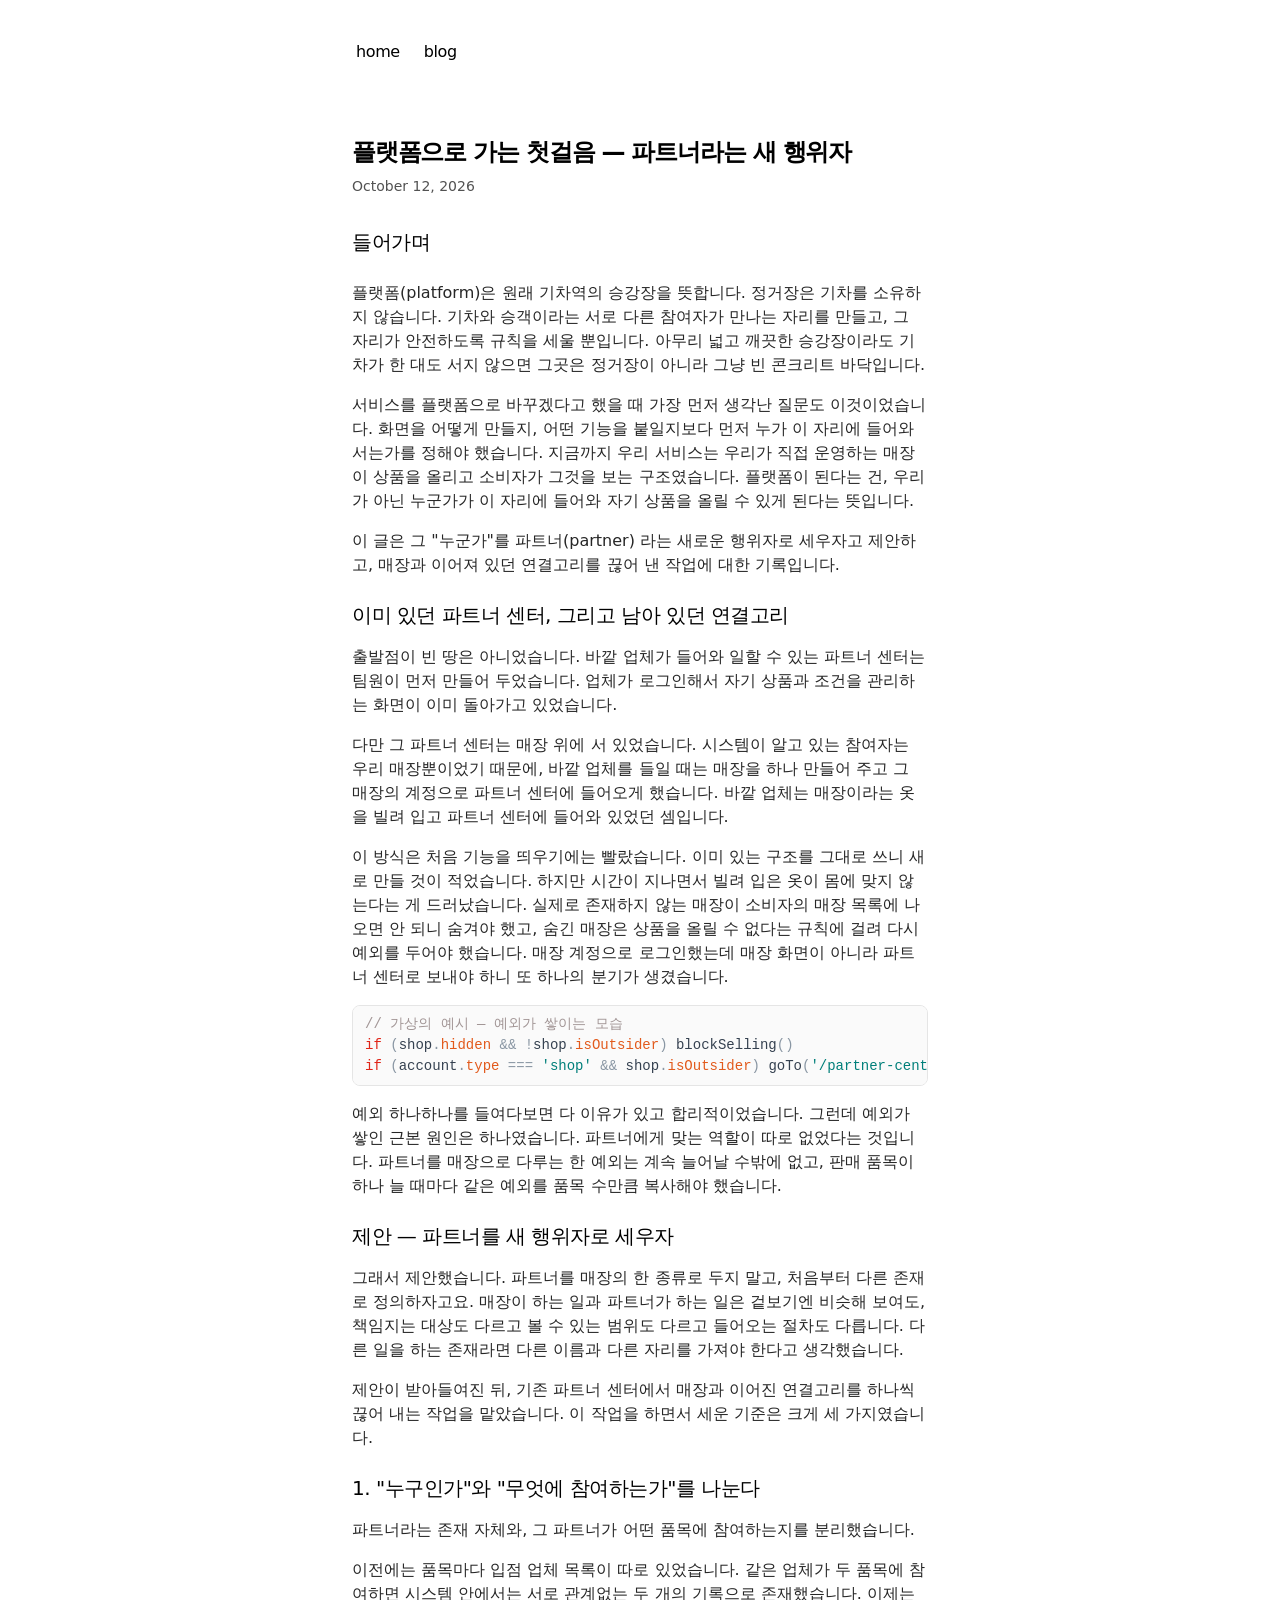
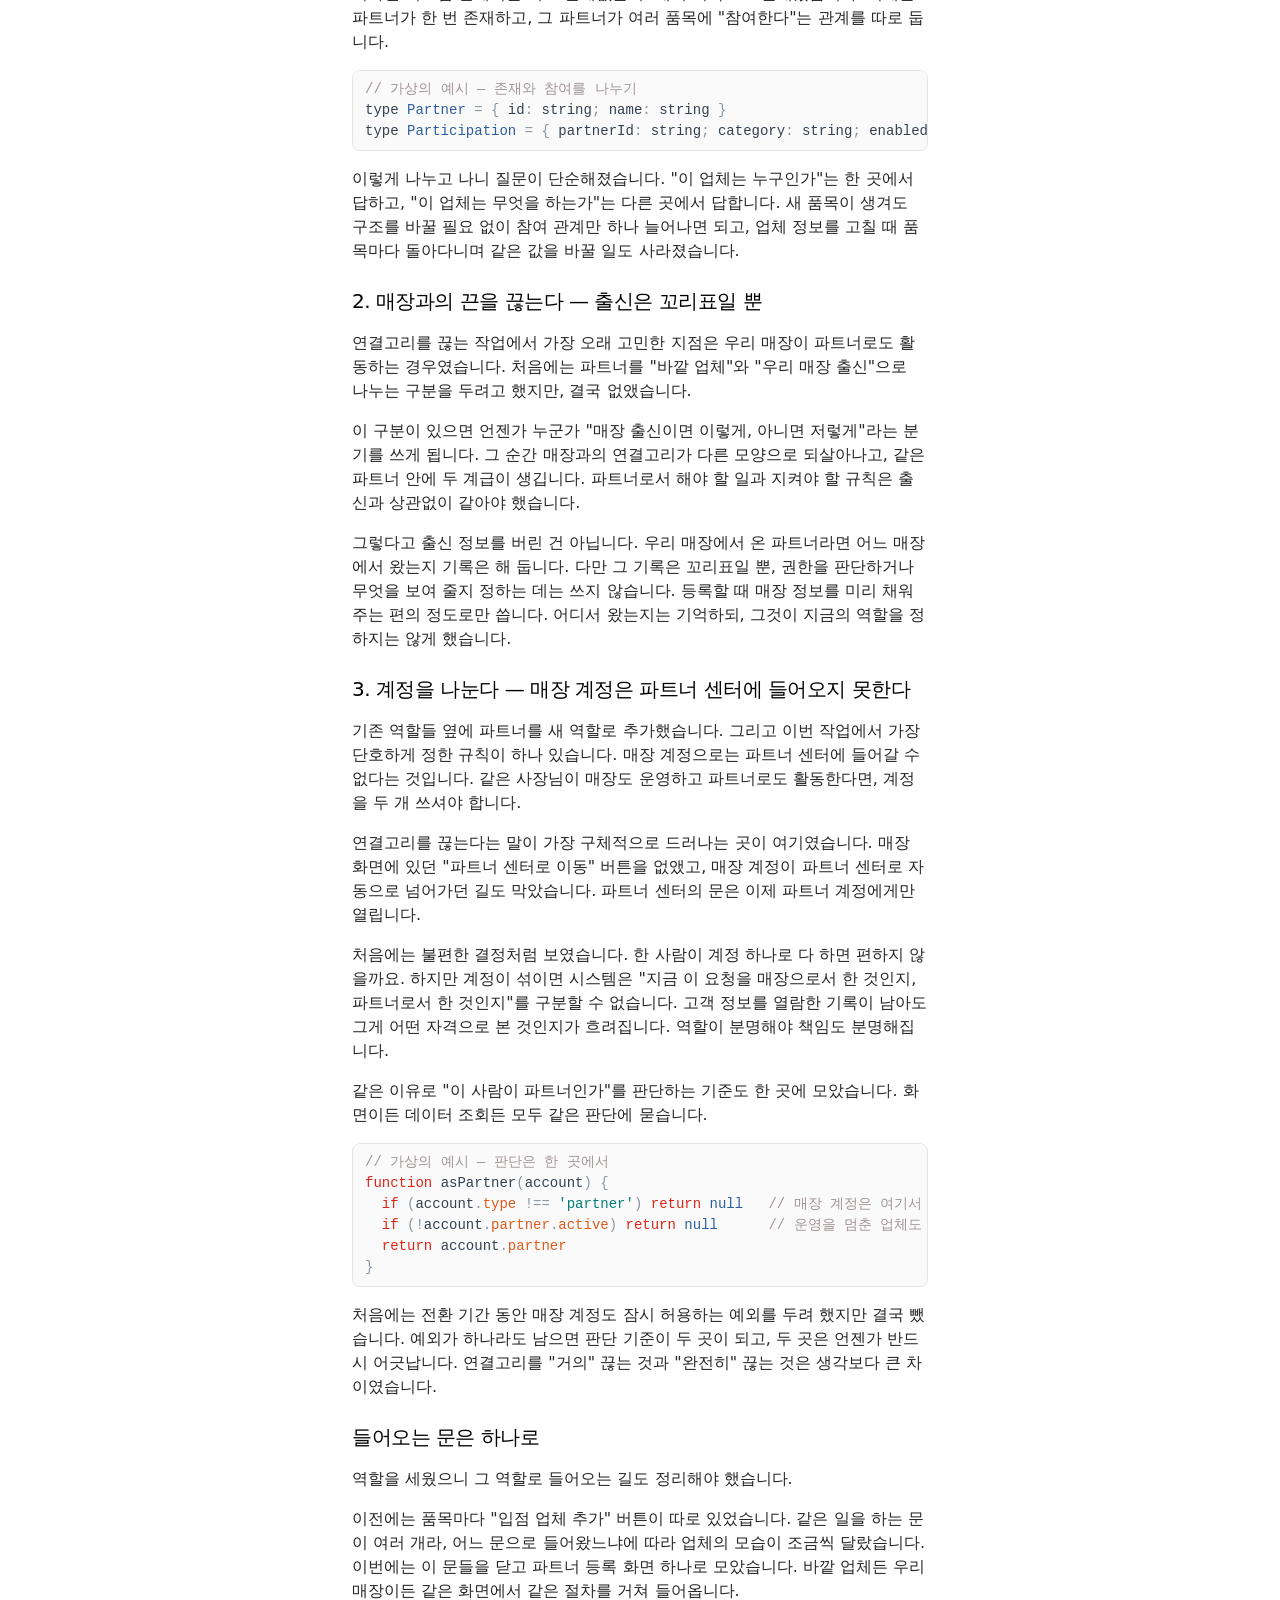
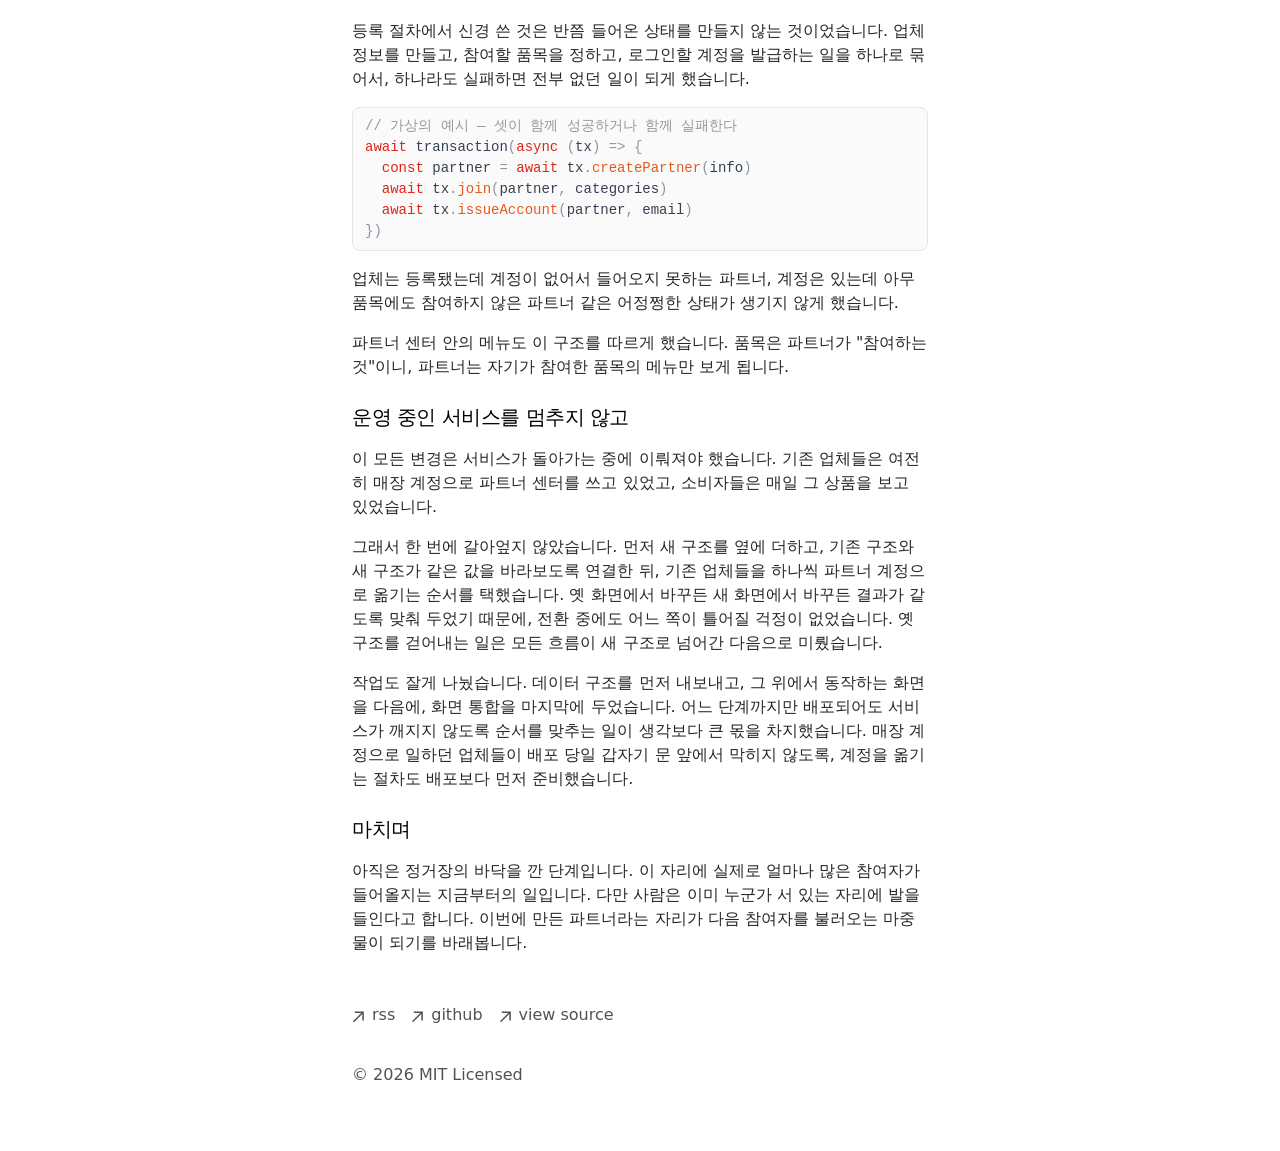
<file: blog/partner-center-platform/index.html>
<!DOCTYPE html><!--oyrgmF1Dx3ictpBRRsKuO--><html lang="ko" class="text-black bg-white dark:text-white dark:bg-black geistsans_d5a4f12f-module__oi7R6W__variable geistmono_157ca88a-module__osPrOG__variable"><head><meta charSet="utf-8"/><meta name="viewport" content="width=device-width, initial-scale=1"/><link rel="preload" href="/_next/static/media/GeistMono_Variable.p.aabdd940.woff2" as="font" crossorigin="" type="font/woff2"/><link rel="preload" href="/_next/static/media/Geist_Variable-s.p.35889d8b.woff2" as="font" crossorigin="" type="font/woff2"/><link rel="stylesheet" href="/_next/static/chunks/dd1597630cc93c74.css" data-precedence="next"/><link rel="preload" as="script" fetchPriority="low" href="/_next/static/chunks/ae3509c3d6883f83.js"/><script src="/_next/static/chunks/a9077698ef76e11f.js" async=""></script><script src="/_next/static/chunks/7e861fa2f6e8dac3.js" async=""></script><script src="/_next/static/chunks/cb73eba711e282ea.js" async=""></script><script src="/_next/static/chunks/turbopack-9a8213828bfe24ab.js" async=""></script><script src="/_next/static/chunks/1af1dd91bd03bb80.js" async=""></script><script src="/_next/static/chunks/75f277ecb6d71786.js" async=""></script><script src="/_next/static/chunks/cc5639b053815f24.js" async=""></script><script src="/_next/static/chunks/4904848246fadb45.js" async=""></script><meta name="next-size-adjust" content=""/><title>플랫폼으로 가는 첫걸음 — 파트너라는 새 행위자 | 인문학 개발자의 소소한 블로그</title><meta name="description" content="매장에 기대어 있던 파트너 센터를 매장과 완전히 끊어 내고, 파트너를 독립된 행위자로 세운 작업을 정리했습니다. 왜 그렇게 제안했고 어떤 기준으로 구조를 잡았는지 적었습니다."/><meta name="robots" content="index, follow"/><meta name="googlebot" content="index, follow, max-video-preview:-1, max-image-preview:large, max-snippet:-1"/><meta property="og:title" content="플랫폼으로 가는 첫걸음 — 파트너라는 새 행위자"/><meta property="og:description" content="매장에 기대어 있던 파트너 센터를 매장과 완전히 끊어 내고, 파트너를 독립된 행위자로 세운 작업을 정리했습니다. 왜 그렇게 제안했고 어떤 기준으로 구조를 잡았는지 적었습니다."/><meta property="og:url" content="https://ppaapp220022.github.io/blog/partner-center-platform/"/><meta property="og:image" content="https://ppaapp220022.github.io/og.png"/><meta property="og:type" content="article"/><meta property="article:published_time" content="2026-10-12"/><meta name="twitter:card" content="summary_large_image"/><meta name="twitter:title" content="플랫폼으로 가는 첫걸음 — 파트너라는 새 행위자"/><meta name="twitter:description" content="매장에 기대어 있던 파트너 센터를 매장과 완전히 끊어 내고, 파트너를 독립된 행위자로 세운 작업을 정리했습니다. 왜 그렇게 제안했고 어떤 기준으로 구조를 잡았는지 적었습니다."/><meta name="twitter:image" content="https://ppaapp220022.github.io/og.png"/><script src="/_next/static/chunks/a6dad97d9634a72d.js" noModule=""></script></head><body class="antialiased max-w-xl mx-4 mt-8 lg:mx-auto"><div hidden=""><!--$--><!--/$--></div><main class="flex-auto min-w-0 mt-6 flex flex-col px-2 md:px-0"><aside class="-ml-[8px] mb-16 tracking-tight"><div class="lg:sticky lg:top-20"><nav class="flex flex-row items-start relative px-0 pb-0 fade md:overflow-auto scroll-pr-6 md:relative" id="nav"><div class="flex flex-row space-x-0 pr-10"><a class="transition-all hover:text-neutral-800 dark:hover:text-neutral-200 flex align-middle relative py-1 px-2 m-1" href="/">home</a><a class="transition-all hover:text-neutral-800 dark:hover:text-neutral-200 flex align-middle relative py-1 px-2 m-1" href="/blog/">blog</a></div></nav></div></aside><section><script type="application/ld+json">{"@context":"https://schema.org","@type":"BlogPosting","headline":"플랫폼으로 가는 첫걸음 — 파트너라는 새 행위자","datePublished":"2026-10-12","dateModified":"2026-10-12","description":"매장에 기대어 있던 파트너 센터를 매장과 완전히 끊어 내고, 파트너를 독립된 행위자로 세운 작업을 정리했습니다. 왜 그렇게 제안했고 어떤 기준으로 구조를 잡았는지 적었습니다.","image":"https://ppaapp220022.github.io/og.png","url":"https://ppaapp220022.github.io/blog/partner-center-platform","author":{"@type":"Person","name":"My Portfolio"}}</script><h1 class="title font-semibold text-2xl tracking-tighter">플랫폼으로 가는 첫걸음 — 파트너라는 새 행위자</h1><div class="flex justify-between items-center mt-2 mb-8 text-sm"><p class="text-sm text-neutral-600 dark:text-neutral-400">October 12, 2026</p></div><article class="prose"><h2 id=""><a href="#" class="anchor"></a>들어가며</h2>
<p>플랫폼(platform)은 원래 기차역의 승강장을 뜻합니다. 정거장은 기차를 소유하지 않습니다. 기차와 승객이라는 서로 다른 참여자가 만나는 자리를 만들고, 그 자리가 안전하도록 규칙을 세울 뿐입니다. 아무리 넓고 깨끗한 승강장이라도 기차가 한 대도 서지 않으면 그곳은 정거장이 아니라 그냥 빈 콘크리트 바닥입니다.</p>
<p>서비스를 플랫폼으로 바꾸겠다고 했을 때 가장 먼저 생각난 질문도 이것이었습니다. 화면을 어떻게 만들지, 어떤 기능을 붙일지보다 먼저 <strong>누가 이 자리에 들어와 서는가</strong>를 정해야 했습니다. 지금까지 우리 서비스는 우리가 직접 운영하는 매장이 상품을 올리고 소비자가 그것을 보는 구조였습니다. 플랫폼이 된다는 건, 우리가 아닌 누군가가 이 자리에 들어와 자기 상품을 올릴 수 있게 된다는 뜻입니다.</p>
<p>이 글은 그 &quot;누군가&quot;를 <strong>파트너(partner)</strong> 라는 새로운 행위자로 세우자고 제안하고, 매장과 이어져 있던 연결고리를 끊어 낸 작업에 대한 기록입니다.</p>
<h2 id="-"><a href="#-" class="anchor"></a>이미 있던 파트너 센터, 그리고 남아 있던 연결고리</h2>
<p>출발점이 빈 땅은 아니었습니다. 바깥 업체가 들어와 일할 수 있는 <strong>파트너 센터</strong>는 팀원이 먼저 만들어 두었습니다. 업체가 로그인해서 자기 상품과 조건을 관리하는 화면이 이미 돌아가고 있었습니다.</p>
<p>다만 그 파트너 센터는 매장 위에 서 있었습니다. 시스템이 알고 있는 참여자는 우리 매장뿐이었기 때문에, 바깥 업체를 들일 때는 매장을 하나 만들어 주고 그 매장의 계정으로 파트너 센터에 들어오게 했습니다. 바깥 업체는 매장이라는 옷을 빌려 입고 파트너 센터에 들어와 있었던 셈입니다.</p>
<p>이 방식은 처음 기능을 띄우기에는 빨랐습니다. 이미 있는 구조를 그대로 쓰니 새로 만들 것이 적었습니다. 하지만 시간이 지나면서 빌려 입은 옷이 몸에 맞지 않는다는 게 드러났습니다. 실제로 존재하지 않는 매장이 소비자의 매장 목록에 나오면 안 되니 숨겨야 했고, 숨긴 매장은 상품을 올릴 수 없다는 규칙에 걸려 다시 예외를 두어야 했습니다. 매장 계정으로 로그인했는데 매장 화면이 아니라 파트너 센터로 보내야 하니 또 하나의 분기가 생겼습니다.</p>
<pre><code class="language-ts"><span class="sh__line"><span class="sh__token--comment" style="color: var(--sh-comment)">// 가상의 예시 — 예외가 쌓이는 모습</span></span>
<span class="sh__line"><span class="sh__token--comment" style="color: var(--sh-comment)"></span><span class="sh__token--keyword" style="color: var(--sh-keyword)">if</span><span class="sh__token--space" style="color: var(--sh-space)"> </span><span class="sh__token--sign" style="color: var(--sh-sign)">(</span><span class="sh__token--identifier" style="color: var(--sh-identifier)">shop</span><span class="sh__token--sign" style="color: var(--sh-sign)">.</span><span class="sh__token--property" style="color: var(--sh-property)">hidden</span><span class="sh__token--space" style="color: var(--sh-space)"> </span><span class="sh__token--sign" style="color: var(--sh-sign)">&amp;</span><span class="sh__token--sign" style="color: var(--sh-sign)">&amp;</span><span class="sh__token--space" style="color: var(--sh-space)"> </span><span class="sh__token--sign" style="color: var(--sh-sign)">!</span><span class="sh__token--identifier" style="color: var(--sh-identifier)">shop</span><span class="sh__token--sign" style="color: var(--sh-sign)">.</span><span class="sh__token--property" style="color: var(--sh-property)">isOutsider</span><span class="sh__token--sign" style="color: var(--sh-sign)">)</span><span class="sh__token--space" style="color: var(--sh-space)"> </span><span class="sh__token--identifier" style="color: var(--sh-identifier)">blockSelling</span><span class="sh__token--sign" style="color: var(--sh-sign)">(</span><span class="sh__token--sign" style="color: var(--sh-sign)">)</span><span class="sh__token--break" style="color: var(--sh-break)"></span></span>
<span class="sh__line"><span class="sh__token--keyword" style="color: var(--sh-keyword)">if</span><span class="sh__token--space" style="color: var(--sh-space)"> </span><span class="sh__token--sign" style="color: var(--sh-sign)">(</span><span class="sh__token--identifier" style="color: var(--sh-identifier)">account</span><span class="sh__token--sign" style="color: var(--sh-sign)">.</span><span class="sh__token--property" style="color: var(--sh-property)">type</span><span class="sh__token--space" style="color: var(--sh-space)"> </span><span class="sh__token--sign" style="color: var(--sh-sign)">=</span><span class="sh__token--sign" style="color: var(--sh-sign)">=</span><span class="sh__token--sign" style="color: var(--sh-sign)">=</span><span class="sh__token--space" style="color: var(--sh-space)"> </span><span class="sh__token--string" style="color: var(--sh-string)">&#039;</span><span class="sh__token--string" style="color: var(--sh-string)">shop</span><span class="sh__token--string" style="color: var(--sh-string)">&#039;</span><span class="sh__token--space" style="color: var(--sh-space)"> </span><span class="sh__token--sign" style="color: var(--sh-sign)">&amp;</span><span class="sh__token--sign" style="color: var(--sh-sign)">&amp;</span><span class="sh__token--space" style="color: var(--sh-space)"> </span><span class="sh__token--identifier" style="color: var(--sh-identifier)">shop</span><span class="sh__token--sign" style="color: var(--sh-sign)">.</span><span class="sh__token--property" style="color: var(--sh-property)">isOutsider</span><span class="sh__token--sign" style="color: var(--sh-sign)">)</span><span class="sh__token--space" style="color: var(--sh-space)"> </span><span class="sh__token--identifier" style="color: var(--sh-identifier)">goTo</span><span class="sh__token--sign" style="color: var(--sh-sign)">(</span><span class="sh__token--string" style="color: var(--sh-string)">&#039;</span><span class="sh__token--string" style="color: var(--sh-string)">/partner-center</span><span class="sh__token--string" style="color: var(--sh-string)">&#039;</span><span class="sh__token--sign" style="color: var(--sh-sign)">)</span><span class="sh__token--break" style="color: var(--sh-break)"></span></span></code></pre>
<p>예외 하나하나를 들여다보면 다 이유가 있고 합리적이었습니다. 그런데 예외가 쌓인 근본 원인은 하나였습니다. <strong>파트너에게 맞는 역할이 따로 없었다</strong>는 것입니다. 파트너를 매장으로 다루는 한 예외는 계속 늘어날 수밖에 없고, 판매 품목이 하나 늘 때마다 같은 예외를 품목 수만큼 복사해야 했습니다.</p>
<h2 id="-"><a href="#-" class="anchor"></a>제안 — 파트너를 새 행위자로 세우자</h2>
<p>그래서 제안했습니다. 파트너를 매장의 한 종류로 두지 말고, <strong>처음부터 다른 존재로 정의하자</strong>고요. 매장이 하는 일과 파트너가 하는 일은 겉보기엔 비슷해 보여도, 책임지는 대상도 다르고 볼 수 있는 범위도 다르고 들어오는 절차도 다릅니다. 다른 일을 하는 존재라면 다른 이름과 다른 자리를 가져야 한다고 생각했습니다.</p>
<p>제안이 받아들여진 뒤, 기존 파트너 센터에서 매장과 이어진 연결고리를 하나씩 끊어 내는 작업을 맡았습니다. 이 작업을 하면서 세운 기준은 크게 세 가지였습니다.</p>
<h3 id="1-"><a href="#1-" class="anchor"></a>1. &quot;누구인가&quot;와 &quot;무엇에 참여하는가&quot;를 나눈다</h3>
<p>파트너라는 존재 자체와, 그 파트너가 어떤 품목에 참여하는지를 분리했습니다.</p>
<p>이전에는 품목마다 입점 업체 목록이 따로 있었습니다. 같은 업체가 두 품목에 참여하면 시스템 안에서는 서로 관계없는 두 개의 기록으로 존재했습니다. 이제는 파트너가 한 번 존재하고, 그 파트너가 여러 품목에 &quot;참여한다&quot;는 관계를 따로 둡니다.</p>
<pre><code class="language-ts"><span class="sh__line"><span class="sh__token--comment" style="color: var(--sh-comment)">// 가상의 예시 — 존재와 참여를 나누기</span></span>
<span class="sh__line"><span class="sh__token--comment" style="color: var(--sh-comment)"></span><span class="sh__token--identifier" style="color: var(--sh-identifier)">type</span><span class="sh__token--space" style="color: var(--sh-space)"> </span><span class="sh__token--class" style="color: var(--sh-class)">Partner</span><span class="sh__token--space" style="color: var(--sh-space)"> </span><span class="sh__token--sign" style="color: var(--sh-sign)">=</span><span class="sh__token--space" style="color: var(--sh-space)"> </span><span class="sh__token--sign" style="color: var(--sh-sign)">{</span><span class="sh__token--space" style="color: var(--sh-space)"> </span><span class="sh__token--identifier" style="color: var(--sh-identifier)">id</span><span class="sh__token--sign" style="color: var(--sh-sign)">:</span><span class="sh__token--space" style="color: var(--sh-space)"> </span><span class="sh__token--identifier" style="color: var(--sh-identifier)">string</span><span class="sh__token--sign" style="color: var(--sh-sign)">;</span><span class="sh__token--space" style="color: var(--sh-space)"> </span><span class="sh__token--identifier" style="color: var(--sh-identifier)">name</span><span class="sh__token--sign" style="color: var(--sh-sign)">:</span><span class="sh__token--space" style="color: var(--sh-space)"> </span><span class="sh__token--identifier" style="color: var(--sh-identifier)">string</span><span class="sh__token--space" style="color: var(--sh-space)"> </span><span class="sh__token--sign" style="color: var(--sh-sign)">}</span><span class="sh__token--break" style="color: var(--sh-break)"></span></span>
<span class="sh__line"><span class="sh__token--identifier" style="color: var(--sh-identifier)">type</span><span class="sh__token--space" style="color: var(--sh-space)"> </span><span class="sh__token--class" style="color: var(--sh-class)">Participation</span><span class="sh__token--space" style="color: var(--sh-space)"> </span><span class="sh__token--sign" style="color: var(--sh-sign)">=</span><span class="sh__token--space" style="color: var(--sh-space)"> </span><span class="sh__token--sign" style="color: var(--sh-sign)">{</span><span class="sh__token--space" style="color: var(--sh-space)"> </span><span class="sh__token--identifier" style="color: var(--sh-identifier)">partnerId</span><span class="sh__token--sign" style="color: var(--sh-sign)">:</span><span class="sh__token--space" style="color: var(--sh-space)"> </span><span class="sh__token--identifier" style="color: var(--sh-identifier)">string</span><span class="sh__token--sign" style="color: var(--sh-sign)">;</span><span class="sh__token--space" style="color: var(--sh-space)"> </span><span class="sh__token--identifier" style="color: var(--sh-identifier)">category</span><span class="sh__token--sign" style="color: var(--sh-sign)">:</span><span class="sh__token--space" style="color: var(--sh-space)"> </span><span class="sh__token--identifier" style="color: var(--sh-identifier)">string</span><span class="sh__token--sign" style="color: var(--sh-sign)">;</span><span class="sh__token--space" style="color: var(--sh-space)"> </span><span class="sh__token--identifier" style="color: var(--sh-identifier)">enabled</span><span class="sh__token--sign" style="color: var(--sh-sign)">:</span><span class="sh__token--space" style="color: var(--sh-space)"> </span><span class="sh__token--identifier" style="color: var(--sh-identifier)">boolean</span><span class="sh__token--space" style="color: var(--sh-space)"> </span><span class="sh__token--sign" style="color: var(--sh-sign)">}</span><span class="sh__token--break" style="color: var(--sh-break)"></span></span></code></pre>
<p>이렇게 나누고 나니 질문이 단순해졌습니다. &quot;이 업체는 누구인가&quot;는 한 곳에서 답하고, &quot;이 업체는 무엇을 하는가&quot;는 다른 곳에서 답합니다. 새 품목이 생겨도 구조를 바꿀 필요 없이 참여 관계만 하나 늘어나면 되고, 업체 정보를 고칠 때 품목마다 돌아다니며 같은 값을 바꿀 일도 사라졌습니다.</p>
<h3 id="2-"><a href="#2-" class="anchor"></a>2. 매장과의 끈을 끊는다 — 출신은 꼬리표일 뿐</h3>
<p>연결고리를 끊는 작업에서 가장 오래 고민한 지점은 우리 매장이 파트너로도 활동하는 경우였습니다. 처음에는 파트너를 &quot;바깥 업체&quot;와 &quot;우리 매장 출신&quot;으로 나누는 구분을 두려고 했지만, 결국 없앴습니다.</p>
<p>이 구분이 있으면 언젠가 누군가 &quot;매장 출신이면 이렇게, 아니면 저렇게&quot;라는 분기를 쓰게 됩니다. 그 순간 매장과의 연결고리가 다른 모양으로 되살아나고, 같은 파트너 안에 두 계급이 생깁니다. 파트너로서 해야 할 일과 지켜야 할 규칙은 출신과 상관없이 같아야 했습니다.</p>
<p>그렇다고 출신 정보를 버린 건 아닙니다. 우리 매장에서 온 파트너라면 어느 매장에서 왔는지 기록은 해 둡니다. 다만 그 기록은 <strong>꼬리표</strong>일 뿐, 권한을 판단하거나 무엇을 보여 줄지 정하는 데는 쓰지 않습니다. 등록할 때 매장 정보를 미리 채워 주는 편의 정도로만 씁니다. 어디서 왔는지는 기억하되, 그것이 지금의 역할을 정하지는 않게 했습니다.</p>
<h3 id="3-"><a href="#3-" class="anchor"></a>3. 계정을 나눈다 — 매장 계정은 파트너 센터에 들어오지 못한다</h3>
<p>기존 역할들 옆에 <strong>파트너를 새 역할로</strong> 추가했습니다. 그리고 이번 작업에서 가장 단호하게 정한 규칙이 하나 있습니다. <strong>매장 계정으로는 파트너 센터에 들어갈 수 없다</strong>는 것입니다. 같은 사장님이 매장도 운영하고 파트너로도 활동한다면, 계정을 두 개 쓰셔야 합니다.</p>
<p>연결고리를 끊는다는 말이 가장 구체적으로 드러나는 곳이 여기였습니다. 매장 화면에 있던 &quot;파트너 센터로 이동&quot; 버튼을 없앴고, 매장 계정이 파트너 센터로 자동으로 넘어가던 길도 막았습니다. 파트너 센터의 문은 이제 파트너 계정에게만 열립니다.</p>
<p>처음에는 불편한 결정처럼 보였습니다. 한 사람이 계정 하나로 다 하면 편하지 않을까요. 하지만 계정이 섞이면 시스템은 &quot;지금 이 요청을 매장으로서 한 것인지, 파트너로서 한 것인지&quot;를 구분할 수 없습니다. 고객 정보를 열람한 기록이 남아도 그게 어떤 자격으로 본 것인지가 흐려집니다. 역할이 분명해야 책임도 분명해집니다.</p>
<p>같은 이유로 &quot;이 사람이 파트너인가&quot;를 판단하는 기준도 한 곳에 모았습니다. 화면이든 데이터 조회든 모두 같은 판단에 묻습니다.</p>
<pre><code class="language-ts"><span class="sh__line"><span class="sh__token--comment" style="color: var(--sh-comment)">// 가상의 예시 — 판단은 한 곳에서</span></span>
<span class="sh__line"><span class="sh__token--comment" style="color: var(--sh-comment)"></span><span class="sh__token--keyword" style="color: var(--sh-keyword)">function</span><span class="sh__token--space" style="color: var(--sh-space)"> </span><span class="sh__token--identifier" style="color: var(--sh-identifier)">asPartner</span><span class="sh__token--sign" style="color: var(--sh-sign)">(</span><span class="sh__token--identifier" style="color: var(--sh-identifier)">account</span><span class="sh__token--sign" style="color: var(--sh-sign)">)</span><span class="sh__token--space" style="color: var(--sh-space)"> </span><span class="sh__token--sign" style="color: var(--sh-sign)">{</span><span class="sh__token--break" style="color: var(--sh-break)"></span></span>
<span class="sh__line"><span class="sh__token--space" style="color: var(--sh-space)">  </span><span class="sh__token--keyword" style="color: var(--sh-keyword)">if</span><span class="sh__token--space" style="color: var(--sh-space)"> </span><span class="sh__token--sign" style="color: var(--sh-sign)">(</span><span class="sh__token--identifier" style="color: var(--sh-identifier)">account</span><span class="sh__token--sign" style="color: var(--sh-sign)">.</span><span class="sh__token--property" style="color: var(--sh-property)">type</span><span class="sh__token--space" style="color: var(--sh-space)"> </span><span class="sh__token--sign" style="color: var(--sh-sign)">!</span><span class="sh__token--sign" style="color: var(--sh-sign)">=</span><span class="sh__token--sign" style="color: var(--sh-sign)">=</span><span class="sh__token--space" style="color: var(--sh-space)"> </span><span class="sh__token--string" style="color: var(--sh-string)">&#039;</span><span class="sh__token--string" style="color: var(--sh-string)">partner</span><span class="sh__token--string" style="color: var(--sh-string)">&#039;</span><span class="sh__token--sign" style="color: var(--sh-sign)">)</span><span class="sh__token--space" style="color: var(--sh-space)"> </span><span class="sh__token--keyword" style="color: var(--sh-keyword)">return</span><span class="sh__token--space" style="color: var(--sh-space)"> </span><span class="sh__token--class" style="color: var(--sh-class)">null</span><span class="sh__token--space" style="color: var(--sh-space)"> </span><span class="sh__token--space" style="color: var(--sh-space)">  </span><span class="sh__token--comment" style="color: var(--sh-comment)">// 매장 계정은 여기서 끝</span></span>
<span class="sh__line"><span class="sh__token--comment" style="color: var(--sh-comment)"></span><span class="sh__token--space" style="color: var(--sh-space)">  </span><span class="sh__token--keyword" style="color: var(--sh-keyword)">if</span><span class="sh__token--space" style="color: var(--sh-space)"> </span><span class="sh__token--sign" style="color: var(--sh-sign)">(</span><span class="sh__token--sign" style="color: var(--sh-sign)">!</span><span class="sh__token--identifier" style="color: var(--sh-identifier)">account</span><span class="sh__token--sign" style="color: var(--sh-sign)">.</span><span class="sh__token--property" style="color: var(--sh-property)">partner</span><span class="sh__token--sign" style="color: var(--sh-sign)">.</span><span class="sh__token--property" style="color: var(--sh-property)">active</span><span class="sh__token--sign" style="color: var(--sh-sign)">)</span><span class="sh__token--space" style="color: var(--sh-space)"> </span><span class="sh__token--keyword" style="color: var(--sh-keyword)">return</span><span class="sh__token--space" style="color: var(--sh-space)"> </span><span class="sh__token--class" style="color: var(--sh-class)">null</span><span class="sh__token--space" style="color: var(--sh-space)"> </span><span class="sh__token--space" style="color: var(--sh-space)">     </span><span class="sh__token--comment" style="color: var(--sh-comment)">// 운영을 멈춘 업체도 끝</span></span>
<span class="sh__line"><span class="sh__token--comment" style="color: var(--sh-comment)"></span><span class="sh__token--space" style="color: var(--sh-space)">  </span><span class="sh__token--keyword" style="color: var(--sh-keyword)">return</span><span class="sh__token--space" style="color: var(--sh-space)"> </span><span class="sh__token--identifier" style="color: var(--sh-identifier)">account</span><span class="sh__token--sign" style="color: var(--sh-sign)">.</span><span class="sh__token--property" style="color: var(--sh-property)">partner</span><span class="sh__token--break" style="color: var(--sh-break)"></span></span>
<span class="sh__line"><span class="sh__token--sign" style="color: var(--sh-sign)">}</span><span class="sh__token--break" style="color: var(--sh-break)"></span></span></code></pre>
<p>처음에는 전환 기간 동안 매장 계정도 잠시 허용하는 예외를 두려 했지만 결국 뺐습니다. 예외가 하나라도 남으면 판단 기준이 두 곳이 되고, 두 곳은 언젠가 반드시 어긋납니다. 연결고리를 &quot;거의&quot; 끊는 것과 &quot;완전히&quot; 끊는 것은 생각보다 큰 차이였습니다.</p>
<h2 id="-"><a href="#-" class="anchor"></a>들어오는 문은 하나로</h2>
<p>역할을 세웠으니 그 역할로 들어오는 길도 정리해야 했습니다.</p>
<p>이전에는 품목마다 &quot;입점 업체 추가&quot; 버튼이 따로 있었습니다. 같은 일을 하는 문이 여러 개라, 어느 문으로 들어왔느냐에 따라 업체의 모습이 조금씩 달랐습니다. 이번에는 이 문들을 닫고 <strong>파트너 등록 화면 하나</strong>로 모았습니다. 바깥 업체든 우리 매장이든 같은 화면에서 같은 절차를 거쳐 들어옵니다.</p>
<p>등록 절차에서 신경 쓴 것은 <strong>반쯤 들어온 상태를 만들지 않는 것</strong>이었습니다. 업체 정보를 만들고, 참여할 품목을 정하고, 로그인할 계정을 발급하는 일을 하나로 묶어서, 하나라도 실패하면 전부 없던 일이 되게 했습니다.</p>
<pre><code class="language-ts"><span class="sh__line"><span class="sh__token--comment" style="color: var(--sh-comment)">// 가상의 예시 — 셋이 함께 성공하거나 함께 실패한다</span></span>
<span class="sh__line"><span class="sh__token--comment" style="color: var(--sh-comment)"></span><span class="sh__token--keyword" style="color: var(--sh-keyword)">await</span><span class="sh__token--space" style="color: var(--sh-space)"> </span><span class="sh__token--identifier" style="color: var(--sh-identifier)">transaction</span><span class="sh__token--sign" style="color: var(--sh-sign)">(</span><span class="sh__token--keyword" style="color: var(--sh-keyword)">async</span><span class="sh__token--space" style="color: var(--sh-space)"> </span><span class="sh__token--sign" style="color: var(--sh-sign)">(</span><span class="sh__token--identifier" style="color: var(--sh-identifier)">tx</span><span class="sh__token--sign" style="color: var(--sh-sign)">)</span><span class="sh__token--space" style="color: var(--sh-space)"> </span><span class="sh__token--sign" style="color: var(--sh-sign)">=</span><span class="sh__token--sign" style="color: var(--sh-sign)">&gt;</span><span class="sh__token--space" style="color: var(--sh-space)"> </span><span class="sh__token--sign" style="color: var(--sh-sign)">{</span><span class="sh__token--break" style="color: var(--sh-break)"></span></span>
<span class="sh__line"><span class="sh__token--space" style="color: var(--sh-space)">  </span><span class="sh__token--keyword" style="color: var(--sh-keyword)">const</span><span class="sh__token--space" style="color: var(--sh-space)"> </span><span class="sh__token--identifier" style="color: var(--sh-identifier)">partner</span><span class="sh__token--space" style="color: var(--sh-space)"> </span><span class="sh__token--sign" style="color: var(--sh-sign)">=</span><span class="sh__token--space" style="color: var(--sh-space)"> </span><span class="sh__token--keyword" style="color: var(--sh-keyword)">await</span><span class="sh__token--space" style="color: var(--sh-space)"> </span><span class="sh__token--identifier" style="color: var(--sh-identifier)">tx</span><span class="sh__token--sign" style="color: var(--sh-sign)">.</span><span class="sh__token--property" style="color: var(--sh-property)">createPartner</span><span class="sh__token--sign" style="color: var(--sh-sign)">(</span><span class="sh__token--identifier" style="color: var(--sh-identifier)">info</span><span class="sh__token--sign" style="color: var(--sh-sign)">)</span><span class="sh__token--break" style="color: var(--sh-break)"></span></span>
<span class="sh__line"><span class="sh__token--space" style="color: var(--sh-space)">  </span><span class="sh__token--keyword" style="color: var(--sh-keyword)">await</span><span class="sh__token--space" style="color: var(--sh-space)"> </span><span class="sh__token--identifier" style="color: var(--sh-identifier)">tx</span><span class="sh__token--sign" style="color: var(--sh-sign)">.</span><span class="sh__token--property" style="color: var(--sh-property)">join</span><span class="sh__token--sign" style="color: var(--sh-sign)">(</span><span class="sh__token--identifier" style="color: var(--sh-identifier)">partner</span><span class="sh__token--sign" style="color: var(--sh-sign)">,</span><span class="sh__token--space" style="color: var(--sh-space)"> </span><span class="sh__token--identifier" style="color: var(--sh-identifier)">categories</span><span class="sh__token--sign" style="color: var(--sh-sign)">)</span><span class="sh__token--break" style="color: var(--sh-break)"></span></span>
<span class="sh__line"><span class="sh__token--space" style="color: var(--sh-space)">  </span><span class="sh__token--keyword" style="color: var(--sh-keyword)">await</span><span class="sh__token--space" style="color: var(--sh-space)"> </span><span class="sh__token--identifier" style="color: var(--sh-identifier)">tx</span><span class="sh__token--sign" style="color: var(--sh-sign)">.</span><span class="sh__token--property" style="color: var(--sh-property)">issueAccount</span><span class="sh__token--sign" style="color: var(--sh-sign)">(</span><span class="sh__token--identifier" style="color: var(--sh-identifier)">partner</span><span class="sh__token--sign" style="color: var(--sh-sign)">,</span><span class="sh__token--space" style="color: var(--sh-space)"> </span><span class="sh__token--identifier" style="color: var(--sh-identifier)">email</span><span class="sh__token--sign" style="color: var(--sh-sign)">)</span><span class="sh__token--break" style="color: var(--sh-break)"></span></span>
<span class="sh__line"><span class="sh__token--sign" style="color: var(--sh-sign)">}</span><span class="sh__token--sign" style="color: var(--sh-sign)">)</span><span class="sh__token--break" style="color: var(--sh-break)"></span></span></code></pre>
<p>업체는 등록됐는데 계정이 없어서 들어오지 못하는 파트너, 계정은 있는데 아무 품목에도 참여하지 않은 파트너 같은 어정쩡한 상태가 생기지 않게 했습니다.</p>
<p>파트너 센터 안의 메뉴도 이 구조를 따르게 했습니다. 품목은 파트너가 &quot;참여하는 것&quot;이니, 파트너는 자기가 참여한 품목의 메뉴만 보게 됩니다.</p>
<h2 id="-"><a href="#-" class="anchor"></a>운영 중인 서비스를 멈추지 않고</h2>
<p>이 모든 변경은 서비스가 돌아가는 중에 이뤄져야 했습니다. 기존 업체들은 여전히 매장 계정으로 파트너 센터를 쓰고 있었고, 소비자들은 매일 그 상품을 보고 있었습니다.</p>
<p>그래서 한 번에 갈아엎지 않았습니다. 먼저 새 구조를 <strong>옆에 더하고</strong>, 기존 구조와 새 구조가 같은 값을 바라보도록 연결한 뒤, 기존 업체들을 하나씩 파트너 계정으로 옮기는 순서를 택했습니다. 옛 화면에서 바꾸든 새 화면에서 바꾸든 결과가 같도록 맞춰 두었기 때문에, 전환 중에도 어느 쪽이 틀어질 걱정이 없었습니다. 옛 구조를 걷어내는 일은 모든 흐름이 새 구조로 넘어간 다음으로 미뤘습니다.</p>
<p>작업도 잘게 나눴습니다. 데이터 구조를 먼저 내보내고, 그 위에서 동작하는 화면을 다음에, 화면 통합을 마지막에 두었습니다. 어느 단계까지만 배포되어도 서비스가 깨지지 않도록 순서를 맞추는 일이 생각보다 큰 몫을 차지했습니다. 매장 계정으로 일하던 업체들이 배포 당일 갑자기 문 앞에서 막히지 않도록, 계정을 옮기는 절차도 배포보다 먼저 준비했습니다.</p>
<h2 id=""><a href="#" class="anchor"></a>마치며</h2>
<p>아직은 정거장의 바닥을 깐 단계입니다. 이 자리에 실제로 얼마나 많은 참여자가 들어올지는 지금부터의 일입니다. 다만 사람은 이미 누군가 서 있는 자리에 발을 들인다고 합니다. 이번에 만든 파트너라는 자리가 다음 참여자를 불러오는 마중물이 되기를 바래봅니다.</p></article></section><!--$--><!--/$--><footer class="mb-16"><ul class="font-sm mt-8 flex flex-col space-x-0 space-y-2 text-neutral-600 md:flex-row md:space-x-4 md:space-y-0 dark:text-neutral-300"><li><a class="flex items-center transition-all hover:text-neutral-800 dark:hover:text-neutral-100" rel="noopener noreferrer" target="_blank" href="/rss"><svg width="12" height="12" viewBox="0 0 12 12" fill="none" xmlns="http://www.w3.org/2000/svg"><path d="M2.07102 11.3494L0.963068 10.2415L9.2017 1.98864H2.83807L2.85227 0.454545H11.8438V9.46023H10.2955L10.3097 3.09659L2.07102 11.3494Z" fill="currentColor"></path></svg><p class="ml-2 h-7">rss</p></a></li><li><a class="flex items-center transition-all hover:text-neutral-800 dark:hover:text-neutral-100" rel="noopener noreferrer" target="_blank" href="https://github.com/ppaapp220022"><svg width="12" height="12" viewBox="0 0 12 12" fill="none" xmlns="http://www.w3.org/2000/svg"><path d="M2.07102 11.3494L0.963068 10.2415L9.2017 1.98864H2.83807L2.85227 0.454545H11.8438V9.46023H10.2955L10.3097 3.09659L2.07102 11.3494Z" fill="currentColor"></path></svg><p class="ml-2 h-7">github</p></a></li><li><a class="flex items-center transition-all hover:text-neutral-800 dark:hover:text-neutral-100" rel="noopener noreferrer" target="_blank" href="https://github.com/ppaapp220022/ppaapp220022.github.io"><svg width="12" height="12" viewBox="0 0 12 12" fill="none" xmlns="http://www.w3.org/2000/svg"><path d="M2.07102 11.3494L0.963068 10.2415L9.2017 1.98864H2.83807L2.85227 0.454545H11.8438V9.46023H10.2955L10.3097 3.09659L2.07102 11.3494Z" fill="currentColor"></path></svg><p class="ml-2 h-7">view source</p></a></li></ul><p class="mt-8 text-neutral-600 dark:text-neutral-300">© <!-- -->2026<!-- --> MIT Licensed</p></footer></main><script src="/_next/static/chunks/ae3509c3d6883f83.js" id="_R_" async=""></script><script>(self.__next_f=self.__next_f||[]).push([0])</script><script>self.__next_f.push([1,"1:\"$Sreact.fragment\"\n2:I[70045,[\"/_next/static/chunks/1af1dd91bd03bb80.js\",\"/_next/static/chunks/75f277ecb6d71786.js\"],\"\"]\n3:I[56454,[\"/_next/static/chunks/cc5639b053815f24.js\",\"/_next/static/chunks/4904848246fadb45.js\"],\"default\"]\n4:I[10158,[\"/_next/static/chunks/cc5639b053815f24.js\",\"/_next/static/chunks/4904848246fadb45.js\"],\"default\"]\n9:I[9442,[\"/_next/static/chunks/cc5639b053815f24.js\",\"/_next/static/chunks/4904848246fadb45.js\"],\"default\"]\n:HL[\"/_next/static/chunks/dd1597630cc93c74.css\",\"style\"]\n:HL[\"/_next/static/media/GeistMono_Variable.p.aabdd940.woff2\",\"font\",{\"crossOrigin\":\"\",\"type\":\"font/woff2\"}]\n:HL[\"/_next/static/media/Geist_Variable-s.p.35889d8b.woff2\",\"font\",{\"crossOrigin\":\"\",\"type\":\"font/woff2\"}]\n"])</script><script>self.__next_f.push([1,"0:{\"P\":null,\"b\":\"oyrgmF1Dx3ictpBRRsKuO\",\"c\":[\"\",\"blog\",\"partner-center-platform\",\"\"],\"q\":\"\",\"i\":false,\"f\":[[[\"\",{\"children\":[\"blog\",{\"children\":[[\"slug\",\"partner-center-platform\",\"d\"],{\"children\":[\"__PAGE__\",{}]}]}]},\"$undefined\",\"$undefined\",true],[[\"$\",\"$1\",\"c\",{\"children\":[[[\"$\",\"link\",\"0\",{\"rel\":\"stylesheet\",\"href\":\"/_next/static/chunks/dd1597630cc93c74.css\",\"precedence\":\"next\",\"crossOrigin\":\"$undefined\",\"nonce\":\"$undefined\"}],[\"$\",\"script\",\"script-0\",{\"src\":\"/_next/static/chunks/1af1dd91bd03bb80.js\",\"async\":true,\"nonce\":\"$undefined\"}]],[\"$\",\"html\",null,{\"lang\":\"ko\",\"className\":\"text-black bg-white dark:text-white dark:bg-black geistsans_d5a4f12f-module__oi7R6W__variable geistmono_157ca88a-module__osPrOG__variable\",\"children\":[\"$\",\"body\",null,{\"className\":\"antialiased max-w-xl mx-4 mt-8 lg:mx-auto\",\"children\":[\"$\",\"main\",null,{\"className\":\"flex-auto min-w-0 mt-6 flex flex-col px-2 md:px-0\",\"children\":[[\"$\",\"aside\",null,{\"className\":\"-ml-[8px] mb-16 tracking-tight\",\"children\":[\"$\",\"div\",null,{\"className\":\"lg:sticky lg:top-20\",\"children\":[\"$\",\"nav\",null,{\"className\":\"flex flex-row items-start relative px-0 pb-0 fade md:overflow-auto scroll-pr-6 md:relative\",\"id\":\"nav\",\"children\":[\"$\",\"div\",null,{\"className\":\"flex flex-row space-x-0 pr-10\",\"children\":[[\"$\",\"$L2\",\"/\",{\"href\":\"/\",\"className\":\"transition-all hover:text-neutral-800 dark:hover:text-neutral-200 flex align-middle relative py-1 px-2 m-1\",\"children\":\"home\"}],[\"$\",\"$L2\",\"/blog\",{\"href\":\"/blog\",\"className\":\"transition-all hover:text-neutral-800 dark:hover:text-neutral-200 flex align-middle relative py-1 px-2 m-1\",\"children\":\"blog\"}]]}]}]}]}],[\"$\",\"$L3\",null,{\"parallelRouterKey\":\"children\",\"error\":\"$undefined\",\"errorStyles\":\"$undefined\",\"errorScripts\":\"$undefined\",\"template\":[\"$\",\"$L4\",null,{}],\"templateStyles\":\"$undefined\",\"templateScripts\":\"$undefined\",\"notFound\":[[\"$\",\"section\",null,{\"children\":[[\"$\",\"h1\",null,{\"className\":\"mb-8 text-2xl font-semibold tracking-tighter\",\"children\":\"404 - Page Not Found\"}],[\"$\",\"p\",null,{\"className\":\"mb-4\",\"children\":\"The page you are looking for does not exist.\"}]]}],[]],\"forbidden\":\"$undefined\",\"unauthorized\":\"$undefined\"}],[\"$\",\"footer\",null,{\"className\":\"mb-16\",\"children\":[[\"$\",\"ul\",null,{\"className\":\"font-sm mt-8 flex flex-col space-x-0 space-y-2 text-neutral-600 md:flex-row md:space-x-4 md:space-y-0 dark:text-neutral-300\",\"children\":[[\"$\",\"li\",null,{\"children\":[\"$\",\"a\",null,{\"className\":\"flex items-center transition-all hover:text-neutral-800 dark:hover:text-neutral-100\",\"rel\":\"noopener noreferrer\",\"target\":\"_blank\",\"href\":\"/rss\",\"children\":[[\"$\",\"svg\",null,{\"width\":\"12\",\"height\":\"12\",\"viewBox\":\"0 0 12 12\",\"fill\":\"none\",\"xmlns\":\"http://www.w3.org/2000/svg\",\"children\":[\"$\",\"path\",null,{\"d\":\"M2.07102 11.3494L0.963068 10.2415L9.2017 1.98864H2.83807L2.85227 0.454545H11.8438V9.46023H10.2955L10.3097 3.09659L2.07102 11.3494Z\",\"fill\":\"currentColor\"}]}],[\"$\",\"p\",null,{\"className\":\"ml-2 h-7\",\"children\":\"rss\"}]]}]}],[\"$\",\"li\",null,{\"children\":[\"$\",\"a\",null,{\"className\":\"flex items-center transition-all hover:text-neutral-800 dark:hover:text-neutral-100\",\"rel\":\"noopener noreferrer\",\"target\":\"_blank\",\"href\":\"https://github.com/ppaapp220022\",\"children\":[[\"$\",\"svg\",null,{\"width\":\"12\",\"height\":\"12\",\"viewBox\":\"0 0 12 12\",\"fill\":\"none\",\"xmlns\":\"http://www.w3.org/2000/svg\",\"children\":[\"$\",\"path\",null,{\"d\":\"M2.07102 11.3494L0.963068 10.2415L9.2017 1.98864H2.83807L2.85227 0.454545H11.8438V9.46023H10.2955L10.3097 3.09659L2.07102 11.3494Z\",\"fill\":\"currentColor\"}]}],[\"$\",\"p\",null,{\"className\":\"ml-2 h-7\",\"children\":\"github\"}]]}]}],[\"$\",\"li\",null,{\"children\":[\"$\",\"a\",null,{\"className\":\"flex items-center transition-all hover:text-neutral-800 dark:hover:text-neutral-100\",\"rel\":\"noopener noreferrer\",\"target\":\"_blank\",\"href\":\"https://github.com/ppaapp220022/ppaapp220022.github.io\",\"children\":[[\"$\",\"svg\",null,{\"width\":\"12\",\"height\":\"12\",\"viewBox\":\"0 0 12 12\",\"fill\":\"none\",\"xmlns\":\"http://www.w3.org/2000/svg\",\"children\":[\"$\",\"path\",null,{\"d\":\"M2.07102 11.3494L0.963068 10.2415L9.2017 1.98864H2.83807L2.85227 0.454545H11.8438V9.46023H10.2955L10.3097 3.09659L2.07102 11.3494Z\",\"fill\":\"currentColor\"}]}],[\"$\",\"p\",null,{\"className\":\"ml-2 h-7\",\"children\":\"view source\"}]]}]}]]}],[\"$\",\"p\",null,{\"className\":\"mt-8 text-neutral-600 dark:text-neutral-300\",\"children\":[\"© \",2026,\" MIT Licensed\"]}]]}]]}]}]}]]}],{\"children\":[[\"$\",\"$1\",\"c\",{\"children\":[null,[\"$\",\"$L3\",null,{\"parallelRouterKey\":\"children\",\"error\":\"$undefined\",\"errorStyles\":\"$undefined\",\"errorScripts\":\"$undefined\",\"template\":\"$L5\",\"templateStyles\":\"$undefined\",\"templateScripts\":\"$undefined\",\"notFound\":\"$undefined\",\"forbidden\":\"$undefined\",\"unauthorized\":\"$undefined\"}]]}],{\"children\":[\"$L6\",{\"children\":[\"$L7\",{},null,false,false]},null,false,false]},null,false,false]},null,false,false],\"$L8\",false]],\"m\":\"$undefined\",\"G\":[\"$9\",[]],\"S\":true}\n"])</script><script>self.__next_f.push([1,"b:I[25151,[\"/_next/static/chunks/cc5639b053815f24.js\",\"/_next/static/chunks/4904848246fadb45.js\"],\"OutletBoundary\"]\nc:\"$Sreact.suspense\"\ne:I[25151,[\"/_next/static/chunks/cc5639b053815f24.js\",\"/_next/static/chunks/4904848246fadb45.js\"],\"ViewportBoundary\"]\n10:I[25151,[\"/_next/static/chunks/cc5639b053815f24.js\",\"/_next/static/chunks/4904848246fadb45.js\"],\"MetadataBoundary\"]\n5:[\"$\",\"$L4\",null,{}]\n6:[\"$\",\"$1\",\"c\",{\"children\":[null,[\"$\",\"$L3\",null,{\"parallelRouterKey\":\"children\",\"error\":\"$undefined\",\"errorStyles\":\"$undefined\",\"errorScripts\":\"$undefined\",\"template\":[\"$\",\"$L4\",null,{}],\"templateStyles\":\"$undefined\",\"templateScripts\":\"$undefined\",\"notFound\":\"$undefined\",\"forbidden\":\"$undefined\",\"unauthorized\":\"$undefined\"}]]}]\n7:[\"$\",\"$1\",\"c\",{\"children\":[\"$La\",[[\"$\",\"script\",\"script-0\",{\"src\":\"/_next/static/chunks/75f277ecb6d71786.js\",\"async\":true,\"nonce\":\"$undefined\"}]],[\"$\",\"$Lb\",null,{\"children\":[\"$\",\"$c\",null,{\"name\":\"Next.MetadataOutlet\",\"children\":\"$@d\"}]}]]}]\n8:[\"$\",\"$1\",\"h\",{\"children\":[null,[\"$\",\"$Le\",null,{\"children\":\"$@f\"}],[\"$\",\"div\",null,{\"hidden\":true,\"children\":[\"$\",\"$L10\",null,{\"children\":[\"$\",\"$c\",null,{\"name\":\"Next.Metadata\",\"children\":\"$@11\"}]}]}],[\"$\",\"meta\",null,{\"name\":\"next-size-adjust\",\"content\":\"\"}]]}]\n"])</script><script>self.__next_f.push([1,"a:[\"$\",\"section\",null,{\"children\":[[\"$\",\"script\",null,{\"type\":\"application/ld+json\",\"suppressHydrationWarning\":true,\"dangerouslySetInnerHTML\":{\"__html\":\"{\\\"@context\\\":\\\"https://schema.org\\\",\\\"@type\\\":\\\"BlogPosting\\\",\\\"headline\\\":\\\"플랫폼으로 가는 첫걸음 — 파트너라는 새 행위자\\\",\\\"datePublished\\\":\\\"2026-10-12\\\",\\\"dateModified\\\":\\\"2026-10-12\\\",\\\"description\\\":\\\"매장에 기대어 있던 파트너 센터를 매장과 완전히 끊어 내고, 파트너를 독립된 행위자로 세운 작업을 정리했습니다. 왜 그렇게 제안했고 어떤 기준으로 구조를 잡았는지 적었습니다.\\\",\\\"image\\\":\\\"https://ppaapp220022.github.io/og.png\\\",\\\"url\\\":\\\"https://ppaapp220022.github.io/blog/partner-center-platform\\\",\\\"author\\\":{\\\"@type\\\":\\\"Person\\\",\\\"name\\\":\\\"My Portfolio\\\"}}\"}}],[\"$\",\"h1\",null,{\"className\":\"title font-semibold text-2xl tracking-tighter\",\"children\":\"플랫폼으로 가는 첫걸음 — 파트너라는 새 행위자\"}],[\"$\",\"div\",null,{\"className\":\"flex justify-between items-center mt-2 mb-8 text-sm\",\"children\":[\"$\",\"p\",null,{\"className\":\"text-sm text-neutral-600 dark:text-neutral-400\",\"children\":\"October 12, 2026\"}]}],[\"$\",\"article\",null,{\"className\":\"prose\",\"children\":\"$L12\"}]]}]\n"])</script><script>self.__next_f.push([1,"13:Tf78,"])</script><script>self.__next_f.push([1,"\u003cspan class=\"sh__line\"\u003e\u003cspan class=\"sh__token--comment\" style=\"color: var(--sh-comment)\"\u003e// 가상의 예시 — 예외가 쌓이는 모습\u003c/span\u003e\u003c/span\u003e\n\u003cspan class=\"sh__line\"\u003e\u003cspan class=\"sh__token--comment\" style=\"color: var(--sh-comment)\"\u003e\u003c/span\u003e\u003cspan class=\"sh__token--keyword\" style=\"color: var(--sh-keyword)\"\u003eif\u003c/span\u003e\u003cspan class=\"sh__token--space\" style=\"color: var(--sh-space)\"\u003e \u003c/span\u003e\u003cspan class=\"sh__token--sign\" style=\"color: var(--sh-sign)\"\u003e(\u003c/span\u003e\u003cspan class=\"sh__token--identifier\" style=\"color: var(--sh-identifier)\"\u003eshop\u003c/span\u003e\u003cspan class=\"sh__token--sign\" style=\"color: var(--sh-sign)\"\u003e.\u003c/span\u003e\u003cspan class=\"sh__token--property\" style=\"color: var(--sh-property)\"\u003ehidden\u003c/span\u003e\u003cspan class=\"sh__token--space\" style=\"color: var(--sh-space)\"\u003e \u003c/span\u003e\u003cspan class=\"sh__token--sign\" style=\"color: var(--sh-sign)\"\u003e\u0026amp;\u003c/span\u003e\u003cspan class=\"sh__token--sign\" style=\"color: var(--sh-sign)\"\u003e\u0026amp;\u003c/span\u003e\u003cspan class=\"sh__token--space\" style=\"color: var(--sh-space)\"\u003e \u003c/span\u003e\u003cspan class=\"sh__token--sign\" style=\"color: var(--sh-sign)\"\u003e!\u003c/span\u003e\u003cspan class=\"sh__token--identifier\" style=\"color: var(--sh-identifier)\"\u003eshop\u003c/span\u003e\u003cspan class=\"sh__token--sign\" style=\"color: var(--sh-sign)\"\u003e.\u003c/span\u003e\u003cspan class=\"sh__token--property\" style=\"color: var(--sh-property)\"\u003eisOutsider\u003c/span\u003e\u003cspan class=\"sh__token--sign\" style=\"color: var(--sh-sign)\"\u003e)\u003c/span\u003e\u003cspan class=\"sh__token--space\" style=\"color: var(--sh-space)\"\u003e \u003c/span\u003e\u003cspan class=\"sh__token--identifier\" style=\"color: var(--sh-identifier)\"\u003eblockSelling\u003c/span\u003e\u003cspan class=\"sh__token--sign\" style=\"color: var(--sh-sign)\"\u003e(\u003c/span\u003e\u003cspan class=\"sh__token--sign\" style=\"color: var(--sh-sign)\"\u003e)\u003c/span\u003e\u003cspan class=\"sh__token--break\" style=\"color: var(--sh-break)\"\u003e\u003c/span\u003e\u003c/span\u003e\n\u003cspan class=\"sh__line\"\u003e\u003cspan class=\"sh__token--keyword\" style=\"color: var(--sh-keyword)\"\u003eif\u003c/span\u003e\u003cspan class=\"sh__token--space\" style=\"color: var(--sh-space)\"\u003e \u003c/span\u003e\u003cspan class=\"sh__token--sign\" style=\"color: var(--sh-sign)\"\u003e(\u003c/span\u003e\u003cspan class=\"sh__token--identifier\" style=\"color: var(--sh-identifier)\"\u003eaccount\u003c/span\u003e\u003cspan class=\"sh__token--sign\" style=\"color: var(--sh-sign)\"\u003e.\u003c/span\u003e\u003cspan class=\"sh__token--property\" style=\"color: var(--sh-property)\"\u003etype\u003c/span\u003e\u003cspan class=\"sh__token--space\" style=\"color: var(--sh-space)\"\u003e \u003c/span\u003e\u003cspan class=\"sh__token--sign\" style=\"color: var(--sh-sign)\"\u003e=\u003c/span\u003e\u003cspan class=\"sh__token--sign\" style=\"color: var(--sh-sign)\"\u003e=\u003c/span\u003e\u003cspan class=\"sh__token--sign\" style=\"color: var(--sh-sign)\"\u003e=\u003c/span\u003e\u003cspan class=\"sh__token--space\" style=\"color: var(--sh-space)\"\u003e \u003c/span\u003e\u003cspan class=\"sh__token--string\" style=\"color: var(--sh-string)\"\u003e\u0026#039;\u003c/span\u003e\u003cspan class=\"sh__token--string\" style=\"color: var(--sh-string)\"\u003eshop\u003c/span\u003e\u003cspan class=\"sh__token--string\" style=\"color: var(--sh-string)\"\u003e\u0026#039;\u003c/span\u003e\u003cspan class=\"sh__token--space\" style=\"color: var(--sh-space)\"\u003e \u003c/span\u003e\u003cspan class=\"sh__token--sign\" style=\"color: var(--sh-sign)\"\u003e\u0026amp;\u003c/span\u003e\u003cspan class=\"sh__token--sign\" style=\"color: var(--sh-sign)\"\u003e\u0026amp;\u003c/span\u003e\u003cspan class=\"sh__token--space\" style=\"color: var(--sh-space)\"\u003e \u003c/span\u003e\u003cspan class=\"sh__token--identifier\" style=\"color: var(--sh-identifier)\"\u003eshop\u003c/span\u003e\u003cspan class=\"sh__token--sign\" style=\"color: var(--sh-sign)\"\u003e.\u003c/span\u003e\u003cspan class=\"sh__token--property\" style=\"color: var(--sh-property)\"\u003eisOutsider\u003c/span\u003e\u003cspan class=\"sh__token--sign\" style=\"color: var(--sh-sign)\"\u003e)\u003c/span\u003e\u003cspan class=\"sh__token--space\" style=\"color: var(--sh-space)\"\u003e \u003c/span\u003e\u003cspan class=\"sh__token--identifier\" style=\"color: var(--sh-identifier)\"\u003egoTo\u003c/span\u003e\u003cspan class=\"sh__token--sign\" style=\"color: var(--sh-sign)\"\u003e(\u003c/span\u003e\u003cspan class=\"sh__token--string\" style=\"color: var(--sh-string)\"\u003e\u0026#039;\u003c/span\u003e\u003cspan class=\"sh__token--string\" style=\"color: var(--sh-string)\"\u003e/partner-center\u003c/span\u003e\u003cspan class=\"sh__token--string\" style=\"color: var(--sh-string)\"\u003e\u0026#039;\u003c/span\u003e\u003cspan class=\"sh__token--sign\" style=\"color: var(--sh-sign)\"\u003e)\u003c/span\u003e\u003cspan class=\"sh__token--break\" style=\"color: var(--sh-break)\"\u003e\u003c/span\u003e\u003c/span\u003e"])</script><script>self.__next_f.push([1,"12:[[\"$\",\"h2\",null,{\"id\":\"\",\"children\":[[[\"$\",\"a\",\"link-\",{\"href\":\"#\",\"className\":\"anchor\"}]],\"들어가며\"]}],\"\\n\",[\"$\",\"p\",null,{\"children\":\"플랫폼(platform)은 원래 기차역의 승강장을 뜻합니다. 정거장은 기차를 소유하지 않습니다. 기차와 승객이라는 서로 다른 참여자가 만나는 자리를 만들고, 그 자리가 안전하도록 규칙을 세울 뿐입니다. 아무리 넓고 깨끗한 승강장이라도 기차가 한 대도 서지 않으면 그곳은 정거장이 아니라 그냥 빈 콘크리트 바닥입니다.\"}],\"\\n\",[\"$\",\"p\",null,{\"children\":[\"서비스를 플랫폼으로 바꾸겠다고 했을 때 가장 먼저 생각난 질문도 이것이었습니다. 화면을 어떻게 만들지, 어떤 기능을 붙일지보다 먼저 \",[\"$\",\"strong\",null,{\"children\":\"누가 이 자리에 들어와 서는가\"}],\"를 정해야 했습니다. 지금까지 우리 서비스는 우리가 직접 운영하는 매장이 상품을 올리고 소비자가 그것을 보는 구조였습니다. 플랫폼이 된다는 건, 우리가 아닌 누군가가 이 자리에 들어와 자기 상품을 올릴 수 있게 된다는 뜻입니다.\"]}],\"\\n\",[\"$\",\"p\",null,{\"children\":[\"이 글은 그 \\\"누군가\\\"를 \",[\"$\",\"strong\",null,{\"children\":\"파트너(partner)\"}],\" 라는 새로운 행위자로 세우자고 제안하고, 매장과 이어져 있던 연결고리를 끊어 낸 작업에 대한 기록입니다.\"]}],\"\\n\",[\"$\",\"h2\",null,{\"id\":\"-\",\"children\":[[[\"$\",\"a\",\"link--\",{\"href\":\"#-\",\"className\":\"anchor\"}]],\"이미 있던 파트너 센터, 그리고 남아 있던 연결고리\"]}],\"\\n\",[\"$\",\"p\",null,{\"children\":[\"출발점이 빈 땅은 아니었습니다. 바깥 업체가 들어와 일할 수 있는 \",[\"$\",\"strong\",null,{\"children\":\"파트너 센터\"}],\"는 팀원이 먼저 만들어 두었습니다. 업체가 로그인해서 자기 상품과 조건을 관리하는 화면이 이미 돌아가고 있었습니다.\"]}],\"\\n\",[\"$\",\"p\",null,{\"children\":\"다만 그 파트너 센터는 매장 위에 서 있었습니다. 시스템이 알고 있는 참여자는 우리 매장뿐이었기 때문에, 바깥 업체를 들일 때는 매장을 하나 만들어 주고 그 매장의 계정으로 파트너 센터에 들어오게 했습니다. 바깥 업체는 매장이라는 옷을 빌려 입고 파트너 센터에 들어와 있었던 셈입니다.\"}],\"\\n\",[\"$\",\"p\",null,{\"children\":\"이 방식은 처음 기능을 띄우기에는 빨랐습니다. 이미 있는 구조를 그대로 쓰니 새로 만들 것이 적었습니다. 하지만 시간이 지나면서 빌려 입은 옷이 몸에 맞지 않는다는 게 드러났습니다. 실제로 존재하지 않는 매장이 소비자의 매장 목록에 나오면 안 되니 숨겨야 했고, 숨긴 매장은 상품을 올릴 수 없다는 규칙에 걸려 다시 예외를 두어야 했습니다. 매장 계정으로 로그인했는데 매장 화면이 아니라 파트너 센터로 보내야 하니 또 하나의 분기가 생겼습니다.\"}],\"\\n\",[\"$\",\"pre\",null,{\"children\":[\"$\",\"code\",null,{\"dangerouslySetInnerHTML\":{\"__html\":\"$13\"},\"className\":\"language-ts\"}]}],\"\\n\",\"$L14\",\"\\n\",\"$L15\",\"\\n\",\"$L16\",\"\\n\",\"$L17\",\"\\n\",\"$L18\",\"\\n\",\"$L19\",\"\\n\",\"$L1a\",\"\\n\",\"$L1b\",\"\\n\",\"$L1c\",\"\\n\",\"$L1d\",\"\\n\",\"$L1e\",\"\\n\",\"$L1f\",\"\\n\",\"$L20\",\"\\n\",\"$L21\",\"\\n\",\"$L22\",\"\\n\",\"$L23\",\"\\n\",\"$L24\",\"\\n\",\"$L25\",\"\\n\",\"$L26\",\"\\n\",\"$L27\",\"\\n\",\"$L28\",\"\\n\",\"$L29\",\"\\n\",\"$L2a\",\"\\n\",\"$L2b\",\"\\n\",\"$L2c\",\"\\n\",\"$L2d\",\"\\n\",\"$L2e\",\"\\n\",\"$L2f\",\"\\n\",\"$L30\",\"\\n\",\"$L31\",\"\\n\",\"$L32\",\"\\n\",\"$L33\",\"\\n\",\"$L34\"]\n"])</script><script>self.__next_f.push([1,"14:[\"$\",\"p\",null,{\"children\":[\"예외 하나하나를 들여다보면 다 이유가 있고 합리적이었습니다. 그런데 예외가 쌓인 근본 원인은 하나였습니다. \",[\"$\",\"strong\",null,{\"children\":\"파트너에게 맞는 역할이 따로 없었다\"}],\"는 것입니다. 파트너를 매장으로 다루는 한 예외는 계속 늘어날 수밖에 없고, 판매 품목이 하나 늘 때마다 같은 예외를 품목 수만큼 복사해야 했습니다.\"]}]\n15:[\"$\",\"h2\",null,{\"id\":\"-\",\"children\":[[[\"$\",\"a\",\"link--\",{\"href\":\"#-\",\"className\":\"anchor\"}]],\"제안 — 파트너를 새 행위자로 세우자\"]}]\n16:[\"$\",\"p\",null,{\"children\":[\"그래서 제안했습니다. 파트너를 매장의 한 종류로 두지 말고, \",[\"$\",\"strong\",null,{\"children\":\"처음부터 다른 존재로 정의하자\"}],\"고요. 매장이 하는 일과 파트너가 하는 일은 겉보기엔 비슷해 보여도, 책임지는 대상도 다르고 볼 수 있는 범위도 다르고 들어오는 절차도 다릅니다. 다른 일을 하는 존재라면 다른 이름과 다른 자리를 가져야 한다고 생각했습니다.\"]}]\n17:[\"$\",\"p\",null,{\"children\":\"제안이 받아들여진 뒤, 기존 파트너 센터에서 매장과 이어진 연결고리를 하나씩 끊어 내는 작업을 맡았습니다. 이 작업을 하면서 세운 기준은 크게 세 가지였습니다.\"}]\n18:[\"$\",\"h3\",null,{\"id\":\"1-\",\"children\":[[[\"$\",\"a\",\"link-1-\",{\"href\":\"#1-\",\"className\":\"anchor\"}]],\"1. \\\"누구인가\\\"와 \\\"무엇에 참여하는가\\\"를 나눈다\"]}]\n19:[\"$\",\"p\",null,{\"children\":\"파트너라는 존재 자체와, 그 파트너가 어떤 품목에 참여하는지를 분리했습니다.\"}]\n1a:[\"$\",\"p\",null,{\"children\":\"이전에는 품목마다 입점 업체 목록이 따로 있었습니다. 같은 업체가 두 품목에 참여하면 시스템 안에서는 서로 관계없는 두 개의 기록으로 존재했습니다. 이제는 파트너가 한 번 존재하고, 그 파트너가 여러 품목에 \\\"참여한다\\\"는 관계를 따로 둡니다.\"}]\n35:Tee8,"])</script><script>self.__next_f.push([1,"\u003cspan class=\"sh__line\"\u003e\u003cspan class=\"sh__token--comment\" style=\"color: var(--sh-comment)\"\u003e// 가상의 예시 — 존재와 참여를 나누기\u003c/span\u003e\u003c/span\u003e\n\u003cspan class=\"sh__line\"\u003e\u003cspan class=\"sh__token--comment\" style=\"color: var(--sh-comment)\"\u003e\u003c/span\u003e\u003cspan class=\"sh__token--identifier\" style=\"color: var(--sh-identifier)\"\u003etype\u003c/span\u003e\u003cspan class=\"sh__token--space\" style=\"color: var(--sh-space)\"\u003e \u003c/span\u003e\u003cspan class=\"sh__token--class\" style=\"color: var(--sh-class)\"\u003ePartner\u003c/span\u003e\u003cspan class=\"sh__token--space\" style=\"color: var(--sh-space)\"\u003e \u003c/span\u003e\u003cspan class=\"sh__token--sign\" style=\"color: var(--sh-sign)\"\u003e=\u003c/span\u003e\u003cspan class=\"sh__token--space\" style=\"color: var(--sh-space)\"\u003e \u003c/span\u003e\u003cspan class=\"sh__token--sign\" style=\"color: var(--sh-sign)\"\u003e{\u003c/span\u003e\u003cspan class=\"sh__token--space\" style=\"color: var(--sh-space)\"\u003e \u003c/span\u003e\u003cspan class=\"sh__token--identifier\" style=\"color: var(--sh-identifier)\"\u003eid\u003c/span\u003e\u003cspan class=\"sh__token--sign\" style=\"color: var(--sh-sign)\"\u003e:\u003c/span\u003e\u003cspan class=\"sh__token--space\" style=\"color: var(--sh-space)\"\u003e \u003c/span\u003e\u003cspan class=\"sh__token--identifier\" style=\"color: var(--sh-identifier)\"\u003estring\u003c/span\u003e\u003cspan class=\"sh__token--sign\" style=\"color: var(--sh-sign)\"\u003e;\u003c/span\u003e\u003cspan class=\"sh__token--space\" style=\"color: var(--sh-space)\"\u003e \u003c/span\u003e\u003cspan class=\"sh__token--identifier\" style=\"color: var(--sh-identifier)\"\u003ename\u003c/span\u003e\u003cspan class=\"sh__token--sign\" style=\"color: var(--sh-sign)\"\u003e:\u003c/span\u003e\u003cspan class=\"sh__token--space\" style=\"color: var(--sh-space)\"\u003e \u003c/span\u003e\u003cspan class=\"sh__token--identifier\" style=\"color: var(--sh-identifier)\"\u003estring\u003c/span\u003e\u003cspan class=\"sh__token--space\" style=\"color: var(--sh-space)\"\u003e \u003c/span\u003e\u003cspan class=\"sh__token--sign\" style=\"color: var(--sh-sign)\"\u003e}\u003c/span\u003e\u003cspan class=\"sh__token--break\" style=\"color: var(--sh-break)\"\u003e\u003c/span\u003e\u003c/span\u003e\n\u003cspan class=\"sh__line\"\u003e\u003cspan class=\"sh__token--identifier\" style=\"color: var(--sh-identifier)\"\u003etype\u003c/span\u003e\u003cspan class=\"sh__token--space\" style=\"color: var(--sh-space)\"\u003e \u003c/span\u003e\u003cspan class=\"sh__token--class\" style=\"color: var(--sh-class)\"\u003eParticipation\u003c/span\u003e\u003cspan class=\"sh__token--space\" style=\"color: var(--sh-space)\"\u003e \u003c/span\u003e\u003cspan class=\"sh__token--sign\" style=\"color: var(--sh-sign)\"\u003e=\u003c/span\u003e\u003cspan class=\"sh__token--space\" style=\"color: var(--sh-space)\"\u003e \u003c/span\u003e\u003cspan class=\"sh__token--sign\" style=\"color: var(--sh-sign)\"\u003e{\u003c/span\u003e\u003cspan class=\"sh__token--space\" style=\"color: var(--sh-space)\"\u003e \u003c/span\u003e\u003cspan class=\"sh__token--identifier\" style=\"color: var(--sh-identifier)\"\u003epartnerId\u003c/span\u003e\u003cspan class=\"sh__token--sign\" style=\"color: var(--sh-sign)\"\u003e:\u003c/span\u003e\u003cspan class=\"sh__token--space\" style=\"color: var(--sh-space)\"\u003e \u003c/span\u003e\u003cspan class=\"sh__token--identifier\" style=\"color: var(--sh-identifier)\"\u003estring\u003c/span\u003e\u003cspan class=\"sh__token--sign\" style=\"color: var(--sh-sign)\"\u003e;\u003c/span\u003e\u003cspan class=\"sh__token--space\" style=\"color: var(--sh-space)\"\u003e \u003c/span\u003e\u003cspan class=\"sh__token--identifier\" style=\"color: var(--sh-identifier)\"\u003ecategory\u003c/span\u003e\u003cspan class=\"sh__token--sign\" style=\"color: var(--sh-sign)\"\u003e:\u003c/span\u003e\u003cspan class=\"sh__token--space\" style=\"color: var(--sh-space)\"\u003e \u003c/span\u003e\u003cspan class=\"sh__token--identifier\" style=\"color: var(--sh-identifier)\"\u003estring\u003c/span\u003e\u003cspan class=\"sh__token--sign\" style=\"color: var(--sh-sign)\"\u003e;\u003c/span\u003e\u003cspan class=\"sh__token--space\" style=\"color: var(--sh-space)\"\u003e \u003c/span\u003e\u003cspan class=\"sh__token--identifier\" style=\"color: var(--sh-identifier)\"\u003eenabled\u003c/span\u003e\u003cspan class=\"sh__token--sign\" style=\"color: var(--sh-sign)\"\u003e:\u003c/span\u003e\u003cspan class=\"sh__token--space\" style=\"color: var(--sh-space)\"\u003e \u003c/span\u003e\u003cspan class=\"sh__token--identifier\" style=\"color: var(--sh-identifier)\"\u003eboolean\u003c/span\u003e\u003cspan class=\"sh__token--space\" style=\"color: var(--sh-space)\"\u003e \u003c/span\u003e\u003cspan class=\"sh__token--sign\" style=\"color: var(--sh-sign)\"\u003e}\u003c/span\u003e\u003cspan class=\"sh__token--break\" style=\"color: var(--sh-break)\"\u003e\u003c/span\u003e\u003c/span\u003e"])</script><script>self.__next_f.push([1,"1b:[\"$\",\"pre\",null,{\"children\":[\"$\",\"code\",null,{\"dangerouslySetInnerHTML\":{\"__html\":\"$35\"},\"className\":\"language-ts\"}]}]\n1c:[\"$\",\"p\",null,{\"children\":\"이렇게 나누고 나니 질문이 단순해졌습니다. \\\"이 업체는 누구인가\\\"는 한 곳에서 답하고, \\\"이 업체는 무엇을 하는가\\\"는 다른 곳에서 답합니다. 새 품목이 생겨도 구조를 바꿀 필요 없이 참여 관계만 하나 늘어나면 되고, 업체 정보를 고칠 때 품목마다 돌아다니며 같은 값을 바꿀 일도 사라졌습니다.\"}]\n1d:[\"$\",\"h3\",null,{\"id\":\"2-\",\"children\":[[[\"$\",\"a\",\"link-2-\",{\"href\":\"#2-\",\"className\":\"anchor\"}]],\"2. 매장과의 끈을 끊는다 — 출신은 꼬리표일 뿐\"]}]\n1e:[\"$\",\"p\",null,{\"children\":\"연결고리를 끊는 작업에서 가장 오래 고민한 지점은 우리 매장이 파트너로도 활동하는 경우였습니다. 처음에는 파트너를 \\\"바깥 업체\\\"와 \\\"우리 매장 출신\\\"으로 나누는 구분을 두려고 했지만, 결국 없앴습니다.\"}]\n1f:[\"$\",\"p\",null,{\"children\":\"이 구분이 있으면 언젠가 누군가 \\\"매장 출신이면 이렇게, 아니면 저렇게\\\"라는 분기를 쓰게 됩니다. 그 순간 매장과의 연결고리가 다른 모양으로 되살아나고, 같은 파트너 안에 두 계급이 생깁니다. 파트너로서 해야 할 일과 지켜야 할 규칙은 출신과 상관없이 같아야 했습니다.\"}]\n20:[\"$\",\"p\",null,{\"children\":[\"그렇다고 출신 정보를 버린 건 아닙니다. 우리 매장에서 온 파트너라면 어느 매장에서 왔는지 기록은 해 둡니다. 다만 그 기록은 \",[\"$\",\"strong\",null,{\"children\":\"꼬리표\"}],\"일 뿐, 권한을 판단하거나 무엇을 보여 줄지 정하는 데는 쓰지 않습니다. 등록할 때 매장 정보를 미리 채워 주는 편의 정도로만 씁니다. 어디서 왔는지는 기억하되, 그것이 지금의 역할을 정하지는 않게 했습니다.\"]}]\n21:[\"$\",\"h3\",null,{\"id\":\"3-\",\"children\":[[[\"$\",\"a\",\"link-3-\",{\"href\":\"#3-\",\"className\":\"anchor\"}]],\"3. 계정을 나눈다 — 매장 계정은 파트너 센터에 들어오지 못한다\"]}]\n22:[\"$\",\"p\",null,{\"children\":[\"기존 역할들 옆에 \",[\"$\",\"strong\",null,{\"children\":\"파트너를 새 역할로\"}],\" 추가했습니다. 그리고 이번 작업에서 가장 단호하게 정한 규칙이 하나 있습니다. \",[\"$\",\"strong\",null,{\"children\":\"매장 계정으로는 파트너 센터에 들어갈 수 없다\"}],\"는 것입니다. 같은 사장님이 매장도 운영하고 파트너로도 활동한다면, 계정을 두 개 쓰셔야 합니다.\"]}]\n23:[\"$\",\"p\",null,{\"children\":\"연결고리를 끊는다는 말이 가장 구체적으로 드러나는 곳이 여기였습니다. 매장 화면에 있던 \\\"파트너 센터로 이동\\\" 버튼을 없앴고, 매장 계정이 파트너 센터로 자동으로 넘어가던 길도 막았습니다. 파트너 센터의 문은 이제 파트너 계정에게만 열립니다.\"}]\n24:[\"$\",\"p\",null,{\"children\":\"처음에는 불편한 결정처럼 보였습니다. 한 사람이 계정 하나로 다 하면 편하지 않을까요. 하지만 계정이 섞이면 시스템은 \\\"지금 이 요청을 매장으로서 한 것인지, 파트너로서 한 것인지\\\"를 구분할 수 없습니다. 고객 정보를 열람한 기록이 남아도 그게 어떤 자격으로 본 것인지가 흐려집니다. 역할이 분명해야 책임도 분명해집니다.\"}]\n25:[\"$\",\"p\",null,{\"children\":\"같은 이유로 \\\"이 사람이 파트너인가\\\"를 판단하는 기준도 한 곳에 모았습니다. 화면이든 데이터 조회든 모두 같은 판단에 묻습니다.\"}]\n36:T1325,"])</script><script>self.__next_f.push([1,"\u003cspan class=\"sh__line\"\u003e\u003cspan class=\"sh__token--comment\" style=\"color: var(--sh-comment)\"\u003e// 가상의 예시 — 판단은 한 곳에서\u003c/span\u003e\u003c/span\u003e\n\u003cspan class=\"sh__line\"\u003e\u003cspan class=\"sh__token--comment\" style=\"color: var(--sh-comment)\"\u003e\u003c/span\u003e\u003cspan class=\"sh__token--keyword\" style=\"color: var(--sh-keyword)\"\u003efunction\u003c/span\u003e\u003cspan class=\"sh__token--space\" style=\"color: var(--sh-space)\"\u003e \u003c/span\u003e\u003cspan class=\"sh__token--identifier\" style=\"color: var(--sh-identifier)\"\u003easPartner\u003c/span\u003e\u003cspan class=\"sh__token--sign\" style=\"color: var(--sh-sign)\"\u003e(\u003c/span\u003e\u003cspan class=\"sh__token--identifier\" style=\"color: var(--sh-identifier)\"\u003eaccount\u003c/span\u003e\u003cspan class=\"sh__token--sign\" style=\"color: var(--sh-sign)\"\u003e)\u003c/span\u003e\u003cspan class=\"sh__token--space\" style=\"color: var(--sh-space)\"\u003e \u003c/span\u003e\u003cspan class=\"sh__token--sign\" style=\"color: var(--sh-sign)\"\u003e{\u003c/span\u003e\u003cspan class=\"sh__token--break\" style=\"color: var(--sh-break)\"\u003e\u003c/span\u003e\u003c/span\u003e\n\u003cspan class=\"sh__line\"\u003e\u003cspan class=\"sh__token--space\" style=\"color: var(--sh-space)\"\u003e  \u003c/span\u003e\u003cspan class=\"sh__token--keyword\" style=\"color: var(--sh-keyword)\"\u003eif\u003c/span\u003e\u003cspan class=\"sh__token--space\" style=\"color: var(--sh-space)\"\u003e \u003c/span\u003e\u003cspan class=\"sh__token--sign\" style=\"color: var(--sh-sign)\"\u003e(\u003c/span\u003e\u003cspan class=\"sh__token--identifier\" style=\"color: var(--sh-identifier)\"\u003eaccount\u003c/span\u003e\u003cspan class=\"sh__token--sign\" style=\"color: var(--sh-sign)\"\u003e.\u003c/span\u003e\u003cspan class=\"sh__token--property\" style=\"color: var(--sh-property)\"\u003etype\u003c/span\u003e\u003cspan class=\"sh__token--space\" style=\"color: var(--sh-space)\"\u003e \u003c/span\u003e\u003cspan class=\"sh__token--sign\" style=\"color: var(--sh-sign)\"\u003e!\u003c/span\u003e\u003cspan class=\"sh__token--sign\" style=\"color: var(--sh-sign)\"\u003e=\u003c/span\u003e\u003cspan class=\"sh__token--sign\" style=\"color: var(--sh-sign)\"\u003e=\u003c/span\u003e\u003cspan class=\"sh__token--space\" style=\"color: var(--sh-space)\"\u003e \u003c/span\u003e\u003cspan class=\"sh__token--string\" style=\"color: var(--sh-string)\"\u003e\u0026#039;\u003c/span\u003e\u003cspan class=\"sh__token--string\" style=\"color: var(--sh-string)\"\u003epartner\u003c/span\u003e\u003cspan class=\"sh__token--string\" style=\"color: var(--sh-string)\"\u003e\u0026#039;\u003c/span\u003e\u003cspan class=\"sh__token--sign\" style=\"color: var(--sh-sign)\"\u003e)\u003c/span\u003e\u003cspan class=\"sh__token--space\" style=\"color: var(--sh-space)\"\u003e \u003c/span\u003e\u003cspan class=\"sh__token--keyword\" style=\"color: var(--sh-keyword)\"\u003ereturn\u003c/span\u003e\u003cspan class=\"sh__token--space\" style=\"color: var(--sh-space)\"\u003e \u003c/span\u003e\u003cspan class=\"sh__token--class\" style=\"color: var(--sh-class)\"\u003enull\u003c/span\u003e\u003cspan class=\"sh__token--space\" style=\"color: var(--sh-space)\"\u003e \u003c/span\u003e\u003cspan class=\"sh__token--space\" style=\"color: var(--sh-space)\"\u003e  \u003c/span\u003e\u003cspan class=\"sh__token--comment\" style=\"color: var(--sh-comment)\"\u003e// 매장 계정은 여기서 끝\u003c/span\u003e\u003c/span\u003e\n\u003cspan class=\"sh__line\"\u003e\u003cspan class=\"sh__token--comment\" style=\"color: var(--sh-comment)\"\u003e\u003c/span\u003e\u003cspan class=\"sh__token--space\" style=\"color: var(--sh-space)\"\u003e  \u003c/span\u003e\u003cspan class=\"sh__token--keyword\" style=\"color: var(--sh-keyword)\"\u003eif\u003c/span\u003e\u003cspan class=\"sh__token--space\" style=\"color: var(--sh-space)\"\u003e \u003c/span\u003e\u003cspan class=\"sh__token--sign\" style=\"color: var(--sh-sign)\"\u003e(\u003c/span\u003e\u003cspan class=\"sh__token--sign\" style=\"color: var(--sh-sign)\"\u003e!\u003c/span\u003e\u003cspan class=\"sh__token--identifier\" style=\"color: var(--sh-identifier)\"\u003eaccount\u003c/span\u003e\u003cspan class=\"sh__token--sign\" style=\"color: var(--sh-sign)\"\u003e.\u003c/span\u003e\u003cspan class=\"sh__token--property\" style=\"color: var(--sh-property)\"\u003epartner\u003c/span\u003e\u003cspan class=\"sh__token--sign\" style=\"color: var(--sh-sign)\"\u003e.\u003c/span\u003e\u003cspan class=\"sh__token--property\" style=\"color: var(--sh-property)\"\u003eactive\u003c/span\u003e\u003cspan class=\"sh__token--sign\" style=\"color: var(--sh-sign)\"\u003e)\u003c/span\u003e\u003cspan class=\"sh__token--space\" style=\"color: var(--sh-space)\"\u003e \u003c/span\u003e\u003cspan class=\"sh__token--keyword\" style=\"color: var(--sh-keyword)\"\u003ereturn\u003c/span\u003e\u003cspan class=\"sh__token--space\" style=\"color: var(--sh-space)\"\u003e \u003c/span\u003e\u003cspan class=\"sh__token--class\" style=\"color: var(--sh-class)\"\u003enull\u003c/span\u003e\u003cspan class=\"sh__token--space\" style=\"color: var(--sh-space)\"\u003e \u003c/span\u003e\u003cspan class=\"sh__token--space\" style=\"color: var(--sh-space)\"\u003e     \u003c/span\u003e\u003cspan class=\"sh__token--comment\" style=\"color: var(--sh-comment)\"\u003e// 운영을 멈춘 업체도 끝\u003c/span\u003e\u003c/span\u003e\n\u003cspan class=\"sh__line\"\u003e\u003cspan class=\"sh__token--comment\" style=\"color: var(--sh-comment)\"\u003e\u003c/span\u003e\u003cspan class=\"sh__token--space\" style=\"color: var(--sh-space)\"\u003e  \u003c/span\u003e\u003cspan class=\"sh__token--keyword\" style=\"color: var(--sh-keyword)\"\u003ereturn\u003c/span\u003e\u003cspan class=\"sh__token--space\" style=\"color: var(--sh-space)\"\u003e \u003c/span\u003e\u003cspan class=\"sh__token--identifier\" style=\"color: var(--sh-identifier)\"\u003eaccount\u003c/span\u003e\u003cspan class=\"sh__token--sign\" style=\"color: var(--sh-sign)\"\u003e.\u003c/span\u003e\u003cspan class=\"sh__token--property\" style=\"color: var(--sh-property)\"\u003epartner\u003c/span\u003e\u003cspan class=\"sh__token--break\" style=\"color: var(--sh-break)\"\u003e\u003c/span\u003e\u003c/span\u003e\n\u003cspan class=\"sh__line\"\u003e\u003cspan class=\"sh__token--sign\" style=\"color: var(--sh-sign)\"\u003e}\u003c/span\u003e\u003cspan class=\"sh__token--break\" style=\"color: var(--sh-break)\"\u003e\u003c/span\u003e\u003c/span\u003e"])</script><script>self.__next_f.push([1,"26:[\"$\",\"pre\",null,{\"children\":[\"$\",\"code\",null,{\"dangerouslySetInnerHTML\":{\"__html\":\"$36\"},\"className\":\"language-ts\"}]}]\n27:[\"$\",\"p\",null,{\"children\":\"처음에는 전환 기간 동안 매장 계정도 잠시 허용하는 예외를 두려 했지만 결국 뺐습니다. 예외가 하나라도 남으면 판단 기준이 두 곳이 되고, 두 곳은 언젠가 반드시 어긋납니다. 연결고리를 \\\"거의\\\" 끊는 것과 \\\"완전히\\\" 끊는 것은 생각보다 큰 차이였습니다.\"}]\n28:[\"$\",\"h2\",null,{\"id\":\"-\",\"children\":[[[\"$\",\"a\",\"link--\",{\"href\":\"#-\",\"className\":\"anchor\"}]],\"들어오는 문은 하나로\"]}]\n29:[\"$\",\"p\",null,{\"children\":\"역할을 세웠으니 그 역할로 들어오는 길도 정리해야 했습니다.\"}]\n2a:[\"$\",\"p\",null,{\"children\":[\"이전에는 품목마다 \\\"입점 업체 추가\\\" 버튼이 따로 있었습니다. 같은 일을 하는 문이 여러 개라, 어느 문으로 들어왔느냐에 따라 업체의 모습이 조금씩 달랐습니다. 이번에는 이 문들을 닫고 \",[\"$\",\"strong\",null,{\"children\":\"파트너 등록 화면 하나\"}],\"로 모았습니다. 바깥 업체든 우리 매장이든 같은 화면에서 같은 절차를 거쳐 들어옵니다.\"]}]\n2b:[\"$\",\"p\",null,{\"children\":[\"등록 절차에서 신경 쓴 것은 \",[\"$\",\"strong\",null,{\"children\":\"반쯤 들어온 상태를 만들지 않는 것\"}],\"이었습니다. 업체 정보를 만들고, 참여할 품목을 정하고, 로그인할 계정을 발급하는 일을 하나로 묶어서, 하나라도 실패하면 전부 없던 일이 되게 했습니다.\"]}]\n37:T12cf,"])</script><script>self.__next_f.push([1,"\u003cspan class=\"sh__line\"\u003e\u003cspan class=\"sh__token--comment\" style=\"color: var(--sh-comment)\"\u003e// 가상의 예시 — 셋이 함께 성공하거나 함께 실패한다\u003c/span\u003e\u003c/span\u003e\n\u003cspan class=\"sh__line\"\u003e\u003cspan class=\"sh__token--comment\" style=\"color: var(--sh-comment)\"\u003e\u003c/span\u003e\u003cspan class=\"sh__token--keyword\" style=\"color: var(--sh-keyword)\"\u003eawait\u003c/span\u003e\u003cspan class=\"sh__token--space\" style=\"color: var(--sh-space)\"\u003e \u003c/span\u003e\u003cspan class=\"sh__token--identifier\" style=\"color: var(--sh-identifier)\"\u003etransaction\u003c/span\u003e\u003cspan class=\"sh__token--sign\" style=\"color: var(--sh-sign)\"\u003e(\u003c/span\u003e\u003cspan class=\"sh__token--keyword\" style=\"color: var(--sh-keyword)\"\u003easync\u003c/span\u003e\u003cspan class=\"sh__token--space\" style=\"color: var(--sh-space)\"\u003e \u003c/span\u003e\u003cspan class=\"sh__token--sign\" style=\"color: var(--sh-sign)\"\u003e(\u003c/span\u003e\u003cspan class=\"sh__token--identifier\" style=\"color: var(--sh-identifier)\"\u003etx\u003c/span\u003e\u003cspan class=\"sh__token--sign\" style=\"color: var(--sh-sign)\"\u003e)\u003c/span\u003e\u003cspan class=\"sh__token--space\" style=\"color: var(--sh-space)\"\u003e \u003c/span\u003e\u003cspan class=\"sh__token--sign\" style=\"color: var(--sh-sign)\"\u003e=\u003c/span\u003e\u003cspan class=\"sh__token--sign\" style=\"color: var(--sh-sign)\"\u003e\u0026gt;\u003c/span\u003e\u003cspan class=\"sh__token--space\" style=\"color: var(--sh-space)\"\u003e \u003c/span\u003e\u003cspan class=\"sh__token--sign\" style=\"color: var(--sh-sign)\"\u003e{\u003c/span\u003e\u003cspan class=\"sh__token--break\" style=\"color: var(--sh-break)\"\u003e\u003c/span\u003e\u003c/span\u003e\n\u003cspan class=\"sh__line\"\u003e\u003cspan class=\"sh__token--space\" style=\"color: var(--sh-space)\"\u003e  \u003c/span\u003e\u003cspan class=\"sh__token--keyword\" style=\"color: var(--sh-keyword)\"\u003econst\u003c/span\u003e\u003cspan class=\"sh__token--space\" style=\"color: var(--sh-space)\"\u003e \u003c/span\u003e\u003cspan class=\"sh__token--identifier\" style=\"color: var(--sh-identifier)\"\u003epartner\u003c/span\u003e\u003cspan class=\"sh__token--space\" style=\"color: var(--sh-space)\"\u003e \u003c/span\u003e\u003cspan class=\"sh__token--sign\" style=\"color: var(--sh-sign)\"\u003e=\u003c/span\u003e\u003cspan class=\"sh__token--space\" style=\"color: var(--sh-space)\"\u003e \u003c/span\u003e\u003cspan class=\"sh__token--keyword\" style=\"color: var(--sh-keyword)\"\u003eawait\u003c/span\u003e\u003cspan class=\"sh__token--space\" style=\"color: var(--sh-space)\"\u003e \u003c/span\u003e\u003cspan class=\"sh__token--identifier\" style=\"color: var(--sh-identifier)\"\u003etx\u003c/span\u003e\u003cspan class=\"sh__token--sign\" style=\"color: var(--sh-sign)\"\u003e.\u003c/span\u003e\u003cspan class=\"sh__token--property\" style=\"color: var(--sh-property)\"\u003ecreatePartner\u003c/span\u003e\u003cspan class=\"sh__token--sign\" style=\"color: var(--sh-sign)\"\u003e(\u003c/span\u003e\u003cspan class=\"sh__token--identifier\" style=\"color: var(--sh-identifier)\"\u003einfo\u003c/span\u003e\u003cspan class=\"sh__token--sign\" style=\"color: var(--sh-sign)\"\u003e)\u003c/span\u003e\u003cspan class=\"sh__token--break\" style=\"color: var(--sh-break)\"\u003e\u003c/span\u003e\u003c/span\u003e\n\u003cspan class=\"sh__line\"\u003e\u003cspan class=\"sh__token--space\" style=\"color: var(--sh-space)\"\u003e  \u003c/span\u003e\u003cspan class=\"sh__token--keyword\" style=\"color: var(--sh-keyword)\"\u003eawait\u003c/span\u003e\u003cspan class=\"sh__token--space\" style=\"color: var(--sh-space)\"\u003e \u003c/span\u003e\u003cspan class=\"sh__token--identifier\" style=\"color: var(--sh-identifier)\"\u003etx\u003c/span\u003e\u003cspan class=\"sh__token--sign\" style=\"color: var(--sh-sign)\"\u003e.\u003c/span\u003e\u003cspan class=\"sh__token--property\" style=\"color: var(--sh-property)\"\u003ejoin\u003c/span\u003e\u003cspan class=\"sh__token--sign\" style=\"color: var(--sh-sign)\"\u003e(\u003c/span\u003e\u003cspan class=\"sh__token--identifier\" style=\"color: var(--sh-identifier)\"\u003epartner\u003c/span\u003e\u003cspan class=\"sh__token--sign\" style=\"color: var(--sh-sign)\"\u003e,\u003c/span\u003e\u003cspan class=\"sh__token--space\" style=\"color: var(--sh-space)\"\u003e \u003c/span\u003e\u003cspan class=\"sh__token--identifier\" style=\"color: var(--sh-identifier)\"\u003ecategories\u003c/span\u003e\u003cspan class=\"sh__token--sign\" style=\"color: var(--sh-sign)\"\u003e)\u003c/span\u003e\u003cspan class=\"sh__token--break\" style=\"color: var(--sh-break)\"\u003e\u003c/span\u003e\u003c/span\u003e\n\u003cspan class=\"sh__line\"\u003e\u003cspan class=\"sh__token--space\" style=\"color: var(--sh-space)\"\u003e  \u003c/span\u003e\u003cspan class=\"sh__token--keyword\" style=\"color: var(--sh-keyword)\"\u003eawait\u003c/span\u003e\u003cspan class=\"sh__token--space\" style=\"color: var(--sh-space)\"\u003e \u003c/span\u003e\u003cspan class=\"sh__token--identifier\" style=\"color: var(--sh-identifier)\"\u003etx\u003c/span\u003e\u003cspan class=\"sh__token--sign\" style=\"color: var(--sh-sign)\"\u003e.\u003c/span\u003e\u003cspan class=\"sh__token--property\" style=\"color: var(--sh-property)\"\u003eissueAccount\u003c/span\u003e\u003cspan class=\"sh__token--sign\" style=\"color: var(--sh-sign)\"\u003e(\u003c/span\u003e\u003cspan class=\"sh__token--identifier\" style=\"color: var(--sh-identifier)\"\u003epartner\u003c/span\u003e\u003cspan class=\"sh__token--sign\" style=\"color: var(--sh-sign)\"\u003e,\u003c/span\u003e\u003cspan class=\"sh__token--space\" style=\"color: var(--sh-space)\"\u003e \u003c/span\u003e\u003cspan class=\"sh__token--identifier\" style=\"color: var(--sh-identifier)\"\u003eemail\u003c/span\u003e\u003cspan class=\"sh__token--sign\" style=\"color: var(--sh-sign)\"\u003e)\u003c/span\u003e\u003cspan class=\"sh__token--break\" style=\"color: var(--sh-break)\"\u003e\u003c/span\u003e\u003c/span\u003e\n\u003cspan class=\"sh__line\"\u003e\u003cspan class=\"sh__token--sign\" style=\"color: var(--sh-sign)\"\u003e}\u003c/span\u003e\u003cspan class=\"sh__token--sign\" style=\"color: var(--sh-sign)\"\u003e)\u003c/span\u003e\u003cspan class=\"sh__token--break\" style=\"color: var(--sh-break)\"\u003e\u003c/span\u003e\u003c/span\u003e"])</script><script>self.__next_f.push([1,"2c:[\"$\",\"pre\",null,{\"children\":[\"$\",\"code\",null,{\"dangerouslySetInnerHTML\":{\"__html\":\"$37\"},\"className\":\"language-ts\"}]}]\n2d:[\"$\",\"p\",null,{\"children\":\"업체는 등록됐는데 계정이 없어서 들어오지 못하는 파트너, 계정은 있는데 아무 품목에도 참여하지 않은 파트너 같은 어정쩡한 상태가 생기지 않게 했습니다.\"}]\n2e:[\"$\",\"p\",null,{\"children\":\"파트너 센터 안의 메뉴도 이 구조를 따르게 했습니다. 품목은 파트너가 \\\"참여하는 것\\\"이니, 파트너는 자기가 참여한 품목의 메뉴만 보게 됩니다.\"}]\n2f:[\"$\",\"h2\",null,{\"id\":\"-\",\"children\":[[[\"$\",\"a\",\"link--\",{\"href\":\"#-\",\"className\":\"anchor\"}]],\"운영 중인 서비스를 멈추지 않고\"]}]\n30:[\"$\",\"p\",null,{\"children\":\"이 모든 변경은 서비스가 돌아가는 중에 이뤄져야 했습니다. 기존 업체들은 여전히 매장 계정으로 파트너 센터를 쓰고 있었고, 소비자들은 매일 그 상품을 보고 있었습니다.\"}]\n31:[\"$\",\"p\",null,{\"children\":[\"그래서 한 번에 갈아엎지 않았습니다. 먼저 새 구조를 \",[\"$\",\"strong\",null,{\"children\":\"옆에 더하고\"}],\", 기존 구조와 새 구조가 같은 값을 바라보도록 연결한 뒤, 기존 업체들을 하나씩 파트너 계정으로 옮기는 순서를 택했습니다. 옛 화면에서 바꾸든 새 화면에서 바꾸든 결과가 같도록 맞춰 두었기 때문에, 전환 중에도 어느 쪽이 틀어질 걱정이 없었습니다. 옛 구조를 걷어내는 일은 모든 흐름이 새 구조로 넘어간 다음으로 미뤘습니다.\"]}]\n32:[\"$\",\"p\",null,{\"children\":\"작업도 잘게 나눴습니다. 데이터 구조를 먼저 내보내고, 그 위에서 동작하는 화면을 다음에, 화면 통합을 마지막에 두었습니다. 어느 단계까지만 배포되어도 서비스가 깨지지 않도록 순서를 맞추는 일이 생각보다 큰 몫을 차지했습니다. 매장 계정으로 일하던 업체들이 배포 당일 갑자기 문 앞에서 막히지 않도록, 계정을 옮기는 절차도 배포보다 먼저 준비했습니다.\"}]\n33:[\"$\",\"h2\",null,{\"id\":\"\",\"children\":[[[\"$\",\"a\",\"link-\",{\"href\":\"#\",\"className\":\"anchor\"}]],\"마치며\"]}]\n34:[\"$\",\"p\",null,{\"children\":\"아직은 정거장의 바닥을 깐 단계입니다. 이 자리에 실제로 얼마나 많은 참여자가 들어올지는 지금부터의 일입니다. 다만 사람은 이미 누군가 서 있는 자리에 발을 들인다고 합니다. 이번에 만든 파트너라는 자리가 다음 참여자를 불러오는 마중물이 되기를 바래봅니다.\"}]\n"])</script><script>self.__next_f.push([1,"f:[[\"$\",\"meta\",\"0\",{\"charSet\":\"utf-8\"}],[\"$\",\"meta\",\"1\",{\"name\":\"viewport\",\"content\":\"width=device-width, initial-scale=1\"}]]\n"])</script><script>self.__next_f.push([1,"11:[[\"$\",\"title\",\"0\",{\"children\":\"플랫폼으로 가는 첫걸음 — 파트너라는 새 행위자 | 인문학 개발자의 소소한 블로그\"}],[\"$\",\"meta\",\"1\",{\"name\":\"description\",\"content\":\"매장에 기대어 있던 파트너 센터를 매장과 완전히 끊어 내고, 파트너를 독립된 행위자로 세운 작업을 정리했습니다. 왜 그렇게 제안했고 어떤 기준으로 구조를 잡았는지 적었습니다.\"}],[\"$\",\"meta\",\"2\",{\"name\":\"robots\",\"content\":\"index, follow\"}],[\"$\",\"meta\",\"3\",{\"name\":\"googlebot\",\"content\":\"index, follow, max-video-preview:-1, max-image-preview:large, max-snippet:-1\"}],[\"$\",\"meta\",\"4\",{\"property\":\"og:title\",\"content\":\"플랫폼으로 가는 첫걸음 — 파트너라는 새 행위자\"}],[\"$\",\"meta\",\"5\",{\"property\":\"og:description\",\"content\":\"매장에 기대어 있던 파트너 센터를 매장과 완전히 끊어 내고, 파트너를 독립된 행위자로 세운 작업을 정리했습니다. 왜 그렇게 제안했고 어떤 기준으로 구조를 잡았는지 적었습니다.\"}],[\"$\",\"meta\",\"6\",{\"property\":\"og:url\",\"content\":\"https://ppaapp220022.github.io/blog/partner-center-platform/\"}],[\"$\",\"meta\",\"7\",{\"property\":\"og:image\",\"content\":\"https://ppaapp220022.github.io/og.png\"}],[\"$\",\"meta\",\"8\",{\"property\":\"og:type\",\"content\":\"article\"}],[\"$\",\"meta\",\"9\",{\"property\":\"article:published_time\",\"content\":\"2026-10-12\"}],[\"$\",\"meta\",\"10\",{\"name\":\"twitter:card\",\"content\":\"summary_large_image\"}],[\"$\",\"meta\",\"11\",{\"name\":\"twitter:title\",\"content\":\"플랫폼으로 가는 첫걸음 — 파트너라는 새 행위자\"}],[\"$\",\"meta\",\"12\",{\"name\":\"twitter:description\",\"content\":\"매장에 기대어 있던 파트너 센터를 매장과 완전히 끊어 내고, 파트너를 독립된 행위자로 세운 작업을 정리했습니다. 왜 그렇게 제안했고 어떤 기준으로 구조를 잡았는지 적었습니다.\"}],[\"$\",\"meta\",\"13\",{\"name\":\"twitter:image\",\"content\":\"https://ppaapp220022.github.io/og.png\"}]]\n"])</script><script>self.__next_f.push([1,"d:null\n"])</script></body></html>
</file>
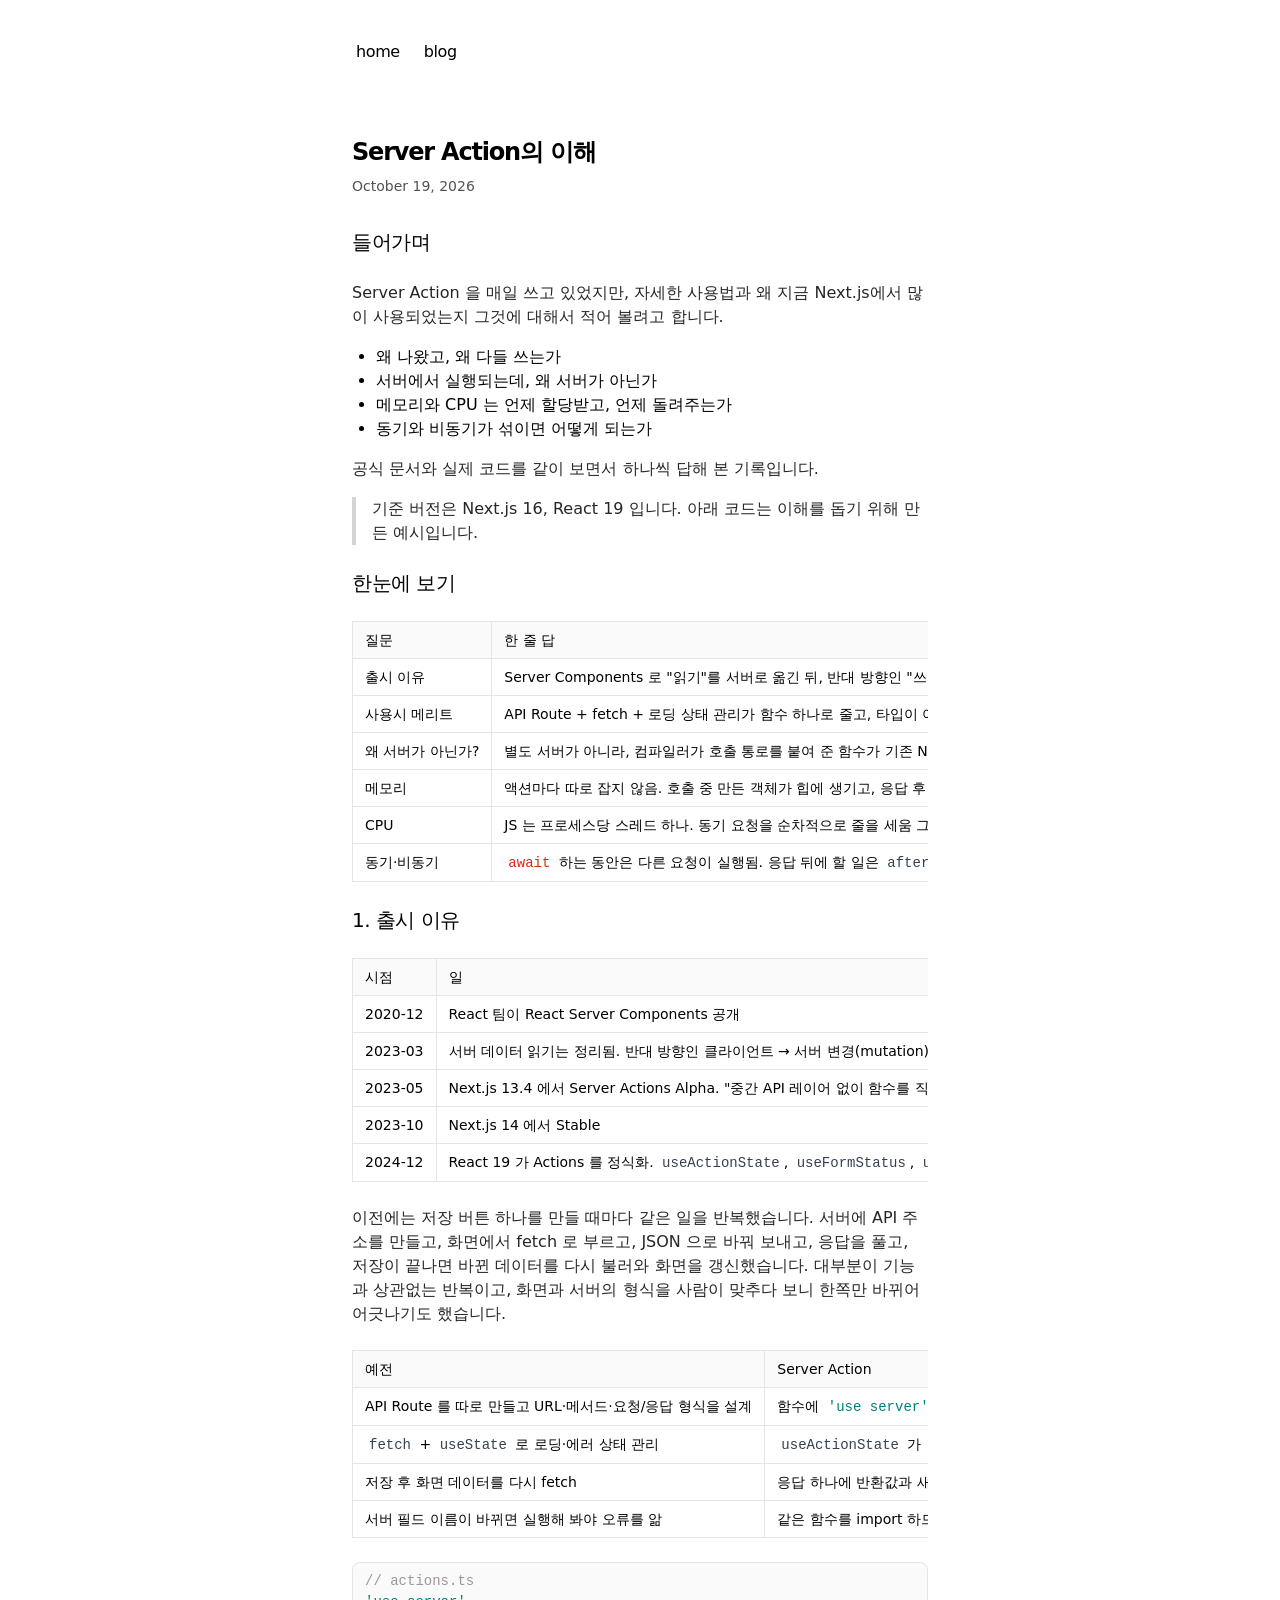
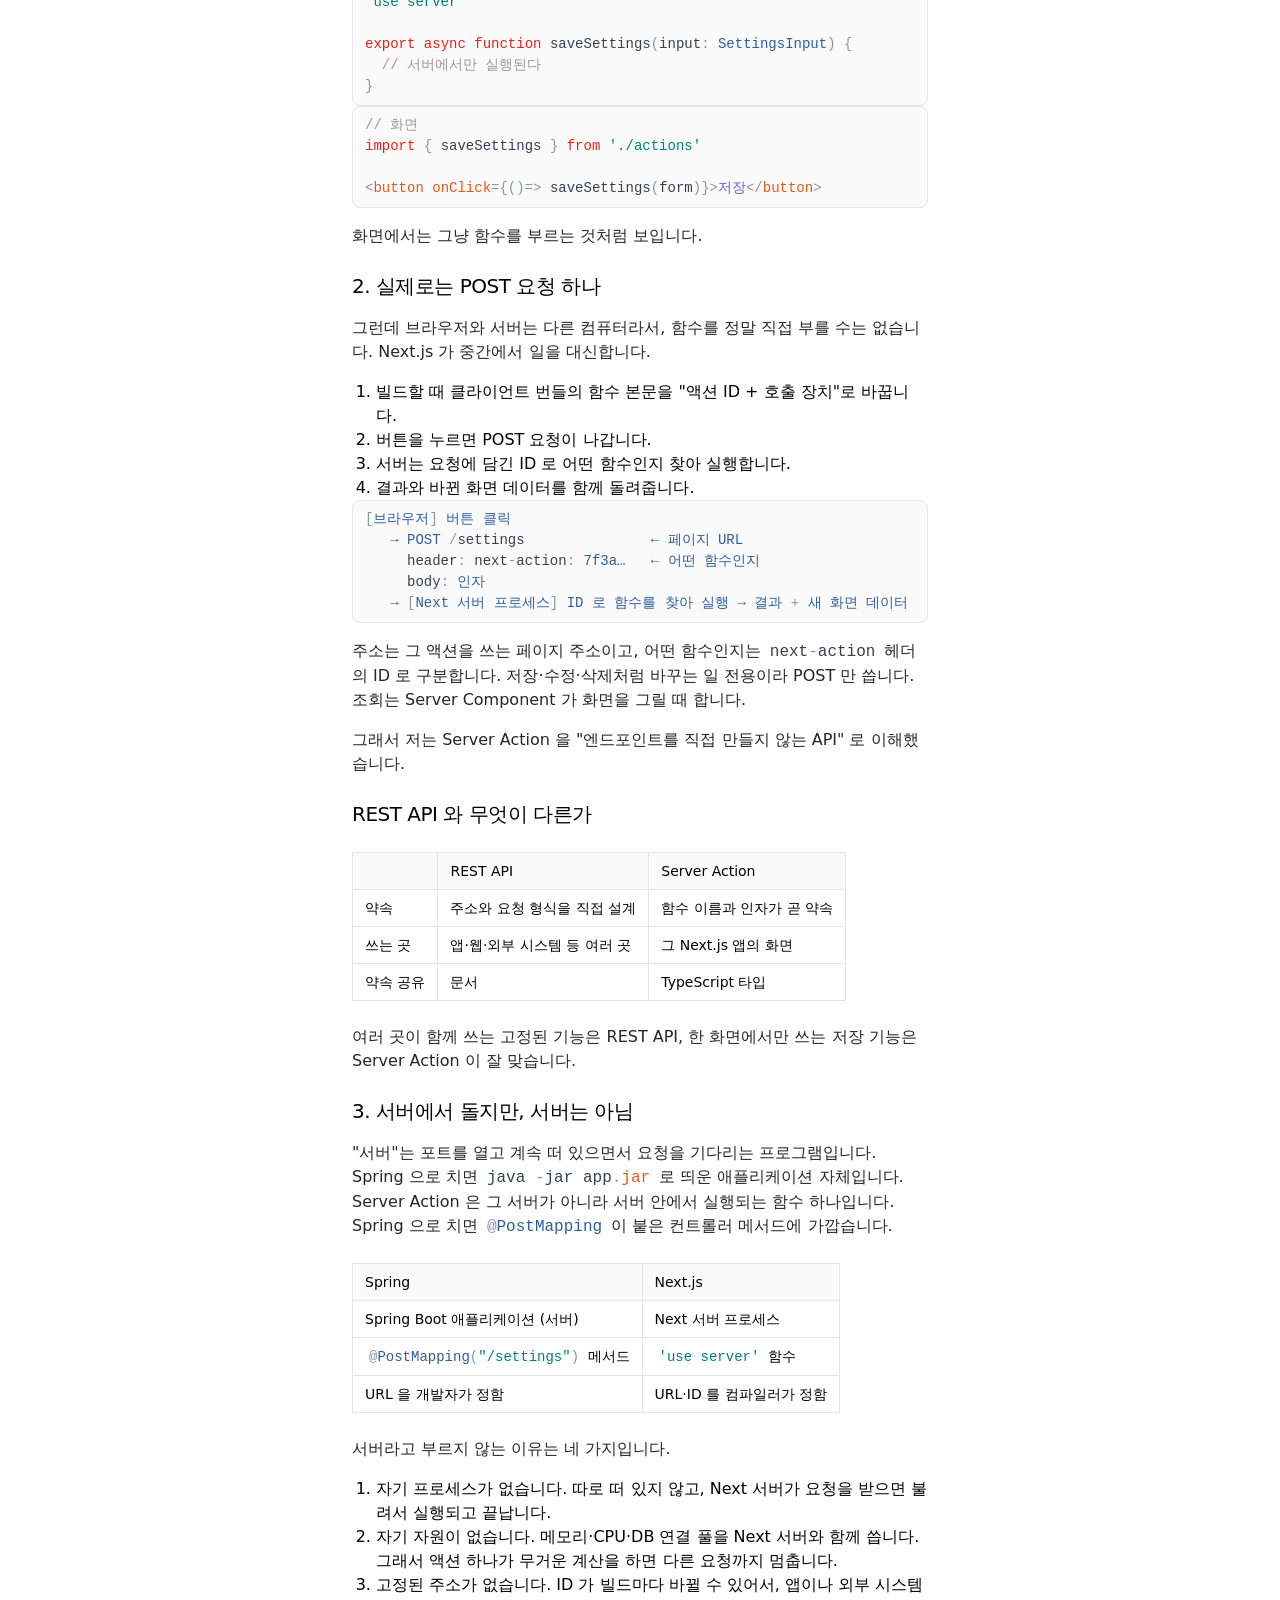
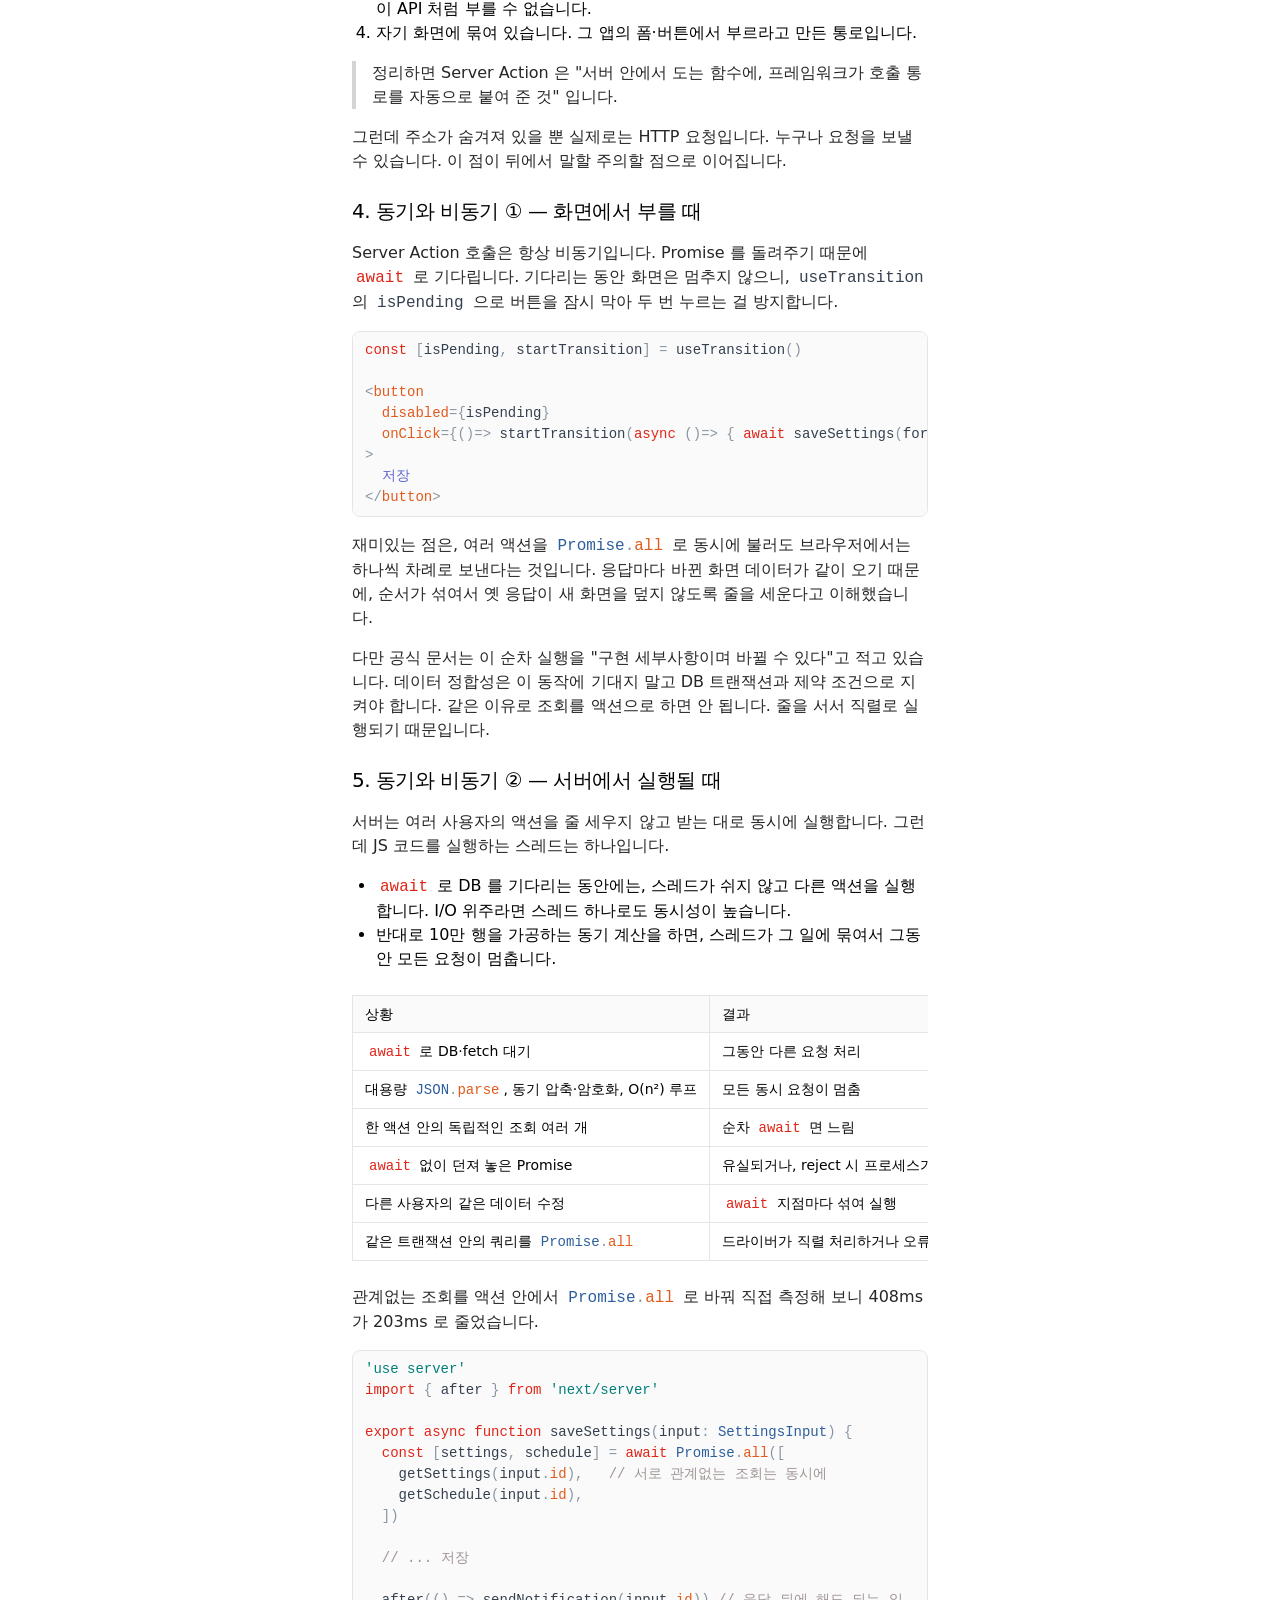
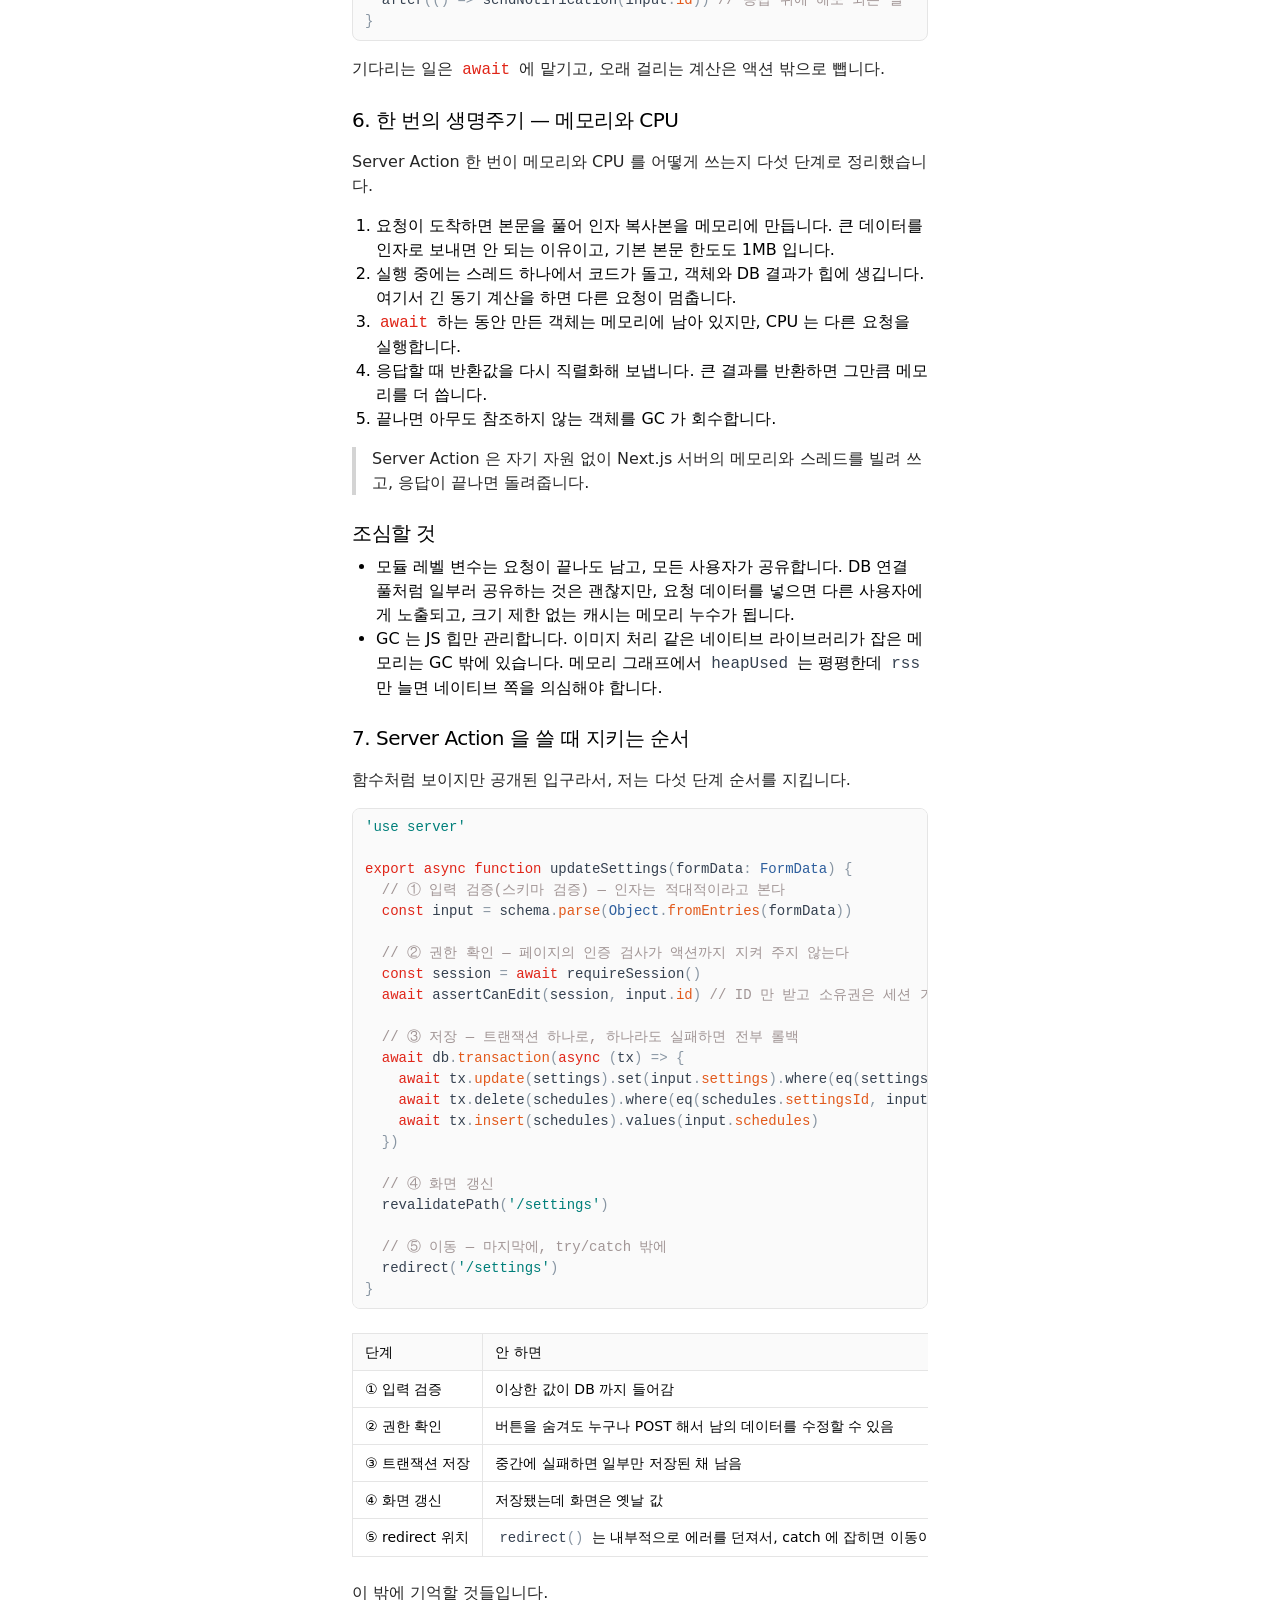
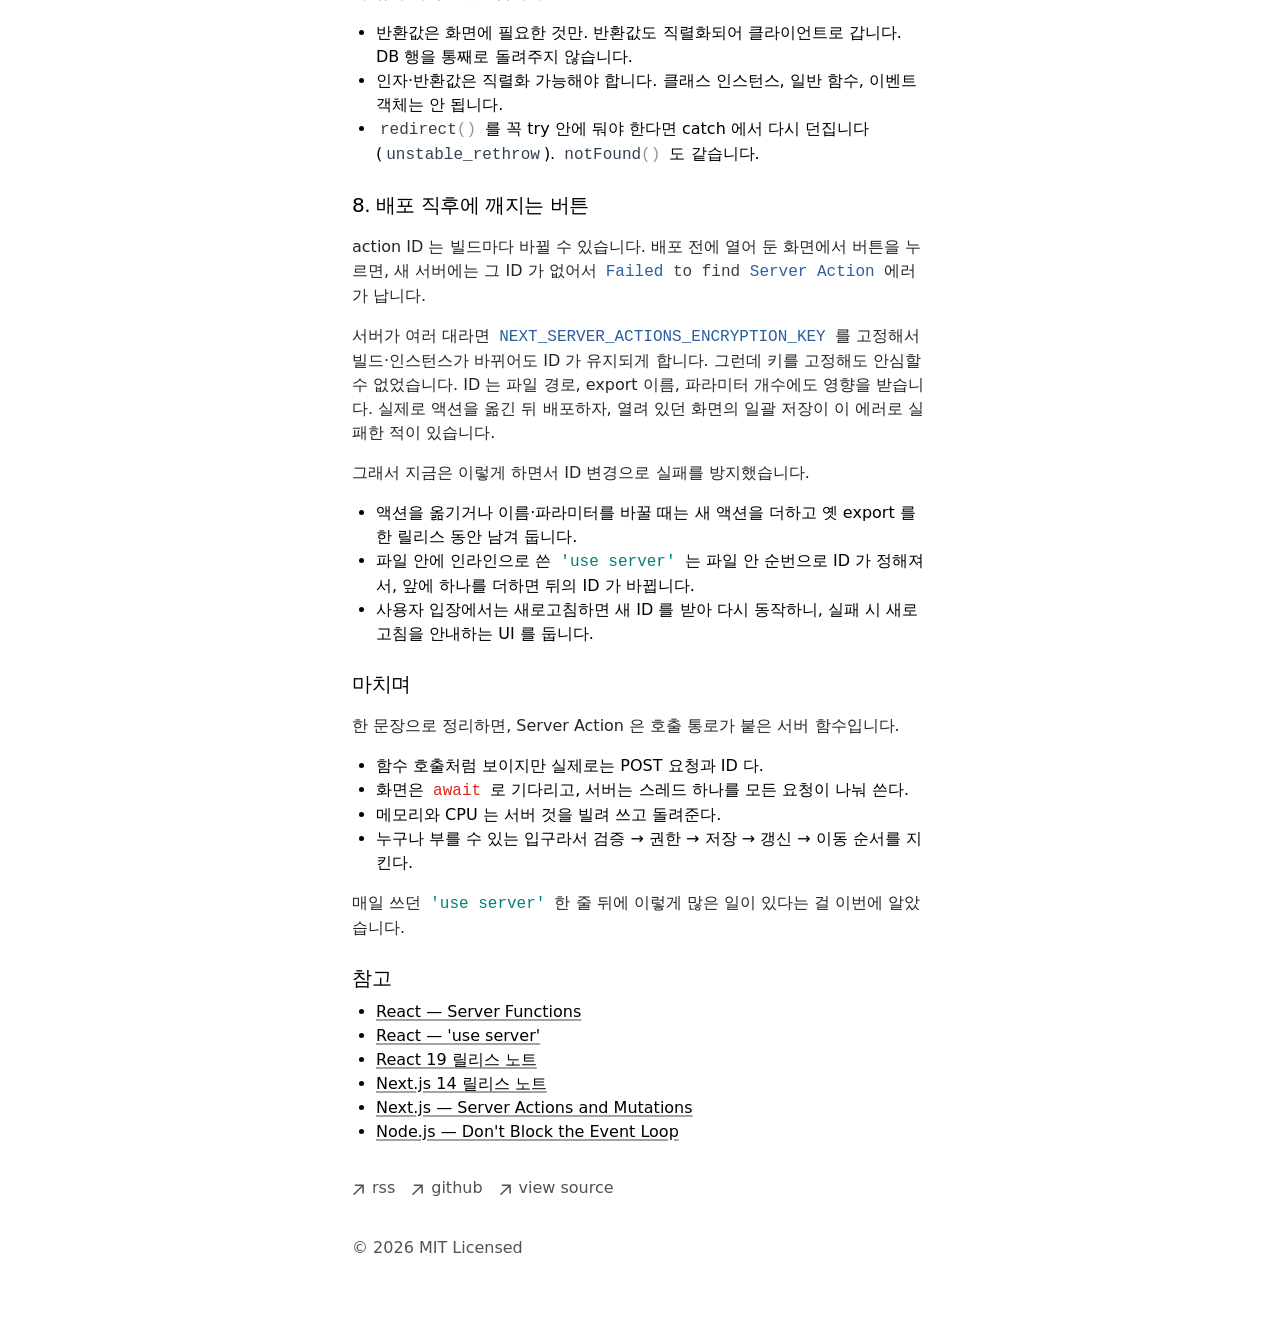
<file: blog/server-action/index.html>
<!DOCTYPE html><!--oyrgmF1Dx3ictpBRRsKuO--><html lang="ko" class="text-black bg-white dark:text-white dark:bg-black geistsans_d5a4f12f-module__oi7R6W__variable geistmono_157ca88a-module__osPrOG__variable"><head><meta charSet="utf-8"/><meta name="viewport" content="width=device-width, initial-scale=1"/><link rel="preload" href="/_next/static/media/GeistMono_Variable.p.aabdd940.woff2" as="font" crossorigin="" type="font/woff2"/><link rel="preload" href="/_next/static/media/Geist_Variable-s.p.35889d8b.woff2" as="font" crossorigin="" type="font/woff2"/><link rel="stylesheet" href="/_next/static/chunks/dd1597630cc93c74.css" data-precedence="next"/><link rel="preload" as="script" fetchPriority="low" href="/_next/static/chunks/ae3509c3d6883f83.js"/><script src="/_next/static/chunks/a9077698ef76e11f.js" async=""></script><script src="/_next/static/chunks/7e861fa2f6e8dac3.js" async=""></script><script src="/_next/static/chunks/cb73eba711e282ea.js" async=""></script><script src="/_next/static/chunks/turbopack-9a8213828bfe24ab.js" async=""></script><script src="/_next/static/chunks/1af1dd91bd03bb80.js" async=""></script><script src="/_next/static/chunks/75f277ecb6d71786.js" async=""></script><script src="/_next/static/chunks/cc5639b053815f24.js" async=""></script><script src="/_next/static/chunks/4904848246fadb45.js" async=""></script><meta name="next-size-adjust" content=""/><title>Server Action의 이해 | 인문학 개발자의 소소한 블로그</title><meta name="description" content="Server Action 을 발표하기 위해 공부하면서 받은 질문들 — 왜 나왔는지, 서버에서 도는데 왜 서버가 아닌지, 메모리와 CPU 는 어떻게 쓰는지, 동기와 비동기가 섞이면 어떻게 되는지 — 에 답하며 정리했습니다."/><meta name="robots" content="index, follow"/><meta name="googlebot" content="index, follow, max-video-preview:-1, max-image-preview:large, max-snippet:-1"/><meta property="og:title" content="Server Action의 이해"/><meta property="og:description" content="Server Action 을 발표하기 위해 공부하면서 받은 질문들 — 왜 나왔는지, 서버에서 도는데 왜 서버가 아닌지, 메모리와 CPU 는 어떻게 쓰는지, 동기와 비동기가 섞이면 어떻게 되는지 — 에 답하며 정리했습니다."/><meta property="og:url" content="https://ppaapp220022.github.io/blog/server-action/"/><meta property="og:image" content="https://ppaapp220022.github.io/og.png"/><meta property="og:type" content="article"/><meta property="article:published_time" content="2026-10-19"/><meta name="twitter:card" content="summary_large_image"/><meta name="twitter:title" content="Server Action의 이해"/><meta name="twitter:description" content="Server Action 을 발표하기 위해 공부하면서 받은 질문들 — 왜 나왔는지, 서버에서 도는데 왜 서버가 아닌지, 메모리와 CPU 는 어떻게 쓰는지, 동기와 비동기가 섞이면 어떻게 되는지 — 에 답하며 정리했습니다."/><meta name="twitter:image" content="https://ppaapp220022.github.io/og.png"/><script src="/_next/static/chunks/a6dad97d9634a72d.js" noModule=""></script></head><body class="antialiased max-w-xl mx-4 mt-8 lg:mx-auto"><div hidden=""><!--$--><!--/$--></div><main class="flex-auto min-w-0 mt-6 flex flex-col px-2 md:px-0"><aside class="-ml-[8px] mb-16 tracking-tight"><div class="lg:sticky lg:top-20"><nav class="flex flex-row items-start relative px-0 pb-0 fade md:overflow-auto scroll-pr-6 md:relative" id="nav"><div class="flex flex-row space-x-0 pr-10"><a class="transition-all hover:text-neutral-800 dark:hover:text-neutral-200 flex align-middle relative py-1 px-2 m-1" href="/">home</a><a class="transition-all hover:text-neutral-800 dark:hover:text-neutral-200 flex align-middle relative py-1 px-2 m-1" href="/blog/">blog</a></div></nav></div></aside><section><script type="application/ld+json">{"@context":"https://schema.org","@type":"BlogPosting","headline":"Server Action의 이해","datePublished":"2026-10-19","dateModified":"2026-10-19","description":"Server Action 을 발표하기 위해 공부하면서 받은 질문들 — 왜 나왔는지, 서버에서 도는데 왜 서버가 아닌지, 메모리와 CPU 는 어떻게 쓰는지, 동기와 비동기가 섞이면 어떻게 되는지 — 에 답하며 정리했습니다.","image":"https://ppaapp220022.github.io/og.png","url":"https://ppaapp220022.github.io/blog/server-action","author":{"@type":"Person","name":"My Portfolio"}}</script><h1 class="title font-semibold text-2xl tracking-tighter">Server Action의 이해</h1><div class="flex justify-between items-center mt-2 mb-8 text-sm"><p class="text-sm text-neutral-600 dark:text-neutral-400">October 19, 2026</p></div><article class="prose"><h2 id=""><a href="#" class="anchor"></a>들어가며</h2>
<p>Server Action 을 매일 쓰고 있었지만, 자세한 사용법과 왜 지금 Next.js에서 많이 사용되었는지 그것에 대해서 적어 볼려고 합니다.</p>
<ul>
<li>왜 나왔고, 왜 다들 쓰는가</li>
<li>서버에서 실행되는데, 왜 서버가 아닌가</li>
<li>메모리와 CPU 는 언제 할당받고, 언제 돌려주는가</li>
<li>동기와 비동기가 섞이면 어떻게 되는가</li>
</ul>
<p>공식 문서와 실제 코드를 같이 보면서 하나씩 답해 본 기록입니다.</p>
<blockquote>
<p>기준 버전은 Next.js 16, React 19 입니다. 아래 코드는 이해를 돕기 위해 만든 예시입니다.</p>
</blockquote>
<h2 id="-"><a href="#-" class="anchor"></a>한눈에 보기</h2>
<table><thead><tr><th>질문</th><th>한 줄 답</th></tr></thead><tbody><tr><td>출시 이유</td><td>Server Components 로 &quot;읽기&quot;를 서버로 옮긴 뒤, 반대 방향인 &quot;쓰기&quot;를 API 없이 함수 호출로 하려고</td></tr><tr><td>사용시 메리트</td><td>API Route + fetch + 로딩 상태 관리가 함수 하나로 줄고, 타입이 이어지고, 응답 한 번에 결과와 새 화면이 같이 옴</td></tr><tr><td>왜 서버가 아닌가?</td><td>별도 서버가 아니라, 컴파일러가 호출 통로를 붙여 준 함수가 기존 Next.js 서버 프로세스 안에서 도는 것</td></tr><tr><td>메모리</td><td>액션마다 따로 잡지 않음. 호출 중 만든 객체가 힙에 생기고, 응답 후 참조가 끊기면 GC 가 회수</td></tr><tr><td>CPU</td><td>JS 는 프로세스당 스레드 하나. 동기 요청을 순차적으로 줄을 세움 그동안 모든 요청을 막음</td></tr><tr><td>동기·비동기</td><td><code><span class="sh__line"><span class="sh__token--keyword" style="color: var(--sh-keyword)">await</span></span></code> 하는 동안은 다른 요청이 실행됨. 응답 뒤에 할 일은 <code><span class="sh__line"><span class="sh__token--identifier" style="color: var(--sh-identifier)">after</span><span class="sh__token--sign" style="color: var(--sh-sign)">(</span><span class="sh__token--sign" style="color: var(--sh-sign)">)</span></span></code> 로</td></tr></tbody></table>
<h2 id="1-"><a href="#1-" class="anchor"></a>1. 출시 이유</h2>
<table><thead><tr><th>시점</th><th>일</th></tr></thead><tbody><tr><td>2020-12</td><td>React 팀이 React Server Components 공개</td></tr><tr><td>2023-03</td><td>서버 데이터 읽기는 정리됨. 반대 방향인 클라이언트 → 서버 변경(mutation)을 탐색 중</td></tr><tr><td>2023-05</td><td>Next.js 13.4 에서 Server Actions Alpha. &quot;중간 API 레이어 없이 함수를 직접 호출&quot;</td></tr><tr><td>2023-10</td><td>Next.js 14 에서 Stable</td></tr><tr><td>2024-12</td><td>React 19 가 Actions 를 정식화. <code><span class="sh__line"><span class="sh__token--identifier" style="color: var(--sh-identifier)">useActionState</span></span></code>, <code><span class="sh__line"><span class="sh__token--identifier" style="color: var(--sh-identifier)">useFormStatus</span></span></code>, <code><span class="sh__line"><span class="sh__token--identifier" style="color: var(--sh-identifier)">useOptimistic</span></span></code>, <code><span class="sh__line"><span class="sh__token--sign" style="color: var(--sh-sign)">&lt;</span><span class="sh__token--entity" style="color: var(--sh-entity)">form</span><span class="sh__token--space" style="color: var(--sh-space)"> </span><span class="sh__token--property" style="color: var(--sh-property)">action</span><span class="sh__token--sign" style="color: var(--sh-sign)">=</span><span class="sh__token--sign" style="color: var(--sh-sign)">{</span><span class="sh__token--identifier" style="color: var(--sh-identifier)">fn</span><span class="sh__token--sign" style="color: var(--sh-sign)">}</span><span class="sh__token--sign" style="color: var(--sh-sign)">&gt;</span></span></code></td></tr></tbody></table>
<p>이전에는 저장 버튼 하나를 만들 때마다 같은 일을 반복했습니다. 서버에 API 주소를 만들고, 화면에서 fetch 로 부르고, JSON 으로 바꿔 보내고, 응답을 풀고, 저장이 끝나면 바뀐 데이터를 다시 불러와 화면을 갱신했습니다. 대부분이 기능과 상관없는 반복이고, 화면과 서버의 형식을 사람이 맞추다 보니 한쪽만 바뀌어 어긋나기도 했습니다.</p>
<table><thead><tr><th>예전</th><th>Server Action</th></tr></thead><tbody><tr><td>API Route 를 따로 만들고 URL·메서드·요청/응답 형식을 설계</td><td>함수에 <code><span class="sh__line"><span class="sh__token--string" style="color: var(--sh-string)">&#039;</span><span class="sh__token--string" style="color: var(--sh-string)">use server</span><span class="sh__token--string" style="color: var(--sh-string)">&#039;</span></span></code> 만 붙이면 프레임워크가 통로를 만듦</td></tr><tr><td><code><span class="sh__line"><span class="sh__token--identifier" style="color: var(--sh-identifier)">fetch</span></span></code> + <code><span class="sh__line"><span class="sh__token--identifier" style="color: var(--sh-identifier)">useState</span></span></code> 로 로딩·에러 상태 관리</td><td><code><span class="sh__line"><span class="sh__token--identifier" style="color: var(--sh-identifier)">useActionState</span></span></code> 가 <code><span class="sh__line"><span class="sh__token--sign" style="color: var(--sh-sign)">[</span><span class="sh__token--identifier" style="color: var(--sh-identifier)">state</span><span class="sh__token--sign" style="color: var(--sh-sign)">,</span><span class="sh__token--space" style="color: var(--sh-space)"> </span><span class="sh__token--identifier" style="color: var(--sh-identifier)">action</span><span class="sh__token--sign" style="color: var(--sh-sign)">,</span><span class="sh__token--space" style="color: var(--sh-space)"> </span><span class="sh__token--identifier" style="color: var(--sh-identifier)">pending</span><span class="sh__token--sign" style="color: var(--sh-sign)">]</span></span></code> 제공</td></tr><tr><td>저장 후 화면 데이터를 다시 fetch</td><td>응답 하나에 반환값과 새 화면 데이터가 함께 옴</td></tr><tr><td>서버 필드 이름이 바뀌면 실행해 봐야 오류를 앎</td><td>같은 함수를 import 하므로 타입이 공유되어 컴파일 단계에서 잡힘</td></tr></tbody></table>
<pre><code class="language-ts"><span class="sh__line"><span class="sh__token--comment" style="color: var(--sh-comment)">// actions.ts</span></span>
<span class="sh__line"><span class="sh__token--comment" style="color: var(--sh-comment)"></span><span class="sh__token--string" style="color: var(--sh-string)">&#039;</span><span class="sh__token--string" style="color: var(--sh-string)">use server</span><span class="sh__token--string" style="color: var(--sh-string)">&#039;</span><span class="sh__token--break" style="color: var(--sh-break)"></span></span>
<span class="sh__line"><span class="sh__token--break" style="color: var(--sh-break)"></span></span>
<span class="sh__line"><span class="sh__token--keyword" style="color: var(--sh-keyword)">export</span><span class="sh__token--space" style="color: var(--sh-space)"> </span><span class="sh__token--keyword" style="color: var(--sh-keyword)">async</span><span class="sh__token--space" style="color: var(--sh-space)"> </span><span class="sh__token--keyword" style="color: var(--sh-keyword)">function</span><span class="sh__token--space" style="color: var(--sh-space)"> </span><span class="sh__token--identifier" style="color: var(--sh-identifier)">saveSettings</span><span class="sh__token--sign" style="color: var(--sh-sign)">(</span><span class="sh__token--identifier" style="color: var(--sh-identifier)">input</span><span class="sh__token--sign" style="color: var(--sh-sign)">:</span><span class="sh__token--space" style="color: var(--sh-space)"> </span><span class="sh__token--class" style="color: var(--sh-class)">SettingsInput</span><span class="sh__token--sign" style="color: var(--sh-sign)">)</span><span class="sh__token--space" style="color: var(--sh-space)"> </span><span class="sh__token--sign" style="color: var(--sh-sign)">{</span><span class="sh__token--break" style="color: var(--sh-break)"></span></span>
<span class="sh__line"><span class="sh__token--space" style="color: var(--sh-space)">  </span><span class="sh__token--comment" style="color: var(--sh-comment)">// 서버에서만 실행된다</span></span>
<span class="sh__line"><span class="sh__token--comment" style="color: var(--sh-comment)"></span><span class="sh__token--sign" style="color: var(--sh-sign)">}</span><span class="sh__token--break" style="color: var(--sh-break)"></span></span></code></pre>
<pre><code class="language-tsx"><span class="sh__line"><span class="sh__token--comment" style="color: var(--sh-comment)">// 화면</span></span>
<span class="sh__line"><span class="sh__token--comment" style="color: var(--sh-comment)"></span><span class="sh__token--keyword" style="color: var(--sh-keyword)">import</span><span class="sh__token--space" style="color: var(--sh-space)"> </span><span class="sh__token--sign" style="color: var(--sh-sign)">{</span><span class="sh__token--space" style="color: var(--sh-space)"> </span><span class="sh__token--identifier" style="color: var(--sh-identifier)">saveSettings</span><span class="sh__token--space" style="color: var(--sh-space)"> </span><span class="sh__token--sign" style="color: var(--sh-sign)">}</span><span class="sh__token--space" style="color: var(--sh-space)"> </span><span class="sh__token--keyword" style="color: var(--sh-keyword)">from</span><span class="sh__token--space" style="color: var(--sh-space)"> </span><span class="sh__token--string" style="color: var(--sh-string)">&#039;</span><span class="sh__token--string" style="color: var(--sh-string)">./actions</span><span class="sh__token--string" style="color: var(--sh-string)">&#039;</span><span class="sh__token--break" style="color: var(--sh-break)"></span></span>
<span class="sh__line"><span class="sh__token--break" style="color: var(--sh-break)"></span></span>
<span class="sh__line"><span class="sh__token--sign" style="color: var(--sh-sign)">&lt;</span><span class="sh__token--entity" style="color: var(--sh-entity)">button</span><span class="sh__token--space" style="color: var(--sh-space)"> </span><span class="sh__token--property" style="color: var(--sh-property)">onClick</span><span class="sh__token--sign" style="color: var(--sh-sign)">=</span><span class="sh__token--sign" style="color: var(--sh-sign)">{</span><span class="sh__token--sign" style="color: var(--sh-sign)">(</span><span class="sh__token--sign" style="color: var(--sh-sign)">)</span><span class="sh__token--sign" style="color: var(--sh-sign)">=</span><span class="sh__token--sign" style="color: var(--sh-sign)">&gt;</span><span class="sh__token--space" style="color: var(--sh-space)"> </span><span class="sh__token--identifier" style="color: var(--sh-identifier)">saveSettings</span><span class="sh__token--sign" style="color: var(--sh-sign)">(</span><span class="sh__token--identifier" style="color: var(--sh-identifier)">form</span><span class="sh__token--sign" style="color: var(--sh-sign)">)</span><span class="sh__token--sign" style="color: var(--sh-sign)">}</span><span class="sh__token--sign" style="color: var(--sh-sign)">&gt;</span><span class="sh__token--jsxliterals" style="color: var(--sh-jsxliterals)">저장</span><span class="sh__token--sign" style="color: var(--sh-sign)">&lt;/</span><span class="sh__token--entity" style="color: var(--sh-entity)">button</span><span class="sh__token--sign" style="color: var(--sh-sign)">&gt;</span><span class="sh__token--break" style="color: var(--sh-break)"></span></span></code></pre>
<p>화면에서는 그냥 함수를 부르는 것처럼 보입니다.</p>
<h2 id="2-post-"><a href="#2-post-" class="anchor"></a>2. 실제로는 POST 요청 하나</h2>
<p>그런데 브라우저와 서버는 다른 컴퓨터라서, 함수를 정말 직접 부를 수는 없습니다. Next.js 가 중간에서 일을 대신합니다.</p>
<ol>
<li><strong>빌드할 때</strong> 클라이언트 번들의 함수 본문을 &quot;액션 ID + 호출 장치&quot;로 바꿉니다.</li>
<li>버튼을 누르면 <strong>POST 요청</strong>이 나갑니다.</li>
<li>서버는 요청에 담긴 <strong>ID 로 어떤 함수인지 찾아</strong> 실행합니다.</li>
<li>결과와 <strong>바뀐 화면 데이터</strong>를 함께 돌려줍니다.</li>
</ol>
<pre><code><span class="sh__line"><span class="sh__token--sign" style="color: var(--sh-sign)">[</span><span class="sh__token--class" style="color: var(--sh-class)">브라우저</span><span class="sh__token--sign" style="color: var(--sh-sign)">]</span><span class="sh__token--space" style="color: var(--sh-space)"> </span><span class="sh__token--class" style="color: var(--sh-class)">버튼</span><span class="sh__token--space" style="color: var(--sh-space)"> </span><span class="sh__token--class" style="color: var(--sh-class)">클릭</span><span class="sh__token--break" style="color: var(--sh-break)"></span></span>
<span class="sh__line"><span class="sh__token--space" style="color: var(--sh-space)">   </span><span class="sh__token--class" style="color: var(--sh-class)">→</span><span class="sh__token--space" style="color: var(--sh-space)"> </span><span class="sh__token--class" style="color: var(--sh-class)">POST</span><span class="sh__token--space" style="color: var(--sh-space)"> </span><span class="sh__token--sign" style="color: var(--sh-sign)">/</span><span class="sh__token--identifier" style="color: var(--sh-identifier)">settings</span><span class="sh__token--space" style="color: var(--sh-space)"> </span><span class="sh__token--space" style="color: var(--sh-space)">              </span><span class="sh__token--class" style="color: var(--sh-class)">←</span><span class="sh__token--space" style="color: var(--sh-space)"> </span><span class="sh__token--class" style="color: var(--sh-class)">페이지</span><span class="sh__token--space" style="color: var(--sh-space)"> </span><span class="sh__token--class" style="color: var(--sh-class)">URL</span><span class="sh__token--break" style="color: var(--sh-break)"></span></span>
<span class="sh__line"><span class="sh__token--space" style="color: var(--sh-space)">     </span><span class="sh__token--identifier" style="color: var(--sh-identifier)">header</span><span class="sh__token--sign" style="color: var(--sh-sign)">:</span><span class="sh__token--space" style="color: var(--sh-space)"> </span><span class="sh__token--identifier" style="color: var(--sh-identifier)">next</span><span class="sh__token--sign" style="color: var(--sh-sign)">-</span><span class="sh__token--identifier" style="color: var(--sh-identifier)">action</span><span class="sh__token--sign" style="color: var(--sh-sign)">:</span><span class="sh__token--space" style="color: var(--sh-space)"> </span><span class="sh__token--class" style="color: var(--sh-class)">7f3a…</span><span class="sh__token--space" style="color: var(--sh-space)"> </span><span class="sh__token--space" style="color: var(--sh-space)">  </span><span class="sh__token--class" style="color: var(--sh-class)">←</span><span class="sh__token--space" style="color: var(--sh-space)"> </span><span class="sh__token--class" style="color: var(--sh-class)">어떤</span><span class="sh__token--space" style="color: var(--sh-space)"> </span><span class="sh__token--class" style="color: var(--sh-class)">함수인지</span><span class="sh__token--break" style="color: var(--sh-break)"></span></span>
<span class="sh__line"><span class="sh__token--space" style="color: var(--sh-space)">     </span><span class="sh__token--identifier" style="color: var(--sh-identifier)">body</span><span class="sh__token--sign" style="color: var(--sh-sign)">:</span><span class="sh__token--space" style="color: var(--sh-space)"> </span><span class="sh__token--class" style="color: var(--sh-class)">인자</span><span class="sh__token--break" style="color: var(--sh-break)"></span></span>
<span class="sh__line"><span class="sh__token--space" style="color: var(--sh-space)">   </span><span class="sh__token--class" style="color: var(--sh-class)">→</span><span class="sh__token--space" style="color: var(--sh-space)"> </span><span class="sh__token--sign" style="color: var(--sh-sign)">[</span><span class="sh__token--class" style="color: var(--sh-class)">Next</span><span class="sh__token--space" style="color: var(--sh-space)"> </span><span class="sh__token--class" style="color: var(--sh-class)">서버</span><span class="sh__token--space" style="color: var(--sh-space)"> </span><span class="sh__token--class" style="color: var(--sh-class)">프로세스</span><span class="sh__token--sign" style="color: var(--sh-sign)">]</span><span class="sh__token--space" style="color: var(--sh-space)"> </span><span class="sh__token--class" style="color: var(--sh-class)">ID</span><span class="sh__token--space" style="color: var(--sh-space)"> </span><span class="sh__token--class" style="color: var(--sh-class)">로</span><span class="sh__token--space" style="color: var(--sh-space)"> </span><span class="sh__token--class" style="color: var(--sh-class)">함수를</span><span class="sh__token--space" style="color: var(--sh-space)"> </span><span class="sh__token--class" style="color: var(--sh-class)">찾아</span><span class="sh__token--space" style="color: var(--sh-space)"> </span><span class="sh__token--class" style="color: var(--sh-class)">실행</span><span class="sh__token--space" style="color: var(--sh-space)"> </span><span class="sh__token--class" style="color: var(--sh-class)">→</span><span class="sh__token--space" style="color: var(--sh-space)"> </span><span class="sh__token--class" style="color: var(--sh-class)">결과</span><span class="sh__token--space" style="color: var(--sh-space)"> </span><span class="sh__token--sign" style="color: var(--sh-sign)">+</span><span class="sh__token--space" style="color: var(--sh-space)"> </span><span class="sh__token--class" style="color: var(--sh-class)">새</span><span class="sh__token--space" style="color: var(--sh-space)"> </span><span class="sh__token--class" style="color: var(--sh-class)">화면</span><span class="sh__token--space" style="color: var(--sh-space)"> </span><span class="sh__token--class" style="color: var(--sh-class)">데이터</span><span class="sh__token--break" style="color: var(--sh-break)"></span></span></code></pre>
<p>주소는 그 액션을 쓰는 페이지 주소이고, 어떤 함수인지는 <code><span class="sh__line"><span class="sh__token--identifier" style="color: var(--sh-identifier)">next</span><span class="sh__token--sign" style="color: var(--sh-sign)">-</span><span class="sh__token--identifier" style="color: var(--sh-identifier)">action</span></span></code> 헤더의 ID 로 구분합니다. 저장·수정·삭제처럼 바꾸는 일 전용이라 POST 만 씁니다. 조회는 Server Component 가 화면을 그릴 때 합니다.</p>
<p>그래서 저는 Server Action 을 <strong>&quot;엔드포인트를 직접 만들지 않는 API&quot;</strong> 로 이해했습니다.</p>
<h3 id="rest-api-"><a href="#rest-api-" class="anchor"></a>REST API 와 무엇이 다른가</h3>
<table><thead><tr><th></th><th>REST API</th><th>Server Action</th></tr></thead><tbody><tr><td>약속</td><td>주소와 요청 형식을 직접 설계</td><td>함수 이름과 인자가 곧 약속</td></tr><tr><td>쓰는 곳</td><td>앱·웹·외부 시스템 등 여러 곳</td><td>그 Next.js 앱의 화면</td></tr><tr><td>약속 공유</td><td>문서</td><td>TypeScript 타입</td></tr></tbody></table>
<p>여러 곳이 함께 쓰는 고정된 기능은 REST API, <strong>한 화면에서만 쓰는 저장 기능은 Server Action</strong> 이 잘 맞습니다.</p>
<h2 id="3-"><a href="#3-" class="anchor"></a>3. 서버에서 돌지만, 서버는 아님</h2>
<p>&quot;서버&quot;는 포트를 열고 계속 떠 있으면서 요청을 기다리는 프로그램입니다. Spring 으로 치면 <code><span class="sh__line"><span class="sh__token--identifier" style="color: var(--sh-identifier)">java</span><span class="sh__token--space" style="color: var(--sh-space)"> </span><span class="sh__token--sign" style="color: var(--sh-sign)">-</span><span class="sh__token--identifier" style="color: var(--sh-identifier)">jar</span><span class="sh__token--space" style="color: var(--sh-space)"> </span><span class="sh__token--identifier" style="color: var(--sh-identifier)">app</span><span class="sh__token--sign" style="color: var(--sh-sign)">.</span><span class="sh__token--property" style="color: var(--sh-property)">jar</span></span></code> 로 띄운 애플리케이션 자체입니다. Server Action 은 그 서버가 아니라 <strong>서버 안에서 실행되는 함수 하나</strong>입니다. Spring 으로 치면 <code><span class="sh__line"><span class="sh__token--sign" style="color: var(--sh-sign)">@</span><span class="sh__token--class" style="color: var(--sh-class)">PostMapping</span></span></code> 이 붙은 컨트롤러 메서드에 가깝습니다.</p>
<table><thead><tr><th>Spring</th><th>Next.js</th></tr></thead><tbody><tr><td>Spring Boot 애플리케이션 (서버)</td><td>Next 서버 프로세스</td></tr><tr><td><code><span class="sh__line"><span class="sh__token--sign" style="color: var(--sh-sign)">@</span><span class="sh__token--class" style="color: var(--sh-class)">PostMapping</span><span class="sh__token--sign" style="color: var(--sh-sign)">(</span><span class="sh__token--string" style="color: var(--sh-string)">&quot;</span><span class="sh__token--string" style="color: var(--sh-string)">/settings</span><span class="sh__token--string" style="color: var(--sh-string)">&quot;</span><span class="sh__token--sign" style="color: var(--sh-sign)">)</span></span></code> 메서드</td><td><code><span class="sh__line"><span class="sh__token--string" style="color: var(--sh-string)">&#039;</span><span class="sh__token--string" style="color: var(--sh-string)">use server</span><span class="sh__token--string" style="color: var(--sh-string)">&#039;</span></span></code> 함수</td></tr><tr><td>URL 을 개발자가 정함</td><td>URL·ID 를 컴파일러가 정함</td></tr></tbody></table>
<p>서버라고 부르지 않는 이유는 네 가지입니다.</p>
<ol>
<li><strong>자기 프로세스가 없습니다.</strong> 따로 떠 있지 않고, Next 서버가 요청을 받으면 불려서 실행되고 끝납니다.</li>
<li><strong>자기 자원이 없습니다.</strong> 메모리·CPU·DB 연결 풀을 Next 서버와 함께 씁니다. 그래서 액션 하나가 무거운 계산을 하면 다른 요청까지 멈춥니다.</li>
<li><strong>고정된 주소가 없습니다.</strong> ID 가 빌드마다 바뀔 수 있어서, 앱이나 외부 시스템이 API 처럼 부를 수 없습니다.</li>
<li><strong>자기 화면에 묶여 있습니다.</strong> 그 앱의 폼·버튼에서 부르라고 만든 통로입니다.</li>
</ol>
<blockquote>
<p>정리하면 Server Action 은 <strong>&quot;서버 안에서 도는 함수에, 프레임워크가 호출 통로를 자동으로 붙여 준 것&quot;</strong> 입니다.</p>
</blockquote>
<p>그런데 주소가 숨겨져 있을 뿐 실제로는 HTTP 요청입니다. <strong>누구나 요청을 보낼 수 있습니다.</strong> 이 점이 뒤에서 말할 주의할 점으로 이어집니다.</p>
<h2 id="4-"><a href="#4-" class="anchor"></a>4. 동기와 비동기 ① — 화면에서 부를 때</h2>
<p>Server Action 호출은 <strong>항상 비동기</strong>입니다. Promise 를 돌려주기 때문에 <code><span class="sh__line"><span class="sh__token--keyword" style="color: var(--sh-keyword)">await</span></span></code> 로 기다립니다. 기다리는 동안 화면은 멈추지 않으니, <code><span class="sh__line"><span class="sh__token--identifier" style="color: var(--sh-identifier)">useTransition</span></span></code> 의 <code><span class="sh__line"><span class="sh__token--identifier" style="color: var(--sh-identifier)">isPending</span></span></code> 으로 버튼을 잠시 막아 두 번 누르는 걸 방지합니다.</p>
<pre><code class="language-tsx"><span class="sh__line"><span class="sh__token--keyword" style="color: var(--sh-keyword)">const</span><span class="sh__token--space" style="color: var(--sh-space)"> </span><span class="sh__token--sign" style="color: var(--sh-sign)">[</span><span class="sh__token--identifier" style="color: var(--sh-identifier)">isPending</span><span class="sh__token--sign" style="color: var(--sh-sign)">,</span><span class="sh__token--space" style="color: var(--sh-space)"> </span><span class="sh__token--identifier" style="color: var(--sh-identifier)">startTransition</span><span class="sh__token--sign" style="color: var(--sh-sign)">]</span><span class="sh__token--space" style="color: var(--sh-space)"> </span><span class="sh__token--sign" style="color: var(--sh-sign)">=</span><span class="sh__token--space" style="color: var(--sh-space)"> </span><span class="sh__token--identifier" style="color: var(--sh-identifier)">useTransition</span><span class="sh__token--sign" style="color: var(--sh-sign)">(</span><span class="sh__token--sign" style="color: var(--sh-sign)">)</span><span class="sh__token--break" style="color: var(--sh-break)"></span></span>
<span class="sh__line"><span class="sh__token--break" style="color: var(--sh-break)"></span></span>
<span class="sh__line"><span class="sh__token--sign" style="color: var(--sh-sign)">&lt;</span><span class="sh__token--entity" style="color: var(--sh-entity)">button</span><span class="sh__token--break" style="color: var(--sh-break)"></span></span>
<span class="sh__line"><span class="sh__token--space" style="color: var(--sh-space)">  </span><span class="sh__token--property" style="color: var(--sh-property)">disabled</span><span class="sh__token--sign" style="color: var(--sh-sign)">=</span><span class="sh__token--sign" style="color: var(--sh-sign)">{</span><span class="sh__token--identifier" style="color: var(--sh-identifier)">isPending</span><span class="sh__token--sign" style="color: var(--sh-sign)">}</span><span class="sh__token--break" style="color: var(--sh-break)"></span></span>
<span class="sh__line"><span class="sh__token--space" style="color: var(--sh-space)">  </span><span class="sh__token--property" style="color: var(--sh-property)">onClick</span><span class="sh__token--sign" style="color: var(--sh-sign)">=</span><span class="sh__token--sign" style="color: var(--sh-sign)">{</span><span class="sh__token--sign" style="color: var(--sh-sign)">(</span><span class="sh__token--sign" style="color: var(--sh-sign)">)</span><span class="sh__token--sign" style="color: var(--sh-sign)">=</span><span class="sh__token--sign" style="color: var(--sh-sign)">&gt;</span><span class="sh__token--space" style="color: var(--sh-space)"> </span><span class="sh__token--identifier" style="color: var(--sh-identifier)">startTransition</span><span class="sh__token--sign" style="color: var(--sh-sign)">(</span><span class="sh__token--keyword" style="color: var(--sh-keyword)">async</span><span class="sh__token--space" style="color: var(--sh-space)"> </span><span class="sh__token--sign" style="color: var(--sh-sign)">(</span><span class="sh__token--sign" style="color: var(--sh-sign)">)</span><span class="sh__token--sign" style="color: var(--sh-sign)">=</span><span class="sh__token--sign" style="color: var(--sh-sign)">&gt;</span><span class="sh__token--space" style="color: var(--sh-space)"> </span><span class="sh__token--sign" style="color: var(--sh-sign)">{</span><span class="sh__token--space" style="color: var(--sh-space)"> </span><span class="sh__token--keyword" style="color: var(--sh-keyword)">await</span><span class="sh__token--space" style="color: var(--sh-space)"> </span><span class="sh__token--identifier" style="color: var(--sh-identifier)">saveSettings</span><span class="sh__token--sign" style="color: var(--sh-sign)">(</span><span class="sh__token--identifier" style="color: var(--sh-identifier)">form</span><span class="sh__token--sign" style="color: var(--sh-sign)">)</span><span class="sh__token--space" style="color: var(--sh-space)"> </span><span class="sh__token--sign" style="color: var(--sh-sign)">}</span><span class="sh__token--sign" style="color: var(--sh-sign)">)</span><span class="sh__token--sign" style="color: var(--sh-sign)">}</span><span class="sh__token--break" style="color: var(--sh-break)"></span></span>
<span class="sh__line"><span class="sh__token--sign" style="color: var(--sh-sign)">&gt;</span><span class="sh__token--jsxliterals" style="color: var(--sh-jsxliterals)"></span></span>
<span class="sh__line"><span class="sh__token--jsxliterals" style="color: var(--sh-jsxliterals)"></span><span class="sh__token--jsxliterals" style="color: var(--sh-jsxliterals)">  저장</span><span class="sh__token--jsxliterals" style="color: var(--sh-jsxliterals)"></span></span>
<span class="sh__line"><span class="sh__token--jsxliterals" style="color: var(--sh-jsxliterals)"></span><span class="sh__token--sign" style="color: var(--sh-sign)">&lt;/</span><span class="sh__token--entity" style="color: var(--sh-entity)">button</span><span class="sh__token--sign" style="color: var(--sh-sign)">&gt;</span><span class="sh__token--break" style="color: var(--sh-break)"></span></span></code></pre>
<p>재미있는 점은, 여러 액션을 <code><span class="sh__line"><span class="sh__token--class" style="color: var(--sh-class)">Promise</span><span class="sh__token--sign" style="color: var(--sh-sign)">.</span><span class="sh__token--property" style="color: var(--sh-property)">all</span></span></code> 로 동시에 불러도 <strong>브라우저에서는 하나씩 차례로 보낸다</strong>는 것입니다. 응답마다 바뀐 화면 데이터가 같이 오기 때문에, 순서가 섞여서 옛 응답이 새 화면을 덮지 않도록 줄을 세운다고 이해했습니다.</p>
<p>다만 공식 문서는 이 순차 실행을 &quot;구현 세부사항이며 바뀔 수 있다&quot;고 적고 있습니다. 데이터 정합성은 이 동작에 기대지 말고 DB 트랜잭션과 제약 조건으로 지켜야 합니다. 같은 이유로 <strong>조회를 액션으로 하면 안 됩니다.</strong> 줄을 서서 직렬로 실행되기 때문입니다.</p>
<h2 id="5-"><a href="#5-" class="anchor"></a>5. 동기와 비동기 ② — 서버에서 실행될 때</h2>
<p>서버는 여러 사용자의 액션을 줄 세우지 않고 <strong>받는 대로 동시에</strong> 실행합니다. 그런데 JS 코드를 실행하는 <strong>스레드는 하나</strong>입니다.</p>
<ul>
<li><code><span class="sh__line"><span class="sh__token--keyword" style="color: var(--sh-keyword)">await</span></span></code> 로 DB 를 기다리는 동안에는, 스레드가 쉬지 않고 <strong>다른 액션을 실행</strong>합니다. I/O 위주라면 스레드 하나로도 동시성이 높습니다.</li>
<li>반대로 10만 행을 가공하는 <strong>동기 계산</strong>을 하면, 스레드가 그 일에 묶여서 <strong>그동안 모든 요청이 멈춥니다.</strong></li>
</ul>
<table><thead><tr><th>상황</th><th>결과</th><th>대응</th></tr></thead><tbody><tr><td><code><span class="sh__line"><span class="sh__token--keyword" style="color: var(--sh-keyword)">await</span></span></code> 로 DB·fetch 대기</td><td>그동안 다른 요청 처리</td><td>그대로 OK</td></tr><tr><td>대용량 <code><span class="sh__line"><span class="sh__token--class" style="color: var(--sh-class)">JSON</span><span class="sh__token--sign" style="color: var(--sh-sign)">.</span><span class="sh__token--property" style="color: var(--sh-property)">parse</span></span></code>, 동기 압축·암호화, O(n²) 루프</td><td>모든 동시 요청이 멈춤</td><td>잘게 쪼개거나 워커·별도 작업으로</td></tr><tr><td>한 액션 안의 독립적인 조회 여러 개</td><td>순차 <code><span class="sh__line"><span class="sh__token--keyword" style="color: var(--sh-keyword)">await</span></span></code> 면 느림</td><td>액션 <strong>안에서</strong> <code><span class="sh__line"><span class="sh__token--class" style="color: var(--sh-class)">Promise</span><span class="sh__token--sign" style="color: var(--sh-sign)">.</span><span class="sh__token--property" style="color: var(--sh-property)">all</span></span></code></td></tr><tr><td><code><span class="sh__line"><span class="sh__token--keyword" style="color: var(--sh-keyword)">await</span></span></code> 없이 던져 놓은 Promise</td><td>유실되거나, reject 시 프로세스가 죽을 수 있음</td><td><code><span class="sh__line"><span class="sh__token--identifier" style="color: var(--sh-identifier)">after</span><span class="sh__token--sign" style="color: var(--sh-sign)">(</span><span class="sh__token--sign" style="color: var(--sh-sign)">)</span></span></code> 사용</td></tr><tr><td>다른 사용자의 같은 데이터 수정</td><td><code><span class="sh__line"><span class="sh__token--keyword" style="color: var(--sh-keyword)">await</span></span></code> 지점마다 섞여 실행</td><td>트랜잭션·잠금·제약 조건</td></tr><tr><td>같은 트랜잭션 안의 쿼리를 <code><span class="sh__line"><span class="sh__token--class" style="color: var(--sh-class)">Promise</span><span class="sh__token--sign" style="color: var(--sh-sign)">.</span><span class="sh__token--property" style="color: var(--sh-property)">all</span></span></code></td><td>드라이버가 직렬 처리하거나 오류</td><td>트랜잭션 안은 순차 <code><span class="sh__line"><span class="sh__token--keyword" style="color: var(--sh-keyword)">await</span></span></code></td></tr></tbody></table>
<p>관계없는 조회를 액션 안에서 <code><span class="sh__line"><span class="sh__token--class" style="color: var(--sh-class)">Promise</span><span class="sh__token--sign" style="color: var(--sh-sign)">.</span><span class="sh__token--property" style="color: var(--sh-property)">all</span></span></code> 로 바꿔 직접 측정해 보니 <strong>408ms 가 203ms</strong> 로 줄었습니다.</p>
<pre><code class="language-ts"><span class="sh__line"><span class="sh__token--string" style="color: var(--sh-string)">&#039;</span><span class="sh__token--string" style="color: var(--sh-string)">use server</span><span class="sh__token--string" style="color: var(--sh-string)">&#039;</span><span class="sh__token--break" style="color: var(--sh-break)"></span></span>
<span class="sh__line"><span class="sh__token--keyword" style="color: var(--sh-keyword)">import</span><span class="sh__token--space" style="color: var(--sh-space)"> </span><span class="sh__token--sign" style="color: var(--sh-sign)">{</span><span class="sh__token--space" style="color: var(--sh-space)"> </span><span class="sh__token--identifier" style="color: var(--sh-identifier)">after</span><span class="sh__token--space" style="color: var(--sh-space)"> </span><span class="sh__token--sign" style="color: var(--sh-sign)">}</span><span class="sh__token--space" style="color: var(--sh-space)"> </span><span class="sh__token--keyword" style="color: var(--sh-keyword)">from</span><span class="sh__token--space" style="color: var(--sh-space)"> </span><span class="sh__token--string" style="color: var(--sh-string)">&#039;</span><span class="sh__token--string" style="color: var(--sh-string)">next/server</span><span class="sh__token--string" style="color: var(--sh-string)">&#039;</span><span class="sh__token--break" style="color: var(--sh-break)"></span></span>
<span class="sh__line"><span class="sh__token--break" style="color: var(--sh-break)"></span></span>
<span class="sh__line"><span class="sh__token--keyword" style="color: var(--sh-keyword)">export</span><span class="sh__token--space" style="color: var(--sh-space)"> </span><span class="sh__token--keyword" style="color: var(--sh-keyword)">async</span><span class="sh__token--space" style="color: var(--sh-space)"> </span><span class="sh__token--keyword" style="color: var(--sh-keyword)">function</span><span class="sh__token--space" style="color: var(--sh-space)"> </span><span class="sh__token--identifier" style="color: var(--sh-identifier)">saveSettings</span><span class="sh__token--sign" style="color: var(--sh-sign)">(</span><span class="sh__token--identifier" style="color: var(--sh-identifier)">input</span><span class="sh__token--sign" style="color: var(--sh-sign)">:</span><span class="sh__token--space" style="color: var(--sh-space)"> </span><span class="sh__token--class" style="color: var(--sh-class)">SettingsInput</span><span class="sh__token--sign" style="color: var(--sh-sign)">)</span><span class="sh__token--space" style="color: var(--sh-space)"> </span><span class="sh__token--sign" style="color: var(--sh-sign)">{</span><span class="sh__token--break" style="color: var(--sh-break)"></span></span>
<span class="sh__line"><span class="sh__token--space" style="color: var(--sh-space)">  </span><span class="sh__token--keyword" style="color: var(--sh-keyword)">const</span><span class="sh__token--space" style="color: var(--sh-space)"> </span><span class="sh__token--sign" style="color: var(--sh-sign)">[</span><span class="sh__token--identifier" style="color: var(--sh-identifier)">settings</span><span class="sh__token--sign" style="color: var(--sh-sign)">,</span><span class="sh__token--space" style="color: var(--sh-space)"> </span><span class="sh__token--identifier" style="color: var(--sh-identifier)">schedule</span><span class="sh__token--sign" style="color: var(--sh-sign)">]</span><span class="sh__token--space" style="color: var(--sh-space)"> </span><span class="sh__token--sign" style="color: var(--sh-sign)">=</span><span class="sh__token--space" style="color: var(--sh-space)"> </span><span class="sh__token--keyword" style="color: var(--sh-keyword)">await</span><span class="sh__token--space" style="color: var(--sh-space)"> </span><span class="sh__token--class" style="color: var(--sh-class)">Promise</span><span class="sh__token--sign" style="color: var(--sh-sign)">.</span><span class="sh__token--property" style="color: var(--sh-property)">all</span><span class="sh__token--sign" style="color: var(--sh-sign)">(</span><span class="sh__token--sign" style="color: var(--sh-sign)">[</span><span class="sh__token--break" style="color: var(--sh-break)"></span></span>
<span class="sh__line"><span class="sh__token--space" style="color: var(--sh-space)">    </span><span class="sh__token--identifier" style="color: var(--sh-identifier)">getSettings</span><span class="sh__token--sign" style="color: var(--sh-sign)">(</span><span class="sh__token--identifier" style="color: var(--sh-identifier)">input</span><span class="sh__token--sign" style="color: var(--sh-sign)">.</span><span class="sh__token--property" style="color: var(--sh-property)">id</span><span class="sh__token--sign" style="color: var(--sh-sign)">)</span><span class="sh__token--sign" style="color: var(--sh-sign)">,</span><span class="sh__token--space" style="color: var(--sh-space)"> </span><span class="sh__token--space" style="color: var(--sh-space)">  </span><span class="sh__token--comment" style="color: var(--sh-comment)">// 서로 관계없는 조회는 동시에</span></span>
<span class="sh__line"><span class="sh__token--comment" style="color: var(--sh-comment)"></span><span class="sh__token--space" style="color: var(--sh-space)">    </span><span class="sh__token--identifier" style="color: var(--sh-identifier)">getSchedule</span><span class="sh__token--sign" style="color: var(--sh-sign)">(</span><span class="sh__token--identifier" style="color: var(--sh-identifier)">input</span><span class="sh__token--sign" style="color: var(--sh-sign)">.</span><span class="sh__token--property" style="color: var(--sh-property)">id</span><span class="sh__token--sign" style="color: var(--sh-sign)">)</span><span class="sh__token--sign" style="color: var(--sh-sign)">,</span><span class="sh__token--break" style="color: var(--sh-break)"></span></span>
<span class="sh__line"><span class="sh__token--space" style="color: var(--sh-space)">  </span><span class="sh__token--sign" style="color: var(--sh-sign)">]</span><span class="sh__token--sign" style="color: var(--sh-sign)">)</span><span class="sh__token--break" style="color: var(--sh-break)"></span></span>
<span class="sh__line"><span class="sh__token--break" style="color: var(--sh-break)"></span></span>
<span class="sh__line"><span class="sh__token--space" style="color: var(--sh-space)">  </span><span class="sh__token--comment" style="color: var(--sh-comment)">// ... 저장</span></span>
<span class="sh__line"><span class="sh__token--comment" style="color: var(--sh-comment)"></span><span class="sh__token--break" style="color: var(--sh-break)"></span></span>
<span class="sh__line"><span class="sh__token--space" style="color: var(--sh-space)">  </span><span class="sh__token--identifier" style="color: var(--sh-identifier)">after</span><span class="sh__token--sign" style="color: var(--sh-sign)">(</span><span class="sh__token--sign" style="color: var(--sh-sign)">(</span><span class="sh__token--sign" style="color: var(--sh-sign)">)</span><span class="sh__token--space" style="color: var(--sh-space)"> </span><span class="sh__token--sign" style="color: var(--sh-sign)">=</span><span class="sh__token--sign" style="color: var(--sh-sign)">&gt;</span><span class="sh__token--space" style="color: var(--sh-space)"> </span><span class="sh__token--identifier" style="color: var(--sh-identifier)">sendNotification</span><span class="sh__token--sign" style="color: var(--sh-sign)">(</span><span class="sh__token--identifier" style="color: var(--sh-identifier)">input</span><span class="sh__token--sign" style="color: var(--sh-sign)">.</span><span class="sh__token--property" style="color: var(--sh-property)">id</span><span class="sh__token--sign" style="color: var(--sh-sign)">)</span><span class="sh__token--sign" style="color: var(--sh-sign)">)</span><span class="sh__token--space" style="color: var(--sh-space)"> </span><span class="sh__token--comment" style="color: var(--sh-comment)">// 응답 뒤에 해도 되는 일</span></span>
<span class="sh__line"><span class="sh__token--comment" style="color: var(--sh-comment)"></span><span class="sh__token--sign" style="color: var(--sh-sign)">}</span><span class="sh__token--break" style="color: var(--sh-break)"></span></span></code></pre>
<p>기다리는 일은 <code><span class="sh__line"><span class="sh__token--keyword" style="color: var(--sh-keyword)">await</span></span></code> 에 맡기고, <strong>오래 걸리는 계산은 액션 밖으로</strong> 뺍니다.</p>
<h2 id="6-cpu"><a href="#6-cpu" class="anchor"></a>6. 한 번의 생명주기 — 메모리와 CPU</h2>
<p>Server Action 한 번이 메모리와 CPU 를 어떻게 쓰는지 다섯 단계로 정리했습니다.</p>
<ol>
<li><strong>요청이 도착하면</strong> 본문을 풀어 인자 복사본을 메모리에 만듭니다. 큰 데이터를 인자로 보내면 안 되는 이유이고, 기본 본문 한도도 1MB 입니다.</li>
<li><strong>실행 중에는</strong> 스레드 하나에서 코드가 돌고, 객체와 DB 결과가 힙에 생깁니다. 여기서 긴 동기 계산을 하면 다른 요청이 멈춥니다.</li>
<li><strong><code><span class="sh__line"><span class="sh__token--keyword" style="color: var(--sh-keyword)">await</span></span></code> 하는 동안</strong> 만든 객체는 메모리에 남아 있지만, CPU 는 다른 요청을 실행합니다.</li>
<li><strong>응답할 때</strong> 반환값을 다시 직렬화해 보냅니다. 큰 결과를 반환하면 그만큼 메모리를 더 씁니다.</li>
<li><strong>끝나면</strong> 아무도 참조하지 않는 객체를 GC 가 회수합니다.</li>
</ol>
<blockquote>
<p>Server Action 은 <strong>자기 자원 없이 Next.js 서버의 메모리와 스레드를 빌려 쓰고, 응답이 끝나면 돌려줍니다.</strong></p>
</blockquote>
<h3 id="-"><a href="#-" class="anchor"></a>조심할 것</h3>
<ul>
<li><strong>모듈 레벨 변수는 요청이 끝나도 남고, 모든 사용자가 공유합니다.</strong> DB 연결 풀처럼 일부러 공유하는 것은 괜찮지만, 요청 데이터를 넣으면 다른 사용자에게 노출되고, 크기 제한 없는 캐시는 메모리 누수가 됩니다.</li>
<li><strong>GC 는 JS 힙만 관리합니다.</strong> 이미지 처리 같은 네이티브 라이브러리가 잡은 메모리는 GC 밖에 있습니다. 메모리 그래프에서 <code><span class="sh__line"><span class="sh__token--identifier" style="color: var(--sh-identifier)">heapUsed</span></span></code> 는 평평한데 <code><span class="sh__line"><span class="sh__token--identifier" style="color: var(--sh-identifier)">rss</span></span></code> 만 늘면 네이티브 쪽을 의심해야 합니다.</li>
</ul>
<h2 id="7-server-action-"><a href="#7-server-action-" class="anchor"></a>7. Server Action 을 쓸 때 지키는 순서</h2>
<p>함수처럼 보이지만 <strong>공개된 입구</strong>라서, 저는 다섯 단계 순서를 지킵니다.</p>
<pre><code class="language-ts"><span class="sh__line"><span class="sh__token--string" style="color: var(--sh-string)">&#039;</span><span class="sh__token--string" style="color: var(--sh-string)">use server</span><span class="sh__token--string" style="color: var(--sh-string)">&#039;</span><span class="sh__token--break" style="color: var(--sh-break)"></span></span>
<span class="sh__line"><span class="sh__token--break" style="color: var(--sh-break)"></span></span>
<span class="sh__line"><span class="sh__token--keyword" style="color: var(--sh-keyword)">export</span><span class="sh__token--space" style="color: var(--sh-space)"> </span><span class="sh__token--keyword" style="color: var(--sh-keyword)">async</span><span class="sh__token--space" style="color: var(--sh-space)"> </span><span class="sh__token--keyword" style="color: var(--sh-keyword)">function</span><span class="sh__token--space" style="color: var(--sh-space)"> </span><span class="sh__token--identifier" style="color: var(--sh-identifier)">updateSettings</span><span class="sh__token--sign" style="color: var(--sh-sign)">(</span><span class="sh__token--identifier" style="color: var(--sh-identifier)">formData</span><span class="sh__token--sign" style="color: var(--sh-sign)">:</span><span class="sh__token--space" style="color: var(--sh-space)"> </span><span class="sh__token--class" style="color: var(--sh-class)">FormData</span><span class="sh__token--sign" style="color: var(--sh-sign)">)</span><span class="sh__token--space" style="color: var(--sh-space)"> </span><span class="sh__token--sign" style="color: var(--sh-sign)">{</span><span class="sh__token--break" style="color: var(--sh-break)"></span></span>
<span class="sh__line"><span class="sh__token--space" style="color: var(--sh-space)">  </span><span class="sh__token--comment" style="color: var(--sh-comment)">// ① 입력 검증(스키마 검증) — 인자는 적대적이라고 본다</span></span>
<span class="sh__line"><span class="sh__token--comment" style="color: var(--sh-comment)"></span><span class="sh__token--space" style="color: var(--sh-space)">  </span><span class="sh__token--keyword" style="color: var(--sh-keyword)">const</span><span class="sh__token--space" style="color: var(--sh-space)"> </span><span class="sh__token--identifier" style="color: var(--sh-identifier)">input</span><span class="sh__token--space" style="color: var(--sh-space)"> </span><span class="sh__token--sign" style="color: var(--sh-sign)">=</span><span class="sh__token--space" style="color: var(--sh-space)"> </span><span class="sh__token--identifier" style="color: var(--sh-identifier)">schema</span><span class="sh__token--sign" style="color: var(--sh-sign)">.</span><span class="sh__token--property" style="color: var(--sh-property)">parse</span><span class="sh__token--sign" style="color: var(--sh-sign)">(</span><span class="sh__token--class" style="color: var(--sh-class)">Object</span><span class="sh__token--sign" style="color: var(--sh-sign)">.</span><span class="sh__token--property" style="color: var(--sh-property)">fromEntries</span><span class="sh__token--sign" style="color: var(--sh-sign)">(</span><span class="sh__token--identifier" style="color: var(--sh-identifier)">formData</span><span class="sh__token--sign" style="color: var(--sh-sign)">)</span><span class="sh__token--sign" style="color: var(--sh-sign)">)</span><span class="sh__token--break" style="color: var(--sh-break)"></span></span>
<span class="sh__line"><span class="sh__token--break" style="color: var(--sh-break)"></span></span>
<span class="sh__line"><span class="sh__token--space" style="color: var(--sh-space)">  </span><span class="sh__token--comment" style="color: var(--sh-comment)">// ② 권한 확인 — 페이지의 인증 검사가 액션까지 지켜 주지 않는다</span></span>
<span class="sh__line"><span class="sh__token--comment" style="color: var(--sh-comment)"></span><span class="sh__token--space" style="color: var(--sh-space)">  </span><span class="sh__token--keyword" style="color: var(--sh-keyword)">const</span><span class="sh__token--space" style="color: var(--sh-space)"> </span><span class="sh__token--identifier" style="color: var(--sh-identifier)">session</span><span class="sh__token--space" style="color: var(--sh-space)"> </span><span class="sh__token--sign" style="color: var(--sh-sign)">=</span><span class="sh__token--space" style="color: var(--sh-space)"> </span><span class="sh__token--keyword" style="color: var(--sh-keyword)">await</span><span class="sh__token--space" style="color: var(--sh-space)"> </span><span class="sh__token--identifier" style="color: var(--sh-identifier)">requireSession</span><span class="sh__token--sign" style="color: var(--sh-sign)">(</span><span class="sh__token--sign" style="color: var(--sh-sign)">)</span><span class="sh__token--break" style="color: var(--sh-break)"></span></span>
<span class="sh__line"><span class="sh__token--space" style="color: var(--sh-space)">  </span><span class="sh__token--keyword" style="color: var(--sh-keyword)">await</span><span class="sh__token--space" style="color: var(--sh-space)"> </span><span class="sh__token--identifier" style="color: var(--sh-identifier)">assertCanEdit</span><span class="sh__token--sign" style="color: var(--sh-sign)">(</span><span class="sh__token--identifier" style="color: var(--sh-identifier)">session</span><span class="sh__token--sign" style="color: var(--sh-sign)">,</span><span class="sh__token--space" style="color: var(--sh-space)"> </span><span class="sh__token--identifier" style="color: var(--sh-identifier)">input</span><span class="sh__token--sign" style="color: var(--sh-sign)">.</span><span class="sh__token--property" style="color: var(--sh-property)">id</span><span class="sh__token--sign" style="color: var(--sh-sign)">)</span><span class="sh__token--space" style="color: var(--sh-space)"> </span><span class="sh__token--comment" style="color: var(--sh-comment)">// ID 만 받고 소유권은 세션 기준으로 다시 확인</span></span>
<span class="sh__line"><span class="sh__token--comment" style="color: var(--sh-comment)"></span><span class="sh__token--break" style="color: var(--sh-break)"></span></span>
<span class="sh__line"><span class="sh__token--space" style="color: var(--sh-space)">  </span><span class="sh__token--comment" style="color: var(--sh-comment)">// ③ 저장 — 트랜잭션 하나로, 하나라도 실패하면 전부 롤백</span></span>
<span class="sh__line"><span class="sh__token--comment" style="color: var(--sh-comment)"></span><span class="sh__token--space" style="color: var(--sh-space)">  </span><span class="sh__token--keyword" style="color: var(--sh-keyword)">await</span><span class="sh__token--space" style="color: var(--sh-space)"> </span><span class="sh__token--identifier" style="color: var(--sh-identifier)">db</span><span class="sh__token--sign" style="color: var(--sh-sign)">.</span><span class="sh__token--property" style="color: var(--sh-property)">transaction</span><span class="sh__token--sign" style="color: var(--sh-sign)">(</span><span class="sh__token--keyword" style="color: var(--sh-keyword)">async</span><span class="sh__token--space" style="color: var(--sh-space)"> </span><span class="sh__token--sign" style="color: var(--sh-sign)">(</span><span class="sh__token--identifier" style="color: var(--sh-identifier)">tx</span><span class="sh__token--sign" style="color: var(--sh-sign)">)</span><span class="sh__token--space" style="color: var(--sh-space)"> </span><span class="sh__token--sign" style="color: var(--sh-sign)">=</span><span class="sh__token--sign" style="color: var(--sh-sign)">&gt;</span><span class="sh__token--space" style="color: var(--sh-space)"> </span><span class="sh__token--sign" style="color: var(--sh-sign)">{</span><span class="sh__token--break" style="color: var(--sh-break)"></span></span>
<span class="sh__line"><span class="sh__token--space" style="color: var(--sh-space)">    </span><span class="sh__token--keyword" style="color: var(--sh-keyword)">await</span><span class="sh__token--space" style="color: var(--sh-space)"> </span><span class="sh__token--identifier" style="color: var(--sh-identifier)">tx</span><span class="sh__token--sign" style="color: var(--sh-sign)">.</span><span class="sh__token--property" style="color: var(--sh-property)">update</span><span class="sh__token--sign" style="color: var(--sh-sign)">(</span><span class="sh__token--identifier" style="color: var(--sh-identifier)">settings</span><span class="sh__token--sign" style="color: var(--sh-sign)">)</span><span class="sh__token--sign" style="color: var(--sh-sign)">.</span><span class="sh__token--identifier" style="color: var(--sh-identifier)">set</span><span class="sh__token--sign" style="color: var(--sh-sign)">(</span><span class="sh__token--identifier" style="color: var(--sh-identifier)">input</span><span class="sh__token--sign" style="color: var(--sh-sign)">.</span><span class="sh__token--property" style="color: var(--sh-property)">settings</span><span class="sh__token--sign" style="color: var(--sh-sign)">)</span><span class="sh__token--sign" style="color: var(--sh-sign)">.</span><span class="sh__token--identifier" style="color: var(--sh-identifier)">where</span><span class="sh__token--sign" style="color: var(--sh-sign)">(</span><span class="sh__token--identifier" style="color: var(--sh-identifier)">eq</span><span class="sh__token--sign" style="color: var(--sh-sign)">(</span><span class="sh__token--identifier" style="color: var(--sh-identifier)">settings</span><span class="sh__token--sign" style="color: var(--sh-sign)">.</span><span class="sh__token--property" style="color: var(--sh-property)">id</span><span class="sh__token--sign" style="color: var(--sh-sign)">,</span><span class="sh__token--space" style="color: var(--sh-space)"> </span><span class="sh__token--identifier" style="color: var(--sh-identifier)">input</span><span class="sh__token--sign" style="color: var(--sh-sign)">.</span><span class="sh__token--property" style="color: var(--sh-property)">id</span><span class="sh__token--sign" style="color: var(--sh-sign)">)</span><span class="sh__token--sign" style="color: var(--sh-sign)">)</span><span class="sh__token--break" style="color: var(--sh-break)"></span></span>
<span class="sh__line"><span class="sh__token--space" style="color: var(--sh-space)">    </span><span class="sh__token--keyword" style="color: var(--sh-keyword)">await</span><span class="sh__token--space" style="color: var(--sh-space)"> </span><span class="sh__token--identifier" style="color: var(--sh-identifier)">tx</span><span class="sh__token--sign" style="color: var(--sh-sign)">.</span><span class="sh__token--identifier" style="color: var(--sh-identifier)">delete</span><span class="sh__token--sign" style="color: var(--sh-sign)">(</span><span class="sh__token--identifier" style="color: var(--sh-identifier)">schedules</span><span class="sh__token--sign" style="color: var(--sh-sign)">)</span><span class="sh__token--sign" style="color: var(--sh-sign)">.</span><span class="sh__token--identifier" style="color: var(--sh-identifier)">where</span><span class="sh__token--sign" style="color: var(--sh-sign)">(</span><span class="sh__token--identifier" style="color: var(--sh-identifier)">eq</span><span class="sh__token--sign" style="color: var(--sh-sign)">(</span><span class="sh__token--identifier" style="color: var(--sh-identifier)">schedules</span><span class="sh__token--sign" style="color: var(--sh-sign)">.</span><span class="sh__token--property" style="color: var(--sh-property)">settingsId</span><span class="sh__token--sign" style="color: var(--sh-sign)">,</span><span class="sh__token--space" style="color: var(--sh-space)"> </span><span class="sh__token--identifier" style="color: var(--sh-identifier)">input</span><span class="sh__token--sign" style="color: var(--sh-sign)">.</span><span class="sh__token--property" style="color: var(--sh-property)">id</span><span class="sh__token--sign" style="color: var(--sh-sign)">)</span><span class="sh__token--sign" style="color: var(--sh-sign)">)</span><span class="sh__token--break" style="color: var(--sh-break)"></span></span>
<span class="sh__line"><span class="sh__token--space" style="color: var(--sh-space)">    </span><span class="sh__token--keyword" style="color: var(--sh-keyword)">await</span><span class="sh__token--space" style="color: var(--sh-space)"> </span><span class="sh__token--identifier" style="color: var(--sh-identifier)">tx</span><span class="sh__token--sign" style="color: var(--sh-sign)">.</span><span class="sh__token--property" style="color: var(--sh-property)">insert</span><span class="sh__token--sign" style="color: var(--sh-sign)">(</span><span class="sh__token--identifier" style="color: var(--sh-identifier)">schedules</span><span class="sh__token--sign" style="color: var(--sh-sign)">)</span><span class="sh__token--sign" style="color: var(--sh-sign)">.</span><span class="sh__token--identifier" style="color: var(--sh-identifier)">values</span><span class="sh__token--sign" style="color: var(--sh-sign)">(</span><span class="sh__token--identifier" style="color: var(--sh-identifier)">input</span><span class="sh__token--sign" style="color: var(--sh-sign)">.</span><span class="sh__token--property" style="color: var(--sh-property)">schedules</span><span class="sh__token--sign" style="color: var(--sh-sign)">)</span><span class="sh__token--break" style="color: var(--sh-break)"></span></span>
<span class="sh__line"><span class="sh__token--space" style="color: var(--sh-space)">  </span><span class="sh__token--sign" style="color: var(--sh-sign)">}</span><span class="sh__token--sign" style="color: var(--sh-sign)">)</span><span class="sh__token--break" style="color: var(--sh-break)"></span></span>
<span class="sh__line"><span class="sh__token--break" style="color: var(--sh-break)"></span></span>
<span class="sh__line"><span class="sh__token--space" style="color: var(--sh-space)">  </span><span class="sh__token--comment" style="color: var(--sh-comment)">// ④ 화면 갱신</span></span>
<span class="sh__line"><span class="sh__token--comment" style="color: var(--sh-comment)"></span><span class="sh__token--space" style="color: var(--sh-space)">  </span><span class="sh__token--identifier" style="color: var(--sh-identifier)">revalidatePath</span><span class="sh__token--sign" style="color: var(--sh-sign)">(</span><span class="sh__token--string" style="color: var(--sh-string)">&#039;</span><span class="sh__token--string" style="color: var(--sh-string)">/settings</span><span class="sh__token--string" style="color: var(--sh-string)">&#039;</span><span class="sh__token--sign" style="color: var(--sh-sign)">)</span><span class="sh__token--break" style="color: var(--sh-break)"></span></span>
<span class="sh__line"><span class="sh__token--break" style="color: var(--sh-break)"></span></span>
<span class="sh__line"><span class="sh__token--space" style="color: var(--sh-space)">  </span><span class="sh__token--comment" style="color: var(--sh-comment)">// ⑤ 이동 — 마지막에, try/catch 밖에</span></span>
<span class="sh__line"><span class="sh__token--comment" style="color: var(--sh-comment)"></span><span class="sh__token--space" style="color: var(--sh-space)">  </span><span class="sh__token--identifier" style="color: var(--sh-identifier)">redirect</span><span class="sh__token--sign" style="color: var(--sh-sign)">(</span><span class="sh__token--string" style="color: var(--sh-string)">&#039;</span><span class="sh__token--string" style="color: var(--sh-string)">/settings</span><span class="sh__token--string" style="color: var(--sh-string)">&#039;</span><span class="sh__token--sign" style="color: var(--sh-sign)">)</span><span class="sh__token--break" style="color: var(--sh-break)"></span></span>
<span class="sh__line"><span class="sh__token--sign" style="color: var(--sh-sign)">}</span><span class="sh__token--break" style="color: var(--sh-break)"></span></span></code></pre>
<table><thead><tr><th>단계</th><th>안 하면</th></tr></thead><tbody><tr><td>① 입력 검증</td><td>이상한 값이 DB 까지 들어감</td></tr><tr><td>② 권한 확인</td><td>버튼을 숨겨도 누구나 POST 해서 남의 데이터를 수정할 수 있음</td></tr><tr><td>③ 트랜잭션 저장</td><td>중간에 실패하면 일부만 저장된 채 남음</td></tr><tr><td>④ 화면 갱신</td><td>저장됐는데 화면은 옛날 값</td></tr><tr><td>⑤ redirect 위치</td><td><code><span class="sh__line"><span class="sh__token--identifier" style="color: var(--sh-identifier)">redirect</span><span class="sh__token--sign" style="color: var(--sh-sign)">(</span><span class="sh__token--sign" style="color: var(--sh-sign)">)</span></span></code> 는 내부적으로 에러를 던져서, catch 에 잡히면 이동이 안 됨</td></tr></tbody></table>
<p>이 밖에 기억할 것들입니다.</p>
<ul>
<li><strong>반환값은 화면에 필요한 것만.</strong> 반환값도 직렬화되어 클라이언트로 갑니다. DB 행을 통째로 돌려주지 않습니다.</li>
<li><strong>인자·반환값은 직렬화 가능해야 합니다.</strong> 클래스 인스턴스, 일반 함수, 이벤트 객체는 안 됩니다.</li>
<li><code><span class="sh__line"><span class="sh__token--identifier" style="color: var(--sh-identifier)">redirect</span><span class="sh__token--sign" style="color: var(--sh-sign)">(</span><span class="sh__token--sign" style="color: var(--sh-sign)">)</span></span></code> 를 꼭 try 안에 둬야 한다면 catch 에서 다시 던집니다(<code><span class="sh__line"><span class="sh__token--identifier" style="color: var(--sh-identifier)">unstable_rethrow</span></span></code>). <code><span class="sh__line"><span class="sh__token--identifier" style="color: var(--sh-identifier)">notFound</span><span class="sh__token--sign" style="color: var(--sh-sign)">(</span><span class="sh__token--sign" style="color: var(--sh-sign)">)</span></span></code> 도 같습니다.</li>
</ul>
<h2 id="8-"><a href="#8-" class="anchor"></a>8. 배포 직후에 깨지는 버튼</h2>
<p>action ID 는 빌드마다 바뀔 수 있습니다. 배포 전에 열어 둔 화면에서 버튼을 누르면, 새 서버에는 그 ID 가 없어서 <code><span class="sh__line"><span class="sh__token--class" style="color: var(--sh-class)">Failed</span><span class="sh__token--space" style="color: var(--sh-space)"> </span><span class="sh__token--identifier" style="color: var(--sh-identifier)">to</span><span class="sh__token--space" style="color: var(--sh-space)"> </span><span class="sh__token--identifier" style="color: var(--sh-identifier)">find</span><span class="sh__token--space" style="color: var(--sh-space)"> </span><span class="sh__token--class" style="color: var(--sh-class)">Server</span><span class="sh__token--space" style="color: var(--sh-space)"> </span><span class="sh__token--class" style="color: var(--sh-class)">Action</span></span></code> 에러가 납니다.</p>
<p>서버가 여러 대라면 <code><span class="sh__line"><span class="sh__token--class" style="color: var(--sh-class)">NEXT_SERVER_ACTIONS_ENCRYPTION_KEY</span></span></code> 를 고정해서 빌드·인스턴스가 바뀌어도 ID 가 유지되게 합니다. 그런데 키를 고정해도 안심할 수 없었습니다. ID 는 <strong>파일 경로, export 이름, 파라미터 개수</strong>에도 영향을 받습니다. 실제로 액션을 옮긴 뒤 배포하자, 열려 있던 화면의 일괄 저장이 이 에러로 실패한 적이 있습니다.</p>
<p>그래서 지금은 이렇게 하면서 ID 변경으로 실패를 방지했습니다.</p>
<ul>
<li>액션을 옮기거나 이름·파라미터를 바꿀 때는 <strong>새 액션을 더하고 옛 export 를 한 릴리스 동안 남겨 둡니다.</strong></li>
<li>파일 안에 인라인으로 쓴 <code><span class="sh__line"><span class="sh__token--string" style="color: var(--sh-string)">&#039;</span><span class="sh__token--string" style="color: var(--sh-string)">use server</span><span class="sh__token--string" style="color: var(--sh-string)">&#039;</span></span></code> 는 파일 안 순번으로 ID 가 정해져서, 앞에 하나를 더하면 뒤의 ID 가 바뀝니다.</li>
<li>사용자 입장에서는 새로고침하면 새 ID 를 받아 다시 동작하니, 실패 시 새로고침을 안내하는 UI 를 둡니다.</li>
</ul>
<h2 id=""><a href="#" class="anchor"></a>마치며</h2>
<p>한 문장으로 정리하면, Server Action 은 <strong>호출 통로가 붙은 서버 함수</strong>입니다.</p>
<ul>
<li>함수 호출처럼 보이지만 실제로는 <strong>POST 요청과 ID</strong> 다.</li>
<li>화면은 <code><span class="sh__line"><span class="sh__token--keyword" style="color: var(--sh-keyword)">await</span></span></code> 로 기다리고, 서버는 <strong>스레드 하나</strong>를 모든 요청이 나눠 쓴다.</li>
<li>메모리와 CPU 는 <strong>서버 것을 빌려 쓰고</strong> 돌려준다.</li>
<li>누구나 부를 수 있는 입구라서 <strong>검증 → 권한 → 저장 → 갱신 → 이동</strong> 순서를 지킨다.</li>
</ul>
<p>매일 쓰던 <code><span class="sh__line"><span class="sh__token--string" style="color: var(--sh-string)">&#039;</span><span class="sh__token--string" style="color: var(--sh-string)">use server</span><span class="sh__token--string" style="color: var(--sh-string)">&#039;</span></span></code> 한 줄 뒤에 이렇게 많은 일이 있다는 걸 이번에 알았습니다.</p>
<h2 id=""><a href="#" class="anchor"></a>참고</h2>
<ul>
<li><a target="_blank" rel="noopener noreferrer" href="https://react.dev/reference/rsc/server-functions">React — Server Functions</a></li>
<li><a target="_blank" rel="noopener noreferrer" href="https://react.dev/reference/rsc/use-server">React — &#x27;use server&#x27;</a></li>
<li><a target="_blank" rel="noopener noreferrer" href="https://react.dev/blog/2024/12/05/react-19">React 19 릴리스 노트</a></li>
<li><a target="_blank" rel="noopener noreferrer" href="https://nextjs.org/blog/next-14">Next.js 14 릴리스 노트</a></li>
<li><a target="_blank" rel="noopener noreferrer" href="https://nextjs.org/docs/app/guides/server-actions">Next.js — Server Actions and Mutations</a></li>
<li><a target="_blank" rel="noopener noreferrer" href="https://nodejs.org/en/learn/asynchronous-work/dont-block-the-event-loop">Node.js — Don&#x27;t Block the Event Loop</a></li>
</ul></article></section><!--$--><!--/$--><footer class="mb-16"><ul class="font-sm mt-8 flex flex-col space-x-0 space-y-2 text-neutral-600 md:flex-row md:space-x-4 md:space-y-0 dark:text-neutral-300"><li><a class="flex items-center transition-all hover:text-neutral-800 dark:hover:text-neutral-100" rel="noopener noreferrer" target="_blank" href="/rss"><svg width="12" height="12" viewBox="0 0 12 12" fill="none" xmlns="http://www.w3.org/2000/svg"><path d="M2.07102 11.3494L0.963068 10.2415L9.2017 1.98864H2.83807L2.85227 0.454545H11.8438V9.46023H10.2955L10.3097 3.09659L2.07102 11.3494Z" fill="currentColor"></path></svg><p class="ml-2 h-7">rss</p></a></li><li><a class="flex items-center transition-all hover:text-neutral-800 dark:hover:text-neutral-100" rel="noopener noreferrer" target="_blank" href="https://github.com/ppaapp220022"><svg width="12" height="12" viewBox="0 0 12 12" fill="none" xmlns="http://www.w3.org/2000/svg"><path d="M2.07102 11.3494L0.963068 10.2415L9.2017 1.98864H2.83807L2.85227 0.454545H11.8438V9.46023H10.2955L10.3097 3.09659L2.07102 11.3494Z" fill="currentColor"></path></svg><p class="ml-2 h-7">github</p></a></li><li><a class="flex items-center transition-all hover:text-neutral-800 dark:hover:text-neutral-100" rel="noopener noreferrer" target="_blank" href="https://github.com/ppaapp220022/ppaapp220022.github.io"><svg width="12" height="12" viewBox="0 0 12 12" fill="none" xmlns="http://www.w3.org/2000/svg"><path d="M2.07102 11.3494L0.963068 10.2415L9.2017 1.98864H2.83807L2.85227 0.454545H11.8438V9.46023H10.2955L10.3097 3.09659L2.07102 11.3494Z" fill="currentColor"></path></svg><p class="ml-2 h-7">view source</p></a></li></ul><p class="mt-8 text-neutral-600 dark:text-neutral-300">© <!-- -->2026<!-- --> MIT Licensed</p></footer></main><script src="/_next/static/chunks/ae3509c3d6883f83.js" id="_R_" async=""></script><script>(self.__next_f=self.__next_f||[]).push([0])</script><script>self.__next_f.push([1,"1:\"$Sreact.fragment\"\n2:I[70045,[\"/_next/static/chunks/1af1dd91bd03bb80.js\",\"/_next/static/chunks/75f277ecb6d71786.js\"],\"\"]\n3:I[56454,[\"/_next/static/chunks/cc5639b053815f24.js\",\"/_next/static/chunks/4904848246fadb45.js\"],\"default\"]\n4:I[10158,[\"/_next/static/chunks/cc5639b053815f24.js\",\"/_next/static/chunks/4904848246fadb45.js\"],\"default\"]\n9:I[9442,[\"/_next/static/chunks/cc5639b053815f24.js\",\"/_next/static/chunks/4904848246fadb45.js\"],\"default\"]\n:HL[\"/_next/static/chunks/dd1597630cc93c74.css\",\"style\"]\n:HL[\"/_next/static/media/GeistMono_Variable.p.aabdd940.woff2\",\"font\",{\"crossOrigin\":\"\",\"type\":\"font/woff2\"}]\n:HL[\"/_next/static/media/Geist_Variable-s.p.35889d8b.woff2\",\"font\",{\"crossOrigin\":\"\",\"type\":\"font/woff2\"}]\n"])</script><script>self.__next_f.push([1,"0:{\"P\":null,\"b\":\"oyrgmF1Dx3ictpBRRsKuO\",\"c\":[\"\",\"blog\",\"server-action\",\"\"],\"q\":\"\",\"i\":false,\"f\":[[[\"\",{\"children\":[\"blog\",{\"children\":[[\"slug\",\"server-action\",\"d\"],{\"children\":[\"__PAGE__\",{}]}]}]},\"$undefined\",\"$undefined\",true],[[\"$\",\"$1\",\"c\",{\"children\":[[[\"$\",\"link\",\"0\",{\"rel\":\"stylesheet\",\"href\":\"/_next/static/chunks/dd1597630cc93c74.css\",\"precedence\":\"next\",\"crossOrigin\":\"$undefined\",\"nonce\":\"$undefined\"}],[\"$\",\"script\",\"script-0\",{\"src\":\"/_next/static/chunks/1af1dd91bd03bb80.js\",\"async\":true,\"nonce\":\"$undefined\"}]],[\"$\",\"html\",null,{\"lang\":\"ko\",\"className\":\"text-black bg-white dark:text-white dark:bg-black geistsans_d5a4f12f-module__oi7R6W__variable geistmono_157ca88a-module__osPrOG__variable\",\"children\":[\"$\",\"body\",null,{\"className\":\"antialiased max-w-xl mx-4 mt-8 lg:mx-auto\",\"children\":[\"$\",\"main\",null,{\"className\":\"flex-auto min-w-0 mt-6 flex flex-col px-2 md:px-0\",\"children\":[[\"$\",\"aside\",null,{\"className\":\"-ml-[8px] mb-16 tracking-tight\",\"children\":[\"$\",\"div\",null,{\"className\":\"lg:sticky lg:top-20\",\"children\":[\"$\",\"nav\",null,{\"className\":\"flex flex-row items-start relative px-0 pb-0 fade md:overflow-auto scroll-pr-6 md:relative\",\"id\":\"nav\",\"children\":[\"$\",\"div\",null,{\"className\":\"flex flex-row space-x-0 pr-10\",\"children\":[[\"$\",\"$L2\",\"/\",{\"href\":\"/\",\"className\":\"transition-all hover:text-neutral-800 dark:hover:text-neutral-200 flex align-middle relative py-1 px-2 m-1\",\"children\":\"home\"}],[\"$\",\"$L2\",\"/blog\",{\"href\":\"/blog\",\"className\":\"transition-all hover:text-neutral-800 dark:hover:text-neutral-200 flex align-middle relative py-1 px-2 m-1\",\"children\":\"blog\"}]]}]}]}]}],[\"$\",\"$L3\",null,{\"parallelRouterKey\":\"children\",\"error\":\"$undefined\",\"errorStyles\":\"$undefined\",\"errorScripts\":\"$undefined\",\"template\":[\"$\",\"$L4\",null,{}],\"templateStyles\":\"$undefined\",\"templateScripts\":\"$undefined\",\"notFound\":[[\"$\",\"section\",null,{\"children\":[[\"$\",\"h1\",null,{\"className\":\"mb-8 text-2xl font-semibold tracking-tighter\",\"children\":\"404 - Page Not Found\"}],[\"$\",\"p\",null,{\"className\":\"mb-4\",\"children\":\"The page you are looking for does not exist.\"}]]}],[]],\"forbidden\":\"$undefined\",\"unauthorized\":\"$undefined\"}],[\"$\",\"footer\",null,{\"className\":\"mb-16\",\"children\":[[\"$\",\"ul\",null,{\"className\":\"font-sm mt-8 flex flex-col space-x-0 space-y-2 text-neutral-600 md:flex-row md:space-x-4 md:space-y-0 dark:text-neutral-300\",\"children\":[[\"$\",\"li\",null,{\"children\":[\"$\",\"a\",null,{\"className\":\"flex items-center transition-all hover:text-neutral-800 dark:hover:text-neutral-100\",\"rel\":\"noopener noreferrer\",\"target\":\"_blank\",\"href\":\"/rss\",\"children\":[[\"$\",\"svg\",null,{\"width\":\"12\",\"height\":\"12\",\"viewBox\":\"0 0 12 12\",\"fill\":\"none\",\"xmlns\":\"http://www.w3.org/2000/svg\",\"children\":[\"$\",\"path\",null,{\"d\":\"M2.07102 11.3494L0.963068 10.2415L9.2017 1.98864H2.83807L2.85227 0.454545H11.8438V9.46023H10.2955L10.3097 3.09659L2.07102 11.3494Z\",\"fill\":\"currentColor\"}]}],[\"$\",\"p\",null,{\"className\":\"ml-2 h-7\",\"children\":\"rss\"}]]}]}],[\"$\",\"li\",null,{\"children\":[\"$\",\"a\",null,{\"className\":\"flex items-center transition-all hover:text-neutral-800 dark:hover:text-neutral-100\",\"rel\":\"noopener noreferrer\",\"target\":\"_blank\",\"href\":\"https://github.com/ppaapp220022\",\"children\":[[\"$\",\"svg\",null,{\"width\":\"12\",\"height\":\"12\",\"viewBox\":\"0 0 12 12\",\"fill\":\"none\",\"xmlns\":\"http://www.w3.org/2000/svg\",\"children\":[\"$\",\"path\",null,{\"d\":\"M2.07102 11.3494L0.963068 10.2415L9.2017 1.98864H2.83807L2.85227 0.454545H11.8438V9.46023H10.2955L10.3097 3.09659L2.07102 11.3494Z\",\"fill\":\"currentColor\"}]}],[\"$\",\"p\",null,{\"className\":\"ml-2 h-7\",\"children\":\"github\"}]]}]}],[\"$\",\"li\",null,{\"children\":[\"$\",\"a\",null,{\"className\":\"flex items-center transition-all hover:text-neutral-800 dark:hover:text-neutral-100\",\"rel\":\"noopener noreferrer\",\"target\":\"_blank\",\"href\":\"https://github.com/ppaapp220022/ppaapp220022.github.io\",\"children\":[[\"$\",\"svg\",null,{\"width\":\"12\",\"height\":\"12\",\"viewBox\":\"0 0 12 12\",\"fill\":\"none\",\"xmlns\":\"http://www.w3.org/2000/svg\",\"children\":[\"$\",\"path\",null,{\"d\":\"M2.07102 11.3494L0.963068 10.2415L9.2017 1.98864H2.83807L2.85227 0.454545H11.8438V9.46023H10.2955L10.3097 3.09659L2.07102 11.3494Z\",\"fill\":\"currentColor\"}]}],[\"$\",\"p\",null,{\"className\":\"ml-2 h-7\",\"children\":\"view source\"}]]}]}]]}],[\"$\",\"p\",null,{\"className\":\"mt-8 text-neutral-600 dark:text-neutral-300\",\"children\":[\"© \",2026,\" MIT Licensed\"]}]]}]]}]}]}]]}],{\"children\":[[\"$\",\"$1\",\"c\",{\"children\":[null,[\"$\",\"$L3\",null,{\"parallelRouterKey\":\"children\",\"error\":\"$undefined\",\"errorStyles\":\"$undefined\",\"errorScripts\":\"$undefined\",\"template\":\"$L5\",\"templateStyles\":\"$undefined\",\"templateScripts\":\"$undefined\",\"notFound\":\"$undefined\",\"forbidden\":\"$undefined\",\"unauthorized\":\"$undefined\"}]]}],{\"children\":[\"$L6\",{\"children\":[\"$L7\",{},null,false,false]},null,false,false]},null,false,false]},null,false,false],\"$L8\",false]],\"m\":\"$undefined\",\"G\":[\"$9\",[]],\"S\":true}\n"])</script><script>self.__next_f.push([1,"b:I[25151,[\"/_next/static/chunks/cc5639b053815f24.js\",\"/_next/static/chunks/4904848246fadb45.js\"],\"OutletBoundary\"]\nc:\"$Sreact.suspense\"\ne:I[25151,[\"/_next/static/chunks/cc5639b053815f24.js\",\"/_next/static/chunks/4904848246fadb45.js\"],\"ViewportBoundary\"]\n10:I[25151,[\"/_next/static/chunks/cc5639b053815f24.js\",\"/_next/static/chunks/4904848246fadb45.js\"],\"MetadataBoundary\"]\n5:[\"$\",\"$L4\",null,{}]\n6:[\"$\",\"$1\",\"c\",{\"children\":[null,[\"$\",\"$L3\",null,{\"parallelRouterKey\":\"children\",\"error\":\"$undefined\",\"errorStyles\":\"$undefined\",\"errorScripts\":\"$undefined\",\"template\":[\"$\",\"$L4\",null,{}],\"templateStyles\":\"$undefined\",\"templateScripts\":\"$undefined\",\"notFound\":\"$undefined\",\"forbidden\":\"$undefined\",\"unauthorized\":\"$undefined\"}]]}]\n7:[\"$\",\"$1\",\"c\",{\"children\":[\"$La\",[[\"$\",\"script\",\"script-0\",{\"src\":\"/_next/static/chunks/75f277ecb6d71786.js\",\"async\":true,\"nonce\":\"$undefined\"}]],[\"$\",\"$Lb\",null,{\"children\":[\"$\",\"$c\",null,{\"name\":\"Next.MetadataOutlet\",\"children\":\"$@d\"}]}]]}]\n8:[\"$\",\"$1\",\"h\",{\"children\":[null,[\"$\",\"$Le\",null,{\"children\":\"$@f\"}],[\"$\",\"div\",null,{\"hidden\":true,\"children\":[\"$\",\"$L10\",null,{\"children\":[\"$\",\"$c\",null,{\"name\":\"Next.Metadata\",\"children\":\"$@11\"}]}]}],[\"$\",\"meta\",null,{\"name\":\"next-size-adjust\",\"content\":\"\"}]]}]\n"])</script><script>self.__next_f.push([1,"a:[\"$\",\"section\",null,{\"children\":[[\"$\",\"script\",null,{\"type\":\"application/ld+json\",\"suppressHydrationWarning\":true,\"dangerouslySetInnerHTML\":{\"__html\":\"{\\\"@context\\\":\\\"https://schema.org\\\",\\\"@type\\\":\\\"BlogPosting\\\",\\\"headline\\\":\\\"Server Action의 이해\\\",\\\"datePublished\\\":\\\"2026-10-19\\\",\\\"dateModified\\\":\\\"2026-10-19\\\",\\\"description\\\":\\\"Server Action 을 발표하기 위해 공부하면서 받은 질문들 — 왜 나왔는지, 서버에서 도는데 왜 서버가 아닌지, 메모리와 CPU 는 어떻게 쓰는지, 동기와 비동기가 섞이면 어떻게 되는지 — 에 답하며 정리했습니다.\\\",\\\"image\\\":\\\"https://ppaapp220022.github.io/og.png\\\",\\\"url\\\":\\\"https://ppaapp220022.github.io/blog/server-action\\\",\\\"author\\\":{\\\"@type\\\":\\\"Person\\\",\\\"name\\\":\\\"My Portfolio\\\"}}\"}}],[\"$\",\"h1\",null,{\"className\":\"title font-semibold text-2xl tracking-tighter\",\"children\":\"Server Action의 이해\"}],[\"$\",\"div\",null,{\"className\":\"flex justify-between items-center mt-2 mb-8 text-sm\",\"children\":[\"$\",\"p\",null,{\"className\":\"text-sm text-neutral-600 dark:text-neutral-400\",\"children\":\"October 19, 2026\"}]}],[\"$\",\"article\",null,{\"className\":\"prose\",\"children\":\"$L12\"}]]}]\n"])</script><script>self.__next_f.push([1,"12:[[\"$\",\"h2\",null,{\"id\":\"\",\"children\":[[[\"$\",\"a\",\"link-\",{\"href\":\"#\",\"className\":\"anchor\"}]],\"들어가며\"]}],\"\\n\",[\"$\",\"p\",null,{\"children\":\"Server Action 을 매일 쓰고 있었지만, 자세한 사용법과 왜 지금 Next.js에서 많이 사용되었는지 그것에 대해서 적어 볼려고 합니다.\"}],\"\\n\",[\"$\",\"ul\",null,{\"children\":[\"\\n\",[\"$\",\"li\",null,{\"children\":\"왜 나왔고, 왜 다들 쓰는가\"}],\"\\n\",[\"$\",\"li\",null,{\"children\":\"서버에서 실행되는데, 왜 서버가 아닌가\"}],\"\\n\",[\"$\",\"li\",null,{\"children\":\"메모리와 CPU 는 언제 할당받고, 언제 돌려주는가\"}],\"\\n\",[\"$\",\"li\",null,{\"children\":\"동기와 비동기가 섞이면 어떻게 되는가\"}],\"\\n\"]}],\"\\n\",[\"$\",\"p\",null,{\"children\":\"공식 문서와 실제 코드를 같이 보면서 하나씩 답해 본 기록입니다.\"}],\"\\n\",[\"$\",\"blockquote\",null,{\"children\":[\"\\n\",[\"$\",\"p\",null,{\"children\":\"기준 버전은 Next.js 16, React 19 입니다. 아래 코드는 이해를 돕기 위해 만든 예시입니다.\"}],\"\\n\"]}],\"\\n\",[\"$\",\"h2\",null,{\"id\":\"-\",\"children\":[[[\"$\",\"a\",\"link--\",{\"href\":\"#-\",\"className\":\"anchor\"}]],\"한눈에 보기\"]}],\"\\n\",[\"$\",\"table\",null,{\"children\":[[\"$\",\"thead\",null,{\"children\":[\"$\",\"tr\",null,{\"children\":[[\"$\",\"th\",null,{\"children\":\"질문\"}],[\"$\",\"th\",null,{\"children\":\"한 줄 답\"}]]}]}],[\"$\",\"tbody\",null,{\"children\":[[\"$\",\"tr\",null,{\"children\":[[\"$\",\"td\",null,{\"children\":\"출시 이유\"}],[\"$\",\"td\",null,{\"children\":\"Server Components 로 \\\"읽기\\\"를 서버로 옮긴 뒤, 반대 방향인 \\\"쓰기\\\"를 API 없이 함수 호출로 하려고\"}]]}],[\"$\",\"tr\",null,{\"children\":[[\"$\",\"td\",null,{\"children\":\"사용시 메리트\"}],[\"$\",\"td\",null,{\"children\":\"API Route + fetch + 로딩 상태 관리가 함수 하나로 줄고, 타입이 이어지고, 응답 한 번에 결과와 새 화면이 같이 옴\"}]]}],[\"$\",\"tr\",null,{\"children\":[[\"$\",\"td\",null,{\"children\":\"왜 서버가 아닌가?\"}],[\"$\",\"td\",null,{\"children\":\"별도 서버가 아니라, 컴파일러가 호출 통로를 붙여 준 함수가 기존 Next.js 서버 프로세스 안에서 도는 것\"}]]}],[\"$\",\"tr\",null,{\"children\":[[\"$\",\"td\",null,{\"children\":\"메모리\"}],[\"$\",\"td\",null,{\"children\":\"액션마다 따로 잡지 않음. 호출 중 만든 객체가 힙에 생기고, 응답 후 참조가 끊기면 GC 가 회수\"}]]}],[\"$\",\"tr\",null,{\"children\":[[\"$\",\"td\",null,{\"children\":\"CPU\"}],[\"$\",\"td\",null,{\"children\":\"JS 는 프로세스당 스레드 하나. 동기 요청을 순차적으로 줄을 세움 그동안 모든 요청을 막음\"}]]}],[\"$\",\"tr\",null,{\"children\":[[\"$\",\"td\",null,{\"children\":\"동기·비동기\"}],[\"$\",\"td\",null,{\"children\":[[\"$\",\"code\",null,{\"dangerouslySetInnerHTML\":{\"__html\":\"\u003cspan class=\\\"sh__line\\\"\u003e\u003cspan class=\\\"sh__token--keyword\\\" style=\\\"color: var(--sh-keyword)\\\"\u003eawait\u003c/span\u003e\u003c/span\u003e\"}}],\" 하는 동안은 다른 요청이 실행됨. 응답 뒤에 할 일은 \",[\"$\",\"code\",null,{\"dangerouslySetInnerHTML\":{\"__html\":\"\u003cspan class=\\\"sh__line\\\"\u003e\u003cspan class=\\\"sh__token--identifier\\\" style=\\\"color: var(--sh-identifier)\\\"\u003eafter\u003c/span\u003e\u003cspan class=\\\"sh__token--sign\\\" style=\\\"color: var(--sh-sign)\\\"\u003e(\u003c/span\u003e\u003cspan class=\\\"sh__token--sign\\\" style=\\\"color: var(--sh-sign)\\\"\u003e)\u003c/span\u003e\u003c/span\u003e\"}}],\" 로\"]}]]}]]}]]}],\"\\n\",[\"$\",\"h2\",null,{\"id\":\"1-\",\"children\":[[[\"$\",\"a\",\"link-1-\",{\"href\":\"#1-\",\"className\":\"anchor\"}]],\"1. 출시 이유\"]}],\"\\n\",[\"$\",\"table\",null,{\"children\":[[\"$\",\"thead\",null,{\"children\":[\"$\",\"tr\",null,{\"children\":[[\"$\",\"th\",null,{\"children\":\"시점\"}],[\"$\",\"th\",null,{\"children\":\"일\"}]]}]}],[\"$\",\"tbody\",null,{\"children\":[[\"$\",\"tr\",null,{\"children\":[[\"$\",\"td\",null,{\"children\":\"2020-12\"}],[\"$\",\"td\",null,{\"children\":\"React 팀이 React Server Components 공개\"}]]}],[\"$\",\"tr\",null,{\"children\":[[\"$\",\"td\",null,{\"children\":\"2023-03\"}],[\"$\",\"td\",null,{\"children\":\"서버 데이터 읽기는 정리됨. 반대 방향인 클라이언트 → 서버 변경(mutation)을 탐색 중\"}]]}],[\"$\",\"tr\",null,{\"children\":[[\"$\",\"td\",null,{\"children\":\"2023-05\"}],[\"$\",\"td\",null,{\"children\":\"Next.js 13.4 에서 Server Actions Alpha. \\\"중간 API 레이어 없이 함수를 직접 호출\\\"\"}]]}],[\"$\",\"tr\",null,{\"children\":[[\"$\",\"td\",null,{\"children\":\"2023-10\"}],[\"$\",\"td\",null,{\"children\":\"Next.js 14 에서 Stable\"}]]}],[\"$\",\"tr\",null,{\"children\":[[\"$\",\"td\",null,{\"children\":\"2024-12\"}],[\"$\",\"td\",null,{\"children\":[\"React 19 가 Actions 를 정식화. \",[\"$\",\"code\",null,{\"dangerouslySetInnerHTML\":{\"__html\":\"\u003cspan class=\\\"sh__line\\\"\u003e\u003cspan class=\\\"sh__token--identifier\\\" style=\\\"color: var(--sh-identifier)\\\"\u003euseActionState\u003c/span\u003e\u003c/span\u003e\"}}],\", \",[\"$\",\"code\",null,{\"dangerouslySetInnerHTML\":{\"__html\":\"\u003cspan class=\\\"sh__line\\\"\u003e\u003cspan class=\\\"sh__token--identifier\\\" style=\\\"color: var(--sh-identifier)\\\"\u003euseFormStatus\u003c/span\u003e\u003c/span\u003e\"}}],\", \",[\"$\",\"code\",null,{\"dangerouslySetInnerHTML\":{\"__html\":\"\u003cspan class=\\\"sh__line\\\"\u003e\u003cspan class=\\\"sh__token--identifier\\\" style=\\\"color: var(--sh-identifier)\\\"\u003euseOptimistic\u003c/span\u003e\u003c/span\u003e\"}}],\", \",[\"$\",\"code\",null,{\"dangerouslySetInnerHTML\":{\"__html\":\"\u003cspan class=\\\"sh__line\\\"\u003e\u003cspan class=\\\"sh__token--sign\\\" style=\\\"color: var(--sh-sign)\\\"\u003e\u0026lt;\u003c/span\u003e\u003cspan class=\\\"sh__token--entity\\\" style=\\\"color: var(--sh-entity)\\\"\u003eform\u003c/span\u003e\u003cspan class=\\\"sh__token--space\\\" style=\\\"color: var(--sh-space)\\\"\u003e \u003c/span\u003e\u003cspan class=\\\"sh__token--property\\\" style=\\\"color: var(--sh-property)\\\"\u003eaction\u003c/span\u003e\u003cspan class=\\\"sh__token--sign\\\" style=\\\"color: var(--sh-sign)\\\"\u003e=\u003c/span\u003e\u003cspan class=\\\"sh__token--sign\\\" style=\\\"color: var(--sh-sign)\\\"\u003e{\u003c/span\u003e\u003cspan class=\\\"sh__token--identifier\\\" style=\\\"color: var(--sh-identifier)\\\"\u003efn\u003c/span\u003e\u003cspan class=\\\"sh__token--sign\\\" style=\\\"color: var(--sh-sign)\\\"\u003e}\u003c/span\u003e\u003cspan class=\\\"sh__token--sign\\\" style=\\\"color: var(--sh-sign)\\\"\u003e\u0026gt;\u003c/span\u003e\u003c/span\u003e\"}}]]}]]}]]}]]}],\"\\n\",\"$L13\",\"\\n\",\"$L14\",\"\\n\",\"$L15\",\"\\n\",\"$L16\",\"\\n\",\"$L17\",\"\\n\",\"$L18\",\"\\n\",\"$L19\",\"\\n\",\"$L1a\",\"\\n\",\"$L1b\",\"\\n\",\"$L1c\",\"\\n\",\"$L1d\",\"\\n\",\"$L1e\",\"\\n\",\"$L1f\",\"\\n\",\"$L20\",\"\\n\",\"$L21\",\"\\n\",\"$L22\",\"\\n\",\"$L23\",\"\\n\",\"$L24\",\"\\n\",\"$L25\",\"\\n\",\"$L26\",\"\\n\",\"$L27\",\"\\n\",\"$L28\",\"\\n\",\"$L29\",\"\\n\",\"$L2a\",\"\\n\",\"$L2b\",\"\\n\",\"$L2c\",\"\\n\",\"$L2d\",\"\\n\",\"$L2e\",\"\\n\",\"$L2f\",\"\\n\",\"$L30\",\"\\n\",\"$L31\",\"\\n\",\"$L32\",\"\\n\",\"$L33\",\"\\n\",\"$L34\",\"\\n\",\"$L35\",\"\\n\",\"$L36\",\"\\n\",\"$L37\",\"\\n\",\"$L38\",\"\\n\",\"$L39\",\"\\n\",\"$L3a\",\"\\n\",\"$L3b\",\"\\n\",\"$L3c\",\"\\n\",\"$L3d\",\"\\n\",\"$L3e\",\"\\n\",\"$L3f\",\"\\n\",\"$L40\",\"\\n\",\"$L41\",\"\\n\",\"$L42\",\"\\n\",\"$L43\",\"\\n\",\"$L44\",\"\\n\",\"$L45\",\"\\n\",\"$L46\",\"\\n\",\"$L47\",\"\\n\",\"$L48\",\"\\n\",\"$L49\",\"\\n\",\"$L4a\"]\n"])</script><script>self.__next_f.push([1,"13:[\"$\",\"p\",null,{\"children\":\"이전에는 저장 버튼 하나를 만들 때마다 같은 일을 반복했습니다. 서버에 API 주소를 만들고, 화면에서 fetch 로 부르고, JSON 으로 바꿔 보내고, 응답을 풀고, 저장이 끝나면 바뀐 데이터를 다시 불러와 화면을 갱신했습니다. 대부분이 기능과 상관없는 반복이고, 화면과 서버의 형식을 사람이 맞추다 보니 한쪽만 바뀌어 어긋나기도 했습니다.\"}]\n"])</script><script>self.__next_f.push([1,"14:[\"$\",\"table\",null,{\"children\":[[\"$\",\"thead\",null,{\"children\":[\"$\",\"tr\",null,{\"children\":[[\"$\",\"th\",null,{\"children\":\"예전\"}],[\"$\",\"th\",null,{\"children\":\"Server Action\"}]]}]}],[\"$\",\"tbody\",null,{\"children\":[[\"$\",\"tr\",null,{\"children\":[[\"$\",\"td\",null,{\"children\":\"API Route 를 따로 만들고 URL·메서드·요청/응답 형식을 설계\"}],[\"$\",\"td\",null,{\"children\":[\"함수에 \",[\"$\",\"code\",null,{\"dangerouslySetInnerHTML\":{\"__html\":\"\u003cspan class=\\\"sh__line\\\"\u003e\u003cspan class=\\\"sh__token--string\\\" style=\\\"color: var(--sh-string)\\\"\u003e\u0026#039;\u003c/span\u003e\u003cspan class=\\\"sh__token--string\\\" style=\\\"color: var(--sh-string)\\\"\u003euse server\u003c/span\u003e\u003cspan class=\\\"sh__token--string\\\" style=\\\"color: var(--sh-string)\\\"\u003e\u0026#039;\u003c/span\u003e\u003c/span\u003e\"}}],\" 만 붙이면 프레임워크가 통로를 만듦\"]}]]}],[\"$\",\"tr\",null,{\"children\":[[\"$\",\"td\",null,{\"children\":[[\"$\",\"code\",null,{\"dangerouslySetInnerHTML\":{\"__html\":\"\u003cspan class=\\\"sh__line\\\"\u003e\u003cspan class=\\\"sh__token--identifier\\\" style=\\\"color: var(--sh-identifier)\\\"\u003efetch\u003c/span\u003e\u003c/span\u003e\"}}],\" + \",[\"$\",\"code\",null,{\"dangerouslySetInnerHTML\":{\"__html\":\"\u003cspan class=\\\"sh__line\\\"\u003e\u003cspan class=\\\"sh__token--identifier\\\" style=\\\"color: var(--sh-identifier)\\\"\u003euseState\u003c/span\u003e\u003c/span\u003e\"}}],\" 로 로딩·에러 상태 관리\"]}],[\"$\",\"td\",null,{\"children\":[[\"$\",\"code\",null,{\"dangerouslySetInnerHTML\":{\"__html\":\"\u003cspan class=\\\"sh__line\\\"\u003e\u003cspan class=\\\"sh__token--identifier\\\" style=\\\"color: var(--sh-identifier)\\\"\u003euseActionState\u003c/span\u003e\u003c/span\u003e\"}}],\" 가 \",[\"$\",\"code\",null,{\"dangerouslySetInnerHTML\":{\"__html\":\"\u003cspan class=\\\"sh__line\\\"\u003e\u003cspan class=\\\"sh__token--sign\\\" style=\\\"color: var(--sh-sign)\\\"\u003e[\u003c/span\u003e\u003cspan class=\\\"sh__token--identifier\\\" style=\\\"color: var(--sh-identifier)\\\"\u003estate\u003c/span\u003e\u003cspan class=\\\"sh__token--sign\\\" style=\\\"color: var(--sh-sign)\\\"\u003e,\u003c/span\u003e\u003cspan class=\\\"sh__token--space\\\" style=\\\"color: var(--sh-space)\\\"\u003e \u003c/span\u003e\u003cspan class=\\\"sh__token--identifier\\\" style=\\\"color: var(--sh-identifier)\\\"\u003eaction\u003c/span\u003e\u003cspan class=\\\"sh__token--sign\\\" style=\\\"color: var(--sh-sign)\\\"\u003e,\u003c/span\u003e\u003cspan class=\\\"sh__token--space\\\" style=\\\"color: var(--sh-space)\\\"\u003e \u003c/span\u003e\u003cspan class=\\\"sh__token--identifier\\\" style=\\\"color: var(--sh-identifier)\\\"\u003epending\u003c/span\u003e\u003cspan class=\\\"sh__token--sign\\\" style=\\\"color: var(--sh-sign)\\\"\u003e]\u003c/span\u003e\u003c/span\u003e\"}}],\" 제공\"]}]]}],[\"$\",\"tr\",null,{\"children\":[[\"$\",\"td\",null,{\"children\":\"저장 후 화면 데이터를 다시 fetch\"}],[\"$\",\"td\",null,{\"children\":\"응답 하나에 반환값과 새 화면 데이터가 함께 옴\"}]]}],[\"$\",\"tr\",null,{\"children\":[[\"$\",\"td\",null,{\"children\":\"서버 필드 이름이 바뀌면 실행해 봐야 오류를 앎\"}],[\"$\",\"td\",null,{\"children\":\"같은 함수를 import 하므로 타입이 공유되어 컴파일 단계에서 잡힘\"}]]}]]}]]}]\n"])</script><script>self.__next_f.push([1,"4b:T8f0,"])</script><script>self.__next_f.push([1,"\u003cspan class=\"sh__line\"\u003e\u003cspan class=\"sh__token--comment\" style=\"color: var(--sh-comment)\"\u003e// actions.ts\u003c/span\u003e\u003c/span\u003e\n\u003cspan class=\"sh__line\"\u003e\u003cspan class=\"sh__token--comment\" style=\"color: var(--sh-comment)\"\u003e\u003c/span\u003e\u003cspan class=\"sh__token--string\" style=\"color: var(--sh-string)\"\u003e\u0026#039;\u003c/span\u003e\u003cspan class=\"sh__token--string\" style=\"color: var(--sh-string)\"\u003euse server\u003c/span\u003e\u003cspan class=\"sh__token--string\" style=\"color: var(--sh-string)\"\u003e\u0026#039;\u003c/span\u003e\u003cspan class=\"sh__token--break\" style=\"color: var(--sh-break)\"\u003e\u003c/span\u003e\u003c/span\u003e\n\u003cspan class=\"sh__line\"\u003e\u003cspan class=\"sh__token--break\" style=\"color: var(--sh-break)\"\u003e\u003c/span\u003e\u003c/span\u003e\n\u003cspan class=\"sh__line\"\u003e\u003cspan class=\"sh__token--keyword\" style=\"color: var(--sh-keyword)\"\u003eexport\u003c/span\u003e\u003cspan class=\"sh__token--space\" style=\"color: var(--sh-space)\"\u003e \u003c/span\u003e\u003cspan class=\"sh__token--keyword\" style=\"color: var(--sh-keyword)\"\u003easync\u003c/span\u003e\u003cspan class=\"sh__token--space\" style=\"color: var(--sh-space)\"\u003e \u003c/span\u003e\u003cspan class=\"sh__token--keyword\" style=\"color: var(--sh-keyword)\"\u003efunction\u003c/span\u003e\u003cspan class=\"sh__token--space\" style=\"color: var(--sh-space)\"\u003e \u003c/span\u003e\u003cspan class=\"sh__token--identifier\" style=\"color: var(--sh-identifier)\"\u003esaveSettings\u003c/span\u003e\u003cspan class=\"sh__token--sign\" style=\"color: var(--sh-sign)\"\u003e(\u003c/span\u003e\u003cspan class=\"sh__token--identifier\" style=\"color: var(--sh-identifier)\"\u003einput\u003c/span\u003e\u003cspan class=\"sh__token--sign\" style=\"color: var(--sh-sign)\"\u003e:\u003c/span\u003e\u003cspan class=\"sh__token--space\" style=\"color: var(--sh-space)\"\u003e \u003c/span\u003e\u003cspan class=\"sh__token--class\" style=\"color: var(--sh-class)\"\u003eSettingsInput\u003c/span\u003e\u003cspan class=\"sh__token--sign\" style=\"color: var(--sh-sign)\"\u003e)\u003c/span\u003e\u003cspan class=\"sh__token--space\" style=\"color: var(--sh-space)\"\u003e \u003c/span\u003e\u003cspan class=\"sh__token--sign\" style=\"color: var(--sh-sign)\"\u003e{\u003c/span\u003e\u003cspan class=\"sh__token--break\" style=\"color: var(--sh-break)\"\u003e\u003c/span\u003e\u003c/span\u003e\n\u003cspan class=\"sh__line\"\u003e\u003cspan class=\"sh__token--space\" style=\"color: var(--sh-space)\"\u003e  \u003c/span\u003e\u003cspan class=\"sh__token--comment\" style=\"color: var(--sh-comment)\"\u003e// 서버에서만 실행된다\u003c/span\u003e\u003c/span\u003e\n\u003cspan class=\"sh__line\"\u003e\u003cspan class=\"sh__token--comment\" style=\"color: var(--sh-comment)\"\u003e\u003c/span\u003e\u003cspan class=\"sh__token--sign\" style=\"color: var(--sh-sign)\"\u003e}\u003c/span\u003e\u003cspan class=\"sh__token--break\" style=\"color: var(--sh-break)\"\u003e\u003c/span\u003e\u003c/span\u003e"])</script><script>self.__next_f.push([1,"15:[\"$\",\"pre\",null,{\"children\":[\"$\",\"code\",null,{\"dangerouslySetInnerHTML\":{\"__html\":\"$4b\"},\"className\":\"language-ts\"}]}]\n4c:Tbad,"])</script><script>self.__next_f.push([1,"\u003cspan class=\"sh__line\"\u003e\u003cspan class=\"sh__token--comment\" style=\"color: var(--sh-comment)\"\u003e// 화면\u003c/span\u003e\u003c/span\u003e\n\u003cspan class=\"sh__line\"\u003e\u003cspan class=\"sh__token--comment\" style=\"color: var(--sh-comment)\"\u003e\u003c/span\u003e\u003cspan class=\"sh__token--keyword\" style=\"color: var(--sh-keyword)\"\u003eimport\u003c/span\u003e\u003cspan class=\"sh__token--space\" style=\"color: var(--sh-space)\"\u003e \u003c/span\u003e\u003cspan class=\"sh__token--sign\" style=\"color: var(--sh-sign)\"\u003e{\u003c/span\u003e\u003cspan class=\"sh__token--space\" style=\"color: var(--sh-space)\"\u003e \u003c/span\u003e\u003cspan class=\"sh__token--identifier\" style=\"color: var(--sh-identifier)\"\u003esaveSettings\u003c/span\u003e\u003cspan class=\"sh__token--space\" style=\"color: var(--sh-space)\"\u003e \u003c/span\u003e\u003cspan class=\"sh__token--sign\" style=\"color: var(--sh-sign)\"\u003e}\u003c/span\u003e\u003cspan class=\"sh__token--space\" style=\"color: var(--sh-space)\"\u003e \u003c/span\u003e\u003cspan class=\"sh__token--keyword\" style=\"color: var(--sh-keyword)\"\u003efrom\u003c/span\u003e\u003cspan class=\"sh__token--space\" style=\"color: var(--sh-space)\"\u003e \u003c/span\u003e\u003cspan class=\"sh__token--string\" style=\"color: var(--sh-string)\"\u003e\u0026#039;\u003c/span\u003e\u003cspan class=\"sh__token--string\" style=\"color: var(--sh-string)\"\u003e./actions\u003c/span\u003e\u003cspan class=\"sh__token--string\" style=\"color: var(--sh-string)\"\u003e\u0026#039;\u003c/span\u003e\u003cspan class=\"sh__token--break\" style=\"color: var(--sh-break)\"\u003e\u003c/span\u003e\u003c/span\u003e\n\u003cspan class=\"sh__line\"\u003e\u003cspan class=\"sh__token--break\" style=\"color: var(--sh-break)\"\u003e\u003c/span\u003e\u003c/span\u003e\n\u003cspan class=\"sh__line\"\u003e\u003cspan class=\"sh__token--sign\" style=\"color: var(--sh-sign)\"\u003e\u0026lt;\u003c/span\u003e\u003cspan class=\"sh__token--entity\" style=\"color: var(--sh-entity)\"\u003ebutton\u003c/span\u003e\u003cspan class=\"sh__token--space\" style=\"color: var(--sh-space)\"\u003e \u003c/span\u003e\u003cspan class=\"sh__token--property\" style=\"color: var(--sh-property)\"\u003eonClick\u003c/span\u003e\u003cspan class=\"sh__token--sign\" style=\"color: var(--sh-sign)\"\u003e=\u003c/span\u003e\u003cspan class=\"sh__token--sign\" style=\"color: var(--sh-sign)\"\u003e{\u003c/span\u003e\u003cspan class=\"sh__token--sign\" style=\"color: var(--sh-sign)\"\u003e(\u003c/span\u003e\u003cspan class=\"sh__token--sign\" style=\"color: var(--sh-sign)\"\u003e)\u003c/span\u003e\u003cspan class=\"sh__token--sign\" style=\"color: var(--sh-sign)\"\u003e=\u003c/span\u003e\u003cspan class=\"sh__token--sign\" style=\"color: var(--sh-sign)\"\u003e\u0026gt;\u003c/span\u003e\u003cspan class=\"sh__token--space\" style=\"color: var(--sh-space)\"\u003e \u003c/span\u003e\u003cspan class=\"sh__token--identifier\" style=\"color: var(--sh-identifier)\"\u003esaveSettings\u003c/span\u003e\u003cspan class=\"sh__token--sign\" style=\"color: var(--sh-sign)\"\u003e(\u003c/span\u003e\u003cspan class=\"sh__token--identifier\" style=\"color: var(--sh-identifier)\"\u003eform\u003c/span\u003e\u003cspan class=\"sh__token--sign\" style=\"color: var(--sh-sign)\"\u003e)\u003c/span\u003e\u003cspan class=\"sh__token--sign\" style=\"color: var(--sh-sign)\"\u003e}\u003c/span\u003e\u003cspan class=\"sh__token--sign\" style=\"color: var(--sh-sign)\"\u003e\u0026gt;\u003c/span\u003e\u003cspan class=\"sh__token--jsxliterals\" style=\"color: var(--sh-jsxliterals)\"\u003e저장\u003c/span\u003e\u003cspan class=\"sh__token--sign\" style=\"color: var(--sh-sign)\"\u003e\u0026lt;/\u003c/span\u003e\u003cspan class=\"sh__token--entity\" style=\"color: var(--sh-entity)\"\u003ebutton\u003c/span\u003e\u003cspan class=\"sh__token--sign\" style=\"color: var(--sh-sign)\"\u003e\u0026gt;\u003c/span\u003e\u003cspan class=\"sh__token--break\" style=\"color: var(--sh-break)\"\u003e\u003c/span\u003e\u003c/span\u003e"])</script><script>self.__next_f.push([1,"16:[\"$\",\"pre\",null,{\"children\":[\"$\",\"code\",null,{\"dangerouslySetInnerHTML\":{\"__html\":\"$4c\"},\"className\":\"language-tsx\"}]}]\n17:[\"$\",\"p\",null,{\"children\":\"화면에서는 그냥 함수를 부르는 것처럼 보입니다.\"}]\n18:[\"$\",\"h2\",null,{\"id\":\"2-post-\",\"children\":[[[\"$\",\"a\",\"link-2-post-\",{\"href\":\"#2-post-\",\"className\":\"anchor\"}]],\"2. 실제로는 POST 요청 하나\"]}]\n19:[\"$\",\"p\",null,{\"children\":\"그런데 브라우저와 서버는 다른 컴퓨터라서, 함수를 정말 직접 부를 수는 없습니다. Next.js 가 중간에서 일을 대신합니다.\"}]\n1a:[\"$\",\"ol\",null,{\"children\":[\"\\n\",[\"$\",\"li\",null,{\"children\":[[\"$\",\"strong\",null,{\"children\":\"빌드할 때\"}],\" 클라이언트 번들의 함수 본문을 \\\"액션 ID + 호출 장치\\\"로 바꿉니다.\"]}],\"\\n\",[\"$\",\"li\",null,{\"children\":[\"버튼을 누르면 \",[\"$\",\"strong\",null,{\"children\":\"POST 요청\"}],\"이 나갑니다.\"]}],\"\\n\",[\"$\",\"li\",null,{\"children\":[\"서버는 요청에 담긴 \",[\"$\",\"strong\",null,{\"children\":\"ID 로 어떤 함수인지 찾아\"}],\" 실행합니다.\"]}],\"\\n\",[\"$\",\"li\",null,{\"children\":[\"결과와 \",[\"$\",\"strong\",null,{\"children\":\"바뀐 화면 데이터\"}],\"를 함께 돌려줍니다.\"]}],\"\\n\"]}]\n4d:T1747,"])</script><script>self.__next_f.push([1,"\u003cspan class=\"sh__line\"\u003e\u003cspan class=\"sh__token--sign\" style=\"color: var(--sh-sign)\"\u003e[\u003c/span\u003e\u003cspan class=\"sh__token--class\" style=\"color: var(--sh-class)\"\u003e브라우저\u003c/span\u003e\u003cspan class=\"sh__token--sign\" style=\"color: var(--sh-sign)\"\u003e]\u003c/span\u003e\u003cspan class=\"sh__token--space\" style=\"color: var(--sh-space)\"\u003e \u003c/span\u003e\u003cspan class=\"sh__token--class\" style=\"color: var(--sh-class)\"\u003e버튼\u003c/span\u003e\u003cspan class=\"sh__token--space\" style=\"color: var(--sh-space)\"\u003e \u003c/span\u003e\u003cspan class=\"sh__token--class\" style=\"color: var(--sh-class)\"\u003e클릭\u003c/span\u003e\u003cspan class=\"sh__token--break\" style=\"color: var(--sh-break)\"\u003e\u003c/span\u003e\u003c/span\u003e\n\u003cspan class=\"sh__line\"\u003e\u003cspan class=\"sh__token--space\" style=\"color: var(--sh-space)\"\u003e   \u003c/span\u003e\u003cspan class=\"sh__token--class\" style=\"color: var(--sh-class)\"\u003e→\u003c/span\u003e\u003cspan class=\"sh__token--space\" style=\"color: var(--sh-space)\"\u003e \u003c/span\u003e\u003cspan class=\"sh__token--class\" style=\"color: var(--sh-class)\"\u003ePOST\u003c/span\u003e\u003cspan class=\"sh__token--space\" style=\"color: var(--sh-space)\"\u003e \u003c/span\u003e\u003cspan class=\"sh__token--sign\" style=\"color: var(--sh-sign)\"\u003e/\u003c/span\u003e\u003cspan class=\"sh__token--identifier\" style=\"color: var(--sh-identifier)\"\u003esettings\u003c/span\u003e\u003cspan class=\"sh__token--space\" style=\"color: var(--sh-space)\"\u003e \u003c/span\u003e\u003cspan class=\"sh__token--space\" style=\"color: var(--sh-space)\"\u003e              \u003c/span\u003e\u003cspan class=\"sh__token--class\" style=\"color: var(--sh-class)\"\u003e←\u003c/span\u003e\u003cspan class=\"sh__token--space\" style=\"color: var(--sh-space)\"\u003e \u003c/span\u003e\u003cspan class=\"sh__token--class\" style=\"color: var(--sh-class)\"\u003e페이지\u003c/span\u003e\u003cspan class=\"sh__token--space\" style=\"color: var(--sh-space)\"\u003e \u003c/span\u003e\u003cspan class=\"sh__token--class\" style=\"color: var(--sh-class)\"\u003eURL\u003c/span\u003e\u003cspan class=\"sh__token--break\" style=\"color: var(--sh-break)\"\u003e\u003c/span\u003e\u003c/span\u003e\n\u003cspan class=\"sh__line\"\u003e\u003cspan class=\"sh__token--space\" style=\"color: var(--sh-space)\"\u003e     \u003c/span\u003e\u003cspan class=\"sh__token--identifier\" style=\"color: var(--sh-identifier)\"\u003eheader\u003c/span\u003e\u003cspan class=\"sh__token--sign\" style=\"color: var(--sh-sign)\"\u003e:\u003c/span\u003e\u003cspan class=\"sh__token--space\" style=\"color: var(--sh-space)\"\u003e \u003c/span\u003e\u003cspan class=\"sh__token--identifier\" style=\"color: var(--sh-identifier)\"\u003enext\u003c/span\u003e\u003cspan class=\"sh__token--sign\" style=\"color: var(--sh-sign)\"\u003e-\u003c/span\u003e\u003cspan class=\"sh__token--identifier\" style=\"color: var(--sh-identifier)\"\u003eaction\u003c/span\u003e\u003cspan class=\"sh__token--sign\" style=\"color: var(--sh-sign)\"\u003e:\u003c/span\u003e\u003cspan class=\"sh__token--space\" style=\"color: var(--sh-space)\"\u003e \u003c/span\u003e\u003cspan class=\"sh__token--class\" style=\"color: var(--sh-class)\"\u003e7f3a…\u003c/span\u003e\u003cspan class=\"sh__token--space\" style=\"color: var(--sh-space)\"\u003e \u003c/span\u003e\u003cspan class=\"sh__token--space\" style=\"color: var(--sh-space)\"\u003e  \u003c/span\u003e\u003cspan class=\"sh__token--class\" style=\"color: var(--sh-class)\"\u003e←\u003c/span\u003e\u003cspan class=\"sh__token--space\" style=\"color: var(--sh-space)\"\u003e \u003c/span\u003e\u003cspan class=\"sh__token--class\" style=\"color: var(--sh-class)\"\u003e어떤\u003c/span\u003e\u003cspan class=\"sh__token--space\" style=\"color: var(--sh-space)\"\u003e \u003c/span\u003e\u003cspan class=\"sh__token--class\" style=\"color: var(--sh-class)\"\u003e함수인지\u003c/span\u003e\u003cspan class=\"sh__token--break\" style=\"color: var(--sh-break)\"\u003e\u003c/span\u003e\u003c/span\u003e\n\u003cspan class=\"sh__line\"\u003e\u003cspan class=\"sh__token--space\" style=\"color: var(--sh-space)\"\u003e     \u003c/span\u003e\u003cspan class=\"sh__token--identifier\" style=\"color: var(--sh-identifier)\"\u003ebody\u003c/span\u003e\u003cspan class=\"sh__token--sign\" style=\"color: var(--sh-sign)\"\u003e:\u003c/span\u003e\u003cspan class=\"sh__token--space\" style=\"color: var(--sh-space)\"\u003e \u003c/span\u003e\u003cspan class=\"sh__token--class\" style=\"color: var(--sh-class)\"\u003e인자\u003c/span\u003e\u003cspan class=\"sh__token--break\" style=\"color: var(--sh-break)\"\u003e\u003c/span\u003e\u003c/span\u003e\n\u003cspan class=\"sh__line\"\u003e\u003cspan class=\"sh__token--space\" style=\"color: var(--sh-space)\"\u003e   \u003c/span\u003e\u003cspan class=\"sh__token--class\" style=\"color: var(--sh-class)\"\u003e→\u003c/span\u003e\u003cspan class=\"sh__token--space\" style=\"color: var(--sh-space)\"\u003e \u003c/span\u003e\u003cspan class=\"sh__token--sign\" style=\"color: var(--sh-sign)\"\u003e[\u003c/span\u003e\u003cspan class=\"sh__token--class\" style=\"color: var(--sh-class)\"\u003eNext\u003c/span\u003e\u003cspan class=\"sh__token--space\" style=\"color: var(--sh-space)\"\u003e \u003c/span\u003e\u003cspan class=\"sh__token--class\" style=\"color: var(--sh-class)\"\u003e서버\u003c/span\u003e\u003cspan class=\"sh__token--space\" style=\"color: var(--sh-space)\"\u003e \u003c/span\u003e\u003cspan class=\"sh__token--class\" style=\"color: var(--sh-class)\"\u003e프로세스\u003c/span\u003e\u003cspan class=\"sh__token--sign\" style=\"color: var(--sh-sign)\"\u003e]\u003c/span\u003e\u003cspan class=\"sh__token--space\" style=\"color: var(--sh-space)\"\u003e \u003c/span\u003e\u003cspan class=\"sh__token--class\" style=\"color: var(--sh-class)\"\u003eID\u003c/span\u003e\u003cspan class=\"sh__token--space\" style=\"color: var(--sh-space)\"\u003e \u003c/span\u003e\u003cspan class=\"sh__token--class\" style=\"color: var(--sh-class)\"\u003e로\u003c/span\u003e\u003cspan class=\"sh__token--space\" style=\"color: var(--sh-space)\"\u003e \u003c/span\u003e\u003cspan class=\"sh__token--class\" style=\"color: var(--sh-class)\"\u003e함수를\u003c/span\u003e\u003cspan class=\"sh__token--space\" style=\"color: var(--sh-space)\"\u003e \u003c/span\u003e\u003cspan class=\"sh__token--class\" style=\"color: var(--sh-class)\"\u003e찾아\u003c/span\u003e\u003cspan class=\"sh__token--space\" style=\"color: var(--sh-space)\"\u003e \u003c/span\u003e\u003cspan class=\"sh__token--class\" style=\"color: var(--sh-class)\"\u003e실행\u003c/span\u003e\u003cspan class=\"sh__token--space\" style=\"color: var(--sh-space)\"\u003e \u003c/span\u003e\u003cspan class=\"sh__token--class\" style=\"color: var(--sh-class)\"\u003e→\u003c/span\u003e\u003cspan class=\"sh__token--space\" style=\"color: var(--sh-space)\"\u003e \u003c/span\u003e\u003cspan class=\"sh__token--class\" style=\"color: var(--sh-class)\"\u003e결과\u003c/span\u003e\u003cspan class=\"sh__token--space\" style=\"color: var(--sh-space)\"\u003e \u003c/span\u003e\u003cspan class=\"sh__token--sign\" style=\"color: var(--sh-sign)\"\u003e+\u003c/span\u003e\u003cspan class=\"sh__token--space\" style=\"color: var(--sh-space)\"\u003e \u003c/span\u003e\u003cspan class=\"sh__token--class\" style=\"color: var(--sh-class)\"\u003e새\u003c/span\u003e\u003cspan class=\"sh__token--space\" style=\"color: var(--sh-space)\"\u003e \u003c/span\u003e\u003cspan class=\"sh__token--class\" style=\"color: var(--sh-class)\"\u003e화면\u003c/span\u003e\u003cspan class=\"sh__token--space\" style=\"color: var(--sh-space)\"\u003e \u003c/span\u003e\u003cspan class=\"sh__token--class\" style=\"color: var(--sh-class)\"\u003e데이터\u003c/span\u003e\u003cspan class=\"sh__token--break\" style=\"color: var(--sh-break)\"\u003e\u003c/span\u003e\u003c/span\u003e"])</script><script>self.__next_f.push([1,"1b:[\"$\",\"pre\",null,{\"children\":[\"$\",\"code\",null,{\"dangerouslySetInnerHTML\":{\"__html\":\"$4d\"}}]}]\n1c:[\"$\",\"p\",null,{\"children\":[\"주소는 그 액션을 쓰는 페이지 주소이고, 어떤 함수인지는 \",[\"$\",\"code\",null,{\"dangerouslySetInnerHTML\":{\"__html\":\"\u003cspan class=\\\"sh__line\\\"\u003e\u003cspan class=\\\"sh__token--identifier\\\" style=\\\"color: var(--sh-identifier)\\\"\u003enext\u003c/span\u003e\u003cspan class=\\\"sh__token--sign\\\" style=\\\"color: var(--sh-sign)\\\"\u003e-\u003c/span\u003e\u003cspan class=\\\"sh__token--identifier\\\" style=\\\"color: var(--sh-identifier)\\\"\u003eaction\u003c/span\u003e\u003c/span\u003e\"}}],\" 헤더의 ID 로 구분합니다. 저장·수정·삭제처럼 바꾸는 일 전용이라 POST 만 씁니다. 조회는 Server Component 가 화면을 그릴 때 합니다.\"]}]\n1d:[\"$\",\"p\",null,{\"children\":[\"그래서 저는 Server Action 을 \",[\"$\",\"strong\",null,{\"children\":\"\\\"엔드포인트를 직접 만들지 않는 API\\\"\"}],\" 로 이해했습니다.\"]}]\n1e:[\"$\",\"h3\",null,{\"id\":\"rest-api-\",\"children\":[[[\"$\",\"a\",\"link-rest-api-\",{\"href\":\"#rest-api-\",\"className\":\"anchor\"}]],\"REST API 와 무엇이 다른가\"]}]\n1f:[\"$\",\"table\",null,{\"children\":[[\"$\",\"thead\",null,{\"children\":[\"$\",\"tr\",null,{\"children\":[[\"$\",\"th\",null,{}],[\"$\",\"th\",null,{\"children\":\"REST API\"}],[\"$\",\"th\",null,{\"children\":\"Server Action\"}]]}]}],[\"$\",\"tbody\",null,{\"children\":[[\"$\",\"tr\",null,{\"children\":[[\"$\",\"td\",null,{\"children\":\"약속\"}],[\"$\",\"td\",null,{\"children\":\"주소와 요청 형식을 직접 설계\"}],[\"$\",\"td\",null,{\"children\":\"함수 이름과 인자가 곧 약속\"}]]}],[\"$\",\"tr\",null,{\"children\":[[\"$\",\"td\",null,{\"children\":\"쓰는 곳\"}],[\"$\",\"td\",null,{\"children\":\"앱·웹·외부 시스템 등 여러 곳\"}],[\"$\",\"td\",null,{\"children\":\"그 Next.js 앱의 화면\"}]]}],[\"$\",\"tr\",null,{\"children\":[[\"$\",\"td\",null,{\"children\":\"약속 공유\"}],[\"$\",\"td\",null,{\"children\":\"문서\"}],[\"$\",\"td\",null,{\"children\":\"TypeScript 타입\"}]]}]]}]]}]\n20:[\"$\",\"p\",null,{\"children\":[\"여러 곳이 함께 쓰는 고정된 기능은 REST API, \",[\"$\",\"strong\",null,{\"children\":\"한 화면에서만 쓰는 저장 기능은 Server Action\"}],\" 이 잘 맞습니다.\"]}]\n21:[\"$\",\"h2\",null,{\"id\":\"3-\",\"children\":[[[\"$\",\"a\",\"link-3-\",{\"href\":\"#3-\",\"className\":\"anchor\"}]],\"3. 서버에서 돌지만, 서버는 아님\"]}]\n22:[\"$\",\"p\",null,{\"children\":[\"\\\"서버\\\"는 포트를 열고 계속 떠 있으면서 요청을 기다리는 프로그램입니다. Spring 으로 치면 \",[\"$\",\"code\",null,{\"dangerouslySetInnerHTML\":{\"__html\":\"\u003cspan class=\\\"sh__line\\\"\u003e\u003cspan class=\\\"sh__token--identifier\\\" style=\\\"color: var(--sh-identifier)\\\"\u003ejava\u003c/span\u003e\u003cspan class=\\\"sh__token--space\\\" style=\\\"color: var(--sh-space)\\\"\u003e \u003c/span\u003e\u003cspan class=\\\"sh__token--sign\\\" style=\\\"color: var(--sh-sign)\\\"\u003e-\u003c/span\u003e\u003cspan class=\\\"sh__token--identifier\\\" style=\\\"color: var(--sh-identifier)\\\"\u003ejar\u003c/span\u003e\u003cspan class=\\\"sh__token--space\\\" style=\\\"color: var(--sh-space)\\\"\u003e \u003c/span\u003e\u003cspan class=\\\"sh__token--identifier\\\" style=\\\"color: var(--sh-identifier)\\\"\u003eapp\u003c/span\u003e\u003cspan class=\\\"sh__token--sign\\\" style=\\\"color: var(--sh-sign)\\\"\u003e.\u003c/span\u003e\u003cspan class=\\\"sh__token--property\\\" style=\\\"color: var(--sh-property)\\\"\u003ejar\u003c/span\u003e\u003c/span\u003e\"}}],\" 로 띄운 애플리케이션 자체입니다. Server Action 은 그 서버가 아니라 \",[\"$\",\"strong\",null,{\"children\":\"서버 안에서 실행되는 함수 하나\"}],\"입니다. Spring 으로 치면 \",[\"$\",\"code\",null,{\"dangerouslySetInnerHTML\":{\"__html\":\"\u003cspan class=\\\"sh__line\\\"\u003e\u003cspan class=\\\"sh__token--sign\\\" style=\\\"color: var(--sh-sign)\\\"\u003e@\u003c/span\u003e\u003cspan class=\\\"sh__token--class\\\" style=\\\"color: var(--sh-class)\\\"\u003ePostMapping\u003c/span\u003e\u003c/span\u003e\"}}],\" 이 붙은 컨트롤러 메서드에 가깝습니다.\"]}]\n"])</script><script>self.__next_f.push([1,"23:[\"$\",\"table\",null,{\"children\":[[\"$\",\"thead\",null,{\"children\":[\"$\",\"tr\",null,{\"children\":[[\"$\",\"th\",null,{\"children\":\"Spring\"}],[\"$\",\"th\",null,{\"children\":\"Next.js\"}]]}]}],[\"$\",\"tbody\",null,{\"children\":[[\"$\",\"tr\",null,{\"children\":[[\"$\",\"td\",null,{\"children\":\"Spring Boot 애플리케이션 (서버)\"}],[\"$\",\"td\",null,{\"children\":\"Next 서버 프로세스\"}]]}],[\"$\",\"tr\",null,{\"children\":[[\"$\",\"td\",null,{\"children\":[[\"$\",\"code\",null,{\"dangerouslySetInnerHTML\":{\"__html\":\"\u003cspan class=\\\"sh__line\\\"\u003e\u003cspan class=\\\"sh__token--sign\\\" style=\\\"color: var(--sh-sign)\\\"\u003e@\u003c/span\u003e\u003cspan class=\\\"sh__token--class\\\" style=\\\"color: var(--sh-class)\\\"\u003ePostMapping\u003c/span\u003e\u003cspan class=\\\"sh__token--sign\\\" style=\\\"color: var(--sh-sign)\\\"\u003e(\u003c/span\u003e\u003cspan class=\\\"sh__token--string\\\" style=\\\"color: var(--sh-string)\\\"\u003e\u0026quot;\u003c/span\u003e\u003cspan class=\\\"sh__token--string\\\" style=\\\"color: var(--sh-string)\\\"\u003e/settings\u003c/span\u003e\u003cspan class=\\\"sh__token--string\\\" style=\\\"color: var(--sh-string)\\\"\u003e\u0026quot;\u003c/span\u003e\u003cspan class=\\\"sh__token--sign\\\" style=\\\"color: var(--sh-sign)\\\"\u003e)\u003c/span\u003e\u003c/span\u003e\"}}],\" 메서드\"]}],[\"$\",\"td\",null,{\"children\":[[\"$\",\"code\",null,{\"dangerouslySetInnerHTML\":{\"__html\":\"\u003cspan class=\\\"sh__line\\\"\u003e\u003cspan class=\\\"sh__token--string\\\" style=\\\"color: var(--sh-string)\\\"\u003e\u0026#039;\u003c/span\u003e\u003cspan class=\\\"sh__token--string\\\" style=\\\"color: var(--sh-string)\\\"\u003euse server\u003c/span\u003e\u003cspan class=\\\"sh__token--string\\\" style=\\\"color: var(--sh-string)\\\"\u003e\u0026#039;\u003c/span\u003e\u003c/span\u003e\"}}],\" 함수\"]}]]}],[\"$\",\"tr\",null,{\"children\":[[\"$\",\"td\",null,{\"children\":\"URL 을 개발자가 정함\"}],[\"$\",\"td\",null,{\"children\":\"URL·ID 를 컴파일러가 정함\"}]]}]]}]]}]\n"])</script><script>self.__next_f.push([1,"24:[\"$\",\"p\",null,{\"children\":\"서버라고 부르지 않는 이유는 네 가지입니다.\"}]\n25:[\"$\",\"ol\",null,{\"children\":[\"\\n\",[\"$\",\"li\",null,{\"children\":[[\"$\",\"strong\",null,{\"children\":\"자기 프로세스가 없습니다.\"}],\" 따로 떠 있지 않고, Next 서버가 요청을 받으면 불려서 실행되고 끝납니다.\"]}],\"\\n\",[\"$\",\"li\",null,{\"children\":[[\"$\",\"strong\",null,{\"children\":\"자기 자원이 없습니다.\"}],\" 메모리·CPU·DB 연결 풀을 Next 서버와 함께 씁니다. 그래서 액션 하나가 무거운 계산을 하면 다른 요청까지 멈춥니다.\"]}],\"\\n\",[\"$\",\"li\",null,{\"children\":[[\"$\",\"strong\",null,{\"children\":\"고정된 주소가 없습니다.\"}],\" ID 가 빌드마다 바뀔 수 있어서, 앱이나 외부 시스템이 API 처럼 부를 수 없습니다.\"]}],\"\\n\",[\"$\",\"li\",null,{\"children\":[[\"$\",\"strong\",null,{\"children\":\"자기 화면에 묶여 있습니다.\"}],\" 그 앱의 폼·버튼에서 부르라고 만든 통로입니다.\"]}],\"\\n\"]}]\n26:[\"$\",\"blockquote\",null,{\"children\":[\"\\n\",[\"$\",\"p\",null,{\"children\":[\"정리하면 Server Action 은 \",[\"$\",\"strong\",null,{\"children\":\"\\\"서버 안에서 도는 함수에, 프레임워크가 호출 통로를 자동으로 붙여 준 것\\\"\"}],\" 입니다.\"]}],\"\\n\"]}]\n27:[\"$\",\"p\",null,{\"children\":[\"그런데 주소가 숨겨져 있을 뿐 실제로는 HTTP 요청입니다. \",[\"$\",\"strong\",null,{\"children\":\"누구나 요청을 보낼 수 있습니다.\"}],\" 이 점이 뒤에서 말할 주의할 점으로 이어집니다.\"]}]\n28:[\"$\",\"h2\",null,{\"id\":\"4-\",\"children\":[[[\"$\",\"a\",\"link-4-\",{\"href\":\"#4-\",\"className\":\"anchor\"}]],\"4. 동기와 비동기 ① — 화면에서 부를 때\"]}]\n29:[\"$\",\"p\",null,{\"children\":[\"Server Action 호출은 \",[\"$\",\"strong\",null,{\"children\":\"항상 비동기\"}],\"입니다. Promise 를 돌려주기 때문에 \",[\"$\",\"code\",null,{\"dangerouslySetInnerHTML\":{\"__html\":\"\u003cspan class=\\\"sh__line\\\"\u003e\u003cspan class=\\\"sh__token--keyword\\\" style=\\\"color: var(--sh-keyword)\\\"\u003eawait\u003c/span\u003e\u003c/span\u003e\"}}],\" 로 기다립니다. 기다리는 동안 화면은 멈추지 않으니, \",[\"$\",\"code\",null,{\"dangerouslySetInnerHTML\":{\"__html\":\"\u003cspan class=\\\"sh__line\\\"\u003e\u003cspan class=\\\"sh__token--identifier\\\" style=\\\"color: var(--sh-identifier)\\\"\u003euseTransition\u003c/span\u003e\u003c/span\u003e\"}}],\" 의 \",[\"$\",\"code\",null,{\"dangerouslySetInnerHTML\":{\"__html\":\"\u003cspan class=\\\"sh__line\\\"\u003e\u003cspan class=\\\"sh__token--identifier\\\" style=\\\"color: var(--sh-identifier)\\\"\u003eisPending\u003c/span\u003e\u003c/span\u003e\"}}],\" 으로 버튼을 잠시 막아 두 번 누르는 걸 방지합니다.\"]}]\n4e:T1426,"])</script><script>self.__next_f.push([1,"\u003cspan class=\"sh__line\"\u003e\u003cspan class=\"sh__token--keyword\" style=\"color: var(--sh-keyword)\"\u003econst\u003c/span\u003e\u003cspan class=\"sh__token--space\" style=\"color: var(--sh-space)\"\u003e \u003c/span\u003e\u003cspan class=\"sh__token--sign\" style=\"color: var(--sh-sign)\"\u003e[\u003c/span\u003e\u003cspan class=\"sh__token--identifier\" style=\"color: var(--sh-identifier)\"\u003eisPending\u003c/span\u003e\u003cspan class=\"sh__token--sign\" style=\"color: var(--sh-sign)\"\u003e,\u003c/span\u003e\u003cspan class=\"sh__token--space\" style=\"color: var(--sh-space)\"\u003e \u003c/span\u003e\u003cspan class=\"sh__token--identifier\" style=\"color: var(--sh-identifier)\"\u003estartTransition\u003c/span\u003e\u003cspan class=\"sh__token--sign\" style=\"color: var(--sh-sign)\"\u003e]\u003c/span\u003e\u003cspan class=\"sh__token--space\" style=\"color: var(--sh-space)\"\u003e \u003c/span\u003e\u003cspan class=\"sh__token--sign\" style=\"color: var(--sh-sign)\"\u003e=\u003c/span\u003e\u003cspan class=\"sh__token--space\" style=\"color: var(--sh-space)\"\u003e \u003c/span\u003e\u003cspan class=\"sh__token--identifier\" style=\"color: var(--sh-identifier)\"\u003euseTransition\u003c/span\u003e\u003cspan class=\"sh__token--sign\" style=\"color: var(--sh-sign)\"\u003e(\u003c/span\u003e\u003cspan class=\"sh__token--sign\" style=\"color: var(--sh-sign)\"\u003e)\u003c/span\u003e\u003cspan class=\"sh__token--break\" style=\"color: var(--sh-break)\"\u003e\u003c/span\u003e\u003c/span\u003e\n\u003cspan class=\"sh__line\"\u003e\u003cspan class=\"sh__token--break\" style=\"color: var(--sh-break)\"\u003e\u003c/span\u003e\u003c/span\u003e\n\u003cspan class=\"sh__line\"\u003e\u003cspan class=\"sh__token--sign\" style=\"color: var(--sh-sign)\"\u003e\u0026lt;\u003c/span\u003e\u003cspan class=\"sh__token--entity\" style=\"color: var(--sh-entity)\"\u003ebutton\u003c/span\u003e\u003cspan class=\"sh__token--break\" style=\"color: var(--sh-break)\"\u003e\u003c/span\u003e\u003c/span\u003e\n\u003cspan class=\"sh__line\"\u003e\u003cspan class=\"sh__token--space\" style=\"color: var(--sh-space)\"\u003e  \u003c/span\u003e\u003cspan class=\"sh__token--property\" style=\"color: var(--sh-property)\"\u003edisabled\u003c/span\u003e\u003cspan class=\"sh__token--sign\" style=\"color: var(--sh-sign)\"\u003e=\u003c/span\u003e\u003cspan class=\"sh__token--sign\" style=\"color: var(--sh-sign)\"\u003e{\u003c/span\u003e\u003cspan class=\"sh__token--identifier\" style=\"color: var(--sh-identifier)\"\u003eisPending\u003c/span\u003e\u003cspan class=\"sh__token--sign\" style=\"color: var(--sh-sign)\"\u003e}\u003c/span\u003e\u003cspan class=\"sh__token--break\" style=\"color: var(--sh-break)\"\u003e\u003c/span\u003e\u003c/span\u003e\n\u003cspan class=\"sh__line\"\u003e\u003cspan class=\"sh__token--space\" style=\"color: var(--sh-space)\"\u003e  \u003c/span\u003e\u003cspan class=\"sh__token--property\" style=\"color: var(--sh-property)\"\u003eonClick\u003c/span\u003e\u003cspan class=\"sh__token--sign\" style=\"color: var(--sh-sign)\"\u003e=\u003c/span\u003e\u003cspan class=\"sh__token--sign\" style=\"color: var(--sh-sign)\"\u003e{\u003c/span\u003e\u003cspan class=\"sh__token--sign\" style=\"color: var(--sh-sign)\"\u003e(\u003c/span\u003e\u003cspan class=\"sh__token--sign\" style=\"color: var(--sh-sign)\"\u003e)\u003c/span\u003e\u003cspan class=\"sh__token--sign\" style=\"color: var(--sh-sign)\"\u003e=\u003c/span\u003e\u003cspan class=\"sh__token--sign\" style=\"color: var(--sh-sign)\"\u003e\u0026gt;\u003c/span\u003e\u003cspan class=\"sh__token--space\" style=\"color: var(--sh-space)\"\u003e \u003c/span\u003e\u003cspan class=\"sh__token--identifier\" style=\"color: var(--sh-identifier)\"\u003estartTransition\u003c/span\u003e\u003cspan class=\"sh__token--sign\" style=\"color: var(--sh-sign)\"\u003e(\u003c/span\u003e\u003cspan class=\"sh__token--keyword\" style=\"color: var(--sh-keyword)\"\u003easync\u003c/span\u003e\u003cspan class=\"sh__token--space\" style=\"color: var(--sh-space)\"\u003e \u003c/span\u003e\u003cspan class=\"sh__token--sign\" style=\"color: var(--sh-sign)\"\u003e(\u003c/span\u003e\u003cspan class=\"sh__token--sign\" style=\"color: var(--sh-sign)\"\u003e)\u003c/span\u003e\u003cspan class=\"sh__token--sign\" style=\"color: var(--sh-sign)\"\u003e=\u003c/span\u003e\u003cspan class=\"sh__token--sign\" style=\"color: var(--sh-sign)\"\u003e\u0026gt;\u003c/span\u003e\u003cspan class=\"sh__token--space\" style=\"color: var(--sh-space)\"\u003e \u003c/span\u003e\u003cspan class=\"sh__token--sign\" style=\"color: var(--sh-sign)\"\u003e{\u003c/span\u003e\u003cspan class=\"sh__token--space\" style=\"color: var(--sh-space)\"\u003e \u003c/span\u003e\u003cspan class=\"sh__token--keyword\" style=\"color: var(--sh-keyword)\"\u003eawait\u003c/span\u003e\u003cspan class=\"sh__token--space\" style=\"color: var(--sh-space)\"\u003e \u003c/span\u003e\u003cspan class=\"sh__token--identifier\" style=\"color: var(--sh-identifier)\"\u003esaveSettings\u003c/span\u003e\u003cspan class=\"sh__token--sign\" style=\"color: var(--sh-sign)\"\u003e(\u003c/span\u003e\u003cspan class=\"sh__token--identifier\" style=\"color: var(--sh-identifier)\"\u003eform\u003c/span\u003e\u003cspan class=\"sh__token--sign\" style=\"color: var(--sh-sign)\"\u003e)\u003c/span\u003e\u003cspan class=\"sh__token--space\" style=\"color: var(--sh-space)\"\u003e \u003c/span\u003e\u003cspan class=\"sh__token--sign\" style=\"color: var(--sh-sign)\"\u003e}\u003c/span\u003e\u003cspan class=\"sh__token--sign\" style=\"color: var(--sh-sign)\"\u003e)\u003c/span\u003e\u003cspan class=\"sh__token--sign\" style=\"color: var(--sh-sign)\"\u003e}\u003c/span\u003e\u003cspan class=\"sh__token--break\" style=\"color: var(--sh-break)\"\u003e\u003c/span\u003e\u003c/span\u003e\n\u003cspan class=\"sh__line\"\u003e\u003cspan class=\"sh__token--sign\" style=\"color: var(--sh-sign)\"\u003e\u0026gt;\u003c/span\u003e\u003cspan class=\"sh__token--jsxliterals\" style=\"color: var(--sh-jsxliterals)\"\u003e\u003c/span\u003e\u003c/span\u003e\n\u003cspan class=\"sh__line\"\u003e\u003cspan class=\"sh__token--jsxliterals\" style=\"color: var(--sh-jsxliterals)\"\u003e\u003c/span\u003e\u003cspan class=\"sh__token--jsxliterals\" style=\"color: var(--sh-jsxliterals)\"\u003e  저장\u003c/span\u003e\u003cspan class=\"sh__token--jsxliterals\" style=\"color: var(--sh-jsxliterals)\"\u003e\u003c/span\u003e\u003c/span\u003e\n\u003cspan class=\"sh__line\"\u003e\u003cspan class=\"sh__token--jsxliterals\" style=\"color: var(--sh-jsxliterals)\"\u003e\u003c/span\u003e\u003cspan class=\"sh__token--sign\" style=\"color: var(--sh-sign)\"\u003e\u0026lt;/\u003c/span\u003e\u003cspan class=\"sh__token--entity\" style=\"color: var(--sh-entity)\"\u003ebutton\u003c/span\u003e\u003cspan class=\"sh__token--sign\" style=\"color: var(--sh-sign)\"\u003e\u0026gt;\u003c/span\u003e\u003cspan class=\"sh__token--break\" style=\"color: var(--sh-break)\"\u003e\u003c/span\u003e\u003c/span\u003e"])</script><script>self.__next_f.push([1,"2a:[\"$\",\"pre\",null,{\"children\":[\"$\",\"code\",null,{\"dangerouslySetInnerHTML\":{\"__html\":\"$4e\"},\"className\":\"language-tsx\"}]}]\n2b:[\"$\",\"p\",null,{\"children\":[\"재미있는 점은, 여러 액션을 \",[\"$\",\"code\",null,{\"dangerouslySetInnerHTML\":{\"__html\":\"\u003cspan class=\\\"sh__line\\\"\u003e\u003cspan class=\\\"sh__token--class\\\" style=\\\"color: var(--sh-class)\\\"\u003ePromise\u003c/span\u003e\u003cspan class=\\\"sh__token--sign\\\" style=\\\"color: var(--sh-sign)\\\"\u003e.\u003c/span\u003e\u003cspan class=\\\"sh__token--property\\\" style=\\\"color: var(--sh-property)\\\"\u003eall\u003c/span\u003e\u003c/span\u003e\"}}],\" 로 동시에 불러도 \",[\"$\",\"strong\",null,{\"children\":\"브라우저에서는 하나씩 차례로 보낸다\"}],\"는 것입니다. 응답마다 바뀐 화면 데이터가 같이 오기 때문에, 순서가 섞여서 옛 응답이 새 화면을 덮지 않도록 줄을 세운다고 이해했습니다.\"]}]\n2c:[\"$\",\"p\",null,{\"children\":[\"다만 공식 문서는 이 순차 실행을 \\\"구현 세부사항이며 바뀔 수 있다\\\"고 적고 있습니다. 데이터 정합성은 이 동작에 기대지 말고 DB 트랜잭션과 제약 조건으로 지켜야 합니다. 같은 이유로 \",[\"$\",\"strong\",null,{\"children\":\"조회를 액션으로 하면 안 됩니다.\"}],\" 줄을 서서 직렬로 실행되기 때문입니다.\"]}]\n2d:[\"$\",\"h2\",null,{\"id\":\"5-\",\"children\":[[[\"$\",\"a\",\"link-5-\",{\"href\":\"#5-\",\"className\":\"anchor\"}]],\"5. 동기와 비동기 ② — 서버에서 실행될 때\"]}]\n2e:[\"$\",\"p\",null,{\"children\":[\"서버는 여러 사용자의 액션을 줄 세우지 않고 \",[\"$\",\"strong\",null,{\"children\":\"받는 대로 동시에\"}],\" 실행합니다. 그런데 JS 코드를 실행하는 \",[\"$\",\"strong\",null,{\"children\":\"스레드는 하나\"}],\"입니다.\"]}]\n2f:[\"$\",\"ul\",null,{\"children\":[\"\\n\",[\"$\",\"li\",null,{\"children\":[[\"$\",\"code\",null,{\"dangerouslySetInnerHTML\":{\"__html\":\"\u003cspan class=\\\"sh__line\\\"\u003e\u003cspan class=\\\"sh__token--keyword\\\" style=\\\"color: var(--sh-keyword)\\\"\u003eawait\u003c/span\u003e\u003c/span\u003e\"}}],\" 로 DB 를 기다리는 동안에는, 스레드가 쉬지 않고 \",[\"$\",\"strong\",null,{\"children\":\"다른 액션을 실행\"}],\"합니다. I/O 위주라면 스레드 하나로도 동시성이 높습니다.\"]}],\"\\n\",[\"$\",\"li\",null,{\"children\":[\"반대로 10만 행을 가공하는 \",[\"$\",\"strong\",null,{\"children\":\"동기 계산\"}],\"을 하면, 스레드가 그 일에 묶여서 \",[\"$\",\"strong\",null,{\"children\":\"그동안 모든 요청이 멈춥니다.\"}]]}],\"\\n\"]}]\n"])</script><script>self.__next_f.push([1,"30:[\"$\",\"table\",null,{\"children\":[[\"$\",\"thead\",null,{\"children\":[\"$\",\"tr\",null,{\"children\":[[\"$\",\"th\",null,{\"children\":\"상황\"}],[\"$\",\"th\",null,{\"children\":\"결과\"}],[\"$\",\"th\",null,{\"children\":\"대응\"}]]}]}],[\"$\",\"tbody\",null,{\"children\":[[\"$\",\"tr\",null,{\"children\":[[\"$\",\"td\",null,{\"children\":[[\"$\",\"code\",null,{\"dangerouslySetInnerHTML\":{\"__html\":\"\u003cspan class=\\\"sh__line\\\"\u003e\u003cspan class=\\\"sh__token--keyword\\\" style=\\\"color: var(--sh-keyword)\\\"\u003eawait\u003c/span\u003e\u003c/span\u003e\"}}],\" 로 DB·fetch 대기\"]}],[\"$\",\"td\",null,{\"children\":\"그동안 다른 요청 처리\"}],[\"$\",\"td\",null,{\"children\":\"그대로 OK\"}]]}],[\"$\",\"tr\",null,{\"children\":[[\"$\",\"td\",null,{\"children\":[\"대용량 \",[\"$\",\"code\",null,{\"dangerouslySetInnerHTML\":{\"__html\":\"\u003cspan class=\\\"sh__line\\\"\u003e\u003cspan class=\\\"sh__token--class\\\" style=\\\"color: var(--sh-class)\\\"\u003eJSON\u003c/span\u003e\u003cspan class=\\\"sh__token--sign\\\" style=\\\"color: var(--sh-sign)\\\"\u003e.\u003c/span\u003e\u003cspan class=\\\"sh__token--property\\\" style=\\\"color: var(--sh-property)\\\"\u003eparse\u003c/span\u003e\u003c/span\u003e\"}}],\", 동기 압축·암호화, O(n²) 루프\"]}],[\"$\",\"td\",null,{\"children\":\"모든 동시 요청이 멈춤\"}],[\"$\",\"td\",null,{\"children\":\"잘게 쪼개거나 워커·별도 작업으로\"}]]}],[\"$\",\"tr\",null,{\"children\":[[\"$\",\"td\",null,{\"children\":\"한 액션 안의 독립적인 조회 여러 개\"}],[\"$\",\"td\",null,{\"children\":[\"순차 \",[\"$\",\"code\",null,{\"dangerouslySetInnerHTML\":{\"__html\":\"\u003cspan class=\\\"sh__line\\\"\u003e\u003cspan class=\\\"sh__token--keyword\\\" style=\\\"color: var(--sh-keyword)\\\"\u003eawait\u003c/span\u003e\u003c/span\u003e\"}}],\" 면 느림\"]}],[\"$\",\"td\",null,{\"children\":[\"액션 \",[\"$\",\"strong\",null,{\"children\":\"안에서\"}],\" \",[\"$\",\"code\",null,{\"dangerouslySetInnerHTML\":{\"__html\":\"\u003cspan class=\\\"sh__line\\\"\u003e\u003cspan class=\\\"sh__token--class\\\" style=\\\"color: var(--sh-class)\\\"\u003ePromise\u003c/span\u003e\u003cspan class=\\\"sh__token--sign\\\" style=\\\"color: var(--sh-sign)\\\"\u003e.\u003c/span\u003e\u003cspan class=\\\"sh__token--property\\\" style=\\\"color: var(--sh-property)\\\"\u003eall\u003c/span\u003e\u003c/span\u003e\"}}]]}]]}],[\"$\",\"tr\",null,{\"children\":[[\"$\",\"td\",null,{\"children\":[[\"$\",\"code\",null,{\"dangerouslySetInnerHTML\":{\"__html\":\"\u003cspan class=\\\"sh__line\\\"\u003e\u003cspan class=\\\"sh__token--keyword\\\" style=\\\"color: var(--sh-keyword)\\\"\u003eawait\u003c/span\u003e\u003c/span\u003e\"}}],\" 없이 던져 놓은 Promise\"]}],[\"$\",\"td\",null,{\"children\":\"유실되거나, reject 시 프로세스가 죽을 수 있음\"}],[\"$\",\"td\",null,{\"children\":[[\"$\",\"code\",null,{\"dangerouslySetInnerHTML\":{\"__html\":\"\u003cspan class=\\\"sh__line\\\"\u003e\u003cspan class=\\\"sh__token--identifier\\\" style=\\\"color: var(--sh-identifier)\\\"\u003eafter\u003c/span\u003e\u003cspan class=\\\"sh__token--sign\\\" style=\\\"color: var(--sh-sign)\\\"\u003e(\u003c/span\u003e\u003cspan class=\\\"sh__token--sign\\\" style=\\\"color: var(--sh-sign)\\\"\u003e)\u003c/span\u003e\u003c/span\u003e\"}}],\" 사용\"]}]]}],[\"$\",\"tr\",null,{\"children\":[[\"$\",\"td\",null,{\"children\":\"다른 사용자의 같은 데이터 수정\"}],[\"$\",\"td\",null,{\"children\":[[\"$\",\"code\",null,{\"dangerouslySetInnerHTML\":{\"__html\":\"\u003cspan class=\\\"sh__line\\\"\u003e\u003cspan class=\\\"sh__token--keyword\\\" style=\\\"color: var(--sh-keyword)\\\"\u003eawait\u003c/span\u003e\u003c/span\u003e\"}}],\" 지점마다 섞여 실행\"]}],[\"$\",\"td\",null,{\"children\":\"트랜잭션·잠금·제약 조건\"}]]}],[\"$\",\"tr\",null,{\"children\":[[\"$\",\"td\",null,{\"children\":[\"같은 트랜잭션 안의 쿼리를 \",[\"$\",\"code\",null,{\"dangerouslySetInnerHTML\":{\"__html\":\"\u003cspan class=\\\"sh__line\\\"\u003e\u003cspan class=\\\"sh__token--class\\\" style=\\\"color: var(--sh-class)\\\"\u003ePromise\u003c/span\u003e\u003cspan class=\\\"sh__token--sign\\\" style=\\\"color: var(--sh-sign)\\\"\u003e.\u003c/span\u003e\u003cspan class=\\\"sh__token--property\\\" style=\\\"color: var(--sh-property)\\\"\u003eall\u003c/span\u003e\u003c/span\u003e\"}}]]}],[\"$\",\"td\",null,{\"children\":\"드라이버가 직렬 처리하거나 오류\"}],[\"$\",\"td\",null,{\"children\":[\"트랜잭션 안은 순차 \",[\"$\",\"code\",null,{\"dangerouslySetInnerHTML\":{\"__html\":\"\u003cspan class=\\\"sh__line\\\"\u003e\u003cspan class=\\\"sh__token--keyword\\\" style=\\\"color: var(--sh-keyword)\\\"\u003eawait\u003c/span\u003e\u003c/span\u003e\"}}]]}]]}]]}]]}]\n"])</script><script>self.__next_f.push([1,"31:[\"$\",\"p\",null,{\"children\":[\"관계없는 조회를 액션 안에서 \",[\"$\",\"code\",null,{\"dangerouslySetInnerHTML\":{\"__html\":\"\u003cspan class=\\\"sh__line\\\"\u003e\u003cspan class=\\\"sh__token--class\\\" style=\\\"color: var(--sh-class)\\\"\u003ePromise\u003c/span\u003e\u003cspan class=\\\"sh__token--sign\\\" style=\\\"color: var(--sh-sign)\\\"\u003e.\u003c/span\u003e\u003cspan class=\\\"sh__token--property\\\" style=\\\"color: var(--sh-property)\\\"\u003eall\u003c/span\u003e\u003c/span\u003e\"}}],\" 로 바꿔 직접 측정해 보니 \",[\"$\",\"strong\",null,{\"children\":\"408ms 가 203ms\"}],\" 로 줄었습니다.\"]}]\n4f:T2025,"])</script><script>self.__next_f.push([1,"\u003cspan class=\"sh__line\"\u003e\u003cspan class=\"sh__token--string\" style=\"color: var(--sh-string)\"\u003e\u0026#039;\u003c/span\u003e\u003cspan class=\"sh__token--string\" style=\"color: var(--sh-string)\"\u003euse server\u003c/span\u003e\u003cspan class=\"sh__token--string\" style=\"color: var(--sh-string)\"\u003e\u0026#039;\u003c/span\u003e\u003cspan class=\"sh__token--break\" style=\"color: var(--sh-break)\"\u003e\u003c/span\u003e\u003c/span\u003e\n\u003cspan class=\"sh__line\"\u003e\u003cspan class=\"sh__token--keyword\" style=\"color: var(--sh-keyword)\"\u003eimport\u003c/span\u003e\u003cspan class=\"sh__token--space\" style=\"color: var(--sh-space)\"\u003e \u003c/span\u003e\u003cspan class=\"sh__token--sign\" style=\"color: var(--sh-sign)\"\u003e{\u003c/span\u003e\u003cspan class=\"sh__token--space\" style=\"color: var(--sh-space)\"\u003e \u003c/span\u003e\u003cspan class=\"sh__token--identifier\" style=\"color: var(--sh-identifier)\"\u003eafter\u003c/span\u003e\u003cspan class=\"sh__token--space\" style=\"color: var(--sh-space)\"\u003e \u003c/span\u003e\u003cspan class=\"sh__token--sign\" style=\"color: var(--sh-sign)\"\u003e}\u003c/span\u003e\u003cspan class=\"sh__token--space\" style=\"color: var(--sh-space)\"\u003e \u003c/span\u003e\u003cspan class=\"sh__token--keyword\" style=\"color: var(--sh-keyword)\"\u003efrom\u003c/span\u003e\u003cspan class=\"sh__token--space\" style=\"color: var(--sh-space)\"\u003e \u003c/span\u003e\u003cspan class=\"sh__token--string\" style=\"color: var(--sh-string)\"\u003e\u0026#039;\u003c/span\u003e\u003cspan class=\"sh__token--string\" style=\"color: var(--sh-string)\"\u003enext/server\u003c/span\u003e\u003cspan class=\"sh__token--string\" style=\"color: var(--sh-string)\"\u003e\u0026#039;\u003c/span\u003e\u003cspan class=\"sh__token--break\" style=\"color: var(--sh-break)\"\u003e\u003c/span\u003e\u003c/span\u003e\n\u003cspan class=\"sh__line\"\u003e\u003cspan class=\"sh__token--break\" style=\"color: var(--sh-break)\"\u003e\u003c/span\u003e\u003c/span\u003e\n\u003cspan class=\"sh__line\"\u003e\u003cspan class=\"sh__token--keyword\" style=\"color: var(--sh-keyword)\"\u003eexport\u003c/span\u003e\u003cspan class=\"sh__token--space\" style=\"color: var(--sh-space)\"\u003e \u003c/span\u003e\u003cspan class=\"sh__token--keyword\" style=\"color: var(--sh-keyword)\"\u003easync\u003c/span\u003e\u003cspan class=\"sh__token--space\" style=\"color: var(--sh-space)\"\u003e \u003c/span\u003e\u003cspan class=\"sh__token--keyword\" style=\"color: var(--sh-keyword)\"\u003efunction\u003c/span\u003e\u003cspan class=\"sh__token--space\" style=\"color: var(--sh-space)\"\u003e \u003c/span\u003e\u003cspan class=\"sh__token--identifier\" style=\"color: var(--sh-identifier)\"\u003esaveSettings\u003c/span\u003e\u003cspan class=\"sh__token--sign\" style=\"color: var(--sh-sign)\"\u003e(\u003c/span\u003e\u003cspan class=\"sh__token--identifier\" style=\"color: var(--sh-identifier)\"\u003einput\u003c/span\u003e\u003cspan class=\"sh__token--sign\" style=\"color: var(--sh-sign)\"\u003e:\u003c/span\u003e\u003cspan class=\"sh__token--space\" style=\"color: var(--sh-space)\"\u003e \u003c/span\u003e\u003cspan class=\"sh__token--class\" style=\"color: var(--sh-class)\"\u003eSettingsInput\u003c/span\u003e\u003cspan class=\"sh__token--sign\" style=\"color: var(--sh-sign)\"\u003e)\u003c/span\u003e\u003cspan class=\"sh__token--space\" style=\"color: var(--sh-space)\"\u003e \u003c/span\u003e\u003cspan class=\"sh__token--sign\" style=\"color: var(--sh-sign)\"\u003e{\u003c/span\u003e\u003cspan class=\"sh__token--break\" style=\"color: var(--sh-break)\"\u003e\u003c/span\u003e\u003c/span\u003e\n\u003cspan class=\"sh__line\"\u003e\u003cspan class=\"sh__token--space\" style=\"color: var(--sh-space)\"\u003e  \u003c/span\u003e\u003cspan class=\"sh__token--keyword\" style=\"color: var(--sh-keyword)\"\u003econst\u003c/span\u003e\u003cspan class=\"sh__token--space\" style=\"color: var(--sh-space)\"\u003e \u003c/span\u003e\u003cspan class=\"sh__token--sign\" style=\"color: var(--sh-sign)\"\u003e[\u003c/span\u003e\u003cspan class=\"sh__token--identifier\" style=\"color: var(--sh-identifier)\"\u003esettings\u003c/span\u003e\u003cspan class=\"sh__token--sign\" style=\"color: var(--sh-sign)\"\u003e,\u003c/span\u003e\u003cspan class=\"sh__token--space\" style=\"color: var(--sh-space)\"\u003e \u003c/span\u003e\u003cspan class=\"sh__token--identifier\" style=\"color: var(--sh-identifier)\"\u003eschedule\u003c/span\u003e\u003cspan class=\"sh__token--sign\" style=\"color: var(--sh-sign)\"\u003e]\u003c/span\u003e\u003cspan class=\"sh__token--space\" style=\"color: var(--sh-space)\"\u003e \u003c/span\u003e\u003cspan class=\"sh__token--sign\" style=\"color: var(--sh-sign)\"\u003e=\u003c/span\u003e\u003cspan class=\"sh__token--space\" style=\"color: var(--sh-space)\"\u003e \u003c/span\u003e\u003cspan class=\"sh__token--keyword\" style=\"color: var(--sh-keyword)\"\u003eawait\u003c/span\u003e\u003cspan class=\"sh__token--space\" style=\"color: var(--sh-space)\"\u003e \u003c/span\u003e\u003cspan class=\"sh__token--class\" style=\"color: var(--sh-class)\"\u003ePromise\u003c/span\u003e\u003cspan class=\"sh__token--sign\" style=\"color: var(--sh-sign)\"\u003e.\u003c/span\u003e\u003cspan class=\"sh__token--property\" style=\"color: var(--sh-property)\"\u003eall\u003c/span\u003e\u003cspan class=\"sh__token--sign\" style=\"color: var(--sh-sign)\"\u003e(\u003c/span\u003e\u003cspan class=\"sh__token--sign\" style=\"color: var(--sh-sign)\"\u003e[\u003c/span\u003e\u003cspan class=\"sh__token--break\" style=\"color: var(--sh-break)\"\u003e\u003c/span\u003e\u003c/span\u003e\n\u003cspan class=\"sh__line\"\u003e\u003cspan class=\"sh__token--space\" style=\"color: var(--sh-space)\"\u003e    \u003c/span\u003e\u003cspan class=\"sh__token--identifier\" style=\"color: var(--sh-identifier)\"\u003egetSettings\u003c/span\u003e\u003cspan class=\"sh__token--sign\" style=\"color: var(--sh-sign)\"\u003e(\u003c/span\u003e\u003cspan class=\"sh__token--identifier\" style=\"color: var(--sh-identifier)\"\u003einput\u003c/span\u003e\u003cspan class=\"sh__token--sign\" style=\"color: var(--sh-sign)\"\u003e.\u003c/span\u003e\u003cspan class=\"sh__token--property\" style=\"color: var(--sh-property)\"\u003eid\u003c/span\u003e\u003cspan class=\"sh__token--sign\" style=\"color: var(--sh-sign)\"\u003e)\u003c/span\u003e\u003cspan class=\"sh__token--sign\" style=\"color: var(--sh-sign)\"\u003e,\u003c/span\u003e\u003cspan class=\"sh__token--space\" style=\"color: var(--sh-space)\"\u003e \u003c/span\u003e\u003cspan class=\"sh__token--space\" style=\"color: var(--sh-space)\"\u003e  \u003c/span\u003e\u003cspan class=\"sh__token--comment\" style=\"color: var(--sh-comment)\"\u003e// 서로 관계없는 조회는 동시에\u003c/span\u003e\u003c/span\u003e\n\u003cspan class=\"sh__line\"\u003e\u003cspan class=\"sh__token--comment\" style=\"color: var(--sh-comment)\"\u003e\u003c/span\u003e\u003cspan class=\"sh__token--space\" style=\"color: var(--sh-space)\"\u003e    \u003c/span\u003e\u003cspan class=\"sh__token--identifier\" style=\"color: var(--sh-identifier)\"\u003egetSchedule\u003c/span\u003e\u003cspan class=\"sh__token--sign\" style=\"color: var(--sh-sign)\"\u003e(\u003c/span\u003e\u003cspan class=\"sh__token--identifier\" style=\"color: var(--sh-identifier)\"\u003einput\u003c/span\u003e\u003cspan class=\"sh__token--sign\" style=\"color: var(--sh-sign)\"\u003e.\u003c/span\u003e\u003cspan class=\"sh__token--property\" style=\"color: var(--sh-property)\"\u003eid\u003c/span\u003e\u003cspan class=\"sh__token--sign\" style=\"color: var(--sh-sign)\"\u003e)\u003c/span\u003e\u003cspan class=\"sh__token--sign\" style=\"color: var(--sh-sign)\"\u003e,\u003c/span\u003e\u003cspan class=\"sh__token--break\" style=\"color: var(--sh-break)\"\u003e\u003c/span\u003e\u003c/span\u003e\n\u003cspan class=\"sh__line\"\u003e\u003cspan class=\"sh__token--space\" style=\"color: var(--sh-space)\"\u003e  \u003c/span\u003e\u003cspan class=\"sh__token--sign\" style=\"color: var(--sh-sign)\"\u003e]\u003c/span\u003e\u003cspan class=\"sh__token--sign\" style=\"color: var(--sh-sign)\"\u003e)\u003c/span\u003e\u003cspan class=\"sh__token--break\" style=\"color: var(--sh-break)\"\u003e\u003c/span\u003e\u003c/span\u003e\n\u003cspan class=\"sh__line\"\u003e\u003cspan class=\"sh__token--break\" style=\"color: var(--sh-break)\"\u003e\u003c/span\u003e\u003c/span\u003e\n\u003cspan class=\"sh__line\"\u003e\u003cspan class=\"sh__token--space\" style=\"color: var(--sh-space)\"\u003e  \u003c/span\u003e\u003cspan class=\"sh__token--comment\" style=\"color: var(--sh-comment)\"\u003e// ... 저장\u003c/span\u003e\u003c/span\u003e\n\u003cspan class=\"sh__line\"\u003e\u003cspan class=\"sh__token--comment\" style=\"color: var(--sh-comment)\"\u003e\u003c/span\u003e\u003cspan class=\"sh__token--break\" style=\"color: var(--sh-break)\"\u003e\u003c/span\u003e\u003c/span\u003e\n\u003cspan class=\"sh__line\"\u003e\u003cspan class=\"sh__token--space\" style=\"color: var(--sh-space)\"\u003e  \u003c/span\u003e\u003cspan class=\"sh__token--identifier\" style=\"color: var(--sh-identifier)\"\u003eafter\u003c/span\u003e\u003cspan class=\"sh__token--sign\" style=\"color: var(--sh-sign)\"\u003e(\u003c/span\u003e\u003cspan class=\"sh__token--sign\" style=\"color: var(--sh-sign)\"\u003e(\u003c/span\u003e\u003cspan class=\"sh__token--sign\" style=\"color: var(--sh-sign)\"\u003e)\u003c/span\u003e\u003cspan class=\"sh__token--space\" style=\"color: var(--sh-space)\"\u003e \u003c/span\u003e\u003cspan class=\"sh__token--sign\" style=\"color: var(--sh-sign)\"\u003e=\u003c/span\u003e\u003cspan class=\"sh__token--sign\" style=\"color: var(--sh-sign)\"\u003e\u0026gt;\u003c/span\u003e\u003cspan class=\"sh__token--space\" style=\"color: var(--sh-space)\"\u003e \u003c/span\u003e\u003cspan class=\"sh__token--identifier\" style=\"color: var(--sh-identifier)\"\u003esendNotification\u003c/span\u003e\u003cspan class=\"sh__token--sign\" style=\"color: var(--sh-sign)\"\u003e(\u003c/span\u003e\u003cspan class=\"sh__token--identifier\" style=\"color: var(--sh-identifier)\"\u003einput\u003c/span\u003e\u003cspan class=\"sh__token--sign\" style=\"color: var(--sh-sign)\"\u003e.\u003c/span\u003e\u003cspan class=\"sh__token--property\" style=\"color: var(--sh-property)\"\u003eid\u003c/span\u003e\u003cspan class=\"sh__token--sign\" style=\"color: var(--sh-sign)\"\u003e)\u003c/span\u003e\u003cspan class=\"sh__token--sign\" style=\"color: var(--sh-sign)\"\u003e)\u003c/span\u003e\u003cspan class=\"sh__token--space\" style=\"color: var(--sh-space)\"\u003e \u003c/span\u003e\u003cspan class=\"sh__token--comment\" style=\"color: var(--sh-comment)\"\u003e// 응답 뒤에 해도 되는 일\u003c/span\u003e\u003c/span\u003e\n\u003cspan class=\"sh__line\"\u003e\u003cspan class=\"sh__token--comment\" style=\"color: var(--sh-comment)\"\u003e\u003c/span\u003e\u003cspan class=\"sh__token--sign\" style=\"color: var(--sh-sign)\"\u003e}\u003c/span\u003e\u003cspan class=\"sh__token--break\" style=\"color: var(--sh-break)\"\u003e\u003c/span\u003e\u003c/span\u003e"])</script><script>self.__next_f.push([1,"32:[\"$\",\"pre\",null,{\"children\":[\"$\",\"code\",null,{\"dangerouslySetInnerHTML\":{\"__html\":\"$4f\"},\"className\":\"language-ts\"}]}]\n33:[\"$\",\"p\",null,{\"children\":[\"기다리는 일은 \",[\"$\",\"code\",null,{\"dangerouslySetInnerHTML\":{\"__html\":\"\u003cspan class=\\\"sh__line\\\"\u003e\u003cspan class=\\\"sh__token--keyword\\\" style=\\\"color: var(--sh-keyword)\\\"\u003eawait\u003c/span\u003e\u003c/span\u003e\"}}],\" 에 맡기고, \",[\"$\",\"strong\",null,{\"children\":\"오래 걸리는 계산은 액션 밖으로\"}],\" 뺍니다.\"]}]\n34:[\"$\",\"h2\",null,{\"id\":\"6-cpu\",\"children\":[[[\"$\",\"a\",\"link-6-cpu\",{\"href\":\"#6-cpu\",\"className\":\"anchor\"}]],\"6. 한 번의 생명주기 — 메모리와 CPU\"]}]\n35:[\"$\",\"p\",null,{\"children\":\"Server Action 한 번이 메모리와 CPU 를 어떻게 쓰는지 다섯 단계로 정리했습니다.\"}]\n36:[\"$\",\"ol\",null,{\"children\":[\"\\n\",[\"$\",\"li\",null,{\"children\":[[\"$\",\"strong\",null,{\"children\":\"요청이 도착하면\"}],\" 본문을 풀어 인자 복사본을 메모리에 만듭니다. 큰 데이터를 인자로 보내면 안 되는 이유이고, 기본 본문 한도도 1MB 입니다.\"]}],\"\\n\",[\"$\",\"li\",null,{\"children\":[[\"$\",\"strong\",null,{\"children\":\"실행 중에는\"}],\" 스레드 하나에서 코드가 돌고, 객체와 DB 결과가 힙에 생깁니다. 여기서 긴 동기 계산을 하면 다른 요청이 멈춥니다.\"]}],\"\\n\",[\"$\",\"li\",null,{\"children\":[[\"$\",\"strong\",null,{\"children\":[[\"$\",\"code\",null,{\"dangerouslySetInnerHTML\":{\"__html\":\"\u003cspan class=\\\"sh__line\\\"\u003e\u003cspan class=\\\"sh__token--keyword\\\" style=\\\"color: var(--sh-keyword)\\\"\u003eawait\u003c/span\u003e\u003c/span\u003e\"}}],\" 하는 동안\"]}],\" 만든 객체는 메모리에 남아 있지만, CPU 는 다른 요청을 실행합니다.\"]}],\"\\n\",[\"$\",\"li\",null,{\"children\":[[\"$\",\"strong\",null,{\"children\":\"응답할 때\"}],\" 반환값을 다시 직렬화해 보냅니다. 큰 결과를 반환하면 그만큼 메모리를 더 씁니다.\"]}],\"\\n\",[\"$\",\"li\",null,{\"children\":[[\"$\",\"strong\",null,{\"children\":\"끝나면\"}],\" 아무도 참조하지 않는 객체를 GC 가 회수합니다.\"]}],\"\\n\"]}]\n37:[\"$\",\"blockquote\",null,{\"children\":[\"\\n\",[\"$\",\"p\",null,{\"children\":[\"Server Action 은 \",[\"$\",\"strong\",null,{\"children\":\"자기 자원 없이 Next.js 서버의 메모리와 스레드를 빌려 쓰고, 응답이 끝나면 돌려줍니다.\"}]]}],\"\\n\"]}]\n38:[\"$\",\"h3\",null,{\"id\":\"-\",\"children\":[[[\"$\",\"a\",\"link--\",{\"href\":\"#-\",\"className\":\"anchor\"}]],\"조심할 것\"]}]\n39:[\"$\",\"ul\",null,{\"children\":[\"\\n\",[\"$\",\"li\",null,{\"children\":[[\"$\",\"strong\",null,{\"children\":\"모듈 레벨 변수는 요청이 끝나도 남고, 모든 사용자가 공유합니다.\"}],\" DB 연결 풀처럼 일부러 공유하는 것은 괜찮지만, 요청 데이터를 넣으면 다른 사용자에게 노출되고, 크기 제한 없는 캐시는 메모리 누수가 됩니다.\"]}],\"\\n\",[\"$\",\"li\",null,{\"children\":[[\"$\",\"strong\",null,{\"children\":\"GC 는 JS 힙만 관리합니다.\"}],\" 이미지 처리 같은 네이티브 라이브러리가 잡은 메모리는 GC 밖에 있습니다. 메모리 그래프에서 \",[\"$\",\"code\",null,{\"dangerouslySetInnerHTML\":{\"__html\":\"\u003cspan class=\\\"sh__line\\\"\u003e\u003cspan class=\\\"sh__token--identifier\\\" style=\\\"color: var(--sh-identifier)\\\"\u003eheapUsed\u003c/span\u003e\u003c/span\u003e\"}}],\" 는 평평한데 \",[\"$\",\"code\",null,{\"dangerouslySetInnerHTML\":{\"__html\":\"\u003cspan class=\\\"sh__line\\\"\u003e\u003cspan class=\\\"sh__token--identifier\\\" style=\\\"color: var(--sh-identifier)\\\"\u003erss\u003c/span\u003e\u003c/span\u003e\"}}],\" 만 늘면 네이티브 쪽을 의심해야 합니다.\"]}],\"\\n\"]}]\n3a:[\"$\",\"h2\",null,{\"id\":\"7-server-action-\",\"children\":[[[\"$\",\"a\",\"link-7-server-action-\",{\"href\":\"#7-server-action-\",\"className\":\"anchor\"}]],\"7. Server Action 을 쓸 때 지키는 순서\"]}]\n3b:[\"$\",\"p\",null,{\"children\":[\"함수처럼 보이지만 \",[\"$\",\"strong\",null,{\"children\":\"공개된 입구\"}],\"라서, 저는 다섯 단계 순서를 지킵니다.\"]}]\n50:T3e1f,"])</script><script>self.__next_f.push([1,"\u003cspan class=\"sh__line\"\u003e\u003cspan class=\"sh__token--string\" style=\"color: var(--sh-string)\"\u003e\u0026#039;\u003c/span\u003e\u003cspan class=\"sh__token--string\" style=\"color: var(--sh-string)\"\u003euse server\u003c/span\u003e\u003cspan class=\"sh__token--string\" style=\"color: var(--sh-string)\"\u003e\u0026#039;\u003c/span\u003e\u003cspan class=\"sh__token--break\" style=\"color: var(--sh-break)\"\u003e\u003c/span\u003e\u003c/span\u003e\n\u003cspan class=\"sh__line\"\u003e\u003cspan class=\"sh__token--break\" style=\"color: var(--sh-break)\"\u003e\u003c/span\u003e\u003c/span\u003e\n\u003cspan class=\"sh__line\"\u003e\u003cspan class=\"sh__token--keyword\" style=\"color: var(--sh-keyword)\"\u003eexport\u003c/span\u003e\u003cspan class=\"sh__token--space\" style=\"color: var(--sh-space)\"\u003e \u003c/span\u003e\u003cspan class=\"sh__token--keyword\" style=\"color: var(--sh-keyword)\"\u003easync\u003c/span\u003e\u003cspan class=\"sh__token--space\" style=\"color: var(--sh-space)\"\u003e \u003c/span\u003e\u003cspan class=\"sh__token--keyword\" style=\"color: var(--sh-keyword)\"\u003efunction\u003c/span\u003e\u003cspan class=\"sh__token--space\" style=\"color: var(--sh-space)\"\u003e \u003c/span\u003e\u003cspan class=\"sh__token--identifier\" style=\"color: var(--sh-identifier)\"\u003eupdateSettings\u003c/span\u003e\u003cspan class=\"sh__token--sign\" style=\"color: var(--sh-sign)\"\u003e(\u003c/span\u003e\u003cspan class=\"sh__token--identifier\" style=\"color: var(--sh-identifier)\"\u003eformData\u003c/span\u003e\u003cspan class=\"sh__token--sign\" style=\"color: var(--sh-sign)\"\u003e:\u003c/span\u003e\u003cspan class=\"sh__token--space\" style=\"color: var(--sh-space)\"\u003e \u003c/span\u003e\u003cspan class=\"sh__token--class\" style=\"color: var(--sh-class)\"\u003eFormData\u003c/span\u003e\u003cspan class=\"sh__token--sign\" style=\"color: var(--sh-sign)\"\u003e)\u003c/span\u003e\u003cspan class=\"sh__token--space\" style=\"color: var(--sh-space)\"\u003e \u003c/span\u003e\u003cspan class=\"sh__token--sign\" style=\"color: var(--sh-sign)\"\u003e{\u003c/span\u003e\u003cspan class=\"sh__token--break\" style=\"color: var(--sh-break)\"\u003e\u003c/span\u003e\u003c/span\u003e\n\u003cspan class=\"sh__line\"\u003e\u003cspan class=\"sh__token--space\" style=\"color: var(--sh-space)\"\u003e  \u003c/span\u003e\u003cspan class=\"sh__token--comment\" style=\"color: var(--sh-comment)\"\u003e// ① 입력 검증(스키마 검증) — 인자는 적대적이라고 본다\u003c/span\u003e\u003c/span\u003e\n\u003cspan class=\"sh__line\"\u003e\u003cspan class=\"sh__token--comment\" style=\"color: var(--sh-comment)\"\u003e\u003c/span\u003e\u003cspan class=\"sh__token--space\" style=\"color: var(--sh-space)\"\u003e  \u003c/span\u003e\u003cspan class=\"sh__token--keyword\" style=\"color: var(--sh-keyword)\"\u003econst\u003c/span\u003e\u003cspan class=\"sh__token--space\" style=\"color: var(--sh-space)\"\u003e \u003c/span\u003e\u003cspan class=\"sh__token--identifier\" style=\"color: var(--sh-identifier)\"\u003einput\u003c/span\u003e\u003cspan class=\"sh__token--space\" style=\"color: var(--sh-space)\"\u003e \u003c/span\u003e\u003cspan class=\"sh__token--sign\" style=\"color: var(--sh-sign)\"\u003e=\u003c/span\u003e\u003cspan class=\"sh__token--space\" style=\"color: var(--sh-space)\"\u003e \u003c/span\u003e\u003cspan class=\"sh__token--identifier\" style=\"color: var(--sh-identifier)\"\u003eschema\u003c/span\u003e\u003cspan class=\"sh__token--sign\" style=\"color: var(--sh-sign)\"\u003e.\u003c/span\u003e\u003cspan class=\"sh__token--property\" style=\"color: var(--sh-property)\"\u003eparse\u003c/span\u003e\u003cspan class=\"sh__token--sign\" style=\"color: var(--sh-sign)\"\u003e(\u003c/span\u003e\u003cspan class=\"sh__token--class\" style=\"color: var(--sh-class)\"\u003eObject\u003c/span\u003e\u003cspan class=\"sh__token--sign\" style=\"color: var(--sh-sign)\"\u003e.\u003c/span\u003e\u003cspan class=\"sh__token--property\" style=\"color: var(--sh-property)\"\u003efromEntries\u003c/span\u003e\u003cspan class=\"sh__token--sign\" style=\"color: var(--sh-sign)\"\u003e(\u003c/span\u003e\u003cspan class=\"sh__token--identifier\" style=\"color: var(--sh-identifier)\"\u003eformData\u003c/span\u003e\u003cspan class=\"sh__token--sign\" style=\"color: var(--sh-sign)\"\u003e)\u003c/span\u003e\u003cspan class=\"sh__token--sign\" style=\"color: var(--sh-sign)\"\u003e)\u003c/span\u003e\u003cspan class=\"sh__token--break\" style=\"color: var(--sh-break)\"\u003e\u003c/span\u003e\u003c/span\u003e\n\u003cspan class=\"sh__line\"\u003e\u003cspan class=\"sh__token--break\" style=\"color: var(--sh-break)\"\u003e\u003c/span\u003e\u003c/span\u003e\n\u003cspan class=\"sh__line\"\u003e\u003cspan class=\"sh__token--space\" style=\"color: var(--sh-space)\"\u003e  \u003c/span\u003e\u003cspan class=\"sh__token--comment\" style=\"color: var(--sh-comment)\"\u003e// ② 권한 확인 — 페이지의 인증 검사가 액션까지 지켜 주지 않는다\u003c/span\u003e\u003c/span\u003e\n\u003cspan class=\"sh__line\"\u003e\u003cspan class=\"sh__token--comment\" style=\"color: var(--sh-comment)\"\u003e\u003c/span\u003e\u003cspan class=\"sh__token--space\" style=\"color: var(--sh-space)\"\u003e  \u003c/span\u003e\u003cspan class=\"sh__token--keyword\" style=\"color: var(--sh-keyword)\"\u003econst\u003c/span\u003e\u003cspan class=\"sh__token--space\" style=\"color: var(--sh-space)\"\u003e \u003c/span\u003e\u003cspan class=\"sh__token--identifier\" style=\"color: var(--sh-identifier)\"\u003esession\u003c/span\u003e\u003cspan class=\"sh__token--space\" style=\"color: var(--sh-space)\"\u003e \u003c/span\u003e\u003cspan class=\"sh__token--sign\" style=\"color: var(--sh-sign)\"\u003e=\u003c/span\u003e\u003cspan class=\"sh__token--space\" style=\"color: var(--sh-space)\"\u003e \u003c/span\u003e\u003cspan class=\"sh__token--keyword\" style=\"color: var(--sh-keyword)\"\u003eawait\u003c/span\u003e\u003cspan class=\"sh__token--space\" style=\"color: var(--sh-space)\"\u003e \u003c/span\u003e\u003cspan class=\"sh__token--identifier\" style=\"color: var(--sh-identifier)\"\u003erequireSession\u003c/span\u003e\u003cspan class=\"sh__token--sign\" style=\"color: var(--sh-sign)\"\u003e(\u003c/span\u003e\u003cspan class=\"sh__token--sign\" style=\"color: var(--sh-sign)\"\u003e)\u003c/span\u003e\u003cspan class=\"sh__token--break\" style=\"color: var(--sh-break)\"\u003e\u003c/span\u003e\u003c/span\u003e\n\u003cspan class=\"sh__line\"\u003e\u003cspan class=\"sh__token--space\" style=\"color: var(--sh-space)\"\u003e  \u003c/span\u003e\u003cspan class=\"sh__token--keyword\" style=\"color: var(--sh-keyword)\"\u003eawait\u003c/span\u003e\u003cspan class=\"sh__token--space\" style=\"color: var(--sh-space)\"\u003e \u003c/span\u003e\u003cspan class=\"sh__token--identifier\" style=\"color: var(--sh-identifier)\"\u003eassertCanEdit\u003c/span\u003e\u003cspan class=\"sh__token--sign\" style=\"color: var(--sh-sign)\"\u003e(\u003c/span\u003e\u003cspan class=\"sh__token--identifier\" style=\"color: var(--sh-identifier)\"\u003esession\u003c/span\u003e\u003cspan class=\"sh__token--sign\" style=\"color: var(--sh-sign)\"\u003e,\u003c/span\u003e\u003cspan class=\"sh__token--space\" style=\"color: var(--sh-space)\"\u003e \u003c/span\u003e\u003cspan class=\"sh__token--identifier\" style=\"color: var(--sh-identifier)\"\u003einput\u003c/span\u003e\u003cspan class=\"sh__token--sign\" style=\"color: var(--sh-sign)\"\u003e.\u003c/span\u003e\u003cspan class=\"sh__token--property\" style=\"color: var(--sh-property)\"\u003eid\u003c/span\u003e\u003cspan class=\"sh__token--sign\" style=\"color: var(--sh-sign)\"\u003e)\u003c/span\u003e\u003cspan class=\"sh__token--space\" style=\"color: var(--sh-space)\"\u003e \u003c/span\u003e\u003cspan class=\"sh__token--comment\" style=\"color: var(--sh-comment)\"\u003e// ID 만 받고 소유권은 세션 기준으로 다시 확인\u003c/span\u003e\u003c/span\u003e\n\u003cspan class=\"sh__line\"\u003e\u003cspan class=\"sh__token--comment\" style=\"color: var(--sh-comment)\"\u003e\u003c/span\u003e\u003cspan class=\"sh__token--break\" style=\"color: var(--sh-break)\"\u003e\u003c/span\u003e\u003c/span\u003e\n\u003cspan class=\"sh__line\"\u003e\u003cspan class=\"sh__token--space\" style=\"color: var(--sh-space)\"\u003e  \u003c/span\u003e\u003cspan class=\"sh__token--comment\" style=\"color: var(--sh-comment)\"\u003e// ③ 저장 — 트랜잭션 하나로, 하나라도 실패하면 전부 롤백\u003c/span\u003e\u003c/span\u003e\n\u003cspan class=\"sh__line\"\u003e\u003cspan class=\"sh__token--comment\" style=\"color: var(--sh-comment)\"\u003e\u003c/span\u003e\u003cspan class=\"sh__token--space\" style=\"color: var(--sh-space)\"\u003e  \u003c/span\u003e\u003cspan class=\"sh__token--keyword\" style=\"color: var(--sh-keyword)\"\u003eawait\u003c/span\u003e\u003cspan class=\"sh__token--space\" style=\"color: var(--sh-space)\"\u003e \u003c/span\u003e\u003cspan class=\"sh__token--identifier\" style=\"color: var(--sh-identifier)\"\u003edb\u003c/span\u003e\u003cspan class=\"sh__token--sign\" style=\"color: var(--sh-sign)\"\u003e.\u003c/span\u003e\u003cspan class=\"sh__token--property\" style=\"color: var(--sh-property)\"\u003etransaction\u003c/span\u003e\u003cspan class=\"sh__token--sign\" style=\"color: var(--sh-sign)\"\u003e(\u003c/span\u003e\u003cspan class=\"sh__token--keyword\" style=\"color: var(--sh-keyword)\"\u003easync\u003c/span\u003e\u003cspan class=\"sh__token--space\" style=\"color: var(--sh-space)\"\u003e \u003c/span\u003e\u003cspan class=\"sh__token--sign\" style=\"color: var(--sh-sign)\"\u003e(\u003c/span\u003e\u003cspan class=\"sh__token--identifier\" style=\"color: var(--sh-identifier)\"\u003etx\u003c/span\u003e\u003cspan class=\"sh__token--sign\" style=\"color: var(--sh-sign)\"\u003e)\u003c/span\u003e\u003cspan class=\"sh__token--space\" style=\"color: var(--sh-space)\"\u003e \u003c/span\u003e\u003cspan class=\"sh__token--sign\" style=\"color: var(--sh-sign)\"\u003e=\u003c/span\u003e\u003cspan class=\"sh__token--sign\" style=\"color: var(--sh-sign)\"\u003e\u0026gt;\u003c/span\u003e\u003cspan class=\"sh__token--space\" style=\"color: var(--sh-space)\"\u003e \u003c/span\u003e\u003cspan class=\"sh__token--sign\" style=\"color: var(--sh-sign)\"\u003e{\u003c/span\u003e\u003cspan class=\"sh__token--break\" style=\"color: var(--sh-break)\"\u003e\u003c/span\u003e\u003c/span\u003e\n\u003cspan class=\"sh__line\"\u003e\u003cspan class=\"sh__token--space\" style=\"color: var(--sh-space)\"\u003e    \u003c/span\u003e\u003cspan class=\"sh__token--keyword\" style=\"color: var(--sh-keyword)\"\u003eawait\u003c/span\u003e\u003cspan class=\"sh__token--space\" style=\"color: var(--sh-space)\"\u003e \u003c/span\u003e\u003cspan class=\"sh__token--identifier\" style=\"color: var(--sh-identifier)\"\u003etx\u003c/span\u003e\u003cspan class=\"sh__token--sign\" style=\"color: var(--sh-sign)\"\u003e.\u003c/span\u003e\u003cspan class=\"sh__token--property\" style=\"color: var(--sh-property)\"\u003eupdate\u003c/span\u003e\u003cspan class=\"sh__token--sign\" style=\"color: var(--sh-sign)\"\u003e(\u003c/span\u003e\u003cspan class=\"sh__token--identifier\" style=\"color: var(--sh-identifier)\"\u003esettings\u003c/span\u003e\u003cspan class=\"sh__token--sign\" style=\"color: var(--sh-sign)\"\u003e)\u003c/span\u003e\u003cspan class=\"sh__token--sign\" style=\"color: var(--sh-sign)\"\u003e.\u003c/span\u003e\u003cspan class=\"sh__token--identifier\" style=\"color: var(--sh-identifier)\"\u003eset\u003c/span\u003e\u003cspan class=\"sh__token--sign\" style=\"color: var(--sh-sign)\"\u003e(\u003c/span\u003e\u003cspan class=\"sh__token--identifier\" style=\"color: var(--sh-identifier)\"\u003einput\u003c/span\u003e\u003cspan class=\"sh__token--sign\" style=\"color: var(--sh-sign)\"\u003e.\u003c/span\u003e\u003cspan class=\"sh__token--property\" style=\"color: var(--sh-property)\"\u003esettings\u003c/span\u003e\u003cspan class=\"sh__token--sign\" style=\"color: var(--sh-sign)\"\u003e)\u003c/span\u003e\u003cspan class=\"sh__token--sign\" style=\"color: var(--sh-sign)\"\u003e.\u003c/span\u003e\u003cspan class=\"sh__token--identifier\" style=\"color: var(--sh-identifier)\"\u003ewhere\u003c/span\u003e\u003cspan class=\"sh__token--sign\" style=\"color: var(--sh-sign)\"\u003e(\u003c/span\u003e\u003cspan class=\"sh__token--identifier\" style=\"color: var(--sh-identifier)\"\u003eeq\u003c/span\u003e\u003cspan class=\"sh__token--sign\" style=\"color: var(--sh-sign)\"\u003e(\u003c/span\u003e\u003cspan class=\"sh__token--identifier\" style=\"color: var(--sh-identifier)\"\u003esettings\u003c/span\u003e\u003cspan class=\"sh__token--sign\" style=\"color: var(--sh-sign)\"\u003e.\u003c/span\u003e\u003cspan class=\"sh__token--property\" style=\"color: var(--sh-property)\"\u003eid\u003c/span\u003e\u003cspan class=\"sh__token--sign\" style=\"color: var(--sh-sign)\"\u003e,\u003c/span\u003e\u003cspan class=\"sh__token--space\" style=\"color: var(--sh-space)\"\u003e \u003c/span\u003e\u003cspan class=\"sh__token--identifier\" style=\"color: var(--sh-identifier)\"\u003einput\u003c/span\u003e\u003cspan class=\"sh__token--sign\" style=\"color: var(--sh-sign)\"\u003e.\u003c/span\u003e\u003cspan class=\"sh__token--property\" style=\"color: var(--sh-property)\"\u003eid\u003c/span\u003e\u003cspan class=\"sh__token--sign\" style=\"color: var(--sh-sign)\"\u003e)\u003c/span\u003e\u003cspan class=\"sh__token--sign\" style=\"color: var(--sh-sign)\"\u003e)\u003c/span\u003e\u003cspan class=\"sh__token--break\" style=\"color: var(--sh-break)\"\u003e\u003c/span\u003e\u003c/span\u003e\n\u003cspan class=\"sh__line\"\u003e\u003cspan class=\"sh__token--space\" style=\"color: var(--sh-space)\"\u003e    \u003c/span\u003e\u003cspan class=\"sh__token--keyword\" style=\"color: var(--sh-keyword)\"\u003eawait\u003c/span\u003e\u003cspan class=\"sh__token--space\" style=\"color: var(--sh-space)\"\u003e \u003c/span\u003e\u003cspan class=\"sh__token--identifier\" style=\"color: var(--sh-identifier)\"\u003etx\u003c/span\u003e\u003cspan class=\"sh__token--sign\" style=\"color: var(--sh-sign)\"\u003e.\u003c/span\u003e\u003cspan class=\"sh__token--identifier\" style=\"color: var(--sh-identifier)\"\u003edelete\u003c/span\u003e\u003cspan class=\"sh__token--sign\" style=\"color: var(--sh-sign)\"\u003e(\u003c/span\u003e\u003cspan class=\"sh__token--identifier\" style=\"color: var(--sh-identifier)\"\u003eschedules\u003c/span\u003e\u003cspan class=\"sh__token--sign\" style=\"color: var(--sh-sign)\"\u003e)\u003c/span\u003e\u003cspan class=\"sh__token--sign\" style=\"color: var(--sh-sign)\"\u003e.\u003c/span\u003e\u003cspan class=\"sh__token--identifier\" style=\"color: var(--sh-identifier)\"\u003ewhere\u003c/span\u003e\u003cspan class=\"sh__token--sign\" style=\"color: var(--sh-sign)\"\u003e(\u003c/span\u003e\u003cspan class=\"sh__token--identifier\" style=\"color: var(--sh-identifier)\"\u003eeq\u003c/span\u003e\u003cspan class=\"sh__token--sign\" style=\"color: var(--sh-sign)\"\u003e(\u003c/span\u003e\u003cspan class=\"sh__token--identifier\" style=\"color: var(--sh-identifier)\"\u003eschedules\u003c/span\u003e\u003cspan class=\"sh__token--sign\" style=\"color: var(--sh-sign)\"\u003e.\u003c/span\u003e\u003cspan class=\"sh__token--property\" style=\"color: var(--sh-property)\"\u003esettingsId\u003c/span\u003e\u003cspan class=\"sh__token--sign\" style=\"color: var(--sh-sign)\"\u003e,\u003c/span\u003e\u003cspan class=\"sh__token--space\" style=\"color: var(--sh-space)\"\u003e \u003c/span\u003e\u003cspan class=\"sh__token--identifier\" style=\"color: var(--sh-identifier)\"\u003einput\u003c/span\u003e\u003cspan class=\"sh__token--sign\" style=\"color: var(--sh-sign)\"\u003e.\u003c/span\u003e\u003cspan class=\"sh__token--property\" style=\"color: var(--sh-property)\"\u003eid\u003c/span\u003e\u003cspan class=\"sh__token--sign\" style=\"color: var(--sh-sign)\"\u003e)\u003c/span\u003e\u003cspan class=\"sh__token--sign\" style=\"color: var(--sh-sign)\"\u003e)\u003c/span\u003e\u003cspan class=\"sh__token--break\" style=\"color: var(--sh-break)\"\u003e\u003c/span\u003e\u003c/span\u003e\n\u003cspan class=\"sh__line\"\u003e\u003cspan class=\"sh__token--space\" style=\"color: var(--sh-space)\"\u003e    \u003c/span\u003e\u003cspan class=\"sh__token--keyword\" style=\"color: var(--sh-keyword)\"\u003eawait\u003c/span\u003e\u003cspan class=\"sh__token--space\" style=\"color: var(--sh-space)\"\u003e \u003c/span\u003e\u003cspan class=\"sh__token--identifier\" style=\"color: var(--sh-identifier)\"\u003etx\u003c/span\u003e\u003cspan class=\"sh__token--sign\" style=\"color: var(--sh-sign)\"\u003e.\u003c/span\u003e\u003cspan class=\"sh__token--property\" style=\"color: var(--sh-property)\"\u003einsert\u003c/span\u003e\u003cspan class=\"sh__token--sign\" style=\"color: var(--sh-sign)\"\u003e(\u003c/span\u003e\u003cspan class=\"sh__token--identifier\" style=\"color: var(--sh-identifier)\"\u003eschedules\u003c/span\u003e\u003cspan class=\"sh__token--sign\" style=\"color: var(--sh-sign)\"\u003e)\u003c/span\u003e\u003cspan class=\"sh__token--sign\" style=\"color: var(--sh-sign)\"\u003e.\u003c/span\u003e\u003cspan class=\"sh__token--identifier\" style=\"color: var(--sh-identifier)\"\u003evalues\u003c/span\u003e\u003cspan class=\"sh__token--sign\" style=\"color: var(--sh-sign)\"\u003e(\u003c/span\u003e\u003cspan class=\"sh__token--identifier\" style=\"color: var(--sh-identifier)\"\u003einput\u003c/span\u003e\u003cspan class=\"sh__token--sign\" style=\"color: var(--sh-sign)\"\u003e.\u003c/span\u003e\u003cspan class=\"sh__token--property\" style=\"color: var(--sh-property)\"\u003eschedules\u003c/span\u003e\u003cspan class=\"sh__token--sign\" style=\"color: var(--sh-sign)\"\u003e)\u003c/span\u003e\u003cspan class=\"sh__token--break\" style=\"color: var(--sh-break)\"\u003e\u003c/span\u003e\u003c/span\u003e\n\u003cspan class=\"sh__line\"\u003e\u003cspan class=\"sh__token--space\" style=\"color: var(--sh-space)\"\u003e  \u003c/span\u003e\u003cspan class=\"sh__token--sign\" style=\"color: var(--sh-sign)\"\u003e}\u003c/span\u003e\u003cspan class=\"sh__token--sign\" style=\"color: var(--sh-sign)\"\u003e)\u003c/span\u003e\u003cspan class=\"sh__token--break\" style=\"color: var(--sh-break)\"\u003e\u003c/span\u003e\u003c/span\u003e\n\u003cspan class=\"sh__line\"\u003e\u003cspan class=\"sh__token--break\" style=\"color: var(--sh-break)\"\u003e\u003c/span\u003e\u003c/span\u003e\n\u003cspan class=\"sh__line\"\u003e\u003cspan class=\"sh__token--space\" style=\"color: var(--sh-space)\"\u003e  \u003c/span\u003e\u003cspan class=\"sh__token--comment\" style=\"color: var(--sh-comment)\"\u003e// ④ 화면 갱신\u003c/span\u003e\u003c/span\u003e\n\u003cspan class=\"sh__line\"\u003e\u003cspan class=\"sh__token--comment\" style=\"color: var(--sh-comment)\"\u003e\u003c/span\u003e\u003cspan class=\"sh__token--space\" style=\"color: var(--sh-space)\"\u003e  \u003c/span\u003e\u003cspan class=\"sh__token--identifier\" style=\"color: var(--sh-identifier)\"\u003erevalidatePath\u003c/span\u003e\u003cspan class=\"sh__token--sign\" style=\"color: var(--sh-sign)\"\u003e(\u003c/span\u003e\u003cspan class=\"sh__token--string\" style=\"color: var(--sh-string)\"\u003e\u0026#039;\u003c/span\u003e\u003cspan class=\"sh__token--string\" style=\"color: var(--sh-string)\"\u003e/settings\u003c/span\u003e\u003cspan class=\"sh__token--string\" style=\"color: var(--sh-string)\"\u003e\u0026#039;\u003c/span\u003e\u003cspan class=\"sh__token--sign\" style=\"color: var(--sh-sign)\"\u003e)\u003c/span\u003e\u003cspan class=\"sh__token--break\" style=\"color: var(--sh-break)\"\u003e\u003c/span\u003e\u003c/span\u003e\n\u003cspan class=\"sh__line\"\u003e\u003cspan class=\"sh__token--break\" style=\"color: var(--sh-break)\"\u003e\u003c/span\u003e\u003c/span\u003e\n\u003cspan class=\"sh__line\"\u003e\u003cspan class=\"sh__token--space\" style=\"color: var(--sh-space)\"\u003e  \u003c/span\u003e\u003cspan class=\"sh__token--comment\" style=\"color: var(--sh-comment)\"\u003e// ⑤ 이동 — 마지막에, try/catch 밖에\u003c/span\u003e\u003c/span\u003e\n\u003cspan class=\"sh__line\"\u003e\u003cspan class=\"sh__token--comment\" style=\"color: var(--sh-comment)\"\u003e\u003c/span\u003e\u003cspan class=\"sh__token--space\" style=\"color: var(--sh-space)\"\u003e  \u003c/span\u003e\u003cspan class=\"sh__token--identifier\" style=\"color: var(--sh-identifier)\"\u003eredirect\u003c/span\u003e\u003cspan class=\"sh__token--sign\" style=\"color: var(--sh-sign)\"\u003e(\u003c/span\u003e\u003cspan class=\"sh__token--string\" style=\"color: var(--sh-string)\"\u003e\u0026#039;\u003c/span\u003e\u003cspan class=\"sh__token--string\" style=\"color: var(--sh-string)\"\u003e/settings\u003c/span\u003e\u003cspan class=\"sh__token--string\" style=\"color: var(--sh-string)\"\u003e\u0026#039;\u003c/span\u003e\u003cspan class=\"sh__token--sign\" style=\"color: var(--sh-sign)\"\u003e)\u003c/span\u003e\u003cspan class=\"sh__token--break\" style=\"color: var(--sh-break)\"\u003e\u003c/span\u003e\u003c/span\u003e\n\u003cspan class=\"sh__line\"\u003e\u003cspan class=\"sh__token--sign\" style=\"color: var(--sh-sign)\"\u003e}\u003c/span\u003e\u003cspan class=\"sh__token--break\" style=\"color: var(--sh-break)\"\u003e\u003c/span\u003e\u003c/span\u003e"])</script><script>self.__next_f.push([1,"3c:[\"$\",\"pre\",null,{\"children\":[\"$\",\"code\",null,{\"dangerouslySetInnerHTML\":{\"__html\":\"$50\"},\"className\":\"language-ts\"}]}]\n3d:[\"$\",\"table\",null,{\"children\":[[\"$\",\"thead\",null,{\"children\":[\"$\",\"tr\",null,{\"children\":[[\"$\",\"th\",null,{\"children\":\"단계\"}],[\"$\",\"th\",null,{\"children\":\"안 하면\"}]]}]}],[\"$\",\"tbody\",null,{\"children\":[[\"$\",\"tr\",null,{\"children\":[[\"$\",\"td\",null,{\"children\":\"① 입력 검증\"}],[\"$\",\"td\",null,{\"children\":\"이상한 값이 DB 까지 들어감\"}]]}],[\"$\",\"tr\",null,{\"children\":[[\"$\",\"td\",null,{\"children\":\"② 권한 확인\"}],[\"$\",\"td\",null,{\"children\":\"버튼을 숨겨도 누구나 POST 해서 남의 데이터를 수정할 수 있음\"}]]}],[\"$\",\"tr\",null,{\"children\":[[\"$\",\"td\",null,{\"children\":\"③ 트랜잭션 저장\"}],[\"$\",\"td\",null,{\"children\":\"중간에 실패하면 일부만 저장된 채 남음\"}]]}],[\"$\",\"tr\",null,{\"children\":[[\"$\",\"td\",null,{\"children\":\"④ 화면 갱신\"}],[\"$\",\"td\",null,{\"children\":\"저장됐는데 화면은 옛날 값\"}]]}],[\"$\",\"tr\",null,{\"children\":[[\"$\",\"td\",null,{\"children\":\"⑤ redirect 위치\"}],[\"$\",\"td\",null,{\"children\":[[\"$\",\"code\",null,{\"dangerouslySetInnerHTML\":{\"__html\":\"\u003cspan class=\\\"sh__line\\\"\u003e\u003cspan class=\\\"sh__token--identifier\\\" style=\\\"color: var(--sh-identifier)\\\"\u003eredirect\u003c/span\u003e\u003cspan class=\\\"sh__token--sign\\\" style=\\\"color: var(--sh-sign)\\\"\u003e(\u003c/span\u003e\u003cspan class=\\\"sh__token--sign\\\" style=\\\"color: var(--sh-sign)\\\"\u003e)\u003c/span\u003e\u003c/span\u003e\"}}],\" 는 내부적으로 에러를 던져서, catch 에 잡히면 이동이 안 됨\"]}]]}]]}]]}]\n3e:[\"$\",\"p\",null,{\"children\":\"이 밖에 기억할 것들입니다.\"}]\n3f:[\"$\",\"ul\",null,{\"children\":[\"\\n\",[\"$\",\"li\",null,{\"children\":[[\"$\",\"strong\",null,{\"children\":\"반환값은 화면에 필요한 것만.\"}],\" 반환값도 직렬화되어 클라이언트로 갑니다. DB 행을 통째로 돌려주지 않습니다.\"]}],\"\\n\",[\"$\",\"li\",null,{\"children\":[[\"$\",\"strong\",null,{\"children\":\"인자·반환값은 직렬화 가능해야 합니다.\"}],\" 클래스 인스턴스, 일반 함수, 이벤트 객체는 안 됩니다.\"]}],\"\\n\",[\"$\",\"li\",null,{\"children\":[[\"$\",\"code\",null,{\"dangerouslySetInnerHTML\":{\"__html\":\"\u003cspan class=\\\"sh__line\\\"\u003e\u003cspan class=\\\"sh__token--identifier\\\" style=\\\"color: var(--sh-identifier)\\\"\u003eredirect\u003c/span\u003e\u003cspan class=\\\"sh__token--sign\\\" style=\\\"color: var(--sh-sign)\\\"\u003e(\u003c/span\u003e\u003cspan class=\\\"sh__token--sign\\\" style=\\\"color: var(--sh-sign)\\\"\u003e)\u003c/span\u003e\u003c/span\u003e\"}}],\" 를 꼭 try 안에 둬야 한다면 catch 에서 다시 던집니다(\",[\"$\",\"code\",null,{\"dangerouslySetInnerHTML\":{\"__html\":\"\u003cspan class=\\\"sh__line\\\"\u003e\u003cspan class=\\\"sh__token--identifier\\\" style=\\\"color: var(--sh-identifier)\\\"\u003eunstable_rethrow\u003c/span\u003e\u003c/span\u003e\"}}],\"). \",[\"$\",\"code\",null,{\"dangerouslySetInnerHTML\":{\"__html\":\"\u003cspan class=\\\"sh__line\\\"\u003e\u003cspan class=\\\"sh__token--identifier\\\" style=\\\"color: var(--sh-identifier)\\\"\u003enotFound\u003c/span\u003e\u003cspan class=\\\"sh__token--sign\\\" style=\\\"color: var(--sh-sign)\\\"\u003e(\u003c/span\u003e\u003cspan class=\\\"sh__token--sign\\\" style=\\\"color: var(--sh-sign)\\\"\u003e)\u003c/span\u003e\u003c/span\u003e\"}}],\" 도 같습니다.\"]}],\"\\n\"]}]\n40:[\"$\",\"h2\",null,{\"id\":\"8-\",\"children\":[[[\"$\",\"a\",\"link-8-\",{\"href\":\"#8-\",\"className\":\"anchor\"}]],\"8. 배포 직후에 깨지는 버튼\"]}]\n41:[\"$\",\"p\",null,{\"children\":[\"action ID 는 빌드마다 바뀔 수 있습니다. 배포 전에 열어 둔 화면에서 버튼을 누르면, 새 서버에는 그 ID 가 없어서 \",[\"$\",\"code\",null,{\"dangerouslySetInnerHTML\":{\"__html\":\"\u003cspan class=\\\"sh__line\\\"\u003e\u003cspan class=\\\"sh__token--class\\\" style=\\\"color: var(--sh-class)\\\"\u003eFailed\u003c/span\u003e\u003cspan class=\\\"sh__token--space\\\" style=\\\"color: var(--sh-space)\\\"\u003e \u003c/span\u003e\u003cspan class=\\\"sh__token--identifier\\\" style=\\\"color: var(--sh-identifier)\\\"\u003eto\u003c/span\u003e\u003cspan class=\\\"sh__token--space\\\" style=\\\"color: var(--sh-space)\\\"\u003e \u003c/span\u003e\u003cspan class=\\\"sh__token--identifier\\\" style=\\\"color: var(--sh-identifier)\\\"\u003efind\u003c/span\u003e\u003cspan class=\\\"sh__token--space\\\" style=\\\"color: var(--sh-space)\\\"\u003e \u003c/span\u003e\u003cspan class=\\\"sh__token--class\\\" style=\\\"color: var(--sh-class)\\\"\u003eServer\u003c/span\u003e\u003cspan class=\\\"sh__token--space\\\" style=\\\"color: var(--sh-space)\\\"\u003e \u003c/span\u003e\u003cspan class=\\\"sh__token--class\\\" "])</script><script>self.__next_f.push([1,"style=\\\"color: var(--sh-class)\\\"\u003eAction\u003c/span\u003e\u003c/span\u003e\"}}],\" 에러가 납니다.\"]}]\n42:[\"$\",\"p\",null,{\"children\":[\"서버가 여러 대라면 \",[\"$\",\"code\",null,{\"dangerouslySetInnerHTML\":{\"__html\":\"\u003cspan class=\\\"sh__line\\\"\u003e\u003cspan class=\\\"sh__token--class\\\" style=\\\"color: var(--sh-class)\\\"\u003eNEXT_SERVER_ACTIONS_ENCRYPTION_KEY\u003c/span\u003e\u003c/span\u003e\"}}],\" 를 고정해서 빌드·인스턴스가 바뀌어도 ID 가 유지되게 합니다. 그런데 키를 고정해도 안심할 수 없었습니다. ID 는 \",[\"$\",\"strong\",null,{\"children\":\"파일 경로, export 이름, 파라미터 개수\"}],\"에도 영향을 받습니다. 실제로 액션을 옮긴 뒤 배포하자, 열려 있던 화면의 일괄 저장이 이 에러로 실패한 적이 있습니다.\"]}]\n43:[\"$\",\"p\",null,{\"children\":\"그래서 지금은 이렇게 하면서 ID 변경으로 실패를 방지했습니다.\"}]\n44:[\"$\",\"ul\",null,{\"children\":[\"\\n\",[\"$\",\"li\",null,{\"children\":[\"액션을 옮기거나 이름·파라미터를 바꿀 때는 \",[\"$\",\"strong\",null,{\"children\":\"새 액션을 더하고 옛 export 를 한 릴리스 동안 남겨 둡니다.\"}]]}],\"\\n\",[\"$\",\"li\",null,{\"children\":[\"파일 안에 인라인으로 쓴 \",[\"$\",\"code\",null,{\"dangerouslySetInnerHTML\":{\"__html\":\"\u003cspan class=\\\"sh__line\\\"\u003e\u003cspan class=\\\"sh__token--string\\\" style=\\\"color: var(--sh-string)\\\"\u003e\u0026#039;\u003c/span\u003e\u003cspan class=\\\"sh__token--string\\\" style=\\\"color: var(--sh-string)\\\"\u003euse server\u003c/span\u003e\u003cspan class=\\\"sh__token--string\\\" style=\\\"color: var(--sh-string)\\\"\u003e\u0026#039;\u003c/span\u003e\u003c/span\u003e\"}}],\" 는 파일 안 순번으로 ID 가 정해져서, 앞에 하나를 더하면 뒤의 ID 가 바뀝니다.\"]}],\"\\n\",[\"$\",\"li\",null,{\"children\":\"사용자 입장에서는 새로고침하면 새 ID 를 받아 다시 동작하니, 실패 시 새로고침을 안내하는 UI 를 둡니다.\"}],\"\\n\"]}]\n45:[\"$\",\"h2\",null,{\"id\":\"\",\"children\":[[[\"$\",\"a\",\"link-\",{\"href\":\"#\",\"className\":\"anchor\"}]],\"마치며\"]}]\n46:[\"$\",\"p\",null,{\"children\":[\"한 문장으로 정리하면, Server Action 은 \",[\"$\",\"strong\",null,{\"children\":\"호출 통로가 붙은 서버 함수\"}],\"입니다.\"]}]\n47:[\"$\",\"ul\",null,{\"children\":[\"\\n\",[\"$\",\"li\",null,{\"children\":[\"함수 호출처럼 보이지만 실제로는 \",[\"$\",\"strong\",null,{\"children\":\"POST 요청과 ID\"}],\" 다.\"]}],\"\\n\",[\"$\",\"li\",null,{\"children\":[\"화면은 \",[\"$\",\"code\",null,{\"dangerouslySetInnerHTML\":{\"__html\":\"\u003cspan class=\\\"sh__line\\\"\u003e\u003cspan class=\\\"sh__token--keyword\\\" style=\\\"color: var(--sh-keyword)\\\"\u003eawait\u003c/span\u003e\u003c/span\u003e\"}}],\" 로 기다리고, 서버는 \",[\"$\",\"strong\",null,{\"children\":\"스레드 하나\"}],\"를 모든 요청이 나눠 쓴다.\"]}],\"\\n\",[\"$\",\"li\",null,{\"children\":[\"메모리와 CPU 는 \",[\"$\",\"strong\",null,{\"children\":\"서버 것을 빌려 쓰고\"}],\" 돌려준다.\"]}],\"\\n\",[\"$\",\"li\",null,{\"children\":[\"누구나 부를 수 있는 입구라서 \",[\"$\",\"strong\",null,{\"children\":\"검증 → 권한 → 저장 → 갱신 → 이동\"}],\" 순서를 지킨다.\"]}],\"\\n\"]}]\n48:[\"$\",\"p\",null,{\"children\":[\"매일 쓰던 \",[\"$\",\"code\",null,{\"dangerouslySetInnerHTML\":{\"__html\":\"\u003cspan class=\\\"sh__line\\\"\u003e\u003cspan class=\\\"sh__token--string\\\" style=\\\"color: var(--sh-string)\\\"\u003e\u0026#039;\u003c/span\u003e\u003cspan class=\\\"sh__token--string\\\" style=\\\"color: var(--sh-string)\\\"\u003euse server\u003c/span\u003e\u003cspan class=\\\"sh__token--string\\\" style=\\\"color: var(--sh-string)\\\"\u003e\u0026#039;\u003c/span\u003e\u003c/span\u003e\"}}],\" 한 줄 뒤에 이렇게 많은 일이 있다는 걸 이번에 알았습니다.\"]}]\n49:[\"$\",\"h2\",null,{\"id\":\"\",\"children\":[[[\"$\",\"a\",\"link-\",{\"href\":\"#\",\"className\":\"anchor\"}]],\"참고\"]}]\n4a:[\"$\",\"ul\",null,{\"children\":[\"\\n\",[\"$\",\"li\",null,{\"children\":[\"$\",\"a\",null,{\"target\":\"_blank\",\"rel\":\"noopener noreferrer\",\"href\":\"https://react.dev/reference/rsc/server-functions\",\"children\":\"React — Server Functions\"}]}],\"\\n\",[\"$\",\"li\",null,{\"children\":[\"$\",\"a\",null,{\"target\":\"_blank\",\"rel\":\"noopener noreferrer\",\"href\":\"https://react.dev/reference/rsc/use-server\",\"children\":\"React — 'use server'\"}]}],\"\\n\",[\"$\",\"li\",null,{\"children\":[\"$\",\"a\",null,{\"target\":\"_blank\",\"rel\":\"noopener noreferrer\",\"href\":\"https://react.dev/blog/2024/12/05/react-19\",\"ch"])</script><script>self.__next_f.push([1,"ildren\":\"React 19 릴리스 노트\"}]}],\"\\n\",[\"$\",\"li\",null,{\"children\":[\"$\",\"a\",null,{\"target\":\"_blank\",\"rel\":\"noopener noreferrer\",\"href\":\"https://nextjs.org/blog/next-14\",\"children\":\"Next.js 14 릴리스 노트\"}]}],\"\\n\",[\"$\",\"li\",null,{\"children\":[\"$\",\"a\",null,{\"target\":\"_blank\",\"rel\":\"noopener noreferrer\",\"href\":\"https://nextjs.org/docs/app/guides/server-actions\",\"children\":\"Next.js — Server Actions and Mutations\"}]}],\"\\n\",[\"$\",\"li\",null,{\"children\":[\"$\",\"a\",null,{\"target\":\"_blank\",\"rel\":\"noopener noreferrer\",\"href\":\"https://nodejs.org/en/learn/asynchronous-work/dont-block-the-event-loop\",\"children\":\"Node.js — Don't Block the Event Loop\"}]}],\"\\n\"]}]\n"])</script><script>self.__next_f.push([1,"f:[[\"$\",\"meta\",\"0\",{\"charSet\":\"utf-8\"}],[\"$\",\"meta\",\"1\",{\"name\":\"viewport\",\"content\":\"width=device-width, initial-scale=1\"}]]\n"])</script><script>self.__next_f.push([1,"11:[[\"$\",\"title\",\"0\",{\"children\":\"Server Action의 이해 | 인문학 개발자의 소소한 블로그\"}],[\"$\",\"meta\",\"1\",{\"name\":\"description\",\"content\":\"Server Action 을 발표하기 위해 공부하면서 받은 질문들 — 왜 나왔는지, 서버에서 도는데 왜 서버가 아닌지, 메모리와 CPU 는 어떻게 쓰는지, 동기와 비동기가 섞이면 어떻게 되는지 — 에 답하며 정리했습니다.\"}],[\"$\",\"meta\",\"2\",{\"name\":\"robots\",\"content\":\"index, follow\"}],[\"$\",\"meta\",\"3\",{\"name\":\"googlebot\",\"content\":\"index, follow, max-video-preview:-1, max-image-preview:large, max-snippet:-1\"}],[\"$\",\"meta\",\"4\",{\"property\":\"og:title\",\"content\":\"Server Action의 이해\"}],[\"$\",\"meta\",\"5\",{\"property\":\"og:description\",\"content\":\"Server Action 을 발표하기 위해 공부하면서 받은 질문들 — 왜 나왔는지, 서버에서 도는데 왜 서버가 아닌지, 메모리와 CPU 는 어떻게 쓰는지, 동기와 비동기가 섞이면 어떻게 되는지 — 에 답하며 정리했습니다.\"}],[\"$\",\"meta\",\"6\",{\"property\":\"og:url\",\"content\":\"https://ppaapp220022.github.io/blog/server-action/\"}],[\"$\",\"meta\",\"7\",{\"property\":\"og:image\",\"content\":\"https://ppaapp220022.github.io/og.png\"}],[\"$\",\"meta\",\"8\",{\"property\":\"og:type\",\"content\":\"article\"}],[\"$\",\"meta\",\"9\",{\"property\":\"article:published_time\",\"content\":\"2026-10-19\"}],[\"$\",\"meta\",\"10\",{\"name\":\"twitter:card\",\"content\":\"summary_large_image\"}],[\"$\",\"meta\",\"11\",{\"name\":\"twitter:title\",\"content\":\"Server Action의 이해\"}],[\"$\",\"meta\",\"12\",{\"name\":\"twitter:description\",\"content\":\"Server Action 을 발표하기 위해 공부하면서 받은 질문들 — 왜 나왔는지, 서버에서 도는데 왜 서버가 아닌지, 메모리와 CPU 는 어떻게 쓰는지, 동기와 비동기가 섞이면 어떻게 되는지 — 에 답하며 정리했습니다.\"}],[\"$\",\"meta\",\"13\",{\"name\":\"twitter:image\",\"content\":\"https://ppaapp220022.github.io/og.png\"}]]\n"])</script><script>self.__next_f.push([1,"d:null\n"])</script></body></html>
</file>
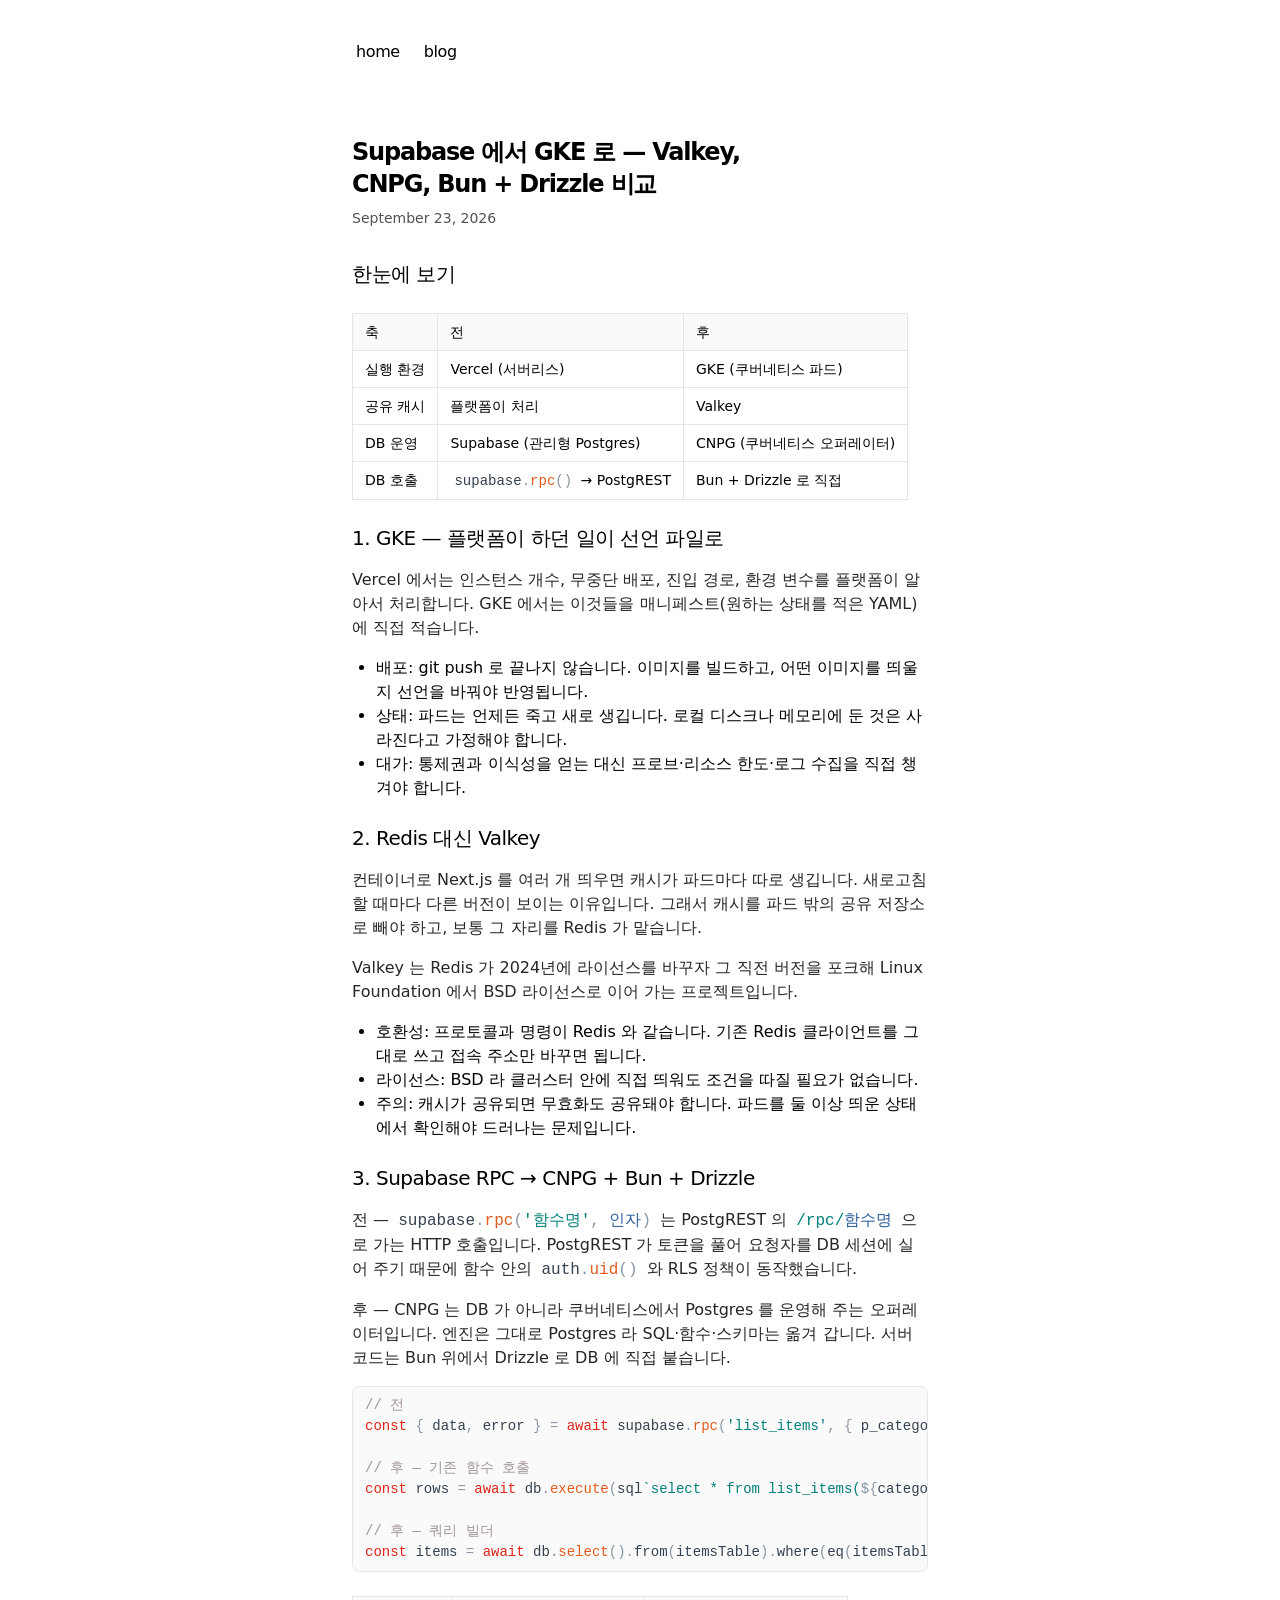
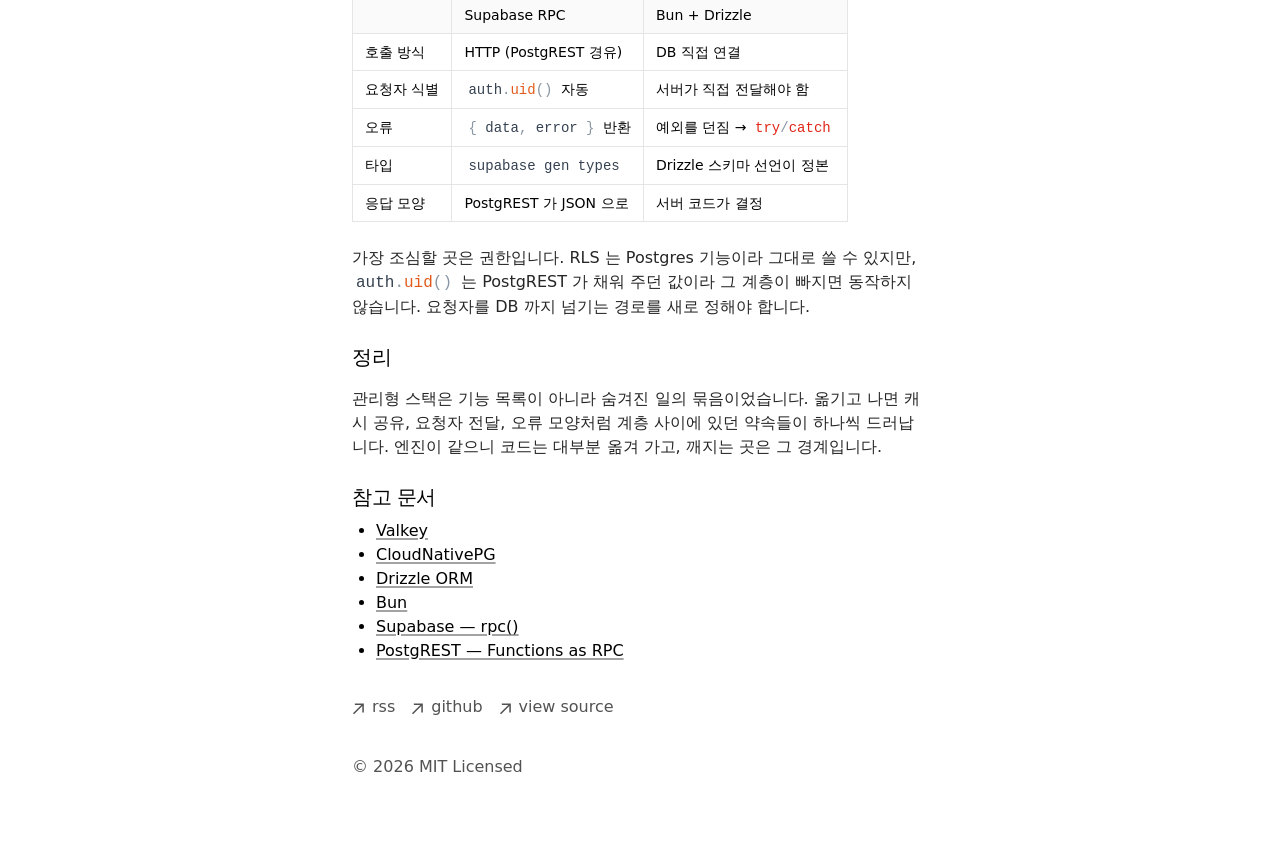
<file: blog/supabase-to-gke-cnpg-valkey-drizzle/index.html>
<!DOCTYPE html><!--oyrgmF1Dx3ictpBRRsKuO--><html lang="ko" class="text-black bg-white dark:text-white dark:bg-black geistsans_d5a4f12f-module__oi7R6W__variable geistmono_157ca88a-module__osPrOG__variable"><head><meta charSet="utf-8"/><meta name="viewport" content="width=device-width, initial-scale=1"/><link rel="preload" href="/_next/static/media/GeistMono_Variable.p.aabdd940.woff2" as="font" crossorigin="" type="font/woff2"/><link rel="preload" href="/_next/static/media/Geist_Variable-s.p.35889d8b.woff2" as="font" crossorigin="" type="font/woff2"/><link rel="stylesheet" href="/_next/static/chunks/dd1597630cc93c74.css" data-precedence="next"/><link rel="preload" as="script" fetchPriority="low" href="/_next/static/chunks/ae3509c3d6883f83.js"/><script src="/_next/static/chunks/a9077698ef76e11f.js" async=""></script><script src="/_next/static/chunks/7e861fa2f6e8dac3.js" async=""></script><script src="/_next/static/chunks/cb73eba711e282ea.js" async=""></script><script src="/_next/static/chunks/turbopack-9a8213828bfe24ab.js" async=""></script><script src="/_next/static/chunks/1af1dd91bd03bb80.js" async=""></script><script src="/_next/static/chunks/75f277ecb6d71786.js" async=""></script><script src="/_next/static/chunks/cc5639b053815f24.js" async=""></script><script src="/_next/static/chunks/4904848246fadb45.js" async=""></script><meta name="next-size-adjust" content=""/><title>Supabase 에서 GKE 로 — Valkey, CNPG, Bun + Drizzle 비교 | 인문학 개발자의 소소한 블로그</title><meta name="description" content="관리형 스택(Vercel · Supabase)에서 GKE · Valkey · CNPG · Bun + Drizzle 로 옮길 때 각각 무엇이 달라지는지 기능 중심으로 정리했습니다."/><meta name="robots" content="index, follow"/><meta name="googlebot" content="index, follow, max-video-preview:-1, max-image-preview:large, max-snippet:-1"/><meta property="og:title" content="Supabase 에서 GKE 로 — Valkey, CNPG, Bun + Drizzle 비교"/><meta property="og:description" content="관리형 스택(Vercel · Supabase)에서 GKE · Valkey · CNPG · Bun + Drizzle 로 옮길 때 각각 무엇이 달라지는지 기능 중심으로 정리했습니다."/><meta property="og:url" content="https://ppaapp220022.github.io/blog/supabase-to-gke-cnpg-valkey-drizzle/"/><meta property="og:image" content="https://ppaapp220022.github.io/og.png"/><meta property="og:type" content="article"/><meta property="article:published_time" content="2026-09-23"/><meta name="twitter:card" content="summary_large_image"/><meta name="twitter:title" content="Supabase 에서 GKE 로 — Valkey, CNPG, Bun + Drizzle 비교"/><meta name="twitter:description" content="관리형 스택(Vercel · Supabase)에서 GKE · Valkey · CNPG · Bun + Drizzle 로 옮길 때 각각 무엇이 달라지는지 기능 중심으로 정리했습니다."/><meta name="twitter:image" content="https://ppaapp220022.github.io/og.png"/><script src="/_next/static/chunks/a6dad97d9634a72d.js" noModule=""></script></head><body class="antialiased max-w-xl mx-4 mt-8 lg:mx-auto"><div hidden=""><!--$--><!--/$--></div><main class="flex-auto min-w-0 mt-6 flex flex-col px-2 md:px-0"><aside class="-ml-[8px] mb-16 tracking-tight"><div class="lg:sticky lg:top-20"><nav class="flex flex-row items-start relative px-0 pb-0 fade md:overflow-auto scroll-pr-6 md:relative" id="nav"><div class="flex flex-row space-x-0 pr-10"><a class="transition-all hover:text-neutral-800 dark:hover:text-neutral-200 flex align-middle relative py-1 px-2 m-1" href="/">home</a><a class="transition-all hover:text-neutral-800 dark:hover:text-neutral-200 flex align-middle relative py-1 px-2 m-1" href="/blog/">blog</a></div></nav></div></aside><section><script type="application/ld+json">{"@context":"https://schema.org","@type":"BlogPosting","headline":"Supabase 에서 GKE 로 — Valkey, CNPG, Bun + Drizzle 비교","datePublished":"2026-09-23","dateModified":"2026-09-23","description":"관리형 스택(Vercel · Supabase)에서 GKE · Valkey · CNPG · Bun + Drizzle 로 옮길 때 각각 무엇이 달라지는지 기능 중심으로 정리했습니다.","image":"https://ppaapp220022.github.io/og.png","url":"https://ppaapp220022.github.io/blog/supabase-to-gke-cnpg-valkey-drizzle","author":{"@type":"Person","name":"My Portfolio"}}</script><h1 class="title font-semibold text-2xl tracking-tighter">Supabase 에서 GKE 로 — Valkey, CNPG, Bun + Drizzle 비교</h1><div class="flex justify-between items-center mt-2 mb-8 text-sm"><p class="text-sm text-neutral-600 dark:text-neutral-400">September 23, 2026</p></div><article class="prose"><h2 id="-"><a href="#-" class="anchor"></a>한눈에 보기</h2>
<table><thead><tr><th>축</th><th>전</th><th>후</th></tr></thead><tbody><tr><td>실행 환경</td><td>Vercel (서버리스)</td><td>GKE (쿠버네티스 파드)</td></tr><tr><td>공유 캐시</td><td>플랫폼이 처리</td><td>Valkey</td></tr><tr><td>DB 운영</td><td>Supabase (관리형 Postgres)</td><td>CNPG (쿠버네티스 오퍼레이터)</td></tr><tr><td>DB 호출</td><td><code><span class="sh__line"><span class="sh__token--identifier" style="color: var(--sh-identifier)">supabase</span><span class="sh__token--sign" style="color: var(--sh-sign)">.</span><span class="sh__token--property" style="color: var(--sh-property)">rpc</span><span class="sh__token--sign" style="color: var(--sh-sign)">(</span><span class="sh__token--sign" style="color: var(--sh-sign)">)</span></span></code> → PostgREST</td><td>Bun + Drizzle 로 직접</td></tr></tbody></table>
<h2 id="1-gke-"><a href="#1-gke-" class="anchor"></a>1. GKE — 플랫폼이 하던 일이 선언 파일로</h2>
<p>Vercel 에서는 인스턴스 개수, 무중단 배포, 진입 경로, 환경 변수를 플랫폼이 알아서 처리합니다. GKE 에서는 이것들을 매니페스트(원하는 상태를 적은 YAML)에 직접 적습니다.</p>
<ul>
<li><strong>배포:</strong> git push 로 끝나지 않습니다. 이미지를 빌드하고, 어떤 이미지를 띄울지 선언을 바꿔야 반영됩니다.</li>
<li><strong>상태:</strong> 파드는 언제든 죽고 새로 생깁니다. 로컬 디스크나 메모리에 둔 것은 사라진다고 가정해야 합니다.</li>
<li><strong>대가:</strong> 통제권과 이식성을 얻는 대신 프로브·리소스 한도·로그 수집을 직접 챙겨야 합니다.</li>
</ul>
<h2 id="2-redis-valkey"><a href="#2-redis-valkey" class="anchor"></a>2. Redis 대신 Valkey</h2>
<p>컨테이너로 Next.js 를 여러 개 띄우면 캐시가 파드마다 따로 생깁니다. 새로고침할 때마다 다른 버전이 보이는 이유입니다. 그래서 캐시를 파드 밖의 공유 저장소로 빼야 하고, 보통 그 자리를 Redis 가 맡습니다.</p>
<p>Valkey 는 Redis 가 2024년에 라이선스를 바꾸자 그 직전 버전을 포크해 Linux Foundation 에서 BSD 라이선스로 이어 가는 프로젝트입니다.</p>
<ul>
<li><strong>호환성:</strong> 프로토콜과 명령이 Redis 와 같습니다. 기존 Redis 클라이언트를 그대로 쓰고 접속 주소만 바꾸면 됩니다.</li>
<li><strong>라이선스:</strong> BSD 라 클러스터 안에 직접 띄워도 조건을 따질 필요가 없습니다.</li>
<li><strong>주의:</strong> 캐시가 공유되면 무효화도 공유돼야 합니다. 파드를 둘 이상 띄운 상태에서 확인해야 드러나는 문제입니다.</li>
</ul>
<h2 id="3-supabase-rpc-cnpg-bun-drizzle"><a href="#3-supabase-rpc-cnpg-bun-drizzle" class="anchor"></a>3. Supabase RPC → CNPG + Bun + Drizzle</h2>
<p><strong>전 —</strong> <code><span class="sh__line"><span class="sh__token--identifier" style="color: var(--sh-identifier)">supabase</span><span class="sh__token--sign" style="color: var(--sh-sign)">.</span><span class="sh__token--property" style="color: var(--sh-property)">rpc</span><span class="sh__token--sign" style="color: var(--sh-sign)">(</span><span class="sh__token--string" style="color: var(--sh-string)">&#039;</span><span class="sh__token--string" style="color: var(--sh-string)">함수명</span><span class="sh__token--string" style="color: var(--sh-string)">&#039;</span><span class="sh__token--sign" style="color: var(--sh-sign)">,</span><span class="sh__token--space" style="color: var(--sh-space)"> </span><span class="sh__token--class" style="color: var(--sh-class)">인자</span><span class="sh__token--sign" style="color: var(--sh-sign)">)</span></span></code> 는 PostgREST 의 <code><span class="sh__line"><span class="sh__token--string" style="color: var(--sh-string)">/rpc/</span><span class="sh__token--class" style="color: var(--sh-class)">함수명</span></span></code> 으로 가는 HTTP 호출입니다. PostgREST 가 토큰을 풀어 요청자를 DB 세션에 실어 주기 때문에 함수 안의 <code><span class="sh__line"><span class="sh__token--identifier" style="color: var(--sh-identifier)">auth</span><span class="sh__token--sign" style="color: var(--sh-sign)">.</span><span class="sh__token--property" style="color: var(--sh-property)">uid</span><span class="sh__token--sign" style="color: var(--sh-sign)">(</span><span class="sh__token--sign" style="color: var(--sh-sign)">)</span></span></code> 와 RLS 정책이 동작했습니다.</p>
<p><strong>후 —</strong> CNPG 는 DB 가 아니라 쿠버네티스에서 Postgres 를 운영해 주는 오퍼레이터입니다. 엔진은 그대로 Postgres 라 SQL·함수·스키마는 옮겨 갑니다. 서버 코드는 Bun 위에서 Drizzle 로 DB 에 직접 붙습니다.</p>
<pre><code class="language-ts"><span class="sh__line"><span class="sh__token--comment" style="color: var(--sh-comment)">// 전</span></span>
<span class="sh__line"><span class="sh__token--comment" style="color: var(--sh-comment)"></span><span class="sh__token--keyword" style="color: var(--sh-keyword)">const</span><span class="sh__token--space" style="color: var(--sh-space)"> </span><span class="sh__token--sign" style="color: var(--sh-sign)">{</span><span class="sh__token--space" style="color: var(--sh-space)"> </span><span class="sh__token--identifier" style="color: var(--sh-identifier)">data</span><span class="sh__token--sign" style="color: var(--sh-sign)">,</span><span class="sh__token--space" style="color: var(--sh-space)"> </span><span class="sh__token--identifier" style="color: var(--sh-identifier)">error</span><span class="sh__token--space" style="color: var(--sh-space)"> </span><span class="sh__token--sign" style="color: var(--sh-sign)">}</span><span class="sh__token--space" style="color: var(--sh-space)"> </span><span class="sh__token--sign" style="color: var(--sh-sign)">=</span><span class="sh__token--space" style="color: var(--sh-space)"> </span><span class="sh__token--keyword" style="color: var(--sh-keyword)">await</span><span class="sh__token--space" style="color: var(--sh-space)"> </span><span class="sh__token--identifier" style="color: var(--sh-identifier)">supabase</span><span class="sh__token--sign" style="color: var(--sh-sign)">.</span><span class="sh__token--property" style="color: var(--sh-property)">rpc</span><span class="sh__token--sign" style="color: var(--sh-sign)">(</span><span class="sh__token--string" style="color: var(--sh-string)">&#039;</span><span class="sh__token--string" style="color: var(--sh-string)">list_items</span><span class="sh__token--string" style="color: var(--sh-string)">&#039;</span><span class="sh__token--sign" style="color: var(--sh-sign)">,</span><span class="sh__token--space" style="color: var(--sh-space)"> </span><span class="sh__token--sign" style="color: var(--sh-sign)">{</span><span class="sh__token--space" style="color: var(--sh-space)"> </span><span class="sh__token--identifier" style="color: var(--sh-identifier)">p_category</span><span class="sh__token--sign" style="color: var(--sh-sign)">:</span><span class="sh__token--space" style="color: var(--sh-space)"> </span><span class="sh__token--identifier" style="color: var(--sh-identifier)">category</span><span class="sh__token--space" style="color: var(--sh-space)"> </span><span class="sh__token--sign" style="color: var(--sh-sign)">}</span><span class="sh__token--sign" style="color: var(--sh-sign)">)</span><span class="sh__token--break" style="color: var(--sh-break)"></span></span>
<span class="sh__line"><span class="sh__token--break" style="color: var(--sh-break)"></span></span>
<span class="sh__line"><span class="sh__token--comment" style="color: var(--sh-comment)">// 후 — 기존 함수 호출</span></span>
<span class="sh__line"><span class="sh__token--comment" style="color: var(--sh-comment)"></span><span class="sh__token--keyword" style="color: var(--sh-keyword)">const</span><span class="sh__token--space" style="color: var(--sh-space)"> </span><span class="sh__token--identifier" style="color: var(--sh-identifier)">rows</span><span class="sh__token--space" style="color: var(--sh-space)"> </span><span class="sh__token--sign" style="color: var(--sh-sign)">=</span><span class="sh__token--space" style="color: var(--sh-space)"> </span><span class="sh__token--keyword" style="color: var(--sh-keyword)">await</span><span class="sh__token--space" style="color: var(--sh-space)"> </span><span class="sh__token--identifier" style="color: var(--sh-identifier)">db</span><span class="sh__token--sign" style="color: var(--sh-sign)">.</span><span class="sh__token--property" style="color: var(--sh-property)">execute</span><span class="sh__token--sign" style="color: var(--sh-sign)">(</span><span class="sh__token--identifier" style="color: var(--sh-identifier)">sql</span><span class="sh__token--string" style="color: var(--sh-string)">`</span><span class="sh__token--string" style="color: var(--sh-string)">select * from list_items(</span><span class="sh__token--sign" style="color: var(--sh-sign)">${</span><span class="sh__token--identifier" style="color: var(--sh-identifier)">category</span><span class="sh__token--sign" style="color: var(--sh-sign)">}</span><span class="sh__token--sign" style="color: var(--sh-sign)">)</span><span class="sh__token--string" style="color: var(--sh-string)">`</span><span class="sh__token--sign" style="color: var(--sh-sign)">)</span><span class="sh__token--break" style="color: var(--sh-break)"></span></span>
<span class="sh__line"><span class="sh__token--break" style="color: var(--sh-break)"></span></span>
<span class="sh__line"><span class="sh__token--comment" style="color: var(--sh-comment)">// 후 — 쿼리 빌더</span></span>
<span class="sh__line"><span class="sh__token--comment" style="color: var(--sh-comment)"></span><span class="sh__token--keyword" style="color: var(--sh-keyword)">const</span><span class="sh__token--space" style="color: var(--sh-space)"> </span><span class="sh__token--identifier" style="color: var(--sh-identifier)">items</span><span class="sh__token--space" style="color: var(--sh-space)"> </span><span class="sh__token--sign" style="color: var(--sh-sign)">=</span><span class="sh__token--space" style="color: var(--sh-space)"> </span><span class="sh__token--keyword" style="color: var(--sh-keyword)">await</span><span class="sh__token--space" style="color: var(--sh-space)"> </span><span class="sh__token--identifier" style="color: var(--sh-identifier)">db</span><span class="sh__token--sign" style="color: var(--sh-sign)">.</span><span class="sh__token--property" style="color: var(--sh-property)">select</span><span class="sh__token--sign" style="color: var(--sh-sign)">(</span><span class="sh__token--sign" style="color: var(--sh-sign)">)</span><span class="sh__token--sign" style="color: var(--sh-sign)">.</span><span class="sh__token--identifier" style="color: var(--sh-identifier)">from</span><span class="sh__token--sign" style="color: var(--sh-sign)">(</span><span class="sh__token--identifier" style="color: var(--sh-identifier)">itemsTable</span><span class="sh__token--sign" style="color: var(--sh-sign)">)</span><span class="sh__token--sign" style="color: var(--sh-sign)">.</span><span class="sh__token--identifier" style="color: var(--sh-identifier)">where</span><span class="sh__token--sign" style="color: var(--sh-sign)">(</span><span class="sh__token--identifier" style="color: var(--sh-identifier)">eq</span><span class="sh__token--sign" style="color: var(--sh-sign)">(</span><span class="sh__token--identifier" style="color: var(--sh-identifier)">itemsTable</span><span class="sh__token--sign" style="color: var(--sh-sign)">.</span><span class="sh__token--property" style="color: var(--sh-property)">category</span><span class="sh__token--sign" style="color: var(--sh-sign)">,</span><span class="sh__token--space" style="color: var(--sh-space)"> </span><span class="sh__token--identifier" style="color: var(--sh-identifier)">category</span><span class="sh__token--sign" style="color: var(--sh-sign)">)</span><span class="sh__token--sign" style="color: var(--sh-sign)">)</span><span class="sh__token--break" style="color: var(--sh-break)"></span></span></code></pre>
<table><thead><tr><th></th><th>Supabase RPC</th><th>Bun + Drizzle</th></tr></thead><tbody><tr><td>호출 방식</td><td>HTTP (PostgREST 경유)</td><td>DB 직접 연결</td></tr><tr><td>요청자 식별</td><td><code><span class="sh__line"><span class="sh__token--identifier" style="color: var(--sh-identifier)">auth</span><span class="sh__token--sign" style="color: var(--sh-sign)">.</span><span class="sh__token--property" style="color: var(--sh-property)">uid</span><span class="sh__token--sign" style="color: var(--sh-sign)">(</span><span class="sh__token--sign" style="color: var(--sh-sign)">)</span></span></code> 자동</td><td>서버가 직접 전달해야 함</td></tr><tr><td>오류</td><td><code><span class="sh__line"><span class="sh__token--sign" style="color: var(--sh-sign)">{</span><span class="sh__token--space" style="color: var(--sh-space)"> </span><span class="sh__token--identifier" style="color: var(--sh-identifier)">data</span><span class="sh__token--sign" style="color: var(--sh-sign)">,</span><span class="sh__token--space" style="color: var(--sh-space)"> </span><span class="sh__token--identifier" style="color: var(--sh-identifier)">error</span><span class="sh__token--space" style="color: var(--sh-space)"> </span><span class="sh__token--sign" style="color: var(--sh-sign)">}</span></span></code> 반환</td><td>예외를 던짐 → <code><span class="sh__line"><span class="sh__token--keyword" style="color: var(--sh-keyword)">try</span><span class="sh__token--sign" style="color: var(--sh-sign)">/</span><span class="sh__token--keyword" style="color: var(--sh-keyword)">catch</span></span></code></td></tr><tr><td>타입</td><td><code><span class="sh__line"><span class="sh__token--identifier" style="color: var(--sh-identifier)">supabase</span><span class="sh__token--space" style="color: var(--sh-space)"> </span><span class="sh__token--identifier" style="color: var(--sh-identifier)">gen</span><span class="sh__token--space" style="color: var(--sh-space)"> </span><span class="sh__token--identifier" style="color: var(--sh-identifier)">types</span></span></code></td><td>Drizzle 스키마 선언이 정본</td></tr><tr><td>응답 모양</td><td>PostgREST 가 JSON 으로</td><td>서버 코드가 결정</td></tr></tbody></table>
<p>가장 조심할 곳은 <strong>권한</strong>입니다. RLS 는 Postgres 기능이라 그대로 쓸 수 있지만, <code><span class="sh__line"><span class="sh__token--identifier" style="color: var(--sh-identifier)">auth</span><span class="sh__token--sign" style="color: var(--sh-sign)">.</span><span class="sh__token--property" style="color: var(--sh-property)">uid</span><span class="sh__token--sign" style="color: var(--sh-sign)">(</span><span class="sh__token--sign" style="color: var(--sh-sign)">)</span></span></code> 는 PostgREST 가 채워 주던 값이라 그 계층이 빠지면 동작하지 않습니다. 요청자를 DB 까지 넘기는 경로를 새로 정해야 합니다.</p>
<h2 id=""><a href="#" class="anchor"></a>정리</h2>
<p>관리형 스택은 기능 목록이 아니라 <strong>숨겨진 일의 묶음</strong>이었습니다. 옮기고 나면 캐시 공유, 요청자 전달, 오류 모양처럼 계층 사이에 있던 약속들이 하나씩 드러납니다. 엔진이 같으니 코드는 대부분 옮겨 가고, 깨지는 곳은 그 경계입니다.</p>
<h2 id="-"><a href="#-" class="anchor"></a>참고 문서</h2>
<ul>
<li><a target="_blank" rel="noopener noreferrer" href="https://valkey.io/">Valkey</a></li>
<li><a target="_blank" rel="noopener noreferrer" href="https://cloudnative-pg.io/documentation/">CloudNativePG</a></li>
<li><a target="_blank" rel="noopener noreferrer" href="https://orm.drizzle.team/docs/overview">Drizzle ORM</a></li>
<li><a target="_blank" rel="noopener noreferrer" href="https://bun.sh/docs">Bun</a></li>
<li><a target="_blank" rel="noopener noreferrer" href="https://supabase.com/docs/reference/javascript/rpc">Supabase — rpc()</a></li>
<li><a target="_blank" rel="noopener noreferrer" href="https://docs.postgrest.org/en/stable/references/api/functions.html">PostgREST — Functions as RPC</a></li>
</ul></article></section><!--$--><!--/$--><footer class="mb-16"><ul class="font-sm mt-8 flex flex-col space-x-0 space-y-2 text-neutral-600 md:flex-row md:space-x-4 md:space-y-0 dark:text-neutral-300"><li><a class="flex items-center transition-all hover:text-neutral-800 dark:hover:text-neutral-100" rel="noopener noreferrer" target="_blank" href="/rss"><svg width="12" height="12" viewBox="0 0 12 12" fill="none" xmlns="http://www.w3.org/2000/svg"><path d="M2.07102 11.3494L0.963068 10.2415L9.2017 1.98864H2.83807L2.85227 0.454545H11.8438V9.46023H10.2955L10.3097 3.09659L2.07102 11.3494Z" fill="currentColor"></path></svg><p class="ml-2 h-7">rss</p></a></li><li><a class="flex items-center transition-all hover:text-neutral-800 dark:hover:text-neutral-100" rel="noopener noreferrer" target="_blank" href="https://github.com/ppaapp220022"><svg width="12" height="12" viewBox="0 0 12 12" fill="none" xmlns="http://www.w3.org/2000/svg"><path d="M2.07102 11.3494L0.963068 10.2415L9.2017 1.98864H2.83807L2.85227 0.454545H11.8438V9.46023H10.2955L10.3097 3.09659L2.07102 11.3494Z" fill="currentColor"></path></svg><p class="ml-2 h-7">github</p></a></li><li><a class="flex items-center transition-all hover:text-neutral-800 dark:hover:text-neutral-100" rel="noopener noreferrer" target="_blank" href="https://github.com/ppaapp220022/ppaapp220022.github.io"><svg width="12" height="12" viewBox="0 0 12 12" fill="none" xmlns="http://www.w3.org/2000/svg"><path d="M2.07102 11.3494L0.963068 10.2415L9.2017 1.98864H2.83807L2.85227 0.454545H11.8438V9.46023H10.2955L10.3097 3.09659L2.07102 11.3494Z" fill="currentColor"></path></svg><p class="ml-2 h-7">view source</p></a></li></ul><p class="mt-8 text-neutral-600 dark:text-neutral-300">© <!-- -->2026<!-- --> MIT Licensed</p></footer></main><script src="/_next/static/chunks/ae3509c3d6883f83.js" id="_R_" async=""></script><script>(self.__next_f=self.__next_f||[]).push([0])</script><script>self.__next_f.push([1,"1:\"$Sreact.fragment\"\n2:I[70045,[\"/_next/static/chunks/1af1dd91bd03bb80.js\",\"/_next/static/chunks/75f277ecb6d71786.js\"],\"\"]\n3:I[56454,[\"/_next/static/chunks/cc5639b053815f24.js\",\"/_next/static/chunks/4904848246fadb45.js\"],\"default\"]\n4:I[10158,[\"/_next/static/chunks/cc5639b053815f24.js\",\"/_next/static/chunks/4904848246fadb45.js\"],\"default\"]\n9:I[9442,[\"/_next/static/chunks/cc5639b053815f24.js\",\"/_next/static/chunks/4904848246fadb45.js\"],\"default\"]\n:HL[\"/_next/static/chunks/dd1597630cc93c74.css\",\"style\"]\n:HL[\"/_next/static/media/GeistMono_Variable.p.aabdd940.woff2\",\"font\",{\"crossOrigin\":\"\",\"type\":\"font/woff2\"}]\n:HL[\"/_next/static/media/Geist_Variable-s.p.35889d8b.woff2\",\"font\",{\"crossOrigin\":\"\",\"type\":\"font/woff2\"}]\n"])</script><script>self.__next_f.push([1,"0:{\"P\":null,\"b\":\"oyrgmF1Dx3ictpBRRsKuO\",\"c\":[\"\",\"blog\",\"supabase-to-gke-cnpg-valkey-drizzle\",\"\"],\"q\":\"\",\"i\":false,\"f\":[[[\"\",{\"children\":[\"blog\",{\"children\":[[\"slug\",\"supabase-to-gke-cnpg-valkey-drizzle\",\"d\"],{\"children\":[\"__PAGE__\",{}]}]}]},\"$undefined\",\"$undefined\",true],[[\"$\",\"$1\",\"c\",{\"children\":[[[\"$\",\"link\",\"0\",{\"rel\":\"stylesheet\",\"href\":\"/_next/static/chunks/dd1597630cc93c74.css\",\"precedence\":\"next\",\"crossOrigin\":\"$undefined\",\"nonce\":\"$undefined\"}],[\"$\",\"script\",\"script-0\",{\"src\":\"/_next/static/chunks/1af1dd91bd03bb80.js\",\"async\":true,\"nonce\":\"$undefined\"}]],[\"$\",\"html\",null,{\"lang\":\"ko\",\"className\":\"text-black bg-white dark:text-white dark:bg-black geistsans_d5a4f12f-module__oi7R6W__variable geistmono_157ca88a-module__osPrOG__variable\",\"children\":[\"$\",\"body\",null,{\"className\":\"antialiased max-w-xl mx-4 mt-8 lg:mx-auto\",\"children\":[\"$\",\"main\",null,{\"className\":\"flex-auto min-w-0 mt-6 flex flex-col px-2 md:px-0\",\"children\":[[\"$\",\"aside\",null,{\"className\":\"-ml-[8px] mb-16 tracking-tight\",\"children\":[\"$\",\"div\",null,{\"className\":\"lg:sticky lg:top-20\",\"children\":[\"$\",\"nav\",null,{\"className\":\"flex flex-row items-start relative px-0 pb-0 fade md:overflow-auto scroll-pr-6 md:relative\",\"id\":\"nav\",\"children\":[\"$\",\"div\",null,{\"className\":\"flex flex-row space-x-0 pr-10\",\"children\":[[\"$\",\"$L2\",\"/\",{\"href\":\"/\",\"className\":\"transition-all hover:text-neutral-800 dark:hover:text-neutral-200 flex align-middle relative py-1 px-2 m-1\",\"children\":\"home\"}],[\"$\",\"$L2\",\"/blog\",{\"href\":\"/blog\",\"className\":\"transition-all hover:text-neutral-800 dark:hover:text-neutral-200 flex align-middle relative py-1 px-2 m-1\",\"children\":\"blog\"}]]}]}]}]}],[\"$\",\"$L3\",null,{\"parallelRouterKey\":\"children\",\"error\":\"$undefined\",\"errorStyles\":\"$undefined\",\"errorScripts\":\"$undefined\",\"template\":[\"$\",\"$L4\",null,{}],\"templateStyles\":\"$undefined\",\"templateScripts\":\"$undefined\",\"notFound\":[[\"$\",\"section\",null,{\"children\":[[\"$\",\"h1\",null,{\"className\":\"mb-8 text-2xl font-semibold tracking-tighter\",\"children\":\"404 - Page Not Found\"}],[\"$\",\"p\",null,{\"className\":\"mb-4\",\"children\":\"The page you are looking for does not exist.\"}]]}],[]],\"forbidden\":\"$undefined\",\"unauthorized\":\"$undefined\"}],[\"$\",\"footer\",null,{\"className\":\"mb-16\",\"children\":[[\"$\",\"ul\",null,{\"className\":\"font-sm mt-8 flex flex-col space-x-0 space-y-2 text-neutral-600 md:flex-row md:space-x-4 md:space-y-0 dark:text-neutral-300\",\"children\":[[\"$\",\"li\",null,{\"children\":[\"$\",\"a\",null,{\"className\":\"flex items-center transition-all hover:text-neutral-800 dark:hover:text-neutral-100\",\"rel\":\"noopener noreferrer\",\"target\":\"_blank\",\"href\":\"/rss\",\"children\":[[\"$\",\"svg\",null,{\"width\":\"12\",\"height\":\"12\",\"viewBox\":\"0 0 12 12\",\"fill\":\"none\",\"xmlns\":\"http://www.w3.org/2000/svg\",\"children\":[\"$\",\"path\",null,{\"d\":\"M2.07102 11.3494L0.963068 10.2415L9.2017 1.98864H2.83807L2.85227 0.454545H11.8438V9.46023H10.2955L10.3097 3.09659L2.07102 11.3494Z\",\"fill\":\"currentColor\"}]}],[\"$\",\"p\",null,{\"className\":\"ml-2 h-7\",\"children\":\"rss\"}]]}]}],[\"$\",\"li\",null,{\"children\":[\"$\",\"a\",null,{\"className\":\"flex items-center transition-all hover:text-neutral-800 dark:hover:text-neutral-100\",\"rel\":\"noopener noreferrer\",\"target\":\"_blank\",\"href\":\"https://github.com/ppaapp220022\",\"children\":[[\"$\",\"svg\",null,{\"width\":\"12\",\"height\":\"12\",\"viewBox\":\"0 0 12 12\",\"fill\":\"none\",\"xmlns\":\"http://www.w3.org/2000/svg\",\"children\":[\"$\",\"path\",null,{\"d\":\"M2.07102 11.3494L0.963068 10.2415L9.2017 1.98864H2.83807L2.85227 0.454545H11.8438V9.46023H10.2955L10.3097 3.09659L2.07102 11.3494Z\",\"fill\":\"currentColor\"}]}],[\"$\",\"p\",null,{\"className\":\"ml-2 h-7\",\"children\":\"github\"}]]}]}],[\"$\",\"li\",null,{\"children\":[\"$\",\"a\",null,{\"className\":\"flex items-center transition-all hover:text-neutral-800 dark:hover:text-neutral-100\",\"rel\":\"noopener noreferrer\",\"target\":\"_blank\",\"href\":\"https://github.com/ppaapp220022/ppaapp220022.github.io\",\"children\":[[\"$\",\"svg\",null,{\"width\":\"12\",\"height\":\"12\",\"viewBox\":\"0 0 12 12\",\"fill\":\"none\",\"xmlns\":\"http://www.w3.org/2000/svg\",\"children\":[\"$\",\"path\",null,{\"d\":\"M2.07102 11.3494L0.963068 10.2415L9.2017 1.98864H2.83807L2.85227 0.454545H11.8438V9.46023H10.2955L10.3097 3.09659L2.07102 11.3494Z\",\"fill\":\"currentColor\"}]}],[\"$\",\"p\",null,{\"className\":\"ml-2 h-7\",\"children\":\"view source\"}]]}]}]]}],[\"$\",\"p\",null,{\"className\":\"mt-8 text-neutral-600 dark:text-neutral-300\",\"children\":[\"© \",2026,\" MIT Licensed\"]}]]}]]}]}]}]]}],{\"children\":[[\"$\",\"$1\",\"c\",{\"children\":[null,\"$L5\"]}],{\"children\":[\"$L6\",{\"children\":[\"$L7\",{},null,false,false]},null,false,false]},null,false,false]},null,false,false],\"$L8\",false]],\"m\":\"$undefined\",\"G\":[\"$9\",[]],\"S\":true}\n"])</script><script>self.__next_f.push([1,"b:I[25151,[\"/_next/static/chunks/cc5639b053815f24.js\",\"/_next/static/chunks/4904848246fadb45.js\"],\"OutletBoundary\"]\nc:\"$Sreact.suspense\"\ne:I[25151,[\"/_next/static/chunks/cc5639b053815f24.js\",\"/_next/static/chunks/4904848246fadb45.js\"],\"ViewportBoundary\"]\n10:I[25151,[\"/_next/static/chunks/cc5639b053815f24.js\",\"/_next/static/chunks/4904848246fadb45.js\"],\"MetadataBoundary\"]\n5:[\"$\",\"$L3\",null,{\"parallelRouterKey\":\"children\",\"error\":\"$undefined\",\"errorStyles\":\"$undefined\",\"errorScripts\":\"$undefined\",\"template\":[\"$\",\"$L4\",null,{}],\"templateStyles\":\"$undefined\",\"templateScripts\":\"$undefined\",\"notFound\":\"$undefined\",\"forbidden\":\"$undefined\",\"unauthorized\":\"$undefined\"}]\n6:[\"$\",\"$1\",\"c\",{\"children\":[null,[\"$\",\"$L3\",null,{\"parallelRouterKey\":\"children\",\"error\":\"$undefined\",\"errorStyles\":\"$undefined\",\"errorScripts\":\"$undefined\",\"template\":[\"$\",\"$L4\",null,{}],\"templateStyles\":\"$undefined\",\"templateScripts\":\"$undefined\",\"notFound\":\"$undefined\",\"forbidden\":\"$undefined\",\"unauthorized\":\"$undefined\"}]]}]\n7:[\"$\",\"$1\",\"c\",{\"children\":[\"$La\",[[\"$\",\"script\",\"script-0\",{\"src\":\"/_next/static/chunks/75f277ecb6d71786.js\",\"async\":true,\"nonce\":\"$undefined\"}]],[\"$\",\"$Lb\",null,{\"children\":[\"$\",\"$c\",null,{\"name\":\"Next.MetadataOutlet\",\"children\":\"$@d\"}]}]]}]\n8:[\"$\",\"$1\",\"h\",{\"children\":[null,[\"$\",\"$Le\",null,{\"children\":\"$@f\"}],[\"$\",\"div\",null,{\"hidden\":true,\"children\":[\"$\",\"$L10\",null,{\"children\":[\"$\",\"$c\",null,{\"name\":\"Next.Metadata\",\"children\":\"$@11\"}]}]}],[\"$\",\"meta\",null,{\"name\":\"next-size-adjust\",\"content\":\"\"}]]}]\n"])</script><script>self.__next_f.push([1,"a:[\"$\",\"section\",null,{\"children\":[[\"$\",\"script\",null,{\"type\":\"application/ld+json\",\"suppressHydrationWarning\":true,\"dangerouslySetInnerHTML\":{\"__html\":\"{\\\"@context\\\":\\\"https://schema.org\\\",\\\"@type\\\":\\\"BlogPosting\\\",\\\"headline\\\":\\\"Supabase 에서 GKE 로 — Valkey, CNPG, Bun + Drizzle 비교\\\",\\\"datePublished\\\":\\\"2026-09-23\\\",\\\"dateModified\\\":\\\"2026-09-23\\\",\\\"description\\\":\\\"관리형 스택(Vercel · Supabase)에서 GKE · Valkey · CNPG · Bun + Drizzle 로 옮길 때 각각 무엇이 달라지는지 기능 중심으로 정리했습니다.\\\",\\\"image\\\":\\\"https://ppaapp220022.github.io/og.png\\\",\\\"url\\\":\\\"https://ppaapp220022.github.io/blog/supabase-to-gke-cnpg-valkey-drizzle\\\",\\\"author\\\":{\\\"@type\\\":\\\"Person\\\",\\\"name\\\":\\\"My Portfolio\\\"}}\"}}],[\"$\",\"h1\",null,{\"className\":\"title font-semibold text-2xl tracking-tighter\",\"children\":\"Supabase 에서 GKE 로 — Valkey, CNPG, Bun + Drizzle 비교\"}],[\"$\",\"div\",null,{\"className\":\"flex justify-between items-center mt-2 mb-8 text-sm\",\"children\":[\"$\",\"p\",null,{\"className\":\"text-sm text-neutral-600 dark:text-neutral-400\",\"children\":\"September 23, 2026\"}]}],[\"$\",\"article\",null,{\"className\":\"prose\",\"children\":\"$L12\"}]]}]\n"])</script><script>self.__next_f.push([1,"12:[[\"$\",\"h2\",null,{\"id\":\"-\",\"children\":[[[\"$\",\"a\",\"link--\",{\"href\":\"#-\",\"className\":\"anchor\"}]],\"한눈에 보기\"]}],\"\\n\",[\"$\",\"table\",null,{\"children\":[[\"$\",\"thead\",null,{\"children\":[\"$\",\"tr\",null,{\"children\":[[\"$\",\"th\",null,{\"children\":\"축\"}],[\"$\",\"th\",null,{\"children\":\"전\"}],[\"$\",\"th\",null,{\"children\":\"후\"}]]}]}],[\"$\",\"tbody\",null,{\"children\":[[\"$\",\"tr\",null,{\"children\":[[\"$\",\"td\",null,{\"children\":\"실행 환경\"}],[\"$\",\"td\",null,{\"children\":\"Vercel (서버리스)\"}],[\"$\",\"td\",null,{\"children\":\"GKE (쿠버네티스 파드)\"}]]}],[\"$\",\"tr\",null,{\"children\":[[\"$\",\"td\",null,{\"children\":\"공유 캐시\"}],[\"$\",\"td\",null,{\"children\":\"플랫폼이 처리\"}],[\"$\",\"td\",null,{\"children\":\"Valkey\"}]]}],[\"$\",\"tr\",null,{\"children\":[[\"$\",\"td\",null,{\"children\":\"DB 운영\"}],[\"$\",\"td\",null,{\"children\":\"Supabase (관리형 Postgres)\"}],[\"$\",\"td\",null,{\"children\":\"CNPG (쿠버네티스 오퍼레이터)\"}]]}],[\"$\",\"tr\",null,{\"children\":[[\"$\",\"td\",null,{\"children\":\"DB 호출\"}],[\"$\",\"td\",null,{\"children\":[[\"$\",\"code\",null,{\"dangerouslySetInnerHTML\":{\"__html\":\"\u003cspan class=\\\"sh__line\\\"\u003e\u003cspan class=\\\"sh__token--identifier\\\" style=\\\"color: var(--sh-identifier)\\\"\u003esupabase\u003c/span\u003e\u003cspan class=\\\"sh__token--sign\\\" style=\\\"color: var(--sh-sign)\\\"\u003e.\u003c/span\u003e\u003cspan class=\\\"sh__token--property\\\" style=\\\"color: var(--sh-property)\\\"\u003erpc\u003c/span\u003e\u003cspan class=\\\"sh__token--sign\\\" style=\\\"color: var(--sh-sign)\\\"\u003e(\u003c/span\u003e\u003cspan class=\\\"sh__token--sign\\\" style=\\\"color: var(--sh-sign)\\\"\u003e)\u003c/span\u003e\u003c/span\u003e\"}}],\" → PostgREST\"]}],[\"$\",\"td\",null,{\"children\":\"Bun + Drizzle 로 직접\"}]]}]]}]]}],\"\\n\",[\"$\",\"h2\",null,{\"id\":\"1-gke-\",\"children\":[[[\"$\",\"a\",\"link-1-gke-\",{\"href\":\"#1-gke-\",\"className\":\"anchor\"}]],\"1. GKE — 플랫폼이 하던 일이 선언 파일로\"]}],\"\\n\",[\"$\",\"p\",null,{\"children\":\"Vercel 에서는 인스턴스 개수, 무중단 배포, 진입 경로, 환경 변수를 플랫폼이 알아서 처리합니다. GKE 에서는 이것들을 매니페스트(원하는 상태를 적은 YAML)에 직접 적습니다.\"}],\"\\n\",[\"$\",\"ul\",null,{\"children\":[\"\\n\",[\"$\",\"li\",null,{\"children\":[[\"$\",\"strong\",null,{\"children\":\"배포:\"}],\" git push 로 끝나지 않습니다. 이미지를 빌드하고, 어떤 이미지를 띄울지 선언을 바꿔야 반영됩니다.\"]}],\"\\n\",[\"$\",\"li\",null,{\"children\":[[\"$\",\"strong\",null,{\"children\":\"상태:\"}],\" 파드는 언제든 죽고 새로 생깁니다. 로컬 디스크나 메모리에 둔 것은 사라진다고 가정해야 합니다.\"]}],\"\\n\",[\"$\",\"li\",null,{\"children\":[[\"$\",\"strong\",null,{\"children\":\"대가:\"}],\" 통제권과 이식성을 얻는 대신 프로브·리소스 한도·로그 수집을 직접 챙겨야 합니다.\"]}],\"\\n\"]}],\"\\n\",[\"$\",\"h2\",null,{\"id\":\"2-redis-valkey\",\"children\":[[[\"$\",\"a\",\"link-2-redis-valkey\",{\"href\":\"#2-redis-valkey\",\"className\":\"anchor\"}]],\"2. Redis 대신 Valkey\"]}],\"\\n\",[\"$\",\"p\",null,{\"children\":\"컨테이너로 Next.js 를 여러 개 띄우면 캐시가 파드마다 따로 생깁니다. 새로고침할 때마다 다른 버전이 보이는 이유입니다. 그래서 캐시를 파드 밖의 공유 저장소로 빼야 하고, 보통 그 자리를 Redis 가 맡습니다.\"}],\"\\n\",[\"$\",\"p\",null,{\"children\":\"Valkey 는 Redis 가 2024년에 라이선스를 바꾸자 그 직전 버전을 포크해 Linux Foundation 에서 BSD 라이선스로 이어 가는 프로젝트입니다.\"}],\"\\n\",[\"$\",\"ul\",null,{\"children\":[\"\\n\",[\"$\",\"li\",null,{\"children\":[[\"$\",\"strong\",null,{\"children\":\"호환성:\"}],\" 프로토콜과 명령이 Redis 와 같습니다. 기존 Redis 클라이언트를 그대로 쓰고 접속 주소만 바꾸면 됩니다.\"]}],\"\\n\",[\"$\",\"li\",null,{\"children\":[[\"$\",\"strong\",null,{\"children\":\"라이선스:\"}],\" BSD 라 클러스터 안에 직접 띄워도 조건을 따질 필요가 없습니다.\"]}],\"\\n\",[\"$\",\"li\",null,{\"children\":[[\"$\",\"strong\",null,{\"children\":\"주의:\"}],\" 캐시가 공유되면 무효화도 공유돼야 합니다. 파드를 둘 이상 띄운 상태에서 확인해야 드러나는 문제입니다.\"]}],\"\\n\"]}],\"\\n\",[\"$\",\"h2\",null,{\"id\":\"3-supabase-rpc-cnpg-bun-drizzle\",\"children\":[[[\"$\",\"a\",\"link-3-supabase-rpc-cnpg-bun-drizzle\",{\"href\":\"#3-supabase-rpc-cnpg-bun-drizzle\",\"className\":\"anchor\"}]],\"3. Supabase RPC → CNPG + Bun + Drizzle\"]}],\"\\n\",[\"$\",\"p\",null,{\"children\":[[\"$\",\"strong\",null,{\"children\":\"전 —\"}],\" \",[\"$\",\"code\",null,{\"dangerouslySetInnerHTML\":{\"__html\":\"\u003cspan class=\\\"sh__line\\\"\u003e\u003cspan class=\\\"sh__token--identifier\\\" style=\\\"color: var(--sh-identifier)\\\"\u003esupabase\u003c/span\u003e\u003cspan class=\\\"sh__token--sign\\\" style=\\\"color: var(--sh-sign)\\\"\u003e.\u003c/span\u003e\u003cspan class=\\\"sh__token--property\\\" style=\\\"color: var(--sh-property)\\\"\u003erpc\u003c/span\u003e\u003cspan class=\\\"sh__token--sign\\\" style=\\\"color: var(--sh-sign)\\\"\u003e(\u003c/span\u003e\u003cspan class=\\\"sh__token--string\\\" style=\\\"color: var(--sh-string)\\\"\u003e\u0026#039;\u003c/span\u003e\u003cspan class=\\\"sh__token--string\\\" style=\\\"color: var(--sh-string)\\\"\u003e함수명\u003c/span\u003e\u003cspan class=\\\"sh__token--string\\\" style=\\\"color: var(--sh-string)\\\"\u003e\u0026#039;\u003c/span\u003e\u003cspan class=\\\"sh__token--sign\\\" style=\\\"color: var(--sh-sign)\\\"\u003e,\u003c/span\u003e\u003cspan class=\\\"sh__token--space\\\" style=\\\"color: var(--sh-space)\\\"\u003e \u003c/span\u003e\u003cspan class=\\\"sh__token--class\\\" style=\\\"color: var(--sh-class)\\\"\u003e인자\u003c/span\u003e\u003cspan class=\\\"sh__token--sign\\\" style=\\\"color: var(--sh-sign)\\\"\u003e)\u003c/span\u003e\u003c/span\u003e\"}}],\" 는 PostgREST 의 \",\"$L13\",\" 으로 가는 HTTP 호출입니다. PostgREST 가 토큰을 풀어 요청자를 DB 세션에 실어 주기 때문에 함수 안의 \",\"$L14\",\" 와 RLS 정책이 동작했습니다.\"]}],\"\\n\",\"$L15\",\"\\n\",\"$L16\",\"\\n\",\"$L17\",\"\\n\",\"$L18\",\"\\n\",\"$L19\",\"\\n\",\"$L1a\",\"\\n\",\"$L1b\",\"\\n\",\"$L1c\"]\n"])</script><script>self.__next_f.push([1,"13:[\"$\",\"code\",null,{\"dangerouslySetInnerHTML\":{\"__html\":\"\u003cspan class=\\\"sh__line\\\"\u003e\u003cspan class=\\\"sh__token--string\\\" style=\\\"color: var(--sh-string)\\\"\u003e/rpc/\u003c/span\u003e\u003cspan class=\\\"sh__token--class\\\" style=\\\"color: var(--sh-class)\\\"\u003e함수명\u003c/span\u003e\u003c/span\u003e\"}}]\n14:[\"$\",\"code\",null,{\"dangerouslySetInnerHTML\":{\"__html\":\"\u003cspan class=\\\"sh__line\\\"\u003e\u003cspan class=\\\"sh__token--identifier\\\" style=\\\"color: var(--sh-identifier)\\\"\u003eauth\u003c/span\u003e\u003cspan class=\\\"sh__token--sign\\\" style=\\\"color: var(--sh-sign)\\\"\u003e.\u003c/span\u003e\u003cspan class=\\\"sh__token--property\\\" style=\\\"color: var(--sh-property)\\\"\u003euid\u003c/span\u003e\u003cspan class=\\\"sh__token--sign\\\" style=\\\"color: var(--sh-sign)\\\"\u003e(\u003c/span\u003e\u003cspan class=\\\"sh__token--sign\\\" style=\\\"color: var(--sh-sign)\\\"\u003e)\u003c/span\u003e\u003c/span\u003e\"}}]\n15:[\"$\",\"p\",null,{\"children\":[[\"$\",\"strong\",null,{\"children\":\"후 —\"}],\" CNPG 는 DB 가 아니라 쿠버네티스에서 Postgres 를 운영해 주는 오퍼레이터입니다. 엔진은 그대로 Postgres 라 SQL·함수·스키마는 옮겨 갑니다. 서버 코드는 Bun 위에서 Drizzle 로 DB 에 직접 붙습니다.\"]}]\n1d:T1cd0,"])</script><script>self.__next_f.push([1,"\u003cspan class=\"sh__line\"\u003e\u003cspan class=\"sh__token--comment\" style=\"color: var(--sh-comment)\"\u003e// 전\u003c/span\u003e\u003c/span\u003e\n\u003cspan class=\"sh__line\"\u003e\u003cspan class=\"sh__token--comment\" style=\"color: var(--sh-comment)\"\u003e\u003c/span\u003e\u003cspan class=\"sh__token--keyword\" style=\"color: var(--sh-keyword)\"\u003econst\u003c/span\u003e\u003cspan class=\"sh__token--space\" style=\"color: var(--sh-space)\"\u003e \u003c/span\u003e\u003cspan class=\"sh__token--sign\" style=\"color: var(--sh-sign)\"\u003e{\u003c/span\u003e\u003cspan class=\"sh__token--space\" style=\"color: var(--sh-space)\"\u003e \u003c/span\u003e\u003cspan class=\"sh__token--identifier\" style=\"color: var(--sh-identifier)\"\u003edata\u003c/span\u003e\u003cspan class=\"sh__token--sign\" style=\"color: var(--sh-sign)\"\u003e,\u003c/span\u003e\u003cspan class=\"sh__token--space\" style=\"color: var(--sh-space)\"\u003e \u003c/span\u003e\u003cspan class=\"sh__token--identifier\" style=\"color: var(--sh-identifier)\"\u003eerror\u003c/span\u003e\u003cspan class=\"sh__token--space\" style=\"color: var(--sh-space)\"\u003e \u003c/span\u003e\u003cspan class=\"sh__token--sign\" style=\"color: var(--sh-sign)\"\u003e}\u003c/span\u003e\u003cspan class=\"sh__token--space\" style=\"color: var(--sh-space)\"\u003e \u003c/span\u003e\u003cspan class=\"sh__token--sign\" style=\"color: var(--sh-sign)\"\u003e=\u003c/span\u003e\u003cspan class=\"sh__token--space\" style=\"color: var(--sh-space)\"\u003e \u003c/span\u003e\u003cspan class=\"sh__token--keyword\" style=\"color: var(--sh-keyword)\"\u003eawait\u003c/span\u003e\u003cspan class=\"sh__token--space\" style=\"color: var(--sh-space)\"\u003e \u003c/span\u003e\u003cspan class=\"sh__token--identifier\" style=\"color: var(--sh-identifier)\"\u003esupabase\u003c/span\u003e\u003cspan class=\"sh__token--sign\" style=\"color: var(--sh-sign)\"\u003e.\u003c/span\u003e\u003cspan class=\"sh__token--property\" style=\"color: var(--sh-property)\"\u003erpc\u003c/span\u003e\u003cspan class=\"sh__token--sign\" style=\"color: var(--sh-sign)\"\u003e(\u003c/span\u003e\u003cspan class=\"sh__token--string\" style=\"color: var(--sh-string)\"\u003e\u0026#039;\u003c/span\u003e\u003cspan class=\"sh__token--string\" style=\"color: var(--sh-string)\"\u003elist_items\u003c/span\u003e\u003cspan class=\"sh__token--string\" style=\"color: var(--sh-string)\"\u003e\u0026#039;\u003c/span\u003e\u003cspan class=\"sh__token--sign\" style=\"color: var(--sh-sign)\"\u003e,\u003c/span\u003e\u003cspan class=\"sh__token--space\" style=\"color: var(--sh-space)\"\u003e \u003c/span\u003e\u003cspan class=\"sh__token--sign\" style=\"color: var(--sh-sign)\"\u003e{\u003c/span\u003e\u003cspan class=\"sh__token--space\" style=\"color: var(--sh-space)\"\u003e \u003c/span\u003e\u003cspan class=\"sh__token--identifier\" style=\"color: var(--sh-identifier)\"\u003ep_category\u003c/span\u003e\u003cspan class=\"sh__token--sign\" style=\"color: var(--sh-sign)\"\u003e:\u003c/span\u003e\u003cspan class=\"sh__token--space\" style=\"color: var(--sh-space)\"\u003e \u003c/span\u003e\u003cspan class=\"sh__token--identifier\" style=\"color: var(--sh-identifier)\"\u003ecategory\u003c/span\u003e\u003cspan class=\"sh__token--space\" style=\"color: var(--sh-space)\"\u003e \u003c/span\u003e\u003cspan class=\"sh__token--sign\" style=\"color: var(--sh-sign)\"\u003e}\u003c/span\u003e\u003cspan class=\"sh__token--sign\" style=\"color: var(--sh-sign)\"\u003e)\u003c/span\u003e\u003cspan class=\"sh__token--break\" style=\"color: var(--sh-break)\"\u003e\u003c/span\u003e\u003c/span\u003e\n\u003cspan class=\"sh__line\"\u003e\u003cspan class=\"sh__token--break\" style=\"color: var(--sh-break)\"\u003e\u003c/span\u003e\u003c/span\u003e\n\u003cspan class=\"sh__line\"\u003e\u003cspan class=\"sh__token--comment\" style=\"color: var(--sh-comment)\"\u003e// 후 — 기존 함수 호출\u003c/span\u003e\u003c/span\u003e\n\u003cspan class=\"sh__line\"\u003e\u003cspan class=\"sh__token--comment\" style=\"color: var(--sh-comment)\"\u003e\u003c/span\u003e\u003cspan class=\"sh__token--keyword\" style=\"color: var(--sh-keyword)\"\u003econst\u003c/span\u003e\u003cspan class=\"sh__token--space\" style=\"color: var(--sh-space)\"\u003e \u003c/span\u003e\u003cspan class=\"sh__token--identifier\" style=\"color: var(--sh-identifier)\"\u003erows\u003c/span\u003e\u003cspan class=\"sh__token--space\" style=\"color: var(--sh-space)\"\u003e \u003c/span\u003e\u003cspan class=\"sh__token--sign\" style=\"color: var(--sh-sign)\"\u003e=\u003c/span\u003e\u003cspan class=\"sh__token--space\" style=\"color: var(--sh-space)\"\u003e \u003c/span\u003e\u003cspan class=\"sh__token--keyword\" style=\"color: var(--sh-keyword)\"\u003eawait\u003c/span\u003e\u003cspan class=\"sh__token--space\" style=\"color: var(--sh-space)\"\u003e \u003c/span\u003e\u003cspan class=\"sh__token--identifier\" style=\"color: var(--sh-identifier)\"\u003edb\u003c/span\u003e\u003cspan class=\"sh__token--sign\" style=\"color: var(--sh-sign)\"\u003e.\u003c/span\u003e\u003cspan class=\"sh__token--property\" style=\"color: var(--sh-property)\"\u003eexecute\u003c/span\u003e\u003cspan class=\"sh__token--sign\" style=\"color: var(--sh-sign)\"\u003e(\u003c/span\u003e\u003cspan class=\"sh__token--identifier\" style=\"color: var(--sh-identifier)\"\u003esql\u003c/span\u003e\u003cspan class=\"sh__token--string\" style=\"color: var(--sh-string)\"\u003e`\u003c/span\u003e\u003cspan class=\"sh__token--string\" style=\"color: var(--sh-string)\"\u003eselect * from list_items(\u003c/span\u003e\u003cspan class=\"sh__token--sign\" style=\"color: var(--sh-sign)\"\u003e${\u003c/span\u003e\u003cspan class=\"sh__token--identifier\" style=\"color: var(--sh-identifier)\"\u003ecategory\u003c/span\u003e\u003cspan class=\"sh__token--sign\" style=\"color: var(--sh-sign)\"\u003e}\u003c/span\u003e\u003cspan class=\"sh__token--sign\" style=\"color: var(--sh-sign)\"\u003e)\u003c/span\u003e\u003cspan class=\"sh__token--string\" style=\"color: var(--sh-string)\"\u003e`\u003c/span\u003e\u003cspan class=\"sh__token--sign\" style=\"color: var(--sh-sign)\"\u003e)\u003c/span\u003e\u003cspan class=\"sh__token--break\" style=\"color: var(--sh-break)\"\u003e\u003c/span\u003e\u003c/span\u003e\n\u003cspan class=\"sh__line\"\u003e\u003cspan class=\"sh__token--break\" style=\"color: var(--sh-break)\"\u003e\u003c/span\u003e\u003c/span\u003e\n\u003cspan class=\"sh__line\"\u003e\u003cspan class=\"sh__token--comment\" style=\"color: var(--sh-comment)\"\u003e// 후 — 쿼리 빌더\u003c/span\u003e\u003c/span\u003e\n\u003cspan class=\"sh__line\"\u003e\u003cspan class=\"sh__token--comment\" style=\"color: var(--sh-comment)\"\u003e\u003c/span\u003e\u003cspan class=\"sh__token--keyword\" style=\"color: var(--sh-keyword)\"\u003econst\u003c/span\u003e\u003cspan class=\"sh__token--space\" style=\"color: var(--sh-space)\"\u003e \u003c/span\u003e\u003cspan class=\"sh__token--identifier\" style=\"color: var(--sh-identifier)\"\u003eitems\u003c/span\u003e\u003cspan class=\"sh__token--space\" style=\"color: var(--sh-space)\"\u003e \u003c/span\u003e\u003cspan class=\"sh__token--sign\" style=\"color: var(--sh-sign)\"\u003e=\u003c/span\u003e\u003cspan class=\"sh__token--space\" style=\"color: var(--sh-space)\"\u003e \u003c/span\u003e\u003cspan class=\"sh__token--keyword\" style=\"color: var(--sh-keyword)\"\u003eawait\u003c/span\u003e\u003cspan class=\"sh__token--space\" style=\"color: var(--sh-space)\"\u003e \u003c/span\u003e\u003cspan class=\"sh__token--identifier\" style=\"color: var(--sh-identifier)\"\u003edb\u003c/span\u003e\u003cspan class=\"sh__token--sign\" style=\"color: var(--sh-sign)\"\u003e.\u003c/span\u003e\u003cspan class=\"sh__token--property\" style=\"color: var(--sh-property)\"\u003eselect\u003c/span\u003e\u003cspan class=\"sh__token--sign\" style=\"color: var(--sh-sign)\"\u003e(\u003c/span\u003e\u003cspan class=\"sh__token--sign\" style=\"color: var(--sh-sign)\"\u003e)\u003c/span\u003e\u003cspan class=\"sh__token--sign\" style=\"color: var(--sh-sign)\"\u003e.\u003c/span\u003e\u003cspan class=\"sh__token--identifier\" style=\"color: var(--sh-identifier)\"\u003efrom\u003c/span\u003e\u003cspan class=\"sh__token--sign\" style=\"color: var(--sh-sign)\"\u003e(\u003c/span\u003e\u003cspan class=\"sh__token--identifier\" style=\"color: var(--sh-identifier)\"\u003eitemsTable\u003c/span\u003e\u003cspan class=\"sh__token--sign\" style=\"color: var(--sh-sign)\"\u003e)\u003c/span\u003e\u003cspan class=\"sh__token--sign\" style=\"color: var(--sh-sign)\"\u003e.\u003c/span\u003e\u003cspan class=\"sh__token--identifier\" style=\"color: var(--sh-identifier)\"\u003ewhere\u003c/span\u003e\u003cspan class=\"sh__token--sign\" style=\"color: var(--sh-sign)\"\u003e(\u003c/span\u003e\u003cspan class=\"sh__token--identifier\" style=\"color: var(--sh-identifier)\"\u003eeq\u003c/span\u003e\u003cspan class=\"sh__token--sign\" style=\"color: var(--sh-sign)\"\u003e(\u003c/span\u003e\u003cspan class=\"sh__token--identifier\" style=\"color: var(--sh-identifier)\"\u003eitemsTable\u003c/span\u003e\u003cspan class=\"sh__token--sign\" style=\"color: var(--sh-sign)\"\u003e.\u003c/span\u003e\u003cspan class=\"sh__token--property\" style=\"color: var(--sh-property)\"\u003ecategory\u003c/span\u003e\u003cspan class=\"sh__token--sign\" style=\"color: var(--sh-sign)\"\u003e,\u003c/span\u003e\u003cspan class=\"sh__token--space\" style=\"color: var(--sh-space)\"\u003e \u003c/span\u003e\u003cspan class=\"sh__token--identifier\" style=\"color: var(--sh-identifier)\"\u003ecategory\u003c/span\u003e\u003cspan class=\"sh__token--sign\" style=\"color: var(--sh-sign)\"\u003e)\u003c/span\u003e\u003cspan class=\"sh__token--sign\" style=\"color: var(--sh-sign)\"\u003e)\u003c/span\u003e\u003cspan class=\"sh__token--break\" style=\"color: var(--sh-break)\"\u003e\u003c/span\u003e\u003c/span\u003e"])</script><script>self.__next_f.push([1,"16:[\"$\",\"pre\",null,{\"children\":[\"$\",\"code\",null,{\"dangerouslySetInnerHTML\":{\"__html\":\"$1d\"},\"className\":\"language-ts\"}]}]\n"])</script><script>self.__next_f.push([1,"17:[\"$\",\"table\",null,{\"children\":[[\"$\",\"thead\",null,{\"children\":[\"$\",\"tr\",null,{\"children\":[[\"$\",\"th\",null,{}],[\"$\",\"th\",null,{\"children\":\"Supabase RPC\"}],[\"$\",\"th\",null,{\"children\":\"Bun + Drizzle\"}]]}]}],[\"$\",\"tbody\",null,{\"children\":[[\"$\",\"tr\",null,{\"children\":[[\"$\",\"td\",null,{\"children\":\"호출 방식\"}],[\"$\",\"td\",null,{\"children\":\"HTTP (PostgREST 경유)\"}],[\"$\",\"td\",null,{\"children\":\"DB 직접 연결\"}]]}],[\"$\",\"tr\",null,{\"children\":[[\"$\",\"td\",null,{\"children\":\"요청자 식별\"}],[\"$\",\"td\",null,{\"children\":[[\"$\",\"code\",null,{\"dangerouslySetInnerHTML\":{\"__html\":\"\u003cspan class=\\\"sh__line\\\"\u003e\u003cspan class=\\\"sh__token--identifier\\\" style=\\\"color: var(--sh-identifier)\\\"\u003eauth\u003c/span\u003e\u003cspan class=\\\"sh__token--sign\\\" style=\\\"color: var(--sh-sign)\\\"\u003e.\u003c/span\u003e\u003cspan class=\\\"sh__token--property\\\" style=\\\"color: var(--sh-property)\\\"\u003euid\u003c/span\u003e\u003cspan class=\\\"sh__token--sign\\\" style=\\\"color: var(--sh-sign)\\\"\u003e(\u003c/span\u003e\u003cspan class=\\\"sh__token--sign\\\" style=\\\"color: var(--sh-sign)\\\"\u003e)\u003c/span\u003e\u003c/span\u003e\"}}],\" 자동\"]}],[\"$\",\"td\",null,{\"children\":\"서버가 직접 전달해야 함\"}]]}],[\"$\",\"tr\",null,{\"children\":[[\"$\",\"td\",null,{\"children\":\"오류\"}],[\"$\",\"td\",null,{\"children\":[[\"$\",\"code\",null,{\"dangerouslySetInnerHTML\":{\"__html\":\"\u003cspan class=\\\"sh__line\\\"\u003e\u003cspan class=\\\"sh__token--sign\\\" style=\\\"color: var(--sh-sign)\\\"\u003e{\u003c/span\u003e\u003cspan class=\\\"sh__token--space\\\" style=\\\"color: var(--sh-space)\\\"\u003e \u003c/span\u003e\u003cspan class=\\\"sh__token--identifier\\\" style=\\\"color: var(--sh-identifier)\\\"\u003edata\u003c/span\u003e\u003cspan class=\\\"sh__token--sign\\\" style=\\\"color: var(--sh-sign)\\\"\u003e,\u003c/span\u003e\u003cspan class=\\\"sh__token--space\\\" style=\\\"color: var(--sh-space)\\\"\u003e \u003c/span\u003e\u003cspan class=\\\"sh__token--identifier\\\" style=\\\"color: var(--sh-identifier)\\\"\u003eerror\u003c/span\u003e\u003cspan class=\\\"sh__token--space\\\" style=\\\"color: var(--sh-space)\\\"\u003e \u003c/span\u003e\u003cspan class=\\\"sh__token--sign\\\" style=\\\"color: var(--sh-sign)\\\"\u003e}\u003c/span\u003e\u003c/span\u003e\"}}],\" 반환\"]}],[\"$\",\"td\",null,{\"children\":[\"예외를 던짐 → \",[\"$\",\"code\",null,{\"dangerouslySetInnerHTML\":{\"__html\":\"\u003cspan class=\\\"sh__line\\\"\u003e\u003cspan class=\\\"sh__token--keyword\\\" style=\\\"color: var(--sh-keyword)\\\"\u003etry\u003c/span\u003e\u003cspan class=\\\"sh__token--sign\\\" style=\\\"color: var(--sh-sign)\\\"\u003e/\u003c/span\u003e\u003cspan class=\\\"sh__token--keyword\\\" style=\\\"color: var(--sh-keyword)\\\"\u003ecatch\u003c/span\u003e\u003c/span\u003e\"}}]]}]]}],[\"$\",\"tr\",null,{\"children\":[[\"$\",\"td\",null,{\"children\":\"타입\"}],[\"$\",\"td\",null,{\"children\":[\"$\",\"code\",null,{\"dangerouslySetInnerHTML\":{\"__html\":\"\u003cspan class=\\\"sh__line\\\"\u003e\u003cspan class=\\\"sh__token--identifier\\\" style=\\\"color: var(--sh-identifier)\\\"\u003esupabase\u003c/span\u003e\u003cspan class=\\\"sh__token--space\\\" style=\\\"color: var(--sh-space)\\\"\u003e \u003c/span\u003e\u003cspan class=\\\"sh__token--identifier\\\" style=\\\"color: var(--sh-identifier)\\\"\u003egen\u003c/span\u003e\u003cspan class=\\\"sh__token--space\\\" style=\\\"color: var(--sh-space)\\\"\u003e \u003c/span\u003e\u003cspan class=\\\"sh__token--identifier\\\" style=\\\"color: var(--sh-identifier)\\\"\u003etypes\u003c/span\u003e\u003c/span\u003e\"}}]}],[\"$\",\"td\",null,{\"children\":\"Drizzle 스키마 선언이 정본\"}]]}],[\"$\",\"tr\",null,{\"children\":[[\"$\",\"td\",null,{\"children\":\"응답 모양\"}],[\"$\",\"td\",null,{\"children\":\"PostgREST 가 JSON 으로\"}],[\"$\",\"td\",null,{\"children\":\"서버 코드가 결정\"}]]}]]}]]}]\n"])</script><script>self.__next_f.push([1,"18:[\"$\",\"p\",null,{\"children\":[\"가장 조심할 곳은 \",[\"$\",\"strong\",null,{\"children\":\"권한\"}],\"입니다. RLS 는 Postgres 기능이라 그대로 쓸 수 있지만, \",[\"$\",\"code\",null,{\"dangerouslySetInnerHTML\":{\"__html\":\"\u003cspan class=\\\"sh__line\\\"\u003e\u003cspan class=\\\"sh__token--identifier\\\" style=\\\"color: var(--sh-identifier)\\\"\u003eauth\u003c/span\u003e\u003cspan class=\\\"sh__token--sign\\\" style=\\\"color: var(--sh-sign)\\\"\u003e.\u003c/span\u003e\u003cspan class=\\\"sh__token--property\\\" style=\\\"color: var(--sh-property)\\\"\u003euid\u003c/span\u003e\u003cspan class=\\\"sh__token--sign\\\" style=\\\"color: var(--sh-sign)\\\"\u003e(\u003c/span\u003e\u003cspan class=\\\"sh__token--sign\\\" style=\\\"color: var(--sh-sign)\\\"\u003e)\u003c/span\u003e\u003c/span\u003e\"}}],\" 는 PostgREST 가 채워 주던 값이라 그 계층이 빠지면 동작하지 않습니다. 요청자를 DB 까지 넘기는 경로를 새로 정해야 합니다.\"]}]\n19:[\"$\",\"h2\",null,{\"id\":\"\",\"children\":[[[\"$\",\"a\",\"link-\",{\"href\":\"#\",\"className\":\"anchor\"}]],\"정리\"]}]\n1a:[\"$\",\"p\",null,{\"children\":[\"관리형 스택은 기능 목록이 아니라 \",[\"$\",\"strong\",null,{\"children\":\"숨겨진 일의 묶음\"}],\"이었습니다. 옮기고 나면 캐시 공유, 요청자 전달, 오류 모양처럼 계층 사이에 있던 약속들이 하나씩 드러납니다. 엔진이 같으니 코드는 대부분 옮겨 가고, 깨지는 곳은 그 경계입니다.\"]}]\n1b:[\"$\",\"h2\",null,{\"id\":\"-\",\"children\":[[[\"$\",\"a\",\"link--\",{\"href\":\"#-\",\"className\":\"anchor\"}]],\"참고 문서\"]}]\n1c:[\"$\",\"ul\",null,{\"children\":[\"\\n\",[\"$\",\"li\",null,{\"children\":[\"$\",\"a\",null,{\"target\":\"_blank\",\"rel\":\"noopener noreferrer\",\"href\":\"https://valkey.io/\",\"children\":\"Valkey\"}]}],\"\\n\",[\"$\",\"li\",null,{\"children\":[\"$\",\"a\",null,{\"target\":\"_blank\",\"rel\":\"noopener noreferrer\",\"href\":\"https://cloudnative-pg.io/documentation/\",\"children\":\"CloudNativePG\"}]}],\"\\n\",[\"$\",\"li\",null,{\"children\":[\"$\",\"a\",null,{\"target\":\"_blank\",\"rel\":\"noopener noreferrer\",\"href\":\"https://orm.drizzle.team/docs/overview\",\"children\":\"Drizzle ORM\"}]}],\"\\n\",[\"$\",\"li\",null,{\"children\":[\"$\",\"a\",null,{\"target\":\"_blank\",\"rel\":\"noopener noreferrer\",\"href\":\"https://bun.sh/docs\",\"children\":\"Bun\"}]}],\"\\n\",[\"$\",\"li\",null,{\"children\":[\"$\",\"a\",null,{\"target\":\"_blank\",\"rel\":\"noopener noreferrer\",\"href\":\"https://supabase.com/docs/reference/javascript/rpc\",\"children\":\"Supabase — rpc()\"}]}],\"\\n\",[\"$\",\"li\",null,{\"children\":[\"$\",\"a\",null,{\"target\":\"_blank\",\"rel\":\"noopener noreferrer\",\"href\":\"https://docs.postgrest.org/en/stable/references/api/functions.html\",\"children\":\"PostgREST — Functions as RPC\"}]}],\"\\n\"]}]\n"])</script><script>self.__next_f.push([1,"f:[[\"$\",\"meta\",\"0\",{\"charSet\":\"utf-8\"}],[\"$\",\"meta\",\"1\",{\"name\":\"viewport\",\"content\":\"width=device-width, initial-scale=1\"}]]\n"])</script><script>self.__next_f.push([1,"11:[[\"$\",\"title\",\"0\",{\"children\":\"Supabase 에서 GKE 로 — Valkey, CNPG, Bun + Drizzle 비교 | 인문학 개발자의 소소한 블로그\"}],[\"$\",\"meta\",\"1\",{\"name\":\"description\",\"content\":\"관리형 스택(Vercel · Supabase)에서 GKE · Valkey · CNPG · Bun + Drizzle 로 옮길 때 각각 무엇이 달라지는지 기능 중심으로 정리했습니다.\"}],[\"$\",\"meta\",\"2\",{\"name\":\"robots\",\"content\":\"index, follow\"}],[\"$\",\"meta\",\"3\",{\"name\":\"googlebot\",\"content\":\"index, follow, max-video-preview:-1, max-image-preview:large, max-snippet:-1\"}],[\"$\",\"meta\",\"4\",{\"property\":\"og:title\",\"content\":\"Supabase 에서 GKE 로 — Valkey, CNPG, Bun + Drizzle 비교\"}],[\"$\",\"meta\",\"5\",{\"property\":\"og:description\",\"content\":\"관리형 스택(Vercel · Supabase)에서 GKE · Valkey · CNPG · Bun + Drizzle 로 옮길 때 각각 무엇이 달라지는지 기능 중심으로 정리했습니다.\"}],[\"$\",\"meta\",\"6\",{\"property\":\"og:url\",\"content\":\"https://ppaapp220022.github.io/blog/supabase-to-gke-cnpg-valkey-drizzle/\"}],[\"$\",\"meta\",\"7\",{\"property\":\"og:image\",\"content\":\"https://ppaapp220022.github.io/og.png\"}],[\"$\",\"meta\",\"8\",{\"property\":\"og:type\",\"content\":\"article\"}],[\"$\",\"meta\",\"9\",{\"property\":\"article:published_time\",\"content\":\"2026-09-23\"}],[\"$\",\"meta\",\"10\",{\"name\":\"twitter:card\",\"content\":\"summary_large_image\"}],[\"$\",\"meta\",\"11\",{\"name\":\"twitter:title\",\"content\":\"Supabase 에서 GKE 로 — Valkey, CNPG, Bun + Drizzle 비교\"}],[\"$\",\"meta\",\"12\",{\"name\":\"twitter:description\",\"content\":\"관리형 스택(Vercel · Supabase)에서 GKE · Valkey · CNPG · Bun + Drizzle 로 옮길 때 각각 무엇이 달라지는지 기능 중심으로 정리했습니다.\"}],[\"$\",\"meta\",\"13\",{\"name\":\"twitter:image\",\"content\":\"https://ppaapp220022.github.io/og.png\"}]]\n"])</script><script>self.__next_f.push([1,"d:null\n"])</script></body></html>
</file>
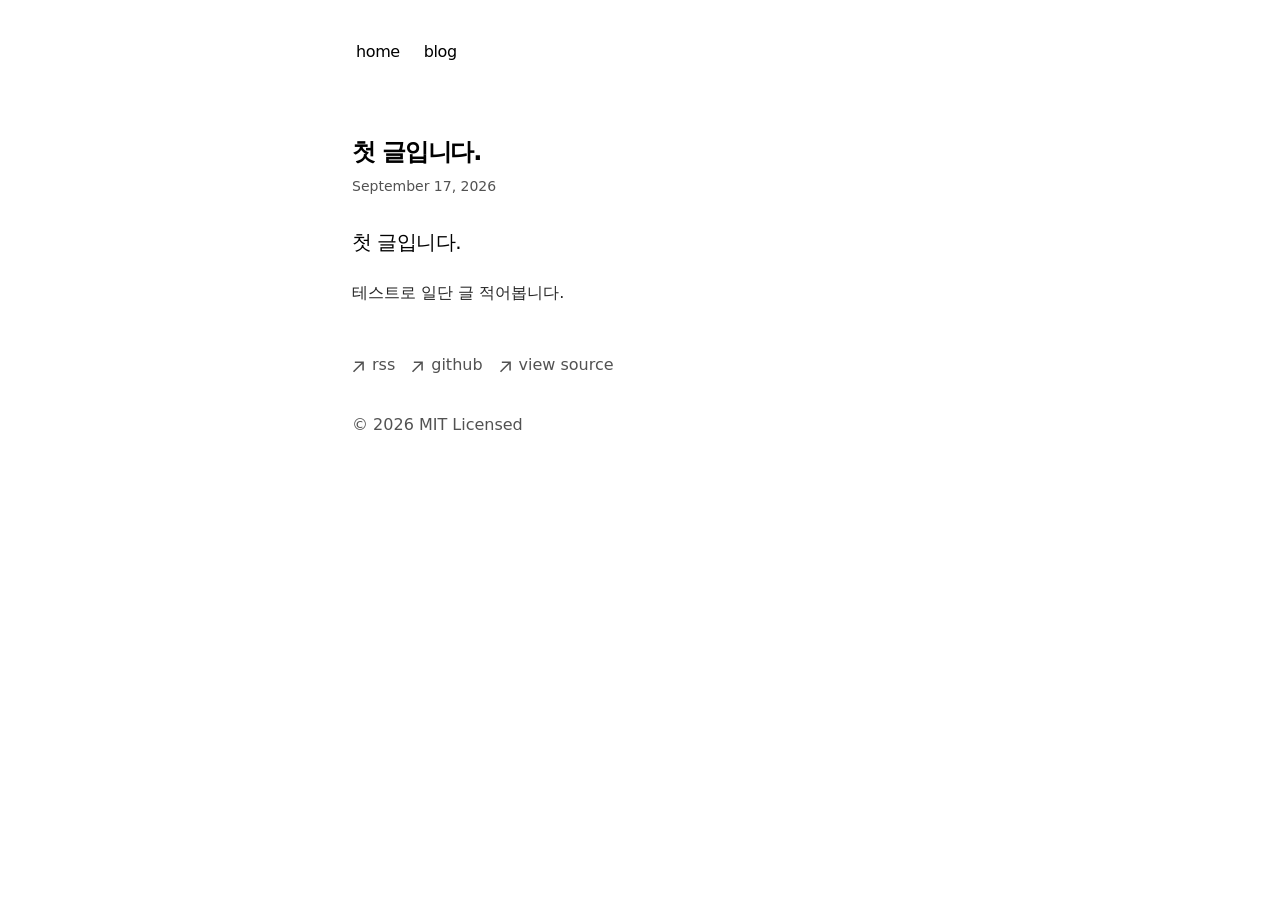
<file: blog/vim/index.html>
<!DOCTYPE html><!--oyrgmF1Dx3ictpBRRsKuO--><html lang="ko" class="text-black bg-white dark:text-white dark:bg-black geistsans_d5a4f12f-module__oi7R6W__variable geistmono_157ca88a-module__osPrOG__variable"><head><meta charSet="utf-8"/><meta name="viewport" content="width=device-width, initial-scale=1"/><link rel="preload" href="/_next/static/media/GeistMono_Variable.p.aabdd940.woff2" as="font" crossorigin="" type="font/woff2"/><link rel="preload" href="/_next/static/media/Geist_Variable-s.p.35889d8b.woff2" as="font" crossorigin="" type="font/woff2"/><link rel="stylesheet" href="/_next/static/chunks/dd1597630cc93c74.css" data-precedence="next"/><link rel="preload" as="script" fetchPriority="low" href="/_next/static/chunks/ae3509c3d6883f83.js"/><script src="/_next/static/chunks/a9077698ef76e11f.js" async=""></script><script src="/_next/static/chunks/7e861fa2f6e8dac3.js" async=""></script><script src="/_next/static/chunks/cb73eba711e282ea.js" async=""></script><script src="/_next/static/chunks/turbopack-9a8213828bfe24ab.js" async=""></script><script src="/_next/static/chunks/1af1dd91bd03bb80.js" async=""></script><script src="/_next/static/chunks/75f277ecb6d71786.js" async=""></script><script src="/_next/static/chunks/cc5639b053815f24.js" async=""></script><script src="/_next/static/chunks/4904848246fadb45.js" async=""></script><meta name="next-size-adjust" content=""/><title>첫 글입니다. | 인문학 개발자의 소소한 블로그</title><meta name="description" content="summary"/><meta name="robots" content="index, follow"/><meta name="googlebot" content="index, follow, max-video-preview:-1, max-image-preview:large, max-snippet:-1"/><meta property="og:title" content="첫 글입니다."/><meta property="og:description" content="summary"/><meta property="og:url" content="https://ppaapp220022.github.io/blog/vim/"/><meta property="og:image" content="https://ppaapp220022.github.io/og.png"/><meta property="og:type" content="article"/><meta property="article:published_time" content="2026-09-17"/><meta name="twitter:card" content="summary_large_image"/><meta name="twitter:title" content="첫 글입니다."/><meta name="twitter:description" content="summary"/><meta name="twitter:image" content="https://ppaapp220022.github.io/og.png"/><script src="/_next/static/chunks/a6dad97d9634a72d.js" noModule=""></script></head><body class="antialiased max-w-xl mx-4 mt-8 lg:mx-auto"><div hidden=""><!--$--><!--/$--></div><main class="flex-auto min-w-0 mt-6 flex flex-col px-2 md:px-0"><aside class="-ml-[8px] mb-16 tracking-tight"><div class="lg:sticky lg:top-20"><nav class="flex flex-row items-start relative px-0 pb-0 fade md:overflow-auto scroll-pr-6 md:relative" id="nav"><div class="flex flex-row space-x-0 pr-10"><a class="transition-all hover:text-neutral-800 dark:hover:text-neutral-200 flex align-middle relative py-1 px-2 m-1" href="/">home</a><a class="transition-all hover:text-neutral-800 dark:hover:text-neutral-200 flex align-middle relative py-1 px-2 m-1" href="/blog/">blog</a></div></nav></div></aside><section><script type="application/ld+json">{"@context":"https://schema.org","@type":"BlogPosting","headline":"첫 글입니다.","datePublished":"2026-09-17","dateModified":"2026-09-17","description":"summary","image":"https://ppaapp220022.github.io/og.png","url":"https://ppaapp220022.github.io/blog/vim","author":{"@type":"Person","name":"My Portfolio"}}</script><h1 class="title font-semibold text-2xl tracking-tighter">첫 글입니다.</h1><div class="flex justify-between items-center mt-2 mb-8 text-sm"><p class="text-sm text-neutral-600 dark:text-neutral-400">September 17, 2026</p></div><article class="prose"><h2 id="-"><a href="#-" class="anchor"></a>첫 글입니다.</h2>
<p>테스트로 일단 글 적어봅니다.</p></article></section><!--$--><!--/$--><footer class="mb-16"><ul class="font-sm mt-8 flex flex-col space-x-0 space-y-2 text-neutral-600 md:flex-row md:space-x-4 md:space-y-0 dark:text-neutral-300"><li><a class="flex items-center transition-all hover:text-neutral-800 dark:hover:text-neutral-100" rel="noopener noreferrer" target="_blank" href="/rss"><svg width="12" height="12" viewBox="0 0 12 12" fill="none" xmlns="http://www.w3.org/2000/svg"><path d="M2.07102 11.3494L0.963068 10.2415L9.2017 1.98864H2.83807L2.85227 0.454545H11.8438V9.46023H10.2955L10.3097 3.09659L2.07102 11.3494Z" fill="currentColor"></path></svg><p class="ml-2 h-7">rss</p></a></li><li><a class="flex items-center transition-all hover:text-neutral-800 dark:hover:text-neutral-100" rel="noopener noreferrer" target="_blank" href="https://github.com/ppaapp220022"><svg width="12" height="12" viewBox="0 0 12 12" fill="none" xmlns="http://www.w3.org/2000/svg"><path d="M2.07102 11.3494L0.963068 10.2415L9.2017 1.98864H2.83807L2.85227 0.454545H11.8438V9.46023H10.2955L10.3097 3.09659L2.07102 11.3494Z" fill="currentColor"></path></svg><p class="ml-2 h-7">github</p></a></li><li><a class="flex items-center transition-all hover:text-neutral-800 dark:hover:text-neutral-100" rel="noopener noreferrer" target="_blank" href="https://github.com/ppaapp220022/ppaapp220022.github.io"><svg width="12" height="12" viewBox="0 0 12 12" fill="none" xmlns="http://www.w3.org/2000/svg"><path d="M2.07102 11.3494L0.963068 10.2415L9.2017 1.98864H2.83807L2.85227 0.454545H11.8438V9.46023H10.2955L10.3097 3.09659L2.07102 11.3494Z" fill="currentColor"></path></svg><p class="ml-2 h-7">view source</p></a></li></ul><p class="mt-8 text-neutral-600 dark:text-neutral-300">© <!-- -->2026<!-- --> MIT Licensed</p></footer></main><script src="/_next/static/chunks/ae3509c3d6883f83.js" id="_R_" async=""></script><script>(self.__next_f=self.__next_f||[]).push([0])</script><script>self.__next_f.push([1,"1:\"$Sreact.fragment\"\n2:I[70045,[\"/_next/static/chunks/1af1dd91bd03bb80.js\",\"/_next/static/chunks/75f277ecb6d71786.js\"],\"\"]\n3:I[56454,[\"/_next/static/chunks/cc5639b053815f24.js\",\"/_next/static/chunks/4904848246fadb45.js\"],\"default\"]\n4:I[10158,[\"/_next/static/chunks/cc5639b053815f24.js\",\"/_next/static/chunks/4904848246fadb45.js\"],\"default\"]\n9:I[9442,[\"/_next/static/chunks/cc5639b053815f24.js\",\"/_next/static/chunks/4904848246fadb45.js\"],\"default\"]\n:HL[\"/_next/static/chunks/dd1597630cc93c74.css\",\"style\"]\n:HL[\"/_next/static/media/GeistMono_Variable.p.aabdd940.woff2\",\"font\",{\"crossOrigin\":\"\",\"type\":\"font/woff2\"}]\n:HL[\"/_next/static/media/Geist_Variable-s.p.35889d8b.woff2\",\"font\",{\"crossOrigin\":\"\",\"type\":\"font/woff2\"}]\n"])</script><script>self.__next_f.push([1,"0:{\"P\":null,\"b\":\"oyrgmF1Dx3ictpBRRsKuO\",\"c\":[\"\",\"blog\",\"vim\",\"\"],\"q\":\"\",\"i\":false,\"f\":[[[\"\",{\"children\":[\"blog\",{\"children\":[[\"slug\",\"vim\",\"d\"],{\"children\":[\"__PAGE__\",{}]}]}]},\"$undefined\",\"$undefined\",true],[[\"$\",\"$1\",\"c\",{\"children\":[[[\"$\",\"link\",\"0\",{\"rel\":\"stylesheet\",\"href\":\"/_next/static/chunks/dd1597630cc93c74.css\",\"precedence\":\"next\",\"crossOrigin\":\"$undefined\",\"nonce\":\"$undefined\"}],[\"$\",\"script\",\"script-0\",{\"src\":\"/_next/static/chunks/1af1dd91bd03bb80.js\",\"async\":true,\"nonce\":\"$undefined\"}]],[\"$\",\"html\",null,{\"lang\":\"ko\",\"className\":\"text-black bg-white dark:text-white dark:bg-black geistsans_d5a4f12f-module__oi7R6W__variable geistmono_157ca88a-module__osPrOG__variable\",\"children\":[\"$\",\"body\",null,{\"className\":\"antialiased max-w-xl mx-4 mt-8 lg:mx-auto\",\"children\":[\"$\",\"main\",null,{\"className\":\"flex-auto min-w-0 mt-6 flex flex-col px-2 md:px-0\",\"children\":[[\"$\",\"aside\",null,{\"className\":\"-ml-[8px] mb-16 tracking-tight\",\"children\":[\"$\",\"div\",null,{\"className\":\"lg:sticky lg:top-20\",\"children\":[\"$\",\"nav\",null,{\"className\":\"flex flex-row items-start relative px-0 pb-0 fade md:overflow-auto scroll-pr-6 md:relative\",\"id\":\"nav\",\"children\":[\"$\",\"div\",null,{\"className\":\"flex flex-row space-x-0 pr-10\",\"children\":[[\"$\",\"$L2\",\"/\",{\"href\":\"/\",\"className\":\"transition-all hover:text-neutral-800 dark:hover:text-neutral-200 flex align-middle relative py-1 px-2 m-1\",\"children\":\"home\"}],[\"$\",\"$L2\",\"/blog\",{\"href\":\"/blog\",\"className\":\"transition-all hover:text-neutral-800 dark:hover:text-neutral-200 flex align-middle relative py-1 px-2 m-1\",\"children\":\"blog\"}]]}]}]}]}],[\"$\",\"$L3\",null,{\"parallelRouterKey\":\"children\",\"error\":\"$undefined\",\"errorStyles\":\"$undefined\",\"errorScripts\":\"$undefined\",\"template\":[\"$\",\"$L4\",null,{}],\"templateStyles\":\"$undefined\",\"templateScripts\":\"$undefined\",\"notFound\":[[\"$\",\"section\",null,{\"children\":[[\"$\",\"h1\",null,{\"className\":\"mb-8 text-2xl font-semibold tracking-tighter\",\"children\":\"404 - Page Not Found\"}],[\"$\",\"p\",null,{\"className\":\"mb-4\",\"children\":\"The page you are looking for does not exist.\"}]]}],[]],\"forbidden\":\"$undefined\",\"unauthorized\":\"$undefined\"}],[\"$\",\"footer\",null,{\"className\":\"mb-16\",\"children\":[[\"$\",\"ul\",null,{\"className\":\"font-sm mt-8 flex flex-col space-x-0 space-y-2 text-neutral-600 md:flex-row md:space-x-4 md:space-y-0 dark:text-neutral-300\",\"children\":[[\"$\",\"li\",null,{\"children\":[\"$\",\"a\",null,{\"className\":\"flex items-center transition-all hover:text-neutral-800 dark:hover:text-neutral-100\",\"rel\":\"noopener noreferrer\",\"target\":\"_blank\",\"href\":\"/rss\",\"children\":[[\"$\",\"svg\",null,{\"width\":\"12\",\"height\":\"12\",\"viewBox\":\"0 0 12 12\",\"fill\":\"none\",\"xmlns\":\"http://www.w3.org/2000/svg\",\"children\":[\"$\",\"path\",null,{\"d\":\"M2.07102 11.3494L0.963068 10.2415L9.2017 1.98864H2.83807L2.85227 0.454545H11.8438V9.46023H10.2955L10.3097 3.09659L2.07102 11.3494Z\",\"fill\":\"currentColor\"}]}],[\"$\",\"p\",null,{\"className\":\"ml-2 h-7\",\"children\":\"rss\"}]]}]}],[\"$\",\"li\",null,{\"children\":[\"$\",\"a\",null,{\"className\":\"flex items-center transition-all hover:text-neutral-800 dark:hover:text-neutral-100\",\"rel\":\"noopener noreferrer\",\"target\":\"_blank\",\"href\":\"https://github.com/ppaapp220022\",\"children\":[[\"$\",\"svg\",null,{\"width\":\"12\",\"height\":\"12\",\"viewBox\":\"0 0 12 12\",\"fill\":\"none\",\"xmlns\":\"http://www.w3.org/2000/svg\",\"children\":[\"$\",\"path\",null,{\"d\":\"M2.07102 11.3494L0.963068 10.2415L9.2017 1.98864H2.83807L2.85227 0.454545H11.8438V9.46023H10.2955L10.3097 3.09659L2.07102 11.3494Z\",\"fill\":\"currentColor\"}]}],[\"$\",\"p\",null,{\"className\":\"ml-2 h-7\",\"children\":\"github\"}]]}]}],[\"$\",\"li\",null,{\"children\":[\"$\",\"a\",null,{\"className\":\"flex items-center transition-all hover:text-neutral-800 dark:hover:text-neutral-100\",\"rel\":\"noopener noreferrer\",\"target\":\"_blank\",\"href\":\"https://github.com/ppaapp220022/ppaapp220022.github.io\",\"children\":[[\"$\",\"svg\",null,{\"width\":\"12\",\"height\":\"12\",\"viewBox\":\"0 0 12 12\",\"fill\":\"none\",\"xmlns\":\"http://www.w3.org/2000/svg\",\"children\":[\"$\",\"path\",null,{\"d\":\"M2.07102 11.3494L0.963068 10.2415L9.2017 1.98864H2.83807L2.85227 0.454545H11.8438V9.46023H10.2955L10.3097 3.09659L2.07102 11.3494Z\",\"fill\":\"currentColor\"}]}],[\"$\",\"p\",null,{\"className\":\"ml-2 h-7\",\"children\":\"view source\"}]]}]}]]}],[\"$\",\"p\",null,{\"className\":\"mt-8 text-neutral-600 dark:text-neutral-300\",\"children\":[\"© \",2026,\" MIT Licensed\"]}]]}]]}]}]}]]}],{\"children\":[[\"$\",\"$1\",\"c\",{\"children\":[null,[\"$\",\"$L3\",null,{\"parallelRouterKey\":\"children\",\"error\":\"$undefined\",\"errorStyles\":\"$undefined\",\"errorScripts\":\"$undefined\",\"template\":\"$L5\",\"templateStyles\":\"$undefined\",\"templateScripts\":\"$undefined\",\"notFound\":\"$undefined\",\"forbidden\":\"$undefined\",\"unauthorized\":\"$undefined\"}]]}],{\"children\":[\"$L6\",{\"children\":[\"$L7\",{},null,false,false]},null,false,false]},null,false,false]},null,false,false],\"$L8\",false]],\"m\":\"$undefined\",\"G\":[\"$9\",[]],\"S\":true}\n"])</script><script>self.__next_f.push([1,"b:I[25151,[\"/_next/static/chunks/cc5639b053815f24.js\",\"/_next/static/chunks/4904848246fadb45.js\"],\"OutletBoundary\"]\nc:\"$Sreact.suspense\"\ne:I[25151,[\"/_next/static/chunks/cc5639b053815f24.js\",\"/_next/static/chunks/4904848246fadb45.js\"],\"ViewportBoundary\"]\n10:I[25151,[\"/_next/static/chunks/cc5639b053815f24.js\",\"/_next/static/chunks/4904848246fadb45.js\"],\"MetadataBoundary\"]\n5:[\"$\",\"$L4\",null,{}]\n6:[\"$\",\"$1\",\"c\",{\"children\":[null,[\"$\",\"$L3\",null,{\"parallelRouterKey\":\"children\",\"error\":\"$undefined\",\"errorStyles\":\"$undefined\",\"errorScripts\":\"$undefined\",\"template\":[\"$\",\"$L4\",null,{}],\"templateStyles\":\"$undefined\",\"templateScripts\":\"$undefined\",\"notFound\":\"$undefined\",\"forbidden\":\"$undefined\",\"unauthorized\":\"$undefined\"}]]}]\n7:[\"$\",\"$1\",\"c\",{\"children\":[\"$La\",[[\"$\",\"script\",\"script-0\",{\"src\":\"/_next/static/chunks/75f277ecb6d71786.js\",\"async\":true,\"nonce\":\"$undefined\"}]],[\"$\",\"$Lb\",null,{\"children\":[\"$\",\"$c\",null,{\"name\":\"Next.MetadataOutlet\",\"children\":\"$@d\"}]}]]}]\n8:[\"$\",\"$1\",\"h\",{\"children\":[null,[\"$\",\"$Le\",null,{\"children\":\"$@f\"}],[\"$\",\"div\",null,{\"hidden\":true,\"children\":[\"$\",\"$L10\",null,{\"children\":[\"$\",\"$c\",null,{\"name\":\"Next.Metadata\",\"children\":\"$@11\"}]}]}],[\"$\",\"meta\",null,{\"name\":\"next-size-adjust\",\"content\":\"\"}]]}]\n"])</script><script>self.__next_f.push([1,"a:[\"$\",\"section\",null,{\"children\":[[\"$\",\"script\",null,{\"type\":\"application/ld+json\",\"suppressHydrationWarning\":true,\"dangerouslySetInnerHTML\":{\"__html\":\"{\\\"@context\\\":\\\"https://schema.org\\\",\\\"@type\\\":\\\"BlogPosting\\\",\\\"headline\\\":\\\"첫 글입니다.\\\",\\\"datePublished\\\":\\\"2026-09-17\\\",\\\"dateModified\\\":\\\"2026-09-17\\\",\\\"description\\\":\\\"summary\\\",\\\"image\\\":\\\"https://ppaapp220022.github.io/og.png\\\",\\\"url\\\":\\\"https://ppaapp220022.github.io/blog/vim\\\",\\\"author\\\":{\\\"@type\\\":\\\"Person\\\",\\\"name\\\":\\\"My Portfolio\\\"}}\"}}],[\"$\",\"h1\",null,{\"className\":\"title font-semibold text-2xl tracking-tighter\",\"children\":\"첫 글입니다.\"}],[\"$\",\"div\",null,{\"className\":\"flex justify-between items-center mt-2 mb-8 text-sm\",\"children\":[\"$\",\"p\",null,{\"className\":\"text-sm text-neutral-600 dark:text-neutral-400\",\"children\":\"September 17, 2026\"}]}],[\"$\",\"article\",null,{\"className\":\"prose\",\"children\":\"$L12\"}]]}]\n"])</script><script>self.__next_f.push([1,"12:[[\"$\",\"h2\",null,{\"id\":\"-\",\"children\":[[[\"$\",\"a\",\"link--\",{\"href\":\"#-\",\"className\":\"anchor\"}]],\"첫 글입니다.\"]}],\"\\n\",[\"$\",\"p\",null,{\"children\":\"테스트로 일단 글 적어봅니다.\"}]]\n"])</script><script>self.__next_f.push([1,"f:[[\"$\",\"meta\",\"0\",{\"charSet\":\"utf-8\"}],[\"$\",\"meta\",\"1\",{\"name\":\"viewport\",\"content\":\"width=device-width, initial-scale=1\"}]]\n"])</script><script>self.__next_f.push([1,"11:[[\"$\",\"title\",\"0\",{\"children\":\"첫 글입니다. | 인문학 개발자의 소소한 블로그\"}],[\"$\",\"meta\",\"1\",{\"name\":\"description\",\"content\":\"summary\"}],[\"$\",\"meta\",\"2\",{\"name\":\"robots\",\"content\":\"index, follow\"}],[\"$\",\"meta\",\"3\",{\"name\":\"googlebot\",\"content\":\"index, follow, max-video-preview:-1, max-image-preview:large, max-snippet:-1\"}],[\"$\",\"meta\",\"4\",{\"property\":\"og:title\",\"content\":\"첫 글입니다.\"}],[\"$\",\"meta\",\"5\",{\"property\":\"og:description\",\"content\":\"summary\"}],[\"$\",\"meta\",\"6\",{\"property\":\"og:url\",\"content\":\"https://ppaapp220022.github.io/blog/vim/\"}],[\"$\",\"meta\",\"7\",{\"property\":\"og:image\",\"content\":\"https://ppaapp220022.github.io/og.png\"}],[\"$\",\"meta\",\"8\",{\"property\":\"og:type\",\"content\":\"article\"}],[\"$\",\"meta\",\"9\",{\"property\":\"article:published_time\",\"content\":\"2026-09-17\"}],[\"$\",\"meta\",\"10\",{\"name\":\"twitter:card\",\"content\":\"summary_large_image\"}],[\"$\",\"meta\",\"11\",{\"name\":\"twitter:title\",\"content\":\"첫 글입니다.\"}],[\"$\",\"meta\",\"12\",{\"name\":\"twitter:description\",\"content\":\"summary\"}],[\"$\",\"meta\",\"13\",{\"name\":\"twitter:image\",\"content\":\"https://ppaapp220022.github.io/og.png\"}]]\nd:null\n"])</script></body></html>
</file>
<file: _next/static/chunks/dd1597630cc93c74.css>
@layer theme{:root{--default-transition-duration:.15s;--default-transition-timing-function:cubic-bezier(.4,0,.2,1);--default-font-family:var(--font-family-sans);--default-font-feature-settings:var(--font-family-sans--font-feature-settings);--default-font-variation-settings:var(--font-family-sans--font-variation-settings);--default-mono-font-family:var(--font-family-mono);--default-mono-font-feature-settings:var(--font-family-mono--font-feature-settings);--default-mono-font-variation-settings:var(--font-family-mono--font-variation-settings);--breakpoint-sm:640px;--breakpoint-md:768px;--breakpoint-lg:1024px;--breakpoint-xl:1280px;--breakpoint-2xl:1536px;--color-black:#000;--color-white:#fff;--color-slate-50:#f8fafc;--color-slate-100:#f1f5f9;--color-slate-200:#e2e8f0;--color-slate-300:#cbd5e1;--color-slate-400:#94a3b8;--color-slate-500:#64748b;--color-slate-600:#475569;--color-slate-700:#334155;--color-slate-800:#1e293b;--color-slate-900:#0f172a;--color-slate-950:#020617;--color-gray-50:#f9fafb;--color-gray-100:#f3f4f6;--color-gray-200:#e5e7eb;--color-gray-300:#d1d5db;--color-gray-400:#9ca3af;--color-gray-500:#6b7280;--color-gray-600:#4b5563;--color-gray-700:#374151;--color-gray-800:#1f2937;--color-gray-900:#111827;--color-gray-950:#030712;--color-zinc-50:#fafafa;--color-zinc-100:#f4f4f5;--color-zinc-200:#e4e4e7;--color-zinc-300:#d4d4d8;--color-zinc-400:#a1a1aa;--color-zinc-500:#71717a;--color-zinc-600:#52525b;--color-zinc-700:#3f3f46;--color-zinc-800:#27272a;--color-zinc-900:#18181b;--color-zinc-950:#09090b;--color-neutral-50:#fafafa;--color-neutral-100:#f5f5f5;--color-neutral-200:#e5e5e5;--color-neutral-300:#d4d4d4;--color-neutral-400:#a3a3a3;--color-neutral-500:#737373;--color-neutral-600:#525252;--color-neutral-700:#404040;--color-neutral-800:#262626;--color-neutral-900:#171717;--color-neutral-950:#0a0a0a;--color-stone-50:#fafaf9;--color-stone-100:#f5f5f4;--color-stone-200:#e7e5e4;--color-stone-300:#d6d3d1;--color-stone-400:#a8a29e;--color-stone-500:#78716c;--color-stone-600:#57534e;--color-stone-700:#44403c;--color-stone-800:#292524;--color-stone-900:#1c1917;--color-stone-950:#0c0a09;--color-red-50:#fef2f2;--color-red-100:#fee2e2;--color-red-200:#fecaca;--color-red-300:#fca5a5;--color-red-400:#f87171;--color-red-500:#ef4444;--color-red-600:#dc2626;--color-red-700:#b91c1c;--color-red-800:#991b1b;--color-red-900:#7f1d1d;--color-red-950:#450a0a;--color-orange-50:#fff7ed;--color-orange-100:#ffedd5;--color-orange-200:#fed7aa;--color-orange-300:#fdba74;--color-orange-400:#fb923c;--color-orange-500:#f97316;--color-orange-600:#ea580c;--color-orange-700:#c2410c;--color-orange-800:#9a3412;--color-orange-900:#7c2d12;--color-orange-950:#431407;--color-amber-50:#fffbeb;--color-amber-100:#fef3c7;--color-amber-200:#fde68a;--color-amber-300:#fcd34d;--color-amber-400:#fbbf24;--color-amber-500:#f59e0b;--color-amber-600:#d97706;--color-amber-700:#b45309;--color-amber-800:#92400e;--color-amber-900:#78350f;--color-amber-950:#451a03;--color-yellow-50:#fefce8;--color-yellow-100:#fef9c3;--color-yellow-200:#fef08a;--color-yellow-300:#fde047;--color-yellow-400:#facc15;--color-yellow-500:#eab308;--color-yellow-600:#ca8a04;--color-yellow-700:#a16207;--color-yellow-800:#854d0e;--color-yellow-900:#713f12;--color-yellow-950:#422006;--color-lime-50:#f7fee7;--color-lime-100:#ecfccb;--color-lime-200:#d9f99d;--color-lime-300:#bef264;--color-lime-400:#a3e635;--color-lime-500:#84cc16;--color-lime-600:#65a30d;--color-lime-700:#4d7c0f;--color-lime-800:#3f6212;--color-lime-900:#365314;--color-lime-950:#1a2e05;--color-green-50:#f0fdf4;--color-green-100:#dcfce7;--color-green-200:#bbf7d0;--color-green-300:#86efac;--color-green-400:#4ade80;--color-green-500:#22c55e;--color-green-600:#16a34a;--color-green-700:#15803d;--color-green-800:#166534;--color-green-900:#14532d;--color-green-950:#052e16;--color-emerald-50:#ecfdf5;--color-emerald-100:#d1fae5;--color-emerald-200:#a7f3d0;--color-emerald-300:#6ee7b7;--color-emerald-400:#34d399;--color-emerald-500:#10b981;--color-emerald-600:#059669;--color-emerald-700:#047857;--color-emerald-800:#065f46;--color-emerald-900:#064e3b;--color-emerald-950:#022c22;--color-teal-50:#f0fdfa;--color-teal-100:#ccfbf1;--color-teal-200:#99f6e4;--color-teal-300:#5eead4;--color-teal-400:#2dd4bf;--color-teal-500:#14b8a6;--color-teal-600:#0d9488;--color-teal-700:#0f766e;--color-teal-800:#115e59;--color-teal-900:#134e4a;--color-teal-950:#042f2e;--color-cyan-50:#ecfeff;--color-cyan-100:#cffafe;--color-cyan-200:#a5f3fc;--color-cyan-300:#67e8f9;--color-cyan-400:#22d3ee;--color-cyan-500:#06b6d4;--color-cyan-600:#0891b2;--color-cyan-700:#0e7490;--color-cyan-800:#155e75;--color-cyan-900:#164e63;--color-cyan-950:#083344;--color-sky-50:#f0f9ff;--color-sky-100:#e0f2fe;--color-sky-200:#bae6fd;--color-sky-300:#7dd3fc;--color-sky-400:#38bdf8;--color-sky-500:#0ea5e9;--color-sky-600:#0284c7;--color-sky-700:#0369a1;--color-sky-800:#075985;--color-sky-900:#0c4a6e;--color-sky-950:#082f49;--color-blue-50:#eff6ff;--color-blue-100:#dbeafe;--color-blue-200:#bfdbfe;--color-blue-300:#93c5fd;--color-blue-400:#60a5fa;--color-blue-500:#3b82f6;--color-blue-600:#2563eb;--color-blue-700:#1d4ed8;--color-blue-800:#1e40af;--color-blue-900:#1e3a8a;--color-blue-950:#172554;--color-indigo-50:#eef2ff;--color-indigo-100:#e0e7ff;--color-indigo-200:#c7d2fe;--color-indigo-300:#a5b4fc;--color-indigo-400:#818cf8;--color-indigo-500:#6366f1;--color-indigo-600:#4f46e5;--color-indigo-700:#4338ca;--color-indigo-800:#3730a3;--color-indigo-900:#312e81;--color-indigo-950:#1e1b4b;--color-violet-50:#f5f3ff;--color-violet-100:#ede9fe;--color-violet-200:#ddd6fe;--color-violet-300:#c4b5fd;--color-violet-400:#a78bfa;--color-violet-500:#8b5cf6;--color-violet-600:#7c3aed;--color-violet-700:#6d28d9;--color-violet-800:#5b21b6;--color-violet-900:#4c1d95;--color-violet-950:#2e1065;--color-purple-50:#faf5ff;--color-purple-100:#f3e8ff;--color-purple-200:#e9d5ff;--color-purple-300:#d8b4fe;--color-purple-400:#c084fc;--color-purple-500:#a855f7;--color-purple-600:#9333ea;--color-purple-700:#7e22ce;--color-purple-800:#6b21a8;--color-purple-900:#581c87;--color-purple-950:#3b0764;--color-fuchsia-50:#fdf4ff;--color-fuchsia-100:#fae8ff;--color-fuchsia-200:#f5d0fe;--color-fuchsia-300:#f0abfc;--color-fuchsia-400:#e879f9;--color-fuchsia-500:#d946ef;--color-fuchsia-600:#c026d3;--color-fuchsia-700:#a21caf;--color-fuchsia-800:#86198f;--color-fuchsia-900:#701a75;--color-fuchsia-950:#4a044e;--color-pink-50:#fdf2f8;--color-pink-100:#fce7f3;--color-pink-200:#fbcfe8;--color-pink-300:#f9a8d4;--color-pink-400:#f472b6;--color-pink-500:#ec4899;--color-pink-600:#db2777;--color-pink-700:#be185d;--color-pink-800:#9d174d;--color-pink-900:#831843;--color-pink-950:#500724;--color-rose-50:#fff1f2;--color-rose-100:#ffe4e6;--color-rose-200:#fecdd3;--color-rose-300:#fda4af;--color-rose-400:#fb7185;--color-rose-500:#f43f5e;--color-rose-600:#e11d48;--color-rose-700:#be123c;--color-rose-800:#9f1239;--color-rose-900:#881337;--color-rose-950:#4c0519;--animate-spin:spin 1s linear infinite;--animate-ping:ping 1s cubic-bezier(0,0,.2,1)infinite;--animate-pulse:pulse 2s cubic-bezier(.4,0,.6,1)infinite;--animate-bounce:bounce 1s infinite;--blur:8px;--blur-sm:4px;--blur-md:12px;--blur-lg:16px;--blur-xl:24px;--blur-2xl:40px;--blur-3xl:64px;--radius:.25rem;--radius-sm:.125rem;--radius-md:.375rem;--radius-lg:.5rem;--radius-xl:.75rem;--radius-2xl:1rem;--radius-3xl:1.5rem;--shadow:0 1px 3px 0 #0000001a,0 1px 2px -1px #0000001a;--shadow-xs:0 1px #0000000d;--shadow-sm:0 1px 2px 0 #0000000d;--shadow-md:0 4px 6px -1px #0000001a,0 2px 4px -2px #0000001a;--shadow-lg:0 10px 15px -3px #0000001a,0 4px 6px -4px #0000001a;--shadow-xl:0 20px 25px -5px #0000001a,0 8px 10px -6px #0000001a;--shadow-2xl:0 25px 50px -12px #00000040;--shadow-inner:inset 0 2px 4px 0 #0000000d;--inset-shadow-xs:inset 0 1px #0000000d;--inset-shadow-sm:inset 0 1px 1px #0000000d;--inset-shadow:inset 0 2px 4px #0000000d;--drop-shadow:0 1px 2px #0000001a,0 1px 1px #0000000f;--drop-shadow-sm:0 1px 1px #0000000d;--drop-shadow-md:0 4px 3px #00000012,0 2px 2px #0000000f;--drop-shadow-lg:0 10px 8px #0000000a,0 4px 3px #0000001a;--drop-shadow-xl:0 20px 13px #00000008,0 8px 5px #00000014;--drop-shadow-2xl:0 25px 25px #00000026;--spacing-px:1px;--spacing-0:0px;--spacing-0_5:.125rem;--spacing-1:.25rem;--spacing-1_5:.375rem;--spacing-2:.5rem;--spacing-2_5:.625rem;--spacing-3:.75rem;--spacing-3_5:.875rem;--spacing-4:1rem;--spacing-5:1.25rem;--spacing-6:1.5rem;--spacing-7:1.75rem;--spacing-8:2rem;--spacing-9:2.25rem;--spacing-10:2.5rem;--spacing-11:2.75rem;--spacing-12:3rem;--spacing-14:3.5rem;--spacing-16:4rem;--spacing-20:5rem;--spacing-24:6rem;--spacing-28:7rem;--spacing-32:8rem;--spacing-36:9rem;--spacing-40:10rem;--spacing-44:11rem;--spacing-48:12rem;--spacing-52:13rem;--spacing-56:14rem;--spacing-60:15rem;--spacing-64:16rem;--spacing-72:18rem;--spacing-80:20rem;--spacing-96:24rem;--width-3xs:16rem;--width-2xs:18rem;--width-xs:20rem;--width-sm:24rem;--width-md:28rem;--width-lg:32rem;--width-xl:36rem;--width-2xl:42rem;--width-3xl:48rem;--width-4xl:56rem;--width-5xl:64rem;--width-6xl:72rem;--width-7xl:80rem;--width-prose:65ch;--font-family-sans:ui-sans-serif,system-ui,sans-serif,"Apple Color Emoji","Segoe UI Emoji","Segoe UI Symbol","Noto Color Emoji";--font-family-serif:ui-serif,Georgia,Cambria,"Times New Roman",Times,serif;--font-family-mono:ui-monospace,SFMono-Regular,Menlo,Monaco,Consolas,"Liberation Mono","Courier New",monospace;--font-size-xs:.75rem;--font-size-xs--line-height:1rem;--font-size-sm:.875rem;--font-size-sm--line-height:1.25rem;--font-size-base:1rem;--font-size-base--line-height:1.5rem;--font-size-lg:1.125rem;--font-size-lg--line-height:1.75rem;--font-size-xl:1.25rem;--font-size-xl--line-height:1.75rem;--font-size-2xl:1.5rem;--font-size-2xl--line-height:2rem;--font-size-3xl:1.875rem;--font-size-3xl--line-height:2.25rem;--font-size-4xl:2.25rem;--font-size-4xl--line-height:2.5rem;--font-size-5xl:3rem;--font-size-5xl--line-height:1;--font-size-6xl:3.75rem;--font-size-6xl--line-height:1;--font-size-7xl:4.5rem;--font-size-7xl--line-height:1;--font-size-8xl:6rem;--font-size-8xl--line-height:1;--font-size-9xl:8rem;--font-size-9xl--line-height:1;--letter-spacing-tighter:-.05em;--letter-spacing-tight:-.025em;--letter-spacing-normal:0em;--letter-spacing-wide:.025em;--letter-spacing-wider:.05em;--letter-spacing-widest:.1em;--line-height-none:1;--line-height-tight:1.25;--line-height-snug:1.375;--line-height-normal:1.5;--line-height-relaxed:1.625;--line-height-loose:2;--line-height-3:.75rem;--line-height-4:1rem;--line-height-5:1.25rem;--line-height-6:1.5rem;--line-height-7:1.75rem;--line-height-8:2rem;--line-height-9:2.25rem;--line-height-10:2.5rem;--perspective-dramatic:100px;--perspective-near:300px;--perspective-normal:500px;--perspective-midrange:800px;--perspective-distant:1200px;--transition-timing-function-linear:linear;--transition-timing-function-in:cubic-bezier(.4,0,1,1);--transition-timing-function-out:cubic-bezier(0,0,.2,1);--transition-timing-function-in-out:cubic-bezier(.4,0,.2,1)}}@layer base{*,:after,:before,::backdrop{box-sizing:border-box;border:0 solid;margin:0;padding:0}::file-selector-button{box-sizing:border-box;border:0 solid;margin:0;padding:0}html,:host{-webkit-text-size-adjust:100%;tab-size:4;line-height:1.5;font-family:var(--default-font-family,ui-sans-serif,system-ui,sans-serif,"Apple Color Emoji","Segoe UI Emoji","Segoe UI Symbol","Noto Color Emoji");font-feature-settings:var(--default-font-feature-settings,normal);font-variation-settings:var(--default-font-variation-settings,normal);-webkit-tap-highlight-color:transparent}body{line-height:inherit}hr{color:inherit;border-top-width:1px;height:0}abbr:where([title]){-webkit-text-decoration:underline dotted;text-decoration:underline dotted}h1,h2,h3,h4,h5,h6{font-size:inherit;font-weight:inherit}a{color:inherit;-webkit-text-decoration:inherit;-webkit-text-decoration:inherit;-webkit-text-decoration:inherit;text-decoration:inherit}b,strong{font-weight:bolder}code,kbd,samp,pre{font-family:var(--default-mono-font-family,ui-monospace,SFMono-Regular,Menlo,Monaco,Consolas,"Liberation Mono","Courier New",monospace);font-feature-settings:var(--default-mono-font-feature-settings,normal);font-variation-settings:var(--default-mono-font-variation-settings,normal);font-size:1em}small{font-size:80%}sub,sup{vertical-align:baseline;font-size:75%;line-height:0;position:relative}sub{bottom:-.25em}sup{top:-.5em}table{text-indent:0;border-color:inherit;border-collapse:collapse}button,input,optgroup,select,textarea{font:inherit;font-feature-settings:inherit;font-variation-settings:inherit;letter-spacing:inherit;color:inherit;background:0 0}::file-selector-button{font:inherit;font-feature-settings:inherit;font-variation-settings:inherit;letter-spacing:inherit;color:inherit;background:0 0}input:where(:not([type=button],[type=reset],[type=submit])),select,textarea{border:1px solid}button,input:where([type=button],[type=reset],[type=submit]){appearance:button}::file-selector-button{appearance:button}:-moz-focusring{outline:auto}:-moz-ui-invalid{box-shadow:none}progress{vertical-align:baseline}::-webkit-inner-spin-button{height:auto}::-webkit-outer-spin-button{height:auto}::-webkit-search-decoration{-webkit-appearance:none}summary{display:list-item}ol,ul,menu{list-style:none}textarea{resize:vertical}::placeholder{opacity:1;color:color-mix(in srgb,currentColor 50%,transparent)}:disabled{cursor:default}img,svg,video,canvas,audio,iframe,embed,object{vertical-align:middle;display:block}img,video{max-width:100%;height:auto}[hidden]{display:none!important}}@layer components;@layer utilities{.relative{position:relative}.m-1{margin:var(--spacing-1,.25rem)}.mx-4{margin-left:var(--spacing-4,1rem);margin-right:var(--spacing-4,1rem)}.my-8{margin-top:var(--spacing-8,2rem);margin-bottom:var(--spacing-8,2rem)}.mt-2{margin-top:var(--spacing-2,.5rem)}.mt-6{margin-top:var(--spacing-6,1.5rem)}.mt-8{margin-top:var(--spacing-8,2rem)}.mb-16{margin-bottom:var(--spacing-16,4rem)}.mb-4{margin-bottom:var(--spacing-4,1rem)}.mb-8{margin-bottom:var(--spacing-8,2rem)}.-ml-\[8px\]{margin-left:-8px}.ml-2{margin-left:var(--spacing-2,.5rem)}.flex{display:flex}.hidden{display:none}.table{display:table}.h-7{height:var(--spacing-7,1.75rem)}.w-\[100px\]{width:100px}.w-full{width:100%}.max-w-xl{max-width:var(--width-xl,36rem)}.min-w-0{min-width:var(--spacing-0,0px)}.flex-auto{flex:auto}.scroll-pr-6{scroll-padding-right:var(--spacing-6,1.5rem)}.flex-col{flex-direction:column}.flex-row{flex-direction:row}.items-center{align-items:center}.items-start{align-items:flex-start}.justify-between{justify-content:space-between}:where(.space-y-1>:not([hidden])~:not([hidden])){margin-bottom:calc(var(--spacing-1,.25rem)*var(--tw-space-y-reverse));margin-top:calc(var(--spacing-1,.25rem)*calc(1 - var(--tw-space-y-reverse)))}:where(.space-y-2>:not([hidden])~:not([hidden])){margin-bottom:calc(var(--spacing-2,.5rem)*var(--tw-space-y-reverse));margin-top:calc(var(--spacing-2,.5rem)*calc(1 - var(--tw-space-y-reverse)))}:where(.space-x-0>:not([hidden])~:not([hidden])){margin-inline-start:calc(var(--spacing-0,0px)*calc(1 - var(--tw-space-x-reverse)));margin-inline-end:calc(var(--spacing-0,0px)*var(--tw-space-x-reverse))}.rounded-lg{border-radius:var(--radius-lg,.5rem)}.bg-white{background-color:var(--color-white,#fff)}.py-1{padding-top:var(--spacing-1,.25rem);padding-bottom:var(--spacing-1,.25rem)}.px-0{padding-left:var(--spacing-0,0px);padding-right:var(--spacing-0,0px)}.px-2{padding-left:var(--spacing-2,.5rem);padding-right:var(--spacing-2,.5rem)}.pr-10{padding-right:var(--spacing-10,2.5rem)}.pb-0{padding-bottom:var(--spacing-0,0px)}.align-middle{vertical-align:middle}.text-2xl{font-size:var(--font-size-2xl,1.5rem);line-height:var(--font-size-2xl--line-height,2rem)}.text-sm{font-size:var(--font-size-sm,.875rem);line-height:var(--font-size-sm--line-height,1.25rem)}.font-semibold{font-weight:600}.tabular-nums{--tw-numeric-spacing:tabular-nums;font-variant-numeric:var(--tw-ordinal,)var(--tw-slashed-zero,)var(--tw-numeric-figure,)var(--tw-numeric-spacing,)var(--tw-numeric-fraction,)}.tracking-tight{letter-spacing:var(--letter-spacing-tight,-.025em)}.tracking-tighter{letter-spacing:var(--letter-spacing-tighter,-.05em)}.text-black{color:var(--color-black,#000)}.text-neutral-600{color:var(--color-neutral-600,#525252)}.text-neutral-900{color:var(--color-neutral-900,#171717)}.antialiased{-webkit-font-smoothing:antialiased;-moz-osx-font-smoothing:grayscale}.filter{filter:var(--tw-blur,)var(--tw-brightness,)var(--tw-contrast,)var(--tw-grayscale,)var(--tw-hue-rotate,)var(--tw-invert,)var(--tw-saturate,)var(--tw-sepia,)var(--tw-drop-shadow,)}.transition-all{transition-property:all;transition-duration:.15s;transition-timing-function:cubic-bezier(.4,0,.2,1)}.hover\:text-neutral-800:hover{color:var(--color-neutral-800,#262626)}@media (min-width:768px){.md\:relative{position:relative}.md\:flex-row{flex-direction:row}:where(.md\:space-y-0>:not([hidden])~:not([hidden])){margin-bottom:calc(var(--spacing-0,0px)*var(--tw-space-y-reverse));margin-top:calc(var(--spacing-0,0px)*calc(1 - var(--tw-space-y-reverse)))}:where(.md\:space-x-2>:not([hidden])~:not([hidden])){margin-inline-start:calc(var(--spacing-2,.5rem)*calc(1 - var(--tw-space-x-reverse)));margin-inline-end:calc(var(--spacing-2,.5rem)*var(--tw-space-x-reverse))}:where(.md\:space-x-4>:not([hidden])~:not([hidden])){margin-inline-start:calc(var(--spacing-4,1rem)*calc(1 - var(--tw-space-x-reverse)));margin-inline-end:calc(var(--spacing-4,1rem)*var(--tw-space-x-reverse))}.md\:overflow-auto{overflow:auto}.md\:px-0{padding-left:var(--spacing-0,0px);padding-right:var(--spacing-0,0px)}}@media (min-width:1024px){.lg\:sticky{position:sticky}.lg\:top-20{top:var(--spacing-20,5rem)}.lg\:mx-auto{margin-left:auto;margin-right:auto}}@media (prefers-color-scheme:dark){.dark\:bg-black{background-color:var(--color-black,#000)}.dark\:text-neutral-100{color:var(--color-neutral-100,#f5f5f5)}.dark\:text-neutral-300{color:var(--color-neutral-300,#d4d4d4)}.dark\:text-neutral-400{color:var(--color-neutral-400,#a3a3a3)}.dark\:text-white{color:var(--color-white,#fff)}.dark\:hover\:text-neutral-100:hover{color:var(--color-neutral-100,#f5f5f5)}.dark\:hover\:text-neutral-200:hover{color:var(--color-neutral-200,#e5e5e5)}}}::selection{color:#fefefe;background-color:#47a3f3}:root{--sh-class:#2d5e9d;--sh-identifier:#354150;--sh-sign:#8996a3;--sh-string:#007f7a;--sh-keyword:#e02518;--sh-comment:#a19595;--sh-jsxliterals:#6266d1;--sh-property:#e25a1c;--sh-entity:#e25a1c}@media (prefers-color-scheme:dark){:root{--sh-class:#4c97f8;--sh-identifier:white;--sh-keyword:#f47067;--sh-string:#0fa295}html{--lightningcss-light: ;--lightningcss-dark:initial;--lightningcss-light: ;--lightningcss-dark:initial;color-scheme:dark}}html{min-width:360px}.prose .anchor{visibility:hidden;cursor:pointer;width:80%;max-width:700px;margin-left:-1em;padding-right:.5em;text-decoration-line:none;position:absolute}.anchor:hover{visibility:visible}.prose a{text-decoration-line:underline;-webkit-text-decoration-color:var(--color-neutral-400,#a3a3a3);-webkit-text-decoration-color:var(--color-neutral-400,#a3a3a3);text-decoration-color:var(--color-neutral-400,#a3a3a3);text-underline-offset:2px;text-decoration-thickness:.1em;transition-property:all;transition-duration:.15s;transition-timing-function:cubic-bezier(.4,0,.2,1)}@media (prefers-color-scheme:dark){.prose a{-webkit-text-decoration-color:var(--color-neutral-600,#525252);-webkit-text-decoration-color:var(--color-neutral-600,#525252);text-decoration-color:var(--color-neutral-600,#525252)}}.prose .anchor:after{color:var(--color-neutral-300,#d4d4d4);content:"#"}@media (prefers-color-scheme:dark){.prose .anchor:after{color:var(--color-neutral-700,#404040)}}.prose :hover>.anchor{visibility:visible}.prose pre{border-radius:var(--radius-lg,.5rem);border-style:var(--tw-border-style);border-width:1px;border-color:var(--color-neutral-200,#e5e5e5);background-color:var(--color-neutral-50,#fafafa);padding-top:var(--spacing-2,.5rem);padding-bottom:var(--spacing-2,.5rem);padding-left:var(--spacing-3,.75rem);padding-right:var(--spacing-3,.75rem);font-size:var(--font-size-sm,.875rem);line-height:var(--font-size-sm--line-height,1.25rem);overflow-x:auto}@media (prefers-color-scheme:dark){.prose pre{border-color:var(--color-neutral-900,#171717);background-color:var(--color-neutral-900,#171717)}}.prose code{border-radius:var(--radius-lg,.5rem);padding-top:var(--spacing-0_5,.125rem);padding-bottom:var(--spacing-0_5,.125rem);padding-left:var(--spacing-1,.25rem);padding-right:var(--spacing-1,.25rem)}.prose pre code{padding:var(--spacing-0,0px);border:initial;line-height:1.5}.prose code span{font-weight:500}.prose img{margin:var(--spacing-0,0px)}.prose p{margin-top:var(--spacing-4,1rem);margin-bottom:var(--spacing-4,1rem);color:var(--color-neutral-800,#262626)}@media (prefers-color-scheme:dark){.prose p{color:var(--color-neutral-200,#e5e5e5)}}.prose h1{margin-top:var(--spacing-6,1.5rem);margin-bottom:var(--spacing-2,.5rem);font-size:var(--font-size-4xl,2.25rem);line-height:var(--font-size-4xl--line-height,2.5rem);letter-spacing:var(--letter-spacing-tight,-.025em);font-weight:500}.prose h2,.prose h3{margin-top:var(--spacing-6,1.5rem);margin-bottom:var(--spacing-2,.5rem);font-size:var(--font-size-xl,1.25rem);line-height:var(--font-size-xl--line-height,1.75rem);letter-spacing:var(--letter-spacing-tight,-.025em);font-weight:500}.prose h4{margin-top:var(--spacing-6,1.5rem);margin-bottom:var(--spacing-2,.5rem);font-size:var(--font-size-lg,1.125rem);line-height:var(--font-size-lg--line-height,1.75rem);letter-spacing:var(--letter-spacing-tight,-.025em);font-weight:500}.prose strong{font-weight:500}.prose ul{padding-left:var(--spacing-6,1.5rem);list-style-type:disc}.prose ol{padding-left:var(--spacing-6,1.5rem);list-style-type:decimal}.prose table{margin-top:var(--spacing-6,1.5rem);margin-bottom:var(--spacing-6,1.5rem);border-collapse:collapse;font-size:var(--font-size-sm,.875rem);line-height:var(--font-size-sm--line-height,1.25rem);width:100%}.prose th,.prose td{border-style:var(--tw-border-style);border-width:1px;border-color:var(--color-neutral-200,#e5e5e5);padding-top:var(--spacing-2,.5rem);padding-bottom:var(--spacing-2,.5rem);padding-left:var(--spacing-3,.75rem);padding-right:var(--spacing-3,.75rem);text-align:left;vertical-align:top}@media (prefers-color-scheme:dark){:is(.prose th,.prose td){border-color:var(--color-neutral-700,#404040)}}.prose th{background-color:var(--color-neutral-50,#fafafa);font-weight:500}@media (prefers-color-scheme:dark){.prose th{background-color:var(--color-neutral-900,#171717)}}.prose blockquote{margin-top:var(--spacing-4,1rem);margin-bottom:var(--spacing-4,1rem);border-left-style:var(--tw-border-style);border-left-width:4px;border-color:var(--color-neutral-300,#d4d4d4);padding-left:var(--spacing-4,1rem);color:var(--color-neutral-600,#525252)}@media (prefers-color-scheme:dark){.prose blockquote{border-color:var(--color-neutral-700,#404040);color:var(--color-neutral-400,#a3a3a3)}}.prose hr{margin-top:var(--spacing-8,2rem);margin-bottom:var(--spacing-8,2rem);border-color:var(--color-neutral-200,#e5e5e5)}@media (prefers-color-scheme:dark){.prose hr{border-color:var(--color-neutral-800,#262626)}}.prose>:first-child{margin-top:1.25em!important;margin-bottom:1.25em!important}pre::-webkit-scrollbar{display:none}pre{-ms-overflow-style:none;scrollbar-width:none}input[type=text],input[type=email]{appearance:none}table{white-space:nowrap;max-width:fit-content;display:block;overflow-x:auto}.title{text-wrap:balance}@keyframes spin{to{transform:rotate(360deg)}}@keyframes ping{75%,to{opacity:0;transform:scale(2)}}@keyframes pulse{50%{opacity:.5}}@keyframes bounce{0%,to{animation-timing-function:cubic-bezier(.8,0,1,1);transform:translateY(-25%)}50%{animation-timing-function:cubic-bezier(0,0,.2,1);transform:none}}@property --tw-space-y-reverse{syntax:"<number>";inherits:false;initial-value:0}@property --tw-space-x-reverse{syntax:"<number>";inherits:false;initial-value:0}@property --tw-ordinal{syntax:"*";inherits:false}@property --tw-slashed-zero{syntax:"*";inherits:false}@property --tw-numeric-figure{syntax:"*";inherits:false}@property --tw-numeric-spacing{syntax:"*";inherits:false}@property --tw-numeric-fraction{syntax:"*";inherits:false}@property --tw-blur{syntax:"*";inherits:false}@property --tw-brightness{syntax:"*";inherits:false}@property --tw-contrast{syntax:"*";inherits:false}@property --tw-grayscale{syntax:"*";inherits:false}@property --tw-hue-rotate{syntax:"*";inherits:false}@property --tw-invert{syntax:"*";inherits:false}@property --tw-opacity{syntax:"*";inherits:false}@property --tw-saturate{syntax:"*";inherits:false}@property --tw-sepia{syntax:"*";inherits:false}@property --tw-border-style{syntax:"<custom-ident>";inherits:false;initial-value:solid}
@font-face{font-family:GeistSans;src:url(../media/Geist_Variable-s.p.35889d8b.woff2)format("woff2");font-display:swap;font-weight:100 900}@font-face{font-family:GeistSans Fallback;src:local(Arial);ascent-override:90.59%;descent-override:21.66%;line-gap-override:9.85%;size-adjust:101.56%}.geistsans_d5a4f12f-module__oi7R6W__className{font-family:GeistSans,GeistSans Fallback}.geistsans_d5a4f12f-module__oi7R6W__variable{--font-geist-sans:"GeistSans","GeistSans Fallback"}
@font-face{font-family:GeistMono;src:url(../media/GeistMono_Variable.p.aabdd940.woff2)format("woff2");font-display:swap;font-weight:100 900}.geistmono_157ca88a-module__osPrOG__className{font-family:GeistMono,ui-monospace,SFMono-Regular,Roboto Mono,Menlo,Monaco,Liberation Mono,DejaVu Sans Mono,Courier New,monospace}.geistmono_157ca88a-module__osPrOG__variable{--font-geist-mono:"GeistMono",ui-monospace,SFMono-Regular,Roboto Mono,Menlo,Monaco,Liberation Mono,DejaVu Sans Mono,Courier New,monospace}
</file>
